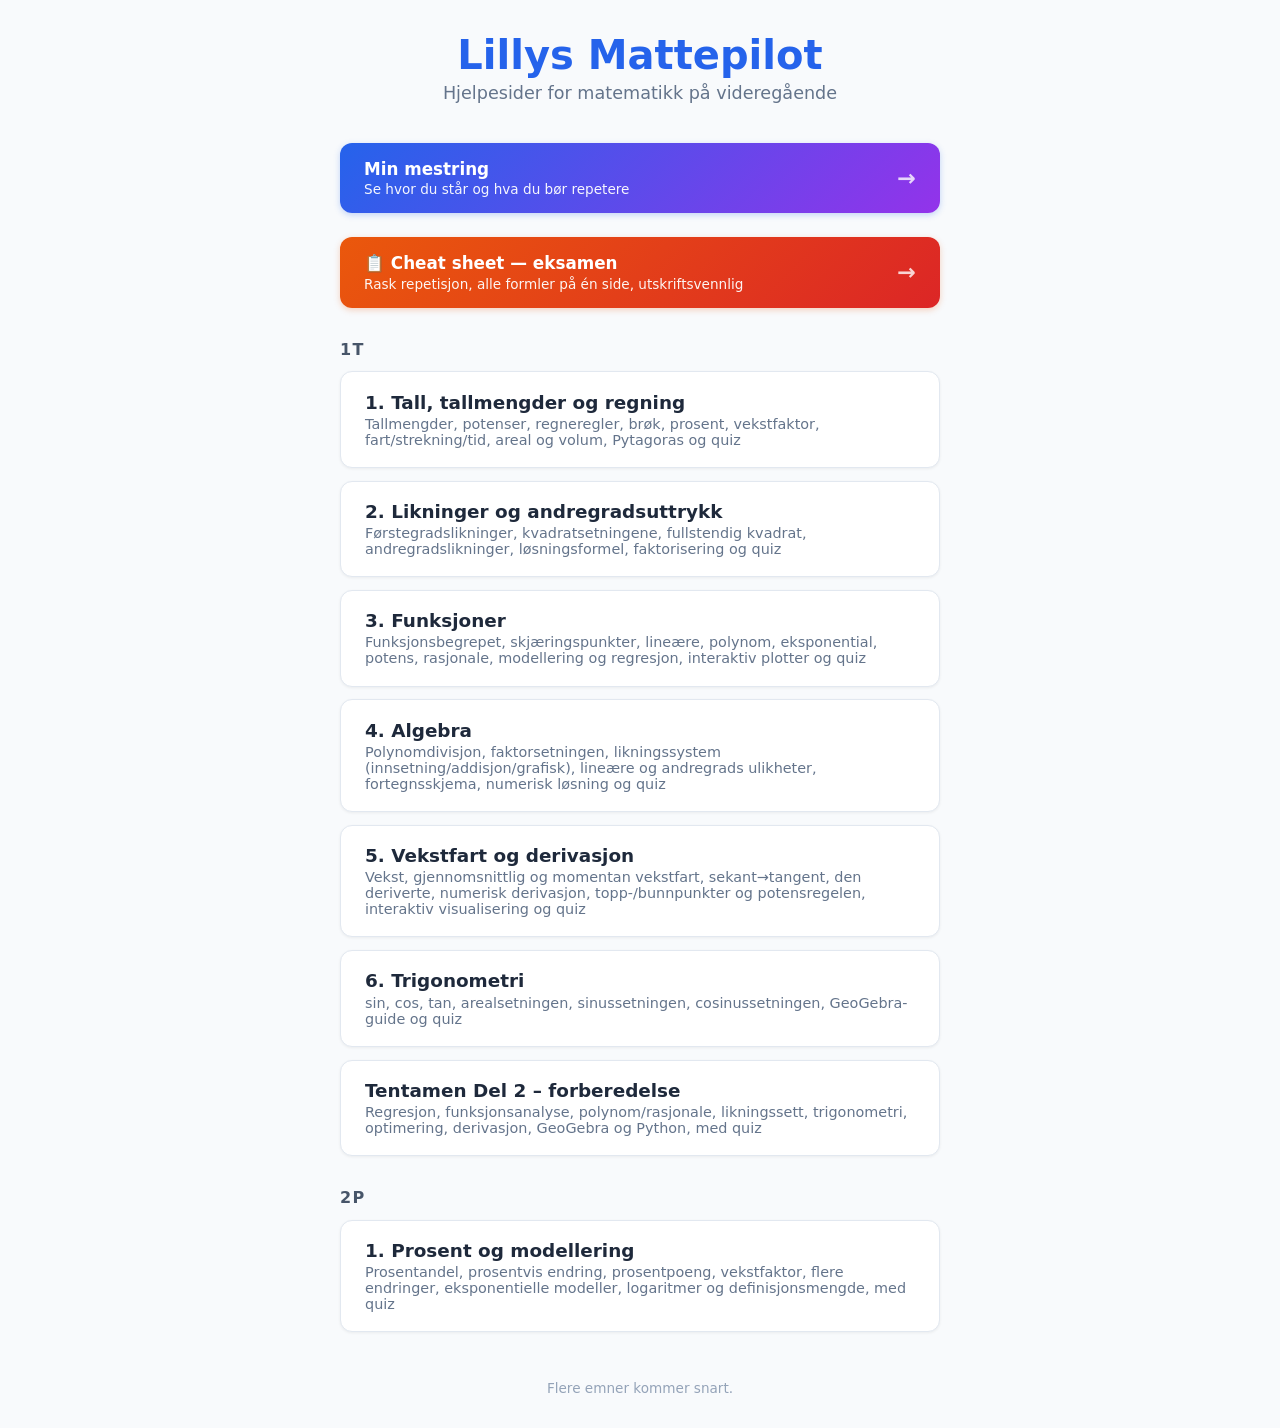
<file: index.html>
<!DOCTYPE html>
<html lang="no">
<head>
<meta charset="UTF-8">
<meta name="viewport" content="width=device-width, initial-scale=1.0">
<title>Lillys Mattepilot – Hjelpesider for matte</title>
<link rel="icon" href="data:image/svg+xml,<svg xmlns='http://www.w3.org/2000/svg' viewBox='0 0 100 100'><text y='0.9em' font-size='80'>π</text></svg>">
<style>
  * { margin: 0; padding: 0; box-sizing: border-box; }
  body {
    font-family: 'Segoe UI', system-ui, -apple-system, sans-serif;
    background: #f8fafc;
    color: #1e293b;
    min-height: 100vh;
    display: flex;
    align-items: center;
    justify-content: center;
    padding: 2rem;
  }
  .container { max-width: 600px; width: 100%; text-align: center; }
  h1 { font-size: 2.5rem; color: #2563eb; margin-bottom: 0.3rem; }
  .subtitle { color: #64748b; margin-bottom: 2.5rem; font-size: 1.1rem; }
  .topic-grid { display: flex; flex-direction: column; gap: 0.8rem; }
  .course-section { margin-top: 2rem; }
  .course-heading {
    margin-bottom: 0.8rem;
    color: #475569;
    font-size: 1rem;
    font-weight: 800;
    letter-spacing: 0.08em;
    text-align: left;
    text-transform: uppercase;
  }
  .topic-link {
    display: block;
    padding: 1.2rem 1.5rem;
    background: #fff;
    border: 1px solid #e2e8f0;
    border-radius: 12px;
    text-decoration: none;
    color: #1e293b;
    font-size: 1.15rem;
    font-weight: 600;
    box-shadow: 0 1px 3px rgba(0,0,0,0.06);
    transition: all 0.2s;
    text-align: left;
  }
  .topic-link:hover {
    border-color: #2563eb;
    box-shadow: 0 4px 12px rgba(37,99,235,0.15);
    transform: translateY(-1px);
  }
  .topic-link .desc {
    font-weight: 400;
    font-size: 0.9rem;
    color: #64748b;
    margin-top: 0.2rem;
  }
  .mastery-link {
    display: block;
    padding: 1rem 1.5rem;
    background: linear-gradient(135deg, #2563eb 0%, #9333ea 100%);
    border-radius: 12px;
    text-decoration: none;
    color: #fff;
    font-size: 1.05rem;
    font-weight: 600;
    box-shadow: 0 2px 6px rgba(37,99,235,0.25);
    transition: all 0.2s;
    text-align: left;
    margin-bottom: 1.5rem;
    display: flex;
    justify-content: space-between;
    align-items: center;
    gap: 1rem;
  }
  .mastery-link:hover {
    box-shadow: 0 6px 16px rgba(37,99,235,0.35);
    transform: translateY(-1px);
  }
  .mastery-link .arrow { font-size: 1.4rem; opacity: 0.8; }
  .mastery-link .desc {
    font-weight: 400;
    font-size: 0.85rem;
    opacity: 0.95;
    margin-top: 0.15rem;
  }
  .cheatsheet-link {
    display: flex;
    justify-content: space-between;
    align-items: center;
    gap: 1rem;
    padding: 1rem 1.5rem;
    background: linear-gradient(135deg, #ea580c 0%, #dc2626 100%);
    border-radius: 12px;
    text-decoration: none;
    color: #fff;
    font-size: 1.05rem;
    font-weight: 600;
    box-shadow: 0 2px 6px rgba(234,88,12,0.25);
    transition: all 0.2s;
    text-align: left;
    margin-bottom: 1.5rem;
  }
  .cheatsheet-link:hover {
    box-shadow: 0 6px 16px rgba(234,88,12,0.35);
    transform: translateY(-1px);
  }
  .cheatsheet-link .arrow { font-size: 1.4rem; opacity: 0.8; }
  .cheatsheet-link .desc {
    font-weight: 400;
    font-size: 0.85rem;
    opacity: 0.95;
    margin-top: 0.15rem;
  }
  footer {
    margin-top: 3rem;
    font-size: 0.85rem;
    color: #94a3b8;
  }
</style>
</head>
<body>
<div class="container">
  <h1>Lillys Mattepilot</h1>
  <p class="subtitle">Hjelpesider for matematikk på videregående</p>

  <a href="mestring.html" class="mastery-link">
    <span>
      Min mestring
      <div class="desc">Se hvor du står og hva du bør repetere</div>
    </span>
    <span class="arrow">→</span>
  </a>

  <a href="cheatsheet/" class="cheatsheet-link">
    <span>
      📋 Cheat sheet — eksamen
      <div class="desc">Rask repetisjon, alle formler på én side, utskriftsvennlig</div>
    </span>
    <span class="arrow">→</span>
  </a>

  <div class="course-section">
    <h2 class="course-heading">1T</h2>
    <div class="topic-grid">
      <a href="tall-og-regning.html" class="topic-link">
        1. Tall, tallmengder og regning
        <div class="desc">Tallmengder, potenser, regneregler, brøk, prosent, vekstfaktor, fart/strekning/tid, areal og volum, Pytagoras og quiz</div>
      </a>
      <a href="ligninger.html" class="topic-link">
        2. Likninger og andregradsuttrykk
        <div class="desc">Førstegradslikninger, kvadratsetningene, fullstendig kvadrat, andregradslikninger, løsningsformel, faktorisering og quiz</div>
      </a>
      <a href="funksjoner.html" class="topic-link">
        3. Funksjoner
        <div class="desc">Funksjonsbegrepet, skjæringspunkter, lineære, polynom, eksponential, potens, rasjonale, modellering og regresjon, interaktiv plotter og quiz</div>
      </a>
      <a href="algebra.html" class="topic-link">
        4. Algebra
        <div class="desc">Polynomdivisjon, faktorsetningen, likningssystem (innsetning/addisjon/grafisk), lineære og andregrads ulikheter, fortegnsskjema, numerisk løsning og quiz</div>
      </a>
      <a href="derivasjon.html" class="topic-link">
        5. Vekstfart og derivasjon
        <div class="desc">Vekst, gjennomsnittlig og momentan vekstfart, sekant→tangent, den deriverte, numerisk derivasjon, topp-/bunnpunkter og potensregelen, interaktiv visualisering og quiz</div>
      </a>
      <a href="trigonometri.html" class="topic-link">
        6. Trigonometri
        <div class="desc">sin, cos, tan, arealsetningen, sinussetningen, cosinussetningen, GeoGebra-guide og quiz</div>
      </a>
      <a href="tentamen-del2.html" class="topic-link">
        Tentamen Del 2 – forberedelse
        <div class="desc">Regresjon, funksjonsanalyse, polynom/rasjonale, likningssett, trigonometri, optimering, derivasjon, GeoGebra og Python, med quiz</div>
      </a>
    </div>
  </div>

  <div class="course-section">
    <h2 class="course-heading">2P</h2>
    <div class="topic-grid">
      <a href="prosent-2p.html" class="topic-link">
        1. Prosent og modellering
        <div class="desc">Prosentandel, prosentvis endring, prosentpoeng, vekstfaktor, flere endringer, eksponentielle modeller, logaritmer og definisjonsmengde, med quiz</div>
      </a>
    </div>
  </div>
  <footer>Flere emner kommer snart.</footer>
</div>
</body>
</html>
</file>
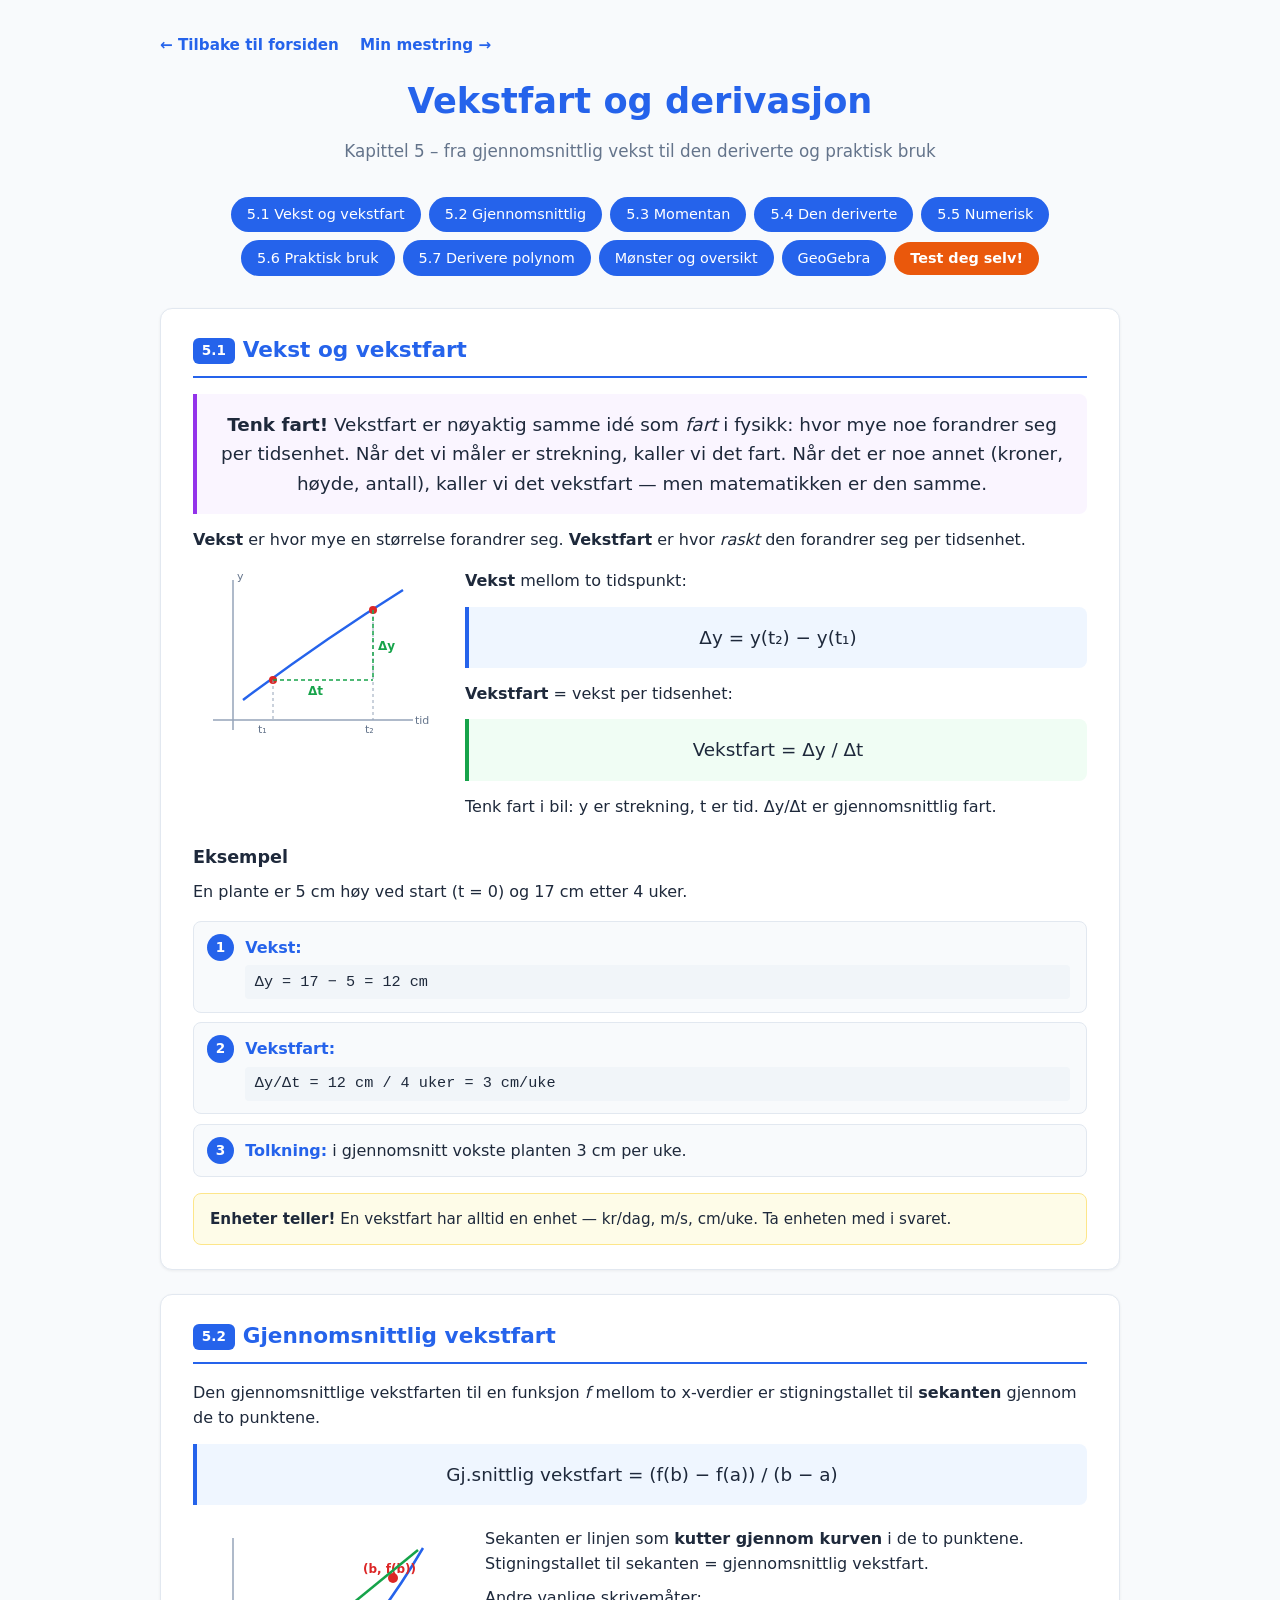
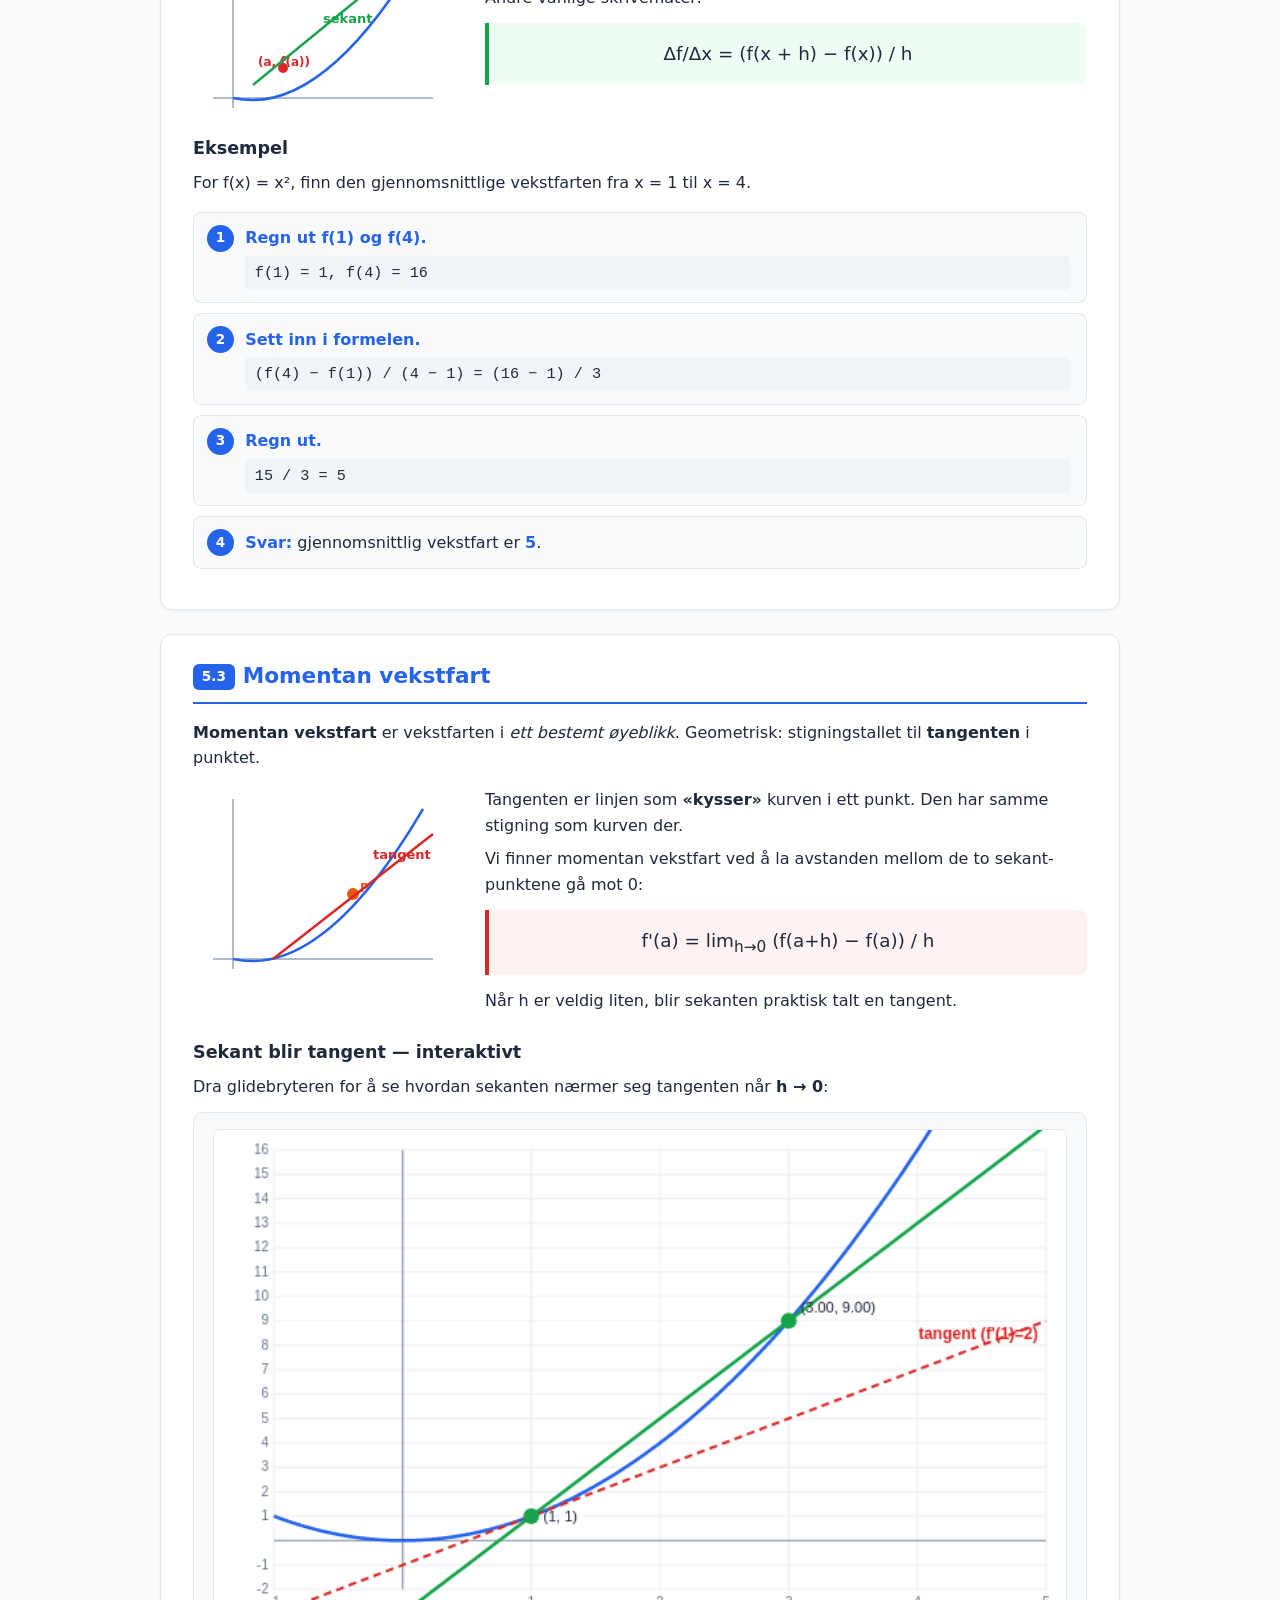
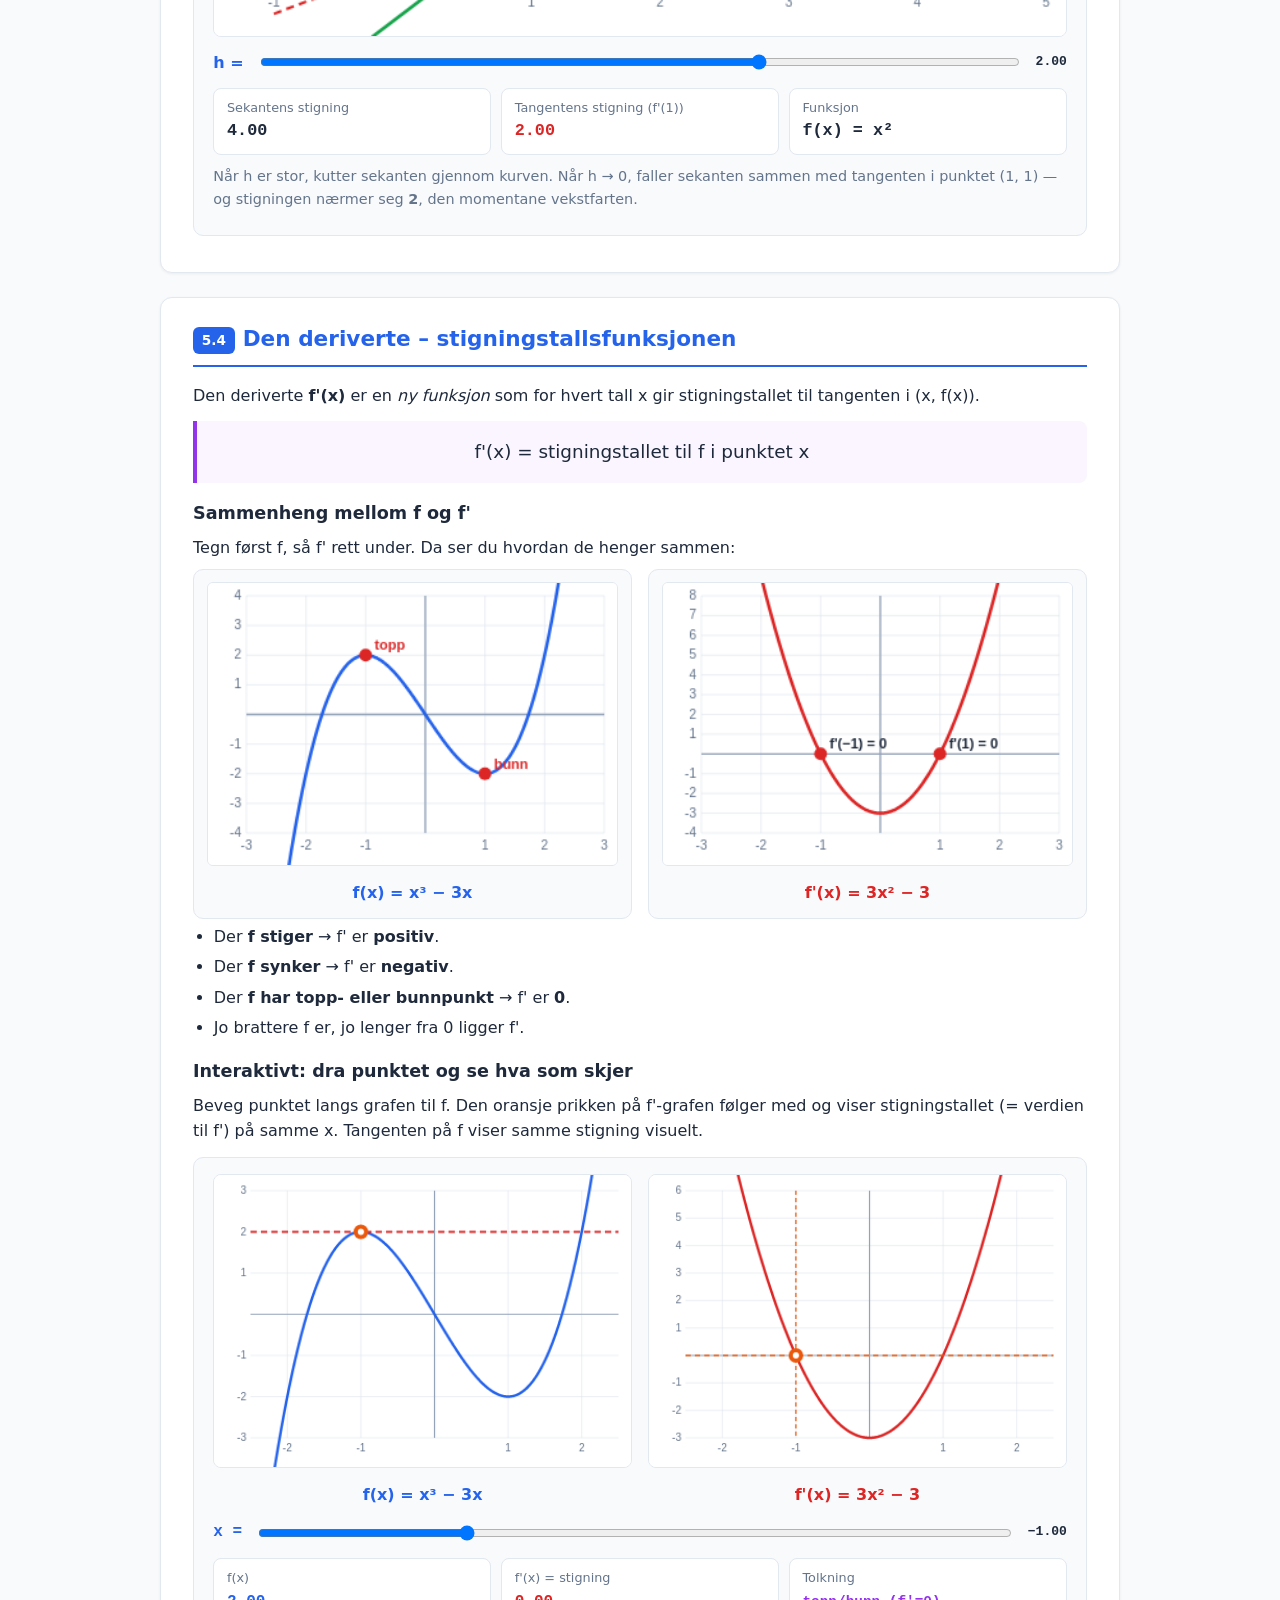
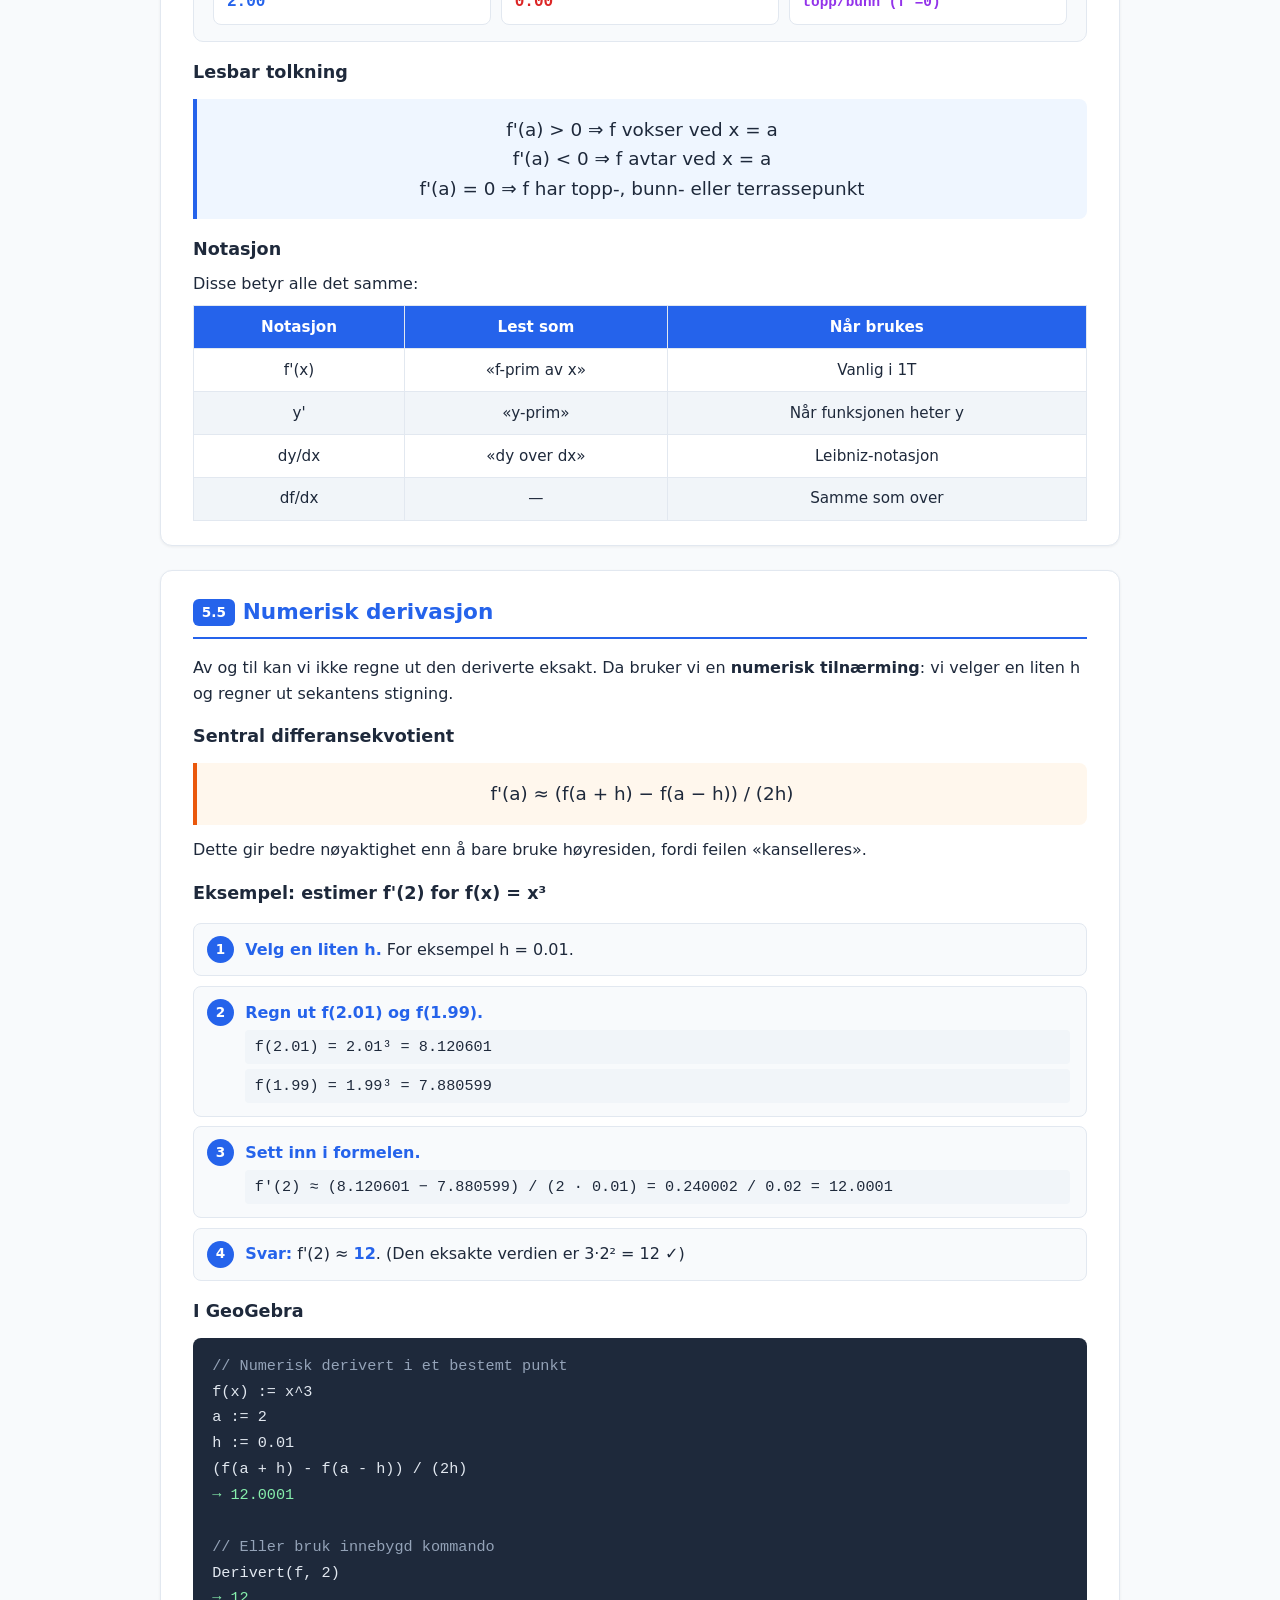
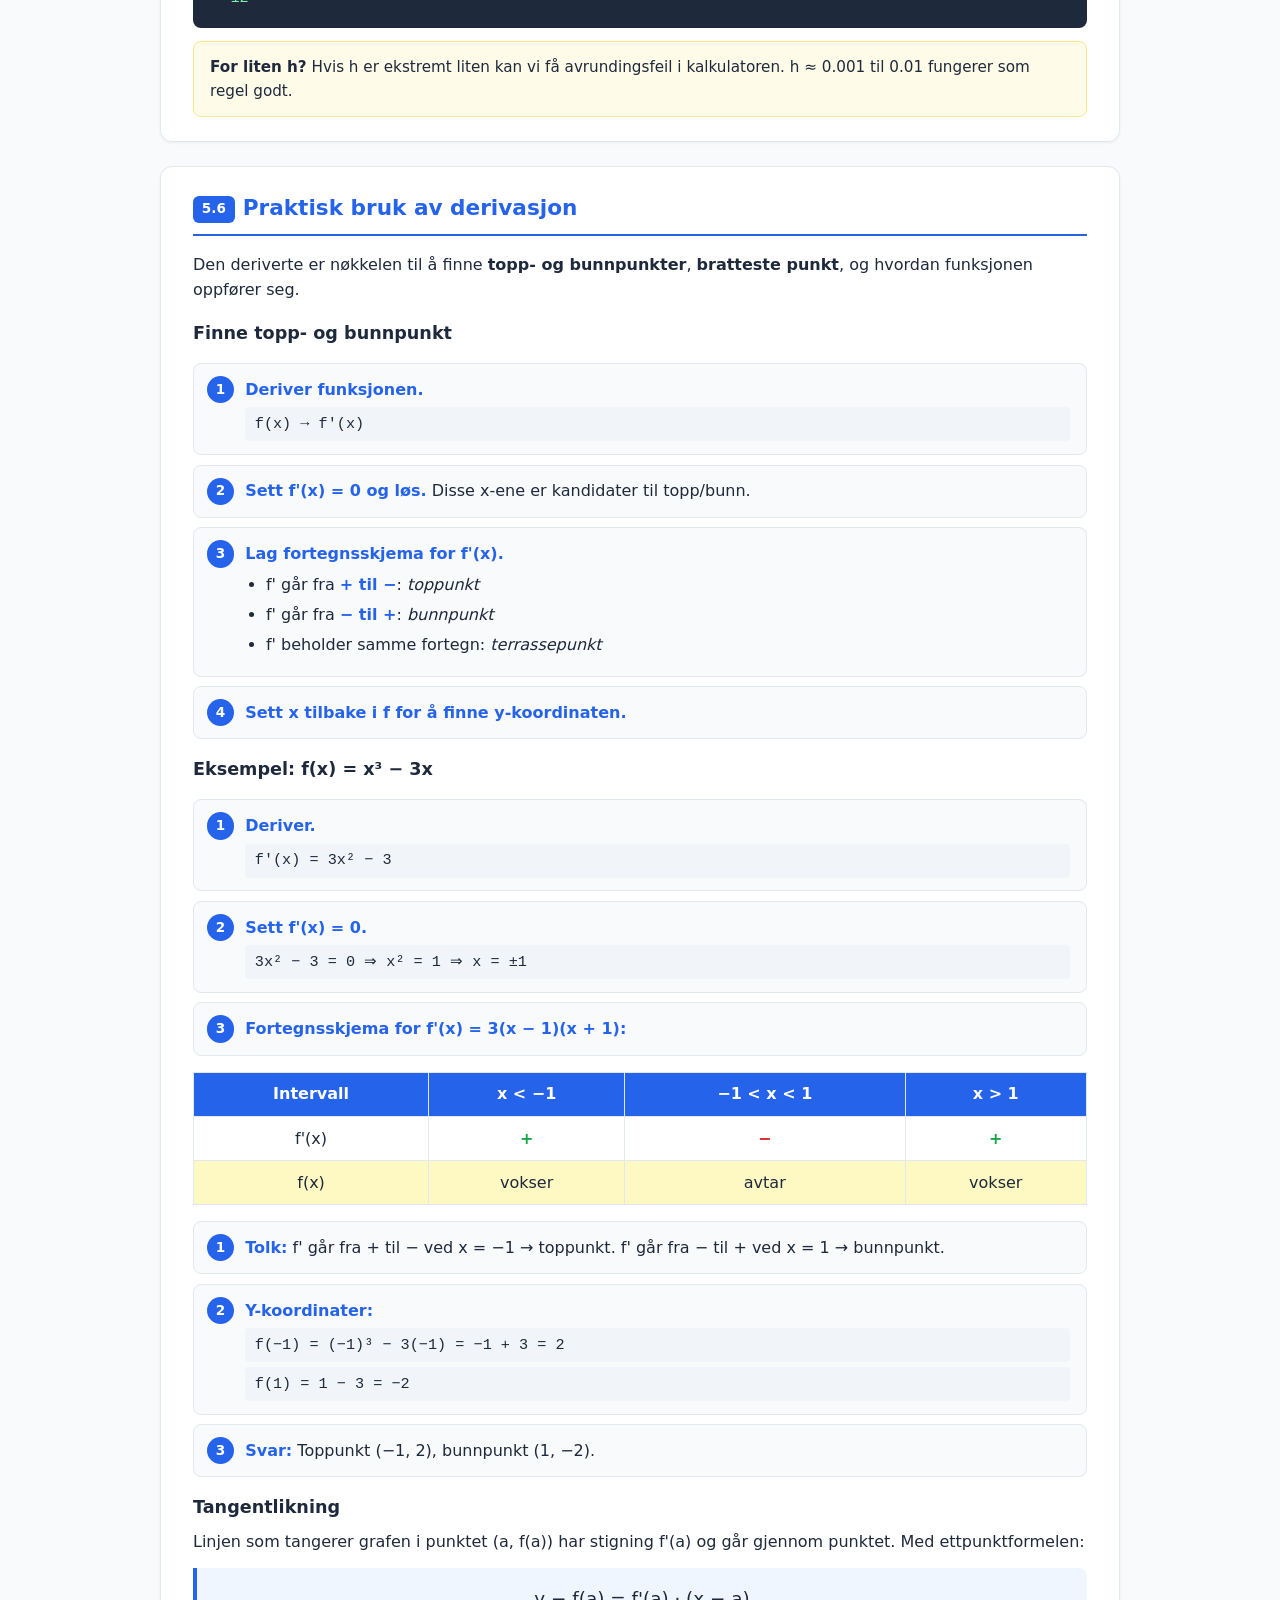
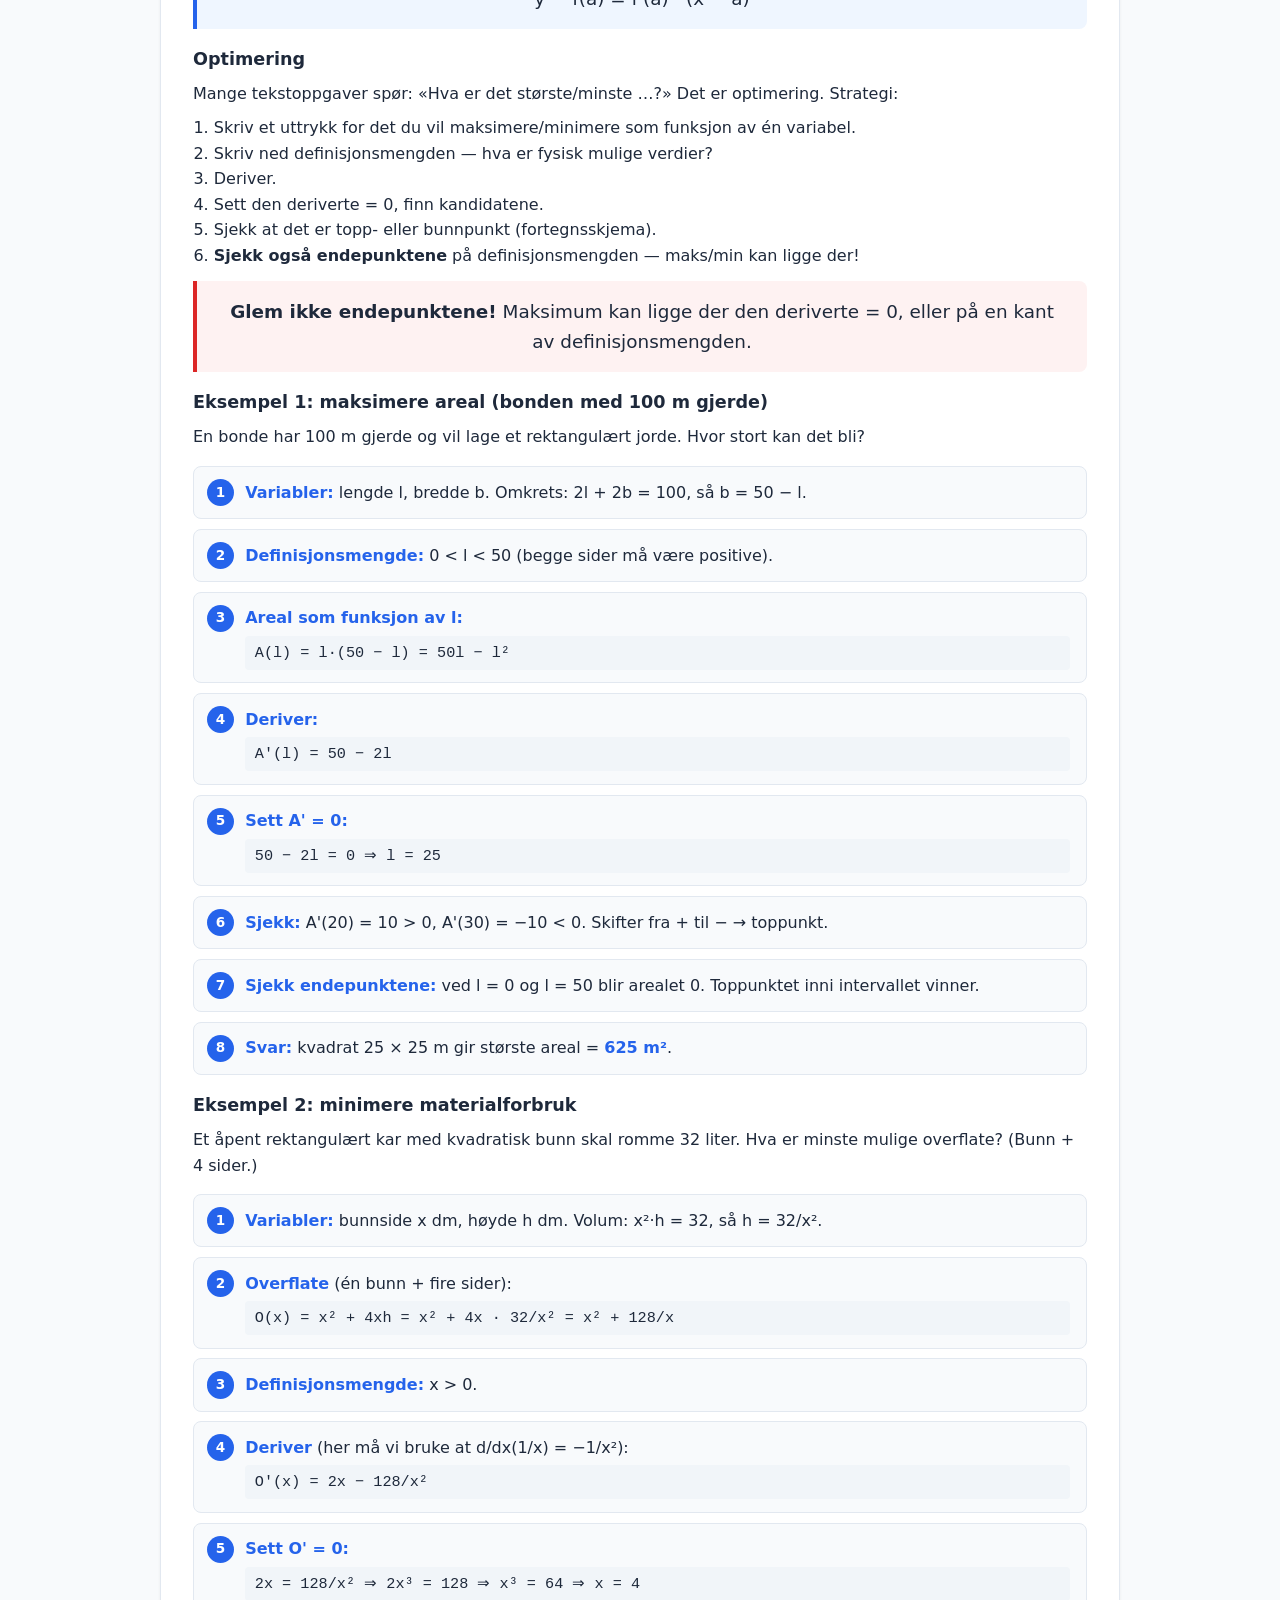
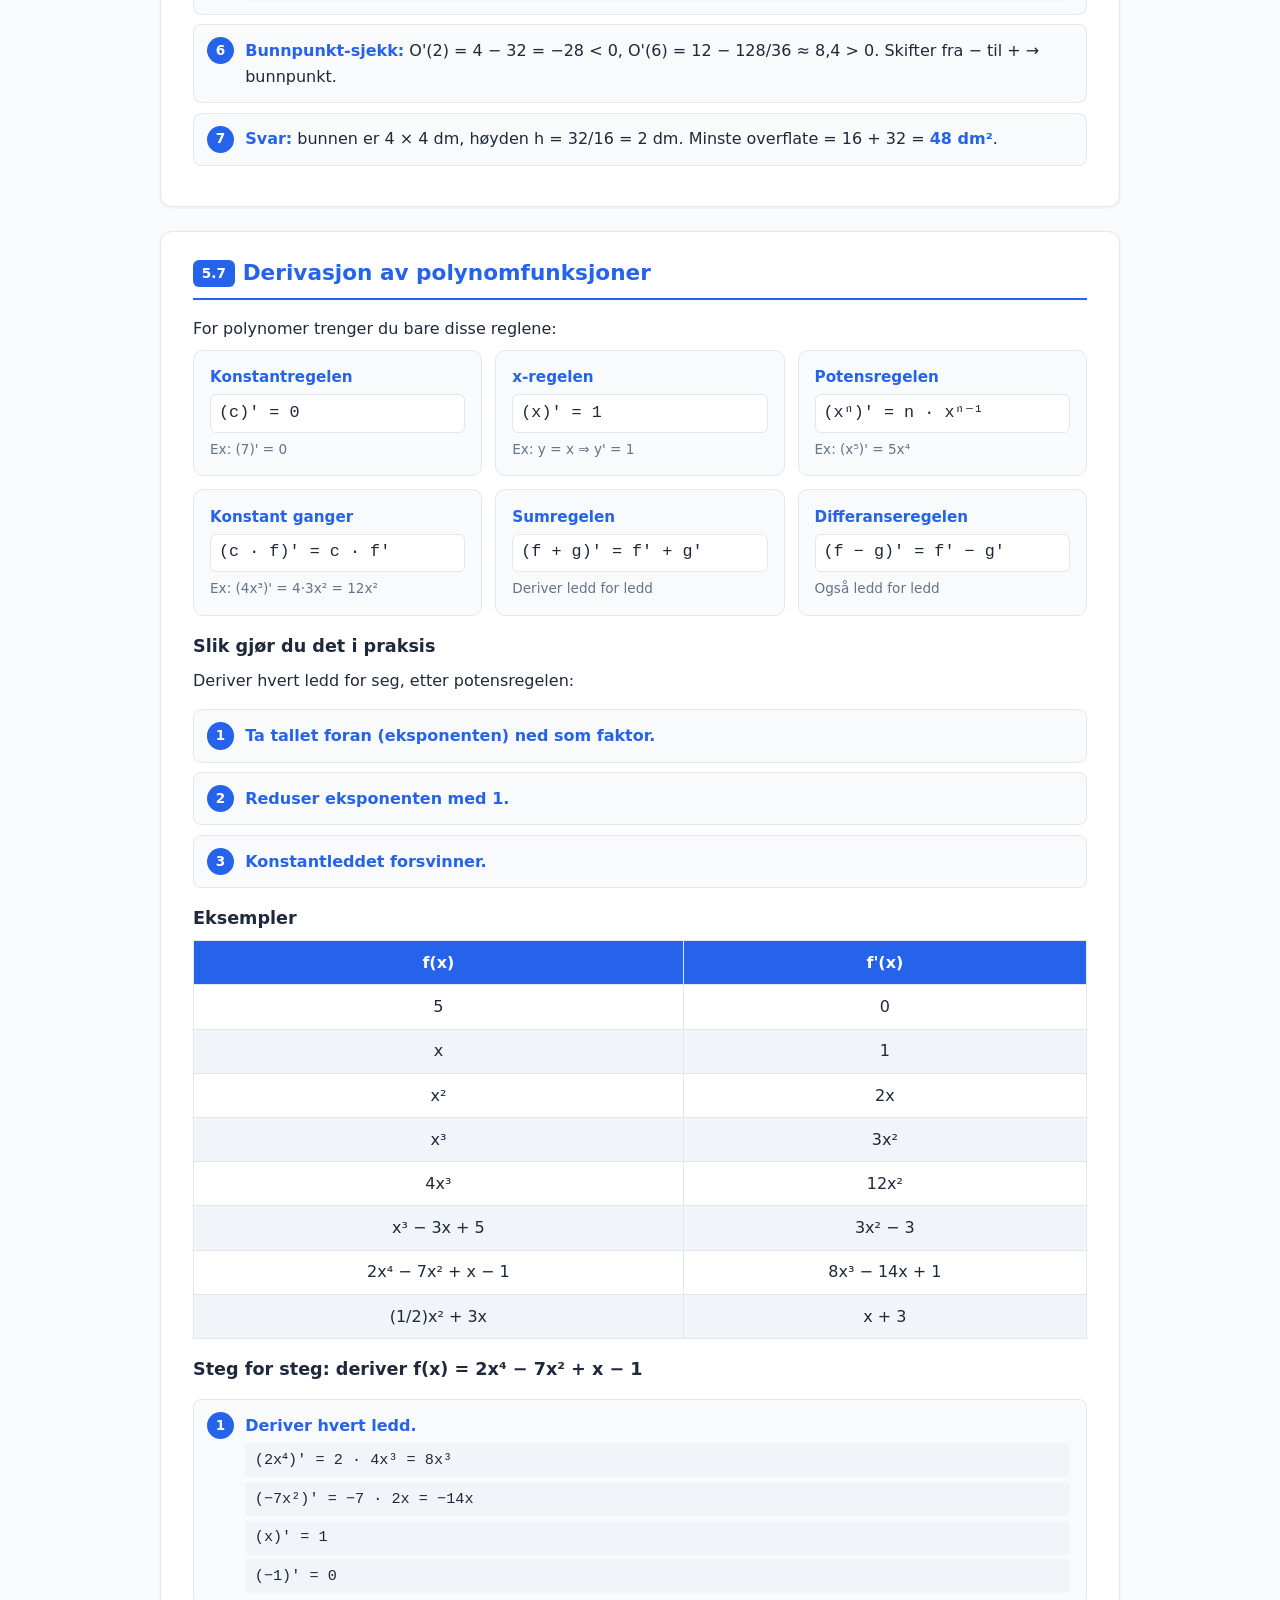
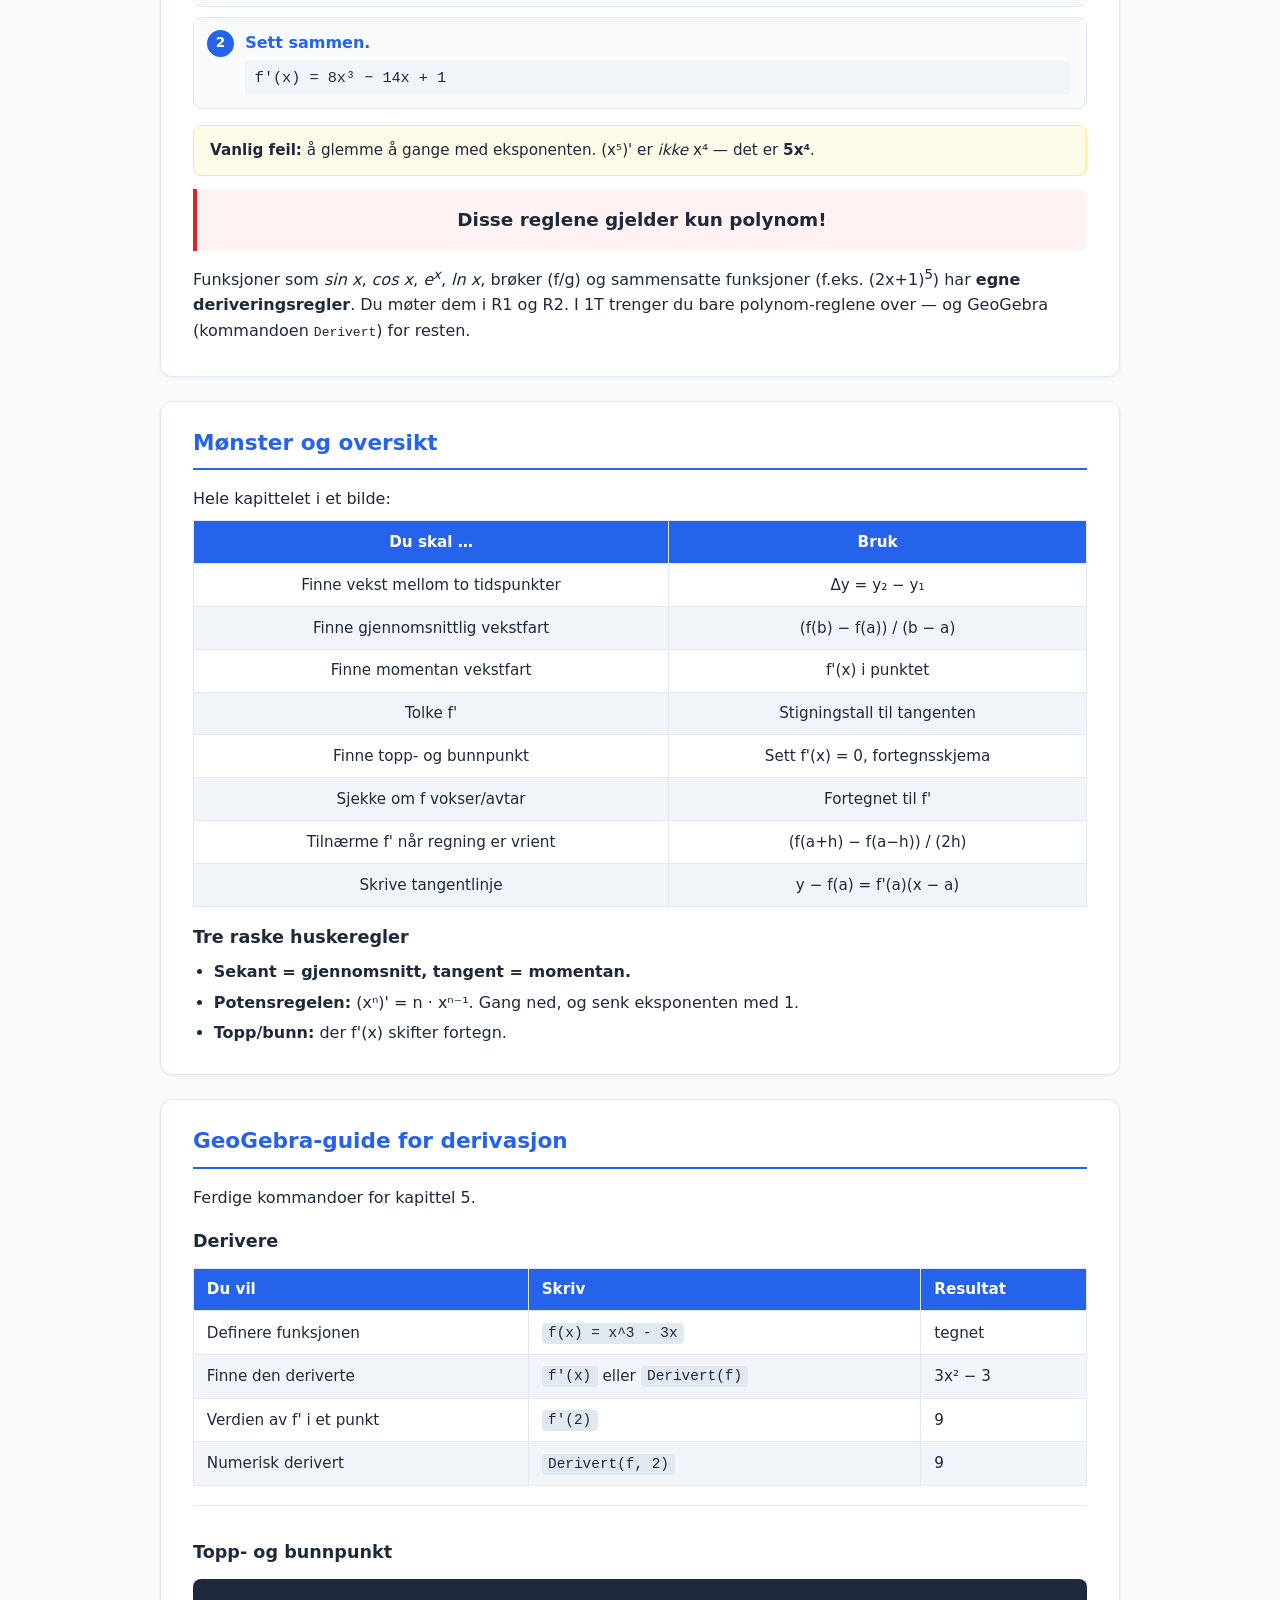
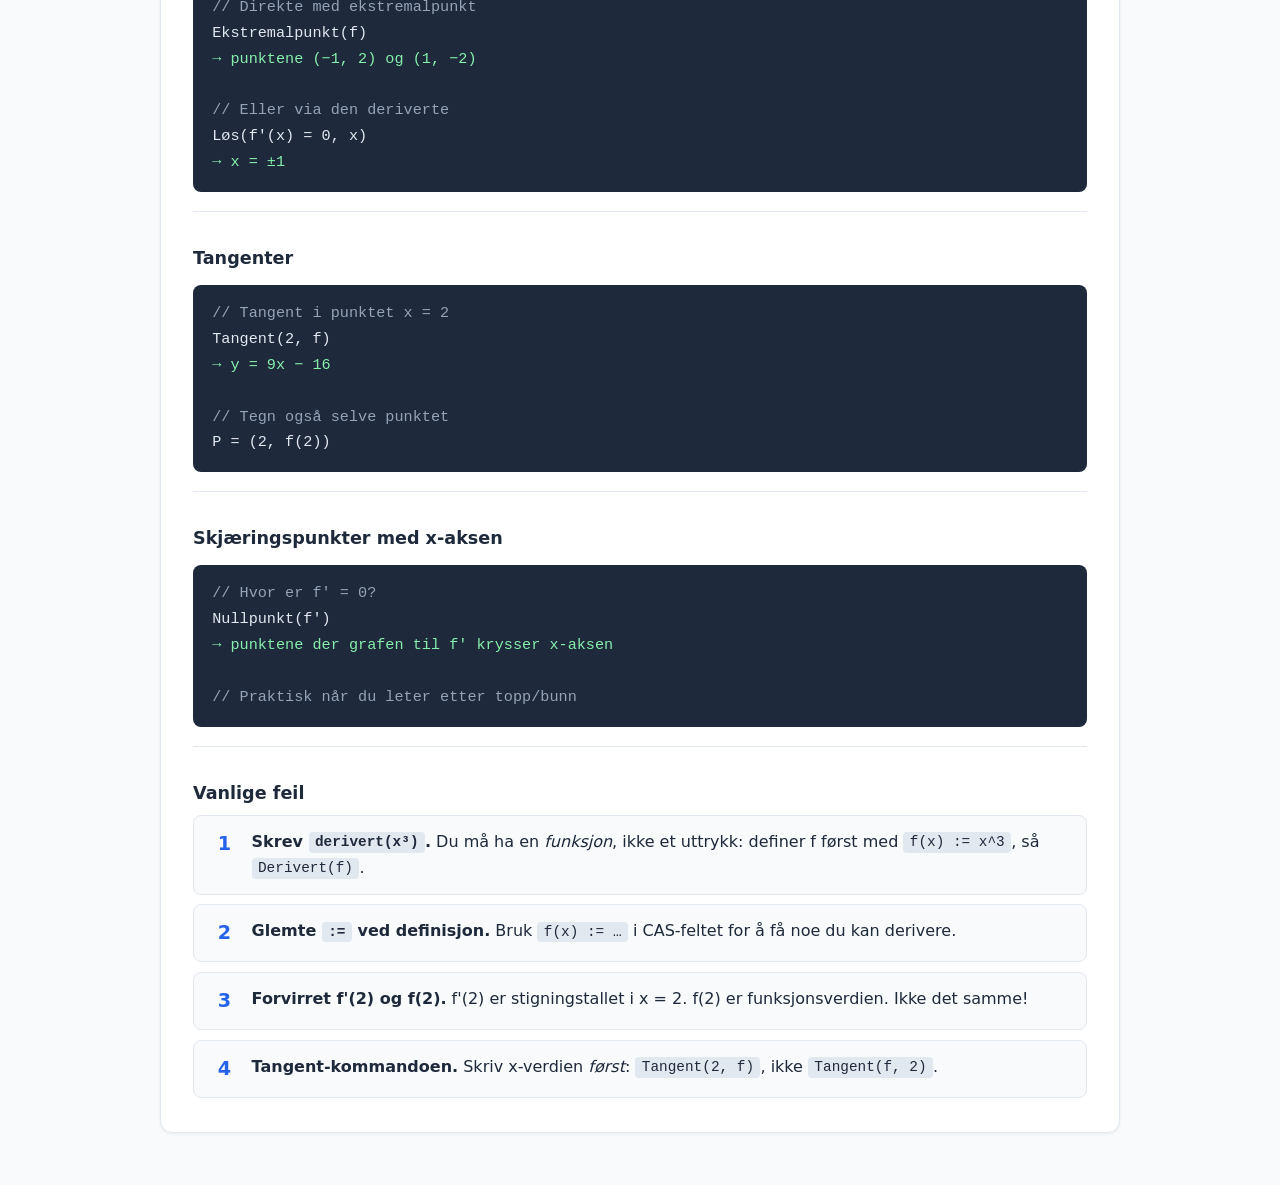
<file: derivasjon.html>
<!DOCTYPE html>
<html lang="no">
<head>
<meta charset="UTF-8">
<meta name="viewport" content="width=device-width, initial-scale=1.0">
<title>Vekstfart og derivasjon – Hjelpeside</title>
<link rel="icon" href="data:image/svg+xml,<svg xmlns='http://www.w3.org/2000/svg' viewBox='0 0 100 100'><text y='0.9em' font-size='80'>π</text></svg>">
<style>
  :root {
    --blue: #2563eb;
    --red: #dc2626;
    --green: #16a34a;
    --orange: #ea580c;
    --purple: #9333ea;
    --bg: #f8fafc;
    --card: #ffffff;
    --text: #1e293b;
    --muted: #64748b;
    --border: #e2e8f0;
  }
  * { margin: 0; padding: 0; box-sizing: border-box; }
  body {
    font-family: 'Segoe UI', system-ui, -apple-system, sans-serif;
    background: var(--bg);
    color: var(--text);
    line-height: 1.6;
    padding: 2rem 1rem;
  }
  .container { max-width: 960px; margin: 0 auto; }
  h1 {
    text-align: center;
    font-size: 2.2rem;
    margin-bottom: 0.3rem;
    color: var(--blue);
  }
  .subtitle {
    text-align: center;
    color: var(--muted);
    margin-bottom: 2rem;
    font-size: 1.05rem;
  }
  .card {
    background: var(--card);
    border-radius: 12px;
    padding: 1.5rem 2rem;
    margin-bottom: 1.5rem;
    border: 1px solid var(--border);
    box-shadow: 0 1px 3px rgba(0,0,0,0.06);
  }
  .card h2 {
    font-size: 1.35rem;
    margin-bottom: 1rem;
    padding-bottom: 0.5rem;
    border-bottom: 2px solid var(--blue);
    color: var(--blue);
  }
  .card h3 {
    font-size: 1.1rem;
    margin: 1rem 0 0.5rem;
    color: var(--text);
  }
  .section-num {
    display: inline-block;
    background: var(--blue);
    color: #fff;
    font-size: 0.85rem;
    padding: 0.15rem 0.55rem;
    border-radius: 6px;
    margin-right: 0.5rem;
    vertical-align: middle;
    font-weight: 700;
  }

  table.value-table {
    width: 100%;
    border-collapse: collapse;
    text-align: center;
    font-size: 1.05rem;
  }
  table.value-table th, table.value-table td {
    padding: 0.55rem 0.7rem;
    border: 1px solid var(--border);
  }
  table.value-table thead th {
    background: var(--blue);
    color: #fff;
    font-weight: 600;
  }
  table.value-table tbody tr:nth-child(even) { background: #f1f5f9; }

  .formula-box {
    background: #eff6ff;
    border-left: 4px solid var(--blue);
    padding: 1rem 1.2rem;
    border-radius: 0 8px 8px 0;
    margin: 0.8rem 0;
    font-size: 1.15rem;
    text-align: center;
  }
  .formula-box.red { background: #fef2f2; border-left-color: var(--red); }
  .formula-box.green { background: #f0fdf4; border-left-color: var(--green); }
  .formula-box.orange { background: #fff7ed; border-left-color: var(--orange); }
  .formula-box.purple { background: #faf5ff; border-left-color: var(--purple); }

  p { margin: 0.5rem 0; }
  ul { padding-left: 1.3rem; }
  ul li { margin: 0.3rem 0; }

  .highlight { color: var(--blue); font-weight: 600; }
  .note {
    background: #fefce8;
    border: 1px solid #fde68a;
    border-radius: 8px;
    padding: 0.8rem 1rem;
    margin-top: 0.8rem;
    font-size: 0.95rem;
  }

  .diagram-row {
    display: flex;
    gap: 2rem;
    align-items: flex-start;
    flex-wrap: wrap;
  }
  .diagram-row .text { flex: 1; min-width: 250px; }
  .diagram-row svg { flex-shrink: 0; }

  /* TOC */
  .toc {
    display: flex;
    flex-wrap: wrap;
    gap: 0.5rem;
    align-items: center;
    justify-content: center;
    margin-bottom: 2rem;
  }
  .toc a {
    background: var(--blue);
    color: #fff;
    padding: 0.4rem 1rem;
    border-radius: 20px;
    text-decoration: none;
    font-size: 0.9rem;
    transition: opacity 0.2s;
  }
  .toc a:hover { opacity: 0.8; }
  .toc .quiz-btn {
    background: var(--orange);
    color: #fff;
    padding: 0.4rem 1rem;
    border-radius: 20px;
    font-size: 0.9rem;
    line-height: 1.4;
    font-weight: 700;
    cursor: pointer;
    border: none;
    font-family: inherit;
    transition: opacity 0.2s;
  }
  .toc .quiz-btn:hover { opacity: 0.8; }

  /* Steg-for-steg */
  .steps { counter-reset: step; margin: 1rem 0; }
  .step {
    position: relative;
    padding: 0.8rem 1rem 0.8rem 3.2rem;
    margin-bottom: 0.6rem;
    background: var(--bg);
    border-radius: 8px;
    border: 1px solid var(--border);
  }
  .step::before {
    counter-increment: step;
    content: counter(step);
    position: absolute;
    left: 0.8rem;
    top: 0.75rem;
    width: 1.7rem;
    height: 1.7rem;
    background: var(--blue);
    color: #fff;
    border-radius: 50%;
    display: flex;
    align-items: center;
    justify-content: center;
    font-weight: 700;
    font-size: 0.85rem;
  }
  .step strong { color: var(--blue); }
  .step .calc {
    display: block;
    margin-top: 0.3rem;
    font-family: 'Courier New', monospace;
    background: #f1f5f9;
    padding: 0.3rem 0.6rem;
    border-radius: 4px;
    font-size: 0.95rem;
  }

  /* Eksempel-tabs */
  .example-tabs {
    display: flex;
    gap: 0.4rem;
    margin-bottom: 1rem;
    flex-wrap: wrap;
  }
  .example-tab {
    padding: 0.5rem 1.2rem;
    border: 2px solid var(--border);
    border-radius: 8px;
    background: var(--bg);
    cursor: pointer;
    font-family: inherit;
    font-size: 0.95rem;
    font-weight: 500;
    color: var(--text);
    transition: all 0.2s;
  }
  .example-tab:hover { border-color: var(--blue); }
  .example-tab.active {
    background: var(--blue);
    color: #fff;
    border-color: var(--blue);
  }
  .example-content { display: none; }
  .example-content.active { display: block; }

  /* Sekant/tangent visualizer */
  .secant-tool {
    background: var(--bg);
    border: 1px solid var(--border);
    border-radius: 10px;
    padding: 1rem 1.2rem;
    margin: 0.8rem 0;
  }
  .secant-tool canvas {
    width: 100%;
    height: auto;
    background: #fff;
    border-radius: 8px;
    border: 1px solid var(--border);
    display: block;
  }
  .secant-controls {
    display: flex;
    align-items: center;
    gap: 1rem;
    margin-top: 0.8rem;
    flex-wrap: wrap;
  }
  .secant-controls label {
    font-weight: 600;
    color: var(--blue);
  }
  .secant-controls input[type=range] {
    flex: 1;
    min-width: 200px;
  }
  .secant-readout {
    display: grid;
    grid-template-columns: repeat(auto-fit, minmax(140px, 1fr));
    gap: 0.6rem;
    margin-top: 0.8rem;
  }
  .secant-readout .item {
    background: #fff;
    border-radius: 8px;
    padding: 0.55rem 0.8rem;
    border: 1px solid var(--border);
    font-size: 0.95rem;
  }
  .secant-readout .item .label {
    font-size: 0.8rem;
    color: var(--muted);
    display: block;
  }
  .secant-readout .item .val {
    font-weight: 700;
    font-family: 'Courier New', monospace;
    font-size: 1.05rem;
  }

  /* Derivasjons-spillere */
  .derive-pair {
    display: grid;
    grid-template-columns: 1fr 1fr;
    gap: 1rem;
  }
  @media (max-width: 700px) {
    .derive-pair { grid-template-columns: 1fr; }
  }
  .derive-card {
    background: var(--bg);
    border: 1px solid var(--border);
    border-radius: 10px;
    padding: 0.8rem;
    text-align: center;
  }
  .derive-card canvas {
    width: 100%;
    height: auto;
    background: #fff;
    border: 1px solid var(--border);
    border-radius: 6px;
  }
  .derive-card .lbl {
    font-weight: 600;
    margin-top: 0.4rem;
    font-size: 1rem;
  }

  /* Sync-tool: f og f' synkronisert */
  .sync-tool {
    background: var(--bg);
    border: 1px solid var(--border);
    border-radius: 10px;
    padding: 1rem 1.2rem;
    margin: 0.8rem 0;
  }
  .sync-grid {
    display: grid;
    grid-template-columns: 1fr 1fr;
    gap: 1rem;
  }
  @media (max-width: 700px) {
    .sync-grid { grid-template-columns: 1fr; }
  }
  .sync-card { text-align: center; }
  .sync-card canvas {
    width: 100%;
    height: auto;
    background: #fff;
    border: 1px solid var(--border);
    border-radius: 8px;
    cursor: ew-resize;
  }
  .sync-label {
    font-weight: 700;
    margin-top: 0.4rem;
    font-size: 1rem;
  }
  .sync-controls {
    display: flex;
    align-items: center;
    gap: 1rem;
    margin-top: 0.8rem;
    flex-wrap: wrap;
  }
  .sync-controls label {
    font-weight: 700;
    color: var(--blue);
    font-family: 'Courier New', monospace;
  }
  .sync-controls input[type=range] {
    flex: 1;
    min-width: 200px;
  }
  .sync-readout {
    display: grid;
    grid-template-columns: repeat(auto-fit, minmax(140px, 1fr));
    gap: 0.6rem;
    margin-top: 0.8rem;
  }
  .sync-readout .item {
    background: #fff;
    border-radius: 8px;
    padding: 0.55rem 0.8rem;
    border: 1px solid var(--border);
    font-size: 0.95rem;
  }
  .sync-readout .item .label {
    font-size: 0.8rem;
    color: var(--muted);
    display: block;
  }
  .sync-readout .item .val {
    font-weight: 700;
    font-family: 'Courier New', monospace;
    font-size: 1rem;
  }

  /* Regelkort */
  .rule-grid {
    display: grid;
    grid-template-columns: repeat(auto-fit, minmax(220px, 1fr));
    gap: 0.8rem;
  }
  .rule-card {
    background: var(--bg);
    border: 1px solid var(--border);
    border-radius: 10px;
    padding: 0.9rem 1rem;
  }
  .rule-card .name {
    font-weight: 700;
    color: var(--blue);
    font-size: 0.95rem;
    margin-bottom: 0.3rem;
  }
  .rule-card .formula {
    font-family: 'Courier New', monospace;
    font-size: 1.05rem;
    background: #fff;
    border-radius: 6px;
    padding: 0.3rem 0.5rem;
    border: 1px solid var(--border);
    margin: 0.3rem 0;
  }
  .rule-card .ex {
    font-size: 0.85rem;
    color: var(--muted);
    margin-top: 0.4rem;
  }

  /* GeoGebra */
  .gb-cmd-table {
    width: 100%;
    border-collapse: collapse;
    font-size: 0.95rem;
    margin: 0.8rem 0;
  }
  .gb-cmd-table th, .gb-cmd-table td {
    padding: 0.55rem 0.8rem;
    border: 1px solid var(--border);
    text-align: left;
  }
  .gb-cmd-table thead th {
    background: var(--blue);
    color: #fff;
    font-weight: 600;
  }
  .gb-cmd-table tbody tr:nth-child(even) { background: #f1f5f9; }
  .gb-cmd-table code {
    background: #e2e8f0;
    padding: 0.15rem 0.4rem;
    border-radius: 4px;
    font-size: 0.9rem;
  }
  .gb-example {
    background: #1e293b;
    color: #e2e8f0;
    border-radius: 8px;
    padding: 1rem 1.2rem;
    margin: 0.8rem 0;
    font-family: 'Courier New', monospace;
    font-size: 0.95rem;
    line-height: 1.7;
    overflow-x: auto;
  }
  .gb-example .comment { color: #94a3b8; }
  .gb-example .result { color: #86efac; }
  .gb-section {
    margin-top: 1.2rem;
    padding-top: 1rem;
    border-top: 1px solid var(--border);
  }
  .gb-section:first-of-type { margin-top: 0.5rem; border-top: none; padding-top: 0; }

  .calc-tip {
    display: flex;
    align-items: flex-start;
    gap: 0.8rem;
    padding: 0.8rem 1rem;
    background: var(--bg);
    border-radius: 8px;
    border: 1px solid var(--border);
    margin-bottom: 0.6rem;
  }
  .calc-tip .icon {
    font-size: 1.2rem;
    flex-shrink: 0;
    width: 1.8rem;
    text-align: center;
    font-weight: 700;
    color: var(--blue);
  }
  .calc-tip code {
    background: #e2e8f0;
    padding: 0.15rem 0.4rem;
    border-radius: 4px;
    font-size: 0.9rem;
  }

  /* Fortegnsskjema */
  .fortegn {
    width: 100%;
    border-collapse: collapse;
    font-size: 1rem;
    margin: 0.8rem 0;
    text-align: center;
  }
  .fortegn th, .fortegn td {
    padding: 0.55rem 0.7rem;
    border: 1px solid var(--border);
  }
  .fortegn thead th {
    background: var(--blue);
    color: #fff;
  }

  /* Quiz overlay */
  .quiz-overlay {
    display: none;
    position: fixed;
    inset: 0;
    background: rgba(15,23,42,0.6);
    backdrop-filter: blur(4px);
    z-index: 1000;
    justify-content: center;
    align-items: center;
    padding: 1rem;
  }
  .quiz-overlay.open { display: flex; }
  .quiz-modal {
    background: var(--card);
    border-radius: 16px;
    width: 100%;
    max-width: 560px;
    max-height: 90vh;
    overflow-y: auto;
    padding: 2rem;
    box-shadow: 0 20px 60px rgba(0,0,0,0.3);
    position: relative;
    animation: slideUp 0.3s ease;
  }
  @keyframes slideUp {
    from { transform: translateY(30px); opacity: 0; }
    to { transform: translateY(0); opacity: 1; }
  }
  .quiz-close {
    position: absolute;
    top: 1rem;
    right: 1rem;
    background: none;
    border: none;
    font-size: 1.5rem;
    cursor: pointer;
    color: var(--muted);
    line-height: 1;
  }
  .quiz-close:hover { color: var(--text); }
  .quiz-header { text-align: center; margin-bottom: 1.5rem; }
  .quiz-header h2 { color: var(--orange); font-size: 1.5rem; margin-bottom: 0.3rem; }
  .quiz-progress { font-size: 0.9rem; color: var(--muted); }
  .quiz-progress-bar {
    height: 6px;
    background: var(--border);
    border-radius: 3px;
    margin-top: 0.5rem;
    overflow: hidden;
  }
  .quiz-progress-fill {
    height: 100%;
    background: var(--orange);
    border-radius: 3px;
    transition: width 0.4s ease;
  }
  .quiz-question {
    font-size: 1.15rem;
    font-weight: 600;
    margin-bottom: 1rem;
    line-height: 1.5;
  }
  .quiz-options { display: flex; flex-direction: column; gap: 0.6rem; }
  .quiz-option {
    display: block;
    width: 100%;
    text-align: left;
    padding: 0.85rem 1.1rem;
    border: 2px solid var(--border);
    border-radius: 10px;
    background: var(--bg);
    font-size: 1.05rem;
    cursor: pointer;
    transition: border-color 0.2s, background 0.2s;
    font-family: inherit;
    color: var(--text);
  }
  .quiz-option:hover:not(:disabled) {
    border-color: var(--blue);
    background: #eff6ff;
  }
  .quiz-option:disabled { cursor: default; }
  .quiz-option.correct {
    border-color: var(--green);
    background: #f0fdf4;
    font-weight: 600;
  }
  .quiz-option.wrong {
    border-color: var(--red);
    background: #fef2f2;
    opacity: 0.7;
  }
  .quiz-feedback {
    margin-top: 1rem;
    padding: 0.8rem 1rem;
    border-radius: 8px;
    font-size: 0.95rem;
    display: none;
  }
  .quiz-feedback.show { display: block; }
  .quiz-feedback.is-correct {
    background: #f0fdf4;
    border: 1px solid #86efac;
    color: #166534;
  }
  .quiz-feedback.is-wrong {
    background: #fef2f2;
    border: 1px solid #fca5a5;
    color: #991b1b;
  }
  .quiz-next {
    display: none;
    margin: 1.2rem auto 0;
    padding: 0.7rem 2rem;
    background: var(--blue);
    color: #fff;
    border: none;
    border-radius: 8px;
    font-size: 1rem;
    font-weight: 600;
    cursor: pointer;
    font-family: inherit;
    transition: opacity 0.2s;
  }
  .quiz-next:hover { opacity: 0.85; }
  .quiz-next.show { display: block; }
  .quiz-result { text-align: center; }
  .quiz-score {
    font-size: 3rem;
    font-weight: 800;
    color: var(--blue);
    margin: 0.5rem 0;
  }
  .quiz-score-label { color: var(--muted); font-size: 1rem; }
  .quiz-grade {
    font-size: 1.3rem;
    font-weight: 600;
    margin: 0.8rem 0;
  }
  .quiz-restart {
    margin-top: 1rem;
    padding: 0.7rem 2rem;
    background: var(--orange);
    color: #fff;
    border: none;
    border-radius: 8px;
    font-size: 1rem;
    font-weight: 600;
    cursor: pointer;
    font-family: inherit;
  }
  .quiz-restart:hover { opacity: 0.85; }

  .home-link {
    display: inline-block;
    margin-bottom: 1rem;
    color: var(--blue);
    text-decoration: none;
    font-weight: 600;
    font-size: 0.95rem;
  }
  .home-link:hover { text-decoration: underline; }
</style>
</head>
<body>
<div class="container">

<a href="index.html" class="home-link">&larr; Tilbake til forsiden</a>
<a href="mestring.html" class="home-link" style="margin-left:1rem;">Min mestring &rarr;</a>

<h1>Vekstfart og derivasjon</h1>
<p class="subtitle">Kapittel 5 – fra gjennomsnittlig vekst til den deriverte og praktisk bruk</p>

<div class="toc">
  <a href="#vekst">5.1 Vekst og vekstfart</a>
  <a href="#gjennomsnittlig">5.2 Gjennomsnittlig</a>
  <a href="#momentan">5.3 Momentan</a>
  <a href="#deriverte">5.4 Den deriverte</a>
  <a href="#numerisk">5.5 Numerisk</a>
  <a href="#praktisk">5.6 Praktisk bruk</a>
  <a href="#polynomderivasjon">5.7 Derivere polynom</a>
  <a href="#oversikt">Mønster og oversikt</a>
  <a href="#geogebra">GeoGebra</a>
  <button class="quiz-btn" onclick="openQuiz()">Test deg selv!</button>
</div>

<!-- ============ QUIZ OVERLAY ============ -->
<div class="quiz-overlay" id="quizOverlay">
  <div class="quiz-modal">
    <button class="quiz-close" onclick="closeQuiz()">&times;</button>
    <div class="quiz-header">
      <h2>Derivasjons-quiz</h2>
      <div class="quiz-progress">Spørsmål <span id="qNum">1</span> av <span id="qTotal">12</span></div>
      <div class="quiz-progress-bar"><div class="quiz-progress-fill" id="qBar" style="width:8%"></div></div>
    </div>
    <div id="quizBody">
      <div class="quiz-question" id="qText"></div>
      <div class="quiz-options" id="qOptions"></div>
      <div class="quiz-feedback" id="qFeedback"></div>
      <button class="quiz-next" id="qNext" onclick="nextQuestion()">Neste</button>
    </div>
    <div id="quizResult" class="quiz-result" style="display:none;">
      <div class="quiz-score-label">Resultat</div>
      <div class="quiz-score" id="rScore"></div>
      <div class="quiz-grade" id="rGrade"></div>
      <button class="quiz-restart" onclick="startQuiz()">Prøv igjen</button>
    </div>
  </div>
</div>

<!-- ============ 5.1 VEKST OG VEKSTFART ============ -->
<div class="card" id="vekst">
  <h2><span class="section-num">5.1</span>Vekst og vekstfart</h2>

  <div class="formula-box purple">
    <strong>Tenk fart!</strong> Vekstfart er nøyaktig samme idé som <em>fart</em> i fysikk: hvor mye noe forandrer seg per tidsenhet. Når det vi måler er strekning, kaller vi det fart. Når det er noe annet (kroner, høyde, antall), kaller vi det vekstfart — men matematikken er den samme.
  </div>

  <p><strong>Vekst</strong> er hvor mye en størrelse forandrer seg. <strong>Vekstfart</strong> er hvor <em>raskt</em> den forandrer seg per tidsenhet.</p>

  <div class="diagram-row">
    <svg viewBox="0 0 240 180" width="240">
      <line x1="20" y1="160" x2="220" y2="160" stroke="#94a3b8" stroke-width="1.5"/>
      <line x1="40" y1="20" x2="40" y2="170" stroke="#94a3b8" stroke-width="1.5"/>
      <text x="222" y="164" fill="#64748b" font-size="11">tid</text>
      <text x="44" y="20" fill="#64748b" font-size="11">y</text>
      <!-- kurve -->
      <path d="M 50,140 Q 130,80 210,30" fill="none" stroke="#2563eb" stroke-width="2.5"/>
      <!-- to punkter -->
      <circle cx="80" cy="120" r="4" fill="#dc2626"/>
      <circle cx="180" cy="50" r="4" fill="#dc2626"/>
      <line x1="80" y1="120" x2="80" y2="160" stroke="#94a3b8" stroke-width="1" stroke-dasharray="3,3"/>
      <line x1="180" y1="50" x2="180" y2="160" stroke="#94a3b8" stroke-width="1" stroke-dasharray="3,3"/>
      <text x="65" y="173" fill="#64748b" font-size="11">t₁</text>
      <text x="172" y="173" fill="#64748b" font-size="11">t₂</text>
      <!-- Δy og Δt -->
      <line x1="80" y1="120" x2="180" y2="120" stroke="#16a34a" stroke-width="1.5" stroke-dasharray="4,3"/>
      <line x1="180" y1="50" x2="180" y2="120" stroke="#16a34a" stroke-width="1.5" stroke-dasharray="4,3"/>
      <text x="115" y="135" fill="#16a34a" font-size="12" font-weight="600">Δt</text>
      <text x="185" y="90" fill="#16a34a" font-size="12" font-weight="600">Δy</text>
    </svg>
    <div class="text">
      <p><strong>Vekst</strong> mellom to tidspunkt:</p>
      <div class="formula-box">
        Δy = y(t₂) − y(t₁)
      </div>
      <p><strong>Vekstfart</strong> = vekst per tidsenhet:</p>
      <div class="formula-box green">
        Vekstfart = Δy / Δt
      </div>
      <p>Tenk fart i bil: y er strekning, t er tid. Δy/Δt er gjennomsnittlig fart.</p>
    </div>
  </div>

  <h3>Eksempel</h3>
  <p>En plante er 5 cm høy ved start (t = 0) og 17 cm etter 4 uker.</p>
  <div class="steps">
    <div class="step">
      <strong>Vekst:</strong>
      <span class="calc">Δy = 17 − 5 = 12 cm</span>
    </div>
    <div class="step">
      <strong>Vekstfart:</strong>
      <span class="calc">Δy/Δt = 12 cm / 4 uker = 3 cm/uke</span>
    </div>
    <div class="step">
      <strong>Tolkning:</strong> i gjennomsnitt vokste planten 3 cm per uke.
    </div>
  </div>

  <div class="note">
    <strong>Enheter teller!</strong> En vekstfart har alltid en enhet — kr/dag, m/s, cm/uke. Ta enheten med i svaret.
  </div>
</div>

<!-- ============ 5.2 GJENNOMSNITTLIG VEKSTFART ============ -->
<div class="card" id="gjennomsnittlig">
  <h2><span class="section-num">5.2</span>Gjennomsnittlig vekstfart</h2>
  <p>Den gjennomsnittlige vekstfarten til en funksjon <em>f</em> mellom to x-verdier er stigningstallet til <strong>sekanten</strong> gjennom de to punktene.</p>

  <div class="formula-box">
    Gj.snittlig vekstfart = (f(b) − f(a)) / (b − a)
  </div>

  <div class="diagram-row">
    <svg viewBox="0 0 260 200" width="260">
      <line x1="20" y1="180" x2="240" y2="180" stroke="#94a3b8" stroke-width="1.5"/>
      <line x1="40" y1="20" x2="40" y2="190" stroke="#94a3b8" stroke-width="1.5"/>
      <!-- kurve f(x)=x²/8 -->
      <path d="M 40,180 Q 130,200 230,30" fill="none" stroke="#2563eb" stroke-width="2.5"/>
      <!-- to punkter -->
      <circle cx="90" cy="150" r="5" fill="#dc2626"/>
      <circle cx="200" cy="60" r="5" fill="#dc2626"/>
      <text x="65" y="148" fill="#dc2626" font-size="12" font-weight="600">(a, f(a))</text>
      <text x="170" y="55" fill="#dc2626" font-size="12" font-weight="600">(b, f(b))</text>
      <!-- sekant -->
      <line x1="60" y1="167" x2="225" y2="32" stroke="#16a34a" stroke-width="2.5"/>
      <text x="130" y="105" fill="#16a34a" font-size="13" font-weight="600">sekant</text>
    </svg>
    <div class="text">
      <p>Sekanten er linjen som <strong>kutter gjennom kurven</strong> i de to punktene. Stigningstallet til sekanten = gjennomsnittlig vekstfart.</p>
      <p>Andre vanlige skrivemåter:</p>
      <div class="formula-box green">
        Δf/Δx = (f(x + h) − f(x)) / h
      </div>
    </div>
  </div>

  <h3>Eksempel</h3>
  <p>For f(x) = x², finn den gjennomsnittlige vekstfarten fra x = 1 til x = 4.</p>
  <div class="steps">
    <div class="step">
      <strong>Regn ut f(1) og f(4).</strong>
      <span class="calc">f(1) = 1,    f(4) = 16</span>
    </div>
    <div class="step">
      <strong>Sett inn i formelen.</strong>
      <span class="calc">(f(4) − f(1)) / (4 − 1) = (16 − 1) / 3</span>
    </div>
    <div class="step">
      <strong>Regn ut.</strong>
      <span class="calc">15 / 3 = 5</span>
    </div>
    <div class="step">
      <strong>Svar:</strong> gjennomsnittlig vekstfart er <strong>5</strong>.
    </div>
  </div>
</div>

<!-- ============ 5.3 MOMENTAN VEKSTFART ============ -->
<div class="card" id="momentan">
  <h2><span class="section-num">5.3</span>Momentan vekstfart</h2>
  <p><strong>Momentan vekstfart</strong> er vekstfarten i <em>ett bestemt øyeblikk</em>. Geometrisk: stigningstallet til <strong>tangenten</strong> i punktet.</p>

  <div class="diagram-row">
    <svg viewBox="0 0 260 200" width="260">
      <line x1="20" y1="180" x2="240" y2="180" stroke="#94a3b8" stroke-width="1.5"/>
      <line x1="40" y1="20" x2="40" y2="190" stroke="#94a3b8" stroke-width="1.5"/>
      <!-- kurve -->
      <path d="M 40,180 Q 130,200 230,30" fill="none" stroke="#2563eb" stroke-width="2.5"/>
      <!-- punkt -->
      <circle cx="160" cy="115" r="6" fill="#ea580c"/>
      <text x="167" y="113" fill="#ea580c" font-size="12" font-weight="600">P</text>
      <!-- tangent -->
      <line x1="80" y1="180" x2="240" y2="55" stroke="#dc2626" stroke-width="2.5"/>
      <text x="180" y="80" fill="#dc2626" font-size="13" font-weight="600">tangent</text>
    </svg>
    <div class="text">
      <p>Tangenten er linjen som <strong>«kysser»</strong> kurven i ett punkt. Den har samme stigning som kurven der.</p>
      <p>Vi finner momentan vekstfart ved å la avstanden mellom de to sekant-punktene gå mot 0:</p>
      <div class="formula-box red">
        f'(a) = lim<sub>h→0</sub> (f(a+h) − f(a)) / h
      </div>
      <p>Når h er veldig liten, blir sekanten praktisk talt en tangent.</p>
    </div>
  </div>

  <h3>Sekant blir tangent — interaktivt</h3>
  <p>Dra glidebryteren for å se hvordan sekanten nærmer seg tangenten når <strong>h → 0</strong>:</p>

  <div class="secant-tool">
    <canvas id="secantCanvas" width="640" height="380"></canvas>
    <div class="secant-controls">
      <label for="hSlider">h =</label>
      <input type="range" id="hSlider" min="0.05" max="3" step="0.05" value="2">
      <span id="hVal" style="font-family:monospace;font-weight:700;">2.00</span>
    </div>
    <div class="secant-readout">
      <div class="item"><span class="label">Sekantens stigning</span><span class="val" id="secSlope">—</span></div>
      <div class="item"><span class="label">Tangentens stigning (f'(1))</span><span class="val" style="color:var(--red);">2.00</span></div>
      <div class="item"><span class="label">Funksjon</span><span class="val">f(x) = x²</span></div>
    </div>
    <p style="margin-top:0.6rem; color:var(--muted); font-size:0.9rem;">Når h er stor, kutter sekanten gjennom kurven. Når h → 0, faller sekanten sammen med tangenten i punktet (1, 1) — og stigningen nærmer seg <strong>2</strong>, den momentane vekstfarten.</p>
  </div>
</div>

<!-- ============ 5.4 DEN DERIVERTE ============ -->
<div class="card" id="deriverte">
  <h2><span class="section-num">5.4</span>Den deriverte – stigningstallsfunksjonen</h2>
  <p>Den deriverte <strong>f'(x)</strong> er en <em>ny funksjon</em> som for hvert tall x gir stigningstallet til tangenten i (x, f(x)).</p>

  <div class="formula-box purple">
    f'(x) = stigningstallet til f i punktet x
  </div>

  <h3>Sammenheng mellom f og f'</h3>
  <p>Tegn først f, så f' rett under. Da ser du hvordan de henger sammen:</p>

  <div class="derive-pair">
    <div class="derive-card">
      <canvas id="dvCurveF" width="320" height="220"></canvas>
      <div class="lbl" style="color:var(--blue);">f(x) = x³ − 3x</div>
    </div>
    <div class="derive-card">
      <canvas id="dvCurveFp" width="320" height="220"></canvas>
      <div class="lbl" style="color:var(--red);">f'(x) = 3x² − 3</div>
    </div>
  </div>

  <ul>
    <li>Der <strong>f stiger</strong> → f' er <strong>positiv</strong>.</li>
    <li>Der <strong>f synker</strong> → f' er <strong>negativ</strong>.</li>
    <li>Der <strong>f har topp- eller bunnpunkt</strong> → f' er <strong>0</strong>.</li>
    <li>Jo brattere f er, jo lenger fra 0 ligger f'.</li>
  </ul>

  <h3>Interaktivt: dra punktet og se hva som skjer</h3>
  <p>Beveg punktet langs grafen til f. Den oransje prikken på f'-grafen følger med og viser stigningstallet (= verdien til f') på samme x. Tangenten på f viser samme stigning visuelt.</p>
  <div class="sync-tool">
    <div class="sync-grid">
      <div class="sync-card">
        <canvas id="syncCanvasF" width="400" height="280"></canvas>
        <div class="sync-label" style="color:var(--blue);">f(x) = x³ − 3x</div>
      </div>
      <div class="sync-card">
        <canvas id="syncCanvasFp" width="400" height="280"></canvas>
        <div class="sync-label" style="color:var(--red);">f'(x) = 3x² − 3</div>
      </div>
    </div>
    <div class="sync-controls">
      <label for="syncX">x =</label>
      <input type="range" id="syncX" min="-2.2" max="2.2" step="0.05" value="-1">
      <span id="syncXVal" style="font-family:monospace;font-weight:700;">−1.00</span>
    </div>
    <div class="sync-readout">
      <div class="item"><span class="label">f(x)</span><span class="val" id="syncFVal" style="color:var(--blue);">2.00</span></div>
      <div class="item"><span class="label">f'(x) = stigning</span><span class="val" id="syncFpVal" style="color:var(--red);">0.00</span></div>
      <div class="item"><span class="label">Tolkning</span><span class="val" id="syncStatus" style="font-size:0.9rem;">topp</span></div>
    </div>
  </div>

  <h3>Lesbar tolkning</h3>
  <div class="formula-box">
    f'(a) &gt; 0 ⇒ f vokser ved x = a<br>
    f'(a) &lt; 0 ⇒ f avtar ved x = a<br>
    f'(a) = 0 ⇒ f har topp-, bunn- eller terrassepunkt
  </div>

  <h3>Notasjon</h3>
  <p>Disse betyr alle det samme:</p>
  <table class="value-table" style="font-size:0.95rem;">
    <thead><tr><th>Notasjon</th><th>Lest som</th><th>Når brukes</th></tr></thead>
    <tbody>
      <tr><td>f'(x)</td><td>«f-prim av x»</td><td>Vanlig i 1T</td></tr>
      <tr><td>y'</td><td>«y-prim»</td><td>Når funksjonen heter y</td></tr>
      <tr><td>dy/dx</td><td>«dy over dx»</td><td>Leibniz-notasjon</td></tr>
      <tr><td>df/dx</td><td>—</td><td>Samme som over</td></tr>
    </tbody>
  </table>
</div>

<!-- ============ 5.5 NUMERISK DERIVASJON ============ -->
<div class="card" id="numerisk">
  <h2><span class="section-num">5.5</span>Numerisk derivasjon</h2>
  <p>Av og til kan vi ikke regne ut den deriverte eksakt. Da bruker vi en <strong>numerisk tilnærming</strong>: vi velger en liten h og regner ut sekantens stigning.</p>

  <h3>Sentral differansekvotient</h3>
  <div class="formula-box orange">
    f'(a) ≈ (f(a + h) − f(a − h)) / (2h)
  </div>
  <p>Dette gir bedre nøyaktighet enn å bare bruke høyresiden, fordi feilen «kanselleres».</p>

  <h3>Eksempel: estimer f'(2) for f(x) = x³</h3>
  <div class="steps">
    <div class="step">
      <strong>Velg en liten h.</strong> For eksempel h = 0.01.
    </div>
    <div class="step">
      <strong>Regn ut f(2.01) og f(1.99).</strong>
      <span class="calc">f(2.01) = 2.01³ = 8.120601</span>
      <span class="calc">f(1.99) = 1.99³ = 7.880599</span>
    </div>
    <div class="step">
      <strong>Sett inn i formelen.</strong>
      <span class="calc">f'(2) ≈ (8.120601 − 7.880599) / (2 · 0.01) = 0.240002 / 0.02 = 12.0001</span>
    </div>
    <div class="step">
      <strong>Svar:</strong> f'(2) ≈ <strong>12</strong>. (Den eksakte verdien er 3·2² = 12 ✓)
    </div>
  </div>

  <h3>I GeoGebra</h3>
  <div class="gb-example">
    <span class="comment">// Numerisk derivert i et bestemt punkt</span><br>
    f(x) := x^3<br>
    a := 2<br>
    h := 0.01<br>
    (f(a + h) - f(a - h)) / (2h)<br>
    <span class="result">→ 12.0001</span><br><br>
    <span class="comment">// Eller bruk innebygd kommando</span><br>
    Derivert(f, 2)<br>
    <span class="result">→ 12</span>
  </div>

  <div class="note">
    <strong>For liten h?</strong> Hvis h er ekstremt liten kan vi få avrundingsfeil i kalkulatoren. h ≈ 0.001 til 0.01 fungerer som regel godt.
  </div>
</div>

<!-- ============ 5.6 PRAKTISK BRUK AV DERIVASJON ============ -->
<div class="card" id="praktisk">
  <h2><span class="section-num">5.6</span>Praktisk bruk av derivasjon</h2>
  <p>Den deriverte er nøkkelen til å finne <strong>topp- og bunnpunkter</strong>, <strong>bratteste punkt</strong>, og hvordan funksjonen oppfører seg.</p>

  <h3>Finne topp- og bunnpunkt</h3>
  <div class="steps">
    <div class="step">
      <strong>Deriver funksjonen.</strong>
      <span class="calc">f(x) → f'(x)</span>
    </div>
    <div class="step">
      <strong>Sett f'(x) = 0 og løs.</strong> Disse x-ene er kandidater til topp/bunn.
    </div>
    <div class="step">
      <strong>Lag fortegnsskjema for f'(x).</strong>
      <ul>
        <li>f' går fra <strong>+ til −</strong>: <em>toppunkt</em></li>
        <li>f' går fra <strong>− til +</strong>: <em>bunnpunkt</em></li>
        <li>f' beholder samme fortegn: <em>terrassepunkt</em></li>
      </ul>
    </div>
    <div class="step">
      <strong>Sett x tilbake i f for å finne y-koordinaten.</strong>
    </div>
  </div>

  <h3>Eksempel: f(x) = x³ − 3x</h3>
  <div class="steps">
    <div class="step">
      <strong>Deriver.</strong>
      <span class="calc">f'(x) = 3x² − 3</span>
    </div>
    <div class="step">
      <strong>Sett f'(x) = 0.</strong>
      <span class="calc">3x² − 3 = 0 ⇒ x² = 1 ⇒ x = ±1</span>
    </div>
    <div class="step">
      <strong>Fortegnsskjema for f'(x) = 3(x − 1)(x + 1):</strong>
    </div>
  </div>

  <table class="fortegn">
    <thead><tr><th>Intervall</th><th>x &lt; −1</th><th>−1 &lt; x &lt; 1</th><th>x &gt; 1</th></tr></thead>
    <tbody>
      <tr><td>f'(x)</td><td style="color:var(--green);"><strong>+</strong></td><td style="color:var(--red);"><strong>−</strong></td><td style="color:var(--green);"><strong>+</strong></td></tr>
      <tr style="background:#fef9c3;"><td>f(x)</td><td>vokser</td><td>avtar</td><td>vokser</td></tr>
    </tbody>
  </table>

  <div class="steps">
    <div class="step">
      <strong>Tolk:</strong> f' går fra + til − ved x = −1 → toppunkt. f' går fra − til + ved x = 1 → bunnpunkt.
    </div>
    <div class="step">
      <strong>Y-koordinater:</strong>
      <span class="calc">f(−1) = (−1)³ − 3(−1) = −1 + 3 = 2</span>
      <span class="calc">f(1) = 1 − 3 = −2</span>
    </div>
    <div class="step">
      <strong>Svar:</strong> Toppunkt (−1, 2), bunnpunkt (1, −2).
    </div>
  </div>

  <h3>Tangentlikning</h3>
  <p>Linjen som tangerer grafen i punktet (a, f(a)) har stigning f'(a) og går gjennom punktet. Med ettpunktformelen:</p>
  <div class="formula-box">
    y − f(a) = f'(a) · (x − a)
  </div>

  <h3>Optimering</h3>
  <p>Mange tekstoppgaver spør: «Hva er det største/minste …?» Det er optimering. Strategi:</p>
  <ol style="padding-left:1.3rem;">
    <li>Skriv et uttrykk for det du vil maksimere/minimere som funksjon av én variabel.</li>
    <li>Skriv ned definisjonsmengden — hva er fysisk mulige verdier?</li>
    <li>Deriver.</li>
    <li>Sett den deriverte = 0, finn kandidatene.</li>
    <li>Sjekk at det er topp- eller bunnpunkt (fortegnsskjema).</li>
    <li><strong>Sjekk også endepunktene</strong> på definisjonsmengden — maks/min kan ligge der!</li>
  </ol>

  <div class="formula-box red">
    <strong>Glem ikke endepunktene!</strong> Maksimum kan ligge der den deriverte = 0, eller på en kant av definisjonsmengden.
  </div>

  <h3>Eksempel 1: maksimere areal (bonden med 100 m gjerde)</h3>
  <p>En bonde har 100 m gjerde og vil lage et rektangulært jorde. Hvor stort kan det bli?</p>
  <div class="steps">
    <div class="step">
      <strong>Variabler:</strong> lengde l, bredde b. Omkrets: 2l + 2b = 100, så b = 50 − l.
    </div>
    <div class="step">
      <strong>Definisjonsmengde:</strong> 0 &lt; l &lt; 50 (begge sider må være positive).
    </div>
    <div class="step">
      <strong>Areal som funksjon av l:</strong>
      <span class="calc">A(l) = l·(50 − l) = 50l − l²</span>
    </div>
    <div class="step">
      <strong>Deriver:</strong>
      <span class="calc">A'(l) = 50 − 2l</span>
    </div>
    <div class="step">
      <strong>Sett A' = 0:</strong>
      <span class="calc">50 − 2l = 0 ⇒ l = 25</span>
    </div>
    <div class="step">
      <strong>Sjekk:</strong> A'(20) = 10 &gt; 0, A'(30) = −10 &lt; 0. Skifter fra + til − → toppunkt.
    </div>
    <div class="step">
      <strong>Sjekk endepunktene:</strong> ved l = 0 og l = 50 blir arealet 0. Toppunktet inni intervallet vinner.
    </div>
    <div class="step">
      <strong>Svar:</strong> kvadrat 25 × 25 m gir største areal = <strong>625 m²</strong>.
    </div>
  </div>

  <h3>Eksempel 2: minimere materialforbruk</h3>
  <p>Et åpent rektangulært kar med kvadratisk bunn skal romme 32 liter. Hva er minste mulige overflate? (Bunn + 4 sider.)</p>
  <div class="steps">
    <div class="step">
      <strong>Variabler:</strong> bunnside x dm, høyde h dm. Volum: x²·h = 32, så h = 32/x².
    </div>
    <div class="step">
      <strong>Overflate</strong> (én bunn + fire sider):
      <span class="calc">O(x) = x² + 4xh = x² + 4x · 32/x² = x² + 128/x</span>
    </div>
    <div class="step">
      <strong>Definisjonsmengde:</strong> x &gt; 0.
    </div>
    <div class="step">
      <strong>Deriver</strong> (her må vi bruke at d/dx(1/x) = −1/x²):
      <span class="calc">O'(x) = 2x − 128/x²</span>
    </div>
    <div class="step">
      <strong>Sett O' = 0:</strong>
      <span class="calc">2x = 128/x² ⇒ 2x³ = 128 ⇒ x³ = 64 ⇒ x = 4</span>
    </div>
    <div class="step">
      <strong>Bunnpunkt-sjekk:</strong> O'(2) = 4 − 32 = −28 &lt; 0, O'(6) = 12 − 128/36 ≈ 8,4 &gt; 0. Skifter fra − til + → bunnpunkt.
    </div>
    <div class="step">
      <strong>Svar:</strong> bunnen er 4 × 4 dm, høyden h = 32/16 = 2 dm. Minste overflate = 16 + 32 = <strong>48 dm²</strong>.
    </div>
  </div>
</div>

<!-- ============ 5.7 DERIVASJON AV POLYNOMFUNKSJONER ============ -->
<div class="card" id="polynomderivasjon">
  <h2><span class="section-num">5.7</span>Derivasjon av polynomfunksjoner</h2>
  <p>For polynomer trenger du bare disse reglene:</p>

  <div class="rule-grid">
    <div class="rule-card">
      <div class="name">Konstantregelen</div>
      <div class="formula">(c)' = 0</div>
      <div class="ex">Ex: (7)' = 0</div>
    </div>
    <div class="rule-card">
      <div class="name">x-regelen</div>
      <div class="formula">(x)' = 1</div>
      <div class="ex">Ex: y = x ⇒ y' = 1</div>
    </div>
    <div class="rule-card">
      <div class="name">Potensregelen</div>
      <div class="formula">(xⁿ)' = n · xⁿ⁻¹</div>
      <div class="ex">Ex: (x⁵)' = 5x⁴</div>
    </div>
    <div class="rule-card">
      <div class="name">Konstant ganger</div>
      <div class="formula">(c · f)' = c · f'</div>
      <div class="ex">Ex: (4x³)' = 4·3x² = 12x²</div>
    </div>
    <div class="rule-card">
      <div class="name">Sumregelen</div>
      <div class="formula">(f + g)' = f' + g'</div>
      <div class="ex">Deriver ledd for ledd</div>
    </div>
    <div class="rule-card">
      <div class="name">Differanseregelen</div>
      <div class="formula">(f − g)' = f' − g'</div>
      <div class="ex">Også ledd for ledd</div>
    </div>
  </div>

  <h3>Slik gjør du det i praksis</h3>
  <p>Deriver hvert ledd for seg, etter potensregelen:</p>
  <div class="steps">
    <div class="step">
      <strong>Ta tallet foran (eksponenten) ned som faktor.</strong>
    </div>
    <div class="step">
      <strong>Reduser eksponenten med 1.</strong>
    </div>
    <div class="step">
      <strong>Konstantleddet forsvinner.</strong>
    </div>
  </div>

  <h3>Eksempler</h3>
  <table class="value-table" style="font-size:1rem;">
    <thead><tr><th>f(x)</th><th>f'(x)</th></tr></thead>
    <tbody>
      <tr><td>5</td><td>0</td></tr>
      <tr><td>x</td><td>1</td></tr>
      <tr><td>x²</td><td>2x</td></tr>
      <tr><td>x³</td><td>3x²</td></tr>
      <tr><td>4x³</td><td>12x²</td></tr>
      <tr><td>x³ − 3x + 5</td><td>3x² − 3</td></tr>
      <tr><td>2x⁴ − 7x² + x − 1</td><td>8x³ − 14x + 1</td></tr>
      <tr><td>(1/2)x² + 3x</td><td>x + 3</td></tr>
    </tbody>
  </table>

  <h3>Steg for steg: deriver f(x) = 2x⁴ − 7x² + x − 1</h3>
  <div class="steps">
    <div class="step">
      <strong>Deriver hvert ledd.</strong>
      <span class="calc">(2x⁴)' = 2 · 4x³ = 8x³</span>
      <span class="calc">(−7x²)' = −7 · 2x = −14x</span>
      <span class="calc">(x)' = 1</span>
      <span class="calc">(−1)' = 0</span>
    </div>
    <div class="step">
      <strong>Sett sammen.</strong>
      <span class="calc">f'(x) = 8x³ − 14x + 1</span>
    </div>
  </div>

  <div class="note">
    <strong>Vanlig feil:</strong> å glemme å gange med eksponenten. (x⁵)' er <em>ikke</em> x⁴ — det er <strong>5x⁴</strong>.
  </div>

  <div class="formula-box red">
    <strong>Disse reglene gjelder kun polynom!</strong>
  </div>
  <p>Funksjoner som <em>sin x</em>, <em>cos x</em>, <em>e<sup>x</sup></em>, <em>ln x</em>, brøker (f/g) og sammensatte funksjoner (f.eks. (2x+1)<sup>5</sup>) har <strong>egne deriveringsregler</strong>. Du møter dem i R1 og R2. I 1T trenger du bare polynom-reglene over — og GeoGebra (kommandoen <code>Derivert</code>) for resten.</p>
</div>

<!-- ============ MØNSTER OG OVERSIKT ============ -->
<div class="card" id="oversikt">
  <h2>Mønster og oversikt</h2>
  <p>Hele kapittelet i et bilde:</p>

  <table class="value-table" style="font-size:0.95rem;">
    <thead><tr><th>Du skal …</th><th>Bruk</th></tr></thead>
    <tbody>
      <tr><td>Finne vekst mellom to tidspunkter</td><td>Δy = y₂ − y₁</td></tr>
      <tr><td>Finne gjennomsnittlig vekstfart</td><td>(f(b) − f(a)) / (b − a)</td></tr>
      <tr><td>Finne momentan vekstfart</td><td>f'(x) i punktet</td></tr>
      <tr><td>Tolke f'</td><td>Stigningstall til tangenten</td></tr>
      <tr><td>Finne topp- og bunnpunkt</td><td>Sett f'(x) = 0, fortegnsskjema</td></tr>
      <tr><td>Sjekke om f vokser/avtar</td><td>Fortegnet til f'</td></tr>
      <tr><td>Tilnærme f' når regning er vrient</td><td>(f(a+h) − f(a−h)) / (2h)</td></tr>
      <tr><td>Skrive tangentlinje</td><td>y − f(a) = f'(a)(x − a)</td></tr>
    </tbody>
  </table>

  <h3>Tre raske huskeregler</h3>
  <ul>
    <li><strong>Sekant = gjennomsnitt, tangent = momentan.</strong></li>
    <li><strong>Potensregelen:</strong> (xⁿ)' = n · xⁿ⁻¹. Gang ned, og senk eksponenten med 1.</li>
    <li><strong>Topp/bunn:</strong> der f'(x) skifter fortegn.</li>
  </ul>
</div>

<!-- ============ GEOGEBRA ============ -->
<div class="card" id="geogebra">
  <h2>GeoGebra-guide for derivasjon</h2>
  <p>Ferdige kommandoer for kapittel 5.</p>

  <div class="gb-section">
    <h3>Derivere</h3>
    <table class="gb-cmd-table">
      <thead><tr><th>Du vil</th><th>Skriv</th><th>Resultat</th></tr></thead>
      <tbody>
        <tr><td>Definere funksjonen</td><td><code>f(x) = x^3 - 3x</code></td><td>tegnet</td></tr>
        <tr><td>Finne den deriverte</td><td><code>f'(x)</code> eller <code>Derivert(f)</code></td><td>3x² − 3</td></tr>
        <tr><td>Verdien av f' i et punkt</td><td><code>f'(2)</code></td><td>9</td></tr>
        <tr><td>Numerisk derivert</td><td><code>Derivert(f, 2)</code></td><td>9</td></tr>
      </tbody>
    </table>
  </div>

  <div class="gb-section">
    <h3>Topp- og bunnpunkt</h3>
    <div class="gb-example">
      <span class="comment">// Direkte med ekstremalpunkt</span><br>
      Ekstremalpunkt(f)<br>
      <span class="result">→ punktene (−1, 2) og (1, −2)</span><br><br>
      <span class="comment">// Eller via den deriverte</span><br>
      Løs(f'(x) = 0, x)<br>
      <span class="result">→ x = ±1</span>
    </div>
  </div>

  <div class="gb-section">
    <h3>Tangenter</h3>
    <div class="gb-example">
      <span class="comment">// Tangent i punktet x = 2</span><br>
      Tangent(2, f)<br>
      <span class="result">→ y = 9x − 16</span><br><br>
      <span class="comment">// Tegn også selve punktet</span><br>
      P = (2, f(2))
    </div>
  </div>

  <div class="gb-section">
    <h3>Skjæringspunkter med x-aksen</h3>
    <div class="gb-example">
      <span class="comment">// Hvor er f' = 0?</span><br>
      Nullpunkt(f')<br>
      <span class="result">→ punktene der grafen til f' krysser x-aksen</span><br><br>
      <span class="comment">// Praktisk når du leter etter topp/bunn</span>
    </div>
  </div>

  <div class="gb-section">
    <h3>Vanlige feil</h3>
    <div class="calc-tip">
      <div class="icon">1</div>
      <div>
        <strong>Skrev <code>derivert(x³)</code>.</strong> Du må ha en <em>funksjon</em>, ikke et uttrykk: definer f først med <code>f(x) := x^3</code>, så <code>Derivert(f)</code>.
      </div>
    </div>
    <div class="calc-tip">
      <div class="icon">2</div>
      <div>
        <strong>Glemte <code>:=</code> ved definisjon.</strong> Bruk <code>f(x) := …</code> i CAS-feltet for å få noe du kan derivere.
      </div>
    </div>
    <div class="calc-tip">
      <div class="icon">3</div>
      <div>
        <strong>Forvirret f'(2) og f(2).</strong> f'(2) er stigningstallet i x = 2. f(2) er funksjonsverdien. Ikke det samme!
      </div>
    </div>
    <div class="calc-tip">
      <div class="icon">4</div>
      <div>
        <strong>Tangent-kommandoen.</strong> Skriv x-verdien <em>først</em>: <code>Tangent(2, f)</code>, ikke <code>Tangent(f, 2)</code>.
      </div>
    </div>
  </div>
</div>

</div><!-- /container -->

<script src="mattepilot-progress.js"></script>
<script>
const CHAPTER_KEY = 'derivasjon';
const CHAPTER_TITLE = '5. Vekstfart og derivasjon';
// ============ Felles graf-tegner ============
function plotFunc(canvasId, fn, opts) {
  const canvas = document.getElementById(canvasId);
  if (!canvas) return null;
  const ctx = canvas.getContext('2d');
  const W = canvas.width, H = canvas.height;
  const o = Object.assign({
    xMin: -5, xMax: 5, yMin: -5, yMax: 5,
    color: '#2563eb', lineWidth: 2.5,
    showAxes: true, gridStep: 1,
    pad: { l: 30, r: 10, t: 10, b: 25 }
  }, opts || {});
  const pad = o.pad;
  const gw = W - pad.l - pad.r;
  const gh = H - pad.t - pad.b;
  const px = x => pad.l + (x - o.xMin) / (o.xMax - o.xMin) * gw;
  const py = y => pad.t + (o.yMax - y) / (o.yMax - o.yMin) * gh;

  ctx.fillStyle = '#fff';
  ctx.fillRect(0, 0, W, H);

  ctx.strokeStyle = '#e2e8f0';
  ctx.lineWidth = 0.7;
  for (let x = Math.ceil(o.xMin); x <= o.xMax; x += o.gridStep) {
    ctx.beginPath(); ctx.moveTo(px(x), pad.t); ctx.lineTo(px(x), H - pad.b); ctx.stroke();
  }
  for (let y = Math.ceil(o.yMin); y <= o.yMax; y += o.gridStep) {
    ctx.beginPath(); ctx.moveTo(pad.l, py(y)); ctx.lineTo(W - pad.r, py(y)); ctx.stroke();
  }

  if (o.showAxes) {
    ctx.strokeStyle = '#94a3b8';
    ctx.lineWidth = 1.3;
    if (o.yMin <= 0 && o.yMax >= 0) {
      ctx.beginPath(); ctx.moveTo(pad.l, py(0)); ctx.lineTo(W - pad.r, py(0)); ctx.stroke();
    }
    if (o.xMin <= 0 && o.xMax >= 0) {
      ctx.beginPath(); ctx.moveTo(px(0), pad.t); ctx.lineTo(px(0), H - pad.b); ctx.stroke();
    }
    ctx.fillStyle = '#64748b';
    ctx.font = '10px sans-serif';
    ctx.textAlign = 'center';
    for (let x = Math.ceil(o.xMin); x <= o.xMax; x += o.gridStep) {
      if (x === 0) continue;
      ctx.fillText(x, px(x), H - pad.b + 13);
    }
    ctx.textAlign = 'right';
    for (let y = Math.ceil(o.yMin); y <= o.yMax; y += o.gridStep) {
      if (y === 0) continue;
      ctx.fillText(y, pad.l - 4, py(y) + 3);
    }
  }

  if (typeof fn === 'function') {
    ctx.strokeStyle = o.color;
    ctx.lineWidth = o.lineWidth;
    ctx.beginPath();
    let started = false;
    const N = gw * 2;
    for (let i = 0; i <= N; i++) {
      const x = o.xMin + i / N * (o.xMax - o.xMin);
      let y;
      try { y = fn(x); } catch (e) { started = false; continue; }
      if (!isFinite(y) || y > o.yMax + 50 || y < o.yMin - 50) { started = false; continue; }
      const X = px(x), Y = py(y);
      if (!started) { ctx.moveTo(X, Y); started = true; }
      else ctx.lineTo(X, Y);
    }
    ctx.stroke();
  }

  return { px, py, ctx, opts: o };
}

// ============ Sekant/tangent visualizer ============
function drawSecant() {
  const canvas = document.getElementById('secantCanvas');
  const W = canvas.width, H = canvas.height;
  const opts = {
    xMin: -1, xMax: 5, yMin: -2, yMax: 16,
    color: '#2563eb', gridStep: 1,
    pad: { l: 45, r: 15, t: 15, b: 35 }
  };
  const ctx = canvas.getContext('2d');
  // tegn kurve f(x)=x²
  plotFunc('secantCanvas', x => x*x, opts);

  const pad = opts.pad;
  const gw = W - pad.l - pad.r;
  const gh = H - pad.t - pad.b;
  const px = x => pad.l + (x - opts.xMin) / (opts.xMax - opts.xMin) * gw;
  const py = y => pad.t + (opts.yMax - y) / (opts.yMax - opts.yMin) * gh;

  const a = 1;
  const h = parseFloat(document.getElementById('hSlider').value);
  document.getElementById('hVal').textContent = h.toFixed(2);

  const xa = a, ya = a*a;
  const xb = a + h, yb = (a + h)*(a + h);

  const slope = (yb - ya) / h;
  document.getElementById('secSlope').textContent = slope.toFixed(2);

  // Tangent (stigning 2)
  const tanY = x => 2*(x - 1) + 1;
  ctx.strokeStyle = '#dc2626';
  ctx.lineWidth = 2;
  ctx.setLineDash([6, 4]);
  ctx.beginPath();
  ctx.moveTo(px(opts.xMin), py(tanY(opts.xMin)));
  ctx.lineTo(px(opts.xMax), py(tanY(opts.xMax)));
  ctx.stroke();
  ctx.setLineDash([]);

  // Sekant gjennom (xa, ya) og (xb, yb)
  // Forleng linjen til kanten
  const m = slope;
  const b = ya - m * xa;
  const secY = x => m*x + b;
  ctx.strokeStyle = '#16a34a';
  ctx.lineWidth = 2.5;
  ctx.beginPath();
  ctx.moveTo(px(opts.xMin), py(secY(opts.xMin)));
  ctx.lineTo(px(opts.xMax), py(secY(opts.xMax)));
  ctx.stroke();

  // Punkter
  ctx.fillStyle = '#16a34a';
  ctx.beginPath(); ctx.arc(px(xa), py(ya), 6, 0, 2*Math.PI); ctx.fill();
  ctx.beginPath(); ctx.arc(px(xb), py(yb), 6, 0, 2*Math.PI); ctx.fill();

  // Labels
  ctx.font = 'bold 12px sans-serif';
  ctx.fillStyle = '#16a34a';
  ctx.textAlign = 'right';
  ctx.fillText('sekant', px(opts.xMax) - 6, py(secY(opts.xMax)) - 6);
  ctx.fillStyle = '#dc2626';
  ctx.fillText('tangent (f\'(1)=2)', px(opts.xMax) - 6, py(tanY(opts.xMax)) + 14);

  // Punkt-labels
  ctx.fillStyle = '#1e293b';
  ctx.font = '11px sans-serif';
  ctx.textAlign = 'left';
  ctx.fillText(`(${xa}, ${ya})`, px(xa) + 9, py(ya) + 4);
  ctx.fillText(`(${xb.toFixed(2)}, ${yb.toFixed(2)})`, px(xb) + 9, py(yb) - 6);
}
document.getElementById('hSlider').addEventListener('input', drawSecant);
drawSecant();

// ============ f og f' tegnet sammen ============
plotFunc('dvCurveF', x => x*x*x - 3*x, {
  color: '#2563eb', xMin: -3, xMax: 3, yMin: -4, yMax: 4, gridStep: 1
});
// merker topp-/bunnpunkt
(() => {
  const c = document.getElementById('dvCurveF');
  const ctx = c.getContext('2d');
  const opts = { xMin: -3, xMax: 3, yMin: -4, yMax: 4, pad: { l: 30, r: 10, t: 10, b: 25 } };
  const pad = opts.pad;
  const gw = c.width - pad.l - pad.r;
  const gh = c.height - pad.t - pad.b;
  const px = x => pad.l + (x - opts.xMin) / (opts.xMax - opts.xMin) * gw;
  const py = y => pad.t + (opts.yMax - y) / (opts.yMax - opts.yMin) * gh;
  ctx.fillStyle = '#dc2626';
  ctx.beginPath(); ctx.arc(px(-1), py(2), 5, 0, 2*Math.PI); ctx.fill();
  ctx.beginPath(); ctx.arc(px(1), py(-2), 5, 0, 2*Math.PI); ctx.fill();
  ctx.font = 'bold 11px sans-serif';
  ctx.textAlign = 'left';
  ctx.fillText('topp', px(-1) + 7, py(2) - 4);
  ctx.fillText('bunn', px(1) + 7, py(-2) - 4);
})();

plotFunc('dvCurveFp', x => 3*x*x - 3, {
  color: '#dc2626', xMin: -3, xMax: 3, yMin: -4, yMax: 8, gridStep: 1
});
(() => {
  const c = document.getElementById('dvCurveFp');
  const ctx = c.getContext('2d');
  const opts = { xMin: -3, xMax: 3, yMin: -4, yMax: 8, pad: { l: 30, r: 10, t: 10, b: 25 } };
  const pad = opts.pad;
  const gw = c.width - pad.l - pad.r;
  const gh = c.height - pad.t - pad.b;
  const px = x => pad.l + (x - opts.xMin) / (opts.xMax - opts.xMin) * gw;
  const py = y => pad.t + (opts.yMax - y) / (opts.yMax - opts.yMin) * gh;
  ctx.fillStyle = '#dc2626';
  ctx.beginPath(); ctx.arc(px(-1), py(0), 5, 0, 2*Math.PI); ctx.fill();
  ctx.beginPath(); ctx.arc(px(1), py(0), 5, 0, 2*Math.PI); ctx.fill();
  ctx.font = 'bold 11px sans-serif';
  ctx.fillStyle = '#1e293b';
  ctx.textAlign = 'left';
  ctx.fillText('f\'(−1) = 0', px(-1) + 7, py(0) - 4);
  ctx.fillText('f\'(1) = 0', px(1) + 7, py(0) - 4);
})();

// ============ Sync-tool: f og f' synkronisert ============
(function() {
  const canvasF = document.getElementById('syncCanvasF');
  const canvasFp = document.getElementById('syncCanvasFp');
  if (!canvasF || !canvasFp) return;

  const slider = document.getElementById('syncX');
  const xValEl = document.getElementById('syncXVal');
  const fValEl = document.getElementById('syncFVal');
  const fpValEl = document.getElementById('syncFpVal');
  const statusEl = document.getElementById('syncStatus');

  const f = x => x * x * x - 3 * x;
  const fp = x => 3 * x * x - 3;

  const optsF = { xMin: -2.5, xMax: 2.5, yMin: -3, yMax: 3, pad: { l: 35, r: 12, t: 15, b: 28 } };
  const optsFp = { xMin: -2.5, xMax: 2.5, yMin: -3, yMax: 6, pad: { l: 35, r: 12, t: 15, b: 28 } };

  function drawBase(canvas, opts, fn, color) {
    const ctx = canvas.getContext('2d');
    const W = canvas.width, H = canvas.height;
    const pad = opts.pad;
    const gw = W - pad.l - pad.r;
    const gh = H - pad.t - pad.b;
    const px = x => pad.l + (x - opts.xMin) / (opts.xMax - opts.xMin) * gw;
    const py = y => pad.t + (opts.yMax - y) / (opts.yMax - opts.yMin) * gh;

    ctx.fillStyle = '#fff';
    ctx.fillRect(0, 0, W, H);

    // Rutenett
    ctx.strokeStyle = '#e2e8f0';
    ctx.lineWidth = 0.7;
    for (let x = Math.ceil(opts.xMin); x <= opts.xMax; x++) {
      ctx.beginPath(); ctx.moveTo(px(x), pad.t); ctx.lineTo(px(x), H - pad.b); ctx.stroke();
    }
    for (let y = Math.ceil(opts.yMin); y <= opts.yMax; y++) {
      ctx.beginPath(); ctx.moveTo(pad.l, py(y)); ctx.lineTo(W - pad.r, py(y)); ctx.stroke();
    }

    // Akser
    ctx.strokeStyle = '#94a3b8';
    ctx.lineWidth = 1.2;
    if (opts.yMin <= 0 && opts.yMax >= 0) {
      ctx.beginPath(); ctx.moveTo(pad.l, py(0)); ctx.lineTo(W - pad.r, py(0)); ctx.stroke();
    }
    if (opts.xMin <= 0 && opts.xMax >= 0) {
      ctx.beginPath(); ctx.moveTo(px(0), pad.t); ctx.lineTo(px(0), H - pad.b); ctx.stroke();
    }

    // Akse-labels
    ctx.fillStyle = '#64748b';
    ctx.font = '10px sans-serif';
    ctx.textAlign = 'center';
    for (let x = Math.ceil(opts.xMin); x <= opts.xMax; x++) {
      if (x === 0) continue;
      ctx.fillText(x, px(x), H - pad.b + 13);
    }
    ctx.textAlign = 'right';
    for (let y = Math.ceil(opts.yMin); y <= opts.yMax; y++) {
      if (y === 0) continue;
      ctx.fillText(y, pad.l - 4, py(y) + 3);
    }

    // Graf
    ctx.strokeStyle = color;
    ctx.lineWidth = 2.5;
    ctx.beginPath();
    let started = false;
    const N = gw * 2;
    for (let i = 0; i <= N; i++) {
      const x = opts.xMin + i / N * (opts.xMax - opts.xMin);
      const y = fn(x);
      if (!isFinite(y) || y > opts.yMax + 30 || y < opts.yMin - 30) { started = false; continue; }
      const X = px(x), Y = py(y);
      if (!started) { ctx.moveTo(X, Y); started = true; }
      else ctx.lineTo(X, Y);
    }
    ctx.stroke();

    return { px, py };
  }

  function update() {
    const x = parseFloat(slider.value);
    const fy = f(x);
    const fpy = fp(x);

    xValEl.textContent = x.toFixed(2).replace('-', '−');
    fValEl.textContent = fy.toFixed(2).replace('-', '−');
    fpValEl.textContent = fpy.toFixed(2).replace('-', '−');

    if (Math.abs(fpy) < 0.05) {
      statusEl.textContent = 'topp/bunn (f\'=0)';
      statusEl.style.color = '#9333ea';
    } else if (fpy > 0) {
      statusEl.textContent = 'f stiger';
      statusEl.style.color = '#16a34a';
    } else {
      statusEl.textContent = 'f synker';
      statusEl.style.color = '#dc2626';
    }

    // Tegn f med tangent og punkt
    const pf = drawBase(canvasF, optsF, f, '#2563eb');
    const ctxF = canvasF.getContext('2d');
    // Tangent: y = fpy*(t - x) + fy
    const t1 = optsF.xMin, t2 = optsF.xMax;
    const y1 = fpy * (t1 - x) + fy;
    const y2 = fpy * (t2 - x) + fy;
    ctxF.strokeStyle = '#dc2626';
    ctxF.lineWidth = 2;
    ctxF.setLineDash([6, 4]);
    ctxF.beginPath();
    ctxF.moveTo(pf.px(t1), pf.py(y1));
    ctxF.lineTo(pf.px(t2), pf.py(y2));
    ctxF.stroke();
    ctxF.setLineDash([]);
    // Punkt på f
    ctxF.fillStyle = '#ea580c';
    ctxF.beginPath(); ctxF.arc(pf.px(x), pf.py(fy), 7, 0, 2*Math.PI); ctxF.fill();
    ctxF.fillStyle = '#fff';
    ctxF.beginPath(); ctxF.arc(pf.px(x), pf.py(fy), 3, 0, 2*Math.PI); ctxF.fill();

    // Tegn f' med vannrett linje på y = fpy + punkt
    const pfp = drawBase(canvasFp, optsFp, fp, '#dc2626');
    const ctxFp = canvasFp.getContext('2d');
    // Vannrett linje y = fpy
    if (fpy >= optsFp.yMin && fpy <= optsFp.yMax) {
      ctxFp.strokeStyle = '#ea580c';
      ctxFp.lineWidth = 1.5;
      ctxFp.setLineDash([5, 4]);
      ctxFp.beginPath();
      ctxFp.moveTo(pfp.px(optsFp.xMin), pfp.py(fpy));
      ctxFp.lineTo(pfp.px(optsFp.xMax), pfp.py(fpy));
      ctxFp.stroke();
      ctxFp.setLineDash([]);
    }
    // Loddrett linje x = x
    ctxFp.strokeStyle = '#ea580c';
    ctxFp.lineWidth = 1.2;
    ctxFp.setLineDash([4, 3]);
    ctxFp.beginPath();
    ctxFp.moveTo(pfp.px(x), optsFp.pad.t);
    ctxFp.lineTo(pfp.px(x), canvasFp.height - optsFp.pad.b);
    ctxFp.stroke();
    ctxFp.setLineDash([]);
    // Punkt på f'
    ctxFp.fillStyle = '#ea580c';
    ctxFp.beginPath(); ctxFp.arc(pfp.px(x), pfp.py(fpy), 7, 0, 2*Math.PI); ctxFp.fill();
    ctxFp.fillStyle = '#fff';
    ctxFp.beginPath(); ctxFp.arc(pfp.px(x), pfp.py(fpy), 3, 0, 2*Math.PI); ctxFp.fill();
  }

  // Klikk/dra på f-canvas for å sette x
  function setXFromCanvas(canvas, opts, e) {
    const rect = canvas.getBoundingClientRect();
    const scaleX = canvas.width / rect.width;
    const mx = (e.clientX - rect.left) * scaleX;
    const gw = canvas.width - opts.pad.l - opts.pad.r;
    let x = opts.xMin + (mx - opts.pad.l) / gw * (opts.xMax - opts.xMin);
    x = Math.max(parseFloat(slider.min), Math.min(parseFloat(slider.max), x));
    slider.value = x;
    update();
  }
  let dragging = false;
  canvasF.addEventListener('mousedown', e => { dragging = true; setXFromCanvas(canvasF, optsF, e); });
  canvasF.addEventListener('mousemove', e => { if (dragging) setXFromCanvas(canvasF, optsF, e); });
  canvasFp.addEventListener('mousedown', e => { dragging = true; setXFromCanvas(canvasFp, optsFp, e); });
  canvasFp.addEventListener('mousemove', e => { if (dragging) setXFromCanvas(canvasFp, optsFp, e); });
  window.addEventListener('mouseup', () => { dragging = false; });
  // Touch
  canvasF.addEventListener('touchstart', e => { dragging = true; setXFromCanvas(canvasF, optsF, e.touches[0]); e.preventDefault(); }, { passive: false });
  canvasF.addEventListener('touchmove', e => { if (dragging) { setXFromCanvas(canvasF, optsF, e.touches[0]); e.preventDefault(); } }, { passive: false });
  window.addEventListener('touchend', () => { dragging = false; });

  slider.addEventListener('input', update);
  update();
})();

// ============ QUIZ ============
const allQuestions = [
  {
    q: "Gjennomsnittlig vekstfart for f på [a, b] er …",
    opts: [
      "f(b) · (b − a)",
      "(f(b) − f(a)) / (b − a)",
      "f(a) − f(b)",
      "(b − a) / (f(b) − f(a))"
    ],
    ans: 1,
    tip: "Sekantens stigning: forskjellen i y delt på forskjellen i x."
  },
  {
    q: "Hva betyr f'(3) = 5?",
    opts: [
      "f(3) = 5",
      "Stigningstallet til tangenten i x = 3 er 5",
      "Funksjonen vokser med 5 totalt",
      "f krysser x-aksen i 5"
    ],
    ans: 1,
    tip: "f'(a) er stigningstallet til tangenten i punktet (a, f(a))."
  },
  {
    q: "Den deriverte av x⁴ er:",
    opts: ["x³", "4x³", "4x⁵", "x⁴"],
    ans: 1,
    tip: "Potensregelen: (xⁿ)' = n·xⁿ⁻¹. Her: 4x³."
  },
  {
    q: "Den deriverte av en konstant (f.eks. 7) er:",
    opts: ["7", "7x", "1", "0"],
    ans: 3,
    tip: "Konstanter har deriverte lik 0."
  },
  {
    q: "f(x) = 3x² − 6x + 4. Hva er f'(x)?",
    opts: ["6x − 6", "3x − 6", "6x + 4", "6x² − 6x"],
    ans: 0,
    tip: "Deriver hvert ledd: 3·2x − 6·1 + 0 = 6x − 6."
  },
  {
    q: "Hvor har f(x) = x² − 4x + 1 sitt bunnpunkt?",
    opts: ["x = 0", "x = 1", "x = 2", "x = 4"],
    ans: 2,
    tip: "f'(x) = 2x − 4 = 0 ⇒ x = 2. Det er bunnpunkt fordi koeffisienten foran x² er positiv."
  },
  {
    q: "Hvis f' er positiv på et intervall, så …",
    opts: [
      "synker f",
      "vokser f",
      "har f et toppunkt",
      "er f konstant"
    ],
    ans: 1,
    tip: "Positiv stigning betyr at f vokser."
  },
  {
    q: "I hvilket punkt er f' = 0 for et toppunkt?",
    opts: [
      "f' = 0 og skifter fra + til −",
      "f' = 0 og skifter fra − til +",
      "f' er alltid positiv",
      "f'' = 0"
    ],
    ans: 0,
    tip: "Toppunkt: stigningen går fra positiv til negativ — funksjonen slutter å vokse og begynner å synke."
  },
  {
    q: "Hvilken GeoGebra-kommando finner topp- og bunnpunkter?",
    opts: ["Maks(f)", "Topp(f)", "Ekstremalpunkt(f)", "Derivert(f, 0)"],
    ans: 2,
    tip: "Ekstremalpunkt(f) finner alle topp- og bunnpunkter."
  },
  {
    q: "Sentral differansekvotient for å estimere f'(a):",
    opts: [
      "(f(a+h) − f(a)) / h",
      "(f(a+h) − f(a−h)) / (2h)",
      "(f(a) − f(a−h)) / h",
      "f(a+h) · f(a−h)"
    ],
    ans: 1,
    tip: "Sentral differanse er nøyaktigere fordi feilen kanselleres."
  },
  {
    q: "Tangentlinjen til f i punktet x = a har stigning …",
    opts: ["f(a)", "f(a)/a", "f'(a)", "1/f'(a)"],
    ans: 2,
    tip: "Tangentens stigning er den deriverte i punktet."
  },
  {
    q: "f(x) = x³ − 12x. Hvor mange topp-/bunnpunkter har f?",
    opts: ["0", "1", "2", "3"],
    ans: 2,
    tip: "f'(x) = 3x² − 12 = 0 ⇒ x = ±2. Toppunkt og bunnpunkt — 2 til sammen."
  }
];

let questions = [];
let qIdx = 0, score = 0, quizMode = 'normal';

if (window.MattepilotProgress) {
  MattepilotProgress.registerChapter(CHAPTER_KEY, {
    title: CHAPTER_TITLE,
    url: 'derivasjon.html',
    questions: allQuestions
  });
}

function shuffle(arr) {
  const a = arr.slice();
  for (let i = a.length - 1; i > 0; i--) {
    const j = Math.floor(Math.random() * (i + 1));
    [a[i], a[j]] = [a[j], a[i]];
  }
  return a;
}

function startQuiz() {
  if (window.MattepilotProgress) {
    questions = MattepilotProgress.selectQuestions(CHAPTER_KEY, allQuestions, 12, {
      onlyStruggling: quizMode === 'struggling'
    });
  } else {
    questions = shuffle(allQuestions).slice(0, 12);
  }
  qIdx = 0; score = 0;
  document.getElementById('quizResult').style.display = 'none';
  document.getElementById('quizBody').style.display = 'block';
  document.getElementById('qTotal').textContent = questions.length;
  showQuestion();
}

function showQuestion() {
  const q = questions[qIdx];
  document.getElementById('qNum').textContent = qIdx + 1;
  document.getElementById('qBar').style.width = ((qIdx + 1) / questions.length * 100) + '%';
  document.getElementById('qText').innerHTML = q.q;
  const optsEl = document.getElementById('qOptions');
  optsEl.innerHTML = '';
  q.opts.forEach((opt, i) => {
    const btn = document.createElement('button');
    btn.className = 'quiz-option';
    btn.innerHTML = opt;
    btn.onclick = () => answer(i, btn);
    optsEl.appendChild(btn);
  });
  const fb = document.getElementById('qFeedback');
  fb.className = 'quiz-feedback';
  fb.textContent = '';
  document.getElementById('qNext').classList.remove('show');
}

function answer(i, btn) {
  const q = questions[qIdx];
  const opts = document.querySelectorAll('.quiz-option');
  opts.forEach((o, j) => {
    o.disabled = true;
    if (j === q.ans) o.classList.add('correct');
    else if (j === i) o.classList.add('wrong');
  });
  const fb = document.getElementById('qFeedback');
  fb.classList.add('show');
  const correct = (i === q.ans);
  if (window.MattepilotProgress) {
    MattepilotProgress.recordAnswer(CHAPTER_KEY, q.q, correct);
  }
  if (correct) {
    score++;
    fb.classList.add('is-correct');
    fb.textContent = 'Riktig! ' + q.tip;
  } else {
    fb.classList.add('is-wrong');
    fb.textContent = 'Feil. ' + q.tip;
  }
  document.getElementById('qNext').classList.add('show');
}

function nextQuestion() {
  qIdx++;
  if (qIdx >= questions.length) finishQuiz();
  else showQuestion();
}

function finishQuiz() {
  document.getElementById('quizBody').style.display = 'none';
  const r = document.getElementById('quizResult');
  r.style.display = 'block';
  document.getElementById('rScore').textContent = score + ' / ' + questions.length;
  const pct = score / questions.length;
  let grade;
  if (pct === 1) grade = 'Perfekt! Du er en derivasjons-mester!';
  else if (pct >= 0.8) grade = 'Veldig bra!';
  else if (pct >= 0.6) grade = 'Bra jobbet — fortsett å øve.';
  else if (pct >= 0.4) grade = 'På god vei. Repeter potensregelen!';
  else grade = 'Ta en titt på kapittelet og prøv igjen.';
  document.getElementById('rGrade').textContent = grade;
}

function openQuiz(mode) {
  quizMode = mode || 'normal';
  startQuiz();
  document.getElementById('quizOverlay').classList.add('open');
}

(function() {
  const params = new URLSearchParams(window.location.search);
  if (params.get('quiz') === 'struggling') openQuiz('struggling');
  else if (params.get('quiz') === 'open') openQuiz('normal');
})();
function closeQuiz() {
  document.getElementById('quizOverlay').classList.remove('open');
}

document.getElementById('quizOverlay').addEventListener('click', e => {
  if (e.target.id === 'quizOverlay') closeQuiz();
});
document.addEventListener('keydown', e => {
  if (e.key === 'Escape') closeQuiz();
});
</script>
</body>
</html>
</file>
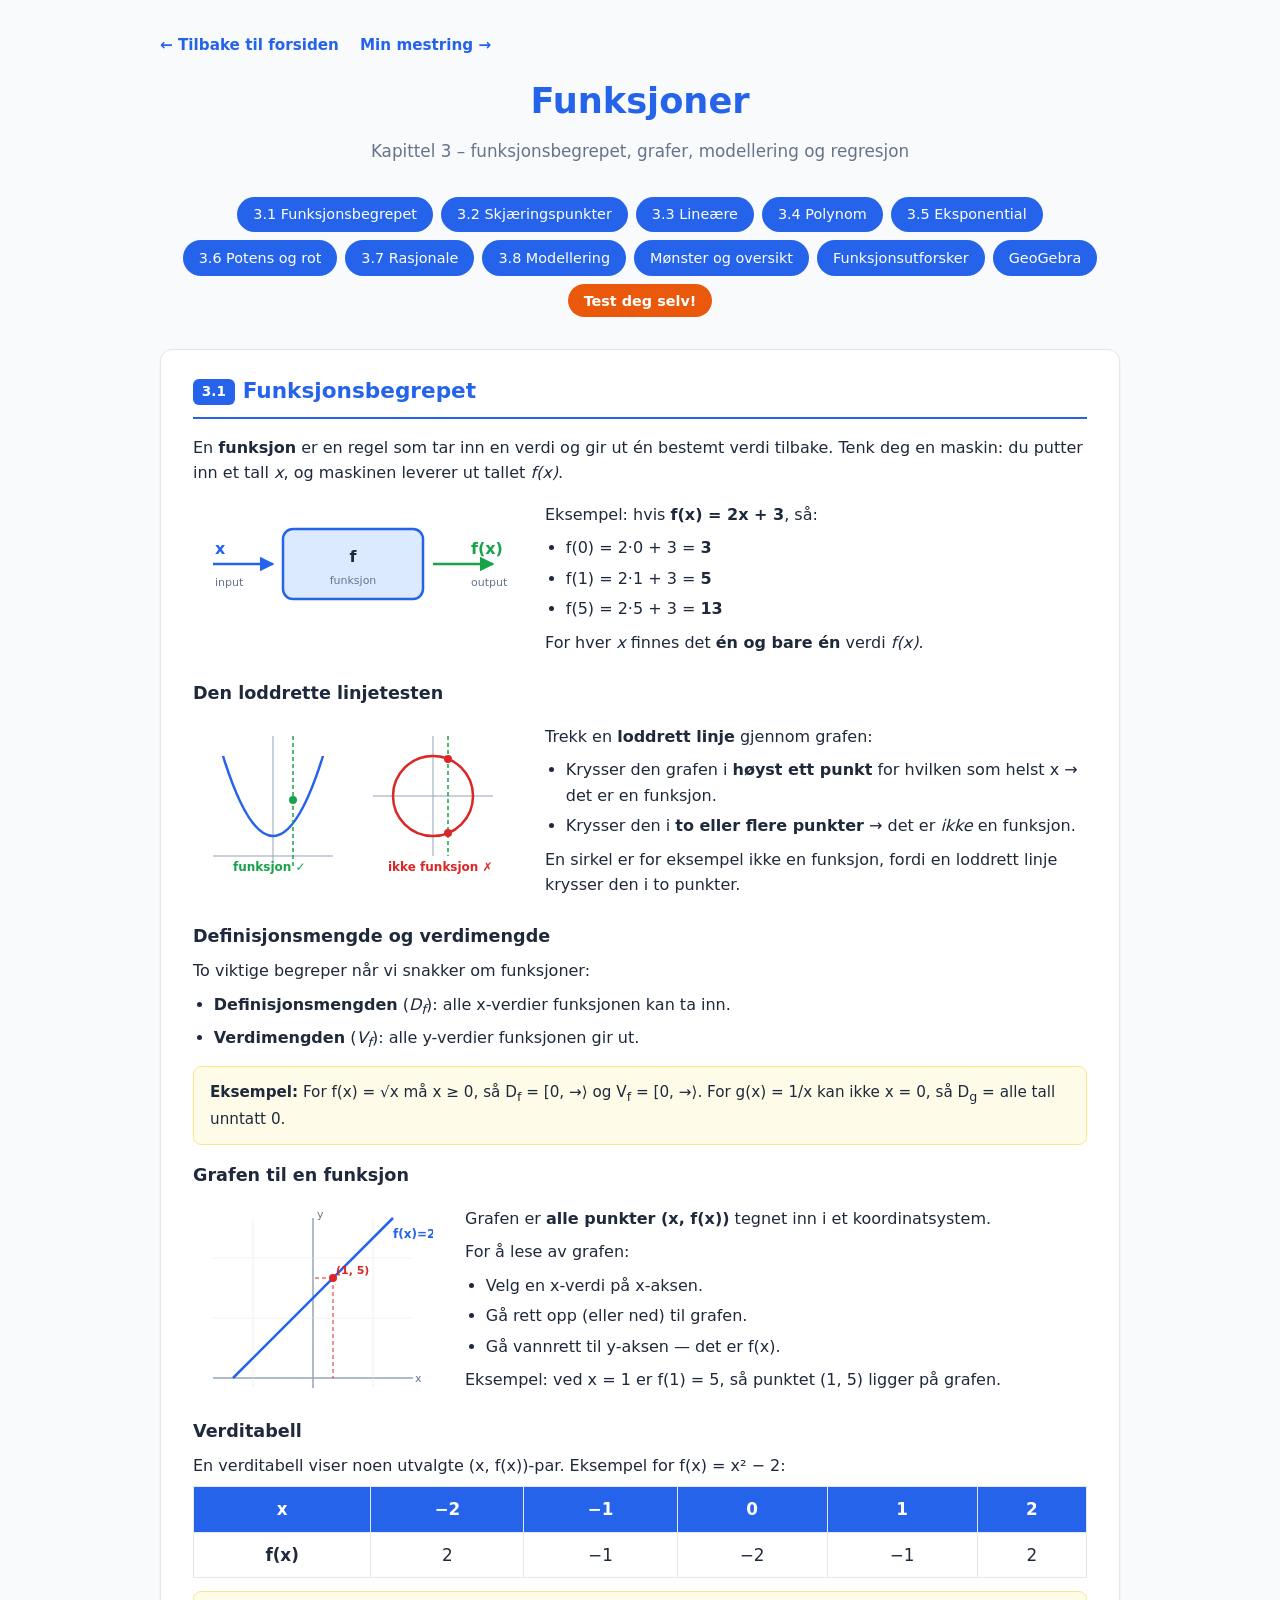
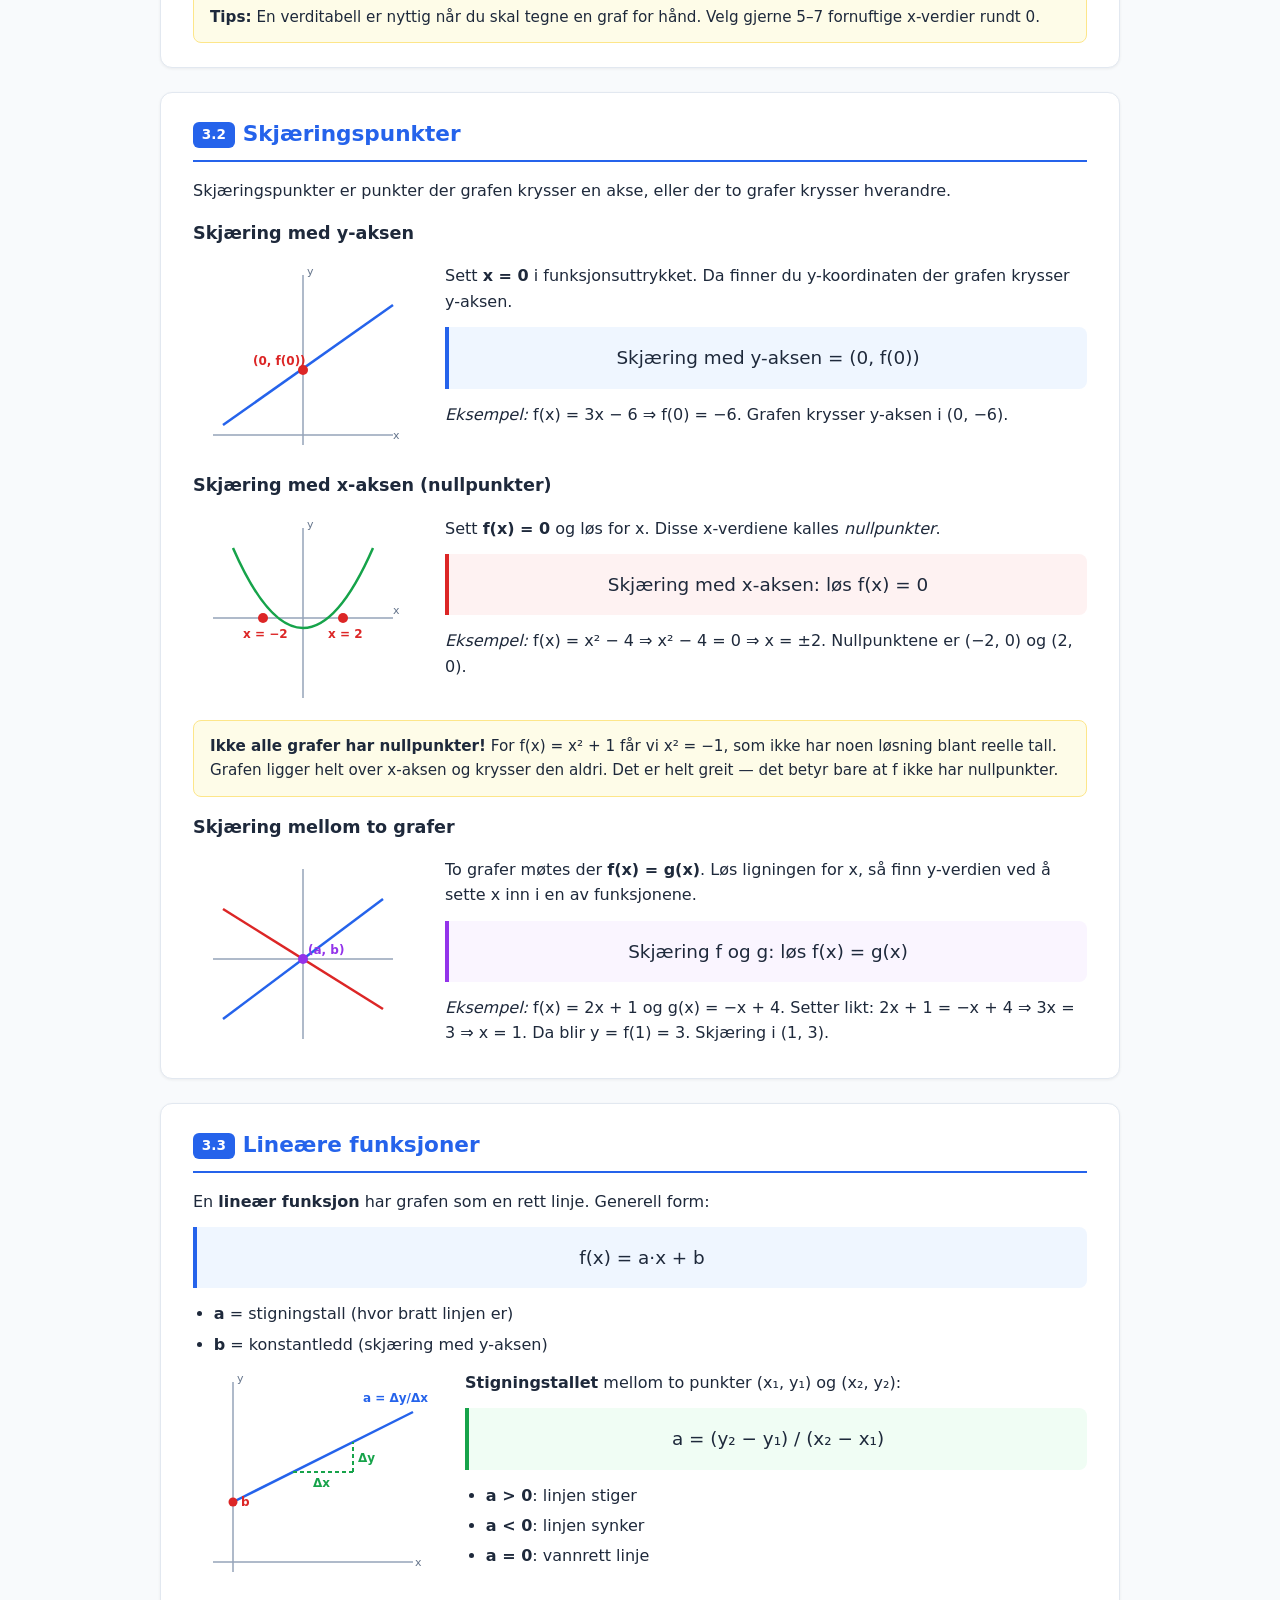
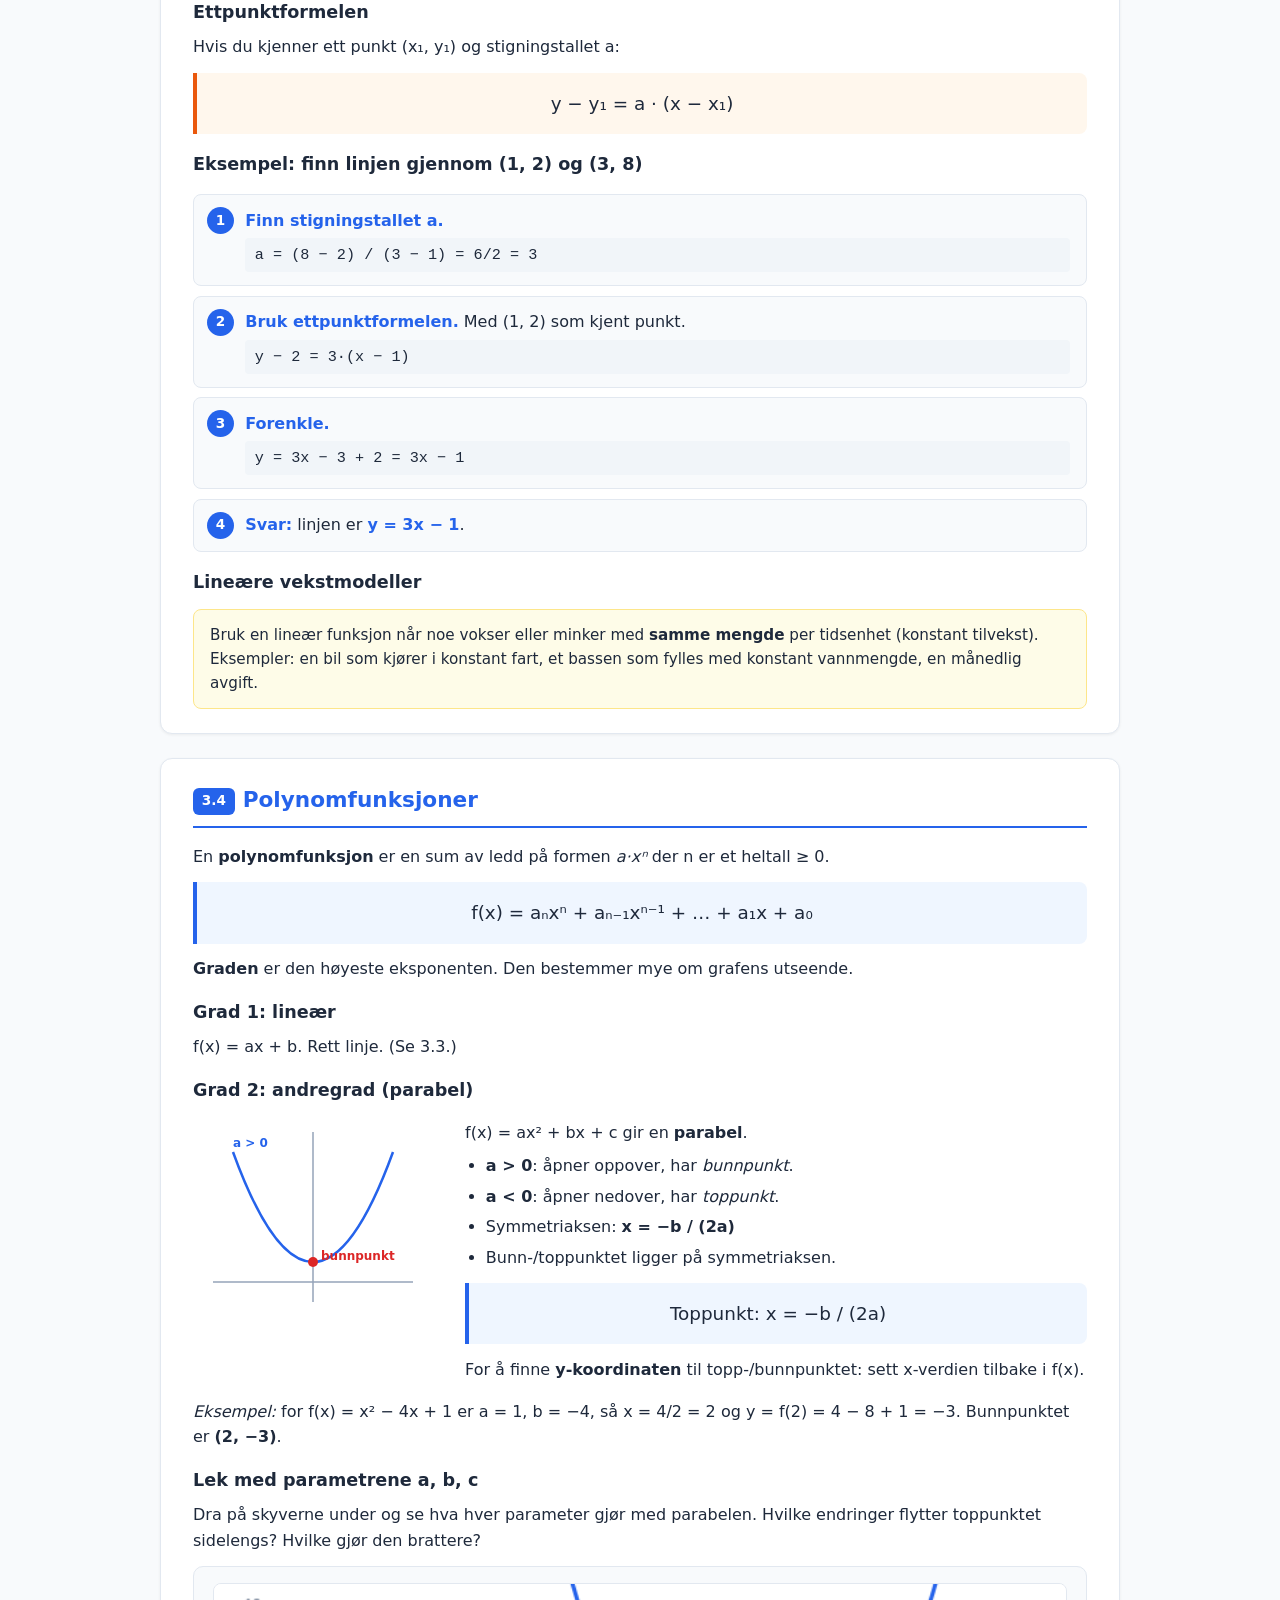
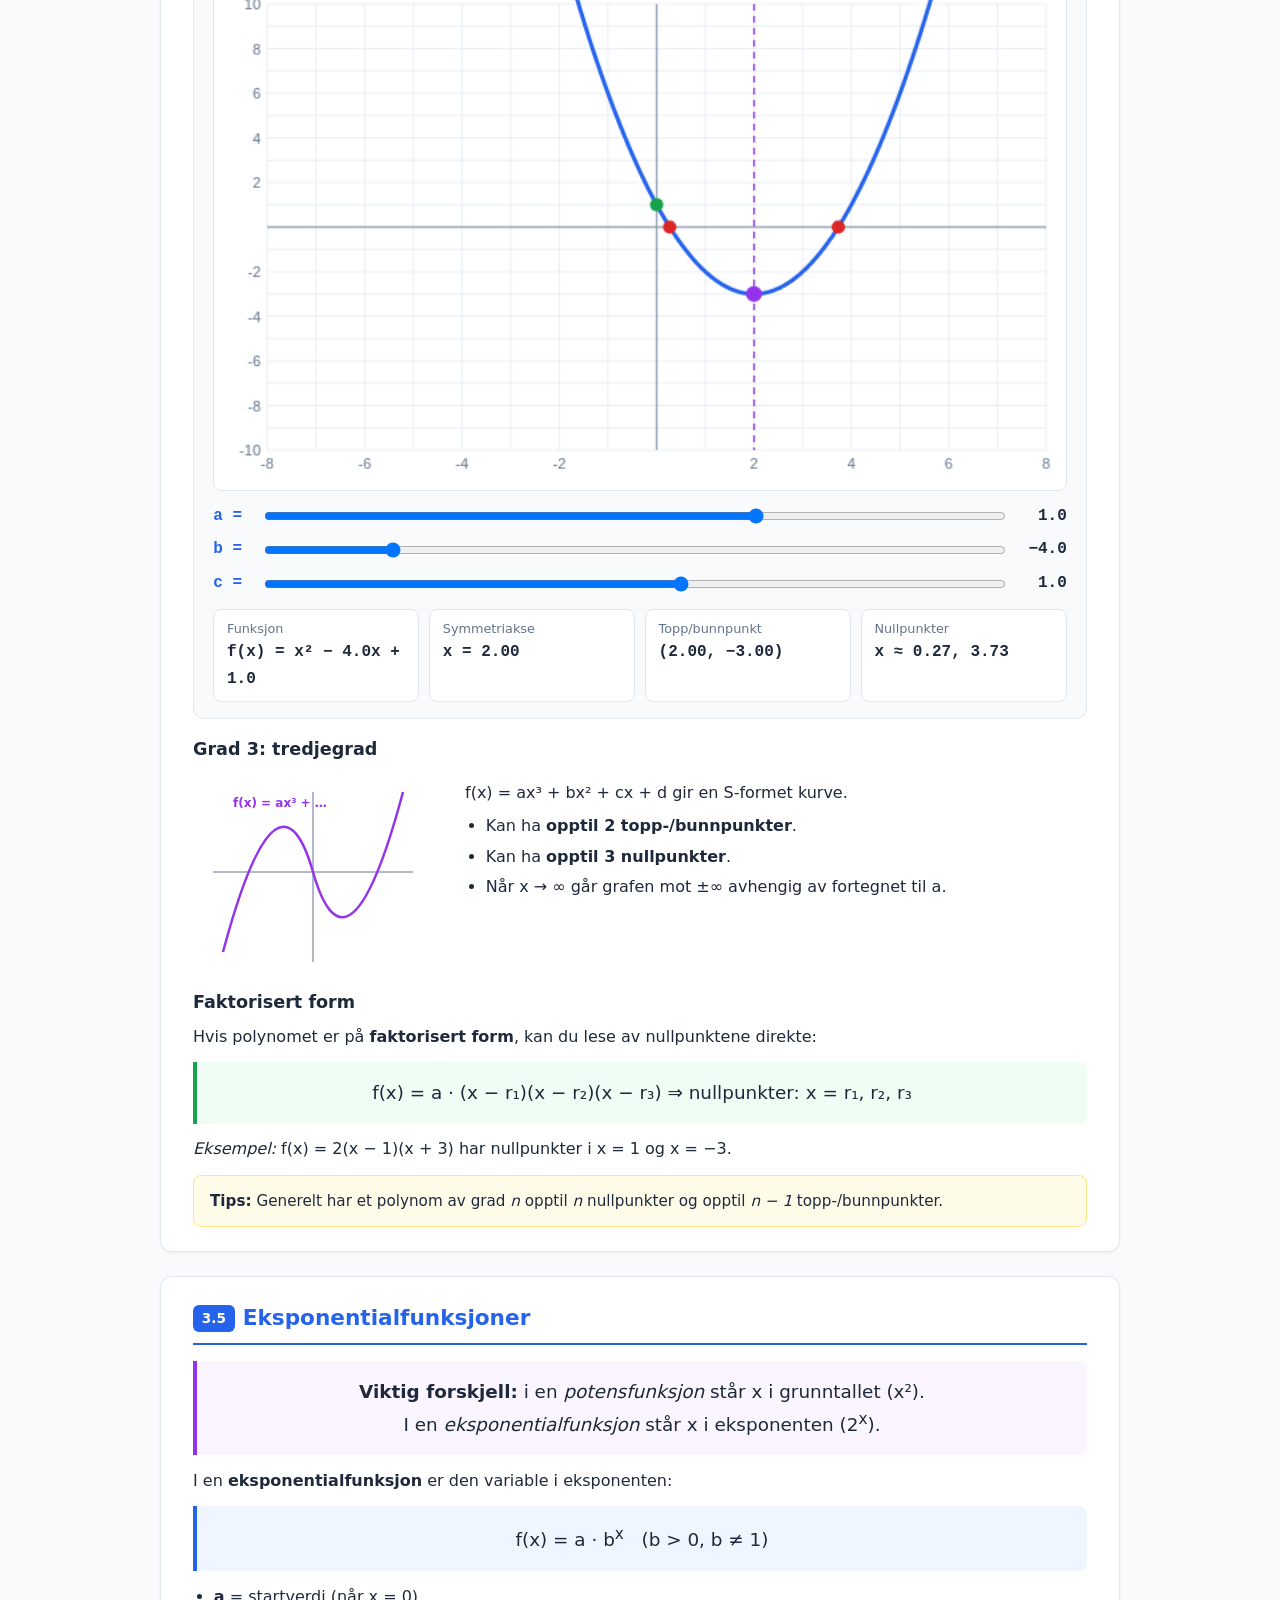
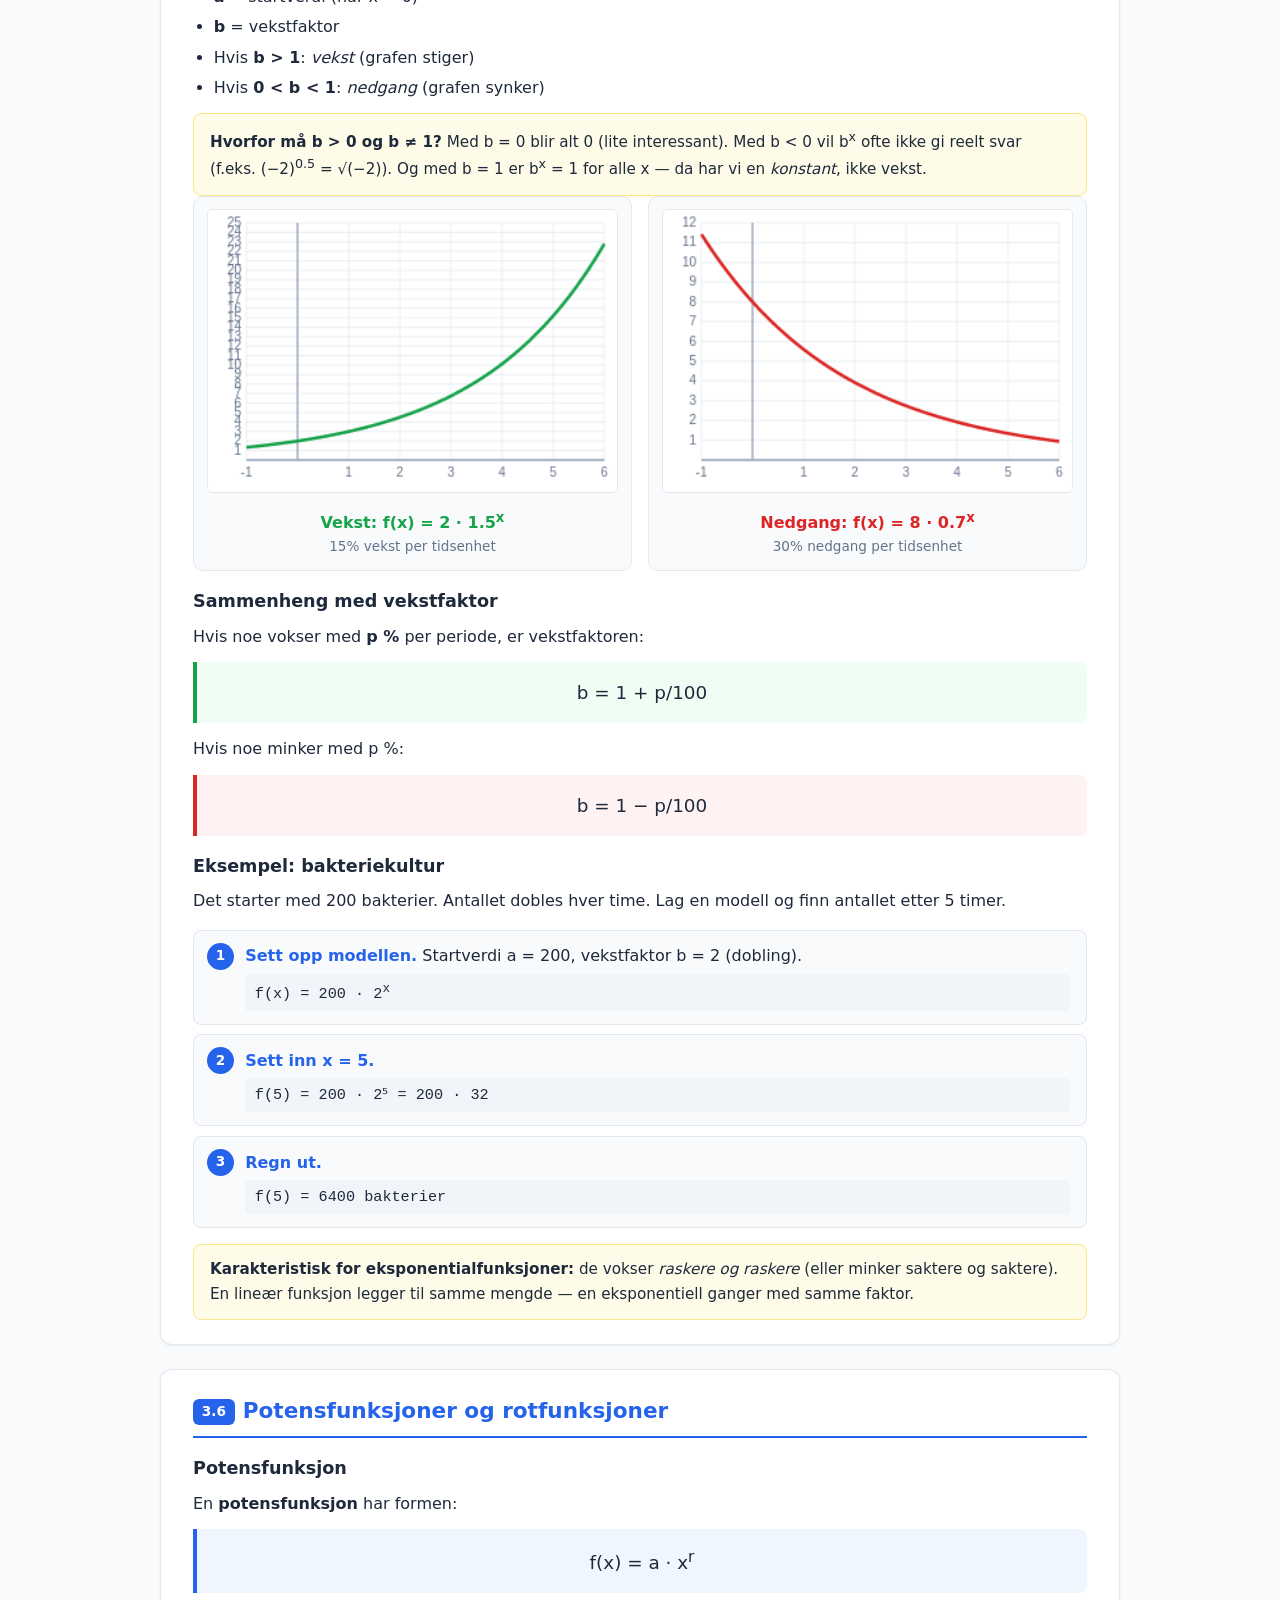
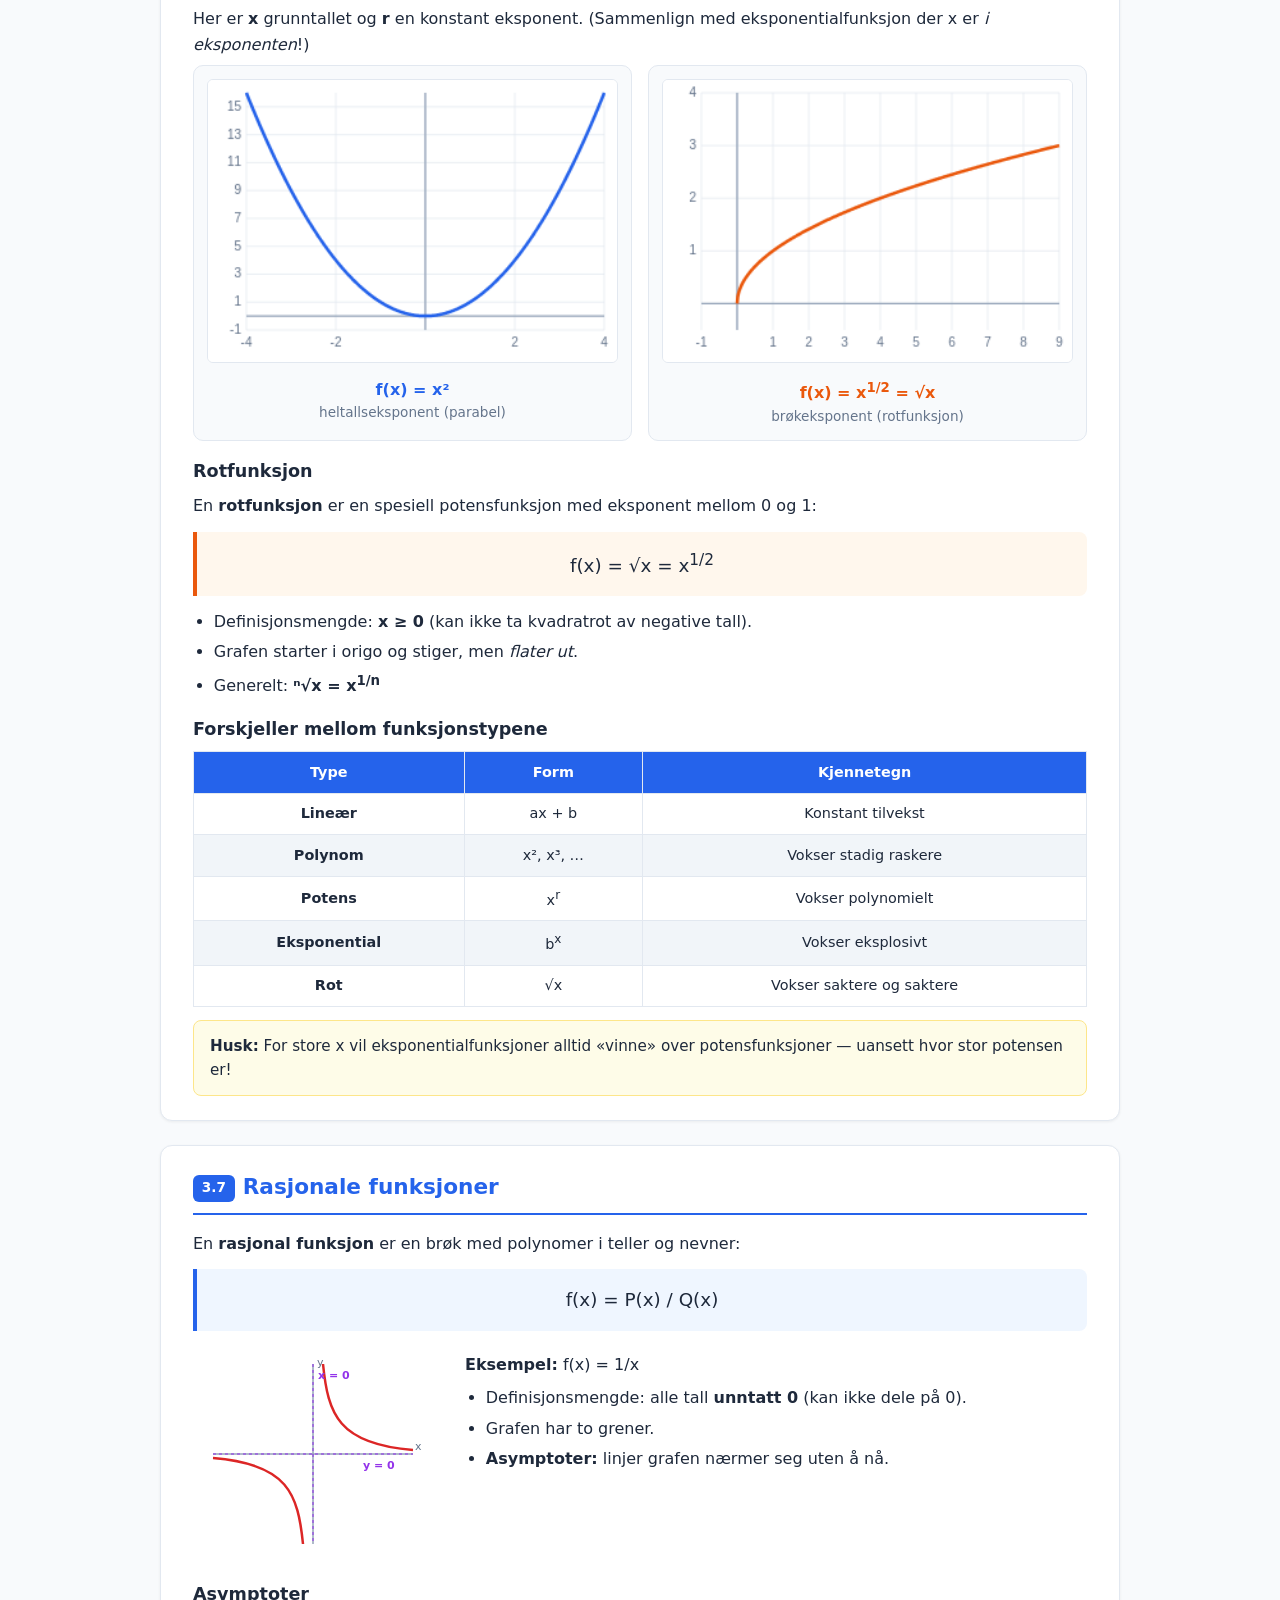
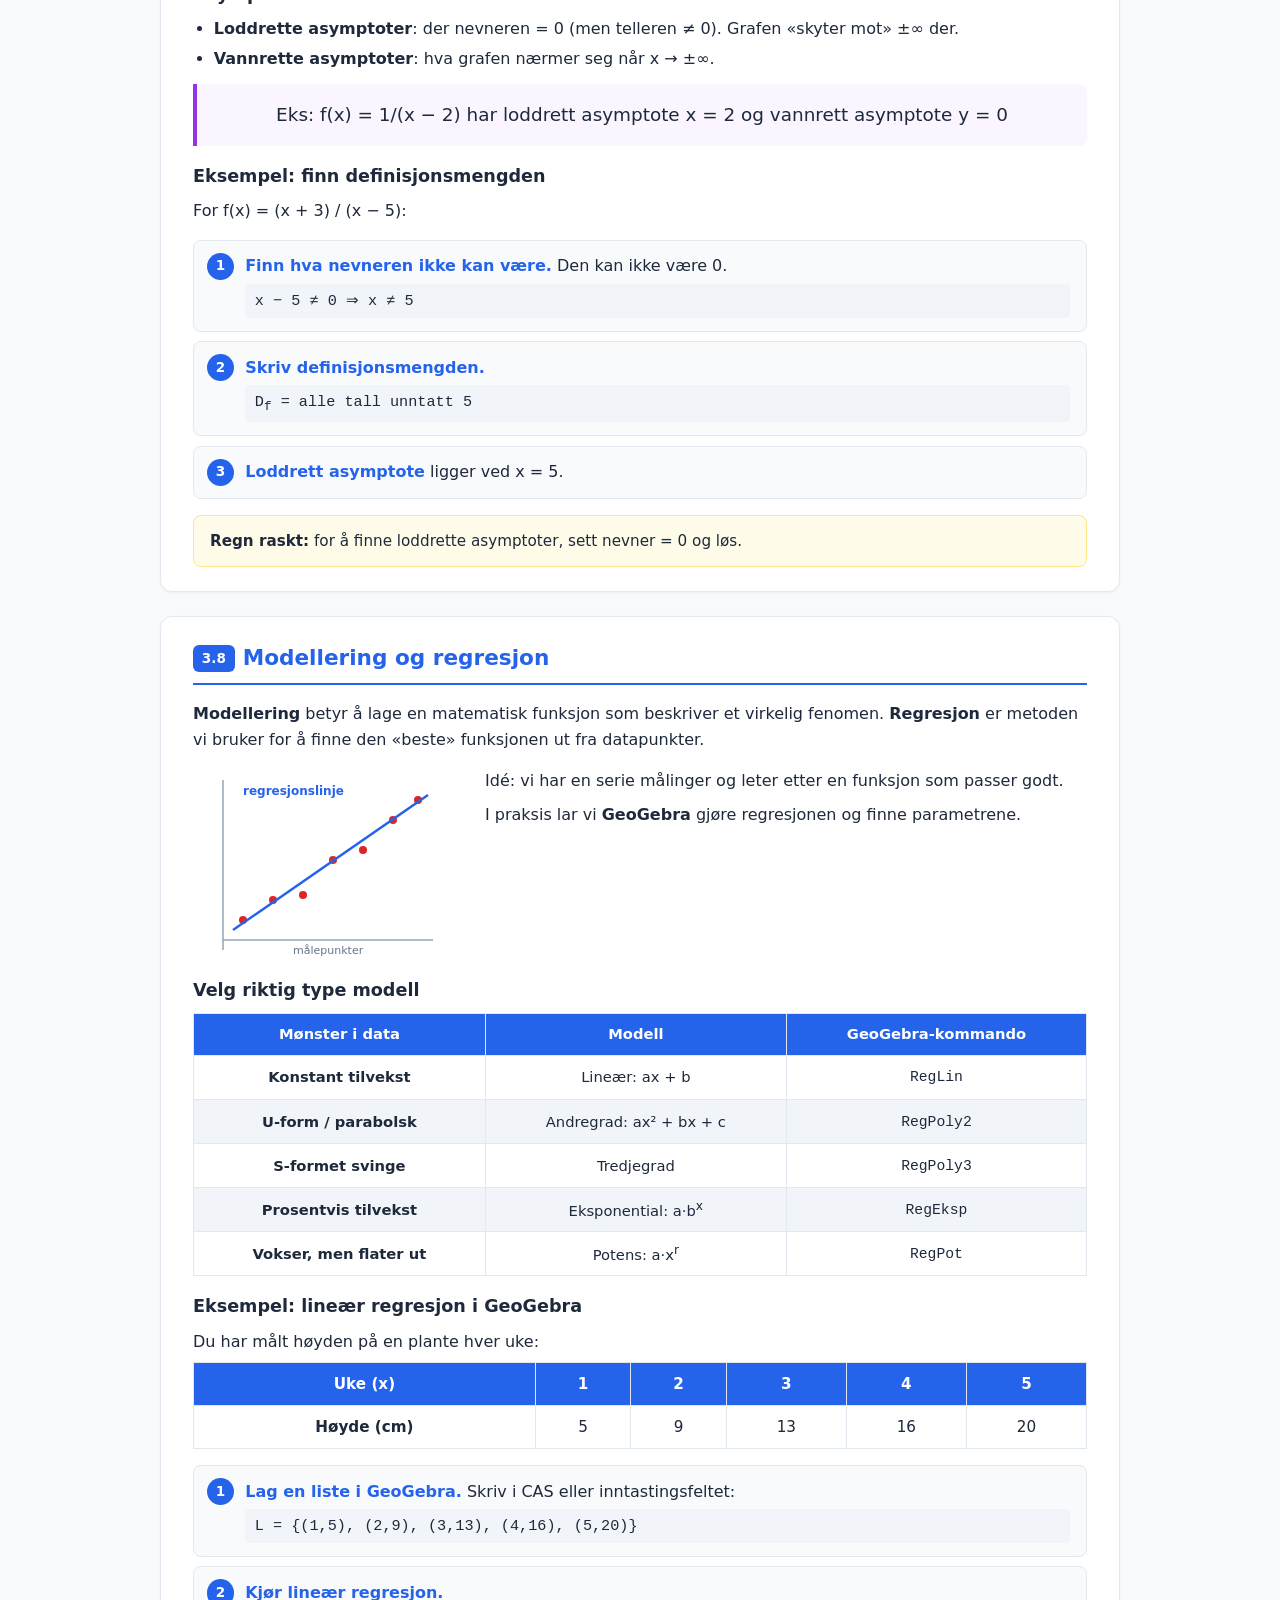
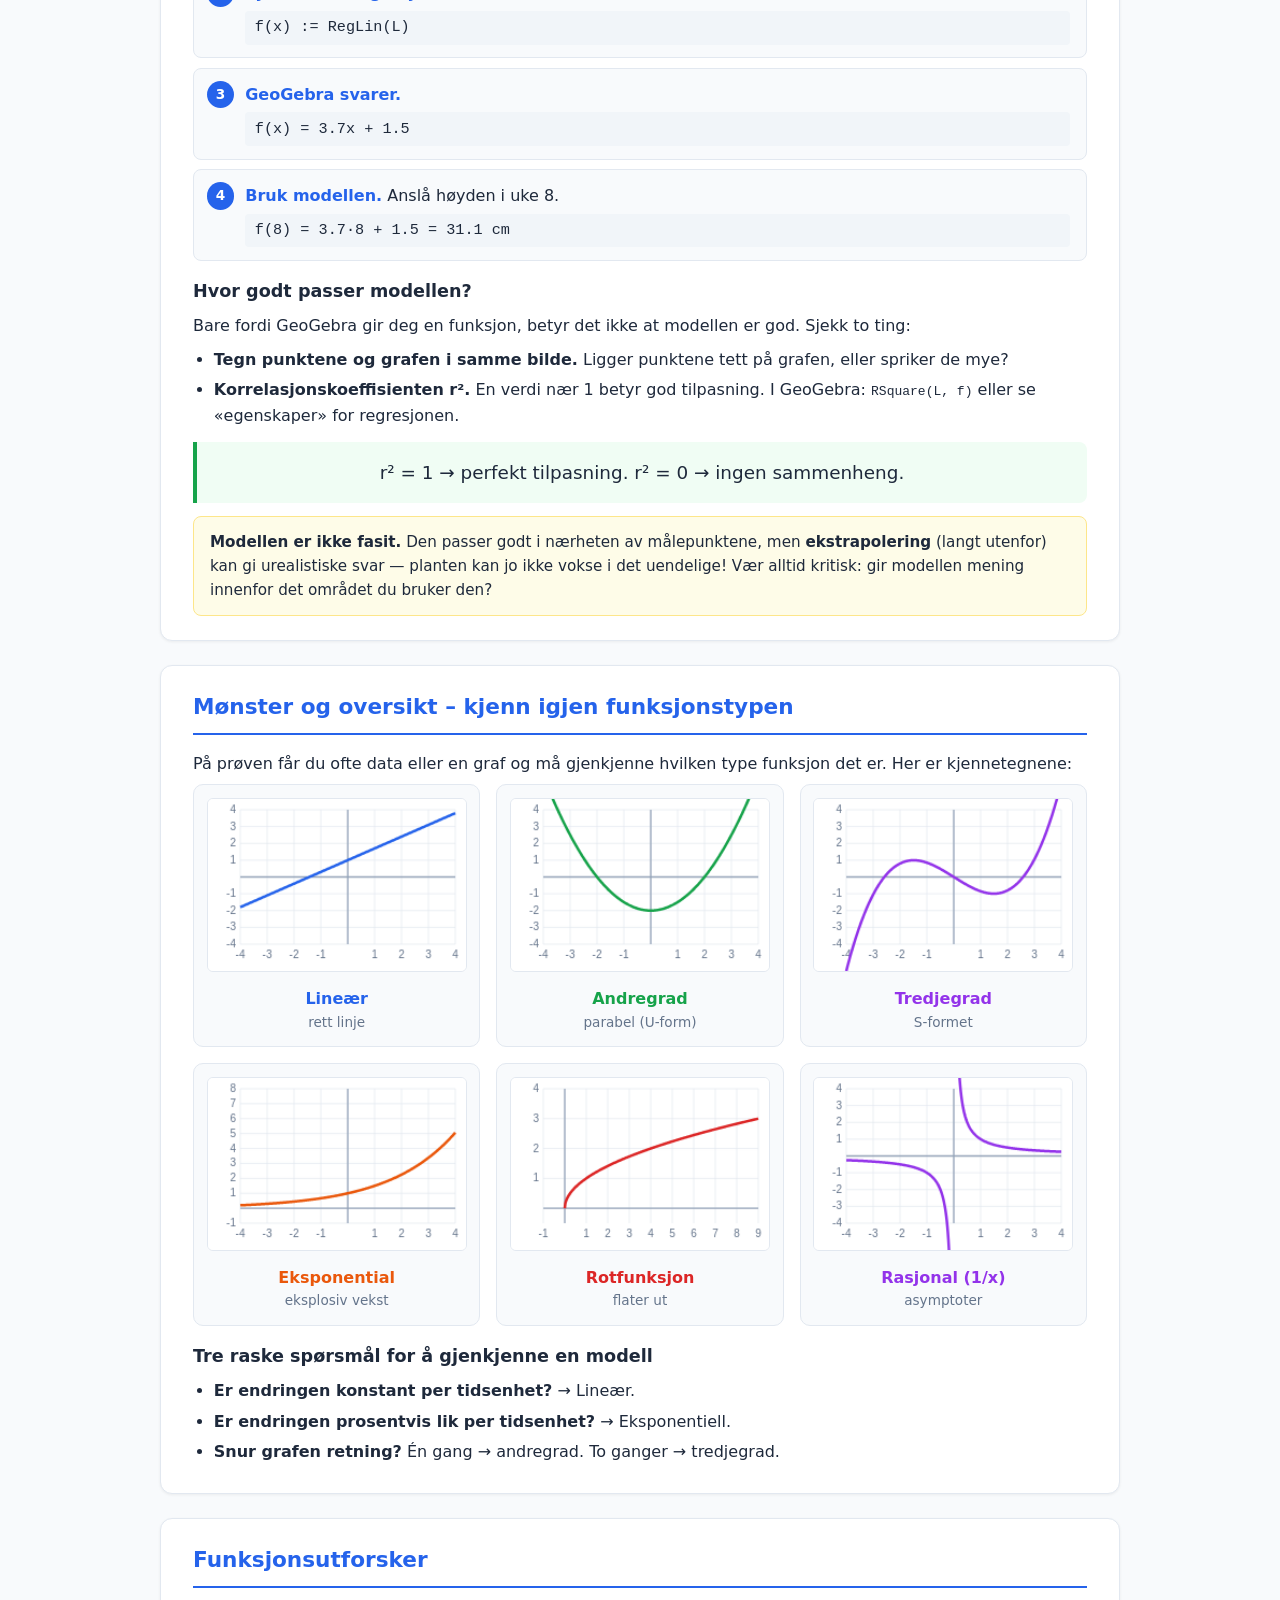
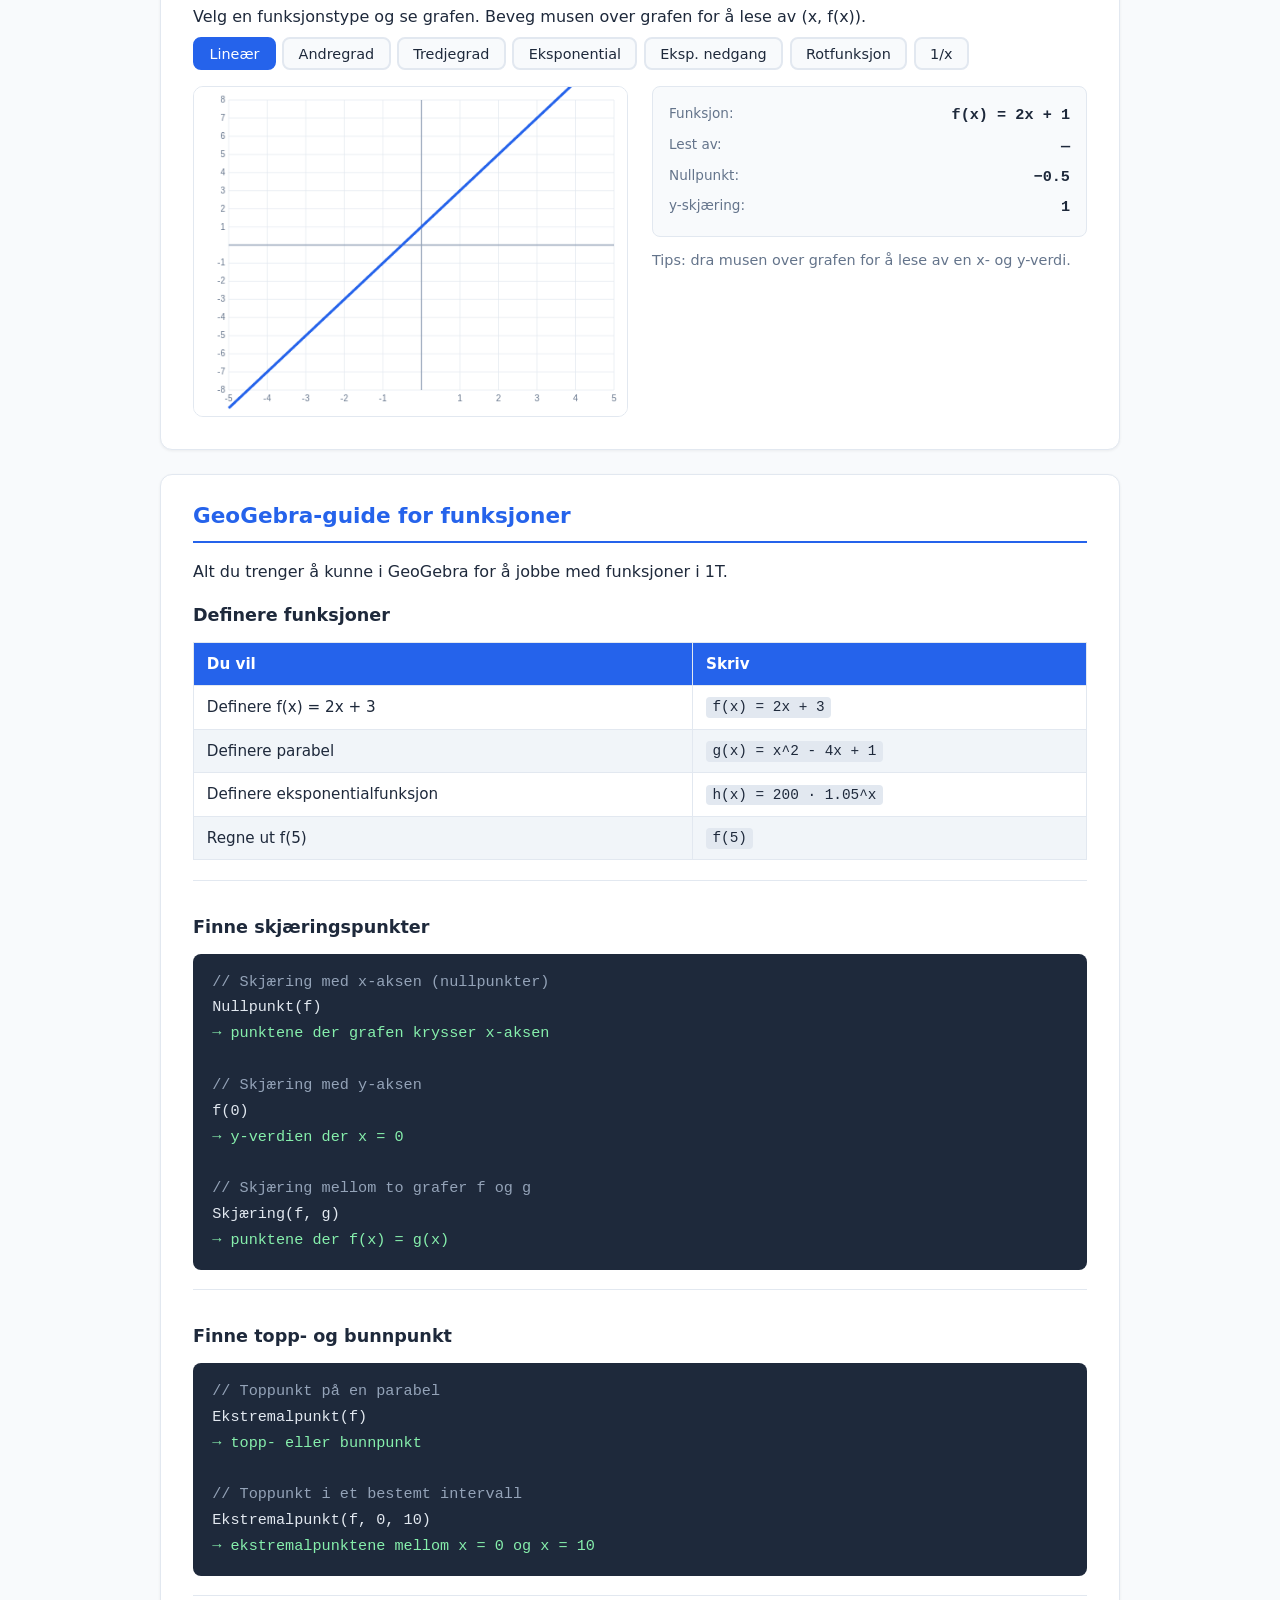
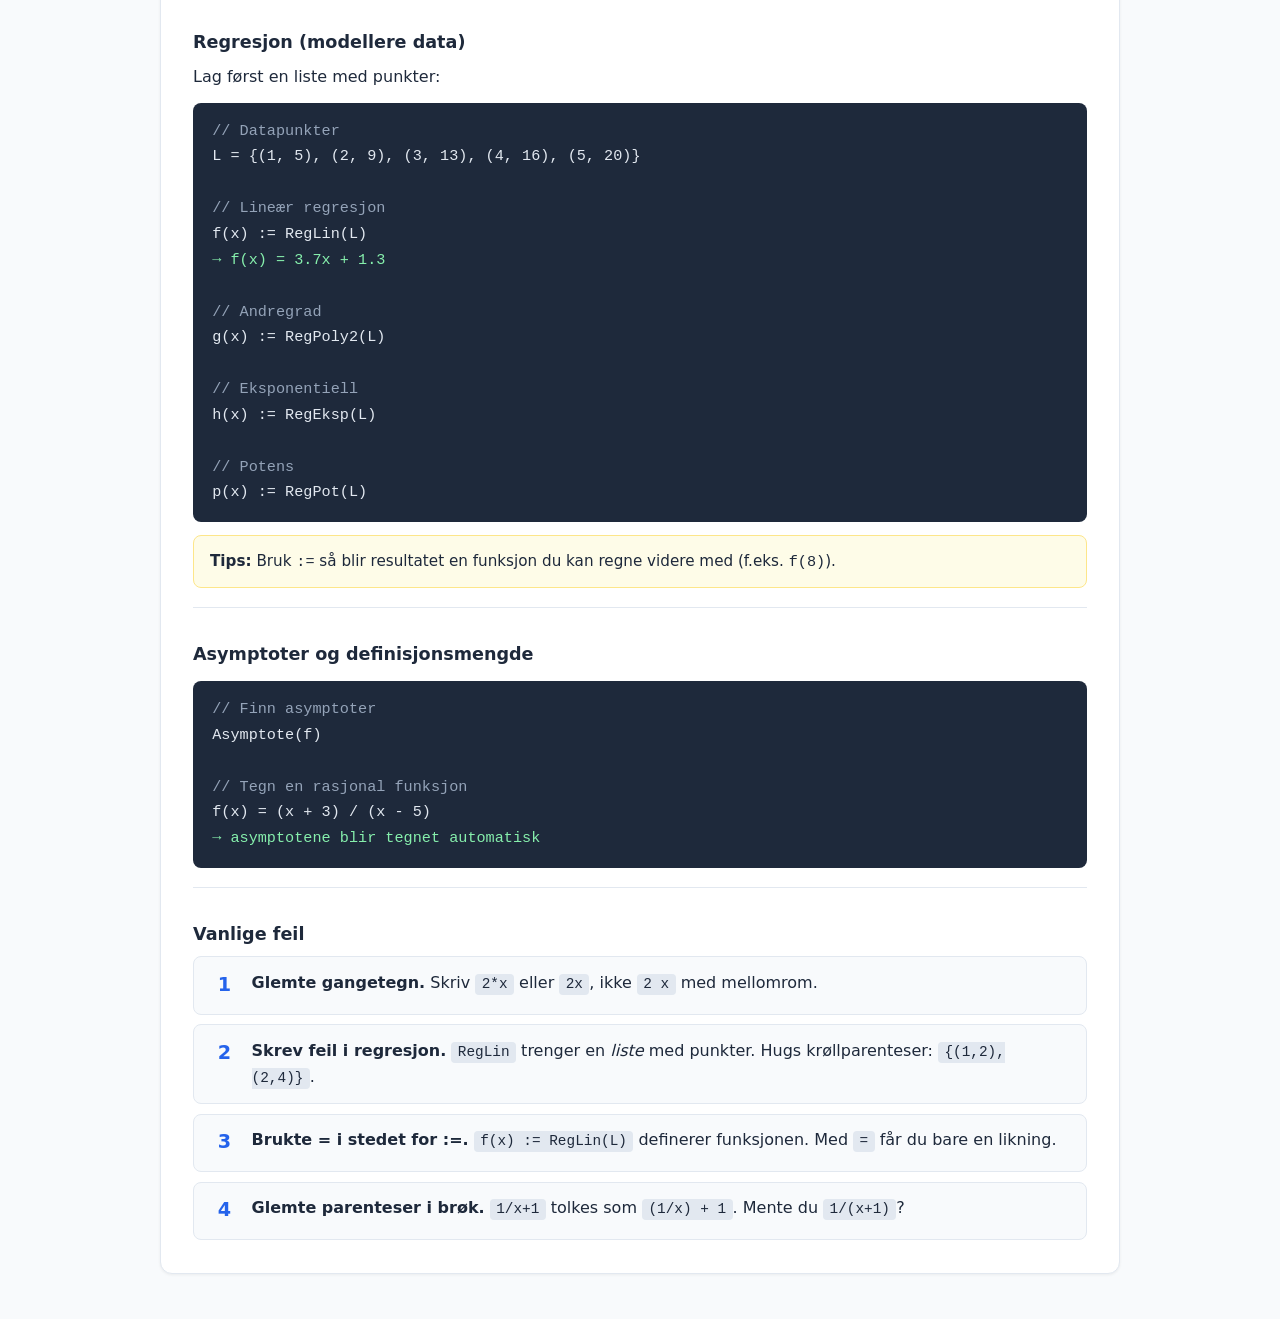
<file: funksjoner.html>
<!DOCTYPE html>
<html lang="no">
<head>
<meta charset="UTF-8">
<meta name="viewport" content="width=device-width, initial-scale=1.0">
<title>Funksjoner – Hjelpeside</title>
<link rel="icon" href="data:image/svg+xml,<svg xmlns='http://www.w3.org/2000/svg' viewBox='0 0 100 100'><text y='0.9em' font-size='80'>π</text></svg>">
<style>
  :root {
    --blue: #2563eb;
    --red: #dc2626;
    --green: #16a34a;
    --orange: #ea580c;
    --purple: #9333ea;
    --bg: #f8fafc;
    --card: #ffffff;
    --text: #1e293b;
    --muted: #64748b;
    --border: #e2e8f0;
  }
  * { margin: 0; padding: 0; box-sizing: border-box; }
  body {
    font-family: 'Segoe UI', system-ui, -apple-system, sans-serif;
    background: var(--bg);
    color: var(--text);
    line-height: 1.6;
    padding: 2rem 1rem;
  }
  .container { max-width: 960px; margin: 0 auto; }
  h1 {
    text-align: center;
    font-size: 2.2rem;
    margin-bottom: 0.3rem;
    color: var(--blue);
  }
  .subtitle {
    text-align: center;
    color: var(--muted);
    margin-bottom: 2rem;
    font-size: 1.05rem;
  }
  .card {
    background: var(--card);
    border-radius: 12px;
    padding: 1.5rem 2rem;
    margin-bottom: 1.5rem;
    border: 1px solid var(--border);
    box-shadow: 0 1px 3px rgba(0,0,0,0.06);
  }
  .card h2 {
    font-size: 1.35rem;
    margin-bottom: 1rem;
    padding-bottom: 0.5rem;
    border-bottom: 2px solid var(--blue);
    color: var(--blue);
  }
  .card h3 {
    font-size: 1.1rem;
    margin: 1rem 0 0.5rem;
    color: var(--text);
  }
  .section-num {
    display: inline-block;
    background: var(--blue);
    color: #fff;
    font-size: 0.85rem;
    padding: 0.15rem 0.55rem;
    border-radius: 6px;
    margin-right: 0.5rem;
    vertical-align: middle;
    font-weight: 700;
  }

  table.value-table {
    width: 100%;
    border-collapse: collapse;
    text-align: center;
    font-size: 1.05rem;
  }
  table.value-table th, table.value-table td {
    padding: 0.55rem 0.7rem;
    border: 1px solid var(--border);
  }
  table.value-table thead th {
    background: var(--blue);
    color: #fff;
    font-weight: 600;
  }
  table.value-table tbody tr:nth-child(even) { background: #f1f5f9; }
  table.value-table tbody td:first-child { font-weight: 600; }

  .formula-box {
    background: #eff6ff;
    border-left: 4px solid var(--blue);
    padding: 1rem 1.2rem;
    border-radius: 0 8px 8px 0;
    margin: 0.8rem 0;
    font-size: 1.15rem;
    text-align: center;
  }
  .formula-box.red { background: #fef2f2; border-left-color: var(--red); }
  .formula-box.green { background: #f0fdf4; border-left-color: var(--green); }
  .formula-box.orange { background: #fff7ed; border-left-color: var(--orange); }
  .formula-box.purple { background: #faf5ff; border-left-color: var(--purple); }

  p { margin: 0.5rem 0; }
  ul { padding-left: 1.3rem; }
  ul li { margin: 0.3rem 0; }

  .highlight { color: var(--blue); font-weight: 600; }
  .note {
    background: #fefce8;
    border: 1px solid #fde68a;
    border-radius: 8px;
    padding: 0.8rem 1rem;
    margin-top: 0.8rem;
    font-size: 0.95rem;
  }

  .diagram-row {
    display: flex;
    gap: 2rem;
    align-items: flex-start;
    flex-wrap: wrap;
  }
  .diagram-row .text { flex: 1; min-width: 250px; }
  .diagram-row svg { flex-shrink: 0; }

  /* TOC */
  .toc {
    display: flex;
    flex-wrap: wrap;
    gap: 0.5rem;
    align-items: center;
    justify-content: center;
    margin-bottom: 2rem;
  }
  .toc a {
    background: var(--blue);
    color: #fff;
    padding: 0.4rem 1rem;
    border-radius: 20px;
    text-decoration: none;
    font-size: 0.9rem;
    transition: opacity 0.2s;
  }
  .toc a:hover { opacity: 0.8; }
  .toc .quiz-btn {
    background: var(--orange);
    color: #fff;
    padding: 0.4rem 1rem;
    border-radius: 20px;
    font-size: 0.9rem;
    line-height: 1.4;
    font-weight: 700;
    cursor: pointer;
    border: none;
    font-family: inherit;
    transition: opacity 0.2s;
  }
  .toc .quiz-btn:hover { opacity: 0.8; }

  /* Steg-for-steg */
  .steps { counter-reset: step; margin: 1rem 0; }
  .step {
    position: relative;
    padding: 0.8rem 1rem 0.8rem 3.2rem;
    margin-bottom: 0.6rem;
    background: var(--bg);
    border-radius: 8px;
    border: 1px solid var(--border);
  }
  .step::before {
    counter-increment: step;
    content: counter(step);
    position: absolute;
    left: 0.8rem;
    top: 0.75rem;
    width: 1.7rem;
    height: 1.7rem;
    background: var(--blue);
    color: #fff;
    border-radius: 50%;
    display: flex;
    align-items: center;
    justify-content: center;
    font-weight: 700;
    font-size: 0.85rem;
  }
  .step strong { color: var(--blue); }
  .step .calc {
    display: block;
    margin-top: 0.3rem;
    font-family: 'Courier New', monospace;
    background: #f1f5f9;
    padding: 0.3rem 0.6rem;
    border-radius: 4px;
    font-size: 0.95rem;
  }

  /* Eksempel-tabs */
  .example-tabs {
    display: flex;
    gap: 0.4rem;
    margin-bottom: 1rem;
    flex-wrap: wrap;
  }
  .example-tab {
    padding: 0.5rem 1.2rem;
    border: 2px solid var(--border);
    border-radius: 8px;
    background: var(--bg);
    cursor: pointer;
    font-family: inherit;
    font-size: 0.95rem;
    font-weight: 500;
    color: var(--text);
    transition: all 0.2s;
  }
  .example-tab:hover { border-color: var(--blue); }
  .example-tab.active {
    background: var(--blue);
    color: #fff;
    border-color: var(--blue);
  }
  .example-content { display: none; }
  .example-content.active { display: block; }

  /* Function gallery (mini-grafer) */
  .func-gallery {
    display: grid;
    grid-template-columns: repeat(auto-fit, minmax(260px, 1fr));
    gap: 1rem;
  }
  .func-card {
    background: var(--bg);
    border: 1px solid var(--border);
    border-radius: 10px;
    padding: 0.8rem;
    text-align: center;
  }
  .func-card canvas {
    width: 100%;
    height: auto;
    background: #fff;
    border-radius: 6px;
    border: 1px solid var(--border);
  }
  .func-card .func-label {
    font-weight: 600;
    margin-top: 0.4rem;
    font-size: 1rem;
  }
  .func-card .func-desc {
    font-size: 0.85rem;
    color: var(--muted);
  }

  /* Interaktiv plotter */
  .plotter {
    display: flex;
    gap: 1.5rem;
    flex-wrap: wrap;
    align-items: flex-start;
  }
  .plotter-canvas-wrap {
    position: relative;
    flex: 1;
    min-width: 280px;
  }
  .plotter-canvas-wrap canvas {
    width: 100%;
    height: auto;
    background: #fff;
    border: 1px solid var(--border);
    border-radius: 10px;
    cursor: crosshair;
  }
  .plotter-controls {
    flex: 1;
    min-width: 240px;
  }
  .plotter-presets {
    display: flex;
    flex-wrap: wrap;
    gap: 0.4rem;
    margin-bottom: 1rem;
  }
  .preset-btn {
    padding: 0.4rem 0.9rem;
    border: 2px solid var(--border);
    border-radius: 8px;
    background: var(--bg);
    cursor: pointer;
    font-family: inherit;
    font-size: 0.9rem;
    color: var(--text);
    transition: all 0.15s;
  }
  .preset-btn:hover { border-color: var(--blue); background: #eff6ff; }
  .preset-btn.active {
    background: var(--blue);
    color: #fff;
    border-color: var(--blue);
  }
  .plotter-info {
    background: var(--bg);
    border-radius: 8px;
    padding: 0.8rem 1rem;
    border: 1px solid var(--border);
    font-size: 0.95rem;
  }
  .plotter-info .label { color: var(--muted); font-size: 0.85rem; }
  .plotter-info .val { font-weight: 700; font-family: 'Courier New', monospace; }
  .plotter-info .row { display: flex; justify-content: space-between; padding: 0.2rem 0; }

  /* Interaktivt verktøy (parameter-slider, etc.) */
  .parabola-tool {
    background: var(--bg);
    border: 1px solid var(--border);
    border-radius: 10px;
    padding: 1rem 1.2rem;
    margin: 0.8rem 0;
  }
  .parabola-tool canvas {
    width: 100%;
    height: auto;
    background: #fff;
    border-radius: 8px;
    border: 1px solid var(--border);
    display: block;
  }
  .ptool-controls {
    display: flex;
    flex-direction: column;
    gap: 0.5rem;
    margin-top: 0.8rem;
  }
  .ptool-slider {
    display: flex;
    align-items: center;
    gap: 0.8rem;
  }
  .ptool-slider label {
    font-weight: 700;
    color: var(--blue);
    min-width: 2.4rem;
    font-family: 'Courier New', monospace;
  }
  .ptool-slider input[type=range] {
    flex: 1;
    min-width: 150px;
  }
  .ptool-slider span {
    font-family: 'Courier New', monospace;
    font-weight: 700;
    min-width: 3rem;
    text-align: right;
  }
  .ptool-readout {
    display: grid;
    grid-template-columns: repeat(auto-fit, minmax(180px, 1fr));
    gap: 0.6rem;
    margin-top: 0.8rem;
  }
  .ptool-readout .item {
    background: #fff;
    border-radius: 8px;
    padding: 0.55rem 0.8rem;
    border: 1px solid var(--border);
    font-size: 0.95rem;
  }
  .ptool-readout .item .label {
    font-size: 0.8rem;
    color: var(--muted);
    display: block;
  }
  .ptool-readout .item .val {
    font-weight: 700;
    font-family: 'Courier New', monospace;
    font-size: 1rem;
  }

  /* Eksponentiell sammenligning */
  .compare-grid {
    display: grid;
    grid-template-columns: 1fr 1fr;
    gap: 1rem;
  }
  @media (max-width: 600px) {
    .compare-grid { grid-template-columns: 1fr; }
  }

  /* GeoGebra */
  .gb-cmd-table {
    width: 100%;
    border-collapse: collapse;
    font-size: 0.95rem;
    margin: 0.8rem 0;
  }
  .gb-cmd-table th, .gb-cmd-table td {
    padding: 0.55rem 0.8rem;
    border: 1px solid var(--border);
    text-align: left;
  }
  .gb-cmd-table thead th {
    background: var(--blue);
    color: #fff;
    font-weight: 600;
  }
  .gb-cmd-table tbody tr:nth-child(even) { background: #f1f5f9; }
  .gb-cmd-table code {
    background: #e2e8f0;
    padding: 0.15rem 0.4rem;
    border-radius: 4px;
    font-size: 0.9rem;
  }
  .gb-example {
    background: #1e293b;
    color: #e2e8f0;
    border-radius: 8px;
    padding: 1rem 1.2rem;
    margin: 0.8rem 0;
    font-family: 'Courier New', monospace;
    font-size: 0.95rem;
    line-height: 1.7;
    overflow-x: auto;
  }
  .gb-example .comment { color: #94a3b8; }
  .gb-example .result { color: #86efac; }
  .gb-section {
    margin-top: 1.2rem;
    padding-top: 1rem;
    border-top: 1px solid var(--border);
  }
  .gb-section:first-of-type { margin-top: 0.5rem; border-top: none; padding-top: 0; }

  .calc-tip {
    display: flex;
    align-items: flex-start;
    gap: 0.8rem;
    padding: 0.8rem 1rem;
    background: var(--bg);
    border-radius: 8px;
    border: 1px solid var(--border);
    margin-bottom: 0.6rem;
  }
  .calc-tip .icon {
    font-size: 1.2rem;
    flex-shrink: 0;
    width: 1.8rem;
    text-align: center;
    font-weight: 700;
    color: var(--blue);
  }
  .calc-tip code {
    background: #e2e8f0;
    padding: 0.15rem 0.4rem;
    border-radius: 4px;
    font-size: 0.9rem;
  }

  /* Quiz overlay */
  .quiz-overlay {
    display: none;
    position: fixed;
    inset: 0;
    background: rgba(15,23,42,0.6);
    backdrop-filter: blur(4px);
    z-index: 1000;
    justify-content: center;
    align-items: center;
    padding: 1rem;
  }
  .quiz-overlay.open { display: flex; }
  .quiz-modal {
    background: var(--card);
    border-radius: 16px;
    width: 100%;
    max-width: 560px;
    max-height: 90vh;
    overflow-y: auto;
    padding: 2rem;
    box-shadow: 0 20px 60px rgba(0,0,0,0.3);
    position: relative;
    animation: slideUp 0.3s ease;
  }
  @keyframes slideUp {
    from { transform: translateY(30px); opacity: 0; }
    to { transform: translateY(0); opacity: 1; }
  }
  .quiz-close {
    position: absolute;
    top: 1rem;
    right: 1rem;
    background: none;
    border: none;
    font-size: 1.5rem;
    cursor: pointer;
    color: var(--muted);
    line-height: 1;
  }
  .quiz-close:hover { color: var(--text); }
  .quiz-header { text-align: center; margin-bottom: 1.5rem; }
  .quiz-header h2 { color: var(--orange); font-size: 1.5rem; margin-bottom: 0.3rem; }
  .quiz-progress { font-size: 0.9rem; color: var(--muted); }
  .quiz-progress-bar {
    height: 6px;
    background: var(--border);
    border-radius: 3px;
    margin-top: 0.5rem;
    overflow: hidden;
  }
  .quiz-progress-fill {
    height: 100%;
    background: var(--orange);
    border-radius: 3px;
    transition: width 0.4s ease;
  }
  .quiz-question {
    font-size: 1.15rem;
    font-weight: 600;
    margin-bottom: 1rem;
    line-height: 1.5;
  }
  .quiz-options { display: flex; flex-direction: column; gap: 0.6rem; }
  .quiz-option {
    display: block;
    width: 100%;
    text-align: left;
    padding: 0.85rem 1.1rem;
    border: 2px solid var(--border);
    border-radius: 10px;
    background: var(--bg);
    font-size: 1.05rem;
    cursor: pointer;
    transition: border-color 0.2s, background 0.2s;
    font-family: inherit;
    color: var(--text);
  }
  .quiz-option:hover:not(:disabled) {
    border-color: var(--blue);
    background: #eff6ff;
  }
  .quiz-option:disabled { cursor: default; }
  .quiz-option.correct {
    border-color: var(--green);
    background: #f0fdf4;
    font-weight: 600;
  }
  .quiz-option.wrong {
    border-color: var(--red);
    background: #fef2f2;
    opacity: 0.7;
  }
  .quiz-feedback {
    margin-top: 1rem;
    padding: 0.8rem 1rem;
    border-radius: 8px;
    font-size: 0.95rem;
    display: none;
  }
  .quiz-feedback.show { display: block; }
  .quiz-feedback.is-correct {
    background: #f0fdf4;
    border: 1px solid #86efac;
    color: #166534;
  }
  .quiz-feedback.is-wrong {
    background: #fef2f2;
    border: 1px solid #fca5a5;
    color: #991b1b;
  }
  .quiz-next {
    display: none;
    margin: 1.2rem auto 0;
    padding: 0.7rem 2rem;
    background: var(--blue);
    color: #fff;
    border: none;
    border-radius: 8px;
    font-size: 1rem;
    font-weight: 600;
    cursor: pointer;
    font-family: inherit;
    transition: opacity 0.2s;
  }
  .quiz-next:hover { opacity: 0.85; }
  .quiz-next.show { display: block; }
  .quiz-result { text-align: center; }
  .quiz-score {
    font-size: 3rem;
    font-weight: 800;
    color: var(--blue);
    margin: 0.5rem 0;
  }
  .quiz-score-label { color: var(--muted); font-size: 1rem; }
  .quiz-grade {
    font-size: 1.3rem;
    font-weight: 600;
    margin: 0.8rem 0;
  }
  .quiz-restart {
    margin-top: 1rem;
    padding: 0.7rem 2rem;
    background: var(--orange);
    color: #fff;
    border: none;
    border-radius: 8px;
    font-size: 1rem;
    font-weight: 600;
    cursor: pointer;
    font-family: inherit;
  }
  .quiz-restart:hover { opacity: 0.85; }

  .home-link {
    display: inline-block;
    margin-bottom: 1rem;
    color: var(--blue);
    text-decoration: none;
    font-weight: 600;
    font-size: 0.95rem;
  }
  .home-link:hover { text-decoration: underline; }
</style>
</head>
<body>
<div class="container">

<a href="index.html" class="home-link">&larr; Tilbake til forsiden</a>
<a href="mestring.html" class="home-link" style="margin-left:1rem;">Min mestring &rarr;</a>

<h1>Funksjoner</h1>
<p class="subtitle">Kapittel 3 – funksjonsbegrepet, grafer, modellering og regresjon</p>

<div class="toc">
  <a href="#funksjonsbegrepet">3.1 Funksjonsbegrepet</a>
  <a href="#skjaeringspunkter">3.2 Skjæringspunkter</a>
  <a href="#lineaere">3.3 Lineære</a>
  <a href="#polynom">3.4 Polynom</a>
  <a href="#eksponential">3.5 Eksponential</a>
  <a href="#potens">3.6 Potens og rot</a>
  <a href="#rasjonale">3.7 Rasjonale</a>
  <a href="#modellering">3.8 Modellering</a>
  <a href="#oversikt">Mønster og oversikt</a>
  <a href="#plotter">Funksjonsutforsker</a>
  <a href="#geogebra">GeoGebra</a>
  <button class="quiz-btn" onclick="openQuiz()">Test deg selv!</button>
</div>

<!-- ============ QUIZ OVERLAY ============ -->
<div class="quiz-overlay" id="quizOverlay">
  <div class="quiz-modal">
    <button class="quiz-close" onclick="closeQuiz()">&times;</button>
    <div class="quiz-header">
      <h2>Funksjoner-quiz</h2>
      <div class="quiz-progress">Spørsmål <span id="qNum">1</span> av <span id="qTotal">12</span></div>
      <div class="quiz-progress-bar"><div class="quiz-progress-fill" id="qBar" style="width:8%"></div></div>
    </div>
    <div id="quizBody">
      <div class="quiz-question" id="qText"></div>
      <div class="quiz-options" id="qOptions"></div>
      <div class="quiz-feedback" id="qFeedback"></div>
      <button class="quiz-next" id="qNext" onclick="nextQuestion()">Neste</button>
    </div>
    <div id="quizResult" class="quiz-result" style="display:none;">
      <div class="quiz-score-label">Resultat</div>
      <div class="quiz-score" id="rScore"></div>
      <div class="quiz-grade" id="rGrade"></div>
      <button class="quiz-restart" onclick="startQuiz()">Prøv igjen</button>
    </div>
  </div>
</div>

<!-- ============ 3.1 FUNKSJONSBEGREPET ============ -->
<div class="card" id="funksjonsbegrepet">
  <h2><span class="section-num">3.1</span>Funksjonsbegrepet</h2>
  <p>En <strong>funksjon</strong> er en regel som tar inn en verdi og gir ut én bestemt verdi tilbake. Tenk deg en maskin: du putter inn et tall <em>x</em>, og maskinen leverer ut tallet <em>f(x)</em>.</p>

  <div class="diagram-row">
    <svg viewBox="0 0 320 140" width="320">
      <!-- input pil -->
      <line x1="20" y1="70" x2="80" y2="70" stroke="#2563eb" stroke-width="2.5" marker-end="url(#arr1)"/>
      <text x="22" y="60" fill="#2563eb" font-size="16" font-weight="700">x</text>
      <text x="22" y="92" fill="#64748b" font-size="11">input</text>
      <!-- maskin (boks) -->
      <rect x="90" y="35" width="140" height="70" rx="10" fill="#dbeafe" stroke="#2563eb" stroke-width="2.5"/>
      <text x="160" y="68" fill="#1e293b" font-size="16" font-weight="700" text-anchor="middle">f</text>
      <text x="160" y="90" fill="#64748b" font-size="11" text-anchor="middle">funksjon</text>
      <!-- output pil -->
      <line x1="240" y1="70" x2="300" y2="70" stroke="#16a34a" stroke-width="2.5" marker-end="url(#arr2)"/>
      <text x="278" y="60" fill="#16a34a" font-size="16" font-weight="700">f(x)</text>
      <text x="278" y="92" fill="#64748b" font-size="11">output</text>
      <defs>
        <marker id="arr1" viewBox="0 0 10 10" refX="9" refY="5" markerWidth="6" markerHeight="6" orient="auto">
          <path d="M0,0 L10,5 L0,10 z" fill="#2563eb"/>
        </marker>
        <marker id="arr2" viewBox="0 0 10 10" refX="9" refY="5" markerWidth="6" markerHeight="6" orient="auto">
          <path d="M0,0 L10,5 L0,10 z" fill="#16a34a"/>
        </marker>
      </defs>
    </svg>
    <div class="text">
      <p>Eksempel: hvis <strong>f(x) = 2x + 3</strong>, så:</p>
      <ul>
        <li>f(0) = 2·0 + 3 = <strong>3</strong></li>
        <li>f(1) = 2·1 + 3 = <strong>5</strong></li>
        <li>f(5) = 2·5 + 3 = <strong>13</strong></li>
      </ul>
      <p>For hver <em>x</em> finnes det <strong>én og bare én</strong> verdi <em>f(x)</em>.</p>
    </div>
  </div>

  <h3>Den loddrette linjetesten</h3>
  <div class="diagram-row">
    <svg viewBox="0 0 320 160" width="320">
      <!-- Funksjon (OK): parabel -->
      <line x1="20" y1="140" x2="140" y2="140" stroke="#94a3b8" stroke-width="1"/>
      <line x1="80" y1="20" x2="80" y2="150" stroke="#94a3b8" stroke-width="1"/>
      <path d="M 30,40 Q 80,200 130,40" fill="none" stroke="#2563eb" stroke-width="2.5"/>
      <line x1="100" y1="20" x2="100" y2="150" stroke="#16a34a" stroke-width="1.5" stroke-dasharray="4,3"/>
      <circle cx="100" cy="84" r="4" fill="#16a34a"/>
      <text x="40" y="155" fill="#16a34a" font-size="12" font-weight="600">funksjon ✓</text>
      <!-- Ikke en funksjon: sirkel -->
      <line x1="180" y1="80" x2="300" y2="80" stroke="#94a3b8" stroke-width="1"/>
      <line x1="240" y1="20" x2="240" y2="140" stroke="#94a3b8" stroke-width="1"/>
      <circle cx="240" cy="80" r="40" fill="none" stroke="#dc2626" stroke-width="2.5"/>
      <line x1="255" y1="20" x2="255" y2="140" stroke="#16a34a" stroke-width="1.5" stroke-dasharray="4,3"/>
      <circle cx="255" cy="43" r="4" fill="#dc2626"/>
      <circle cx="255" cy="117" r="4" fill="#dc2626"/>
      <text x="195" y="155" fill="#dc2626" font-size="12" font-weight="600">ikke funksjon ✗</text>
    </svg>
    <div class="text">
      <p>Trekk en <strong>loddrett linje</strong> gjennom grafen:</p>
      <ul>
        <li>Krysser den grafen i <strong>høyst ett punkt</strong> for hvilken som helst x → det er en funksjon.</li>
        <li>Krysser den i <strong>to eller flere punkter</strong> → det er <em>ikke</em> en funksjon.</li>
      </ul>
      <p>En sirkel er for eksempel ikke en funksjon, fordi en loddrett linje krysser den i to punkter.</p>
    </div>
  </div>

  <h3>Definisjonsmengde og verdimengde</h3>
  <p>To viktige begreper når vi snakker om funksjoner:</p>
  <ul>
    <li><strong>Definisjonsmengden</strong> (<em>D<sub>f</sub></em>): alle x-verdier funksjonen kan ta inn.</li>
    <li><strong>Verdimengden</strong> (<em>V<sub>f</sub></em>): alle y-verdier funksjonen gir ut.</li>
  </ul>
  <div class="note">
    <strong>Eksempel:</strong> For f(x) = √x må x ≥ 0, så D<sub>f</sub> = [0, →⟩ og V<sub>f</sub> = [0, →⟩. For g(x) = 1/x kan ikke x = 0, så D<sub>g</sub> = alle tall unntatt 0.
  </div>

  <h3>Grafen til en funksjon</h3>
  <div class="diagram-row">
    <svg viewBox="0 0 240 200" width="240">
      <!-- akser -->
      <line x1="20" y1="180" x2="220" y2="180" stroke="#94a3b8" stroke-width="1.5"/>
      <line x1="120" y1="20" x2="120" y2="190" stroke="#94a3b8" stroke-width="1.5"/>
      <text x="222" y="184" fill="#64748b" font-size="11">x</text>
      <text x="124" y="20" fill="#64748b" font-size="11">y</text>
      <!-- rutenett -->
      <g stroke="#e2e8f0" stroke-width="0.6">
        <line x1="60" y1="20" x2="60" y2="190"/>
        <line x1="180" y1="20" x2="180" y2="190"/>
        <line x1="20" y1="120" x2="220" y2="120"/>
        <line x1="20" y1="60" x2="220" y2="60"/>
      </g>
      <!-- graf av f(x)=2x+3 (skala 20px = 1 enhet) -->
      <line x1="40" y1="180" x2="200" y2="20" stroke="#2563eb" stroke-width="2.5"/>
      <!-- punkt (1,5) -->
      <circle cx="140" cy="80" r="4" fill="#dc2626"/>
      <line x1="140" y1="80" x2="140" y2="180" stroke="#dc2626" stroke-width="1" stroke-dasharray="4,3"/>
      <line x1="140" y1="80" x2="120" y2="80" stroke="#dc2626" stroke-width="1" stroke-dasharray="4,3"/>
      <text x="143" y="76" fill="#dc2626" font-size="11" font-weight="600">(1, 5)</text>
      <text x="200" y="40" fill="#2563eb" font-size="12" font-weight="600">f(x)=2x+3</text>
    </svg>
    <div class="text">
      <p>Grafen er <strong>alle punkter (x, f(x))</strong> tegnet inn i et koordinatsystem.</p>
      <p>For å lese av grafen:</p>
      <ul>
        <li>Velg en x-verdi på x-aksen.</li>
        <li>Gå rett opp (eller ned) til grafen.</li>
        <li>Gå vannrett til y-aksen — det er f(x).</li>
      </ul>
      <p>Eksempel: ved x = 1 er f(1) = 5, så punktet (1, 5) ligger på grafen.</p>
    </div>
  </div>

  <h3>Verditabell</h3>
  <p>En verditabell viser noen utvalgte (x, f(x))-par. Eksempel for f(x) = x² − 2:</p>
  <table class="value-table">
    <thead><tr><th>x</th><th>−2</th><th>−1</th><th>0</th><th>1</th><th>2</th></tr></thead>
    <tbody><tr><td>f(x)</td><td>2</td><td>−1</td><td>−2</td><td>−1</td><td>2</td></tr></tbody>
  </table>
  <div class="note">
    <strong>Tips:</strong> En verditabell er nyttig når du skal tegne en graf for hånd. Velg gjerne 5–7 fornuftige x-verdier rundt 0.
  </div>
</div>

<!-- ============ 3.2 SKJÆRINGSPUNKTER ============ -->
<div class="card" id="skjaeringspunkter">
  <h2><span class="section-num">3.2</span>Skjæringspunkter</h2>
  <p>Skjæringspunkter er punkter der grafen krysser en akse, eller der to grafer krysser hverandre.</p>

  <h3>Skjæring med y-aksen</h3>
  <div class="diagram-row">
    <svg viewBox="0 0 220 200" width="220">
      <line x1="20" y1="180" x2="200" y2="180" stroke="#94a3b8" stroke-width="1.5"/>
      <line x1="110" y1="20" x2="110" y2="190" stroke="#94a3b8" stroke-width="1.5"/>
      <text x="200" y="184" fill="#64748b" font-size="11">x</text>
      <text x="114" y="20" fill="#64748b" font-size="11">y</text>
      <!-- graf -->
      <line x1="30" y1="170" x2="200" y2="50" stroke="#2563eb" stroke-width="2.5"/>
      <!-- y-skjæring -->
      <circle cx="110" cy="115" r="5" fill="#dc2626"/>
      <text x="60" y="110" fill="#dc2626" font-size="12" font-weight="600">(0, f(0))</text>
    </svg>
    <div class="text">
      <p>Sett <strong>x = 0</strong> i funksjonsuttrykket. Da finner du y-koordinaten der grafen krysser y-aksen.</p>
      <div class="formula-box">
        Skjæring med y-aksen = (0, f(0))
      </div>
      <p><em>Eksempel:</em> f(x) = 3x − 6 ⇒ f(0) = −6. Grafen krysser y-aksen i (0, −6).</p>
    </div>
  </div>

  <h3>Skjæring med x-aksen (nullpunkter)</h3>
  <div class="diagram-row">
    <svg viewBox="0 0 220 200" width="220">
      <line x1="20" y1="110" x2="200" y2="110" stroke="#94a3b8" stroke-width="1.5"/>
      <line x1="110" y1="20" x2="110" y2="190" stroke="#94a3b8" stroke-width="1.5"/>
      <text x="200" y="106" fill="#64748b" font-size="11">x</text>
      <text x="114" y="20" fill="#64748b" font-size="11">y</text>
      <!-- parabel x²-4 -->
      <path d="M 40,40 Q 110,200 180,40" fill="none" stroke="#16a34a" stroke-width="2.5"/>
      <!-- nullpunkt -->
      <circle cx="70" cy="110" r="5" fill="#dc2626"/>
      <circle cx="150" cy="110" r="5" fill="#dc2626"/>
      <text x="50" y="130" fill="#dc2626" font-size="12" font-weight="600">x = −2</text>
      <text x="135" y="130" fill="#dc2626" font-size="12" font-weight="600">x = 2</text>
    </svg>
    <div class="text">
      <p>Sett <strong>f(x) = 0</strong> og løs for x. Disse x-verdiene kalles <em>nullpunkter</em>.</p>
      <div class="formula-box red">
        Skjæring med x-aksen: løs f(x) = 0
      </div>
      <p><em>Eksempel:</em> f(x) = x² − 4 ⇒ x² − 4 = 0 ⇒ x = ±2. Nullpunktene er (−2, 0) og (2, 0).</p>
    </div>
  </div>

  <div class="note">
    <strong>Ikke alle grafer har nullpunkter!</strong> For f(x) = x² + 1 får vi x² = −1, som ikke har noen løsning blant reelle tall. Grafen ligger helt over x-aksen og krysser den aldri. Det er helt greit — det betyr bare at f ikke har nullpunkter.
  </div>

  <h3>Skjæring mellom to grafer</h3>
  <div class="diagram-row">
    <svg viewBox="0 0 220 200" width="220">
      <line x1="20" y1="110" x2="200" y2="110" stroke="#94a3b8" stroke-width="1.5"/>
      <line x1="110" y1="20" x2="110" y2="190" stroke="#94a3b8" stroke-width="1.5"/>
      <line x1="30" y1="170" x2="190" y2="50" stroke="#2563eb" stroke-width="2.5"/>
      <line x1="30" y1="60" x2="190" y2="160" stroke="#dc2626" stroke-width="2.5"/>
      <circle cx="110" cy="110" r="5" fill="#9333ea"/>
      <text x="115" y="105" fill="#9333ea" font-size="12" font-weight="600">(a, b)</text>
    </svg>
    <div class="text">
      <p>To grafer møtes der <strong>f(x) = g(x)</strong>. Løs ligningen for x, så finn y-verdien ved å sette x inn i en av funksjonene.</p>
      <div class="formula-box purple">
        Skjæring f og g: løs f(x) = g(x)
      </div>
      <p><em>Eksempel:</em> f(x) = 2x + 1 og g(x) = −x + 4. Setter likt: 2x + 1 = −x + 4 ⇒ 3x = 3 ⇒ x = 1. Da blir y = f(1) = 3. Skjæring i (1, 3).</p>
    </div>
  </div>
</div>

<!-- ============ 3.3 LINEÆRE FUNKSJONER ============ -->
<div class="card" id="lineaere">
  <h2><span class="section-num">3.3</span>Lineære funksjoner</h2>
  <p>En <strong>lineær funksjon</strong> har grafen som en rett linje. Generell form:</p>
  <div class="formula-box">
    f(x) = a·x + b
  </div>
  <ul>
    <li><strong>a</strong> = stigningstall (hvor bratt linjen er)</li>
    <li><strong>b</strong> = konstantledd (skjæring med y-aksen)</li>
  </ul>

  <div class="diagram-row">
    <svg viewBox="0 0 240 220" width="240">
      <!-- akser -->
      <line x1="20" y1="200" x2="220" y2="200" stroke="#94a3b8" stroke-width="1.5"/>
      <line x1="40" y1="20" x2="40" y2="210" stroke="#94a3b8" stroke-width="1.5"/>
      <text x="222" y="204" fill="#64748b" font-size="11">x</text>
      <text x="44" y="20" fill="#64748b" font-size="11">y</text>
      <!-- rett linje y = 0.5x + 1 (stigning 1, b=1) -->
      <line x1="40" y1="140" x2="220" y2="50" stroke="#2563eb" stroke-width="2.5"/>
      <!-- konstantledd b -->
      <circle cx="40" cy="140" r="4.5" fill="#dc2626"/>
      <text x="48" y="144" fill="#dc2626" font-size="12" font-weight="600">b</text>
      <!-- stigningstrekant -->
      <line x1="100" y1="110" x2="160" y2="110" stroke="#16a34a" stroke-width="2" stroke-dasharray="4,3"/>
      <line x1="160" y1="110" x2="160" y2="80" stroke="#16a34a" stroke-width="2" stroke-dasharray="4,3"/>
      <text x="120" y="125" fill="#16a34a" font-size="12" font-weight="600">Δx</text>
      <text x="165" y="100" fill="#16a34a" font-size="12" font-weight="600">Δy</text>
      <text x="170" y="40" fill="#2563eb" font-size="12" font-weight="600">a = Δy/Δx</text>
    </svg>
    <div class="text">
      <p><strong>Stigningstallet</strong> mellom to punkter (x₁, y₁) og (x₂, y₂):</p>
      <div class="formula-box green">
        a = (y₂ − y₁) / (x₂ − x₁)
      </div>
      <ul>
        <li><strong>a &gt; 0</strong>: linjen stiger</li>
        <li><strong>a &lt; 0</strong>: linjen synker</li>
        <li><strong>a = 0</strong>: vannrett linje</li>
      </ul>
    </div>
  </div>

  <h3>Ettpunktformelen</h3>
  <p>Hvis du kjenner ett punkt (x₁, y₁) og stigningstallet a:</p>
  <div class="formula-box orange">
    y − y₁ = a · (x − x₁)
  </div>

  <h3>Eksempel: finn linjen gjennom (1, 2) og (3, 8)</h3>
  <div class="steps">
    <div class="step">
      <strong>Finn stigningstallet a.</strong>
      <span class="calc">a = (8 − 2) / (3 − 1) = 6/2 = 3</span>
    </div>
    <div class="step">
      <strong>Bruk ettpunktformelen.</strong> Med (1, 2) som kjent punkt.
      <span class="calc">y − 2 = 3·(x − 1)</span>
    </div>
    <div class="step">
      <strong>Forenkle.</strong>
      <span class="calc">y = 3x − 3 + 2 = 3x − 1</span>
    </div>
    <div class="step">
      <strong>Svar:</strong> linjen er <strong>y = 3x − 1</strong>.
    </div>
  </div>

  <h3>Lineære vekstmodeller</h3>
  <div class="note">
    Bruk en lineær funksjon når noe vokser eller minker med <strong>samme mengde</strong> per tidsenhet (konstant tilvekst). Eksempler: en bil som kjører i konstant fart, et bassen som fylles med konstant vannmengde, en månedlig avgift.
  </div>
</div>

<!-- ============ 3.4 POLYNOMFUNKSJONER ============ -->
<div class="card" id="polynom">
  <h2><span class="section-num">3.4</span>Polynomfunksjoner</h2>
  <p>En <strong>polynomfunksjon</strong> er en sum av ledd på formen <em>a·xⁿ</em> der n er et heltall ≥ 0.</p>
  <div class="formula-box">
    f(x) = aₙxⁿ + aₙ₋₁xⁿ⁻¹ + … + a₁x + a₀
  </div>
  <p><strong>Graden</strong> er den høyeste eksponenten. Den bestemmer mye om grafens utseende.</p>

  <h3>Grad 1: lineær</h3>
  <p>f(x) = ax + b. Rett linje. (Se 3.3.)</p>

  <h3>Grad 2: andregrad (parabel)</h3>
  <div class="diagram-row">
    <svg viewBox="0 0 240 200" width="240">
      <line x1="20" y1="170" x2="220" y2="170" stroke="#94a3b8" stroke-width="1.5"/>
      <line x1="120" y1="20" x2="120" y2="190" stroke="#94a3b8" stroke-width="1.5"/>
      <!-- parabel åpner opp -->
      <path d="M 40,40 Q 120,260 200,40" fill="none" stroke="#2563eb" stroke-width="2.5"/>
      <!-- toppunkt -->
      <circle cx="120" cy="150" r="5" fill="#dc2626"/>
      <text x="128" y="148" fill="#dc2626" font-size="12" font-weight="600">bunnpunkt</text>
      <text x="40" y="35" fill="#2563eb" font-size="12" font-weight="600">a > 0</text>
    </svg>
    <div class="text">
      <p>f(x) = ax² + bx + c gir en <strong>parabel</strong>.</p>
      <ul>
        <li><strong>a &gt; 0</strong>: åpner oppover, har <em>bunnpunkt</em>.</li>
        <li><strong>a &lt; 0</strong>: åpner nedover, har <em>toppunkt</em>.</li>
        <li>Symmetriaksen: <strong>x = −b / (2a)</strong></li>
        <li>Bunn-/toppunktet ligger på symmetriaksen.</li>
      </ul>
      <div class="formula-box">
        Toppunkt: x = −b / (2a)
      </div>
      <p>For å finne <strong>y-koordinaten</strong> til topp-/bunnpunktet: sett x-verdien tilbake i f(x).</p>
    </div>
  </div>

  <p><em>Eksempel:</em> for f(x) = x² − 4x + 1 er a = 1, b = −4, så x = 4/2 = 2 og y = f(2) = 4 − 8 + 1 = −3. Bunnpunktet er <strong>(2, −3)</strong>.</p>

  <h3>Lek med parametrene a, b, c</h3>
  <p>Dra på skyverne under og se hva hver parameter gjør med parabelen. Hvilke endringer flytter toppunktet sidelengs? Hvilke gjør den brattere?</p>
  <div class="parabola-tool">
    <canvas id="parabolaCanvas" width="640" height="380"></canvas>
    <div class="ptool-controls">
      <div class="ptool-slider">
        <label for="paramA">a =</label>
        <input type="range" id="paramA" min="-3" max="3" step="0.1" value="1">
        <span id="paramAVal">1.0</span>
      </div>
      <div class="ptool-slider">
        <label for="paramB">b =</label>
        <input type="range" id="paramB" min="-6" max="6" step="0.1" value="-4">
        <span id="paramBVal">-4.0</span>
      </div>
      <div class="ptool-slider">
        <label for="paramC">c =</label>
        <input type="range" id="paramC" min="-8" max="8" step="0.1" value="1">
        <span id="paramCVal">1.0</span>
      </div>
    </div>
    <div class="ptool-readout">
      <div class="item"><span class="label">Funksjon</span><span class="val" id="paramEq">f(x) = x² − 4x + 1</span></div>
      <div class="item"><span class="label">Symmetriakse</span><span class="val" id="paramAxis">x = 2.00</span></div>
      <div class="item"><span class="label">Topp/bunnpunkt</span><span class="val" id="paramVertex">(2.00, −3.00)</span></div>
      <div class="item"><span class="label">Nullpunkter</span><span class="val" id="paramRoots">x ≈ 0.27, 3.73</span></div>
    </div>
  </div>

  <h3>Grad 3: tredjegrad</h3>
  <div class="diagram-row">
    <svg viewBox="0 0 240 200" width="240">
      <line x1="20" y1="100" x2="220" y2="100" stroke="#94a3b8" stroke-width="1.5"/>
      <line x1="120" y1="20" x2="120" y2="190" stroke="#94a3b8" stroke-width="1.5"/>
      <!-- kubisk kurve med top og bunn -->
      <path d="M 30,180 C 70,30 100,30 120,100 C 140,170 170,170 210,20" fill="none" stroke="#9333ea" stroke-width="2.5"/>
      <text x="40" y="35" fill="#9333ea" font-size="12" font-weight="600">f(x) = ax³ + …</text>
    </svg>
    <div class="text">
      <p>f(x) = ax³ + bx² + cx + d gir en S-formet kurve.</p>
      <ul>
        <li>Kan ha <strong>opptil 2 topp-/bunnpunkter</strong>.</li>
        <li>Kan ha <strong>opptil 3 nullpunkter</strong>.</li>
        <li>Når x → ∞ går grafen mot ±∞ avhengig av fortegnet til a.</li>
      </ul>
    </div>
  </div>

  <h3>Faktorisert form</h3>
  <p>Hvis polynomet er på <strong>faktorisert form</strong>, kan du lese av nullpunktene direkte:</p>
  <div class="formula-box green">
    f(x) = a · (x − r₁)(x − r₂)(x − r₃) ⇒ nullpunkter: x = r₁, r₂, r₃
  </div>
  <p><em>Eksempel:</em> f(x) = 2(x − 1)(x + 3) har nullpunkter i x = 1 og x = −3.</p>

  <div class="note">
    <strong>Tips:</strong> Generelt har et polynom av grad <em>n</em> opptil <em>n</em> nullpunkter og opptil <em>n − 1</em> topp-/bunnpunkter.
  </div>
</div>

<!-- ============ 3.5 EKSPONENTIALFUNKSJONER ============ -->
<div class="card" id="eksponential">
  <h2><span class="section-num">3.5</span>Eksponentialfunksjoner</h2>

  <div class="formula-box purple">
    <strong>Viktig forskjell:</strong> i en <em>potensfunksjon</em> står x i grunntallet (x²).<br>
    I en <em>eksponentialfunksjon</em> står x i eksponenten (2<sup>x</sup>).
  </div>

  <p>I en <strong>eksponentialfunksjon</strong> er den variable i eksponenten:</p>
  <div class="formula-box">
    f(x) = a · b<sup>x</sup> &nbsp; (b &gt; 0, b ≠ 1)
  </div>
  <ul>
    <li><strong>a</strong> = startverdi (når x = 0)</li>
    <li><strong>b</strong> = vekstfaktor</li>
    <li>Hvis <strong>b &gt; 1</strong>: <em>vekst</em> (grafen stiger)</li>
    <li>Hvis <strong>0 &lt; b &lt; 1</strong>: <em>nedgang</em> (grafen synker)</li>
  </ul>

  <div class="note">
    <strong>Hvorfor må b &gt; 0 og b ≠ 1?</strong> Med b = 0 blir alt 0 (lite interessant). Med b &lt; 0 vil b<sup>x</sup> ofte ikke gi reelt svar (f.eks. (−2)<sup>0.5</sup> = √(−2)). Og med b = 1 er b<sup>x</sup> = 1 for alle x — da har vi en <em>konstant</em>, ikke vekst.
  </div>

  <div class="compare-grid">
    <div class="func-card">
      <canvas id="expGrowGraph" width="320" height="220"></canvas>
      <div class="func-label" style="color:var(--green);">Vekst: f(x) = 2 · 1.5<sup>x</sup></div>
      <div class="func-desc">15% vekst per tidsenhet</div>
    </div>
    <div class="func-card">
      <canvas id="expDecayGraph" width="320" height="220"></canvas>
      <div class="func-label" style="color:var(--red);">Nedgang: f(x) = 8 · 0.7<sup>x</sup></div>
      <div class="func-desc">30% nedgang per tidsenhet</div>
    </div>
  </div>

  <h3>Sammenheng med vekstfaktor</h3>
  <p>Hvis noe vokser med <strong>p %</strong> per periode, er vekstfaktoren:</p>
  <div class="formula-box green">
    b = 1 + p/100
  </div>
  <p>Hvis noe minker med p %:</p>
  <div class="formula-box red">
    b = 1 − p/100
  </div>

  <h3>Eksempel: bakteriekultur</h3>
  <p>Det starter med 200 bakterier. Antallet dobles hver time. Lag en modell og finn antallet etter 5 timer.</p>
  <div class="steps">
    <div class="step">
      <strong>Sett opp modellen.</strong> Startverdi a = 200, vekstfaktor b = 2 (dobling).
      <span class="calc">f(x) = 200 · 2<sup>x</sup></span>
    </div>
    <div class="step">
      <strong>Sett inn x = 5.</strong>
      <span class="calc">f(5) = 200 · 2⁵ = 200 · 32</span>
    </div>
    <div class="step">
      <strong>Regn ut.</strong>
      <span class="calc">f(5) = 6400 bakterier</span>
    </div>
  </div>

  <div class="note">
    <strong>Karakteristisk for eksponentialfunksjoner:</strong> de vokser <em>raskere og raskere</em> (eller minker saktere og saktere). En lineær funksjon legger til samme mengde — en eksponentiell ganger med samme faktor.
  </div>
</div>

<!-- ============ 3.6 POTENS- OG ROTFUNKSJONER ============ -->
<div class="card" id="potens">
  <h2><span class="section-num">3.6</span>Potensfunksjoner og rotfunksjoner</h2>

  <h3>Potensfunksjon</h3>
  <p>En <strong>potensfunksjon</strong> har formen:</p>
  <div class="formula-box">
    f(x) = a · x<sup>r</sup>
  </div>
  <p>Her er <strong>x</strong> grunntallet og <strong>r</strong> en konstant eksponent. (Sammenlign med eksponentialfunksjon der x er <em>i eksponenten</em>!)</p>

  <div class="compare-grid">
    <div class="func-card">
      <canvas id="potGraph1" width="320" height="220"></canvas>
      <div class="func-label" style="color:var(--blue);">f(x) = x²</div>
      <div class="func-desc">heltallseksponent (parabel)</div>
    </div>
    <div class="func-card">
      <canvas id="potGraph2" width="320" height="220"></canvas>
      <div class="func-label" style="color:var(--orange);">f(x) = x<sup>1/2</sup> = √x</div>
      <div class="func-desc">brøkeksponent (rotfunksjon)</div>
    </div>
  </div>

  <h3>Rotfunksjon</h3>
  <p>En <strong>rotfunksjon</strong> er en spesiell potensfunksjon med eksponent mellom 0 og 1:</p>
  <div class="formula-box orange">
    f(x) = √x = x<sup>1/2</sup>
  </div>
  <ul>
    <li>Definisjonsmengde: <strong>x ≥ 0</strong> (kan ikke ta kvadratrot av negative tall).</li>
    <li>Grafen starter i origo og stiger, men <em>flater ut</em>.</li>
    <li>Generelt: <strong>ⁿ√x = x<sup>1/n</sup></strong></li>
  </ul>

  <h3>Forskjeller mellom funksjonstypene</h3>
  <table class="value-table" style="font-size:0.9rem;">
    <thead><tr><th>Type</th><th>Form</th><th>Kjennetegn</th></tr></thead>
    <tbody>
      <tr><td>Lineær</td><td>ax + b</td><td>Konstant tilvekst</td></tr>
      <tr><td>Polynom</td><td>x², x³, …</td><td>Vokser stadig raskere</td></tr>
      <tr><td>Potens</td><td>x<sup>r</sup></td><td>Vokser polynomielt</td></tr>
      <tr><td>Eksponential</td><td>b<sup>x</sup></td><td>Vokser eksplosivt</td></tr>
      <tr><td>Rot</td><td>√x</td><td>Vokser saktere og saktere</td></tr>
    </tbody>
  </table>

  <div class="note">
    <strong>Husk:</strong> For store x vil eksponentialfunksjoner alltid «vinne» over potensfunksjoner — uansett hvor stor potensen er!
  </div>
</div>

<!-- ============ 3.7 RASJONALE FUNKSJONER ============ -->
<div class="card" id="rasjonale">
  <h2><span class="section-num">3.7</span>Rasjonale funksjoner</h2>
  <p>En <strong>rasjonal funksjon</strong> er en brøk med polynomer i teller og nevner:</p>
  <div class="formula-box">
    f(x) = P(x) / Q(x)
  </div>

  <div class="diagram-row">
    <svg viewBox="0 0 240 220" width="240">
      <!-- akser -->
      <line x1="20" y1="110" x2="220" y2="110" stroke="#94a3b8" stroke-width="1.5"/>
      <line x1="120" y1="20" x2="120" y2="200" stroke="#94a3b8" stroke-width="1.5"/>
      <!-- vannrett asymptote y=0 (allerede x-aksen) -->
      <!-- loddrett asymptote x=0 (y-aksen) -->
      <text x="222" y="106" fill="#64748b" font-size="11">x</text>
      <text x="124" y="22" fill="#64748b" font-size="11">y</text>
      <!-- f(x)=1/x graf, høyre gren (x>0, y>0): øvre-høyre kvadrant -->
      <path d="M 130,20 C 135,70 145,100 220,106" fill="none" stroke="#dc2626" stroke-width="2.5"/>
      <!-- venstre gren (x<0, y<0): nedre-venstre kvadrant -->
      <path d="M 20,114 C 95,120 105,150 110,200" fill="none" stroke="#dc2626" stroke-width="2.5"/>
      <!-- asymptote-merker (stiplet) -->
      <line x1="120" y1="20" x2="120" y2="200" stroke="#9333ea" stroke-width="1.5" stroke-dasharray="3,3" opacity="0.7"/>
      <line x1="20" y1="110" x2="220" y2="110" stroke="#9333ea" stroke-width="1.5" stroke-dasharray="3,3" opacity="0.7"/>
      <text x="125" y="35" fill="#9333ea" font-size="11" font-weight="600">x = 0</text>
      <text x="170" y="125" fill="#9333ea" font-size="11" font-weight="600">y = 0</text>
    </svg>
    <div class="text">
      <p><strong>Eksempel:</strong> f(x) = 1/x</p>
      <ul>
        <li>Definisjonsmengde: alle tall <strong>unntatt 0</strong> (kan ikke dele på 0).</li>
        <li>Grafen har to grener.</li>
        <li><strong>Asymptoter:</strong> linjer grafen nærmer seg uten å nå.</li>
      </ul>
    </div>
  </div>

  <h3>Asymptoter</h3>
  <ul>
    <li><strong>Loddrette asymptoter</strong>: der nevneren = 0 (men telleren ≠ 0). Grafen «skyter mot» ±∞ der.</li>
    <li><strong>Vannrette asymptoter</strong>: hva grafen nærmer seg når x → ±∞.</li>
  </ul>
  <div class="formula-box purple">
    Eks: f(x) = 1/(x − 2) har loddrett asymptote x = 2 og vannrett asymptote y = 0
  </div>

  <h3>Eksempel: finn definisjonsmengden</h3>
  <p>For f(x) = (x + 3) / (x − 5):</p>
  <div class="steps">
    <div class="step">
      <strong>Finn hva nevneren ikke kan være.</strong> Den kan ikke være 0.
      <span class="calc">x − 5 ≠ 0 ⇒ x ≠ 5</span>
    </div>
    <div class="step">
      <strong>Skriv definisjonsmengden.</strong>
      <span class="calc">D<sub>f</sub> = alle tall unntatt 5</span>
    </div>
    <div class="step">
      <strong>Loddrett asymptote</strong> ligger ved x = 5.
    </div>
  </div>

  <div class="note">
    <strong>Regn raskt:</strong> for å finne loddrette asymptoter, sett nevner = 0 og løs.
  </div>
</div>

<!-- ============ 3.8 MODELLERING OG REGRESJON ============ -->
<div class="card" id="modellering">
  <h2><span class="section-num">3.8</span>Modellering og regresjon</h2>
  <p><strong>Modellering</strong> betyr å lage en matematisk funksjon som beskriver et virkelig fenomen. <strong>Regresjon</strong> er metoden vi bruker for å finne den «beste» funksjonen ut fra datapunkter.</p>

  <div class="diagram-row">
    <svg viewBox="0 0 260 200" width="260">
      <line x1="30" y1="180" x2="240" y2="180" stroke="#94a3b8" stroke-width="1.5"/>
      <line x1="30" y1="20" x2="30" y2="190" stroke="#94a3b8" stroke-width="1.5"/>
      <!-- punkter -->
      <circle cx="50" cy="160" r="4" fill="#dc2626"/>
      <circle cx="80" cy="140" r="4" fill="#dc2626"/>
      <circle cx="110" cy="135" r="4" fill="#dc2626"/>
      <circle cx="140" cy="100" r="4" fill="#dc2626"/>
      <circle cx="170" cy="90" r="4" fill="#dc2626"/>
      <circle cx="200" cy="60" r="4" fill="#dc2626"/>
      <circle cx="225" cy="40" r="4" fill="#dc2626"/>
      <!-- regresjonslinje -->
      <line x1="40" y1="170" x2="235" y2="35" stroke="#2563eb" stroke-width="2.5"/>
      <text x="50" y="35" fill="#2563eb" font-size="12" font-weight="600">regresjonslinje</text>
      <text x="100" y="180" dy="14" fill="#64748b" font-size="11">målepunkter</text>
    </svg>
    <div class="text">
      <p>Idé: vi har en serie målinger og leter etter en funksjon som passer godt.</p>
      <p>I praksis lar vi <strong>GeoGebra</strong> gjøre regresjonen og finne parametrene.</p>
    </div>
  </div>

  <h3>Velg riktig type modell</h3>
  <table class="value-table" style="font-size:0.92rem;">
    <thead><tr><th>Mønster i data</th><th>Modell</th><th>GeoGebra-kommando</th></tr></thead>
    <tbody>
      <tr><td>Konstant tilvekst</td><td>Lineær: ax + b</td><td><code>RegLin</code></td></tr>
      <tr><td>U-form / parabolsk</td><td>Andregrad: ax² + bx + c</td><td><code>RegPoly2</code></td></tr>
      <tr><td>S-formet svinge</td><td>Tredjegrad</td><td><code>RegPoly3</code></td></tr>
      <tr><td>Prosentvis tilvekst</td><td>Eksponential: a·b<sup>x</sup></td><td><code>RegEksp</code></td></tr>
      <tr><td>Vokser, men flater ut</td><td>Potens: a·x<sup>r</sup></td><td><code>RegPot</code></td></tr>
    </tbody>
  </table>

  <h3>Eksempel: lineær regresjon i GeoGebra</h3>
  <p>Du har målt høyden på en plante hver uke:</p>
  <table class="value-table" style="font-size:0.95rem;">
    <thead><tr><th>Uke (x)</th><th>1</th><th>2</th><th>3</th><th>4</th><th>5</th></tr></thead>
    <tbody><tr><td>Høyde (cm)</td><td>5</td><td>9</td><td>13</td><td>16</td><td>20</td></tr></tbody>
  </table>
  <div class="steps">
    <div class="step">
      <strong>Lag en liste i GeoGebra.</strong> Skriv i CAS eller inntastingsfeltet:
      <span class="calc">L = {(1,5), (2,9), (3,13), (4,16), (5,20)}</span>
    </div>
    <div class="step">
      <strong>Kjør lineær regresjon.</strong>
      <span class="calc">f(x) := RegLin(L)</span>
    </div>
    <div class="step">
      <strong>GeoGebra svarer.</strong>
      <span class="calc">f(x) = 3.7x + 1.5</span>
    </div>
    <div class="step">
      <strong>Bruk modellen.</strong> Anslå høyden i uke 8.
      <span class="calc">f(8) = 3.7·8 + 1.5 = 31.1 cm</span>
    </div>
  </div>

  <h3>Hvor godt passer modellen?</h3>
  <p>Bare fordi GeoGebra gir deg en funksjon, betyr det ikke at modellen er god. Sjekk to ting:</p>
  <ul>
    <li><strong>Tegn punktene og grafen i samme bilde.</strong> Ligger punktene tett på grafen, eller spriker de mye?</li>
    <li><strong>Korrelasjonskoeffisienten r².</strong> En verdi nær 1 betyr god tilpasning. I GeoGebra: <code>RSquare(L, f)</code> eller se «egenskaper» for regresjonen.</li>
  </ul>
  <div class="formula-box green">
    r² = 1 → perfekt tilpasning. r² = 0 → ingen sammenheng.
  </div>

  <div class="note">
    <strong>Modellen er ikke fasit.</strong> Den passer godt i nærheten av målepunktene, men <strong>ekstrapolering</strong> (langt utenfor) kan gi urealistiske svar — planten kan jo ikke vokse i det uendelige! Vær alltid kritisk: gir modellen mening innenfor det området du bruker den?
  </div>
</div>

<!-- ============ MØNSTER OG OVERSIKT ============ -->
<div class="card" id="oversikt">
  <h2>Mønster og oversikt – kjenn igjen funksjonstypen</h2>
  <p>På prøven får du ofte data eller en graf og må gjenkjenne hvilken type funksjon det er. Her er kjennetegnene:</p>

  <div class="func-gallery">
    <div class="func-card">
      <canvas id="g1" width="240" height="160"></canvas>
      <div class="func-label" style="color:var(--blue);">Lineær</div>
      <div class="func-desc">rett linje</div>
    </div>
    <div class="func-card">
      <canvas id="g2" width="240" height="160"></canvas>
      <div class="func-label" style="color:var(--green);">Andregrad</div>
      <div class="func-desc">parabel (U-form)</div>
    </div>
    <div class="func-card">
      <canvas id="g3" width="240" height="160"></canvas>
      <div class="func-label" style="color:var(--purple);">Tredjegrad</div>
      <div class="func-desc">S-formet</div>
    </div>
    <div class="func-card">
      <canvas id="g4" width="240" height="160"></canvas>
      <div class="func-label" style="color:var(--orange);">Eksponential</div>
      <div class="func-desc">eksplosiv vekst</div>
    </div>
    <div class="func-card">
      <canvas id="g5" width="240" height="160"></canvas>
      <div class="func-label" style="color:var(--red);">Rotfunksjon</div>
      <div class="func-desc">flater ut</div>
    </div>
    <div class="func-card">
      <canvas id="g6" width="240" height="160"></canvas>
      <div class="func-label" style="color:var(--purple);">Rasjonal (1/x)</div>
      <div class="func-desc">asymptoter</div>
    </div>
  </div>

  <h3>Tre raske spørsmål for å gjenkjenne en modell</h3>
  <ul>
    <li><strong>Er endringen konstant per tidsenhet?</strong> → Lineær.</li>
    <li><strong>Er endringen prosentvis lik per tidsenhet?</strong> → Eksponentiell.</li>
    <li><strong>Snur grafen retning?</strong> Én gang → andregrad. To ganger → tredjegrad.</li>
  </ul>
</div>

<!-- ============ INTERAKTIV PLOTTER ============ -->
<div class="card" id="plotter">
  <h2>Funksjonsutforsker</h2>
  <p>Velg en funksjonstype og se grafen. Beveg musen over grafen for å lese av (x, f(x)).</p>
  <div class="plotter-presets">
    <button class="preset-btn active" onclick="setPlot(0, this)">Lineær</button>
    <button class="preset-btn" onclick="setPlot(1, this)">Andregrad</button>
    <button class="preset-btn" onclick="setPlot(2, this)">Tredjegrad</button>
    <button class="preset-btn" onclick="setPlot(3, this)">Eksponential</button>
    <button class="preset-btn" onclick="setPlot(4, this)">Eksp. nedgang</button>
    <button class="preset-btn" onclick="setPlot(5, this)">Rotfunksjon</button>
    <button class="preset-btn" onclick="setPlot(6, this)">1/x</button>
  </div>
  <div class="plotter">
    <div class="plotter-canvas-wrap">
      <canvas id="plotCanvas" width="500" height="380"></canvas>
    </div>
    <div class="plotter-controls">
      <div class="plotter-info">
        <div class="row"><span class="label">Funksjon:</span><span class="val" id="plotEq">f(x) = x</span></div>
        <div class="row"><span class="label">Lest av:</span><span class="val" id="plotXY">—</span></div>
        <div class="row"><span class="label">Nullpunkt:</span><span class="val" id="plotZero">—</span></div>
        <div class="row"><span class="label">y-skjæring:</span><span class="val" id="plotYInt">—</span></div>
      </div>
      <p style="margin-top:0.8rem; color:var(--muted); font-size:0.9rem;">Tips: dra musen over grafen for å lese av en x- og y-verdi.</p>
    </div>
  </div>
</div>

<!-- ============ GEOGEBRA ============ -->
<div class="card" id="geogebra">
  <h2>GeoGebra-guide for funksjoner</h2>
  <p>Alt du trenger å kunne i GeoGebra for å jobbe med funksjoner i 1T.</p>

  <div class="gb-section">
    <h3>Definere funksjoner</h3>
    <table class="gb-cmd-table">
      <thead><tr><th>Du vil</th><th>Skriv</th></tr></thead>
      <tbody>
        <tr><td>Definere f(x) = 2x + 3</td><td><code>f(x) = 2x + 3</code></td></tr>
        <tr><td>Definere parabel</td><td><code>g(x) = x^2 - 4x + 1</code></td></tr>
        <tr><td>Definere eksponentialfunksjon</td><td><code>h(x) = 200 · 1.05^x</code></td></tr>
        <tr><td>Regne ut f(5)</td><td><code>f(5)</code></td></tr>
      </tbody>
    </table>
  </div>

  <div class="gb-section">
    <h3>Finne skjæringspunkter</h3>
    <div class="gb-example">
      <span class="comment">// Skjæring med x-aksen (nullpunkter)</span><br>
      Nullpunkt(f)<br>
      <span class="result">→ punktene der grafen krysser x-aksen</span><br><br>
      <span class="comment">// Skjæring med y-aksen</span><br>
      f(0)<br>
      <span class="result">→ y-verdien der x = 0</span><br><br>
      <span class="comment">// Skjæring mellom to grafer f og g</span><br>
      Skjæring(f, g)<br>
      <span class="result">→ punktene der f(x) = g(x)</span>
    </div>
  </div>

  <div class="gb-section">
    <h3>Finne topp- og bunnpunkt</h3>
    <div class="gb-example">
      <span class="comment">// Toppunkt på en parabel</span><br>
      Ekstremalpunkt(f)<br>
      <span class="result">→ topp- eller bunnpunkt</span><br><br>
      <span class="comment">// Toppunkt i et bestemt intervall</span><br>
      Ekstremalpunkt(f, 0, 10)<br>
      <span class="result">→ ekstremalpunktene mellom x = 0 og x = 10</span>
    </div>
  </div>

  <div class="gb-section">
    <h3>Regresjon (modellere data)</h3>
    <p>Lag først en liste med punkter:</p>
    <div class="gb-example">
      <span class="comment">// Datapunkter</span><br>
      L = {(1, 5), (2, 9), (3, 13), (4, 16), (5, 20)}<br><br>
      <span class="comment">// Lineær regresjon</span><br>
      f(x) := RegLin(L)<br>
      <span class="result">→ f(x) = 3.7x + 1.3</span><br><br>
      <span class="comment">// Andregrad</span><br>
      g(x) := RegPoly2(L)<br><br>
      <span class="comment">// Eksponentiell</span><br>
      h(x) := RegEksp(L)<br><br>
      <span class="comment">// Potens</span><br>
      p(x) := RegPot(L)
    </div>
    <div class="note">
      <strong>Tips:</strong> Bruk <code>:=</code> så blir resultatet en funksjon du kan regne videre med (f.eks. <code>f(8)</code>).
    </div>
  </div>

  <div class="gb-section">
    <h3>Asymptoter og definisjonsmengde</h3>
    <div class="gb-example">
      <span class="comment">// Finn asymptoter</span><br>
      Asymptote(f)<br><br>
      <span class="comment">// Tegn en rasjonal funksjon</span><br>
      f(x) = (x + 3) / (x - 5)<br>
      <span class="result">→ asymptotene blir tegnet automatisk</span>
    </div>
  </div>

  <div class="gb-section">
    <h3>Vanlige feil</h3>
    <div class="calc-tip">
      <div class="icon">1</div>
      <div>
        <strong>Glemte gangetegn.</strong> Skriv <code>2*x</code> eller <code>2x</code>, ikke <code>2 x</code> med mellomrom.
      </div>
    </div>
    <div class="calc-tip">
      <div class="icon">2</div>
      <div>
        <strong>Skrev feil i regresjon.</strong> <code>RegLin</code> trenger en <em>liste</em> med punkter. Hugs krøllparenteser: <code>{(1,2), (2,4)}</code>.
      </div>
    </div>
    <div class="calc-tip">
      <div class="icon">3</div>
      <div>
        <strong>Brukte = i stedet for :=.</strong> <code>f(x) := RegLin(L)</code> definerer funksjonen. Med <code>=</code> får du bare en likning.
      </div>
    </div>
    <div class="calc-tip">
      <div class="icon">4</div>
      <div>
        <strong>Glemte parenteser i brøk.</strong> <code>1/x+1</code> tolkes som <code>(1/x) + 1</code>. Mente du <code>1/(x+1)</code>?
      </div>
    </div>
  </div>
</div>

</div><!-- /container -->

<script src="mattepilot-progress.js"></script>
<script>
const CHAPTER_KEY = 'funksjoner';
const CHAPTER_TITLE = '3. Funksjoner';
// ============ Felles graf-tegner ============
function plotFunc(canvasId, fn, opts) {
  const canvas = document.getElementById(canvasId);
  if (!canvas) return;
  const ctx = canvas.getContext('2d');
  const W = canvas.width, H = canvas.height;
  const o = Object.assign({
    xMin: -5, xMax: 5, yMin: -5, yMax: 5,
    color: '#2563eb', lineWidth: 2.5,
    showAxes: true, gridStep: 1,
    pad: { l: 30, r: 10, t: 10, b: 25 }
  }, opts || {});
  const pad = o.pad;
  const gw = W - pad.l - pad.r;
  const gh = H - pad.t - pad.b;
  const px = x => pad.l + (x - o.xMin) / (o.xMax - o.xMin) * gw;
  const py = y => pad.t + (o.yMax - y) / (o.yMax - o.yMin) * gh;

  // bakgrunn
  ctx.fillStyle = '#fff';
  ctx.fillRect(0, 0, W, H);

  // rutenett
  ctx.strokeStyle = '#e2e8f0';
  ctx.lineWidth = 0.7;
  for (let x = Math.ceil(o.xMin); x <= o.xMax; x += o.gridStep) {
    ctx.beginPath(); ctx.moveTo(px(x), pad.t); ctx.lineTo(px(x), H - pad.b); ctx.stroke();
  }
  for (let y = Math.ceil(o.yMin); y <= o.yMax; y += o.gridStep) {
    ctx.beginPath(); ctx.moveTo(pad.l, py(y)); ctx.lineTo(W - pad.r, py(y)); ctx.stroke();
  }

  // akser
  if (o.showAxes) {
    ctx.strokeStyle = '#94a3b8';
    ctx.lineWidth = 1.3;
    if (o.yMin <= 0 && o.yMax >= 0) {
      ctx.beginPath(); ctx.moveTo(pad.l, py(0)); ctx.lineTo(W - pad.r, py(0)); ctx.stroke();
    }
    if (o.xMin <= 0 && o.xMax >= 0) {
      ctx.beginPath(); ctx.moveTo(px(0), pad.t); ctx.lineTo(px(0), H - pad.b); ctx.stroke();
    }
    // labels
    ctx.fillStyle = '#64748b';
    ctx.font = '10px sans-serif';
    ctx.textAlign = 'center';
    for (let x = Math.ceil(o.xMin); x <= o.xMax; x += o.gridStep) {
      if (x === 0) continue;
      ctx.fillText(x, px(x), H - pad.b + 13);
    }
    ctx.textAlign = 'right';
    for (let y = Math.ceil(o.yMin); y <= o.yMax; y += o.gridStep) {
      if (y === 0) continue;
      ctx.fillText(y, pad.l - 4, py(y) + 3);
    }
  }

  // graf
  ctx.strokeStyle = o.color;
  ctx.lineWidth = o.lineWidth;
  ctx.beginPath();
  let started = false;
  const N = gw * 2;
  for (let i = 0; i <= N; i++) {
    const x = o.xMin + i / N * (o.xMax - o.xMin);
    let y;
    try { y = fn(x); } catch (e) { started = false; continue; }
    if (!isFinite(y) || y > o.yMax + 50 || y < o.yMin - 50) {
      started = false; continue;
    }
    const X = px(x), Y = py(y);
    if (!started) { ctx.moveTo(X, Y); started = true; }
    else ctx.lineTo(X, Y);
  }
  ctx.stroke();
}

// Mini-galleri-grafer
plotFunc('g1', x => 0.7*x + 1, { color: '#2563eb', xMin: -4, xMax: 4, yMin: -4, yMax: 4 });
plotFunc('g2', x => 0.5*x*x - 2, { color: '#16a34a', xMin: -4, xMax: 4, yMin: -4, yMax: 4 });
plotFunc('g3', x => 0.15*x*x*x - x, { color: '#9333ea', xMin: -4, xMax: 4, yMin: -4, yMax: 4 });
plotFunc('g4', x => Math.pow(1.5, x), { color: '#ea580c', xMin: -4, xMax: 4, yMin: -1, yMax: 8 });
plotFunc('g5', x => x >= 0 ? Math.sqrt(x) : NaN, { color: '#dc2626', xMin: -1, xMax: 9, yMin: -0.5, yMax: 4 });
plotFunc('g6', x => 1/x, { color: '#9333ea', xMin: -4, xMax: 4, yMin: -4, yMax: 4 });

// Eksponential vekst/nedgang
plotFunc('expGrowGraph', x => 2 * Math.pow(1.5, x), {
  color: '#16a34a', xMin: -1, xMax: 6, yMin: 0, yMax: 25, gridStep: 1
});
plotFunc('expDecayGraph', x => 8 * Math.pow(0.7, x), {
  color: '#dc2626', xMin: -1, xMax: 6, yMin: 0, yMax: 12, gridStep: 1
});

// Potens
plotFunc('potGraph1', x => x*x, { color: '#2563eb', xMin: -4, xMax: 4, yMin: -1, yMax: 16, gridStep: 2 });
plotFunc('potGraph2', x => x >= 0 ? Math.sqrt(x) : NaN, { color: '#ea580c', xMin: -1, xMax: 9, yMin: -0.5, yMax: 4 });

// ============ Interaktiv plotter ============
const plotPresets = [
  { name: 'Lineær', eq: 'f(x) = 2x + 1', fn: x => 2*x + 1, xMin: -5, xMax: 5, yMin: -8, yMax: 8, color: '#2563eb', zero: '−0.5', yint: '1' },
  { name: 'Andregrad', eq: 'f(x) = x² − 2x − 3', fn: x => x*x - 2*x - 3, xMin: -3, xMax: 5, yMin: -5, yMax: 8, color: '#16a34a', zero: '−1 og 3', yint: '−3' },
  { name: 'Tredjegrad', eq: 'f(x) = 0.2x³ − x', fn: x => 0.2*x*x*x - x, xMin: -4, xMax: 4, yMin: -3, yMax: 3, color: '#9333ea', zero: '−√5, 0, √5', yint: '0' },
  { name: 'Eksp.', eq: 'f(x) = 2 · 1.5^x', fn: x => 2 * Math.pow(1.5, x), xMin: -3, xMax: 5, yMin: 0, yMax: 16, color: '#ea580c', zero: 'ingen', yint: '2' },
  { name: 'Eksp.ned', eq: 'f(x) = 8 · 0.7^x', fn: x => 8 * Math.pow(0.7, x), xMin: -2, xMax: 8, yMin: 0, yMax: 16, color: '#dc2626', zero: 'ingen', yint: '8' },
  { name: 'Rot', eq: 'f(x) = √x', fn: x => x >= 0 ? Math.sqrt(x) : NaN, xMin: -1, xMax: 16, yMin: -1, yMax: 5, color: '#dc2626', zero: '0', yint: '0' },
  { name: '1/x', eq: 'f(x) = 1/x', fn: x => 1/x, xMin: -5, xMax: 5, yMin: -5, yMax: 5, color: '#9333ea', zero: 'ingen (asymptote y = 0)', yint: 'ikke definert' }
];

let currentPlot = 0;

function setPlot(idx, btn) {
  currentPlot = idx;
  const p = plotPresets[idx];
  document.querySelectorAll('.preset-btn').forEach(b => b.classList.remove('active'));
  if (btn) btn.classList.add('active');
  document.getElementById('plotEq').textContent = p.eq;
  document.getElementById('plotZero').textContent = p.zero;
  document.getElementById('plotYInt').textContent = p.yint;
  document.getElementById('plotXY').textContent = '—';
  drawPlot();
}

function drawPlot() {
  const p = plotPresets[currentPlot];
  plotFunc('plotCanvas', p.fn, {
    color: p.color, xMin: p.xMin, xMax: p.xMax, yMin: p.yMin, yMax: p.yMax,
    gridStep: 1, lineWidth: 3,
    pad: { l: 40, r: 15, t: 15, b: 30 }
  });
}

// Hover read-out
const plotCanvas = document.getElementById('plotCanvas');
plotCanvas.addEventListener('mousemove', e => {
  const p = plotPresets[currentPlot];
  const rect = plotCanvas.getBoundingClientRect();
  const scaleX = plotCanvas.width / rect.width;
  const scaleY = plotCanvas.height / rect.height;
  const mx = (e.clientX - rect.left) * scaleX;
  const my = (e.clientY - rect.top) * scaleY;
  const pad = { l: 40, r: 15, t: 15, b: 30 };
  const gw = plotCanvas.width - pad.l - pad.r;
  const gh = plotCanvas.height - pad.t - pad.b;
  if (mx < pad.l || mx > plotCanvas.width - pad.r || my < pad.t || my > plotCanvas.height - pad.b) {
    document.getElementById('plotXY').textContent = '—';
    drawPlot();
    return;
  }
  const x = p.xMin + (mx - pad.l) / gw * (p.xMax - p.xMin);
  let y;
  try { y = p.fn(x); } catch { y = NaN; }
  if (!isFinite(y)) {
    document.getElementById('plotXY').textContent = `x=${x.toFixed(2)}, ikke def.`;
    drawPlot();
    return;
  }
  document.getElementById('plotXY').textContent = `(${x.toFixed(2)}, ${y.toFixed(2)})`;
  drawPlot();
  // tegn markør
  const ctx = plotCanvas.getContext('2d');
  const px = pad.l + (x - p.xMin) / (p.xMax - p.xMin) * gw;
  const py = pad.t + (p.yMax - y) / (p.yMax - p.yMin) * gh;
  ctx.fillStyle = '#dc2626';
  ctx.strokeStyle = '#dc2626';
  ctx.lineWidth = 1.2;
  ctx.setLineDash([4, 3]);
  ctx.beginPath(); ctx.moveTo(px, plotCanvas.height - pad.b); ctx.lineTo(px, py); ctx.stroke();
  ctx.beginPath(); ctx.moveTo(pad.l, py); ctx.lineTo(px, py); ctx.stroke();
  ctx.setLineDash([]);
  ctx.beginPath(); ctx.arc(px, py, 5, 0, 2*Math.PI); ctx.fill();
});
plotCanvas.addEventListener('mouseleave', () => {
  document.getElementById('plotXY').textContent = '—';
  drawPlot();
});

// Init plot
setPlot(0, document.querySelector('.preset-btn'));

// ============ Parameter-slider for andregradsfunksjon ============
(function() {
  const canvas = document.getElementById('parabolaCanvas');
  if (!canvas) return;

  const sliderA = document.getElementById('paramA');
  const sliderB = document.getElementById('paramB');
  const sliderC = document.getElementById('paramC');
  const valA = document.getElementById('paramAVal');
  const valB = document.getElementById('paramBVal');
  const valC = document.getElementById('paramCVal');
  const eqOut = document.getElementById('paramEq');
  const axisOut = document.getElementById('paramAxis');
  const vertexOut = document.getElementById('paramVertex');
  const rootsOut = document.getElementById('paramRoots');

  function fmt(n) {
    return n.toFixed(2).replace('-', '−');
  }

  function fmtTerm(coef, varStr, isFirst) {
    if (Math.abs(coef) < 0.05) return '';
    const sign = coef >= 0 ? (isFirst ? '' : ' + ') : (isFirst ? '−' : ' − ');
    const abs = Math.abs(coef);
    const num = abs.toFixed(1);
    if (varStr === '') return sign + num;
    if (Math.abs(abs - 1) < 0.05) return sign + varStr;
    return sign + num + varStr;
  }

  function update() {
    const a = parseFloat(sliderA.value);
    const b = parseFloat(sliderB.value);
    const c = parseFloat(sliderC.value);
    valA.textContent = a.toFixed(1).replace('-', '−');
    valB.textContent = b.toFixed(1).replace('-', '−');
    valC.textContent = c.toFixed(1).replace('-', '−');

    // Likning
    let eq = 'f(x) = ';
    if (Math.abs(a) < 0.05) {
      eq += '0' + fmtTerm(b, 'x', false) + fmtTerm(c, '', false);
    } else {
      eq += fmtTerm(a, 'x²', true) + fmtTerm(b, 'x', false) + fmtTerm(c, '', false);
    }
    eqOut.textContent = eq;

    // Toppunkt / nullpunkter (a ≈ 0 håndteres som lineær)
    if (Math.abs(a) < 0.05) {
      axisOut.textContent = '— (lineær)';
      vertexOut.textContent = '— (lineær)';
      if (Math.abs(b) < 0.05) {
        rootsOut.textContent = c === 0 ? 'alle x' : 'ingen';
      } else {
        rootsOut.textContent = 'x = ' + fmt(-c / b);
      }
    } else {
      const xv = -b / (2 * a);
      const yv = a * xv * xv + b * xv + c;
      axisOut.textContent = 'x = ' + fmt(xv);
      vertexOut.textContent = '(' + fmt(xv) + ', ' + fmt(yv) + ')';
      const D = b * b - 4 * a * c;
      if (D > 0.001) {
        const r1 = (-b - Math.sqrt(D)) / (2 * a);
        const r2 = (-b + Math.sqrt(D)) / (2 * a);
        rootsOut.textContent = 'x ≈ ' + fmt(Math.min(r1, r2)) + ', ' + fmt(Math.max(r1, r2));
      } else if (D > -0.001) {
        rootsOut.textContent = 'x = ' + fmt(-b / (2 * a)) + ' (dobbel)';
      } else {
        rootsOut.textContent = 'ingen reelle';
      }
    }

    drawParabola(a, b, c);
  }

  function drawParabola(a, b, c) {
    const ctx = canvas.getContext('2d');
    const W = canvas.width, H = canvas.height;
    const xMin = -8, xMax = 8, yMin = -10, yMax = 10;
    const pad = { l: 40, r: 15, t: 15, b: 30 };
    const gw = W - pad.l - pad.r;
    const gh = H - pad.t - pad.b;
    const px = x => pad.l + (x - xMin) / (xMax - xMin) * gw;
    const py = y => pad.t + (yMax - y) / (yMax - yMin) * gh;

    ctx.fillStyle = '#fff';
    ctx.fillRect(0, 0, W, H);

    // Rutenett
    ctx.strokeStyle = '#e2e8f0';
    ctx.lineWidth = 0.7;
    for (let x = xMin; x <= xMax; x++) {
      ctx.beginPath(); ctx.moveTo(px(x), pad.t); ctx.lineTo(px(x), H - pad.b); ctx.stroke();
    }
    for (let y = yMin; y <= yMax; y++) {
      ctx.beginPath(); ctx.moveTo(pad.l, py(y)); ctx.lineTo(W - pad.r, py(y)); ctx.stroke();
    }

    // Akser
    ctx.strokeStyle = '#94a3b8';
    ctx.lineWidth = 1.3;
    ctx.beginPath(); ctx.moveTo(pad.l, py(0)); ctx.lineTo(W - pad.r, py(0)); ctx.stroke();
    ctx.beginPath(); ctx.moveTo(px(0), pad.t); ctx.lineTo(px(0), H - pad.b); ctx.stroke();

    // Akse-labels
    ctx.fillStyle = '#64748b';
    ctx.font = '11px sans-serif';
    ctx.textAlign = 'center';
    for (let x = xMin; x <= xMax; x += 2) {
      if (x === 0) continue;
      ctx.fillText(x, px(x), H - pad.b + 14);
    }
    ctx.textAlign = 'right';
    for (let y = yMin; y <= yMax; y += 2) {
      if (y === 0) continue;
      ctx.fillText(y, pad.l - 5, py(y) + 4);
    }

    // Symmetriakse (stiplet) — bare hvis a ≠ 0
    if (Math.abs(a) >= 0.05) {
      const xv = -b / (2 * a);
      if (xv > xMin && xv < xMax) {
        ctx.strokeStyle = '#9333ea';
        ctx.lineWidth = 1.4;
        ctx.setLineDash([5, 4]);
        ctx.beginPath(); ctx.moveTo(px(xv), pad.t); ctx.lineTo(px(xv), H - pad.b); ctx.stroke();
        ctx.setLineDash([]);
      }
    }

    // Parabelen
    ctx.strokeStyle = '#2563eb';
    ctx.lineWidth = 3;
    ctx.beginPath();
    let started = false;
    const N = gw * 2;
    for (let i = 0; i <= N; i++) {
      const x = xMin + i / N * (xMax - xMin);
      const y = a * x * x + b * x + c;
      if (y > yMax + 30 || y < yMin - 30 || !isFinite(y)) { started = false; continue; }
      const X = px(x), Y = py(y);
      if (!started) { ctx.moveTo(X, Y); started = true; }
      else ctx.lineTo(X, Y);
    }
    ctx.stroke();

    // Toppunkt/bunnpunkt + nullpunkter
    if (Math.abs(a) >= 0.05) {
      const xv = -b / (2 * a);
      const yv = a * xv * xv + b * xv + c;
      if (xv > xMin && xv < xMax && yv > yMin && yv < yMax) {
        ctx.fillStyle = '#9333ea';
        ctx.beginPath(); ctx.arc(px(xv), py(yv), 6, 0, 2*Math.PI); ctx.fill();
      }
      const D = b * b - 4 * a * c;
      if (D >= 0) {
        const r1 = (-b - Math.sqrt(D)) / (2 * a);
        const r2 = (-b + Math.sqrt(D)) / (2 * a);
        ctx.fillStyle = '#dc2626';
        [r1, r2].forEach(r => {
          if (r > xMin && r < xMax) {
            ctx.beginPath(); ctx.arc(px(r), py(0), 5, 0, 2*Math.PI); ctx.fill();
          }
        });
      }
    }

    // y-akse-skjæring
    if (c > yMin && c < yMax) {
      ctx.fillStyle = '#16a34a';
      ctx.beginPath(); ctx.arc(px(0), py(c), 5, 0, 2*Math.PI); ctx.fill();
    }
  }

  sliderA.addEventListener('input', update);
  sliderB.addEventListener('input', update);
  sliderC.addEventListener('input', update);
  update();
})();

// ============ QUIZ ============
const allQuestions = [
  {
    q: "Hva er definisjonsmengden til f(x) = 1/x?",
    opts: ["Alle tall", "Alle positive tall", "Alle tall unntatt 0", "Alle tall ≥ 0"],
    ans: 2,
    tip: "Vi kan ikke dele på 0, så x = 0 er ikke tillatt."
  },
  {
    q: "f(x) = 3x − 6. Hvor krysser grafen y-aksen?",
    opts: ["(0, 3)", "(0, −6)", "(0, 6)", "(2, 0)"],
    ans: 1,
    tip: "Sett x = 0: f(0) = 3·0 − 6 = −6."
  },
  {
    q: "Stigningstallet til linjen gjennom (1, 4) og (3, 10) er:",
    opts: ["2", "3", "6", "0.5"],
    ans: 1,
    tip: "a = (10 − 4) / (3 − 1) = 6/2 = 3."
  },
  {
    q: "f(x) = x² − 9. Hva er nullpunktene?",
    opts: ["x = 9", "x = ±3", "x = 3", "ingen nullpunkter"],
    ans: 1,
    tip: "x² − 9 = 0 ⇒ x² = 9 ⇒ x = ±3."
  },
  {
    q: "En populasjon vokser med 4 % per år. Vekstfaktoren er:",
    opts: ["0.04", "0.96", "1.04", "4"],
    ans: 2,
    tip: "Vekstfaktor = 1 + p/100 = 1 + 0.04 = 1.04."
  },
  {
    q: "Hvilken funksjon passer prosentvis vekst?",
    opts: ["Lineær", "Andregrad", "Eksponential", "Rotfunksjon"],
    ans: 2,
    tip: "Eksponentialfunksjoner ganges med samme faktor — det gir prosentvis vekst."
  },
  {
    q: "f(x) = 200 · 1.05^x. Hva er startverdien?",
    opts: ["1.05", "200", "5", "205"],
    ans: 1,
    tip: "f(0) = 200·1.05⁰ = 200·1 = 200. Startverdien er a = 200."
  },
  {
    q: "Hvilken kommando i GeoGebra gir lineær regresjon?",
    opts: ["LinearReg", "RegLin", "Lineær(L)", "RegPoly1"],
    ans: 1,
    tip: "Det er RegLin(liste) i norsk GeoGebra."
  },
  {
    q: "f(x) = (x + 1) / (x − 4). Hvor har grafen loddrett asymptote?",
    opts: ["x = 1", "x = −1", "x = 4", "x = −4"],
    ans: 2,
    tip: "Sett nevner = 0: x − 4 = 0 ⇒ x = 4."
  },
  {
    q: "f(x) = 2(x − 1)(x + 3). Nullpunktene er:",
    opts: ["x = 1 og x = 3", "x = 1 og x = −3", "x = −1 og x = 3", "x = 2"],
    ans: 1,
    tip: "Faktorisert form: nullpunkter der parentes = 0. (x − 1) = 0 → x = 1, (x + 3) = 0 → x = −3."
  },
  {
    q: "Et polynom har grad 4. Maks antall nullpunkter er:",
    opts: ["2", "3", "4", "8"],
    ans: 2,
    tip: "Et polynom av grad n har opptil n nullpunkter."
  },
  {
    q: "f(x) = x² − 4x. Hvor ligger symmetriaksen?",
    opts: ["x = 0", "x = 2", "x = 4", "x = −2"],
    ans: 1,
    tip: "Symmetriaksen ligger på x = −b/(2a) = −(−4)/(2·1) = 2."
  }
];

let questions = [];
let qIdx = 0, score = 0, quizMode = 'normal';

if (window.MattepilotProgress) {
  MattepilotProgress.registerChapter(CHAPTER_KEY, {
    title: CHAPTER_TITLE,
    url: 'funksjoner.html',
    questions: allQuestions
  });
}

function shuffle(arr) {
  const a = arr.slice();
  for (let i = a.length - 1; i > 0; i--) {
    const j = Math.floor(Math.random() * (i + 1));
    [a[i], a[j]] = [a[j], a[i]];
  }
  return a;
}

function startQuiz() {
  if (window.MattepilotProgress) {
    questions = MattepilotProgress.selectQuestions(CHAPTER_KEY, allQuestions, 12, {
      onlyStruggling: quizMode === 'struggling'
    });
  } else {
    questions = shuffle(allQuestions).slice(0, 12);
  }
  qIdx = 0; score = 0;
  document.getElementById('quizResult').style.display = 'none';
  document.getElementById('quizBody').style.display = 'block';
  document.getElementById('qTotal').textContent = questions.length;
  showQuestion();
}

function showQuestion() {
  const q = questions[qIdx];
  document.getElementById('qNum').textContent = qIdx + 1;
  document.getElementById('qBar').style.width = ((qIdx + 1) / questions.length * 100) + '%';
  document.getElementById('qText').textContent = q.q;
  const optsEl = document.getElementById('qOptions');
  optsEl.innerHTML = '';
  q.opts.forEach((opt, i) => {
    const btn = document.createElement('button');
    btn.className = 'quiz-option';
    btn.textContent = opt;
    btn.onclick = () => answer(i, btn);
    optsEl.appendChild(btn);
  });
  const fb = document.getElementById('qFeedback');
  fb.className = 'quiz-feedback';
  fb.textContent = '';
  document.getElementById('qNext').classList.remove('show');
}

function answer(i, btn) {
  const q = questions[qIdx];
  const opts = document.querySelectorAll('.quiz-option');
  opts.forEach((o, j) => {
    o.disabled = true;
    if (j === q.ans) o.classList.add('correct');
    else if (j === i) o.classList.add('wrong');
  });
  const fb = document.getElementById('qFeedback');
  fb.classList.add('show');
  const correct = (i === q.ans);
  if (window.MattepilotProgress) {
    MattepilotProgress.recordAnswer(CHAPTER_KEY, q.q, correct);
  }
  if (correct) {
    score++;
    fb.classList.add('is-correct');
    fb.textContent = 'Riktig! ' + q.tip;
  } else {
    fb.classList.add('is-wrong');
    fb.textContent = 'Feil. ' + q.tip;
  }
  document.getElementById('qNext').classList.add('show');
}

function nextQuestion() {
  qIdx++;
  if (qIdx >= questions.length) finishQuiz();
  else showQuestion();
}

function finishQuiz() {
  document.getElementById('quizBody').style.display = 'none';
  const r = document.getElementById('quizResult');
  r.style.display = 'block';
  document.getElementById('rScore').textContent = score + ' / ' + questions.length;
  const pct = score / questions.length;
  let grade;
  if (pct === 1) grade = 'Perfekt! Du behersker funksjoner!';
  else if (pct >= 0.8) grade = 'Veldig bra!';
  else if (pct >= 0.6) grade = 'Bra jobbet — fortsett å øve.';
  else if (pct >= 0.4) grade = 'På god vei. Repeter graf-typene!';
  else grade = 'Ta en titt på kapittelet og prøv igjen.';
  document.getElementById('rGrade').textContent = grade;
}

function openQuiz(mode) {
  quizMode = mode || 'normal';
  startQuiz();
  document.getElementById('quizOverlay').classList.add('open');
}

(function() {
  const params = new URLSearchParams(window.location.search);
  if (params.get('quiz') === 'struggling') openQuiz('struggling');
  else if (params.get('quiz') === 'open') openQuiz('normal');
})();

function closeQuiz() {
  document.getElementById('quizOverlay').classList.remove('open');
}

document.getElementById('quizOverlay').addEventListener('click', e => {
  if (e.target.id === 'quizOverlay') closeQuiz();
});

document.addEventListener('keydown', e => {
  if (e.key === 'Escape') closeQuiz();
});
</script>
</body>
</html>
</file>
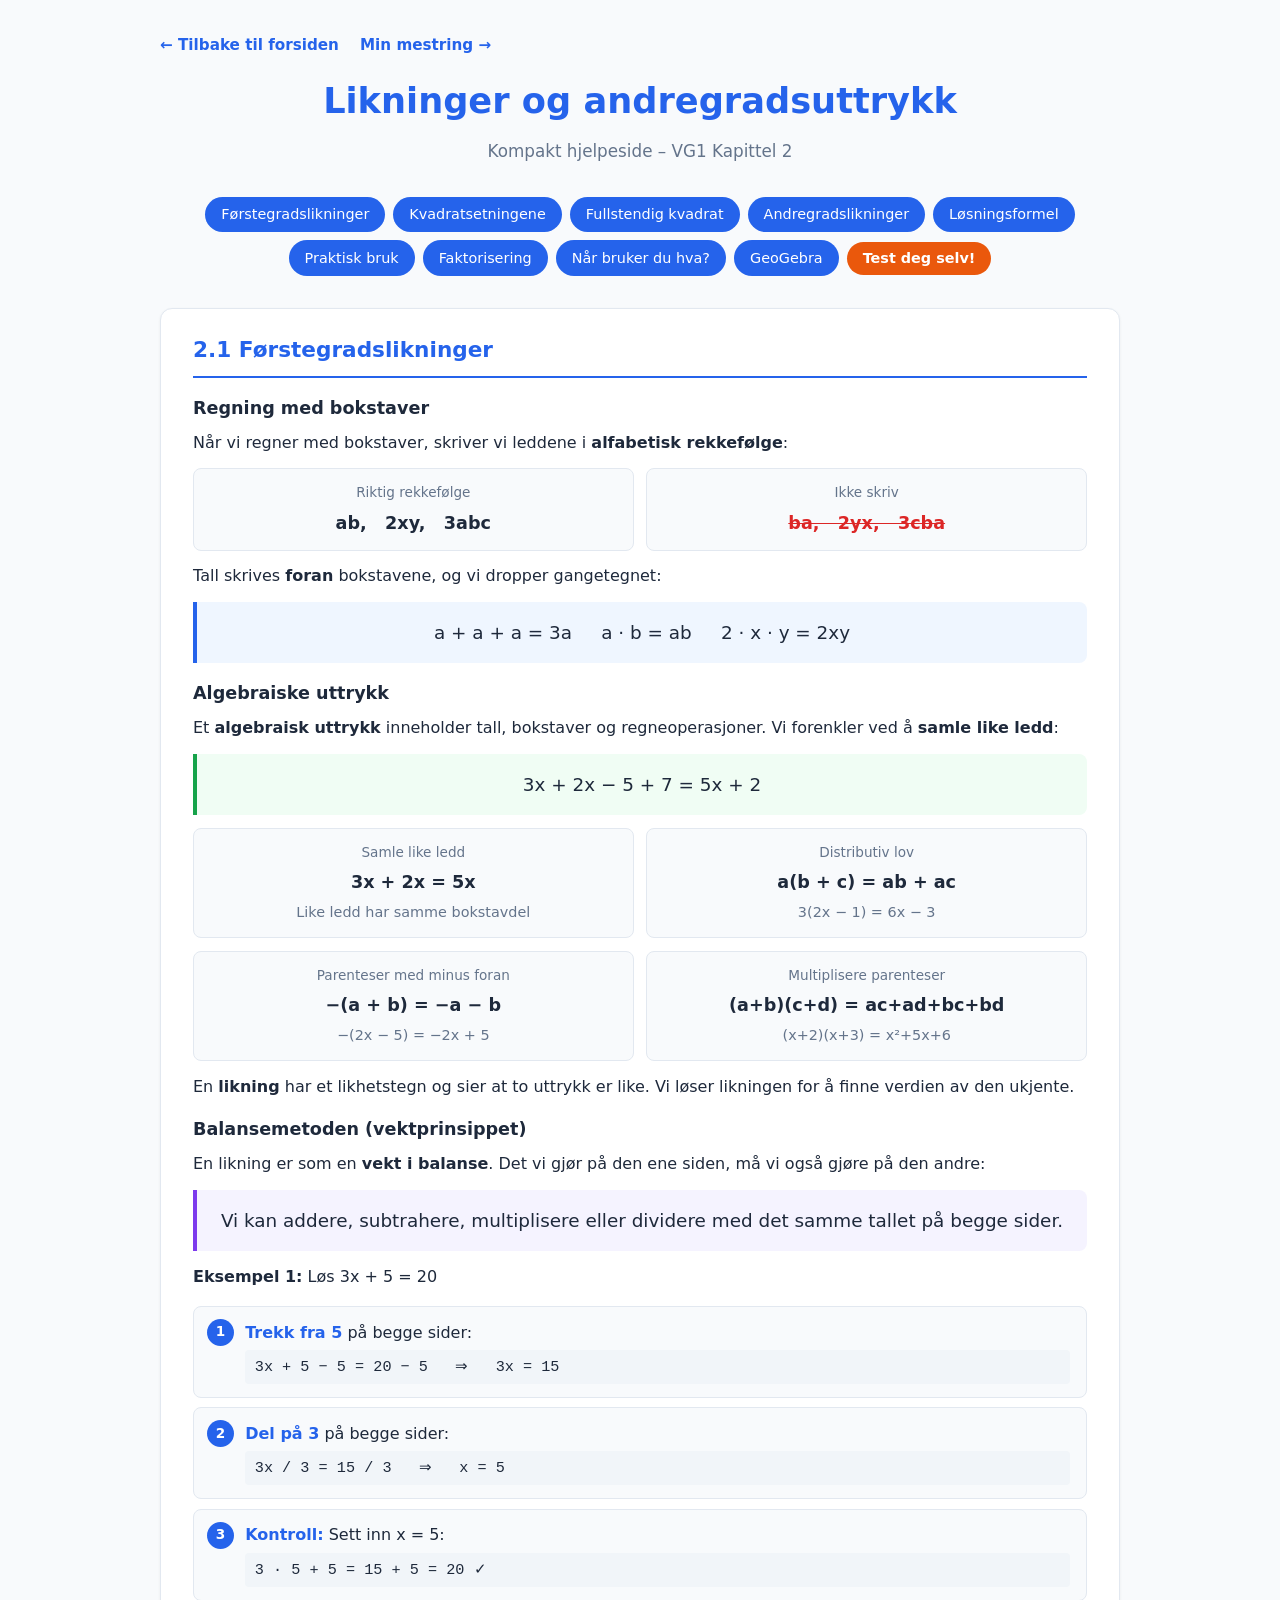
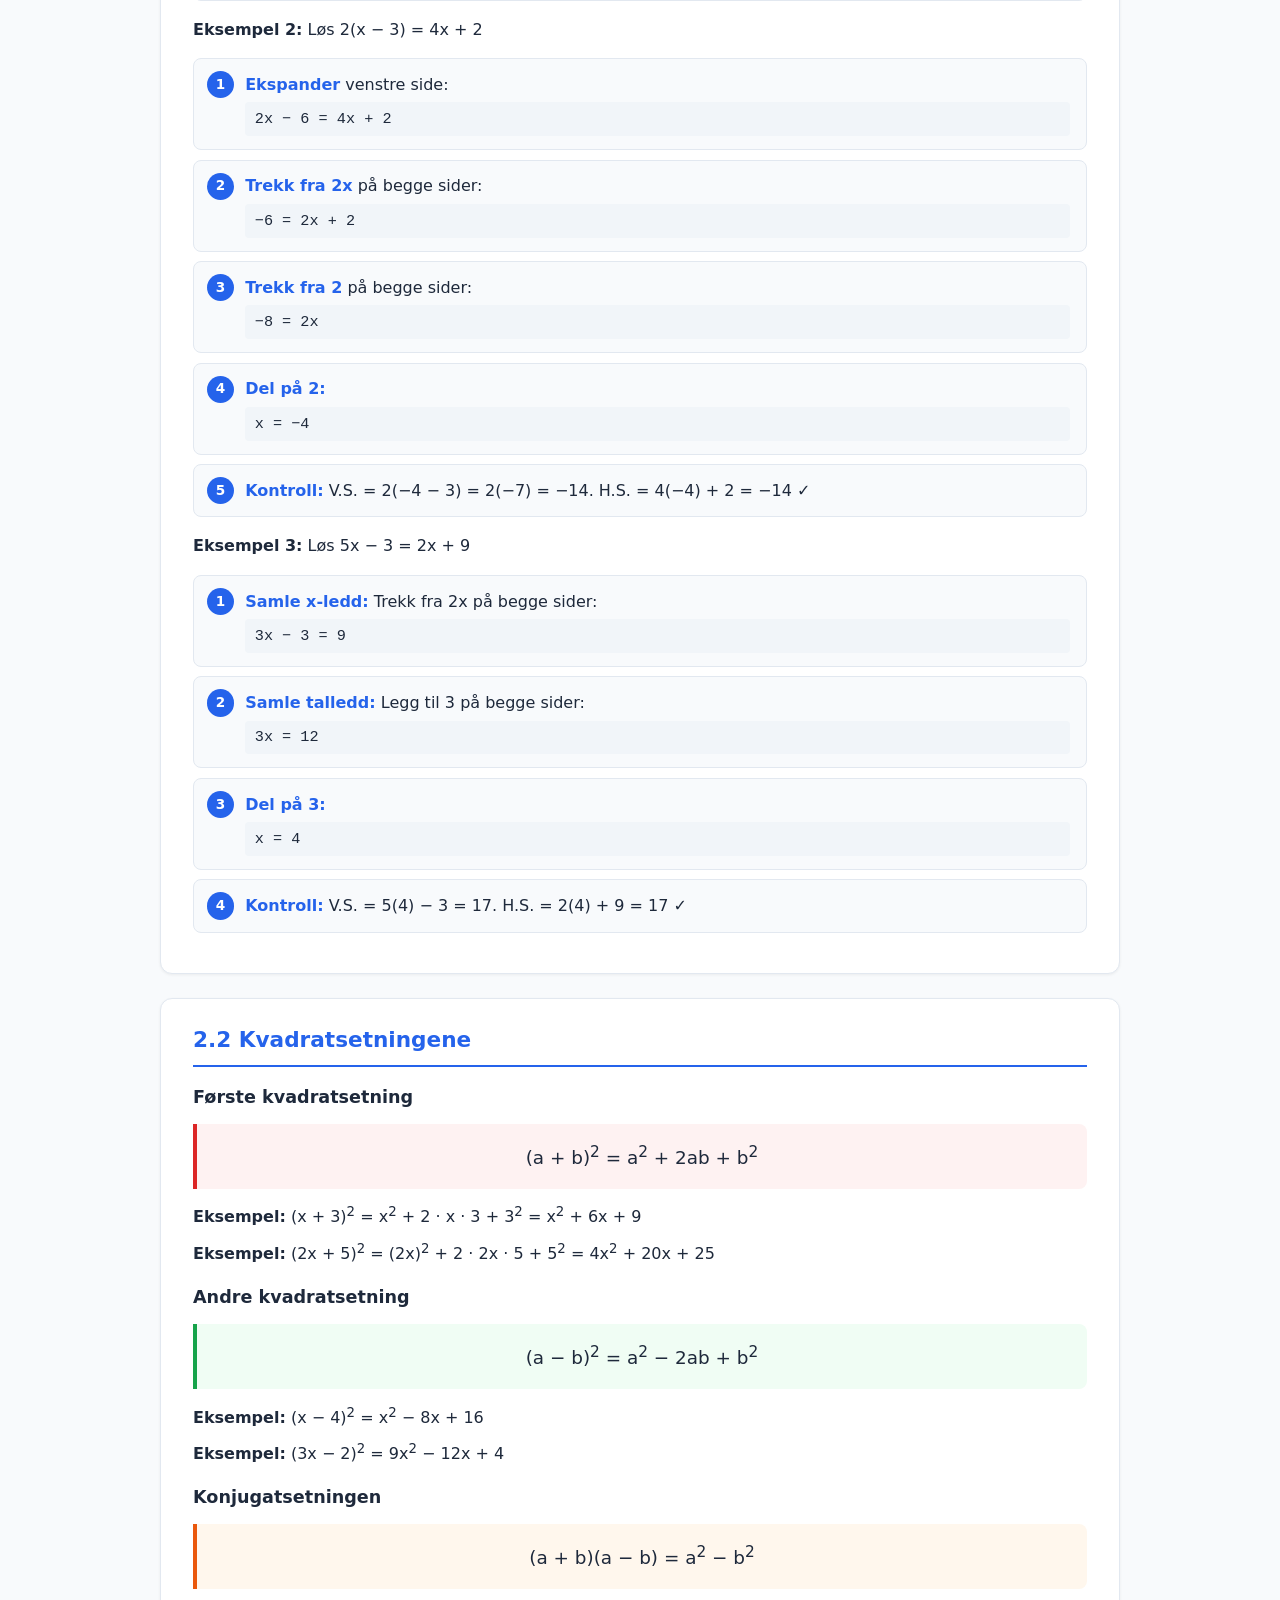
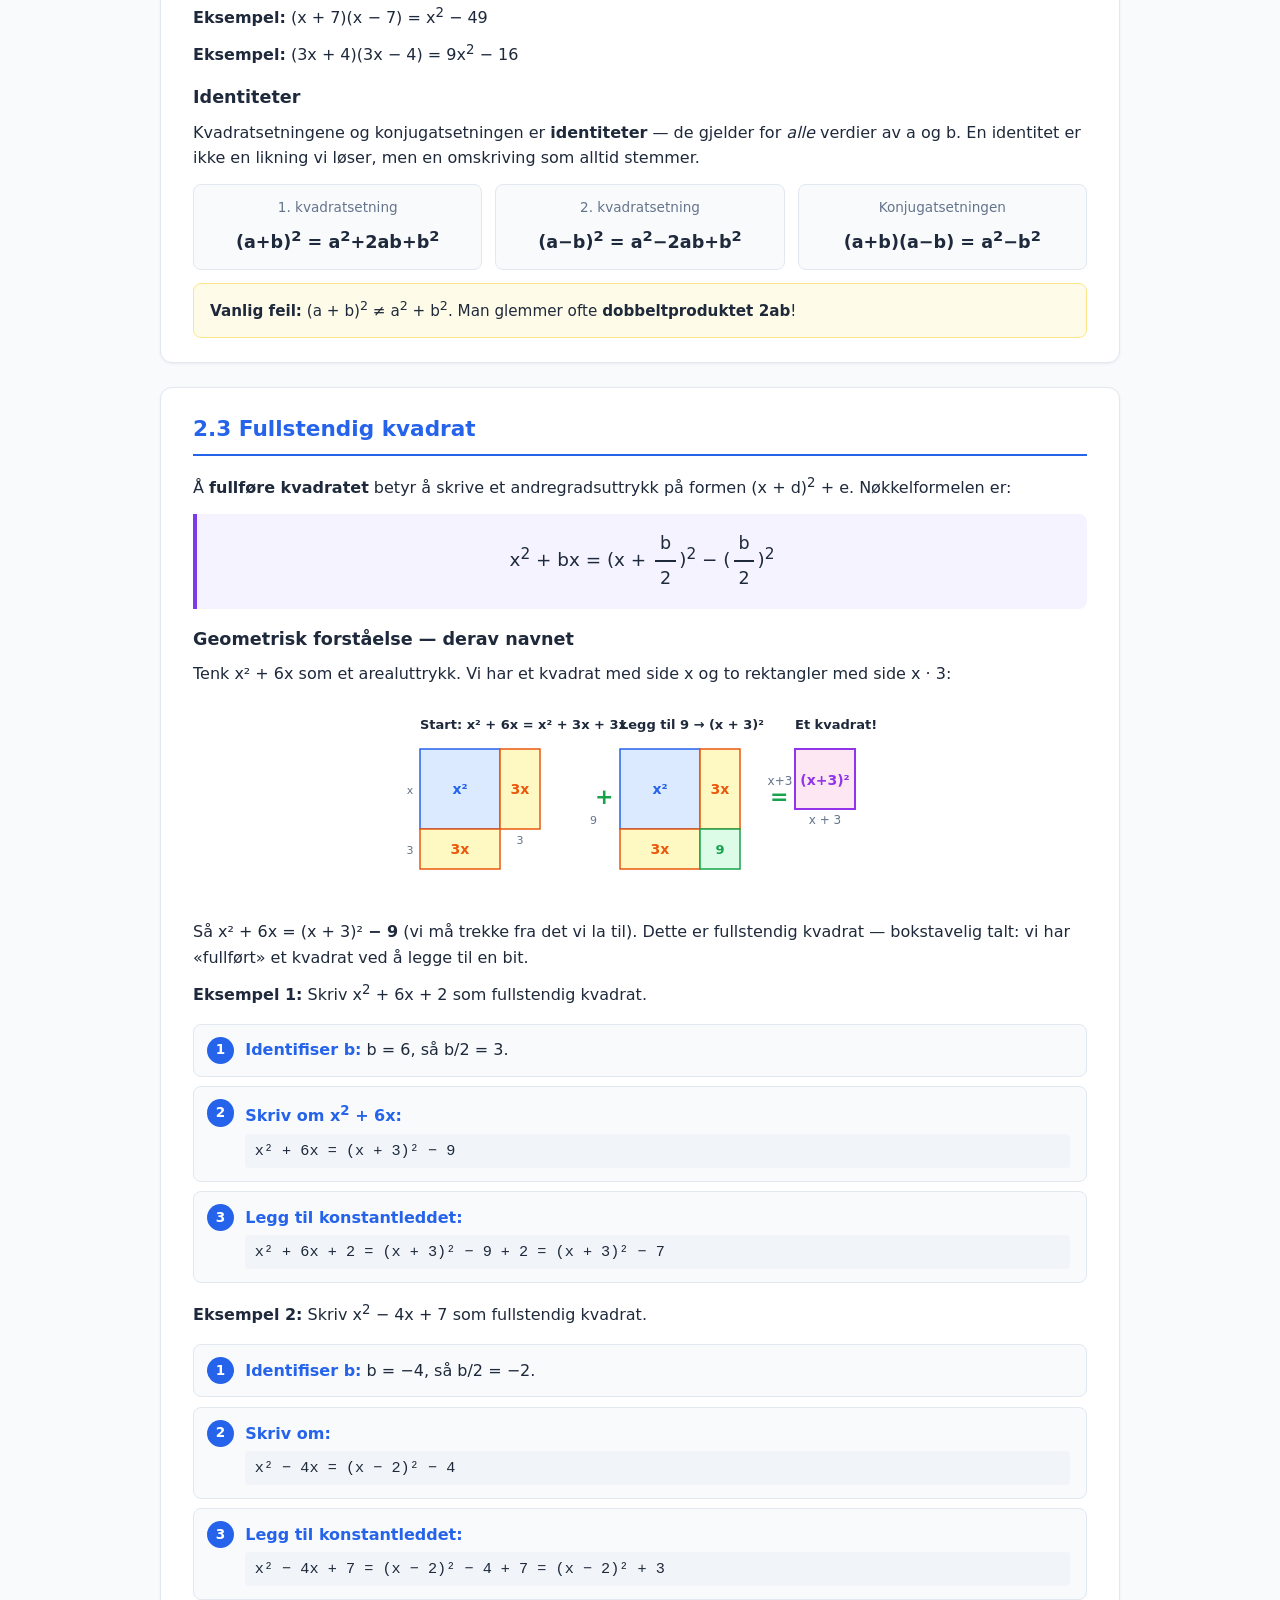
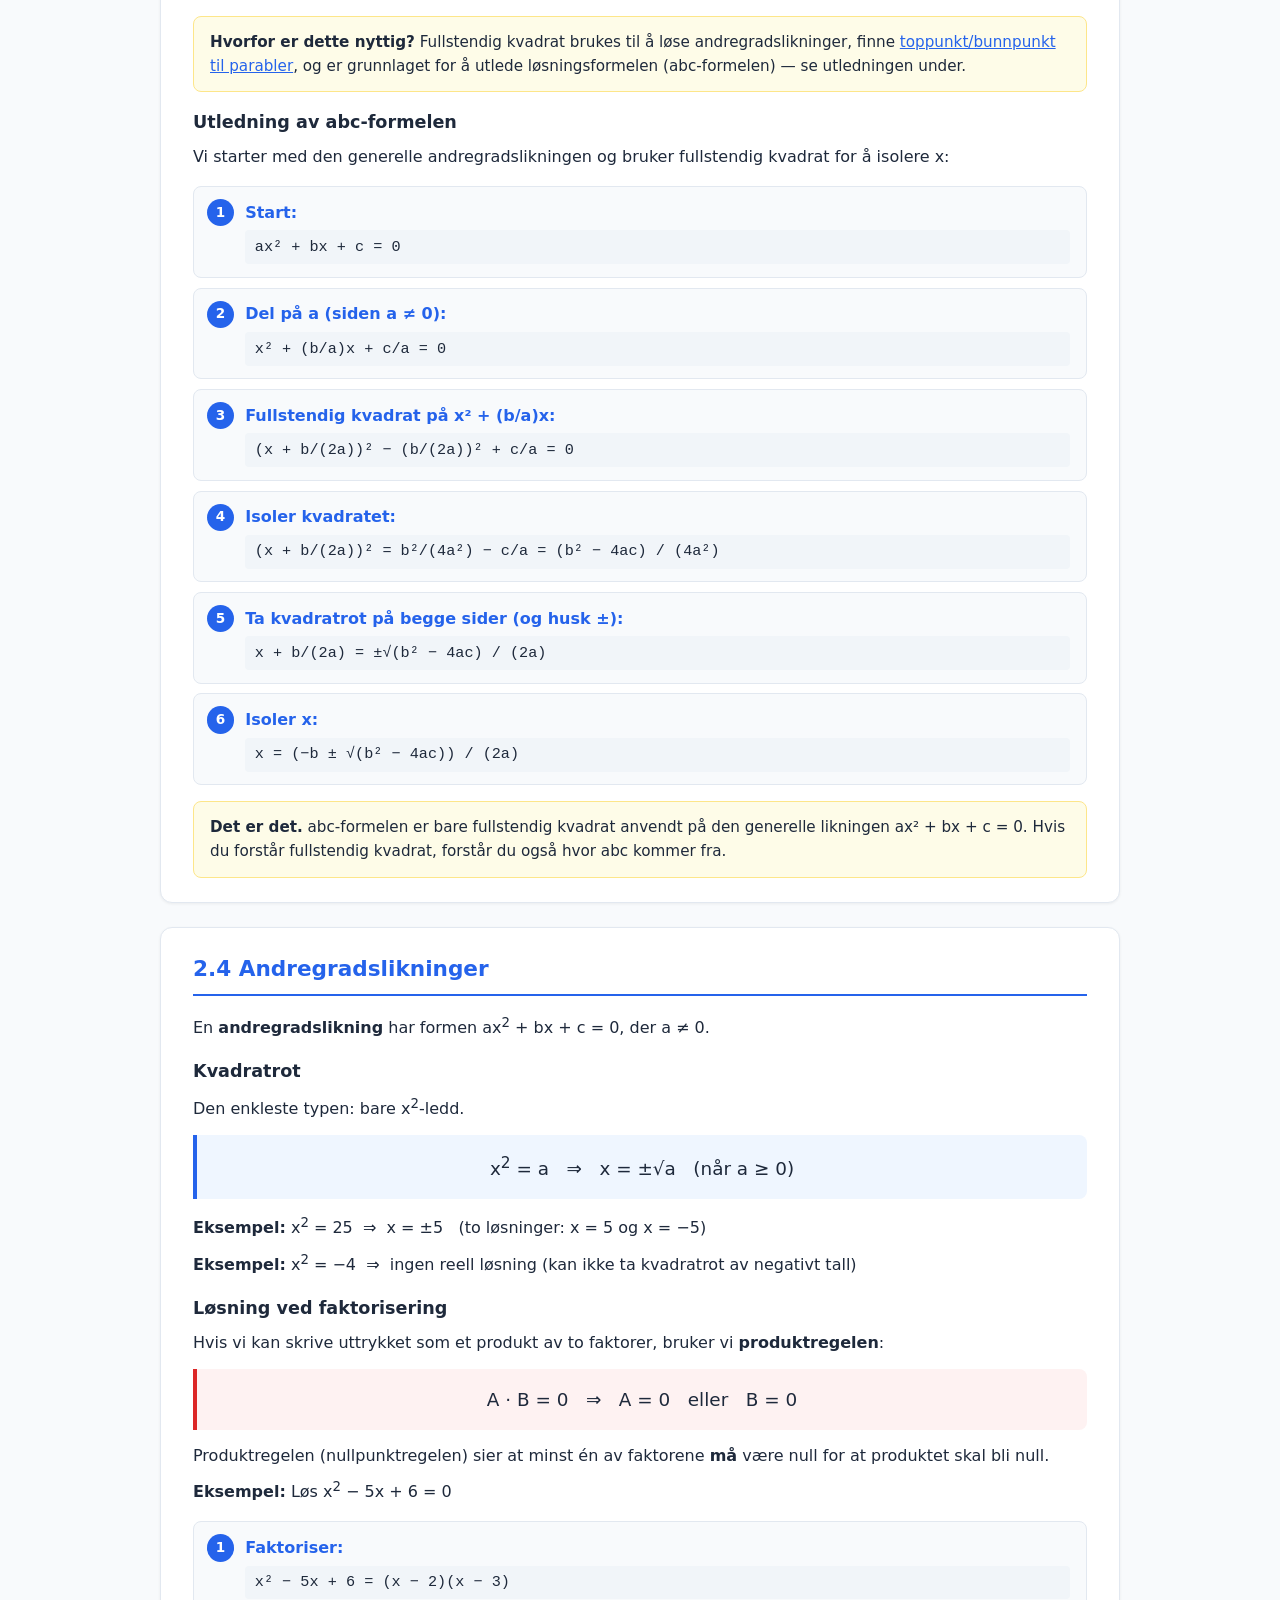
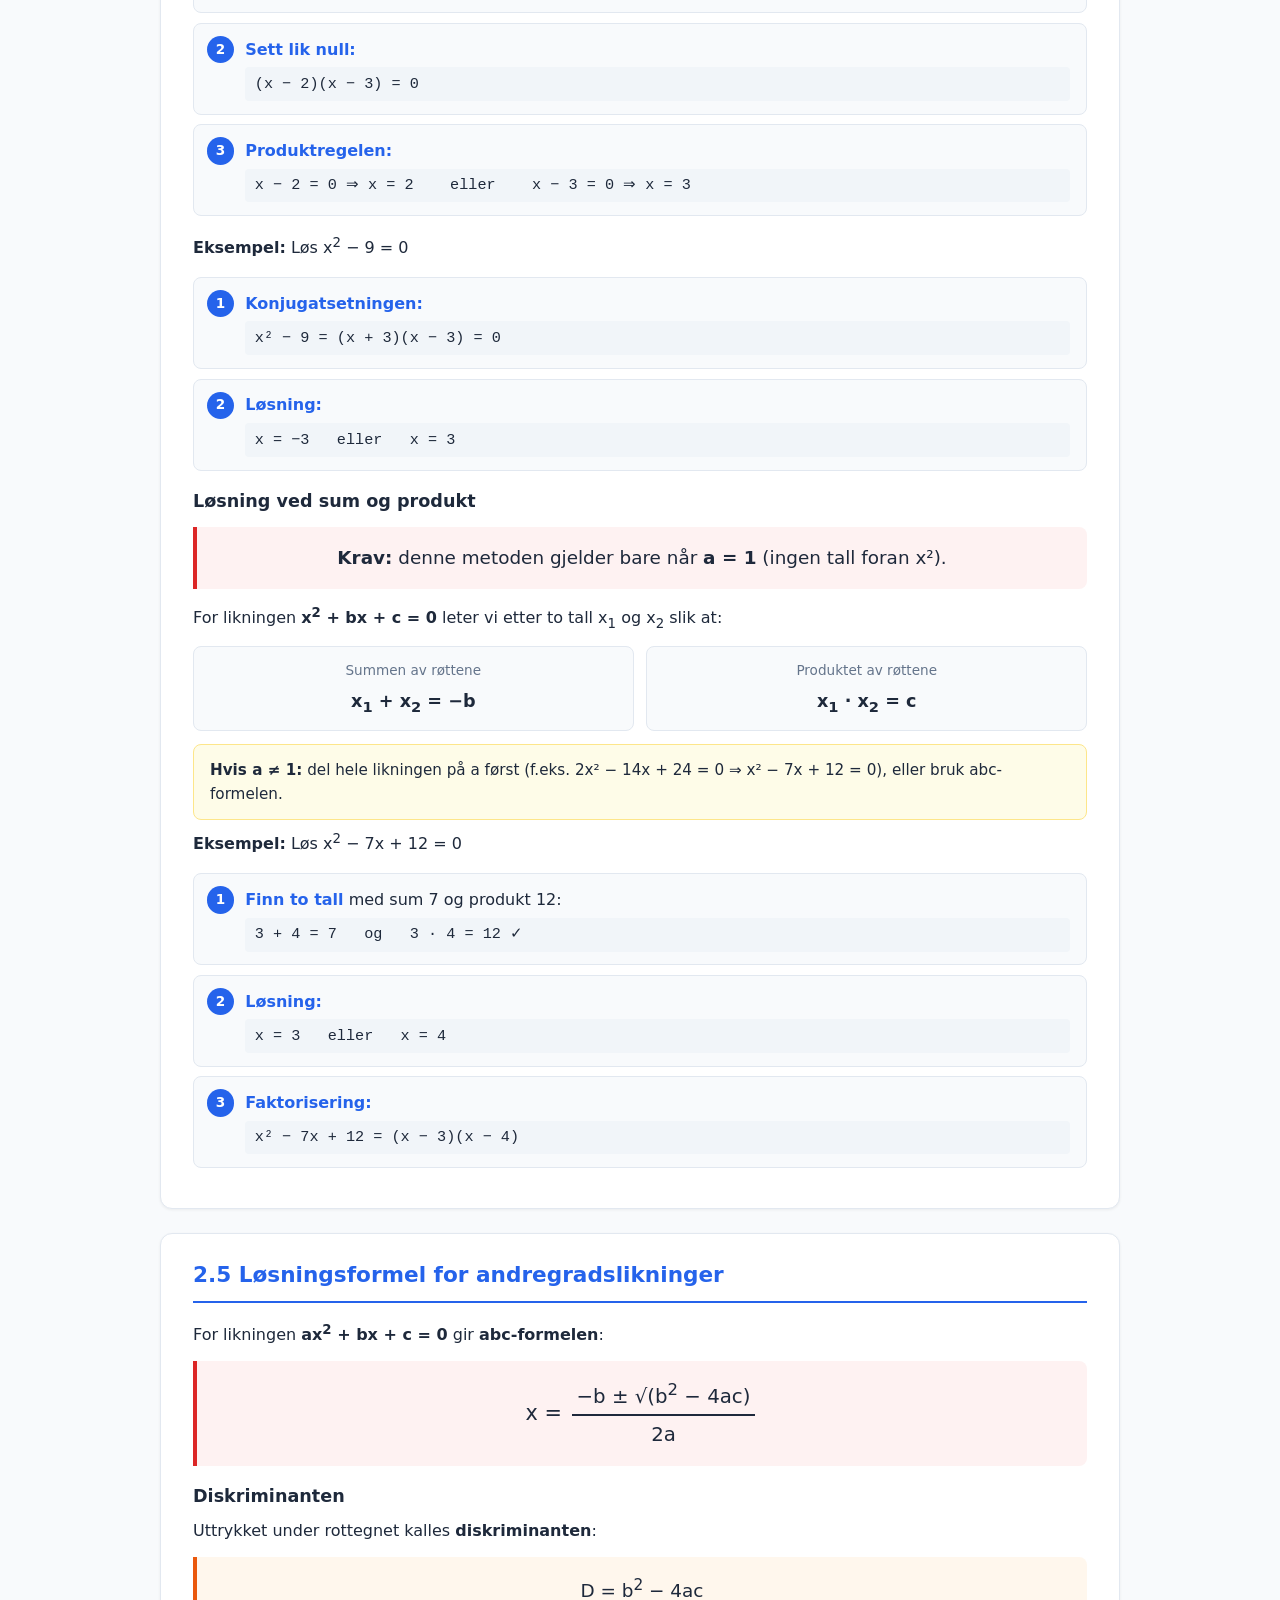
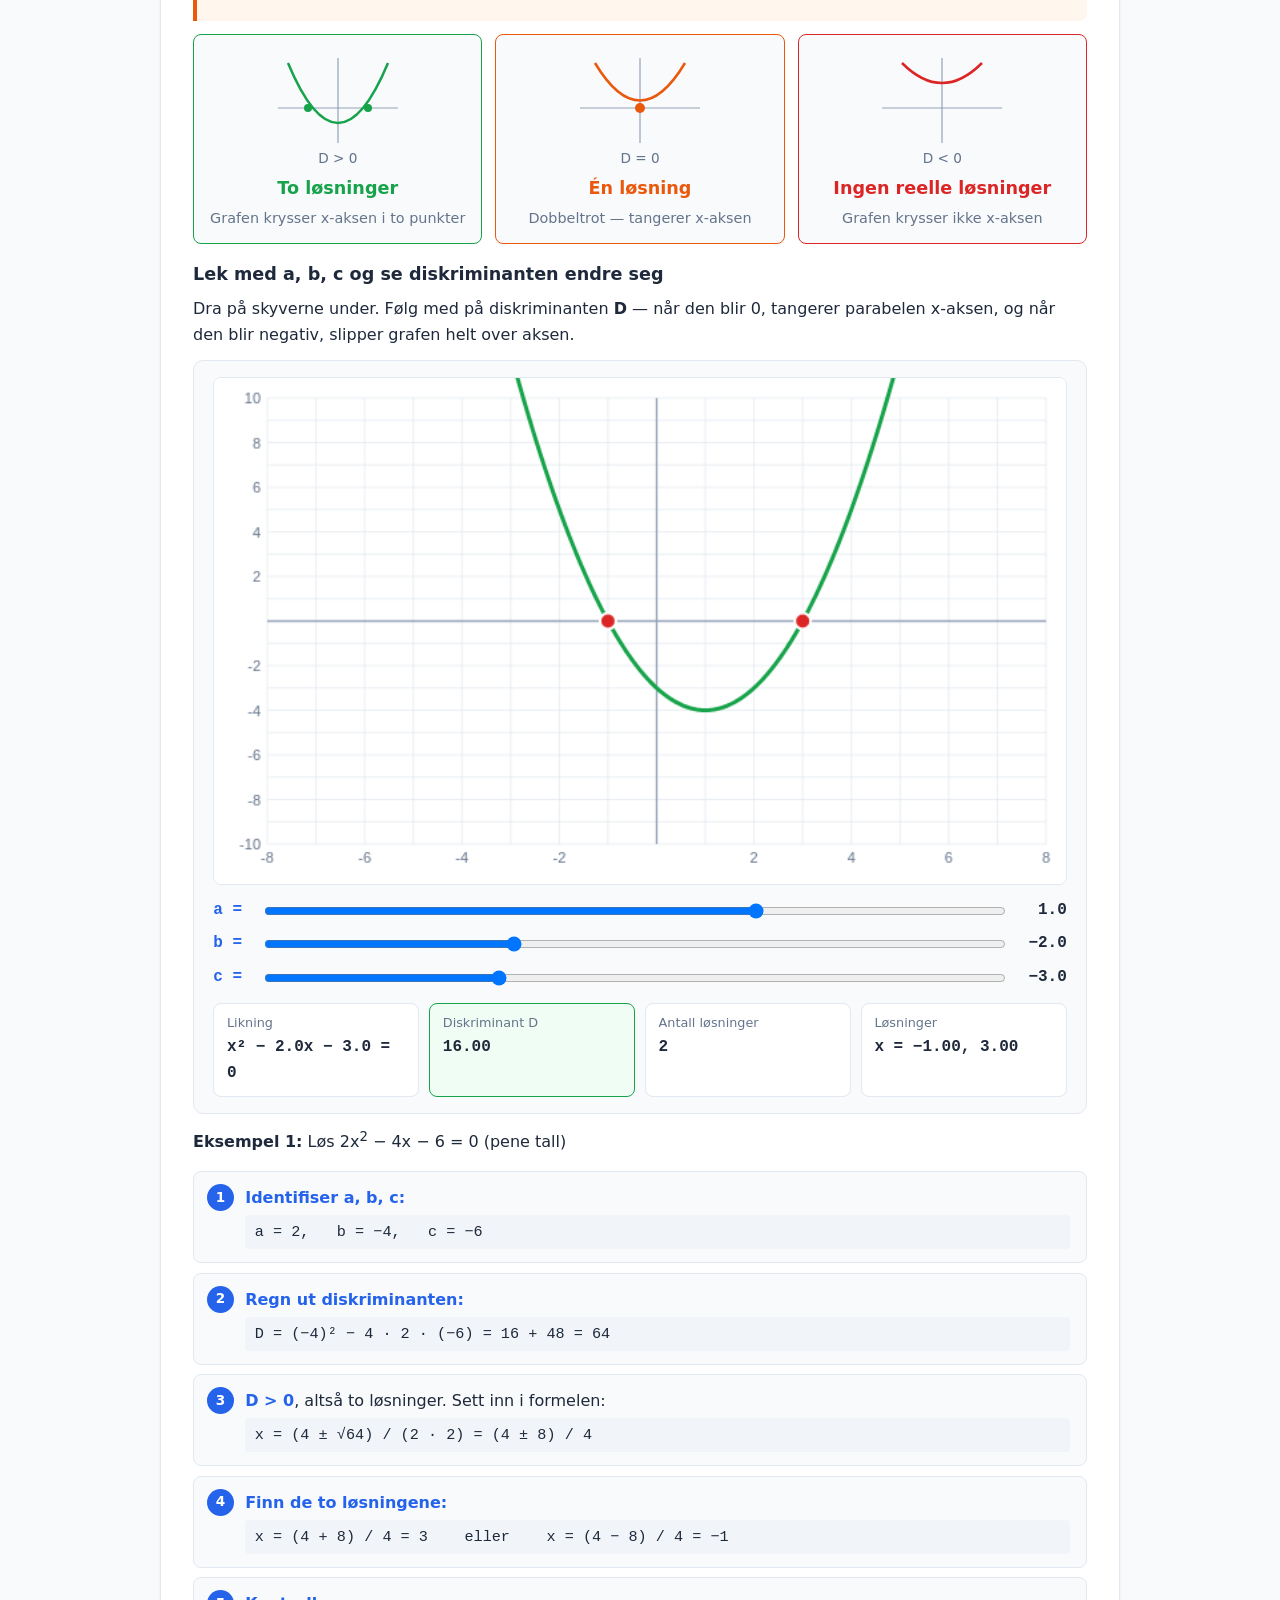
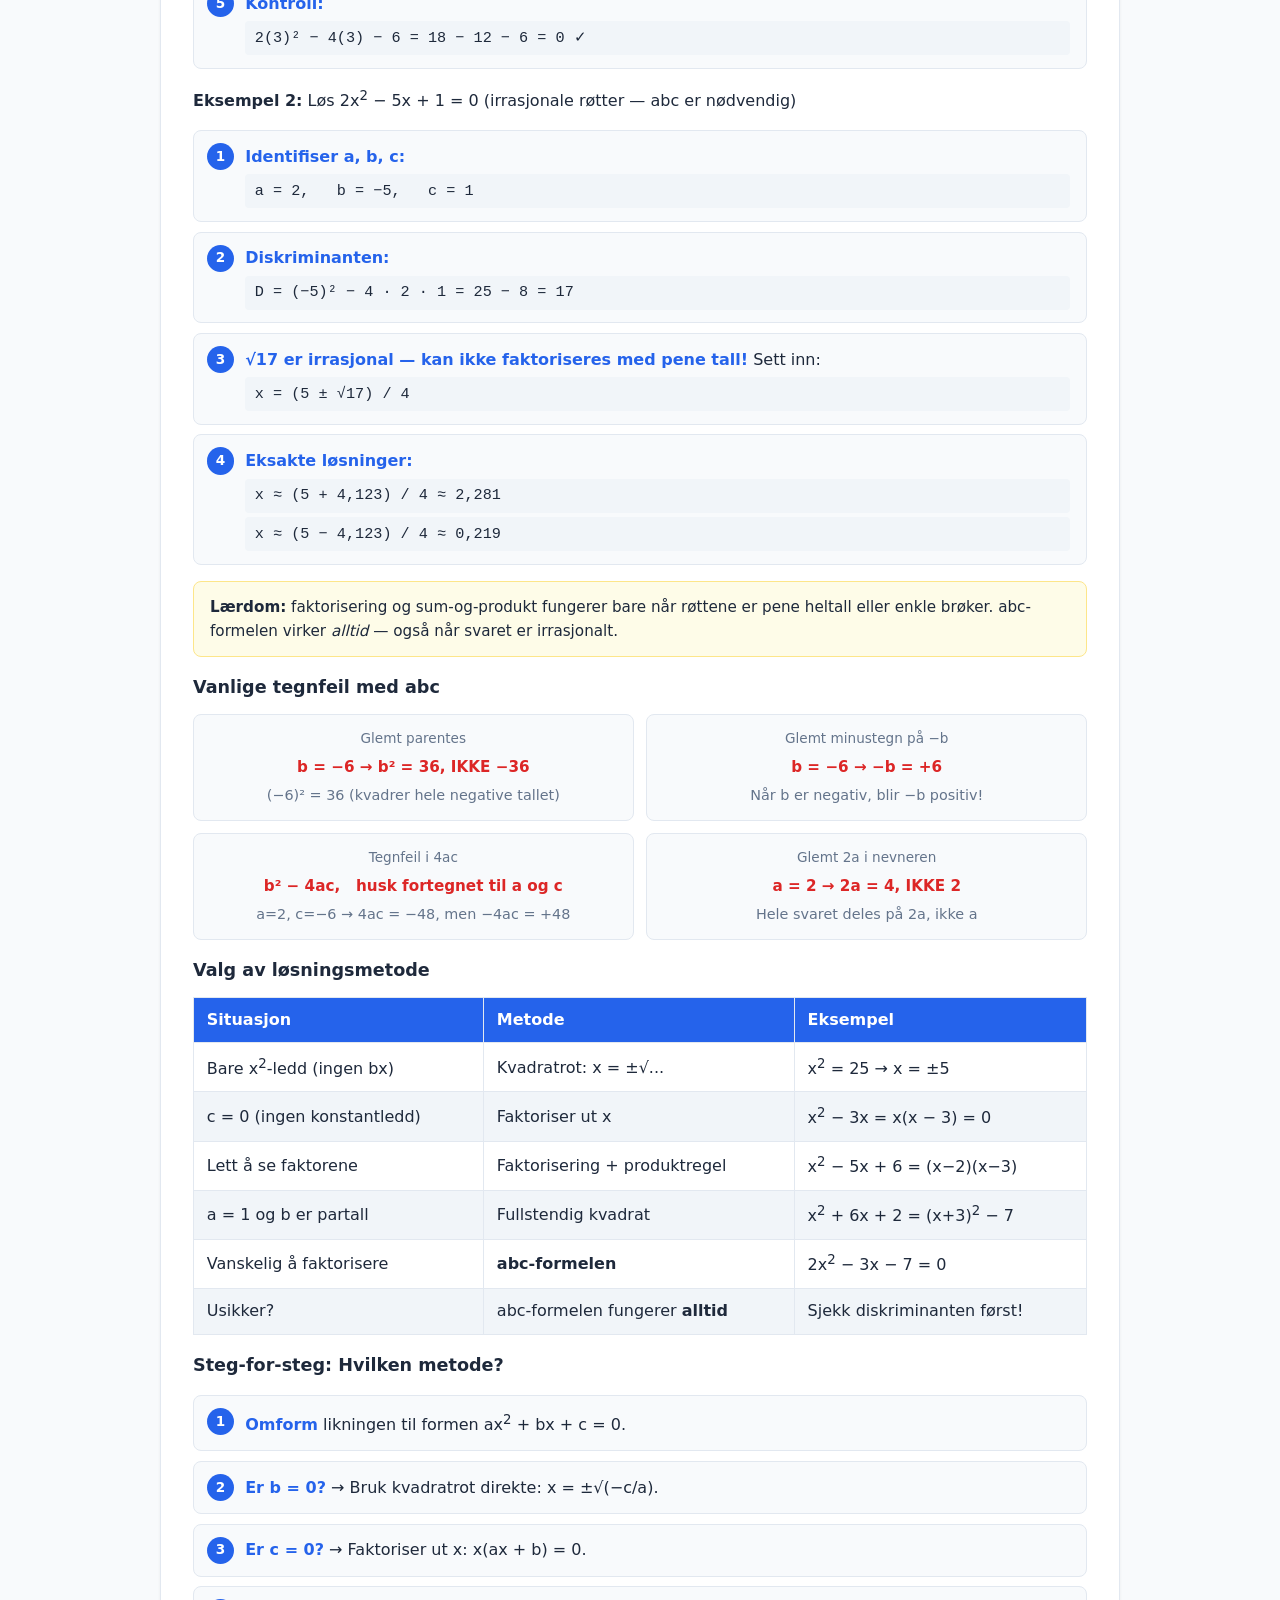
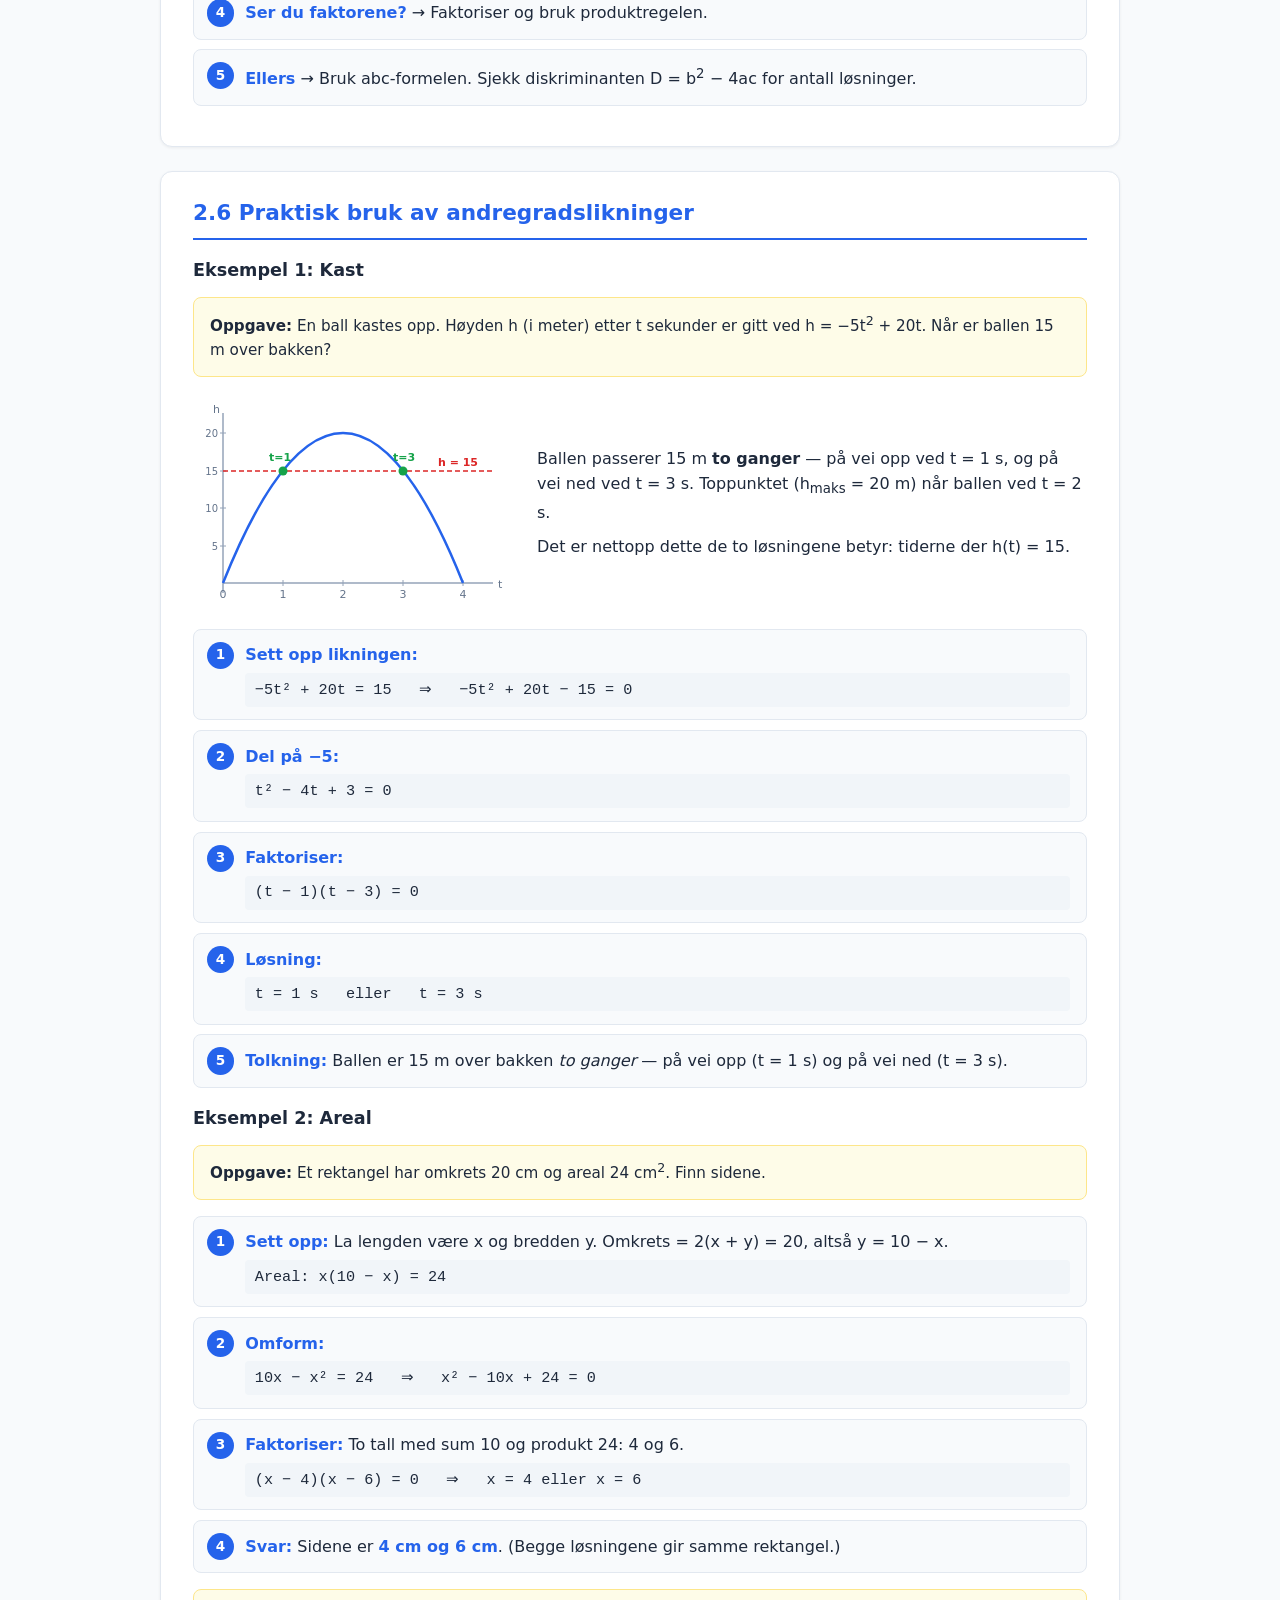
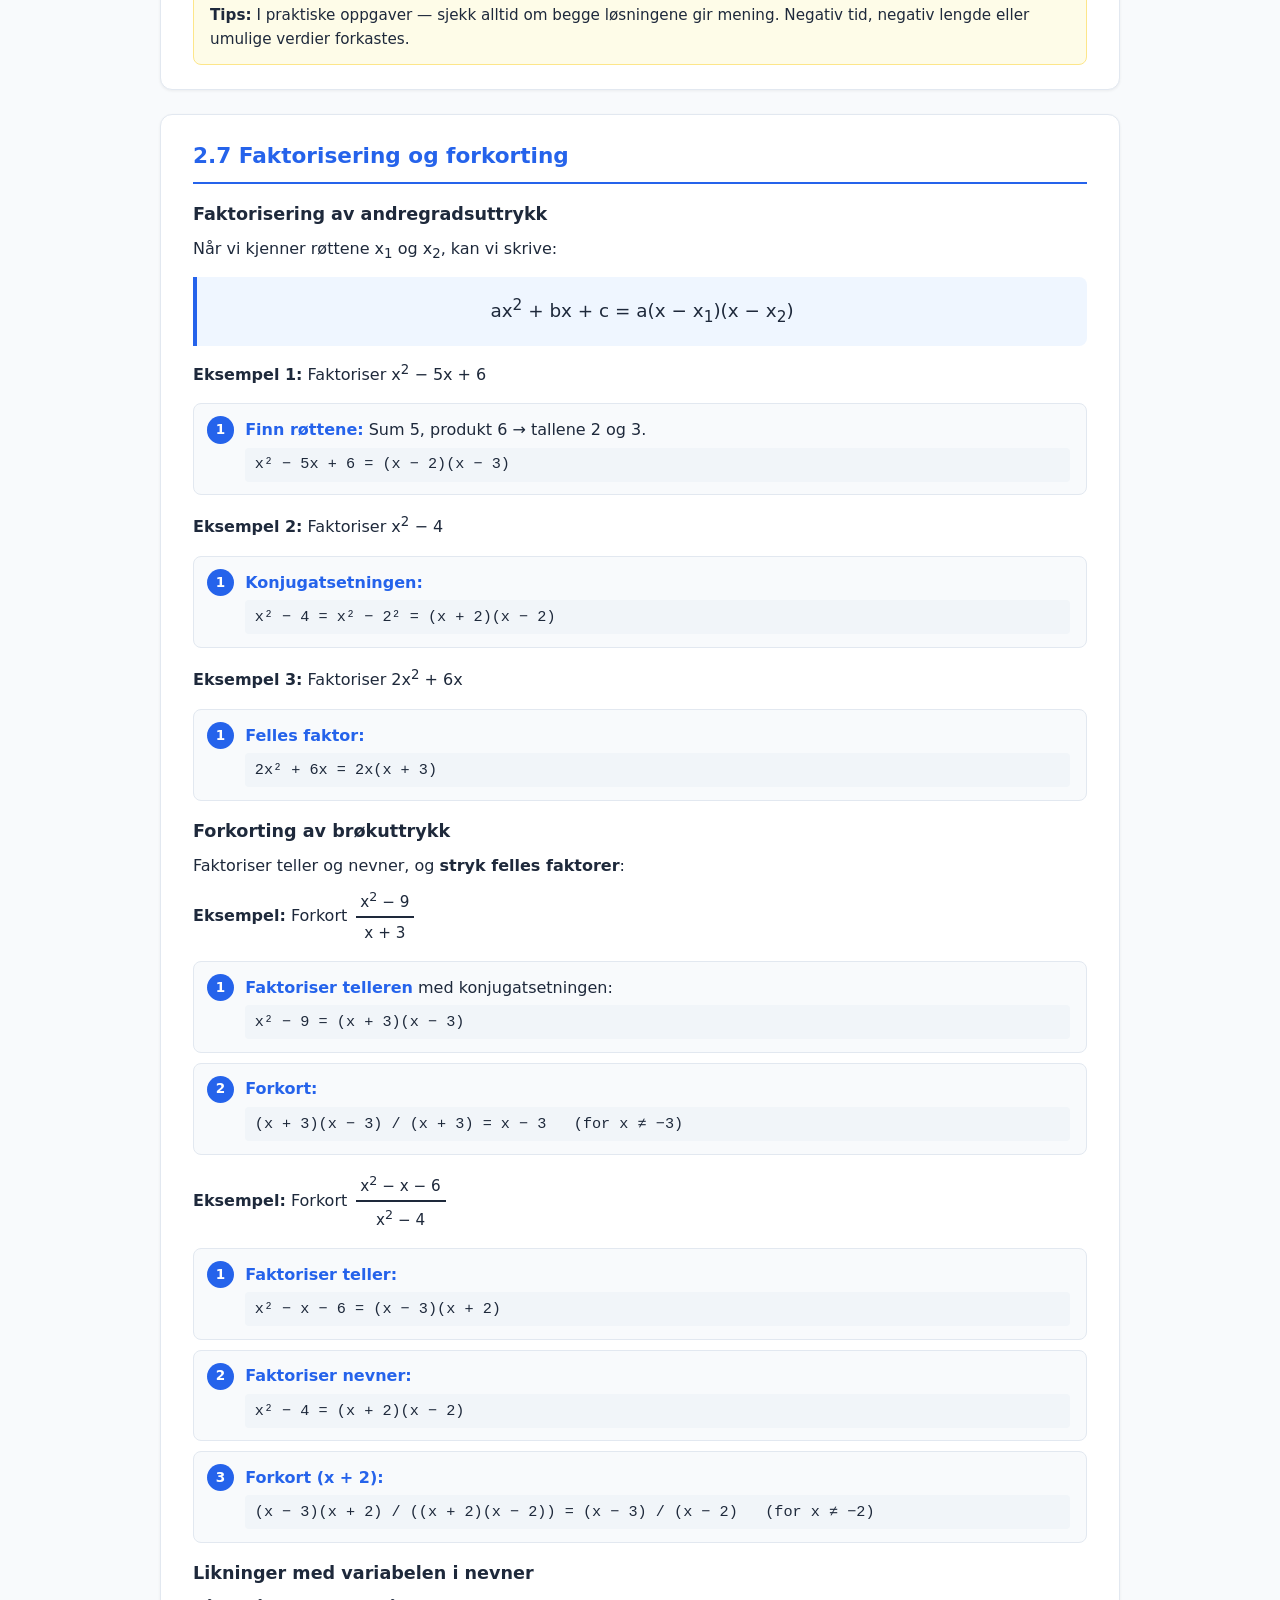
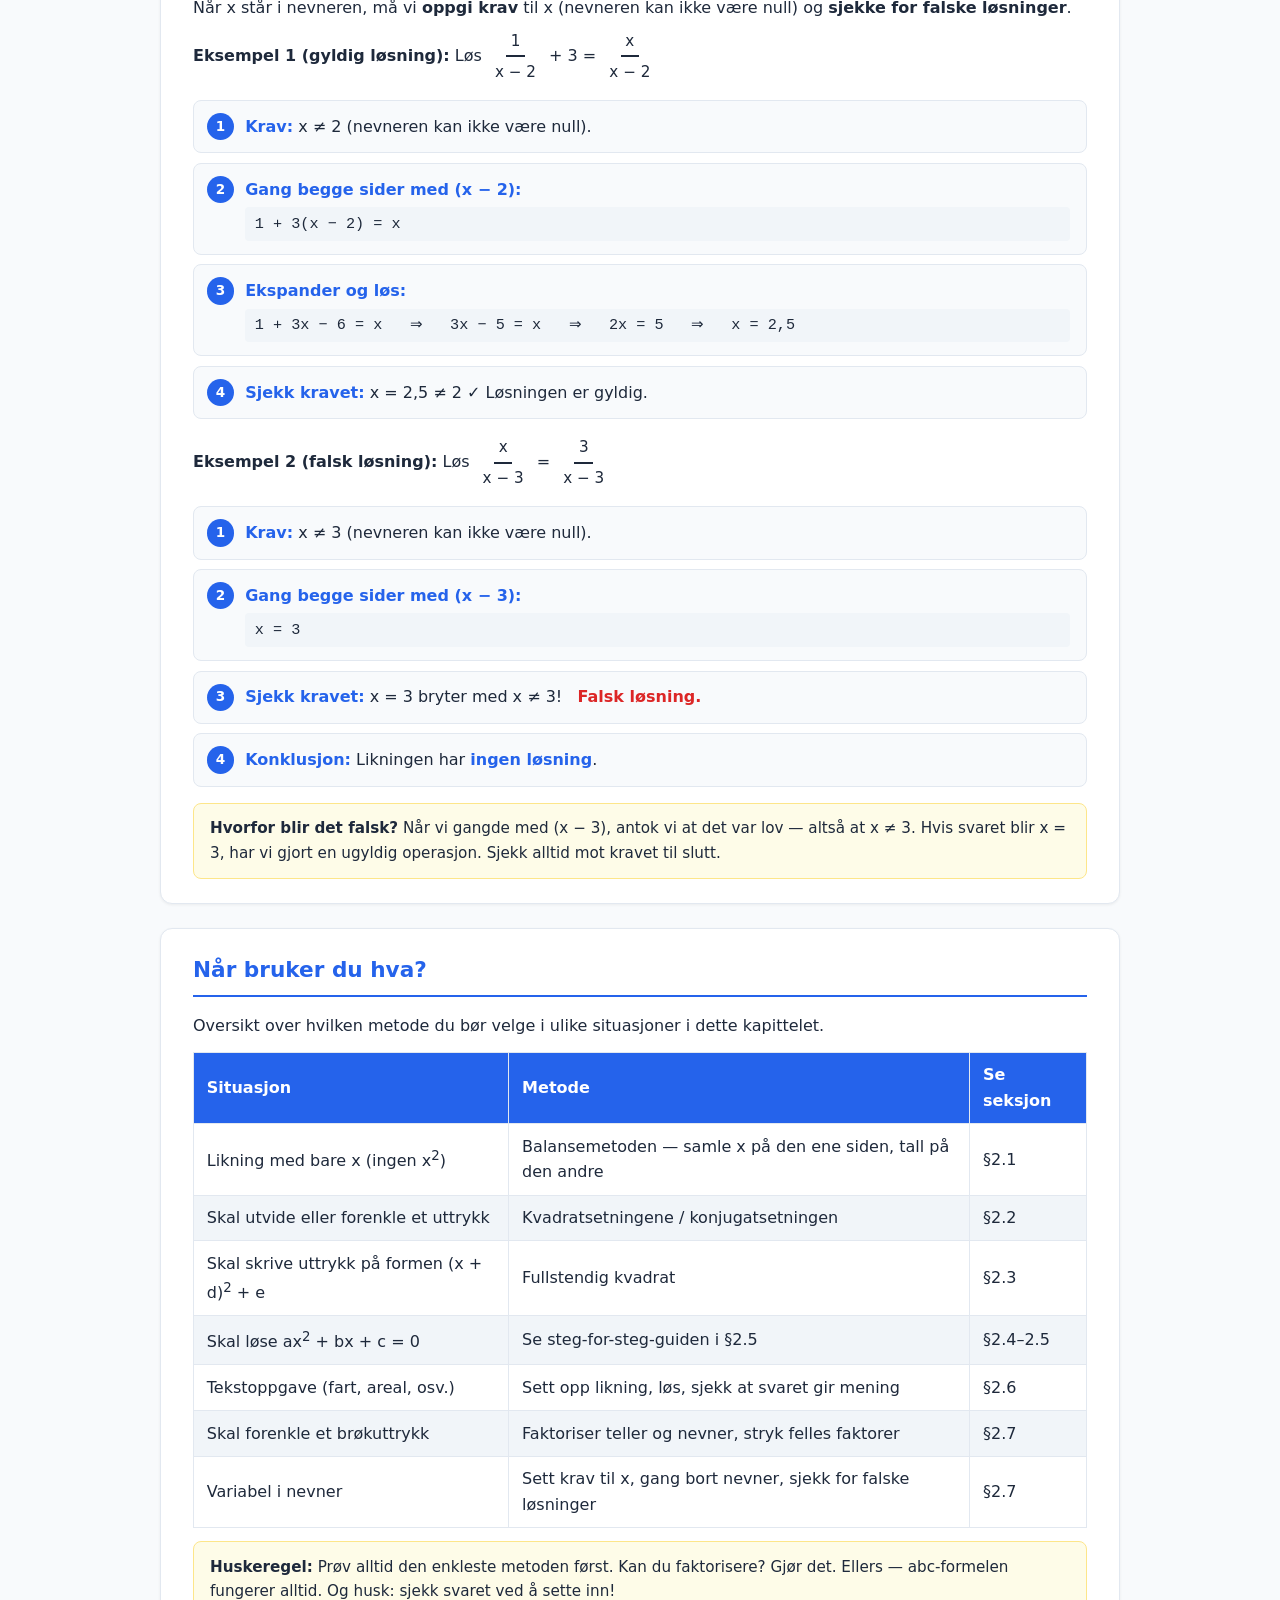
<file: ligninger.html>
<!DOCTYPE html>
<html lang="no">
<head>
<meta charset="UTF-8">
<meta name="viewport" content="width=device-width, initial-scale=1.0">
<title>Likninger og andregradsuttrykk – Hjelpeside</title>
<link rel="icon" href="data:image/svg+xml,<svg xmlns='http://www.w3.org/2000/svg' viewBox='0 0 100 100'><text y='.9em' font-size='90'>π</text></svg>">
<style>
  :root {
    --blue: #2563eb;
    --red: #dc2626;
    --green: #16a34a;
    --orange: #ea580c;
    --purple: #7c3aed;
    --bg: #f8fafc;
    --card: #ffffff;
    --text: #1e293b;
    --muted: #64748b;
    --border: #e2e8f0;
  }
  * { margin: 0; padding: 0; box-sizing: border-box; }
  body {
    font-family: 'Segoe UI', system-ui, -apple-system, sans-serif;
    background: var(--bg);
    color: var(--text);
    line-height: 1.6;
    padding: 2rem 1rem;
  }
  .container { max-width: 960px; margin: 0 auto; }
  h1 {
    text-align: center;
    font-size: 2.2rem;
    margin-bottom: 0.3rem;
    color: var(--blue);
  }
  .subtitle {
    text-align: center;
    color: var(--muted);
    margin-bottom: 2rem;
    font-size: 1.05rem;
  }
  .card {
    background: var(--card);
    border-radius: 12px;
    padding: 1.5rem 2rem;
    margin-bottom: 1.5rem;
    border: 1px solid var(--border);
    box-shadow: 0 1px 3px rgba(0,0,0,0.06);
  }
  .card h2 {
    font-size: 1.35rem;
    margin-bottom: 1rem;
    padding-bottom: 0.5rem;
    border-bottom: 2px solid var(--blue);
    color: var(--blue);
  }
  .card h3 {
    font-size: 1.1rem;
    margin: 1rem 0 0.5rem;
    color: var(--text);
  }

  /* Formler */
  .formula-box {
    background: #eff6ff;
    border-left: 4px solid var(--blue);
    padding: 1rem 1.2rem;
    border-radius: 0 8px 8px 0;
    margin: 0.8rem 0;
    font-size: 1.15rem;
    text-align: center;
  }
  .formula-box.red {
    background: #fef2f2;
    border-left-color: var(--red);
  }
  .formula-box.green {
    background: #f0fdf4;
    border-left-color: var(--green);
  }
  .formula-box.orange {
    background: #fff7ed;
    border-left-color: var(--orange);
  }
  .formula-box.purple {
    background: #f5f3ff;
    border-left-color: var(--purple);
  }
  p { margin: 0.5rem 0; }

  ul { padding-left: 1.3rem; }
  ul li { margin: 0.3rem 0; }

  .highlight { color: var(--blue); font-weight: 600; }
  .note {
    background: #fefce8;
    border: 1px solid #fde68a;
    border-radius: 8px;
    padding: 0.8rem 1rem;
    margin-top: 0.8rem;
    font-size: 0.95rem;
  }

  .toc {
    display: flex;
    flex-wrap: wrap;
    gap: 0.5rem;
    align-items: center;
    justify-content: center;
    margin-bottom: 2rem;
  }
  .toc a {
    background: var(--blue);
    color: #fff;
    padding: 0.4rem 1rem;
    border-radius: 20px;
    text-decoration: none;
    font-size: 0.9rem;
    transition: opacity 0.2s;
  }
  .toc a:hover { opacity: 0.8; }
  .toc .quiz-btn {
    background: var(--orange);
    color: #fff;
    padding: 0.4rem 1rem;
    border-radius: 20px;
    font-size: 0.9rem;
    line-height: 1.4;
    font-weight: 700;
    cursor: pointer;
    border: none;
    font-family: inherit;
    text-decoration: none;
    transition: opacity 0.2s;
  }
  .toc .quiz-btn:hover { opacity: 0.8; }

  /* Regel-boks */
  .rule-grid {
    display: grid;
    grid-template-columns: 1fr 1fr;
    gap: 0.8rem;
    margin: 0.8rem 0;
  }
  @media (max-width: 600px) {
    .rule-grid { grid-template-columns: 1fr; }
  }
  .rule-item {
    background: var(--bg);
    border: 1px solid var(--border);
    border-radius: 8px;
    padding: 0.8rem 1rem;
    text-align: center;
  }
  .rule-item .rule-name {
    font-size: 0.85rem;
    color: var(--muted);
    margin-bottom: 0.3rem;
  }
  .rule-item .rule-formula {
    font-size: 1.1rem;
    font-weight: 600;
  }
  .rule-item .rule-example {
    font-size: 0.9rem;
    color: var(--muted);
    margin-top: 0.3rem;
  }

  /* Tabell */
  .set-table {
    width: 100%;
    border-collapse: collapse;
    text-align: left;
    font-size: 1rem;
    margin: 0.8rem 0;
  }
  .set-table th, .set-table td {
    padding: 0.6rem 0.8rem;
    border: 1px solid var(--border);
  }
  .set-table thead th {
    background: var(--blue);
    color: #fff;
    font-weight: 600;
  }
  .set-table tbody tr:nth-child(even) { background: #f1f5f9; }

  /* Steg-for-steg */
  .steps { counter-reset: step; margin: 1rem 0; }
  .step {
    position: relative;
    padding: 0.8rem 1rem 0.8rem 3.2rem;
    margin-bottom: 0.6rem;
    background: var(--bg);
    border-radius: 8px;
    border: 1px solid var(--border);
  }
  .step::before {
    counter-increment: step;
    content: counter(step);
    position: absolute;
    left: 0.8rem;
    top: 0.75rem;
    width: 1.7rem;
    height: 1.7rem;
    background: var(--blue);
    color: #fff;
    border-radius: 50%;
    display: flex;
    align-items: center;
    justify-content: center;
    font-weight: 700;
    font-size: 0.85rem;
  }
  .step strong { color: var(--blue); }
  .step .calc {
    display: block;
    margin-top: 0.3rem;
    font-family: 'Courier New', monospace;
    background: #f1f5f9;
    padding: 0.3rem 0.6rem;
    border-radius: 4px;
    font-size: 0.95rem;
  }

  /* Diskriminant-tool */
  .disc-tool {
    background: var(--bg);
    border: 1px solid var(--border);
    border-radius: 10px;
    padding: 1rem 1.2rem;
    margin: 0.8rem 0;
  }
  .disc-tool canvas {
    width: 100%;
    height: auto;
    background: #fff;
    border-radius: 8px;
    border: 1px solid var(--border);
    display: block;
  }
  .disc-controls {
    display: flex;
    flex-direction: column;
    gap: 0.5rem;
    margin-top: 0.8rem;
  }
  .disc-slider {
    display: flex;
    align-items: center;
    gap: 0.8rem;
  }
  .disc-slider label {
    font-weight: 700;
    color: var(--blue);
    min-width: 2.4rem;
    font-family: 'Courier New', monospace;
  }
  .disc-slider input[type=range] {
    flex: 1;
    min-width: 150px;
  }
  .disc-slider span {
    font-family: 'Courier New', monospace;
    font-weight: 700;
    min-width: 3rem;
    text-align: right;
  }
  .disc-readout {
    display: grid;
    grid-template-columns: repeat(auto-fit, minmax(160px, 1fr));
    gap: 0.6rem;
    margin-top: 0.8rem;
  }
  .disc-readout .item {
    background: #fff;
    border-radius: 8px;
    padding: 0.55rem 0.8rem;
    border: 1px solid var(--border);
    font-size: 0.95rem;
    transition: border-color 0.3s, background 0.3s;
  }
  .disc-readout .item .label {
    font-size: 0.8rem;
    color: var(--muted);
    display: block;
  }
  .disc-readout .item .val {
    font-weight: 700;
    font-family: 'Courier New', monospace;
    font-size: 1rem;
  }
  .disc-readout .item.D-pos { border-color: var(--green); background: #f0fdf4; }
  .disc-readout .item.D-zero { border-color: var(--orange); background: #fff7ed; }
  .disc-readout .item.D-neg { border-color: var(--red); background: #fef2f2; }

  /* Brøk-visning */
  .frac {
    display: inline-flex;
    flex-direction: column;
    align-items: center;
    vertical-align: middle;
    margin: 0 0.2rem;
    font-size: 0.95em;
  }
  .frac-num { border-bottom: 2px solid var(--text); padding: 0 0.3rem 0.15rem; }
  .frac-den { padding: 0.15rem 0.3rem 0; }

  /* Metode-valg grid */
  .method-grid {
    display: grid;
    grid-template-columns: 1fr 1fr 1fr;
    gap: 0.8rem;
    margin: 0.8rem 0;
  }
  @media (max-width: 600px) {
    .method-grid { grid-template-columns: 1fr; }
  }
  .method-item {
    background: var(--bg);
    border: 1px solid var(--border);
    border-radius: 10px;
    padding: 1rem;
    text-align: center;
  }
  .method-item h4 {
    color: var(--blue);
    font-size: 0.95rem;
    margin-bottom: 0.4rem;
  }
  .method-item p {
    font-size: 0.85rem;
    color: var(--muted);
  }

  /* ===== QUIZ OVERLAY ===== */
  .quiz-overlay {
    display: none;
    position: fixed;
    inset: 0;
    background: rgba(15,23,42,0.6);
    backdrop-filter: blur(4px);
    z-index: 1000;
    justify-content: center;
    align-items: center;
    padding: 1rem;
  }
  .quiz-overlay.open { display: flex; }
  .quiz-modal {
    background: var(--card);
    border-radius: 16px;
    width: 100%;
    max-width: 560px;
    max-height: 90vh;
    overflow-y: auto;
    padding: 2rem;
    box-shadow: 0 20px 60px rgba(0,0,0,0.3);
    position: relative;
    animation: slideUp 0.3s ease;
  }
  @keyframes slideUp {
    from { transform: translateY(30px); opacity: 0; }
    to { transform: translateY(0); opacity: 1; }
  }
  .quiz-close {
    position: absolute;
    top: 1rem;
    right: 1rem;
    background: none;
    border: none;
    font-size: 1.5rem;
    cursor: pointer;
    color: var(--muted);
    line-height: 1;
  }
  .quiz-close:hover { color: var(--text); }
  .quiz-header {
    text-align: center;
    margin-bottom: 1.5rem;
  }
  .quiz-header h2 {
    color: var(--orange);
    font-size: 1.5rem;
    margin-bottom: 0.3rem;
  }
  .quiz-progress {
    font-size: 0.9rem;
    color: var(--muted);
  }
  .quiz-progress-bar {
    height: 6px;
    background: var(--border);
    border-radius: 3px;
    margin-top: 0.5rem;
    overflow: hidden;
  }
  .quiz-progress-fill {
    height: 100%;
    background: var(--orange);
    border-radius: 3px;
    transition: width 0.4s ease;
  }
  .quiz-question {
    font-size: 1.15rem;
    font-weight: 600;
    margin-bottom: 1rem;
    line-height: 1.5;
  }
  .quiz-options { display: flex; flex-direction: column; gap: 0.6rem; }
  .quiz-option {
    display: block;
    width: 100%;
    text-align: left;
    padding: 0.85rem 1.1rem;
    border: 2px solid var(--border);
    border-radius: 10px;
    background: var(--bg);
    font-size: 1.05rem;
    cursor: pointer;
    transition: border-color 0.2s, background 0.2s;
    font-family: inherit;
    color: var(--text);
  }
  .quiz-option:hover:not(:disabled) {
    border-color: var(--blue);
    background: #eff6ff;
  }
  .quiz-option:disabled { cursor: default; }
  .quiz-option.correct {
    border-color: var(--green);
    background: #f0fdf4;
    font-weight: 600;
  }
  .quiz-option.wrong {
    border-color: var(--red);
    background: #fef2f2;
    opacity: 0.7;
  }
  .quiz-feedback {
    margin-top: 1rem;
    padding: 0.8rem 1rem;
    border-radius: 8px;
    font-size: 0.95rem;
    display: none;
  }
  .quiz-feedback.show { display: block; }
  .quiz-feedback.is-correct {
    background: #f0fdf4;
    border: 1px solid #86efac;
    color: #166534;
  }
  .quiz-feedback.is-wrong {
    background: #fef2f2;
    border: 1px solid #fca5a5;
    color: #991b1b;
  }
  .quiz-next {
    display: none;
    margin: 1.2rem auto 0;
    padding: 0.7rem 2rem;
    background: var(--blue);
    color: #fff;
    border: none;
    border-radius: 8px;
    font-size: 1rem;
    font-weight: 600;
    cursor: pointer;
    font-family: inherit;
    transition: opacity 0.2s;
  }
  .quiz-next:hover { opacity: 0.85; }
  .quiz-next.show { display: block; }
  .quiz-result { text-align: center; }
  .quiz-score {
    font-size: 3rem;
    font-weight: 800;
    color: var(--blue);
    margin: 0.5rem 0;
  }
  .quiz-score-label { color: var(--muted); font-size: 1rem; }
  .quiz-grade {
    font-size: 1.3rem;
    font-weight: 600;
    margin: 0.8rem 0;
  }
  .quiz-restart {
    margin-top: 1rem;
    padding: 0.7rem 2rem;
    background: var(--orange);
    color: #fff;
    border: none;
    border-radius: 8px;
    font-size: 1rem;
    font-weight: 600;
    cursor: pointer;
    font-family: inherit;
  }
  .quiz-restart:hover { opacity: 0.85; }

  /* Hjem-lenke */
  .home-link {
    display: inline-block;
    margin-bottom: 1rem;
    color: var(--blue);
    text-decoration: none;
    font-weight: 600;
    font-size: 0.95rem;
  }
  .home-link:hover { text-decoration: underline; }
</style>
</head>
<body>
<div class="container">

<a href="index.html" class="home-link">&larr; Tilbake til forsiden</a>
<a href="mestring.html" class="home-link" style="margin-left:1rem;">Min mestring &rarr;</a>

<h1>Likninger og andregradsuttrykk</h1>
<p class="subtitle">Kompakt hjelpeside – VG1 Kapittel 2</p>

<div class="toc">
  <a href="#forstegradslikninger">Førstegradslikninger</a>
  <a href="#kvadratsetningene">Kvadratsetningene</a>
  <a href="#fullstendig-kvadrat">Fullstendig kvadrat</a>
  <a href="#andregradslikninger">Andregradslikninger</a>
  <a href="#losningsformel">Løsningsformel</a>
  <a href="#praktisk-bruk">Praktisk bruk</a>
  <a href="#faktorisering">Faktorisering</a>
  <a href="#metodevalg">Når bruker du hva?</a>
  <a href="#geogebra">GeoGebra</a>
  <button class="quiz-btn" onclick="openQuiz()">Test deg selv!</button>
</div>

<!-- ===== QUIZ OVERLAY ===== -->
<div class="quiz-overlay" id="quizOverlay">
  <div class="quiz-modal">
    <button class="quiz-close" onclick="closeQuiz()">&times;</button>
    <div class="quiz-header">
      <h2>Likninger – quiz</h2>
      <div class="quiz-progress">Spørsmål <span id="qNum">1</span> av <span id="qTotal">10</span></div>
      <div class="quiz-progress-bar"><div class="quiz-progress-fill" id="qBar" style="width:10%"></div></div>
    </div>
    <div id="quizBody">
      <div class="quiz-question" id="qText"></div>
      <div class="quiz-options" id="qOptions"></div>
      <div class="quiz-feedback" id="qFeedback"></div>
      <button class="quiz-next" id="qNext" onclick="nextQuestion()">Neste</button>
    </div>
    <div id="quizResult" class="quiz-result" style="display:none;">
      <div class="quiz-score-label">Resultat</div>
      <div class="quiz-score" id="rScore"></div>
      <div class="quiz-grade" id="rGrade"></div>
      <button class="quiz-restart" onclick="startQuiz()">Prøv igjen</button>
    </div>
  </div>
</div>

<!-- ============ 2.1 FØRSTEGRADSLIGNINGER ============ -->
<div class="card" id="forstegradslikninger">
  <h2>2.1 Førstegradslikninger</h2>

  <h3>Regning med bokstaver</h3>
  <p>Når vi regner med bokstaver, skriver vi leddene i <strong>alfabetisk rekkefølge</strong>:</p>
  <div class="rule-grid">
    <div class="rule-item">
      <div class="rule-name">Riktig rekkefølge</div>
      <div class="rule-formula">ab, &nbsp; 2xy, &nbsp; 3abc</div>
    </div>
    <div class="rule-item">
      <div class="rule-name">Ikke skriv</div>
      <div class="rule-formula" style="text-decoration:line-through; color:var(--red);">ba, &nbsp; 2yx, &nbsp; 3cba</div>
    </div>
  </div>
  <p>Tall skrives <strong>foran</strong> bokstavene, og vi dropper gangetegnet:</p>
  <div class="formula-box">
    a + a + a = 3a &nbsp;&nbsp;&nbsp; a &middot; b = ab &nbsp;&nbsp;&nbsp; 2 &middot; x &middot; y = 2xy
  </div>

  <h3>Algebraiske uttrykk</h3>
  <p>Et <strong>algebraisk uttrykk</strong> inneholder tall, bokstaver og regneoperasjoner. Vi forenkler ved å <strong>samle like ledd</strong>:</p>
  <div class="formula-box green">
    3x + 2x &minus; 5 + 7 = 5x + 2
  </div>
  <div class="rule-grid">
    <div class="rule-item">
      <div class="rule-name">Samle like ledd</div>
      <div class="rule-formula">3x + 2x = 5x</div>
      <div class="rule-example">Like ledd har samme bokstavdel</div>
    </div>
    <div class="rule-item">
      <div class="rule-name">Distributiv lov</div>
      <div class="rule-formula">a(b + c) = ab + ac</div>
      <div class="rule-example">3(2x &minus; 1) = 6x &minus; 3</div>
    </div>
    <div class="rule-item">
      <div class="rule-name">Parenteser med minus foran</div>
      <div class="rule-formula">&minus;(a + b) = &minus;a &minus; b</div>
      <div class="rule-example">&minus;(2x &minus; 5) = &minus;2x + 5</div>
    </div>
    <div class="rule-item">
      <div class="rule-name">Multiplisere parenteser</div>
      <div class="rule-formula">(a+b)(c+d) = ac+ad+bc+bd</div>
      <div class="rule-example">(x+2)(x+3) = x²+5x+6</div>
    </div>
  </div>

  <p>En <strong>likning</strong> har et likhetstegn og sier at to uttrykk er like. Vi løser likningen for å finne verdien av den ukjente.</p>

  <h3>Balansemetoden (vektprinsippet)</h3>
  <p>En likning er som en <strong>vekt i balanse</strong>. Det vi gjør på den ene siden, må vi også gjøre på den andre:</p>
  <div class="formula-box purple">
    Vi kan addere, subtrahere, multiplisere eller dividere med det samme tallet på begge sider.
  </div>

  <p><strong>Eksempel 1:</strong> Løs 3x + 5 = 20</p>
  <div class="steps">
    <div class="step">
      <strong>Trekk fra 5</strong> på begge sider:
      <span class="calc">3x + 5 &minus; 5 = 20 &minus; 5 &nbsp; &rArr; &nbsp; 3x = 15</span>
    </div>
    <div class="step">
      <strong>Del på 3</strong> på begge sider:
      <span class="calc">3x / 3 = 15 / 3 &nbsp; &rArr; &nbsp; x = 5</span>
    </div>
    <div class="step">
      <strong>Kontroll:</strong> Sett inn x = 5:
      <span class="calc">3 &middot; 5 + 5 = 15 + 5 = 20 ✓</span>
    </div>
  </div>

  <p><strong>Eksempel 2:</strong> Løs 2(x &minus; 3) = 4x + 2</p>
  <div class="steps">
    <div class="step">
      <strong>Ekspander</strong> venstre side:
      <span class="calc">2x &minus; 6 = 4x + 2</span>
    </div>
    <div class="step">
      <strong>Trekk fra 2x</strong> på begge sider:
      <span class="calc">&minus;6 = 2x + 2</span>
    </div>
    <div class="step">
      <strong>Trekk fra 2</strong> på begge sider:
      <span class="calc">&minus;8 = 2x</span>
    </div>
    <div class="step">
      <strong>Del på 2:</strong>
      <span class="calc">x = &minus;4</span>
    </div>
    <div class="step">
      <strong>Kontroll:</strong> V.S. = 2(&minus;4 &minus; 3) = 2(&minus;7) = &minus;14. H.S. = 4(&minus;4) + 2 = &minus;14 ✓
    </div>
  </div>

  <p><strong>Eksempel 3:</strong> Løs 5x &minus; 3 = 2x + 9</p>
  <div class="steps">
    <div class="step">
      <strong>Samle x-ledd:</strong> Trekk fra 2x på begge sider:
      <span class="calc">3x &minus; 3 = 9</span>
    </div>
    <div class="step">
      <strong>Samle talledd:</strong> Legg til 3 på begge sider:
      <span class="calc">3x = 12</span>
    </div>
    <div class="step">
      <strong>Del på 3:</strong>
      <span class="calc">x = 4</span>
    </div>
    <div class="step">
      <strong>Kontroll:</strong> V.S. = 5(4) &minus; 3 = 17. H.S. = 2(4) + 9 = 17 ✓
    </div>
  </div>
</div>

<!-- ============ 2.2 KVADRATSETNINGENE ============ -->
<div class="card" id="kvadratsetningene">
  <h2>2.2 Kvadratsetningene</h2>

  <h3>Første kvadratsetning</h3>
  <div class="formula-box red">
    (a + b)<sup>2</sup> = a<sup>2</sup> + 2ab + b<sup>2</sup>
  </div>
  <p><strong>Eksempel:</strong> (x + 3)<sup>2</sup> = x<sup>2</sup> + 2 &middot; x &middot; 3 + 3<sup>2</sup> = x<sup>2</sup> + 6x + 9</p>
  <p><strong>Eksempel:</strong> (2x + 5)<sup>2</sup> = (2x)<sup>2</sup> + 2 &middot; 2x &middot; 5 + 5<sup>2</sup> = 4x<sup>2</sup> + 20x + 25</p>

  <h3>Andre kvadratsetning</h3>
  <div class="formula-box green">
    (a &minus; b)<sup>2</sup> = a<sup>2</sup> &minus; 2ab + b<sup>2</sup>
  </div>
  <p><strong>Eksempel:</strong> (x &minus; 4)<sup>2</sup> = x<sup>2</sup> &minus; 8x + 16</p>
  <p><strong>Eksempel:</strong> (3x &minus; 2)<sup>2</sup> = 9x<sup>2</sup> &minus; 12x + 4</p>

  <h3>Konjugatsetningen</h3>
  <div class="formula-box orange">
    (a + b)(a &minus; b) = a<sup>2</sup> &minus; b<sup>2</sup>
  </div>
  <p><strong>Eksempel:</strong> (x + 7)(x &minus; 7) = x<sup>2</sup> &minus; 49</p>
  <p><strong>Eksempel:</strong> (3x + 4)(3x &minus; 4) = 9x<sup>2</sup> &minus; 16</p>

  <h3>Identiteter</h3>
  <p>Kvadratsetningene og konjugatsetningen er <strong>identiteter</strong> — de gjelder for <em>alle</em> verdier av a og b. En identitet er ikke en likning vi løser, men en omskriving som alltid stemmer.</p>

  <div class="rule-grid" style="grid-template-columns:1fr 1fr 1fr;">
    <div class="rule-item">
      <div class="rule-name">1. kvadratsetning</div>
      <div class="rule-formula">(a+b)<sup>2</sup> = a<sup>2</sup>+2ab+b<sup>2</sup></div>
    </div>
    <div class="rule-item">
      <div class="rule-name">2. kvadratsetning</div>
      <div class="rule-formula">(a&minus;b)<sup>2</sup> = a<sup>2</sup>&minus;2ab+b<sup>2</sup></div>
    </div>
    <div class="rule-item">
      <div class="rule-name">Konjugatsetningen</div>
      <div class="rule-formula">(a+b)(a&minus;b) = a<sup>2</sup>&minus;b<sup>2</sup></div>
    </div>
  </div>

  <div class="note">
    <strong>Vanlig feil:</strong> (a + b)<sup>2</sup> &ne; a<sup>2</sup> + b<sup>2</sup>. Man glemmer ofte <strong>dobbeltproduktet 2ab</strong>!
  </div>
</div>

<!-- ============ 2.3 FULLSTENDIG KVADRAT ============ -->
<div class="card" id="fullstendig-kvadrat">
  <h2>2.3 Fullstendig kvadrat</h2>

  <p>Å <strong>fullføre kvadratet</strong> betyr å skrive et andregradsuttrykk på formen (x + d)<sup>2</sup> + e. Nøkkelformelen er:</p>
  <div class="formula-box purple">
    x<sup>2</sup> + bx = (x + <span class="frac"><span class="frac-num">b</span><span class="frac-den">2</span></span>)<sup>2</sup> &minus; (<span class="frac"><span class="frac-num">b</span><span class="frac-den">2</span></span>)<sup>2</sup>
  </div>

  <h3>Geometrisk forståelse — derav navnet</h3>
  <p>Tenk x² + 6x som et arealuttrykk. Vi har et kvadrat med side x og to rektangler med side x · 3:</p>
  <div style="text-align:center; margin:0.8rem 0;">
    <svg viewBox="0 0 480 200" width="480" style="max-width:100%;">
      <!-- Steg 1: x² + 6x = x² + 3x + 3x -->
      <text x="20" y="30" fill="#1e293b" font-size="13" font-weight="600">Start: x² + 6x = x² + 3x + 3x</text>
      <rect x="20" y="50" width="80" height="80" fill="#dbeafe" stroke="#2563eb" stroke-width="1.5"/>
      <text x="60" y="95" fill="#2563eb" font-size="14" font-weight="700" text-anchor="middle">x²</text>
      <text x="60" y="145" fill="#64748b" font-size="11" text-anchor="middle">x</text>
      <rect x="100" y="50" width="40" height="80" fill="#fef9c3" stroke="#ea580c" stroke-width="1.5"/>
      <text x="120" y="95" fill="#ea580c" font-size="14" font-weight="700" text-anchor="middle">3x</text>
      <text x="120" y="145" fill="#64748b" font-size="11" text-anchor="middle">3</text>
      <rect x="20" y="130" width="80" height="40" fill="#fef9c3" stroke="#ea580c" stroke-width="1.5"/>
      <text x="60" y="155" fill="#ea580c" font-size="14" font-weight="700" text-anchor="middle">3x</text>
      <text x="10" y="155" fill="#64748b" font-size="11" text-anchor="middle">3</text>
      <text x="10" y="95" fill="#64748b" font-size="11" text-anchor="middle">x</text>
      <!-- Pil -->
      <text x="195" y="105" fill="#16a34a" font-size="22" font-weight="700">+</text>
      <text x="190" y="125" fill="#64748b" font-size="11">9</text>
      <!-- Steg 2: legg til 9 for å få (x+3)² -->
      <text x="220" y="30" fill="#1e293b" font-size="13" font-weight="600">Legg til 9 → (x + 3)²</text>
      <rect x="220" y="50" width="80" height="80" fill="#dbeafe" stroke="#2563eb" stroke-width="1.5"/>
      <text x="260" y="95" fill="#2563eb" font-size="14" font-weight="700" text-anchor="middle">x²</text>
      <rect x="300" y="50" width="40" height="80" fill="#fef9c3" stroke="#ea580c" stroke-width="1.5"/>
      <text x="320" y="95" fill="#ea580c" font-size="14" font-weight="700" text-anchor="middle">3x</text>
      <rect x="220" y="130" width="80" height="40" fill="#fef9c3" stroke="#ea580c" stroke-width="1.5"/>
      <text x="260" y="155" fill="#ea580c" font-size="14" font-weight="700" text-anchor="middle">3x</text>
      <rect x="300" y="130" width="40" height="40" fill="#dcfce7" stroke="#16a34a" stroke-width="1.5"/>
      <text x="320" y="155" fill="#16a34a" font-size="13" font-weight="700" text-anchor="middle">9</text>
      <!-- Pil 2 -->
      <text x="370" y="105" fill="#16a34a" font-size="22" font-weight="700">=</text>
      <!-- Steg 3: kvadrat (x+3)² -->
      <text x="395" y="30" fill="#1e293b" font-size="13" font-weight="600">Et kvadrat!</text>
      <rect x="395" y="50" width="60" height="60" fill="#fce7f3" stroke="#9333ea" stroke-width="2"/>
      <text x="425" y="86" fill="#9333ea" font-size="14" font-weight="700" text-anchor="middle">(x+3)²</text>
      <text x="425" y="125" fill="#64748b" font-size="12" text-anchor="middle">x + 3</text>
      <text x="380" y="86" fill="#64748b" font-size="12" text-anchor="middle">x+3</text>
    </svg>
  </div>
  <p>Så x² + 6x = (x + 3)² <strong>− 9</strong> (vi må trekke fra det vi la til). Dette er fullstendig kvadrat — bokstavelig talt: vi har «fullført» et kvadrat ved å legge til en bit.</p>

  <p><strong>Eksempel 1:</strong> Skriv x<sup>2</sup> + 6x + 2 som fullstendig kvadrat.</p>
  <div class="steps">
    <div class="step">
      <strong>Identifiser b:</strong> b = 6, så b/2 = 3.
    </div>
    <div class="step">
      <strong>Skriv om x<sup>2</sup> + 6x:</strong>
      <span class="calc">x² + 6x = (x + 3)² &minus; 9</span>
    </div>
    <div class="step">
      <strong>Legg til konstantleddet:</strong>
      <span class="calc">x² + 6x + 2 = (x + 3)² &minus; 9 + 2 = (x + 3)² &minus; 7</span>
    </div>
  </div>

  <p><strong>Eksempel 2:</strong> Skriv x<sup>2</sup> &minus; 4x + 7 som fullstendig kvadrat.</p>
  <div class="steps">
    <div class="step">
      <strong>Identifiser b:</strong> b = &minus;4, så b/2 = &minus;2.
    </div>
    <div class="step">
      <strong>Skriv om:</strong>
      <span class="calc">x² &minus; 4x = (x &minus; 2)² &minus; 4</span>
    </div>
    <div class="step">
      <strong>Legg til konstantleddet:</strong>
      <span class="calc">x² &minus; 4x + 7 = (x &minus; 2)² &minus; 4 + 7 = (x &minus; 2)² + 3</span>
    </div>
  </div>

  <div class="note">
    <strong>Hvorfor er dette nyttig?</strong> Fullstendig kvadrat brukes til å løse andregradslikninger, finne <a href="funksjoner.html#polynom" style="color:var(--blue);">toppunkt/bunnpunkt til parabler</a>, og er grunnlaget for å utlede løsningsformelen (abc-formelen) — se utledningen under.
  </div>

  <h3>Utledning av abc-formelen</h3>
  <p>Vi starter med den generelle andregradslikningen og bruker fullstendig kvadrat for å isolere x:</p>
  <div class="steps">
    <div class="step">
      <strong>Start:</strong>
      <span class="calc">ax² + bx + c = 0</span>
    </div>
    <div class="step">
      <strong>Del på a (siden a ≠ 0):</strong>
      <span class="calc">x² + (b/a)x + c/a = 0</span>
    </div>
    <div class="step">
      <strong>Fullstendig kvadrat på x² + (b/a)x:</strong>
      <span class="calc">(x + b/(2a))² &minus; (b/(2a))² + c/a = 0</span>
    </div>
    <div class="step">
      <strong>Isoler kvadratet:</strong>
      <span class="calc">(x + b/(2a))² = b²/(4a²) &minus; c/a = (b² &minus; 4ac) / (4a²)</span>
    </div>
    <div class="step">
      <strong>Ta kvadratrot på begge sider (og husk ±):</strong>
      <span class="calc">x + b/(2a) = ±&radic;(b² &minus; 4ac) / (2a)</span>
    </div>
    <div class="step">
      <strong>Isoler x:</strong>
      <span class="calc">x = (&minus;b ± &radic;(b² &minus; 4ac)) / (2a)</span>
    </div>
  </div>
  <div class="note">
    <strong>Det er det.</strong> abc-formelen er bare fullstendig kvadrat anvendt på den generelle likningen ax² + bx + c = 0. Hvis du forstår fullstendig kvadrat, forstår du også hvor abc kommer fra.
  </div>
</div>

<!-- ============ 2.4 ANDREGRADSLIGNINGER ============ -->
<div class="card" id="andregradslikninger">
  <h2>2.4 Andregradslikninger</h2>

  <p>En <strong>andregradslikning</strong> har formen ax<sup>2</sup> + bx + c = 0, der a &ne; 0.</p>

  <h3>Kvadratrot</h3>
  <p>Den enkleste typen: bare x<sup>2</sup>-ledd.</p>
  <div class="formula-box">
    x<sup>2</sup> = a &nbsp; &rArr; &nbsp; x = &pm;&radic;a &nbsp; (når a &ge; 0)
  </div>
  <p><strong>Eksempel:</strong> x<sup>2</sup> = 25 &nbsp;&rArr;&nbsp; x = &pm;5 &nbsp; (to løsninger: x = 5 og x = &minus;5)</p>
  <p><strong>Eksempel:</strong> x<sup>2</sup> = &minus;4 &nbsp;&rArr;&nbsp; ingen reell løsning (kan ikke ta kvadratrot av negativt tall)</p>

  <h3>Løsning ved faktorisering</h3>
  <p>Hvis vi kan skrive uttrykket som et produkt av to faktorer, bruker vi <strong>produktregelen</strong>:</p>
  <div class="formula-box red">
    A &middot; B = 0 &nbsp; &rArr; &nbsp; A = 0 &nbsp; eller &nbsp; B = 0
  </div>
  <p>Produktregelen (nullpunktregelen) sier at minst én av faktorene <strong>må</strong> være null for at produktet skal bli null.</p>

  <p><strong>Eksempel:</strong> Løs x<sup>2</sup> &minus; 5x + 6 = 0</p>
  <div class="steps">
    <div class="step">
      <strong>Faktoriser:</strong>
      <span class="calc">x² &minus; 5x + 6 = (x &minus; 2)(x &minus; 3)</span>
    </div>
    <div class="step">
      <strong>Sett lik null:</strong>
      <span class="calc">(x &minus; 2)(x &minus; 3) = 0</span>
    </div>
    <div class="step">
      <strong>Produktregelen:</strong>
      <span class="calc">x &minus; 2 = 0 &rArr; x = 2 &nbsp;&nbsp; eller &nbsp;&nbsp; x &minus; 3 = 0 &rArr; x = 3</span>
    </div>
  </div>

  <p><strong>Eksempel:</strong> Løs x<sup>2</sup> &minus; 9 = 0</p>
  <div class="steps">
    <div class="step">
      <strong>Konjugatsetningen:</strong>
      <span class="calc">x² &minus; 9 = (x + 3)(x &minus; 3) = 0</span>
    </div>
    <div class="step">
      <strong>Løsning:</strong>
      <span class="calc">x = &minus;3 &nbsp; eller &nbsp; x = 3</span>
    </div>
  </div>

  <h3>Løsning ved sum og produkt</h3>
  <div class="formula-box red">
    <strong>Krav:</strong> denne metoden gjelder bare når <strong>a = 1</strong> (ingen tall foran x²).
  </div>
  <p>For likningen <strong>x<sup>2</sup> + bx + c = 0</strong> leter vi etter to tall x<sub>1</sub> og x<sub>2</sub> slik at:</p>
  <div class="rule-grid">
    <div class="rule-item">
      <div class="rule-name">Summen av røttene</div>
      <div class="rule-formula">x<sub>1</sub> + x<sub>2</sub> = &minus;b</div>
    </div>
    <div class="rule-item">
      <div class="rule-name">Produktet av røttene</div>
      <div class="rule-formula">x<sub>1</sub> &middot; x<sub>2</sub> = c</div>
    </div>
  </div>
  <div class="note">
    <strong>Hvis a ≠ 1:</strong> del hele likningen på a først (f.eks. 2x² − 14x + 24 = 0 ⇒ x² − 7x + 12 = 0), eller bruk abc-formelen.
  </div>

  <p><strong>Eksempel:</strong> Løs x<sup>2</sup> &minus; 7x + 12 = 0</p>
  <div class="steps">
    <div class="step">
      <strong>Finn to tall</strong> med sum 7 og produkt 12:
      <span class="calc">3 + 4 = 7 &nbsp; og &nbsp; 3 &middot; 4 = 12 ✓</span>
    </div>
    <div class="step">
      <strong>Løsning:</strong>
      <span class="calc">x = 3 &nbsp; eller &nbsp; x = 4</span>
    </div>
    <div class="step">
      <strong>Faktorisering:</strong>
      <span class="calc">x² &minus; 7x + 12 = (x &minus; 3)(x &minus; 4)</span>
    </div>
  </div>
</div>

<!-- ============ 2.5 LØSNINGSFORMEL ============ -->
<div class="card" id="losningsformel">
  <h2>2.5 Løsningsformel for andregradslikninger</h2>

  <p>For likningen <strong>ax<sup>2</sup> + bx + c = 0</strong> gir <strong>abc-formelen</strong>:</p>
  <div class="formula-box red" style="font-size:1.3rem;">
    x = <span class="frac"><span class="frac-num">&minus;b &pm; &radic;(b<sup>2</sup> &minus; 4ac)</span><span class="frac-den">2a</span></span>
  </div>

  <h3>Diskriminanten</h3>
  <p>Uttrykket under rottegnet kalles <strong>diskriminanten</strong>:</p>
  <div class="formula-box orange">
    D = b<sup>2</sup> &minus; 4ac
  </div>

  <div class="rule-grid" style="grid-template-columns:1fr 1fr 1fr;">
    <div class="rule-item" style="border-color:var(--green);">
      <svg viewBox="0 0 140 100" width="140" style="display:block; margin:0 auto;">
        <line x1="10" y1="60" x2="130" y2="60" stroke="#94a3b8" stroke-width="1.2"/>
        <line x1="70" y1="10" x2="70" y2="95" stroke="#94a3b8" stroke-width="1.2"/>
        <path d="M 20,15 Q 70,135 120,15" fill="none" stroke="#16a34a" stroke-width="2.5"/>
        <circle cx="40" cy="60" r="4" fill="#16a34a"/>
        <circle cx="100" cy="60" r="4" fill="#16a34a"/>
      </svg>
      <div class="rule-name">D &gt; 0</div>
      <div class="rule-formula" style="color:var(--green);">To løsninger</div>
      <div class="rule-example">Grafen krysser x-aksen i to punkter</div>
    </div>
    <div class="rule-item" style="border-color:var(--orange);">
      <svg viewBox="0 0 140 100" width="140" style="display:block; margin:0 auto;">
        <line x1="10" y1="60" x2="130" y2="60" stroke="#94a3b8" stroke-width="1.2"/>
        <line x1="70" y1="10" x2="70" y2="95" stroke="#94a3b8" stroke-width="1.2"/>
        <path d="M 25,15 Q 70,90 115,15" fill="none" stroke="#ea580c" stroke-width="2.5"/>
        <circle cx="70" cy="60" r="5" fill="#ea580c"/>
      </svg>
      <div class="rule-name">D = 0</div>
      <div class="rule-formula" style="color:var(--orange);">Én løsning</div>
      <div class="rule-example">Dobbeltrot — tangerer x-aksen</div>
    </div>
    <div class="rule-item" style="border-color:var(--red);">
      <svg viewBox="0 0 140 100" width="140" style="display:block; margin:0 auto;">
        <line x1="10" y1="60" x2="130" y2="60" stroke="#94a3b8" stroke-width="1.2"/>
        <line x1="70" y1="10" x2="70" y2="95" stroke="#94a3b8" stroke-width="1.2"/>
        <path d="M 30,15 Q 70,55 110,15" fill="none" stroke="#dc2626" stroke-width="2.5"/>
      </svg>
      <div class="rule-name">D &lt; 0</div>
      <div class="rule-formula" style="color:var(--red);">Ingen reelle løsninger</div>
      <div class="rule-example">Grafen krysser ikke x-aksen</div>
    </div>
  </div>

  <h3>Lek med a, b, c og se diskriminanten endre seg</h3>
  <p>Dra på skyverne under. Følg med på diskriminanten <strong>D</strong> — når den blir 0, tangerer parabelen x-aksen, og når den blir negativ, slipper grafen helt over aksen.</p>
  <div class="disc-tool">
    <canvas id="discCanvas" width="640" height="380"></canvas>
    <div class="disc-controls">
      <div class="disc-slider">
        <label for="discA">a =</label>
        <input type="range" id="discA" min="-3" max="3" step="0.1" value="1">
        <span id="discAVal">1.0</span>
      </div>
      <div class="disc-slider">
        <label for="discB">b =</label>
        <input type="range" id="discB" min="-6" max="6" step="0.1" value="-2">
        <span id="discBVal">-2.0</span>
      </div>
      <div class="disc-slider">
        <label for="discC">c =</label>
        <input type="range" id="discC" min="-8" max="8" step="0.1" value="-3">
        <span id="discCVal">-3.0</span>
      </div>
    </div>
    <div class="disc-readout">
      <div class="item"><span class="label">Likning</span><span class="val" id="discEq">x² − 2x − 3 = 0</span></div>
      <div class="item" id="discDBox"><span class="label">Diskriminant D</span><span class="val" id="discD">16</span></div>
      <div class="item"><span class="label">Antall løsninger</span><span class="val" id="discCount">2</span></div>
      <div class="item"><span class="label">Løsninger</span><span class="val" id="discRoots">x = −1, x = 3</span></div>
    </div>
  </div>

  <p><strong>Eksempel 1:</strong> Løs 2x<sup>2</sup> &minus; 4x &minus; 6 = 0 (pene tall)</p>
  <div class="steps">
    <div class="step">
      <strong>Identifiser a, b, c:</strong>
      <span class="calc">a = 2, &nbsp; b = &minus;4, &nbsp; c = &minus;6</span>
    </div>
    <div class="step">
      <strong>Regn ut diskriminanten:</strong>
      <span class="calc">D = (&minus;4)² &minus; 4 &middot; 2 &middot; (&minus;6) = 16 + 48 = 64</span>
    </div>
    <div class="step">
      <strong>D &gt; 0</strong>, altså to løsninger. Sett inn i formelen:
      <span class="calc">x = (4 &pm; &radic;64) / (2 &middot; 2) = (4 &pm; 8) / 4</span>
    </div>
    <div class="step">
      <strong>Finn de to løsningene:</strong>
      <span class="calc">x = (4 + 8) / 4 = 3 &nbsp;&nbsp; eller &nbsp;&nbsp; x = (4 &minus; 8) / 4 = &minus;1</span>
    </div>
    <div class="step">
      <strong>Kontroll:</strong>
      <span class="calc">2(3)² &minus; 4(3) &minus; 6 = 18 &minus; 12 &minus; 6 = 0 ✓</span>
    </div>
  </div>

  <p><strong>Eksempel 2:</strong> Løs 2x<sup>2</sup> &minus; 5x + 1 = 0 (irrasjonale røtter — abc er nødvendig)</p>
  <div class="steps">
    <div class="step">
      <strong>Identifiser a, b, c:</strong>
      <span class="calc">a = 2, &nbsp; b = &minus;5, &nbsp; c = 1</span>
    </div>
    <div class="step">
      <strong>Diskriminanten:</strong>
      <span class="calc">D = (&minus;5)² &minus; 4 &middot; 2 &middot; 1 = 25 &minus; 8 = 17</span>
    </div>
    <div class="step">
      <strong>√17 er irrasjonal — kan ikke faktoriseres med pene tall!</strong> Sett inn:
      <span class="calc">x = (5 ± √17) / 4</span>
    </div>
    <div class="step">
      <strong>Eksakte løsninger:</strong>
      <span class="calc">x ≈ (5 + 4,123) / 4 ≈ 2,281</span>
      <span class="calc">x ≈ (5 &minus; 4,123) / 4 ≈ 0,219</span>
    </div>
  </div>
  <div class="note">
    <strong>Lærdom:</strong> faktorisering og sum-og-produkt fungerer bare når røttene er pene heltall eller enkle brøker. abc-formelen virker <em>alltid</em> — også når svaret er irrasjonalt.
  </div>

  <h3>Vanlige tegnfeil med abc</h3>
  <div class="rule-grid">
    <div class="rule-item">
      <div class="rule-name">Glemt parentes</div>
      <div class="rule-formula" style="color:var(--red); font-size:0.95rem;">b = &minus;6 → b² = 36, IKKE &minus;36</div>
      <div class="rule-example">(&minus;6)² = 36 (kvadrer hele negative tallet)</div>
    </div>
    <div class="rule-item">
      <div class="rule-name">Glemt minustegn på &minus;b</div>
      <div class="rule-formula" style="color:var(--red); font-size:0.95rem;">b = &minus;6 → &minus;b = +6</div>
      <div class="rule-example">Når b er negativ, blir &minus;b positiv!</div>
    </div>
    <div class="rule-item">
      <div class="rule-name">Tegnfeil i 4ac</div>
      <div class="rule-formula" style="color:var(--red); font-size:0.95rem;">b² &minus; 4ac, &nbsp; husk fortegnet til a og c</div>
      <div class="rule-example">a=2, c=&minus;6 → 4ac = &minus;48, men &minus;4ac = +48</div>
    </div>
    <div class="rule-item">
      <div class="rule-name">Glemt 2a i nevneren</div>
      <div class="rule-formula" style="color:var(--red); font-size:0.95rem;">a = 2 → 2a = 4, IKKE 2</div>
      <div class="rule-example">Hele svaret deles på 2a, ikke a</div>
    </div>
  </div>

  <h3>Valg av løsningsmetode</h3>

  <table class="set-table">
    <thead>
      <tr><th>Situasjon</th><th>Metode</th><th>Eksempel</th></tr>
    </thead>
    <tbody>
      <tr><td>Bare x<sup>2</sup>-ledd (ingen bx)</td><td>Kvadratrot: x = &pm;&radic;...</td><td>x<sup>2</sup> = 25 &rarr; x = &pm;5</td></tr>
      <tr><td>c = 0 (ingen konstantledd)</td><td>Faktoriser ut x</td><td>x<sup>2</sup> &minus; 3x = x(x &minus; 3) = 0</td></tr>
      <tr><td>Lett å se faktorene</td><td>Faktorisering + produktregel</td><td>x<sup>2</sup> &minus; 5x + 6 = (x&minus;2)(x&minus;3)</td></tr>
      <tr><td>a = 1 og b er partall</td><td>Fullstendig kvadrat</td><td>x<sup>2</sup> + 6x + 2 = (x+3)<sup>2</sup> &minus; 7</td></tr>
      <tr><td>Vanskelig å faktorisere</td><td><strong>abc-formelen</strong></td><td>2x<sup>2</sup> &minus; 3x &minus; 7 = 0</td></tr>
      <tr><td>Usikker?</td><td>abc-formelen fungerer <strong>alltid</strong></td><td>Sjekk diskriminanten først!</td></tr>
    </tbody>
  </table>

  <h3>Steg-for-steg: Hvilken metode?</h3>
  <div class="steps">
    <div class="step">
      <strong>Omform</strong> likningen til formen ax<sup>2</sup> + bx + c = 0.
    </div>
    <div class="step">
      <strong>Er b = 0?</strong> &rarr; Bruk kvadratrot direkte: x = &pm;&radic;(&minus;c/a).
    </div>
    <div class="step">
      <strong>Er c = 0?</strong> &rarr; Faktoriser ut x: x(ax + b) = 0.
    </div>
    <div class="step">
      <strong>Ser du faktorene?</strong> &rarr; Faktoriser og bruk produktregelen.
    </div>
    <div class="step">
      <strong>Ellers</strong> &rarr; Bruk abc-formelen. Sjekk diskriminanten D = b<sup>2</sup> &minus; 4ac for antall løsninger.
    </div>
  </div>
</div>

<!-- ============ 2.6 PRAKTISK BRUK ============ -->
<div class="card" id="praktisk-bruk">
  <h2>2.6 Praktisk bruk av andregradslikninger</h2>

  <h3>Eksempel 1: Kast</h3>
  <div class="note">
    <strong>Oppgave:</strong> En ball kastes opp. Høyden h (i meter) etter t sekunder er gitt ved h = &minus;5t<sup>2</sup> + 20t. Når er ballen 15 m over bakken?
  </div>

  <div style="display:flex; gap:1.5rem; align-items:center; flex-wrap:wrap; margin:1rem 0;">
    <svg viewBox="0 0 320 220" width="320" style="flex-shrink:0;">
      <!-- akser -->
      <line x1="30" y1="190" x2="300" y2="190" stroke="#94a3b8" stroke-width="1.5"/>
      <line x1="30" y1="20" x2="30" y2="200" stroke="#94a3b8" stroke-width="1.5"/>
      <text x="305" y="195" fill="#64748b" font-size="11">t</text>
      <text x="20" y="20" fill="#64748b" font-size="11">h</text>
      <!-- t-merker (0,1,2,3,4 ved x = 30, 90, 150, 210, 270) -->
      <g stroke="#94a3b8" stroke-width="1">
        <line x1="90" y1="187" x2="90" y2="193"/>
        <line x1="150" y1="187" x2="150" y2="193"/>
        <line x1="210" y1="187" x2="210" y2="193"/>
        <line x1="270" y1="187" x2="270" y2="193"/>
      </g>
      <g fill="#64748b" font-size="11" text-anchor="middle">
        <text x="30" y="205">0</text>
        <text x="90" y="205">1</text>
        <text x="150" y="205">2</text>
        <text x="210" y="205">3</text>
        <text x="270" y="205">4</text>
      </g>
      <!-- h-merker, max høyde h(2) = 20, skala: 1m = 7.5px, så 20m = 150px (fra y=190) -->
      <g stroke="#94a3b8" stroke-width="1">
        <line x1="27" y1="153" x2="33" y2="153"/>
        <line x1="27" y1="115" x2="33" y2="115"/>
        <line x1="27" y1="78" x2="33" y2="78"/>
        <line x1="27" y1="40" x2="33" y2="40"/>
      </g>
      <g fill="#64748b" font-size="10" text-anchor="end">
        <text x="25" y="157">5</text>
        <text x="25" y="119">10</text>
        <text x="25" y="82">15</text>
        <text x="25" y="44">20</text>
      </g>
      <!-- Parabel h(t) = -5t² + 20t, fra t=0 til t=4 -->
      <!-- (0,0)→(30,190), (1,15)→(90,77.5), (2,20)→(150,40), (3,15)→(210,77.5), (4,0)→(270,190) -->
      <path d="M 30,190 Q 150,-110 270,190" fill="none" stroke="#2563eb" stroke-width="2.5"/>
      <!-- Linje h = 15 -->
      <line x1="30" y1="78" x2="300" y2="78" stroke="#dc2626" stroke-width="1.5" stroke-dasharray="5,3"/>
      <text x="245" y="73" fill="#dc2626" font-size="11" font-weight="600">h = 15</text>
      <!-- Skjæringspunkt t=1 og t=3 -->
      <circle cx="90" cy="78" r="4.5" fill="#16a34a"/>
      <circle cx="210" cy="78" r="4.5" fill="#16a34a"/>
      <text x="76" y="68" fill="#16a34a" font-size="11" font-weight="600">t=1</text>
      <text x="200" y="68" fill="#16a34a" font-size="11" font-weight="600">t=3</text>
    </svg>
    <div style="flex:1; min-width:240px;">
      <p>Ballen passerer 15 m <strong>to ganger</strong> — på vei opp ved t = 1 s, og på vei ned ved t = 3 s. Toppunktet (h<sub>maks</sub> = 20 m) når ballen ved t = 2 s.</p>
      <p>Det er nettopp dette de to løsningene betyr: tiderne der h(t) = 15.</p>
    </div>
  </div>

  <div class="steps">
    <div class="step">
      <strong>Sett opp likningen:</strong>
      <span class="calc">&minus;5t² + 20t = 15 &nbsp; &rArr; &nbsp; &minus;5t² + 20t &minus; 15 = 0</span>
    </div>
    <div class="step">
      <strong>Del på &minus;5:</strong>
      <span class="calc">t² &minus; 4t + 3 = 0</span>
    </div>
    <div class="step">
      <strong>Faktoriser:</strong>
      <span class="calc">(t &minus; 1)(t &minus; 3) = 0</span>
    </div>
    <div class="step">
      <strong>Løsning:</strong>
      <span class="calc">t = 1 s &nbsp; eller &nbsp; t = 3 s</span>
    </div>
    <div class="step">
      <strong>Tolkning:</strong> Ballen er 15 m over bakken <em>to ganger</em> — på vei opp (t = 1 s) og på vei ned (t = 3 s).
    </div>
  </div>

  <h3>Eksempel 2: Areal</h3>
  <div class="note">
    <strong>Oppgave:</strong> Et rektangel har omkrets 20 cm og areal 24 cm<sup>2</sup>. Finn sidene.
  </div>
  <div class="steps">
    <div class="step">
      <strong>Sett opp:</strong> La lengden være x og bredden y. Omkrets = 2(x + y) = 20, altså y = 10 &minus; x.
      <span class="calc">Areal: x(10 &minus; x) = 24</span>
    </div>
    <div class="step">
      <strong>Omform:</strong>
      <span class="calc">10x &minus; x² = 24 &nbsp; &rArr; &nbsp; x² &minus; 10x + 24 = 0</span>
    </div>
    <div class="step">
      <strong>Faktoriser:</strong> To tall med sum 10 og produkt 24: 4 og 6.
      <span class="calc">(x &minus; 4)(x &minus; 6) = 0 &nbsp; &rArr; &nbsp; x = 4 eller x = 6</span>
    </div>
    <div class="step">
      <strong>Svar:</strong> Sidene er <strong>4 cm og 6 cm</strong>. (Begge løsningene gir samme rektangel.)
    </div>
  </div>

  <div class="note">
    <strong>Tips:</strong> I praktiske oppgaver — sjekk alltid om begge løsningene gir mening. Negativ tid, negativ lengde eller umulige verdier forkastes.
  </div>
</div>

<!-- ============ 2.7 FAKTORISERING OG FORKORTING ============ -->
<div class="card" id="faktorisering">
  <h2>2.7 Faktorisering og forkorting</h2>

  <h3>Faktorisering av andregradsuttrykk</h3>
  <p>Når vi kjenner røttene x<sub>1</sub> og x<sub>2</sub>, kan vi skrive:</p>
  <div class="formula-box">
    ax<sup>2</sup> + bx + c = a(x &minus; x<sub>1</sub>)(x &minus; x<sub>2</sub>)
  </div>

  <p><strong>Eksempel 1:</strong> Faktoriser x<sup>2</sup> &minus; 5x + 6</p>
  <div class="steps">
    <div class="step">
      <strong>Finn røttene:</strong> Sum 5, produkt 6 &rarr; tallene 2 og 3.
      <span class="calc">x² &minus; 5x + 6 = (x &minus; 2)(x &minus; 3)</span>
    </div>
  </div>

  <p><strong>Eksempel 2:</strong> Faktoriser x<sup>2</sup> &minus; 4</p>
  <div class="steps">
    <div class="step">
      <strong>Konjugatsetningen:</strong>
      <span class="calc">x² &minus; 4 = x² &minus; 2² = (x + 2)(x &minus; 2)</span>
    </div>
  </div>

  <p><strong>Eksempel 3:</strong> Faktoriser 2x<sup>2</sup> + 6x</p>
  <div class="steps">
    <div class="step">
      <strong>Felles faktor:</strong>
      <span class="calc">2x² + 6x = 2x(x + 3)</span>
    </div>
  </div>

  <h3>Forkorting av brøkuttrykk</h3>
  <p>Faktoriser teller og nevner, og <strong>stryk felles faktorer</strong>:</p>

  <p><strong>Eksempel:</strong> Forkort
    <span class="frac"><span class="frac-num">x<sup>2</sup> &minus; 9</span><span class="frac-den">x + 3</span></span>
  </p>
  <div class="steps">
    <div class="step">
      <strong>Faktoriser telleren</strong> med konjugatsetningen:
      <span class="calc">x² &minus; 9 = (x + 3)(x &minus; 3)</span>
    </div>
    <div class="step">
      <strong>Forkort:</strong>
      <span class="calc">(x + 3)(x &minus; 3) / (x + 3) = x &minus; 3 &nbsp; (for x &ne; &minus;3)</span>
    </div>
  </div>

  <p><strong>Eksempel:</strong> Forkort
    <span class="frac"><span class="frac-num">x<sup>2</sup> &minus; x &minus; 6</span><span class="frac-den">x<sup>2</sup> &minus; 4</span></span>
  </p>
  <div class="steps">
    <div class="step">
      <strong>Faktoriser teller:</strong>
      <span class="calc">x² &minus; x &minus; 6 = (x &minus; 3)(x + 2)</span>
    </div>
    <div class="step">
      <strong>Faktoriser nevner:</strong>
      <span class="calc">x² &minus; 4 = (x + 2)(x &minus; 2)</span>
    </div>
    <div class="step">
      <strong>Forkort (x + 2):</strong>
      <span class="calc">(x &minus; 3)(x + 2) / ((x + 2)(x &minus; 2)) = (x &minus; 3) / (x &minus; 2) &nbsp; (for x &ne; &minus;2)</span>
    </div>
  </div>

  <h3>Likninger med variabelen i nevner</h3>
  <p>Når x står i nevneren, må vi <strong>oppgi krav</strong> til x (nevneren kan ikke være null) og <strong>sjekke for falske løsninger</strong>.</p>

  <p><strong>Eksempel 1 (gyldig løsning):</strong> Løs
    <span class="frac"><span class="frac-num">1</span><span class="frac-den">x &minus; 2</span></span>
    + 3 =
    <span class="frac"><span class="frac-num">x</span><span class="frac-den">x &minus; 2</span></span>
  </p>
  <div class="steps">
    <div class="step">
      <strong>Krav:</strong> x &ne; 2 (nevneren kan ikke være null).
    </div>
    <div class="step">
      <strong>Gang begge sider med (x &minus; 2):</strong>
      <span class="calc">1 + 3(x &minus; 2) = x</span>
    </div>
    <div class="step">
      <strong>Ekspander og løs:</strong>
      <span class="calc">1 + 3x &minus; 6 = x &nbsp; &rArr; &nbsp; 3x &minus; 5 = x &nbsp; &rArr; &nbsp; 2x = 5 &nbsp; &rArr; &nbsp; x = 2,5</span>
    </div>
    <div class="step">
      <strong>Sjekk kravet:</strong> x = 2,5 &ne; 2 ✓ Løsningen er gyldig.
    </div>
  </div>

  <p><strong>Eksempel 2 (falsk løsning):</strong> Løs
    <span class="frac"><span class="frac-num">x</span><span class="frac-den">x &minus; 3</span></span>
    =
    <span class="frac"><span class="frac-num">3</span><span class="frac-den">x &minus; 3</span></span>
  </p>
  <div class="steps">
    <div class="step">
      <strong>Krav:</strong> x &ne; 3 (nevneren kan ikke være null).
    </div>
    <div class="step">
      <strong>Gang begge sider med (x &minus; 3):</strong>
      <span class="calc">x = 3</span>
    </div>
    <div class="step">
      <strong>Sjekk kravet:</strong> x = 3 bryter med x &ne; 3! &nbsp; <span style="color:var(--red);font-weight:600;">Falsk løsning.</span>
    </div>
    <div class="step">
      <strong>Konklusjon:</strong> Likningen har <strong>ingen løsning</strong>.
    </div>
  </div>

  <div class="note">
    <strong>Hvorfor blir det falsk?</strong> Når vi gangde med (x − 3), antok vi at det var lov — altså at x ≠ 3. Hvis svaret blir x = 3, har vi gjort en ugyldig operasjon. Sjekk alltid mot kravet til slutt.
  </div>
</div>

<!-- ============ NÅR BRUKER DU HVA? ============ -->
<div class="card" id="metodevalg">
  <h2>Når bruker du hva?</h2>
  <p>Oversikt over hvilken metode du bør velge i ulike situasjoner i dette kapittelet.</p>

  <table class="set-table">
    <thead>
      <tr><th>Situasjon</th><th>Metode</th><th>Se seksjon</th></tr>
    </thead>
    <tbody>
      <tr><td>Likning med bare x (ingen x<sup>2</sup>)</td><td>Balansemetoden &mdash; samle x på den ene siden, tall på den andre</td><td>&sect;2.1</td></tr>
      <tr><td>Skal utvide eller forenkle et uttrykk</td><td>Kvadratsetningene / konjugatsetningen</td><td>&sect;2.2</td></tr>
      <tr><td>Skal skrive uttrykk på formen (x + d)<sup>2</sup> + e</td><td>Fullstendig kvadrat</td><td>&sect;2.3</td></tr>
      <tr><td>Skal løse ax<sup>2</sup> + bx + c = 0</td><td>Se steg-for-steg-guiden i &sect;2.5</td><td>&sect;2.4&ndash;2.5</td></tr>
      <tr><td>Tekstoppgave (fart, areal, osv.)</td><td>Sett opp likning, løs, sjekk at svaret gir mening</td><td>&sect;2.6</td></tr>
      <tr><td>Skal forenkle et brøkuttrykk</td><td>Faktoriser teller og nevner, stryk felles faktorer</td><td>&sect;2.7</td></tr>
      <tr><td>Variabel i nevner</td><td>Sett krav til x, gang bort nevner, sjekk for falske løsninger</td><td>&sect;2.7</td></tr>
    </tbody>
  </table>

  <div class="note">
    <strong>Huskeregel:</strong> Prøv alltid den enkleste metoden først. Kan du faktorisere? Gjør det. Ellers &mdash; abc-formelen fungerer alltid. Og husk: sjekk svaret ved å sette inn!
  </div>

  <h3>Kobling til andre kapitler</h3>
  <ul>
    <li><strong>Faktorisering av høyere grad polynom:</strong> <a href="algebra.html#anvendelse" style="color:var(--blue);">se faktorsetningen og polynomdivisjon (kap. 4.2)</a></li>
    <li><strong>Toppunkt/bunnpunkt på parabel:</strong> <a href="funksjoner.html#polynom" style="color:var(--blue);">se polynomfunksjoner (kap. 3.4)</a> eller <a href="derivasjon.html#praktisk" style="color:var(--blue);">finn med derivasjon (kap. 5.6)</a></li>
    <li><strong>Likninger med to ukjente:</strong> <a href="algebra.html#likningssystem" style="color:var(--blue);">se likningssystem (kap. 4.3)</a></li>
    <li><strong>Likninger som ikke har eksakt løsning:</strong> <a href="algebra.html#numerisk" style="color:var(--blue);">se numerisk løsning (kap. 4.5)</a></li>
  </ul>
</div>

<!-- ============ GEOGEBRA ============ -->
<style>
  .gb-cmd-table {
    width: 100%;
    border-collapse: collapse;
    font-size: 0.95rem;
    margin: 0.8rem 0;
  }
  .gb-cmd-table th, .gb-cmd-table td {
    padding: 0.55rem 0.8rem;
    border: 1px solid var(--border);
    text-align: left;
  }
  .gb-cmd-table thead th {
    background: var(--blue);
    color: #fff;
    font-weight: 600;
  }
  .gb-cmd-table tbody tr:nth-child(even) { background: #f1f5f9; }
  .gb-cmd-table code {
    background: #e2e8f0;
    padding: 0.15rem 0.4rem;
    border-radius: 4px;
    font-size: 0.9rem;
  }
  .gb-example {
    background: #1e293b;
    color: #e2e8f0;
    border-radius: 8px;
    padding: 1rem 1.2rem;
    margin: 0.8rem 0;
    font-family: 'Courier New', monospace;
    font-size: 0.95rem;
    line-height: 1.7;
    overflow-x: auto;
  }
  .gb-example .comment { color: #94a3b8; }
  .gb-example .result { color: #86efac; }
  .gb-section {
    margin-top: 1.2rem;
    padding-top: 1rem;
    border-top: 1px solid var(--border);
  }
  .gb-section:first-of-type { margin-top: 0.5rem; border-top: none; padding-top: 0; }
</style>
<div class="card" id="geogebra">
  <h2>GeoGebra-guide for likninger</h2>
  <p>Verktøykassen for kapittel 2. CAS-feltet (linjen merket med ÷ eller fx) er det viktigste her.</p>

  <div class="gb-section">
    <h3>Løse likninger</h3>
    <table class="gb-cmd-table">
      <thead><tr><th>Du vil</th><th>Skriv</th><th>Resultat</th></tr></thead>
      <tbody>
        <tr><td>Løse en førstegradslikning</td><td><code>Løs(2x + 3 = 11, x)</code></td><td>x = 4</td></tr>
        <tr><td>Løse andregradslikning</td><td><code>Løs(x^2 - 5x + 6 = 0, x)</code></td><td>x = 2, x = 3</td></tr>
        <tr><td>Numerisk løsning</td><td><code>NLøs(2x^2 - 5x + 1 = 0, x)</code></td><td>x ≈ 0,219, x ≈ 2,281</td></tr>
        <tr><td>Likning med x i nevner</td><td><code>Løs(1/(x-2) + 3 = x/(x-2), x)</code></td><td>x = 2,5</td></tr>
      </tbody>
    </table>
  </div>

  <div class="gb-section">
    <h3>Faktorisere og forenkle</h3>
    <div class="gb-example">
      <span class="comment">// Faktorisere et andregradsuttrykk</span><br>
      Faktoriser(x^2 - 5x + 6)<br>
      <span class="result">→ (x − 2)(x − 3)</span><br><br>
      <span class="comment">// Multiplisere ut (omvendt)</span><br>
      Multipliser((x + 3)^2)<br>
      <span class="result">→ x² + 6x + 9</span><br><br>
      <span class="comment">// Forkorte rasjonalt uttrykk</span><br>
      Forenkle((x^2 - 9) / (x + 3))<br>
      <span class="result">→ x − 3</span>
    </div>
  </div>

  <div class="gb-section">
    <h3>Tegne parabel og finne nullpunkter</h3>
    <div class="gb-example">
      <span class="comment">// Tegn andregradsfunksjonen</span><br>
      f(x) = x^2 - 5x + 6<br><br>
      <span class="comment">// Finn nullpunktene grafisk</span><br>
      Nullpunkt(f)<br>
      <span class="result">→ punktene (2, 0) og (3, 0)</span><br><br>
      <span class="comment">// Finn topp- eller bunnpunkt</span><br>
      Ekstremalpunkt(f)<br>
      <span class="result">→ bunnpunkt (2,5; −0,25)</span>
    </div>
    <div class="note">
      <strong>Tips:</strong> Når du har tegnet f(x), kan du holde markøren over en x-verdi og se y-verdien direkte i grafen.
    </div>
  </div>

  <div class="gb-section">
    <h3>Vanlige feil</h3>
    <div class="rule-grid">
      <div class="rule-item" style="text-align:left;">
        <div class="rule-name" style="color:var(--red);">Glemte ²</div>
        <div class="rule-formula" style="font-size:0.95rem;"><code>x*x</code> eller <code>x^2</code>, ikke <code>x2</code></div>
      </div>
      <div class="rule-item" style="text-align:left;">
        <div class="rule-name" style="color:var(--red);">Glemte gangetegn</div>
        <div class="rule-formula" style="font-size:0.95rem;"><code>2*x</code> eller <code>2x</code>, ikke <code>2 x</code></div>
      </div>
      <div class="rule-item" style="text-align:left;">
        <div class="rule-name" style="color:var(--red);">Brukte = istedenfor :=</div>
        <div class="rule-formula" style="font-size:0.95rem;"><code>f(x) := x^2 + 1</code> definerer funksjonen</div>
      </div>
      <div class="rule-item" style="text-align:left;">
        <div class="rule-name" style="color:var(--red);">Glemte å spesifisere variabel</div>
        <div class="rule-formula" style="font-size:0.95rem;"><code>Løs(2x = 6, x)</code> — variabelen til slutt</div>
      </div>
    </div>
  </div>
</div>

</div><!-- /container -->

<script src="mattepilot-progress.js"></script>
<script>
const CHAPTER_KEY = 'ligninger';
const CHAPTER_TITLE = '2. Likninger og andregradsuttrykk';
// ===== DISKRIMINANT-UTFORSKER =====
(function() {
  const canvas = document.getElementById('discCanvas');
  if (!canvas) return;

  const sA = document.getElementById('discA');
  const sB = document.getElementById('discB');
  const sC = document.getElementById('discC');
  const vA = document.getElementById('discAVal');
  const vB = document.getElementById('discBVal');
  const vC = document.getElementById('discCVal');
  const eqOut = document.getElementById('discEq');
  const dOut = document.getElementById('discD');
  const dBox = document.getElementById('discDBox');
  const countOut = document.getElementById('discCount');
  const rootsOut = document.getElementById('discRoots');

  function fmt(n) {
    return n.toFixed(2).replace('-', '−');
  }
  function fmtTerm(coef, varStr, isFirst) {
    if (Math.abs(coef) < 0.05) return '';
    const sign = coef >= 0 ? (isFirst ? '' : ' + ') : (isFirst ? '−' : ' − ');
    const abs = Math.abs(coef);
    const num = abs.toFixed(1);
    if (varStr === '') return sign + num;
    if (Math.abs(abs - 1) < 0.05) return sign + varStr;
    return sign + num + varStr;
  }

  function update() {
    const a = parseFloat(sA.value);
    const b = parseFloat(sB.value);
    const c = parseFloat(sC.value);
    vA.textContent = a.toFixed(1).replace('-', '−');
    vB.textContent = b.toFixed(1).replace('-', '−');
    vC.textContent = c.toFixed(1).replace('-', '−');

    let eq = '';
    if (Math.abs(a) < 0.05) {
      eq = fmtTerm(b, 'x', true) + fmtTerm(c, '', false) + ' = 0';
    } else {
      eq = fmtTerm(a, 'x²', true) + fmtTerm(b, 'x', false) + fmtTerm(c, '', false) + ' = 0';
    }
    eqOut.textContent = eq;

    if (Math.abs(a) < 0.05) {
      dOut.textContent = '— (lineær)';
      dBox.className = 'item';
      if (Math.abs(b) < 0.05) {
        countOut.textContent = c === 0 ? 'alle x' : 'ingen';
        rootsOut.textContent = '—';
      } else {
        countOut.textContent = '1';
        rootsOut.textContent = 'x = ' + fmt(-c / b);
      }
    } else {
      const D = b * b - 4 * a * c;
      dOut.textContent = fmt(D);
      if (D > 0.001) {
        dBox.className = 'item D-pos';
        countOut.textContent = '2';
        const r1 = (-b - Math.sqrt(D)) / (2 * a);
        const r2 = (-b + Math.sqrt(D)) / (2 * a);
        rootsOut.textContent = 'x = ' + fmt(Math.min(r1, r2)) + ', ' + fmt(Math.max(r1, r2));
      } else if (D > -0.001) {
        dBox.className = 'item D-zero';
        countOut.textContent = '1 (dobbel)';
        rootsOut.textContent = 'x = ' + fmt(-b / (2 * a));
      } else {
        dBox.className = 'item D-neg';
        countOut.textContent = '0 reelle';
        rootsOut.textContent = 'ingen';
      }
    }

    drawDisc(a, b, c);
  }

  function drawDisc(a, b, c) {
    const ctx = canvas.getContext('2d');
    const W = canvas.width, H = canvas.height;
    const xMin = -8, xMax = 8, yMin = -10, yMax = 10;
    const pad = { l: 40, r: 15, t: 15, b: 30 };
    const gw = W - pad.l - pad.r;
    const gh = H - pad.t - pad.b;
    const px = x => pad.l + (x - xMin) / (xMax - xMin) * gw;
    const py = y => pad.t + (yMax - y) / (yMax - yMin) * gh;

    ctx.fillStyle = '#fff';
    ctx.fillRect(0, 0, W, H);

    // Rutenett
    ctx.strokeStyle = '#e2e8f0';
    ctx.lineWidth = 0.7;
    for (let x = xMin; x <= xMax; x++) {
      ctx.beginPath(); ctx.moveTo(px(x), pad.t); ctx.lineTo(px(x), H - pad.b); ctx.stroke();
    }
    for (let y = yMin; y <= yMax; y++) {
      ctx.beginPath(); ctx.moveTo(pad.l, py(y)); ctx.lineTo(W - pad.r, py(y)); ctx.stroke();
    }

    // Akser
    ctx.strokeStyle = '#94a3b8';
    ctx.lineWidth = 1.3;
    ctx.beginPath(); ctx.moveTo(pad.l, py(0)); ctx.lineTo(W - pad.r, py(0)); ctx.stroke();
    ctx.beginPath(); ctx.moveTo(px(0), pad.t); ctx.lineTo(px(0), H - pad.b); ctx.stroke();

    ctx.fillStyle = '#64748b';
    ctx.font = '11px sans-serif';
    ctx.textAlign = 'center';
    for (let x = xMin; x <= xMax; x += 2) {
      if (x === 0) continue;
      ctx.fillText(x, px(x), H - pad.b + 14);
    }
    ctx.textAlign = 'right';
    for (let y = yMin; y <= yMax; y += 2) {
      if (y === 0) continue;
      ctx.fillText(y, pad.l - 5, py(y) + 4);
    }

    // Velg farge basert på D
    let color = '#2563eb';
    if (Math.abs(a) >= 0.05) {
      const D = b * b - 4 * a * c;
      if (D > 0.001) color = '#16a34a';
      else if (D > -0.001) color = '#ea580c';
      else color = '#dc2626';
    }

    // Parabel/linje
    ctx.strokeStyle = color;
    ctx.lineWidth = 3;
    ctx.beginPath();
    let started = false;
    const N = gw * 2;
    for (let i = 0; i <= N; i++) {
      const x = xMin + i / N * (xMax - xMin);
      const y = a * x * x + b * x + c;
      if (y > yMax + 30 || y < yMin - 30 || !isFinite(y)) { started = false; continue; }
      const X = px(x), Y = py(y);
      if (!started) { ctx.moveTo(X, Y); started = true; }
      else ctx.lineTo(X, Y);
    }
    ctx.stroke();

    // Marker nullpunkter
    if (Math.abs(a) >= 0.05) {
      const D = b * b - 4 * a * c;
      if (D >= -0.001) {
        const Dp = Math.max(D, 0);
        const r1 = (-b - Math.sqrt(Dp)) / (2 * a);
        const r2 = (-b + Math.sqrt(Dp)) / (2 * a);
        ctx.fillStyle = '#dc2626';
        [r1, r2].forEach(r => {
          if (r > xMin && r < xMax) {
            ctx.beginPath(); ctx.arc(px(r), py(0), 6, 0, 2*Math.PI); ctx.fill();
            ctx.strokeStyle = '#fff';
            ctx.lineWidth = 2;
            ctx.beginPath(); ctx.arc(px(r), py(0), 6, 0, 2*Math.PI); ctx.stroke();
          }
        });
      }
    }
  }

  sA.addEventListener('input', update);
  sB.addEventListener('input', update);
  sC.addEventListener('input', update);
  update();
})();

// ===== QUIZ =====
const allQuestions = [
  // 2.1 Førstegradslikninger
  {
    q: "Hva er 3x + 2x?",
    opts: ["5x", "6x", "5x²", "6"],
    ans: 0,
    tip: "Like ledd: 3x + 2x = 5x. Vi legger sammen koeffisientene."
  },
  {
    q: "Løs likningen: 2x + 3 = 11",
    opts: ["x = 3", "x = 4", "x = 7", "x = 5,5"],
    ans: 1,
    tip: "2x = 11 − 3 = 8, så x = 8/2 = 4."
  },
  {
    q: "Hva betyr balansemetoden?",
    opts: [
      "Vi gjetter på svaret",
      "Vi gjør det samme på begge sider av likhetstegnet",
      "Vi bytter fortegn på alle ledd",
      "Vi setter x = 0"
    ],
    ans: 1,
    tip: "Balansemetoden (vektprinsippet): likningen er i balanse, og vi gjør samme operasjon på begge sider."
  },
  {
    q: "Forenkle: 3(2x − 4) + 5",
    opts: ["6x − 7", "6x − 12", "6x + 1", "6x − 17"],
    ans: 0,
    tip: "3 · 2x − 3 · 4 + 5 = 6x − 12 + 5 = 6x − 7."
  },
  {
    q: "Løs: 5x − 3 = 2x + 9",
    opts: ["x = 4", "x = 2", "x = 6", "x = 3"],
    ans: 0,
    tip: "5x − 2x = 9 + 3 → 3x = 12 → x = 4."
  },
  // 2.2 Kvadratsetningene
  {
    q: "Hva er (x + 3)²?",
    opts: ["x² + 9", "x² + 3x + 9", "x² + 6x + 9", "x² + 6x + 3"],
    ans: 2,
    tip: "(x + 3)² = x² + 2·x·3 + 3² = x² + 6x + 9."
  },
  {
    q: "Hva er (x − 5)²?",
    opts: ["x² − 25", "x² − 5x + 25", "x² + 10x + 25", "x² − 10x + 25"],
    ans: 3,
    tip: "(x − 5)² = x² − 2·x·5 + 5² = x² − 10x + 25."
  },
  {
    q: "Hva er (x + 4)(x − 4)?",
    opts: ["x² + 16", "x² − 8", "x² − 16", "x² − 8x + 16"],
    ans: 2,
    tip: "Konjugatsetningen: (a+b)(a−b) = a² − b². Altså x² − 16."
  },
  {
    q: "Hva er (2x + 1)²?",
    opts: ["2x² + 1", "4x² + 2x + 1", "4x² + 4x + 1", "4x² + 1"],
    ans: 2,
    tip: "(2x)² + 2·2x·1 + 1² = 4x² + 4x + 1."
  },
  {
    q: "Hvilken regel gir (a+b)(a−b) = a² − b²?",
    opts: ["Første kvadratsetning", "Andre kvadratsetning", "Konjugatsetningen", "Distributiv lov"],
    ans: 2,
    tip: "Konjugatsetningen handler om summen ganger differansen av de samme leddene."
  },
  {
    q: "Er (a + b)² = a² + b² riktig?",
    opts: ["Ja, alltid", "Nei, det mangler 2ab", "Bare når a = b", "Bare når b = 0"],
    ans: 1,
    tip: "Vanlig feil! Riktig: (a + b)² = a² + 2ab + b². Man glemmer dobbeltproduktet."
  },
  // 2.3 Fullstendig kvadrat
  {
    q: "Skriv x² + 8x som (x + ?)² − ?",
    opts: ["(x + 4)² − 16", "(x + 8)² − 64", "(x + 4)² − 8", "(x + 2)² − 4"],
    ans: 0,
    tip: "b = 8, b/2 = 4: x² + 8x = (x + 4)² − 16."
  },
  {
    q: "x² − 6x + 5 som fullstendig kvadrat er:",
    opts: ["(x − 3)² − 4", "(x − 3)² + 4", "(x − 6)² − 31", "(x − 3)² − 14"],
    ans: 0,
    tip: "x² − 6x = (x − 3)² − 9. Legger til 5: (x − 3)² − 9 + 5 = (x − 3)² − 4."
  },
  {
    q: "Hva legger vi til og trekker fra for å fullføre kvadratet i x² + 10x?",
    opts: ["10", "25", "5", "100"],
    ans: 1,
    tip: "b = 10, (b/2)² = 5² = 25. Vi legger til og trekker fra 25."
  },
  // 2.4 Andregradslikninger
  {
    q: "Hvilke verdier av x oppfyller x² = 49?",
    opts: ["Bare x = 7", "Bare x = −7", "x = 7 og x = −7", "x = 49"],
    ans: 2,
    tip: "Begge tegn fungerer: 7² = 49 og (−7)² = 49. Skriv x = ±7 som kortform for begge løsninger."
  },
  {
    q: "Løs: x² − 5x + 6 = 0",
    opts: ["x = 1 eller x = 6", "x = 2 eller x = 3", "x = −2 eller x = −3", "x = 5 eller x = 1"],
    ans: 1,
    tip: "(x − 2)(x − 3) = 0. Sum 5, produkt 6 → tallene 2 og 3."
  },
  {
    q: "Produktregelen: Hvis A · B = 0, da er …",
    opts: ["A = 0 og B = 0", "A = 0 eller B = 0", "A + B = 0", "A = B"],
    ans: 1,
    tip: "Minst én faktor må være null. Det holder at én av dem er null."
  },
  {
    q: "Løs: x² − 9 = 0",
    opts: ["x = 9", "x = 3", "x = ±3", "x = ±9"],
    ans: 2,
    tip: "x² = 9 → x = ±3. Eller: (x+3)(x−3) = 0."
  },
  {
    q: "Finn to tall med sum 7 og produkt 12:",
    opts: ["2 og 5", "3 og 4", "6 og 1", "4 og 4"],
    ans: 1,
    tip: "3 + 4 = 7 og 3 · 4 = 12."
  },
  // 2.5 Løsningsformelen
  {
    q: "Hva er diskriminanten til x² − 6x + 9 = 0?",
    opts: ["D = 0", "D = 36", "D = −36", "D = 72"],
    ans: 0,
    tip: "D = (−6)² − 4·1·9 = 36 − 36 = 0. Én løsning (dobbeltrot)."
  },
  {
    q: "Hvor mange løsninger har en andregradslikningen når D < 0?",
    opts: ["To", "Én", "Ingen reelle", "Uendelig mange"],
    ans: 2,
    tip: "D < 0 betyr at vi må ta kvadratrot av et negativt tall — ingen reelle løsninger."
  },
  {
    q: "Løs 2x² − 8x + 6 = 0 med abc-formelen.",
    opts: ["x = 1 eller x = 3", "x = 2 eller x = 6", "x = −1 eller x = −3", "x = 4"],
    ans: 0,
    tip: "a=2, b=−8, c=6. D = 64−48 = 16. x = (8±4)/4 → x = 3 eller x = 1."
  },
  {
    q: "I likningen 3x² + 5x − 2 = 0, hva er a, b og c?",
    opts: ["a=3, b=5, c=2", "a=3, b=5, c=−2", "a=5, b=3, c=−2", "a=3, b=−5, c=2"],
    ans: 1,
    tip: "Vi leser rett av: a er koeffisienten foran x², b foran x, og c er konstantleddet."
  },
  // 2.6 Praktisk bruk
  {
    q: "h = −5t² + 20t. Når treffer ballen bakken (h = 0)?",
    opts: ["t = 2 s", "t = 4 s", "t = 5 s", "t = 10 s"],
    ans: 1,
    tip: "−5t² + 20t = 0 → −5t(t − 4) = 0 → t = 0 (start) eller t = 4 s."
  },
  {
    q: "Kan en andregradslikningen ha to negative løsninger?",
    opts: ["Nei, aldri", "Ja", "Bare hvis c = 0", "Bare hvis a < 0"],
    ans: 1,
    tip: "Ja! F.eks. x² + 5x + 6 = 0 → (x+2)(x+3) = 0 → x = −2 eller x = −3."
  },
  {
    q: "Et rektangel har omkrets 16 cm og areal 15 cm². Hva er sidene?",
    opts: ["3 cm og 5 cm", "4 cm og 4 cm", "2 cm og 6 cm", "1 cm og 7 cm"],
    ans: 0,
    tip: "b = 8 − x. x(8−x) = 15 → x² − 8x + 15 = 0 → (x−3)(x−5) = 0. Sidene er 3 og 5."
  },
  // 2.7 Faktorisering og forkorting
  {
    q: "Faktoriser x² − 4",
    opts: ["(x − 2)²", "(x + 2)(x − 2)", "(x + 4)(x − 1)", "x(x − 4)"],
    ans: 1,
    tip: "Konjugatsetningen: x² − 4 = x² − 2² = (x+2)(x−2)."
  },
  {
    q: "Forkort (x² − 9)/(x + 3)",
    opts: ["x + 3", "x − 3", "x² − 3", "x − 9"],
    ans: 1,
    tip: "x² − 9 = (x+3)(x−3). Stryk (x+3): svaret er x − 3."
  },
  {
    q: "Hva må x IKKE være i uttrykket 1/(x − 5)?",
    opts: ["x ≠ 0", "x ≠ 1", "x ≠ −5", "x ≠ 5"],
    ans: 3,
    tip: "Nevneren x − 5 kan ikke være null, altså x ≠ 5."
  },
  {
    q: "Faktoriser x² + 5x + 6",
    opts: ["(x + 1)(x + 6)", "(x + 2)(x + 3)", "(x + 5)(x + 1)", "(x − 2)(x − 3)"],
    ans: 1,
    tip: "To tall med sum 5 og produkt 6: 2 og 3. Altså (x + 2)(x + 3)."
  },
  // Metodevalg-spørsmål
  {
    q: "Du skal løse x² − 16 = 0. Raskeste metode?",
    opts: ["abc-formelen", "Fullstendig kvadrat", "Konjugatregel / kvadratrot", "Balansemetoden"],
    ans: 2,
    tip: "x² − 16 = (x+4)(x−4) = 0 (konjugatregel), eller x² = 16 → x = ±4 (kvadratrot). Begge er raske!"
  },
  {
    q: "Du har 3x² + 2x − 5 = 0 og klarer ikke faktorisere. Hva gjør du?",
    opts: ["Gir opp", "Prøver tilfeldige tall", "Bruker abc-formelen", "Bruker balansemetoden"],
    ans: 2,
    tip: "abc-formelen fungerer alltid for andregradslikninger, selv når du ikke ser faktorene."
  },
  {
    q: "Hva bør du ALLTID sjekke når du løser en likning med x i nevner?",
    opts: ["At svaret er positivt", "At diskriminanten er positiv", "At løsningen ikke gir null i nevner", "At a ≠ 0"],
    ans: 2,
    tip: "Nevneren kan ikke være null. Sjekk alltid at løsningen ikke bryter med kravet — ellers er det en falsk løsning."
  }
];

let quizQuestions, currentQ, score, quizMode;

if (window.MattepilotProgress) {
  MattepilotProgress.registerChapter(CHAPTER_KEY, {
    title: CHAPTER_TITLE,
    url: 'ligninger.html',
    questions: allQuestions
  });
}

function shuffle(arr) {
  for (let i = arr.length - 1; i > 0; i--) {
    const j = Math.floor(Math.random() * (i + 1));
    [arr[i], arr[j]] = [arr[j], arr[i]];
  }
  return arr;
}

function openQuiz(mode) {
  quizMode = mode || 'normal';
  document.getElementById('quizOverlay').classList.add('open');
  startQuiz();
}
function closeQuiz() {
  document.getElementById('quizOverlay').classList.remove('open');
}
function startQuiz() {
  currentQ = 0;
  score = 0;
  if (window.MattepilotProgress) {
    quizQuestions = MattepilotProgress.selectQuestions(CHAPTER_KEY, allQuestions, 10, {
      onlyStruggling: quizMode === 'struggling'
    });
  } else {
    quizQuestions = shuffle([...allQuestions]).slice(0, 10);
  }
  document.getElementById('quizBody').style.display = '';
  document.getElementById('quizResult').style.display = 'none';
  document.getElementById('qTotal').textContent = quizQuestions.length;
  showQuestion();
}

(function() {
  const params = new URLSearchParams(window.location.search);
  if (params.get('quiz') === 'struggling') openQuiz('struggling');
  else if (params.get('quiz') === 'open') openQuiz('normal');
})();

function showQuestion() {
  const q = quizQuestions[currentQ];
  document.getElementById('qNum').textContent = currentQ + 1;
  document.getElementById('qBar').style.width = ((currentQ + 1) / quizQuestions.length * 100) + '%';
  document.getElementById('qText').textContent = q.q;
  document.getElementById('qFeedback').className = 'quiz-feedback';
  document.getElementById('qFeedback').textContent = '';
  document.getElementById('qNext').className = 'quiz-next';

  const optBox = document.getElementById('qOptions');
  optBox.innerHTML = '';
  q.opts.forEach((opt, i) => {
    const btn = document.createElement('button');
    btn.className = 'quiz-option';
    btn.textContent = opt;
    btn.addEventListener('click', () => pickAnswer(i));
    optBox.appendChild(btn);
  });
}

function pickAnswer(idx) {
  const q = quizQuestions[currentQ];
  const btns = document.querySelectorAll('#qOptions .quiz-option');
  btns.forEach(b => b.disabled = true);

  const fb = document.getElementById('qFeedback');
  const correct = (idx === q.ans);

  if (window.MattepilotProgress) {
    MattepilotProgress.recordAnswer(CHAPTER_KEY, q.q, correct);
  }

  if (correct) {
    btns[idx].classList.add('correct');
    fb.className = 'quiz-feedback show is-correct';
    fb.textContent = 'Riktig! ' + q.tip;
    score++;
  } else {
    btns[idx].classList.add('wrong');
    btns[q.ans].classList.add('correct');
    fb.className = 'quiz-feedback show is-wrong';
    fb.textContent = 'Feil. ' + q.tip;
  }

  const nextBtn = document.getElementById('qNext');
  nextBtn.className = 'quiz-next show';
  nextBtn.textContent = currentQ < quizQuestions.length - 1 ? 'Neste' : 'Se resultat';
}

function nextQuestion() {
  currentQ++;
  if (currentQ < quizQuestions.length) {
    showQuestion();
  } else {
    showResult();
  }
}

function showResult() {
  document.getElementById('quizBody').style.display = 'none';
  const res = document.getElementById('quizResult');
  res.style.display = '';
  document.getElementById('rScore').textContent = score + ' / ' + quizQuestions.length;

  const pct = score / quizQuestions.length;
  let grade, color;
  if (pct === 1)        { grade = 'Perfekt! Du kan likninger og andregradsuttrykk!'; color = '#16a34a'; }
  else if (pct >= 0.8)  { grade = 'Veldig bra! Nesten alt riktig.'; color = '#2563eb'; }
  else if (pct >= 0.6)  { grade = 'Bra jobba! Litt mer øving.'; color = '#ea580c'; }
  else                  { grade = 'Øv litt mer – du klarer det!'; color = '#dc2626'; }

  const g = document.getElementById('rGrade');
  g.textContent = grade;
  g.style.color = color;
}
</script>
</body>
</html>
</file>
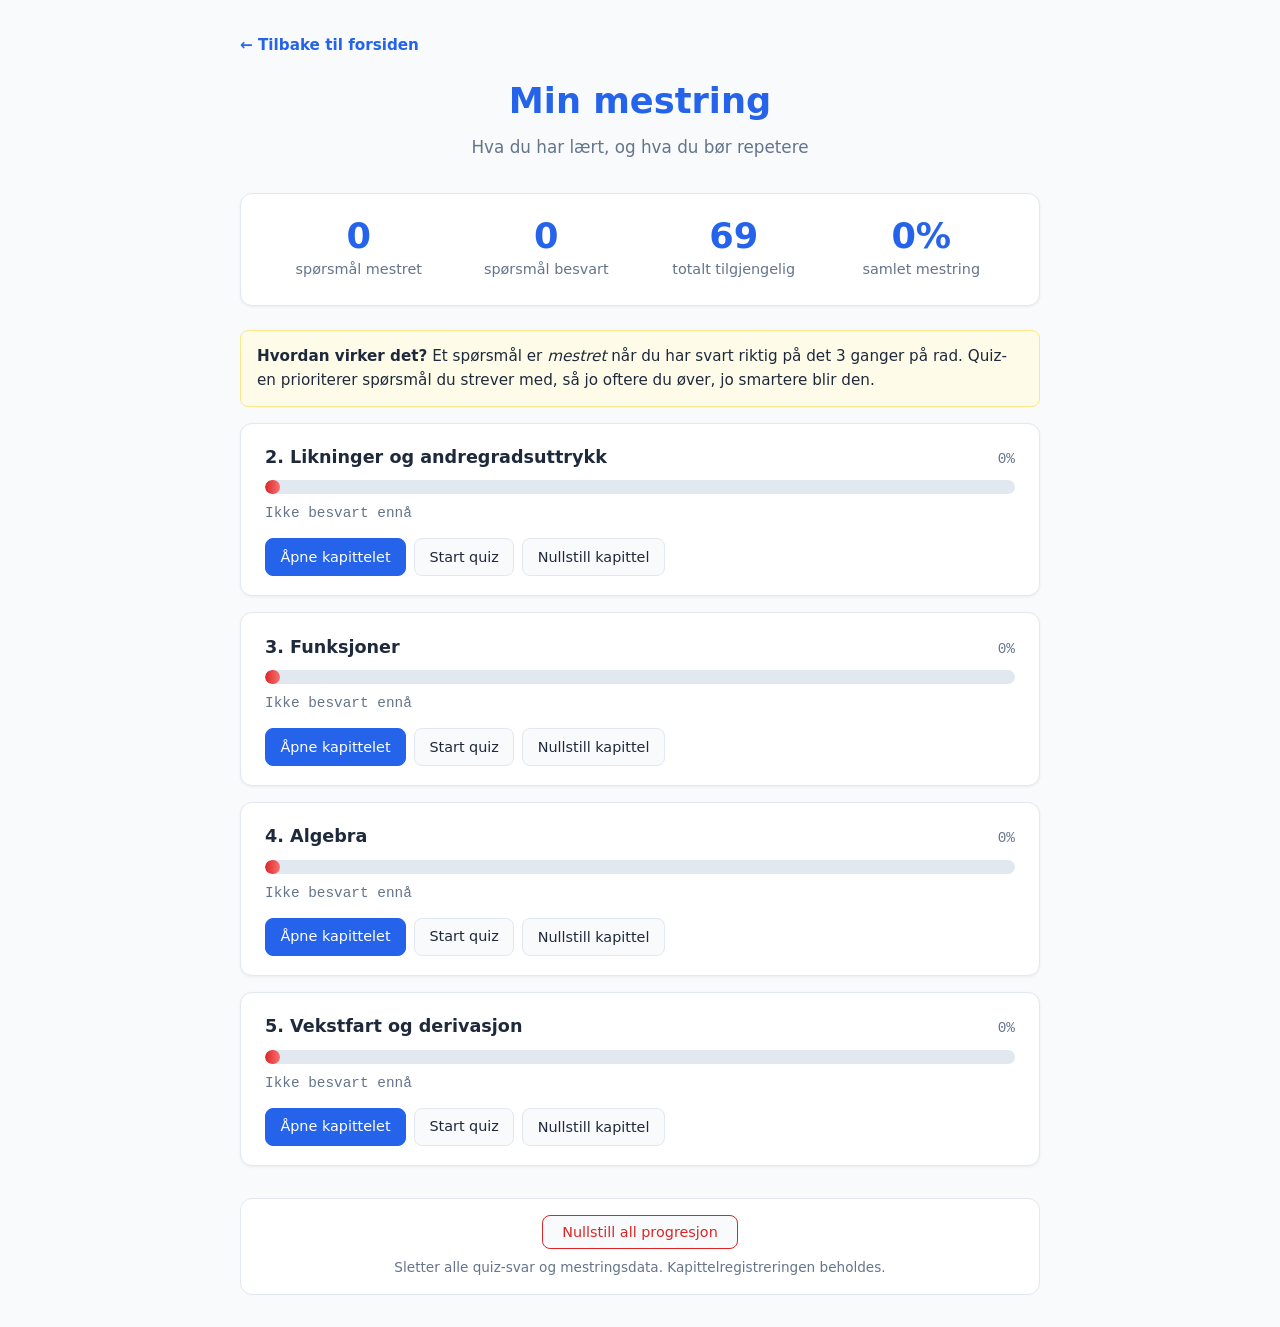
<file: mestring.html>
<!DOCTYPE html>
<html lang="no">
<head>
<meta charset="UTF-8">
<meta name="viewport" content="width=device-width, initial-scale=1.0">
<title>Min mestring – Lillys Mattepilot</title>
<link rel="icon" href="data:image/svg+xml,<svg xmlns='http://www.w3.org/2000/svg' viewBox='0 0 100 100'><text y='0.9em' font-size='80'>π</text></svg>">
<style>
  :root {
    --blue: #2563eb;
    --red: #dc2626;
    --green: #16a34a;
    --orange: #ea580c;
    --purple: #9333ea;
    --bg: #f8fafc;
    --card: #ffffff;
    --text: #1e293b;
    --muted: #64748b;
    --border: #e2e8f0;
  }
  * { margin: 0; padding: 0; box-sizing: border-box; }
  body {
    font-family: 'Segoe UI', system-ui, -apple-system, sans-serif;
    background: var(--bg);
    color: var(--text);
    line-height: 1.6;
    padding: 2rem 1rem;
  }
  .container { max-width: 800px; margin: 0 auto; }

  .home-link {
    display: inline-block;
    margin-bottom: 1rem;
    color: var(--blue);
    text-decoration: none;
    font-weight: 600;
    font-size: 0.95rem;
  }
  .home-link:hover { text-decoration: underline; }

  h1 {
    text-align: center;
    font-size: 2.2rem;
    margin-bottom: 0.3rem;
    color: var(--blue);
  }
  .subtitle {
    text-align: center;
    color: var(--muted);
    margin-bottom: 2rem;
    font-size: 1.05rem;
  }

  .summary {
    background: var(--card);
    border-radius: 12px;
    padding: 1.5rem 2rem;
    margin-bottom: 1.5rem;
    border: 1px solid var(--border);
    box-shadow: 0 1px 3px rgba(0,0,0,0.06);
  }
  .summary-grid {
    display: grid;
    grid-template-columns: repeat(auto-fit, minmax(140px, 1fr));
    gap: 1rem;
    text-align: center;
  }
  .summary-item .num {
    font-size: 2.2rem;
    font-weight: 800;
    color: var(--blue);
    line-height: 1;
  }
  .summary-item .lbl {
    font-size: 0.9rem;
    color: var(--muted);
    margin-top: 0.3rem;
  }

  .chapter-card {
    background: var(--card);
    border-radius: 12px;
    padding: 1.2rem 1.5rem;
    margin-bottom: 1rem;
    border: 1px solid var(--border);
    box-shadow: 0 1px 3px rgba(0,0,0,0.06);
  }
  .chapter-header {
    display: flex;
    justify-content: space-between;
    align-items: baseline;
    flex-wrap: wrap;
    gap: 0.6rem;
    margin-bottom: 0.6rem;
  }
  .chapter-title {
    font-size: 1.1rem;
    font-weight: 700;
    color: var(--text);
  }
  .chapter-stats {
    font-size: 0.9rem;
    color: var(--muted);
    font-family: 'Courier New', monospace;
  }
  .progress-bar {
    height: 14px;
    background: var(--border);
    border-radius: 7px;
    overflow: hidden;
    position: relative;
  }
  .progress-fill {
    height: 100%;
    border-radius: 7px;
    transition: width 0.6s ease;
    background: linear-gradient(90deg, #16a34a, #4ade80);
  }
  .progress-fill.low { background: linear-gradient(90deg, #dc2626, #f87171); }
  .progress-fill.medium { background: linear-gradient(90deg, #ea580c, #fb923c); }
  .progress-fill.high { background: linear-gradient(90deg, #2563eb, #60a5fa); }
  .progress-fill.full { background: linear-gradient(90deg, #16a34a, #4ade80); }

  .chapter-actions {
    display: flex;
    gap: 0.5rem;
    margin-top: 0.8rem;
    flex-wrap: wrap;
  }
  .chapter-actions a, .chapter-actions button {
    background: var(--bg);
    border: 1px solid var(--border);
    color: var(--text);
    padding: 0.4rem 0.9rem;
    border-radius: 8px;
    font-size: 0.9rem;
    text-decoration: none;
    cursor: pointer;
    font-family: inherit;
    transition: all 0.15s;
  }
  .chapter-actions a:hover, .chapter-actions button:hover {
    border-color: var(--blue);
    background: #eff6ff;
  }
  .chapter-actions .primary {
    background: var(--blue);
    color: #fff;
    border-color: var(--blue);
  }
  .chapter-actions .primary:hover {
    opacity: 0.9;
    background: var(--blue);
  }
  .chapter-actions .focus {
    background: var(--orange);
    color: #fff;
    border-color: var(--orange);
  }
  .chapter-actions .focus:hover {
    opacity: 0.9;
    background: var(--orange);
  }

  .empty-state {
    background: var(--card);
    border-radius: 12px;
    padding: 2rem;
    text-align: center;
    border: 1px dashed var(--border);
    color: var(--muted);
  }
  .empty-state h3 {
    color: var(--text);
    margin-bottom: 0.5rem;
  }
  .empty-state a {
    color: var(--blue);
    font-weight: 600;
    text-decoration: none;
  }

  .danger-zone {
    background: var(--card);
    border: 1px solid var(--border);
    border-radius: 12px;
    padding: 1rem 1.5rem;
    margin-top: 2rem;
    text-align: center;
  }
  .danger-zone button {
    background: var(--bg);
    border: 1px solid var(--red);
    color: var(--red);
    padding: 0.5rem 1.2rem;
    border-radius: 8px;
    font-size: 0.9rem;
    cursor: pointer;
    font-family: inherit;
  }
  .danger-zone button:hover {
    background: var(--red);
    color: #fff;
  }
  .danger-zone .desc {
    font-size: 0.85rem;
    color: var(--muted);
    margin-top: 0.5rem;
  }

  .info-note {
    background: #fefce8;
    border: 1px solid #fde68a;
    border-radius: 8px;
    padding: 0.8rem 1rem;
    margin: 1rem 0;
    font-size: 0.95rem;
  }
</style>
</head>
<body>
<div class="container">

<a href="index.html" class="home-link">&larr; Tilbake til forsiden</a>

<h1>Min mestring</h1>
<p class="subtitle">Hva du har lært, og hva du bør repetere</p>

<div id="content"></div>

</div>

<script src="mattepilot-progress.js"></script>
<script>
function render() {
  const root = document.getElementById('content');
  const chapters = MattepilotProgress.getRegisteredChapters();
  const keys = Object.keys(chapters);

  if (keys.length === 0) {
    root.innerHTML = `
      <div class="empty-state">
        <h3>Ingen progresjon registrert ennå</h3>
        <p>Besøk kapitlene og ta quizene, så vises mestringen din her.</p>
        <p style="margin-top:1rem;">
          <a href="index.html">→ Gå til kapitlene</a>
        </p>
      </div>
    `;
    return;
  }

  // Beregn totaler
  let totalMastered = 0, totalSeen = 0, totalQuestions = 0;
  const chapterData = keys.map(key => {
    const ch = chapters[key];
    const m = MattepilotProgress.getChapterMastery(key, ch.questions);
    totalMastered += m.mastered;
    totalSeen += m.seen;
    totalQuestions += m.total;
    return { key, ch, m };
  });

  // Sorter etter pensums-rekkefølge: bruk tittel (begynner med tall, deretter "Tentamen")
  chapterData.sort((a, b) => {
    const ta = a.ch.title || '';
    const tb = b.ch.title || '';
    return ta.localeCompare(tb, 'nb');
  });

  const overallPct = totalQuestions > 0 ? Math.round(totalMastered / totalQuestions * 100) : 0;

  let html = `
    <div class="summary">
      <div class="summary-grid">
        <div class="summary-item">
          <div class="num">${totalMastered}</div>
          <div class="lbl">spørsmål mestret</div>
        </div>
        <div class="summary-item">
          <div class="num">${totalSeen}</div>
          <div class="lbl">spørsmål besvart</div>
        </div>
        <div class="summary-item">
          <div class="num">${totalQuestions}</div>
          <div class="lbl">totalt tilgjengelig</div>
        </div>
        <div class="summary-item">
          <div class="num">${overallPct}%</div>
          <div class="lbl">samlet mestring</div>
        </div>
      </div>
    </div>

    <div class="info-note">
      <strong>Hvordan virker det?</strong> Et spørsmål er <em>mestret</em> når du har svart riktig på det 3 ganger på rad. Quiz-en prioriterer spørsmål du strever med, så jo oftere du øver, jo smartere blir den.
    </div>
  `;

  chapterData.forEach(({ key, ch, m }) => {
    const pct = Math.round(m.pct * 100);
    let cls = 'low';
    if (pct >= 80) cls = 'full';
    else if (pct >= 50) cls = 'high';
    else if (pct >= 20) cls = 'medium';

    const hasStruggling = m.seen > m.mastered;
    const seenText = m.seen === 0
      ? 'Ikke besvart ennå'
      : `${m.mastered} av ${m.total} mestret · ${m.seen} besvart`;

    html += `
      <div class="chapter-card">
        <div class="chapter-header">
          <div class="chapter-title">${ch.title}</div>
          <div class="chapter-stats">${pct}%</div>
        </div>
        <div class="progress-bar">
          <div class="progress-fill ${cls}" style="width:${Math.max(pct, 2)}%"></div>
        </div>
        <div class="chapter-stats" style="margin-top:0.5rem;">${seenText}</div>
        <div class="chapter-actions">
          <a href="${ch.url}" class="primary">Åpne kapittelet</a>
          <a href="${ch.url}?quiz=open">Start quiz</a>
          ${hasStruggling ? `<a href="${ch.url}?quiz=struggling" class="focus">Repeter feilsvar</a>` : ''}
          <button onclick="resetChapter('${key}', '${ch.title.replace(/'/g, "\\'")}')">Nullstill kapittel</button>
        </div>
      </div>
    `;
  });

  html += `
    <div class="danger-zone">
      <button onclick="resetAll()">Nullstill all progresjon</button>
      <div class="desc">Sletter alle quiz-svar og mestringsdata. Kapittelregistreringen beholdes.</div>
    </div>
  `;

  root.innerHTML = html;
}

function resetChapter(key, title) {
  if (confirm(`Er du sikker på at du vil nullstille progresjonen for «${title}»?`)) {
    MattepilotProgress.resetChapter(key);
    render();
  }
}

function resetAll() {
  if (confirm('Er du sikker på at du vil nullstille ALL progresjon? Dette kan ikke angres.')) {
    MattepilotProgress.resetProgress();
    render();
  }
}

render();
</script>
</body>
</html>
</file>
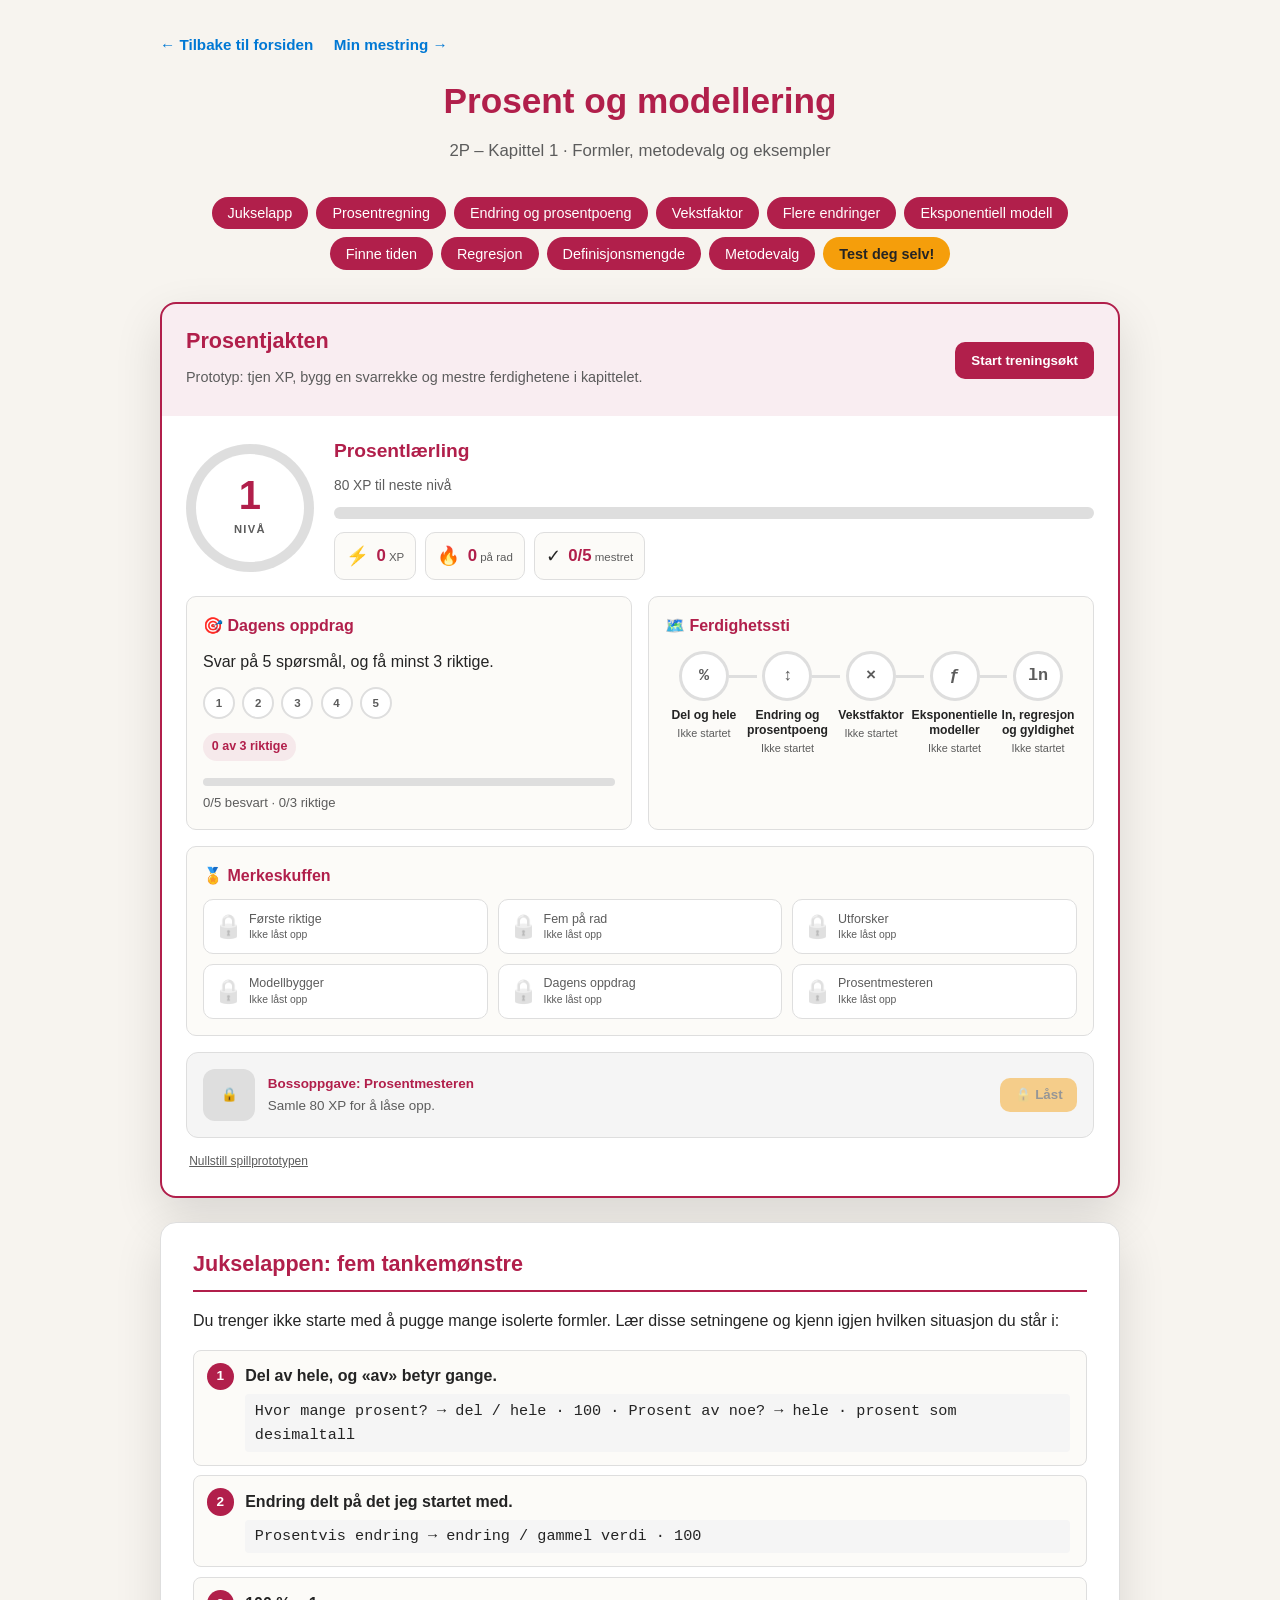
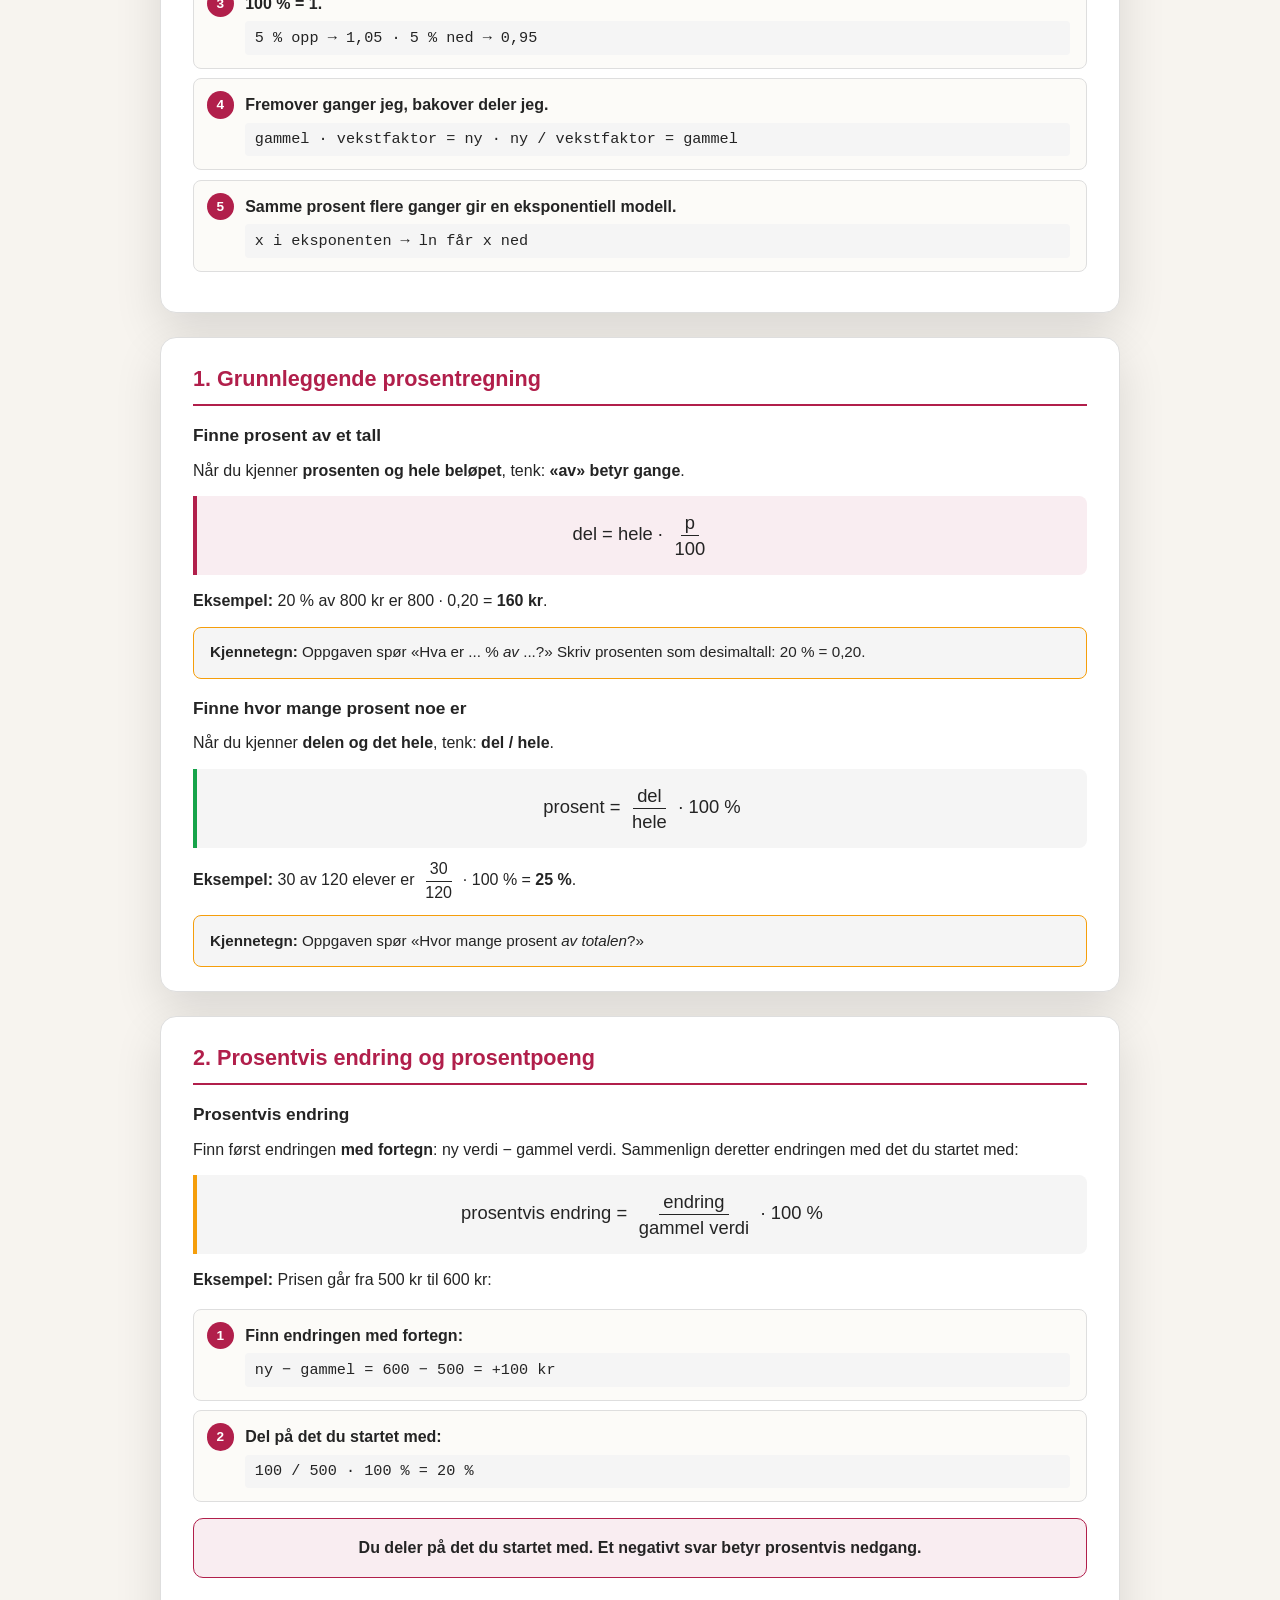
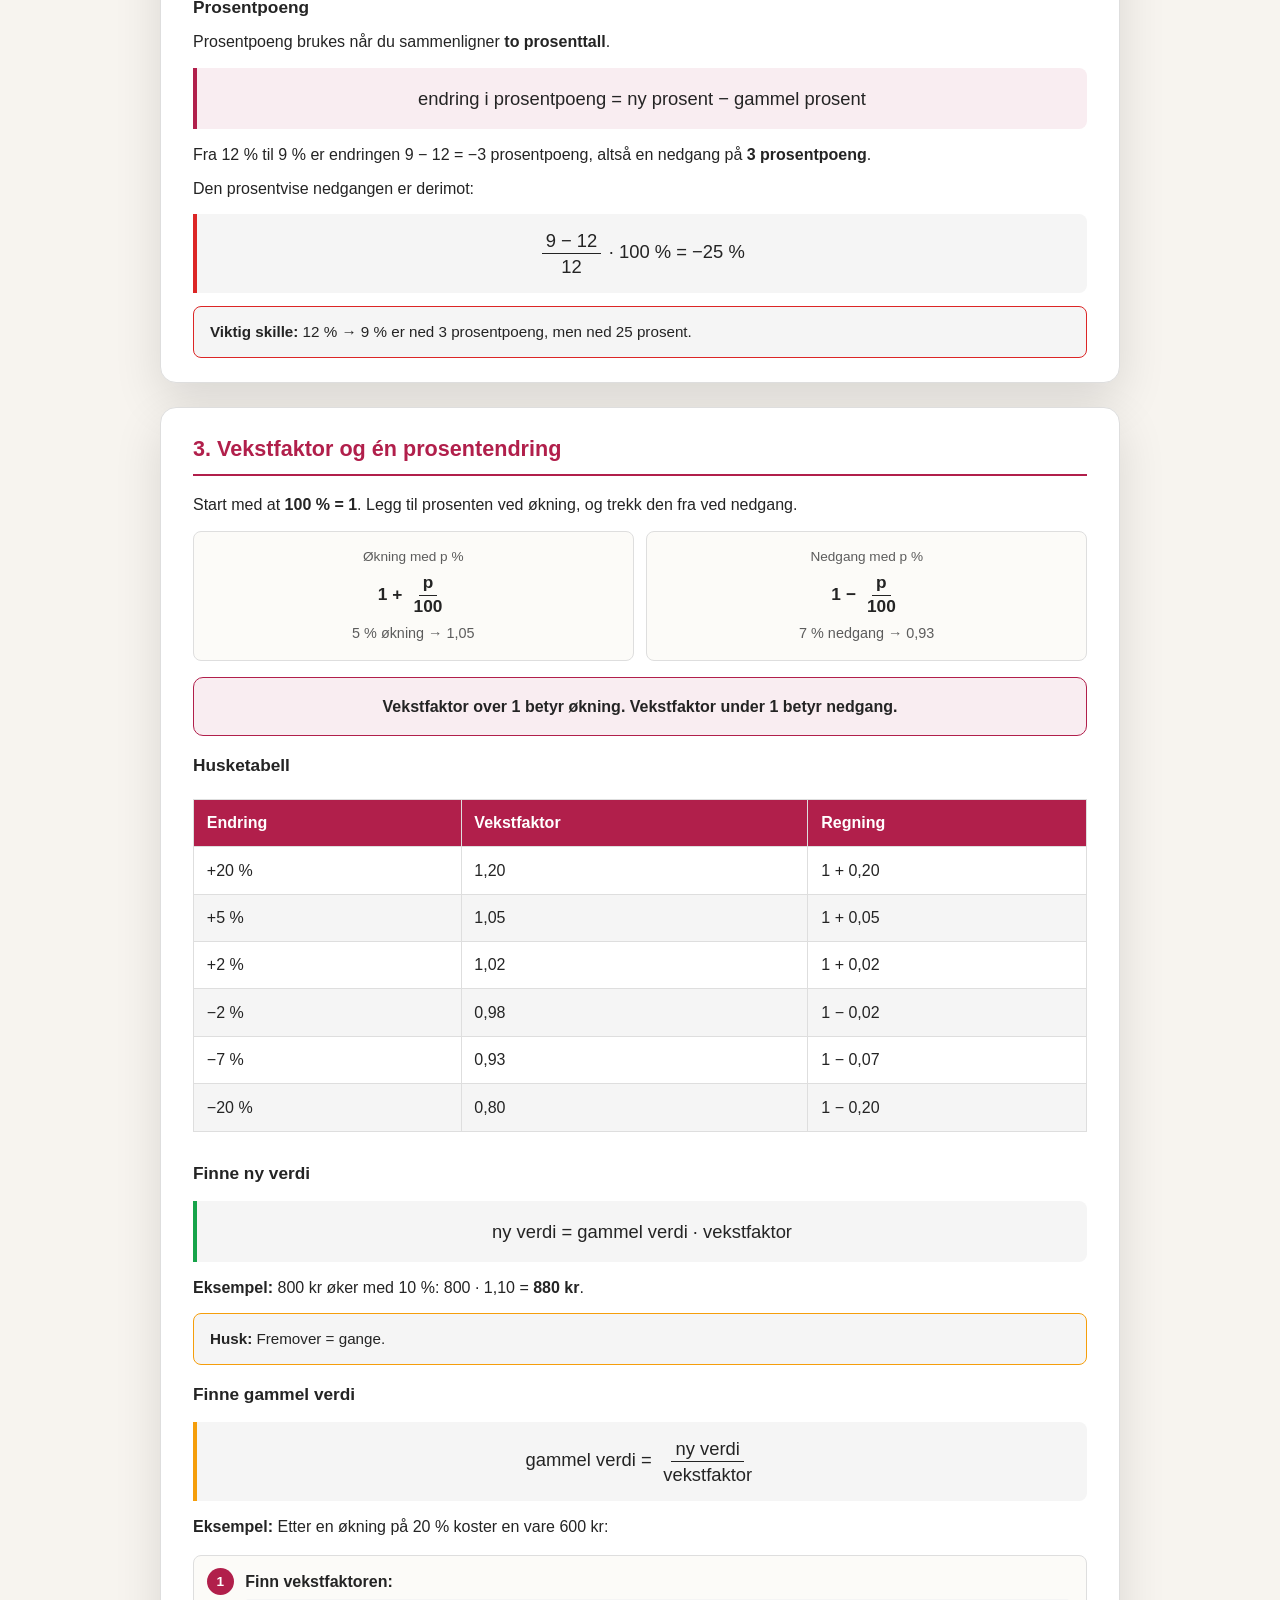
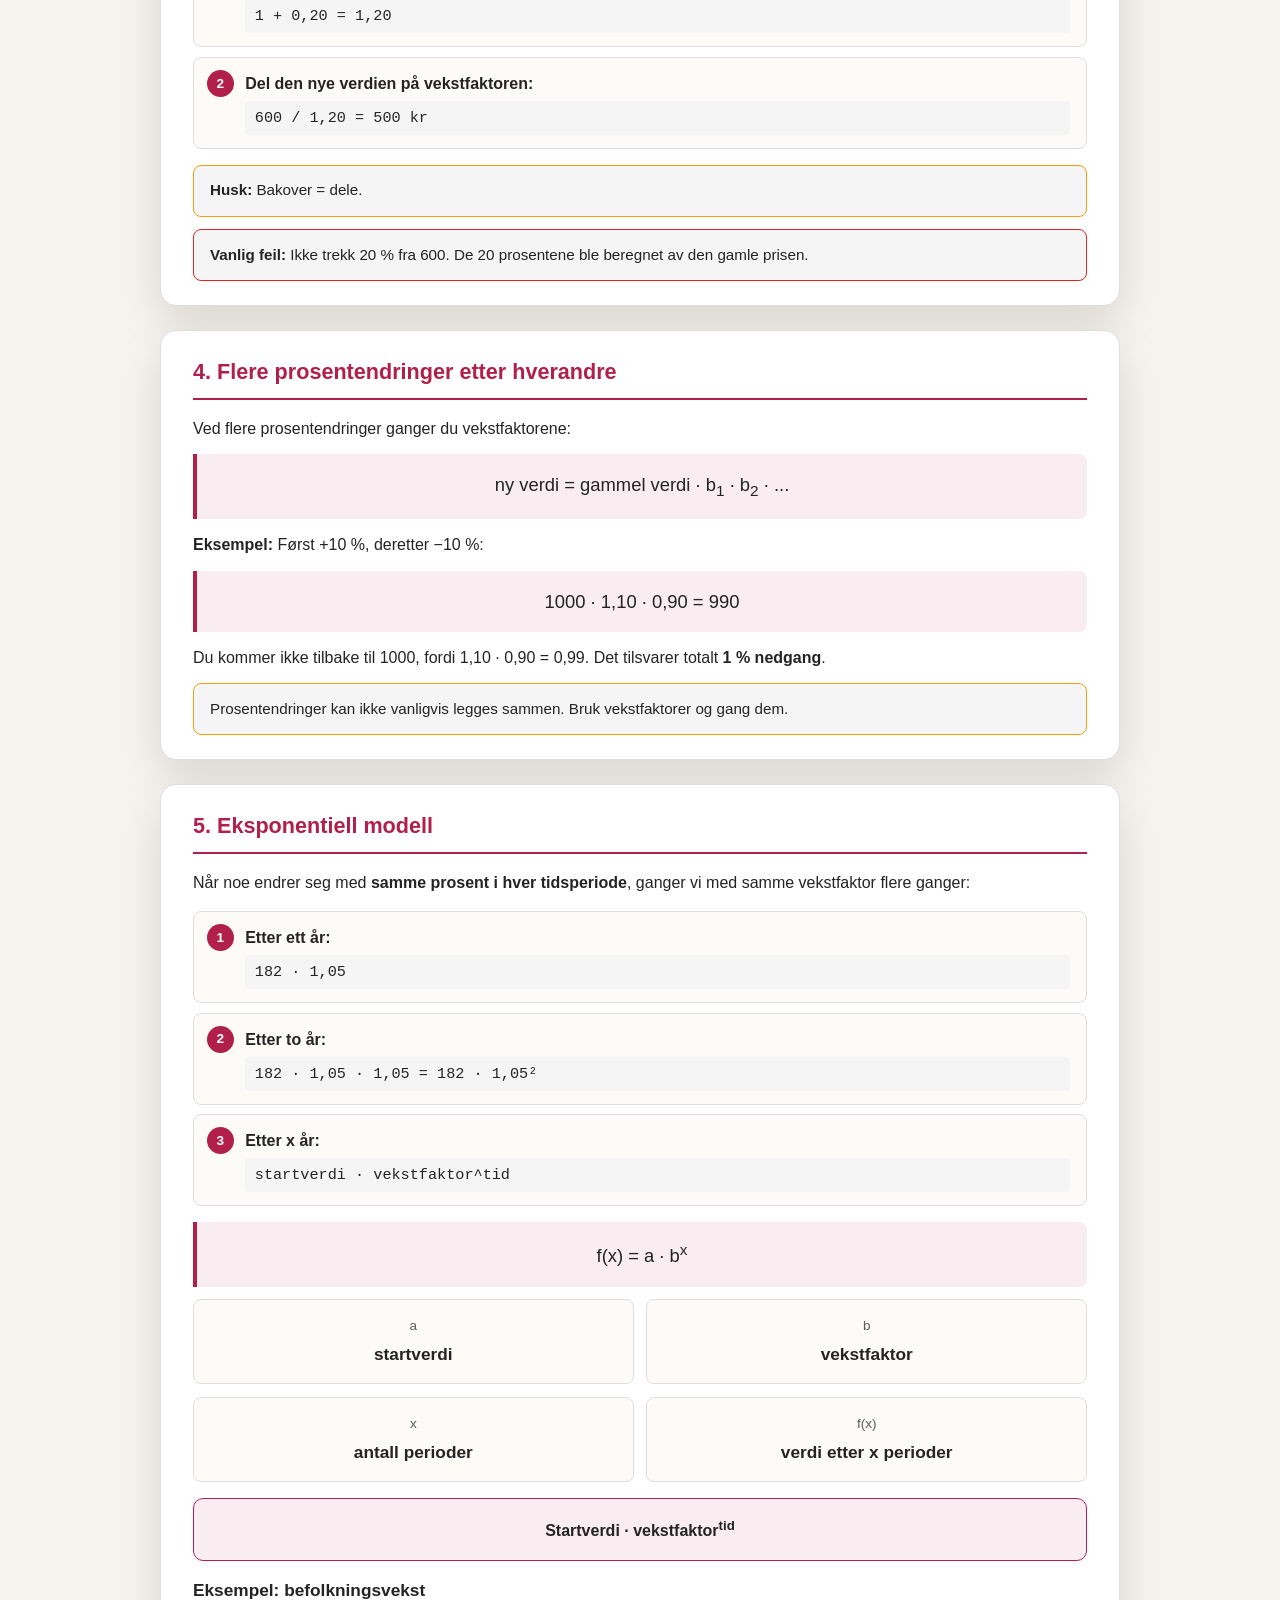
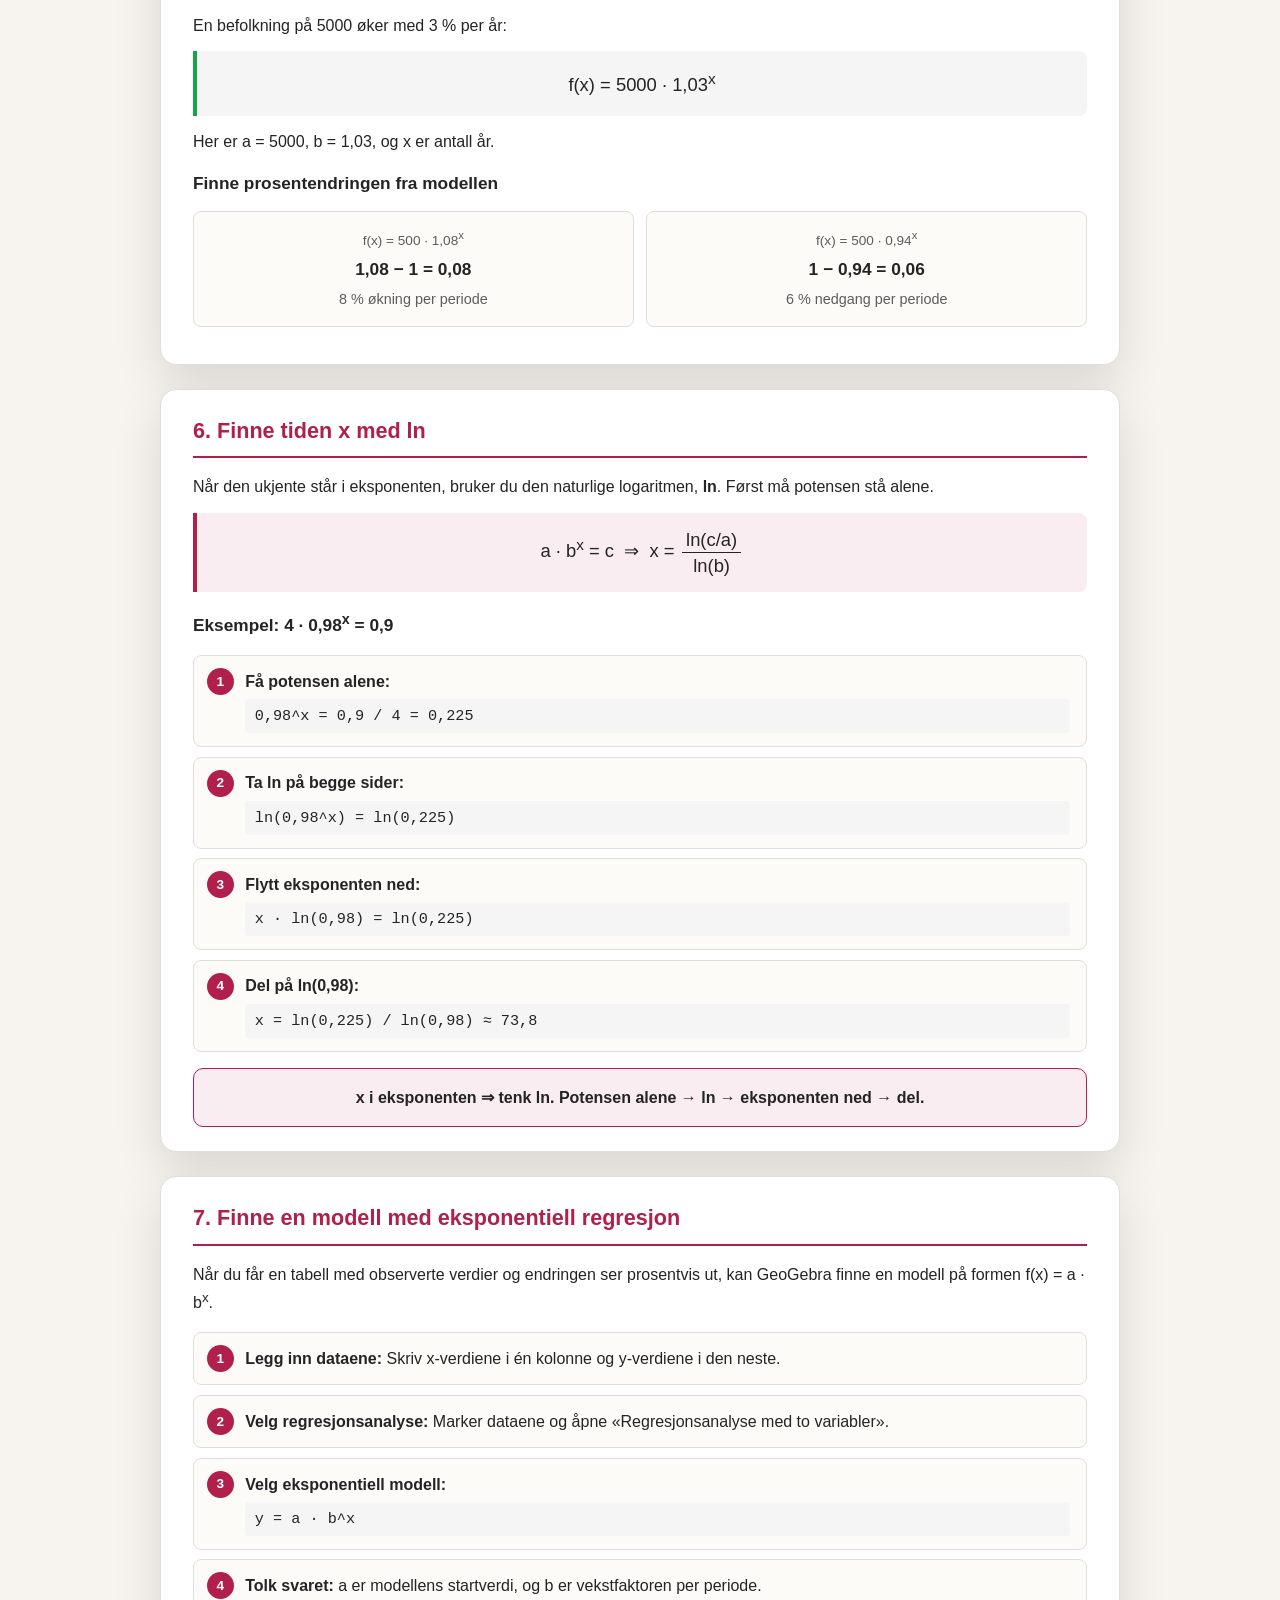
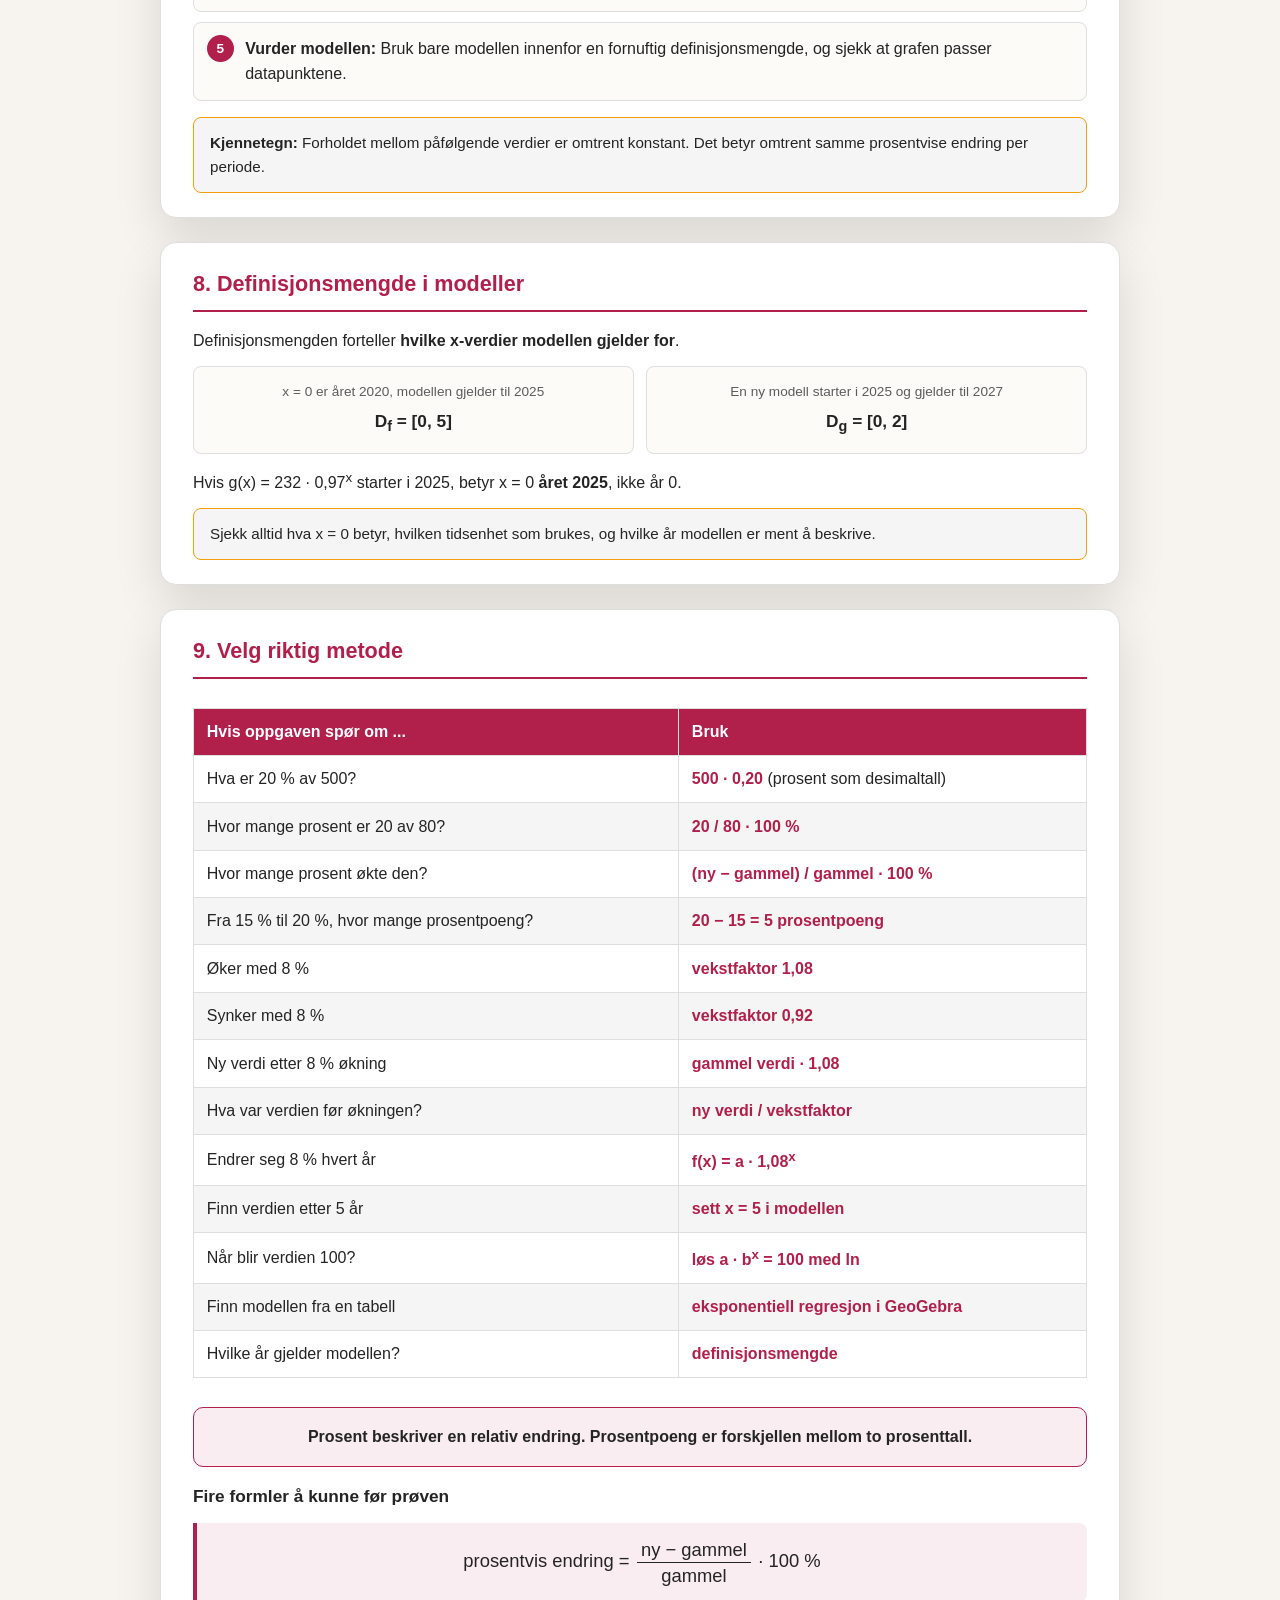
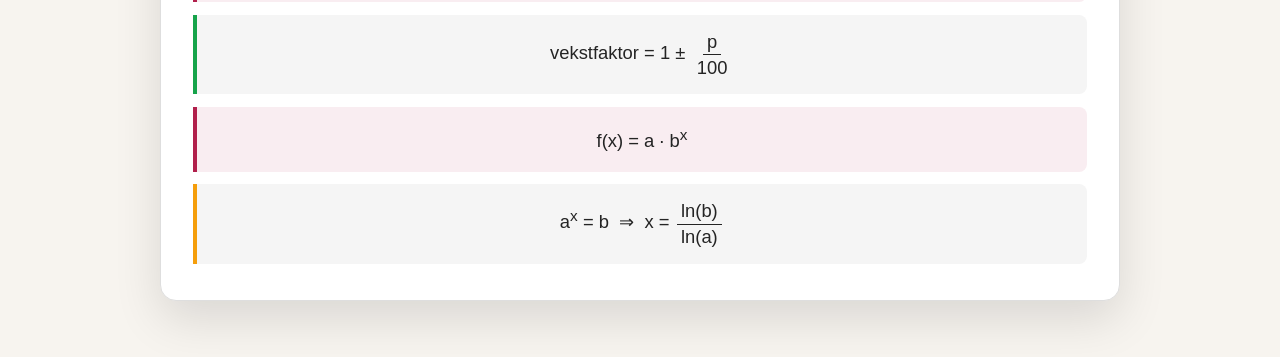
<file: prosent-2p.html>
<!DOCTYPE html>
<html lang="no">
<head>
<meta charset="UTF-8">
<meta name="viewport" content="width=device-width, initial-scale=1.0">
<title>Prosent og modellering – 2P</title>
<link rel="icon" href="data:image/svg+xml,<svg xmlns='http://www.w3.org/2000/svg' viewBox='0 0 100 100'><text y='0.9em' font-size='80'>%</text></svg>">
<script>
  (() => {
    const param = new URLSearchParams(window.location.search).get("clawpilotTheme");
    const theme =
      param || (window.matchMedia("(prefers-color-scheme: dark)").matches ? "dark" : "light");
    document.documentElement.setAttribute("data-theme", theme);
  })();
</script>
<style>
  :root {
    color-scheme: light;
    --cp-bg: #f7f4ef;
    --cp-bg-elevated: #fcfbf8;
    --cp-surface: #ffffff;
    --cp-surface-soft: #f5f5f5;
    --cp-border: #dedede;
    --cp-border-strong: #919191;
    --cp-text: #242424;
    --cp-text-muted: #5c5c5c;
    --cp-text-soft: #6f6f6f;
    --cp-accent: #b11f4b;
    --cp-accent-hover: #9a1a41;
    --cp-accent-soft: rgba(177, 31, 75, 0.08);
    --cp-accent-fg: #ffffff;
    --cp-success: #16a34a;
    --cp-danger: #dc2626;
    --cp-warning: #f59e0b;
    --cp-link: #0078d4;
    --cp-shadow: 0 18px 48px rgba(0, 0, 0, 0.12);
    --cp-overlay: rgba(255, 255, 255, 0.8);
    --cp-panel: rgba(255, 255, 255, 0.86);
    --cp-panel-strong: rgba(255, 255, 255, 0.96);
    --cp-sheen: rgba(255, 255, 255, 0.55);
    --cp-highlight: rgba(177, 31, 75, 0.12);
  }
  html[data-theme="dark"] {
    color-scheme: dark;
    --cp-bg: #3d3b3a;
    --cp-bg-elevated: #343231;
    --cp-surface: #292929;
    --cp-surface-soft: #2e2e2e;
    --cp-border: #474747;
    --cp-border-strong: #5f5f5f;
    --cp-text: #dedede;
    --cp-text-muted: #919191;
    --cp-text-soft: #b0b0b0;
    --cp-accent: #fd8ea1;
    --cp-accent-hover: #fb7b91;
    --cp-accent-soft: rgba(253, 142, 161, 0.14);
    --cp-accent-fg: #1a1a1a;
    --cp-success: #4ade80;
    --cp-danger: #f87171;
    --cp-warning: #fbbf24;
    --cp-link: #4da6ff;
    --cp-shadow: 0 18px 48px rgba(0, 0, 0, 0.32);
    --cp-overlay: rgba(41, 41, 41, 0.88);
    --cp-panel: rgba(41, 41, 41, 0.72);
    --cp-panel-strong: rgba(41, 41, 41, 0.96);
    --cp-sheen: rgba(255, 255, 255, 0.04);
    --cp-highlight: rgba(253, 142, 161, 0.12);
  }
  * { box-sizing: border-box; margin: 0; padding: 0; }
  html { scroll-behavior: smooth; }
  body {
    background: var(--cp-bg);
    color: var(--cp-text);
    font-family: "Segoe UI", Aptos, Calibri, -apple-system, BlinkMacSystemFont, sans-serif;
    line-height: 1.6;
    padding: 2rem 1rem;
  }
  .container { margin: 0 auto; max-width: 960px; }
  .home-link {
    color: var(--cp-link);
    display: inline-block;
    font-size: 0.95rem;
    font-weight: 600;
    margin-bottom: 1rem;
    text-decoration: none;
  }
  .home-link:hover { text-decoration: underline; }
  h1 {
    color: var(--cp-accent);
    font-size: 2.2rem;
    margin-bottom: 0.3rem;
    text-align: center;
  }
  .subtitle {
    color: var(--cp-text-muted);
    font-size: 1.05rem;
    margin-bottom: 2rem;
    text-align: center;
  }
  .toc {
    align-items: center;
    display: flex;
    flex-wrap: wrap;
    gap: 0.5rem;
    justify-content: center;
    margin-bottom: 2rem;
  }
  .toc a, .quiz-btn {
    background: var(--cp-accent);
    border: 0;
    border-radius: 20px;
    color: var(--cp-accent-fg);
    cursor: pointer;
    font-family: inherit;
    font-size: 0.9rem;
    line-height: 1.4;
    padding: 0.4rem 1rem;
    text-decoration: none;
  }
  .toc a:hover, .quiz-btn:hover { opacity: 0.82; }
  .quiz-btn { background: var(--cp-warning); color: var(--cp-text); font-weight: 700; }
  .card {
    background: var(--cp-surface);
    border: 1px solid var(--cp-border);
    border-radius: 16px;
    box-shadow: var(--cp-shadow);
    margin-bottom: 1.5rem;
    padding: 1.5rem 2rem;
  }
  .card h2 {
    border-bottom: 2px solid var(--cp-accent);
    color: var(--cp-accent);
    font-size: 1.35rem;
    margin-bottom: 1rem;
    padding-bottom: 0.5rem;
  }
  .card h3 { font-size: 1.08rem; margin: 1rem 0 0.4rem; }
  p { margin: 0.5rem 0; }
  ul { padding-left: 1.3rem; }
  li { margin: 0.3rem 0; }
  .formula-box {
    background: var(--cp-accent-soft);
    border-left: 4px solid var(--cp-accent);
    border-radius: 0 8px 8px 0;
    font-size: 1.15rem;
    margin: 0.8rem 0;
    padding: 1rem 1.2rem;
    text-align: center;
  }
  .formula-box.green { background: var(--cp-surface-soft); border-left-color: var(--cp-success); }
  .formula-box.orange { background: var(--cp-surface-soft); border-left-color: var(--cp-warning); }
  .formula-box.red { background: var(--cp-surface-soft); border-left-color: var(--cp-danger); }
  .formula-box.purple { background: var(--cp-accent-soft); border-left-color: var(--cp-accent); }
  .frac {
    align-items: center;
    display: inline-flex;
    flex-direction: column;
    line-height: 1.15;
    margin: 0 0.15rem;
    vertical-align: middle;
  }
  .frac-num { border-bottom: 1.5px solid currentColor; padding: 0 0.25rem 0.12rem; }
  .frac-den { padding: 0.12rem 0.25rem 0; }
  .note, .warning {
    background: var(--cp-surface-soft);
    border: 1px solid var(--cp-warning);
    border-radius: 8px;
    font-size: 0.95rem;
    margin-top: 0.8rem;
    padding: 0.8rem 1rem;
  }
  .warning { background: var(--cp-surface-soft); border-color: var(--cp-danger); }
  .memory {
    background: var(--cp-accent-soft);
    border: 1px solid var(--cp-accent);
    border-radius: 10px;
    font-weight: 650;
    margin-top: 1rem;
    padding: 1rem;
    text-align: center;
  }
  .steps { counter-reset: step; margin: 1rem 0; }
  .step {
    background: var(--cp-bg-elevated);
    border: 1px solid var(--cp-border);
    border-radius: 8px;
    margin-bottom: 0.6rem;
    padding: 0.8rem 1rem 0.8rem 3.2rem;
    position: relative;
  }
  .step::before {
    align-items: center;
    background: var(--cp-accent);
    border-radius: 50%;
    color: var(--cp-accent-fg);
    content: counter(step);
    counter-increment: step;
    display: flex;
    font-size: 0.85rem;
    font-weight: 700;
    height: 1.7rem;
    justify-content: center;
    left: 0.8rem;
    position: absolute;
    top: 0.75rem;
    width: 1.7rem;
  }
  .calc {
    background: var(--cp-surface-soft);
    border-radius: 4px;
    display: block;
    font-family: Consolas, "Courier New", Courier, monospace;
    font-size: 0.95rem;
    margin-top: 0.3rem;
    padding: 0.3rem 0.6rem;
  }
  .rule-grid {
    display: grid;
    gap: 0.8rem;
    grid-template-columns: repeat(2, 1fr);
    margin: 0.8rem 0;
  }
  .rule-item {
    background: var(--cp-bg-elevated);
    border: 1px solid var(--cp-border);
    border-radius: 8px;
    padding: 0.9rem;
    text-align: center;
  }
  .rule-name { color: var(--cp-text-muted); font-size: 0.85rem; margin-bottom: 0.3rem; }
  .rule-formula { font-size: 1.08rem; font-weight: 700; }
  .rule-example { color: var(--cp-text-muted); font-size: 0.9rem; margin-top: 0.3rem; }
  .table-wrap { overflow-x: auto; }
  table {
    border-collapse: collapse;
    margin: 0.8rem 0;
    width: 100%;
  }
  th, td { border: 1px solid var(--cp-border); padding: 0.65rem 0.8rem; text-align: left; }
  th { background: var(--cp-accent); color: var(--cp-accent-fg); }
  tbody tr:nth-child(even) { background: var(--cp-surface-soft); }
  .quick-list strong { color: var(--cp-accent); }

  .game-panel {
    background: var(--cp-surface);
    border: 2px solid var(--cp-accent);
    border-radius: 16px;
    box-shadow: var(--cp-shadow);
    margin-bottom: 1.5rem;
    overflow: hidden;
  }
  .game-header {
    align-items: center;
    background: var(--cp-accent-soft);
    display: flex;
    gap: 1rem;
    justify-content: space-between;
    padding: 1.2rem 1.5rem;
  }
  .game-header h2 { color: var(--cp-accent); font-size: 1.35rem; }
  .game-header p { color: var(--cp-text-muted); font-size: 0.9rem; }
  .game-start {
    background: var(--cp-accent);
    border: 0;
    border-radius: 10px;
    color: var(--cp-accent-fg);
    cursor: pointer;
    flex-shrink: 0;
    font-family: inherit;
    font-weight: 700;
    padding: 0.7rem 1rem;
  }
  .game-body { padding: 1.25rem 1.5rem 1.5rem; }
  .game-overview {
    align-items: center;
    display: grid;
    gap: 1.25rem;
    grid-template-columns: auto 1fr;
  }
  .level-ring {
    --level-progress: 0%;
    align-items: center;
    background: conic-gradient(var(--cp-accent) var(--level-progress), var(--cp-border) 0);
    border-radius: 50%;
    display: flex;
    height: 128px;
    justify-content: center;
    position: relative;
    transition: background 0.35s ease;
    width: 128px;
  }
  .level-ring::after {
    background: var(--cp-surface);
    border-radius: 50%;
    content: "";
    inset: 10px;
    position: absolute;
  }
  .level-ring-inner { position: relative; text-align: center; z-index: 1; }
  .level-ring-value { color: var(--cp-accent); display: block; font-size: 2.5rem; font-weight: 850; line-height: 1; }
  .level-ring-label { color: var(--cp-text-muted); font-size: 0.7rem; font-weight: 750; letter-spacing: 0.12em; }
  .game-overview-main h3 { color: var(--cp-accent); font-size: 1.2rem; margin: 0 0 0.1rem; }
  .game-overview-main > p { color: var(--cp-text-muted); font-size: 0.86rem; margin-bottom: 0.65rem; }
  .stat-ribbon { display: flex; flex-wrap: wrap; gap: 0.55rem; margin-top: 0.8rem; }
  .stat-chip {
    align-items: center;
    background: var(--cp-bg-elevated);
    border: 1px solid var(--cp-border);
    border-radius: 10px;
    display: flex;
    gap: 0.45rem;
    padding: 0.5rem 0.7rem;
  }
  .stat-chip-icon { font-size: 1.15rem; }
  .stat-chip-value { color: var(--cp-accent); font-size: 1.05rem; font-weight: 800; }
  .stat-chip-label { color: var(--cp-text-muted); font-size: 0.72rem; }
  .level-row {
    align-items: center;
    display: flex;
    gap: 0.8rem;
    margin-top: 1rem;
  }
  .level-label { font-size: 0.9rem; font-weight: 700; min-width: 140px; }
  .level-track {
    background: var(--cp-border);
    border-radius: 999px;
    flex: 1;
    height: 12px;
    overflow: hidden;
  }
  .level-fill {
    background: var(--cp-accent);
    height: 100%;
    transition: width 0.35s ease;
  }
  .level-next { color: var(--cp-text-muted); font-size: 0.78rem; white-space: nowrap; }
  .game-columns {
    display: grid;
    gap: 1rem;
    grid-template-columns: 1fr 1fr;
    margin-top: 1rem;
  }
  .game-box {
    background: var(--cp-bg-elevated);
    border: 1px solid var(--cp-border);
    border-radius: 10px;
    padding: 1rem;
  }
  .game-box h3 { color: var(--cp-accent); font-size: 1rem; margin: 0 0 0.65rem; }
  .mission-progress {
    background: var(--cp-border);
    border-radius: 999px;
    height: 8px;
    margin: 0.7rem 0 0.35rem;
    overflow: hidden;
  }
  .mission-fill { background: var(--cp-success); height: 100%; transition: width 0.35s ease; }
  .mission-status { color: var(--cp-text-muted); font-size: 0.82rem; }
  .mission-checkpoints { display: flex; gap: 0.45rem; margin: 0.8rem 0; }
  .mission-dot {
    align-items: center;
    background: var(--cp-surface);
    border: 2px solid var(--cp-border);
    border-radius: 50%;
    color: var(--cp-text-muted);
    display: flex;
    font-size: 0.72rem;
    font-weight: 800;
    height: 32px;
    justify-content: center;
    width: 32px;
  }
  .mission-dot.done {
    background: var(--cp-success);
    border-color: var(--cp-success);
    color: var(--cp-accent-fg);
  }
  .mission-correct {
    background: var(--cp-accent-soft);
    border-radius: 999px;
    color: var(--cp-accent);
    display: inline-block;
    font-size: 0.78rem;
    font-weight: 750;
    margin-bottom: 0.4rem;
    padding: 0.25rem 0.55rem;
  }
  .skill-list {
    align-items: start;
    display: grid;
    gap: 0.35rem;
    grid-template-columns: repeat(5, 1fr);
    margin-top: 0.8rem;
  }
  .skill-node {
    align-items: center;
    display: flex;
    flex-direction: column;
    min-width: 0;
    position: relative;
    text-align: center;
  }
  .skill-node:not(:last-child)::after {
    background: var(--cp-border);
    content: "";
    height: 3px;
    left: calc(50% + 25px);
    position: absolute;
    top: 24px;
    width: calc(100% - 50px);
    z-index: 0;
  }
  .skill-node.mastered:not(:last-child)::after { background: var(--cp-success); }
  .skill-orb {
    align-items: center;
    background: var(--cp-surface);
    border: 3px solid var(--cp-border);
    border-radius: 50%;
    color: var(--cp-text-muted);
    display: flex;
    font-family: Consolas, "Courier New", Courier, monospace;
    font-size: 1.05rem;
    font-weight: 850;
    height: 50px;
    justify-content: center;
    position: relative;
    width: 50px;
    z-index: 1;
  }
  .skill-node.active .skill-orb { border-color: var(--cp-warning); color: var(--cp-text); }
  .skill-node.mastered .skill-orb {
    background: var(--cp-success);
    border-color: var(--cp-success);
    color: var(--cp-accent-fg);
  }
  .skill-name { font-size: 0.76rem; font-weight: 700; line-height: 1.2; margin-top: 0.45rem; }
  .skill-count { color: var(--cp-text-muted); font-size: 0.68rem; margin-top: 0.15rem; }
  .badge-list { display: grid; gap: 0.6rem; grid-template-columns: repeat(3, 1fr); }
  .badge {
    align-items: center;
    background: var(--cp-surface);
    border: 1px solid var(--cp-border);
    border-radius: 10px;
    color: var(--cp-text-muted);
    display: flex;
    font-size: 0.78rem;
    gap: 0.35rem;
    min-height: 54px;
    padding: 0.5rem 0.65rem;
  }
  .badge-icon {
    filter: grayscale(1);
    font-size: 1.45rem;
    opacity: 0.35;
  }
  .badge-copy { line-height: 1.2; }
  .badge-state { display: block; font-size: 0.65rem; margin-top: 0.15rem; }
  .badge.earned .badge-icon {
    filter: none;
    opacity: 1;
  }
  .badge.earned {
    background: var(--cp-accent-soft);
    border-color: var(--cp-accent);
    color: var(--cp-text);
    font-weight: 700;
  }
  .boss-row {
    align-items: center;
    background: var(--cp-surface-soft);
    border: 1px solid var(--cp-border);
    border-radius: 12px;
    display: flex;
    gap: 1rem;
    justify-content: space-between;
    margin-top: 1rem;
    padding: 1rem;
  }
  .boss-copy { align-items: center; display: flex; gap: 0.8rem; }
  .boss-icon {
    align-items: center;
    background: var(--cp-border);
    border-radius: 12px;
    display: flex;
    font-size: 1.65rem;
    height: 52px;
    justify-content: center;
    width: 52px;
  }
  .boss-row.unlocked { border-color: var(--cp-warning); }
  .boss-row.unlocked .boss-icon { background: var(--cp-accent-soft); }
  .boss-row.completed { border-color: var(--cp-success); }
  .boss-row.completed .boss-icon { background: var(--cp-accent-soft); }
  .boss-copy strong { color: var(--cp-accent); }
  .boss-copy div { color: var(--cp-text-muted); font-size: 0.84rem; }
  .boss-button, .game-reset {
    background: var(--cp-warning);
    border: 0;
    border-radius: 10px;
    color: var(--cp-text);
    cursor: pointer;
    font-family: inherit;
    font-weight: 700;
    padding: 0.6rem 0.9rem;
  }
  .boss-button:disabled { cursor: not-allowed; opacity: 0.45; }
  .game-reset {
    background: transparent;
    color: var(--cp-text-muted);
    font-size: 0.75rem;
    font-weight: 500;
    margin-top: 0.8rem;
    padding: 0.2rem;
    text-decoration: underline;
  }
  .game-toast {
    background: var(--cp-panel-strong);
    border: 1px solid var(--cp-accent);
    border-radius: 10px;
    box-shadow: var(--cp-shadow);
    color: var(--cp-text);
    font-weight: 750;
    left: 50%;
    opacity: 0;
    padding: 0.7rem 1rem;
    pointer-events: none;
    position: fixed;
    top: 1rem;
    transform: translate(-50%, -20px);
    transition: opacity 0.2s, transform 0.2s;
    z-index: 1200;
  }
  .game-toast.show { opacity: 1; transform: translate(-50%, 0); }
  .boss-question { font-size: 1.05rem; font-weight: 650; margin: 1rem 0; }

  .quiz-overlay {
    align-items: center;
    backdrop-filter: blur(4px);
    background: var(--cp-overlay);
    display: none;
    inset: 0;
    justify-content: center;
    padding: 1rem;
    position: fixed;
    z-index: 1000;
  }
  .quiz-overlay.open { display: flex; }
  .quiz-modal {
    animation: slideUp 0.3s ease;
    background: var(--cp-surface);
    border-radius: 16px;
    box-shadow: var(--cp-shadow);
    max-height: 90vh;
    max-width: 560px;
    overflow-y: auto;
    padding: 2rem;
    position: relative;
    width: 100%;
  }
  @keyframes slideUp {
    from { opacity: 0; transform: translateY(30px); }
    to { opacity: 1; transform: translateY(0); }
  }
  .quiz-close {
    background: none;
    border: 0;
    color: var(--cp-text-muted);
    cursor: pointer;
    font-size: 1.5rem;
    line-height: 1;
    position: absolute;
    right: 1rem;
    top: 1rem;
  }
  .quiz-header { margin-bottom: 1.5rem; text-align: center; }
  .quiz-header h2 { color: var(--cp-accent); font-size: 1.5rem; }
  .quiz-progress { color: var(--cp-text-muted); font-size: 0.9rem; }
  .quiz-progress-bar {
    background: var(--cp-border);
    border-radius: 3px;
    height: 6px;
    margin-top: 0.5rem;
    overflow: hidden;
  }
  .quiz-progress-fill {
    background: var(--cp-warning);
    border-radius: 3px;
    height: 100%;
    transition: width 0.4s ease;
  }
  .quiz-question { font-size: 1.15rem; font-weight: 600; margin-bottom: 1rem; }
  .quiz-options { display: flex; flex-direction: column; gap: 0.6rem; }
  .quiz-option {
    background: var(--cp-bg-elevated);
    border: 2px solid var(--cp-border);
    border-radius: 10px;
    color: var(--cp-text);
    cursor: pointer;
    font-family: inherit;
    font-size: 1.02rem;
    padding: 0.85rem 1.1rem;
    text-align: left;
    width: 100%;
  }
  .quiz-option:hover:not(:disabled) { background: var(--cp-accent-soft); border-color: var(--cp-accent); }
  .quiz-option.correct { background: var(--cp-surface-soft); border-color: var(--cp-success); font-weight: 600; }
  .quiz-option.wrong { background: var(--cp-surface-soft); border-color: var(--cp-danger); opacity: 0.7; }
  .quiz-feedback {
    border-radius: 8px;
    display: none;
    font-size: 0.95rem;
    margin-top: 1rem;
    padding: 0.8rem 1rem;
  }
  .quiz-feedback.show { display: block; }
  .quiz-feedback.is-correct { background: var(--cp-surface-soft); border: 1px solid var(--cp-success); color: var(--cp-success); }
  .quiz-feedback.is-wrong { background: var(--cp-surface-soft); border: 1px solid var(--cp-danger); color: var(--cp-danger); }
  .quiz-next, .quiz-restart {
    background: var(--cp-accent);
    border: 0;
    border-radius: 8px;
    color: var(--cp-accent-fg);
    cursor: pointer;
    display: none;
    font-family: inherit;
    font-size: 1rem;
    font-weight: 600;
    margin: 1.2rem auto 0;
    padding: 0.7rem 2rem;
  }
  .quiz-next.show { display: block; }
  .quiz-result { text-align: center; }
  .quiz-score { color: var(--cp-accent); font-size: 3rem; font-weight: 800; }
  .quiz-grade { font-size: 1.3rem; font-weight: 600; margin: 0.8rem 0; }
  .quiz-restart { background: var(--cp-warning); color: var(--cp-text); display: inline-block; }
  @media (max-width: 600px) {
    body { padding: 1rem 0.7rem; }
    h1 { font-size: 1.8rem; }
    .card { padding: 1.2rem; }
    .rule-grid { grid-template-columns: 1fr; }
    .formula-box { font-size: 1.02rem; overflow-x: auto; }
    .game-header { align-items: stretch; flex-direction: column; }
    .game-overview { grid-template-columns: 1fr; justify-items: center; text-align: center; }
    .stat-ribbon { justify-content: center; }
    .game-columns { grid-template-columns: 1fr; }
    .level-row { align-items: stretch; flex-direction: column; gap: 0.35rem; }
    .boss-row { align-items: stretch; flex-direction: column; }
    .badge-list { grid-template-columns: repeat(2, 1fr); }
    .skill-list { gap: 0.15rem; }
    .skill-node:not(:last-child)::after {
      left: calc(50% + 20px);
      top: 19px;
      width: calc(100% - 40px);
    }
    .skill-orb { height: 40px; width: 40px; }
    .skill-name { font-size: 0.66rem; }
  }
</style>
</head>
<body>
<div class="container">
  <a href="index.html" class="home-link">&larr; Tilbake til forsiden</a>
  <a href="mestring.html" class="home-link" style="margin-left:1rem;">Min mestring &rarr;</a>

  <h1>Prosent og modellering</h1>
  <p class="subtitle">2P – Kapittel 1 · Formler, metodevalg og eksempler</p>

  <nav class="toc" aria-label="Innholdsfortegnelse">
    <a href="#jukselapp">Jukselapp</a>
    <a href="#grunnleggende">Prosentregning</a>
    <a href="#endring">Endring og prosentpoeng</a>
    <a href="#vekstfaktor">Vekstfaktor</a>
    <a href="#flere-endringer">Flere endringer</a>
    <a href="#modell">Eksponentiell modell</a>
    <a href="#tid">Finne tiden</a>
    <a href="#regresjon">Regresjon</a>
    <a href="#definisjonsmengde">Definisjonsmengde</a>
    <a href="#metodevalg">Metodevalg</a>
    <button class="quiz-btn" onclick="openQuiz()">Test deg selv!</button>
  </nav>

  <section class="game-panel" aria-labelledby="gameTitle">
    <div class="game-header">
      <div>
        <h2 id="gameTitle">Prosentjakten</h2>
        <p>Prototyp: tjen XP, bygg en svarrekke og mestre ferdighetene i kapittelet.</p>
      </div>
      <button class="game-start" onclick="openQuiz()">Start treningsøkt</button>
    </div>
    <div class="game-body">
      <div class="game-overview">
        <div class="level-ring" id="gameLevelRing" aria-label="Nivåfremgang">
          <div class="level-ring-inner">
            <span class="level-ring-value" id="gameLevel">1</span>
            <span class="level-ring-label">NIVÅ</span>
          </div>
        </div>
        <div class="game-overview-main">
          <h3 id="gameLevelName">Prosentlærling</h3>
          <p id="gameLevelNext">80 XP til neste nivå</p>
          <div class="level-track" aria-label="Fremgang til neste nivå">
            <div class="level-fill" id="gameLevelFill"></div>
          </div>
          <div class="stat-ribbon">
            <div class="stat-chip">
              <span class="stat-chip-icon">⚡</span>
              <span><span class="stat-chip-value" id="gameXp">0</span><span class="stat-chip-label"> XP</span></span>
            </div>
            <div class="stat-chip">
              <span class="stat-chip-icon">🔥</span>
              <span><span class="stat-chip-value" id="gameStreak">0</span><span class="stat-chip-label"> på rad</span></span>
            </div>
            <div class="stat-chip">
              <span class="stat-chip-icon">✓</span>
              <span><span class="stat-chip-value" id="gameMastered">0/5</span><span class="stat-chip-label"> mestret</span></span>
            </div>
          </div>
        </div>
      </div>

      <div class="game-columns">
        <div class="game-box">
          <h3>🎯 Dagens oppdrag</h3>
          <p>Svar på 5 spørsmål, og få minst 3 riktige.</p>
          <div class="mission-checkpoints" id="missionCheckpoints"></div>
          <div class="mission-correct" id="missionCorrect">0 av 3 riktige</div>
          <div class="mission-progress"><div class="mission-fill" id="missionFill"></div></div>
          <div class="mission-status" id="missionStatus">0/5 besvart · 0/3 riktige</div>
        </div>
        <div class="game-box">
          <h3>🗺️ Ferdighetssti</h3>
          <div class="skill-list" id="skillList"></div>
        </div>
      </div>

      <div class="game-box" style="margin-top:1rem;">
        <h3>🏅 Merkeskuffen</h3>
        <div class="badge-list" id="badgeList"></div>
      </div>

      <div class="boss-row" id="bossRow">
        <div class="boss-copy">
          <div class="boss-icon" id="bossIcon">🔒</div>
          <div>
            <strong>Bossoppgave: Prosentmesteren</strong>
            <div id="bossStatus">Samle 80 XP for å låse opp.</div>
          </div>
        </div>
        <button class="boss-button" id="bossButton" onclick="openBoss()" disabled>🔒 Låst</button>
      </div>
      <button class="game-reset" onclick="resetGame()">Nullstill spillprototypen</button>
    </div>
  </section>

  <div class="quiz-overlay" id="quizOverlay">
    <div class="quiz-modal" role="dialog" aria-modal="true" aria-labelledby="quizTitle">
      <button class="quiz-close" onclick="closeQuiz()" aria-label="Lukk quiz">&times;</button>
      <div class="quiz-header">
        <h2 id="quizTitle">Prosent og modellering – quiz</h2>
        <div class="quiz-progress">Spørsmål <span id="qNum">1</span> av <span id="qTotal">10</span></div>
        <div class="quiz-progress-bar"><div class="quiz-progress-fill" id="qBar"></div></div>
      </div>
      <div id="quizBody">
        <div class="quiz-question" id="qText"></div>
        <div class="quiz-options" id="qOptions"></div>
        <div class="quiz-feedback" id="qFeedback"></div>
        <button class="quiz-next" id="qNext" onclick="nextQuestion()">Neste</button>
      </div>
      <div id="quizResult" class="quiz-result" style="display:none;">
        <div>Resultat</div>
        <div class="quiz-score" id="rScore"></div>
        <div class="quiz-grade" id="rGrade"></div>
        <button class="quiz-restart" onclick="startQuiz()">Prøv igjen</button>
      </div>
    </div>
  </div>

  <div class="quiz-overlay" id="bossOverlay">
    <div class="quiz-modal" role="dialog" aria-modal="true" aria-labelledby="bossTitle">
      <button class="quiz-close" onclick="closeBoss()" aria-label="Lukk bossoppgave">&times;</button>
      <div class="quiz-header">
        <h2 id="bossTitle">Bossoppgave: Prosentmesteren</h2>
        <div class="quiz-progress">Sammensatt utfordring · 50 XP</div>
      </div>
      <div id="bossBody">
        <div class="boss-question">
          En vare øker først med 12 % og synker deretter med 8 %. Etter begge endringene koster varen 1236,48 kr. Hva var den opprinnelige prisen, og hva er den samlede prosentvise endringen?
        </div>
        <div class="quiz-options" id="bossOptions">
          <button class="quiz-option" onclick="pickBossAnswer(0)">1200 kr og 3,04 % økning</button>
          <button class="quiz-option" onclick="pickBossAnswer(1)">1200 kr og 4 % økning</button>
          <button class="quiz-option" onclick="pickBossAnswer(2)">1250 kr og 1 % nedgang</button>
          <button class="quiz-option" onclick="pickBossAnswer(3)">1236,48 kr og 3,04 % økning</button>
        </div>
        <div class="quiz-feedback" id="bossFeedback"></div>
      </div>
    </div>
  </div>

  <div class="game-toast" id="gameToast" role="status" aria-live="polite"></div>

  <section class="card" id="jukselapp">
    <h2>Jukselappen: fem tankemønstre</h2>
    <p>Du trenger ikke starte med å pugge mange isolerte formler. Lær disse setningene og kjenn igjen hvilken situasjon du står i:</p>
    <div class="steps">
      <div class="step"><strong>Del av hele, og «av» betyr gange.</strong><span class="calc">Hvor mange prosent? → del / hele · 100 · Prosent av noe? → hele · prosent som desimaltall</span></div>
      <div class="step"><strong>Endring delt på det jeg startet med.</strong><span class="calc">Prosentvis endring → endring / gammel verdi · 100</span></div>
      <div class="step"><strong>100 % = 1.</strong><span class="calc">5 % opp → 1,05 · 5 % ned → 0,95</span></div>
      <div class="step"><strong>Fremover ganger jeg, bakover deler jeg.</strong><span class="calc">gammel · vekstfaktor = ny · ny / vekstfaktor = gammel</span></div>
      <div class="step"><strong>Samme prosent flere ganger gir en eksponentiell modell.</strong><span class="calc">x i eksponenten → ln får x ned</span></div>
    </div>
  </section>

  <section class="card" id="grunnleggende">
    <h2>1. Grunnleggende prosentregning</h2>

    <h3>Finne prosent av et tall</h3>
    <p>Når du kjenner <strong>prosenten og hele beløpet</strong>, tenk: <strong>«av» betyr gange</strong>.</p>
    <div class="formula-box">
      del = hele &middot; <span class="frac"><span class="frac-num">p</span><span class="frac-den">100</span></span>
    </div>
    <p><strong>Eksempel:</strong> 20 % av 800 kr er 800 &middot; 0,20 = <strong>160 kr</strong>.</p>
    <div class="note"><strong>Kjennetegn:</strong> Oppgaven spør «Hva er ... % <em>av</em> ...?» Skriv prosenten som desimaltall: 20 % = 0,20.</div>

    <h3>Finne hvor mange prosent noe er</h3>
    <p>Når du kjenner <strong>delen og det hele</strong>, tenk: <strong>del / hele</strong>.</p>
    <div class="formula-box green">
      prosent = <span class="frac"><span class="frac-num">del</span><span class="frac-den">hele</span></span> &middot; 100 %
    </div>
    <p><strong>Eksempel:</strong> 30 av 120 elever er
      <span class="frac"><span class="frac-num">30</span><span class="frac-den">120</span></span> &middot; 100 % = <strong>25 %</strong>.
    </p>
    <div class="note"><strong>Kjennetegn:</strong> Oppgaven spør «Hvor mange prosent <em>av totalen</em>?»</div>
  </section>

  <section class="card" id="endring">
    <h2>2. Prosentvis endring og prosentpoeng</h2>

    <h3>Prosentvis endring</h3>
    <p>Finn først endringen <strong>med fortegn</strong>: ny verdi &minus; gammel verdi. Sammenlign deretter endringen med det du startet med:</p>
    <div class="formula-box orange">
      prosentvis endring =
      <span class="frac"><span class="frac-num">endring</span><span class="frac-den">gammel verdi</span></span>
      &middot; 100 %
    </div>
    <p><strong>Eksempel:</strong> Prisen går fra 500 kr til 600 kr:</p>
    <div class="steps">
      <div class="step"><strong>Finn endringen med fortegn:</strong><span class="calc">ny − gammel = 600 − 500 = +100 kr</span></div>
      <div class="step"><strong>Del på det du startet med:</strong><span class="calc">100 / 500 · 100 % = 20 %</span></div>
    </div>
    <div class="memory">Du deler på det du startet med. Et negativt svar betyr prosentvis nedgang.</div>

    <h3>Prosentpoeng</h3>
    <p>Prosentpoeng brukes når du sammenligner <strong>to prosenttall</strong>.</p>
    <div class="formula-box purple">endring i prosentpoeng = ny prosent &minus; gammel prosent</div>
    <p>Fra 12 % til 9 % er endringen 9 &minus; 12 = &minus;3 prosentpoeng, altså en nedgang på <strong>3 prosentpoeng</strong>.</p>
    <p>Den prosentvise nedgangen er derimot:</p>
    <div class="formula-box red">
      <span class="frac"><span class="frac-num">9 &minus; 12</span><span class="frac-den">12</span></span>
      &middot; 100 % = &minus;25 %
    </div>
    <div class="warning"><strong>Viktig skille:</strong> 12 % &rarr; 9 % er ned 3 prosentpoeng, men ned 25 prosent.</div>
  </section>

  <section class="card" id="vekstfaktor">
    <h2>3. Vekstfaktor og én prosentendring</h2>
    <p>Start med at <strong>100 % = 1</strong>. Legg til prosenten ved økning, og trekk den fra ved nedgang.</p>
    <div class="rule-grid">
      <div class="rule-item">
        <div class="rule-name">Økning med p %</div>
        <div class="rule-formula">1 + <span class="frac"><span class="frac-num">p</span><span class="frac-den">100</span></span></div>
        <div class="rule-example">5 % økning &rarr; 1,05</div>
      </div>
      <div class="rule-item">
        <div class="rule-name">Nedgang med p %</div>
        <div class="rule-formula">1 &minus; <span class="frac"><span class="frac-num">p</span><span class="frac-den">100</span></span></div>
        <div class="rule-example">7 % nedgang &rarr; 0,93</div>
      </div>
    </div>
    <div class="memory">Vekstfaktor over 1 betyr økning. Vekstfaktor under 1 betyr nedgang.</div>

    <h3>Husketabell</h3>
    <div class="table-wrap">
      <table>
        <thead><tr><th>Endring</th><th>Vekstfaktor</th><th>Regning</th></tr></thead>
        <tbody>
          <tr><td>+20 %</td><td>1,20</td><td>1 + 0,20</td></tr>
          <tr><td>+5 %</td><td>1,05</td><td>1 + 0,05</td></tr>
          <tr><td>+2 %</td><td>1,02</td><td>1 + 0,02</td></tr>
          <tr><td>&minus;2 %</td><td>0,98</td><td>1 &minus; 0,02</td></tr>
          <tr><td>&minus;7 %</td><td>0,93</td><td>1 &minus; 0,07</td></tr>
          <tr><td>&minus;20 %</td><td>0,80</td><td>1 &minus; 0,20</td></tr>
        </tbody>
      </table>
    </div>

    <h3>Finne ny verdi</h3>
    <div class="formula-box green">ny verdi = gammel verdi &middot; vekstfaktor</div>
    <p><strong>Eksempel:</strong> 800 kr øker med 10 %: 800 &middot; 1,10 = <strong>880 kr</strong>.</p>
    <div class="note"><strong>Husk:</strong> Fremover = gange.</div>

    <h3>Finne gammel verdi</h3>
    <div class="formula-box orange">
      gammel verdi = <span class="frac"><span class="frac-num">ny verdi</span><span class="frac-den">vekstfaktor</span></span>
    </div>
    <p><strong>Eksempel:</strong> Etter en økning på 20 % koster en vare 600 kr:</p>
    <div class="steps">
      <div class="step"><strong>Finn vekstfaktoren:</strong><span class="calc">1 + 0,20 = 1,20</span></div>
      <div class="step"><strong>Del den nye verdien på vekstfaktoren:</strong><span class="calc">600 / 1,20 = 500 kr</span></div>
    </div>
    <div class="note"><strong>Husk:</strong> Bakover = dele.</div>
    <div class="warning"><strong>Vanlig feil:</strong> Ikke trekk 20 % fra 600. De 20 prosentene ble beregnet av den gamle prisen.</div>
  </section>

  <section class="card" id="flere-endringer">
    <h2>4. Flere prosentendringer etter hverandre</h2>
    <p>Ved flere prosentendringer ganger du vekstfaktorene:</p>
    <div class="formula-box purple">
      ny verdi = gammel verdi &middot; b<sub>1</sub> &middot; b<sub>2</sub> &middot; ...
    </div>
    <p><strong>Eksempel:</strong> Først +10 %, deretter &minus;10 %:</p>
    <div class="formula-box">
      1000 &middot; 1,10 &middot; 0,90 = 990
    </div>
    <p>Du kommer ikke tilbake til 1000, fordi 1,10 &middot; 0,90 = 0,99. Det tilsvarer totalt <strong>1 % nedgang</strong>.</p>
    <div class="note">Prosentendringer kan ikke vanligvis legges sammen. Bruk vekstfaktorer og gang dem.</div>
  </section>

  <section class="card" id="modell">
    <h2>5. Eksponentiell modell</h2>
    <p>Når noe endrer seg med <strong>samme prosent i hver tidsperiode</strong>, ganger vi med samme vekstfaktor flere ganger:</p>
    <div class="steps">
      <div class="step"><strong>Etter ett år:</strong><span class="calc">182 · 1,05</span></div>
      <div class="step"><strong>Etter to år:</strong><span class="calc">182 · 1,05 · 1,05 = 182 · 1,05²</span></div>
      <div class="step"><strong>Etter x år:</strong><span class="calc">startverdi · vekstfaktor^tid</span></div>
    </div>
    <div class="formula-box purple">f(x) = a &middot; b<sup>x</sup></div>
    <div class="rule-grid">
      <div class="rule-item"><div class="rule-name">a</div><div class="rule-formula">startverdi</div></div>
      <div class="rule-item"><div class="rule-name">b</div><div class="rule-formula">vekstfaktor</div></div>
      <div class="rule-item"><div class="rule-name">x</div><div class="rule-formula">antall perioder</div></div>
      <div class="rule-item"><div class="rule-name">f(x)</div><div class="rule-formula">verdi etter x perioder</div></div>
    </div>
    <div class="memory">Startverdi &middot; vekstfaktor<sup>tid</sup></div>

    <h3>Eksempel: befolkningsvekst</h3>
    <p>En befolkning på 5000 øker med 3 % per år:</p>
    <div class="formula-box green">f(x) = 5000 &middot; 1,03<sup>x</sup></div>
    <p>Her er a = 5000, b = 1,03, og x er antall år.</p>

    <h3>Finne prosentendringen fra modellen</h3>
    <div class="rule-grid">
      <div class="rule-item">
        <div class="rule-name">f(x) = 500 &middot; 1,08<sup>x</sup></div>
        <div class="rule-formula">1,08 &minus; 1 = 0,08</div>
        <div class="rule-example">8 % økning per periode</div>
      </div>
      <div class="rule-item">
        <div class="rule-name">f(x) = 500 &middot; 0,94<sup>x</sup></div>
        <div class="rule-formula">1 &minus; 0,94 = 0,06</div>
        <div class="rule-example">6 % nedgang per periode</div>
      </div>
    </div>
  </section>

  <section class="card" id="tid">
    <h2>6. Finne tiden x med ln</h2>
    <p>Når den ukjente står i eksponenten, bruker du den naturlige logaritmen, <strong>ln</strong>. Først må potensen stå alene.</p>
    <div class="formula-box">
      a &middot; b<sup>x</sup> = c
      &nbsp;&rArr;&nbsp;
      x = <span class="frac"><span class="frac-num">ln(c/a)</span><span class="frac-den">ln(b)</span></span>
    </div>
    <h3>Eksempel: 4 &middot; 0,98<sup>x</sup> = 0,9</h3>
    <div class="steps">
      <div class="step"><strong>Få potensen alene:</strong><span class="calc">0,98^x = 0,9 / 4 = 0,225</span></div>
      <div class="step"><strong>Ta ln på begge sider:</strong><span class="calc">ln(0,98^x) = ln(0,225)</span></div>
      <div class="step"><strong>Flytt eksponenten ned:</strong><span class="calc">x · ln(0,98) = ln(0,225)</span></div>
      <div class="step"><strong>Del på ln(0,98):</strong><span class="calc">x = ln(0,225) / ln(0,98) ≈ 73,8</span></div>
    </div>
    <div class="memory">x i eksponenten &rArr; tenk ln. Potensen alene &rarr; ln &rarr; eksponenten ned &rarr; del.</div>
  </section>

  <section class="card" id="regresjon">
    <h2>7. Finne en modell med eksponentiell regresjon</h2>
    <p>Når du får en tabell med observerte verdier og endringen ser prosentvis ut, kan GeoGebra finne en modell på formen f(x) = a &middot; b<sup>x</sup>.</p>
    <div class="steps">
      <div class="step"><strong>Legg inn dataene:</strong> Skriv x-verdiene i én kolonne og y-verdiene i den neste.</div>
      <div class="step"><strong>Velg regresjonsanalyse:</strong> Marker dataene og åpne «Regresjonsanalyse med to variabler».</div>
      <div class="step"><strong>Velg eksponentiell modell:</strong><span class="calc">y = a · b^x</span></div>
      <div class="step"><strong>Tolk svaret:</strong> a er modellens startverdi, og b er vekstfaktoren per periode.</div>
      <div class="step"><strong>Vurder modellen:</strong> Bruk bare modellen innenfor en fornuftig definisjonsmengde, og sjekk at grafen passer datapunktene.</div>
    </div>
    <div class="note"><strong>Kjennetegn:</strong> Forholdet mellom påfølgende verdier er omtrent konstant. Det betyr omtrent samme prosentvise endring per periode.</div>
  </section>

  <section class="card" id="definisjonsmengde">
    <h2>8. Definisjonsmengde i modeller</h2>
    <p>Definisjonsmengden forteller <strong>hvilke x-verdier modellen gjelder for</strong>.</p>
    <div class="rule-grid">
      <div class="rule-item">
        <div class="rule-name">x = 0 er året 2020, modellen gjelder til 2025</div>
        <div class="rule-formula">D<sub>f</sub> = [0, 5]</div>
      </div>
      <div class="rule-item">
        <div class="rule-name">En ny modell starter i 2025 og gjelder til 2027</div>
        <div class="rule-formula">D<sub>g</sub> = [0, 2]</div>
      </div>
    </div>
    <p>Hvis g(x) = 232 &middot; 0,97<sup>x</sup> starter i 2025, betyr x = 0 <strong>året 2025</strong>, ikke år 0.</p>
    <div class="note">Sjekk alltid hva x = 0 betyr, hvilken tidsenhet som brukes, og hvilke år modellen er ment å beskrive.</div>
  </section>

  <section class="card" id="metodevalg">
    <h2>9. Velg riktig metode</h2>
    <div class="table-wrap">
      <table>
        <thead><tr><th>Hvis oppgaven spør om ...</th><th>Bruk</th></tr></thead>
        <tbody class="quick-list">
          <tr><td>Hva er 20 % av 500?</td><td><strong>500 &middot; 0,20</strong> (prosent som desimaltall)</td></tr>
          <tr><td>Hvor mange prosent er 20 av 80?</td><td><strong>20 / 80 &middot; 100 %</strong></td></tr>
          <tr><td>Hvor mange prosent økte den?</td><td><strong>(ny &minus; gammel) / gammel &middot; 100 %</strong></td></tr>
          <tr><td>Fra 15 % til 20 %, hvor mange prosentpoeng?</td><td><strong>20 &minus; 15 = 5 prosentpoeng</strong></td></tr>
          <tr><td>Øker med 8 %</td><td><strong>vekstfaktor 1,08</strong></td></tr>
          <tr><td>Synker med 8 %</td><td><strong>vekstfaktor 0,92</strong></td></tr>
          <tr><td>Ny verdi etter 8 % økning</td><td><strong>gammel verdi &middot; 1,08</strong></td></tr>
          <tr><td>Hva var verdien før økningen?</td><td><strong>ny verdi / vekstfaktor</strong></td></tr>
          <tr><td>Endrer seg 8 % hvert år</td><td><strong>f(x) = a &middot; 1,08<sup>x</sup></strong></td></tr>
          <tr><td>Finn verdien etter 5 år</td><td><strong>sett x = 5 i modellen</strong></td></tr>
          <tr><td>Når blir verdien 100?</td><td><strong>løs a &middot; b<sup>x</sup> = 100 med ln</strong></td></tr>
          <tr><td>Finn modellen fra en tabell</td><td><strong>eksponentiell regresjon i GeoGebra</strong></td></tr>
          <tr><td>Hvilke år gjelder modellen?</td><td><strong>definisjonsmengde</strong></td></tr>
        </tbody>
      </table>
    </div>
    <div class="memory">
      Prosent beskriver en relativ endring. Prosentpoeng er forskjellen mellom to prosenttall.
    </div>
    <h3>Fire formler å kunne før prøven</h3>
    <div class="formula-box">
      prosentvis endring =
      <span class="frac"><span class="frac-num">ny &minus; gammel</span><span class="frac-den">gammel</span></span>
      &middot; 100 %
    </div>
    <div class="formula-box green">vekstfaktor = 1 &plusmn; <span class="frac"><span class="frac-num">p</span><span class="frac-den">100</span></span></div>
    <div class="formula-box purple">f(x) = a &middot; b<sup>x</sup></div>
    <div class="formula-box orange">
      a<sup>x</sup> = b
      &nbsp;&rArr;&nbsp;
      x = <span class="frac"><span class="frac-num">ln(b)</span><span class="frac-den">ln(a)</span></span>
    </div>
  </section>
</div>

<script src="mattepilot-progress.js"></script>
<script>
const CHAPTER_KEY = '2p-prosent';
const CHAPTER_TITLE = '2P 1. Prosent og modellering';
const GAME_STORAGE_KEY = 'mattepilot-2p-prosent-game-v1';
const SKILLS = {
  basic: 'Del og hele',
  change: 'Endring og prosentpoeng',
  growth: 'Vekstfaktor',
  model: 'Eksponentielle modeller',
  tools: 'ln, regresjon og gyldighet'
};
const SKILL_ICONS = {
  basic: '%',
  change: '↕',
  growth: '×',
  model: 'ƒ',
  tools: 'ln'
};
const allQuestions = [
  {
    q: 'Hva er 20 % av 800 kr?',
    opts: ['16 kr', '80 kr', '160 kr', '640 kr'],
    ans: 2,
    tip: 'Gang hele beløpet med 0,20: 800 · 0,20 = 160 kr.'
  },
  {
    q: '30 av 120 elever valgte buss. Hvor mange prosent er det?',
    opts: ['20 %', '25 %', '30 %', '40 %'],
    ans: 1,
    tip: 'Del på totalen og gang med 100: 30 / 120 · 100 % = 25 %.'
  },
  {
    q: 'En pris går fra 500 kr til 600 kr. Hva er den prosentvise økningen?',
    opts: ['10 %', '16,7 %', '20 %', '100 %'],
    ans: 2,
    tip: 'Del endringen på gammel verdi: (600 − 500) / 500 · 100 % = 20 %.'
  },
  {
    q: 'En andel går fra 12 % til 9 %. Hvor stor er nedgangen i prosentpoeng?',
    opts: ['3 prosentpoeng', '9 prosentpoeng', '12 prosentpoeng', '25 prosentpoeng'],
    ans: 0,
    tip: 'Forskjellen er 12 − 9 = 3 prosentpoeng.'
  },
  {
    q: 'En andel går fra 12 % til 9 %. Hva er den prosentvise nedgangen?',
    opts: ['3 %', '9 %', '25 %', '33,3 %'],
    ans: 2,
    tip: 'Endringen måles mot startverdien: (12 − 9) / 12 · 100 % = 25 %.'
  },
  {
    q: 'Hva er vekstfaktoren ved en økning på 7 %?',
    opts: ['0,07', '0,93', '1,07', '1,70'],
    ans: 2,
    tip: 'Ved økning er vekstfaktoren 1 + 0,07 = 1,07.'
  },
  {
    q: 'Hva er vekstfaktoren ved en nedgang på 18 %?',
    opts: ['0,18', '0,82', '1,18', '1,82'],
    ans: 1,
    tip: 'Ved nedgang er vekstfaktoren 1 − 0,18 = 0,82.'
  },
  {
    q: 'En vare koster 750 kr og øker med 8 %. Hva blir den nye prisen?',
    opts: ['758 kr', '802 kr', '810 kr', '850 kr'],
    ans: 2,
    tip: 'Ny pris = 750 · 1,08 = 810 kr.'
  },
  {
    q: 'Etter en økning på 20 % er prisen 600 kr. Hva var den gamle prisen?',
    opts: ['480 kr', '500 kr', '580 kr', '720 kr'],
    ans: 1,
    tip: 'Del på vekstfaktoren: 600 / 1,20 = 500 kr.'
  },
  {
    q: 'Hva blir samlet vekstfaktor ved først +10 % og deretter −10 %?',
    opts: ['0,90', '0,99', '1,00', '1,10'],
    ans: 1,
    tip: 'Gang vekstfaktorene: 1,10 · 0,90 = 0,99, altså 1 % samlet nedgang.'
  },
  {
    q: 'Hva betyr a i modellen f(x) = a · b^x?',
    opts: ['Antall perioder', 'Prosentendringen', 'Startverdien', 'Sluttverdien'],
    ans: 2,
    tip: 'a er verdien når x = 0, altså startverdien.'
  },
  {
    q: 'Hva betyr b i modellen f(x) = a · b^x?',
    opts: ['Vekstfaktoren', 'Startverdien', 'Definisjonsmengden', 'Antall perioder'],
    ans: 0,
    tip: 'b er vekstfaktoren per periode.'
  },
  {
    q: 'Modellen f(x) = 500 · 1,08^x beskriver hvilken endring per periode?',
    opts: ['8 % nedgang', '8 % økning', '80 % økning', '108 % økning'],
    ans: 1,
    tip: '1,08 − 1 = 0,08, altså 8 % økning.'
  },
  {
    q: 'Modellen f(x) = 500 · 0,94^x beskriver hvilken endring per periode?',
    opts: ['6 % nedgang', '6 % økning', '94 % nedgang', '0,94 % nedgang'],
    ans: 0,
    tip: '1 − 0,94 = 0,06, altså 6 % nedgang.'
  },
  {
    q: 'Hvilken metode bruker du for å finne x i 4 · 0,98^x = 0,9?',
    opts: ['Pytagoras', 'Lineær regresjon', 'ln', 'Prosentpoeng'],
    ans: 2,
    tip: 'Når x står i eksponenten, isolerer du potensen og bruker ln.'
  },
  {
    q: 'Hva er riktig formel når a · b^x = c skal løses for x?',
    opts: ['x = ln(c/a) / ln(b)', 'x = ln(b) / ln(c/a)', 'x = c / (a · b)', 'x = (c − a) / b'],
    ans: 0,
    tip: 'Isoler b^x = c/a, ta ln og del på ln(b).'
  },
  {
    q: 'x = 0 tilsvarer 2020, og modellen gjelder til og med 2025. Hva er definisjonsmengden?',
    opts: ['[2020, 2025]', '[0, 5]', '[0, 2025]', '[1, 5]'],
    ans: 1,
    tip: 'x teller år siden 2020, så modellen gjelder fra x = 0 til x = 5.'
  },
  {
    q: 'Når bør du bruke en eksponentiell modell?',
    opts: ['Når økningen er samme antall hver periode', 'Når prosentendringen er den samme hver periode', 'Når grafen alltid er en rett linje', 'Når det bare finnes én måling'],
    ans: 1,
    tip: 'Eksponentielle modeller brukes ved samme prosentvise endring per periode.'
  },
  {
    q: 'En tabell viser omtrent samme prosentvise endring for hver periode. Hvilken regresjon passer vanligvis best?',
    opts: ['Lineær regresjon', 'Eksponentiell regresjon', 'Ingen modell kan brukes', 'Konstant modell'],
    ans: 1,
    tip: 'Omtrent samme prosentvise endring per periode er kjennetegnet på en eksponentiell modell.'
  }
];
const questionSkills = [
  'basic', 'basic',
  'change', 'change', 'change',
  'growth', 'growth', 'growth', 'growth', 'growth',
  'model', 'model', 'model', 'model',
  'tools', 'tools', 'tools',
  'model', 'tools'
];
allQuestions.forEach((question, index) => {
  question.skill = questionSkills[index];
});

let quizQuestions;
let currentQ;
let score;
let quizMode;

if (window.MattepilotProgress) {
  MattepilotProgress.registerChapter(CHAPTER_KEY, {
    title: CHAPTER_TITLE,
    url: 'prosent-2p.html',
    questions: allQuestions
  });
}

function shuffle(arr) {
  for (let i = arr.length - 1; i > 0; i--) {
    const j = Math.floor(Math.random() * (i + 1));
    [arr[i], arr[j]] = [arr[j], arr[i]];
  }
  return arr;
}

function openQuiz(mode) {
  quizMode = mode || 'normal';
  document.getElementById('quizOverlay').classList.add('open');
  startQuiz();
}

function closeQuiz() {
  document.getElementById('quizOverlay').classList.remove('open');
}

function startQuiz() {
  currentQ = 0;
  score = 0;
  if (window.MattepilotProgress) {
    quizQuestions = MattepilotProgress.selectQuestions(CHAPTER_KEY, allQuestions, 10, {
      onlyStruggling: quizMode === 'struggling'
    });
  } else {
    quizQuestions = shuffle([...allQuestions]).slice(0, 10);
  }
  document.getElementById('quizBody').style.display = '';
  document.getElementById('quizResult').style.display = 'none';
  document.getElementById('qTotal').textContent = quizQuestions.length;
  showQuestion();
}

(function() {
  const params = new URLSearchParams(window.location.search);
  if (params.get('quiz') === 'struggling') openQuiz('struggling');
  else if (params.get('quiz') === 'open') openQuiz('normal');
})();

function showQuestion() {
  const q = quizQuestions[currentQ];
  document.getElementById('qNum').textContent = currentQ + 1;
  document.getElementById('qBar').style.width = ((currentQ + 1) / quizQuestions.length * 100) + '%';
  document.getElementById('qText').textContent = q.q;
  document.getElementById('qFeedback').className = 'quiz-feedback';
  document.getElementById('qFeedback').textContent = '';
  document.getElementById('qNext').className = 'quiz-next';

  const options = document.getElementById('qOptions');
  options.innerHTML = '';
  q.opts.forEach((option, index) => {
    const button = document.createElement('button');
    button.className = 'quiz-option';
    button.textContent = option;
    button.addEventListener('click', () => pickAnswer(index));
    options.appendChild(button);
  });
}

function pickAnswer(index) {
  const q = quizQuestions[currentQ];
  const buttons = document.querySelectorAll('#qOptions .quiz-option');
  buttons.forEach(button => button.disabled = true);

  const correct = index === q.ans;
  const feedback = document.getElementById('qFeedback');
  if (window.MattepilotProgress) {
    MattepilotProgress.recordAnswer(CHAPTER_KEY, q.q, correct);
  }
  recordGameAnswer(q, correct);

  if (correct) {
    buttons[index].classList.add('correct');
    feedback.className = 'quiz-feedback show is-correct';
    feedback.textContent = 'Riktig! ' + q.tip;
    score++;
  } else {
    buttons[index].classList.add('wrong');
    buttons[q.ans].classList.add('correct');
    feedback.className = 'quiz-feedback show is-wrong';
    feedback.textContent = 'Feil. ' + q.tip;
  }

  const nextButton = document.getElementById('qNext');
  nextButton.className = 'quiz-next show';
  nextButton.textContent = currentQ < quizQuestions.length - 1 ? 'Neste' : 'Se resultat';
}

function nextQuestion() {
  currentQ++;
  if (currentQ < quizQuestions.length) showQuestion();
  else showResult();
}

function showResult() {
  document.getElementById('quizBody').style.display = 'none';
  document.getElementById('quizResult').style.display = '';
  document.getElementById('rScore').textContent = score + ' / ' + quizQuestions.length;

  const pct = score / quizQuestions.length;
  let grade;
  let color;
  if (pct === 1) {
    grade = 'Perfekt! Du kan prosent og modellering!';
    color = 'var(--cp-success)';
  } else if (pct >= 0.8) {
    grade = 'Veldig bra! Nesten alt riktig.';
    color = 'var(--cp-link)';
  } else if (pct >= 0.6) {
    grade = 'Bra jobba! Litt mer øving.';
    color = 'var(--cp-warning)';
  } else {
    grade = 'Øv litt mer – du klarer det!';
    color = 'var(--cp-danger)';
  }
  const gradeElement = document.getElementById('rGrade');
  gradeElement.textContent = grade;
  gradeElement.style.color = color;
}

document.getElementById('quizOverlay').addEventListener('click', event => {
  if (event.target.id === 'quizOverlay') closeQuiz();
});
document.getElementById('bossOverlay').addEventListener('click', event => {
  if (event.target.id === 'bossOverlay') closeBoss();
});
document.addEventListener('keydown', event => {
  if (event.key === 'Escape') {
    closeQuiz();
    closeBoss();
  }
});

function emptySkillStats() {
  return Object.fromEntries(Object.keys(SKILLS).map(key => [key, { answered: 0, correct: 0 }]));
}

function todayKey() {
  return new Date().toISOString().slice(0, 10);
}

function createGameState() {
  return {
    xp: 0,
    currentStreak: 0,
    bestStreak: 0,
    totalAnswered: 0,
    totalCorrect: 0,
    skills: emptySkillStats(),
    mission: { date: todayKey(), answered: 0, correct: 0, rewarded: false },
    bossCompleted: false
  };
}

function loadGameState() {
  let state;
  try {
    state = JSON.parse(localStorage.getItem(GAME_STORAGE_KEY)) || createGameState();
  } catch (error) {
    console.warn('Mattepilot: kunne ikke lese spillprogresjon', error);
    state = createGameState();
  }
  state.skills = { ...emptySkillStats(), ...(state.skills || {}) };
  if (!state.mission || state.mission.date !== todayKey()) {
    state.mission = { date: todayKey(), answered: 0, correct: 0, rewarded: false };
  }
  return state;
}

function saveGameState(state) {
  try {
    localStorage.setItem(GAME_STORAGE_KEY, JSON.stringify(state));
  } catch (error) {
    console.warn('Mattepilot: kunne ikke lagre spillprogresjon', error);
  }
}

function levelForXp(xp) {
  const levels = [
    { level: 1, name: 'Prosentlærling', min: 0, next: 80 },
    { level: 2, name: 'Vekstfaktorbruker', min: 80, next: 200 },
    { level: 3, name: 'Modellbygger', min: 200, next: 380 },
    { level: 4, name: 'Logaritmejeger', min: 380, next: 600 },
    { level: 5, name: 'Prosentmester', min: 600, next: null }
  ];
  return [...levels].reverse().find(level => xp >= level.min);
}

function earnedBadges(state) {
  const practicedAll = Object.values(state.skills).every(skill => skill.answered > 0);
  return {
    first: state.totalCorrect >= 1,
    streak: state.bestStreak >= 5,
    explorer: practicedAll,
    model: state.skills.model.correct >= 3,
    mission: state.mission.rewarded,
    boss: state.bossCompleted
  };
}

function showGameToast(message) {
  const toast = document.getElementById('gameToast');
  toast.textContent = message;
  toast.classList.add('show');
  window.clearTimeout(showGameToast.timeout);
  showGameToast.timeout = window.setTimeout(() => toast.classList.remove('show'), 1800);
}

function recordGameAnswer(question, correct) {
  const state = loadGameState();
  const skill = state.skills[question.skill];
  state.totalAnswered++;
  state.mission.answered++;
  skill.answered++;

  let earnedXp = 0;
  if (correct) {
    state.totalCorrect++;
    state.mission.correct++;
    skill.correct++;
    state.currentStreak++;
    state.bestStreak = Math.max(state.bestStreak, state.currentStreak);
    earnedXp = 10 + Math.min(state.currentStreak - 1, 5) * 2;
    state.xp += earnedXp;
  } else {
    state.currentStreak = 0;
  }

  if (!state.mission.rewarded && state.mission.answered >= 5 && state.mission.correct >= 3) {
    state.mission.rewarded = true;
    state.xp += 30;
    earnedXp += 30;
    showGameToast('Dagens oppdrag fullført! +' + earnedXp + ' XP');
  } else if (correct) {
    showGameToast('+' + earnedXp + ' XP · ' + state.currentStreak + ' på rad');
  } else {
    showGameToast('Nytt forsøk – XP beholdes');
  }

  saveGameState(state);
  renderGame();
}

function renderGame() {
  const state = loadGameState();
  const level = levelForXp(state.xp);
  const mastered = Object.values(state.skills).filter(skill => skill.correct >= 3).length;

  document.getElementById('gameLevel').textContent = level.level;
  document.getElementById('gameXp').textContent = state.xp;
  document.getElementById('gameStreak').textContent = state.currentStreak;
  document.getElementById('gameMastered').textContent = mastered + '/5';
  document.getElementById('gameLevelName').textContent = level.name;

  const levelFill = document.getElementById('gameLevelFill');
  const levelNext = document.getElementById('gameLevelNext');
  if (level.next === null) {
    levelFill.style.width = '100%';
    document.getElementById('gameLevelRing').style.setProperty('--level-progress', '100%');
    levelNext.textContent = 'Maksnivå';
  } else {
    const progress = (state.xp - level.min) / (level.next - level.min) * 100;
    const boundedProgress = Math.max(0, Math.min(progress, 100));
    levelFill.style.width = boundedProgress + '%';
    document.getElementById('gameLevelRing').style.setProperty('--level-progress', boundedProgress + '%');
    levelNext.textContent = (level.next - state.xp) + ' XP til neste nivå';
  }

  const missionAnswerProgress = Math.min(state.mission.answered / 5, 1);
  const missionCorrectProgress = Math.min(state.mission.correct / 3, 1);
  document.getElementById('missionCheckpoints').innerHTML = Array.from({ length: 5 }, (_, index) =>
    `<span class="mission-dot${index < state.mission.answered ? ' done' : ''}">${index < state.mission.answered ? '✓' : index + 1}</span>`
  ).join('');
  document.getElementById('missionCorrect').textContent =
    Math.min(state.mission.correct, 3) + ' av 3 riktige';
  document.getElementById('missionFill').style.width =
    Math.min(missionAnswerProgress, missionCorrectProgress) * 100 + '%';
  document.getElementById('missionStatus').textContent = state.mission.rewarded
    ? 'Fullført · 30 bonus-XP tjent'
    : Math.min(state.mission.answered, 5) + '/5 besvart · ' +
      Math.min(state.mission.correct, 3) + '/3 riktige';

  document.getElementById('skillList').innerHTML = Object.entries(SKILLS).map(([key, label]) => {
    const correct = state.skills[key].correct;
    const statusClass = correct >= 3 ? ' mastered' : correct > 0 ? ' active' : '';
    const statusText = correct >= 3 ? 'Mestret' : correct > 0 ? correct + '/3 riktige' : 'Ikke startet';
    return `
      <div class="skill-node${statusClass}">
        <div class="skill-orb">${correct >= 3 ? '✓' : SKILL_ICONS[key]}</div>
        <div class="skill-name">${label}</div>
        <div class="skill-count">${statusText}</div>
      </div>
    `;
  }).join('');

  const badges = earnedBadges(state);
  const badgeDefinitions = [
    ['first', '✓', 'Første riktige'],
    ['streak', '🔥', 'Fem på rad'],
    ['explorer', '🧭', 'Utforsker'],
    ['model', '📈', 'Modellbygger'],
    ['mission', '⭐', 'Dagens oppdrag'],
    ['boss', '🏆', 'Prosentmesteren']
  ];
  document.getElementById('badgeList').innerHTML = badgeDefinitions.map(([key, icon, label]) =>
    `<span class="badge${badges[key] ? ' earned' : ''}">
      <span class="badge-icon">${badges[key] ? icon : '🔒'}</span>
      <span class="badge-copy">${label}<span class="badge-state">${badges[key] ? 'Oppnådd' : 'Ikke låst opp'}</span></span>
    </span>`
  ).join('');

  const bossButton = document.getElementById('bossButton');
  const bossStatus = document.getElementById('bossStatus');
  const bossRow = document.getElementById('bossRow');
  const bossIcon = document.getElementById('bossIcon');
  bossRow.className = 'boss-row';
  if (state.bossCompleted) {
    bossRow.classList.add('completed');
    bossIcon.textContent = '🏆';
    bossButton.disabled = false;
    bossButton.textContent = '🏆 Fullført';
    bossStatus.textContent = 'Bossoppgaven er beseiret.';
  } else if (level.level >= 2) {
    bossRow.classList.add('unlocked');
    bossIcon.textContent = '⚔️';
    bossButton.disabled = false;
    bossButton.textContent = 'Start bossoppgave';
    bossStatus.textContent = 'Ulåst! Løs en sammensatt prosentoppgave.';
  } else {
    bossIcon.textContent = '🔒';
    bossButton.disabled = true;
    bossButton.textContent = '🔒 Låst';
    bossStatus.textContent = 'Samle ' + Math.max(80 - state.xp, 0) + ' XP for å låse opp.';
  }
}

function openBoss() {
  const state = loadGameState();
  if (levelForXp(state.xp).level < 2) return;
  document.getElementById('bossOverlay').classList.add('open');
  const buttons = document.querySelectorAll('#bossOptions .quiz-option');
  buttons.forEach(button => {
    button.disabled = false;
    button.className = 'quiz-option';
  });
  const feedback = document.getElementById('bossFeedback');
  feedback.className = 'quiz-feedback';
  feedback.textContent = '';
}

function closeBoss() {
  document.getElementById('bossOverlay').classList.remove('open');
}

function pickBossAnswer(index) {
  const state = loadGameState();
  const buttons = document.querySelectorAll('#bossOptions .quiz-option');
  buttons.forEach(button => button.disabled = true);
  const feedback = document.getElementById('bossFeedback');

  if (index === 0) {
    buttons[0].classList.add('correct');
    feedback.className = 'quiz-feedback show is-correct';
    feedback.textContent = 'Riktig! 1,12 · 0,92 = 1,0304. Dermed er gammel pris 1236,48 / 1,0304 = 1200 kr, og samlet økning er 3,04 %.';
    if (!state.bossCompleted) {
      state.bossCompleted = true;
      state.xp += 50;
      saveGameState(state);
      showGameToast('Boss beseiret! +50 XP');
      renderGame();
    }
  } else {
    buttons[index].classList.add('wrong');
    buttons[0].classList.add('correct');
    feedback.className = 'quiz-feedback show is-wrong';
    feedback.textContent = 'Ikke helt. Gang vekstfaktorene først: 1,12 · 0,92 = 1,0304. Del deretter 1236,48 på 1,0304.';
  }
}

function resetGame() {
  if (!confirm('Vil du nullstille XP, nivå, merker og dagens oppdrag for denne prototypen?')) return;
  localStorage.removeItem(GAME_STORAGE_KEY);
  renderGame();
  showGameToast('Spillprogresjonen er nullstilt');
}

renderGame();
</script>
</body>
</html>
</file>
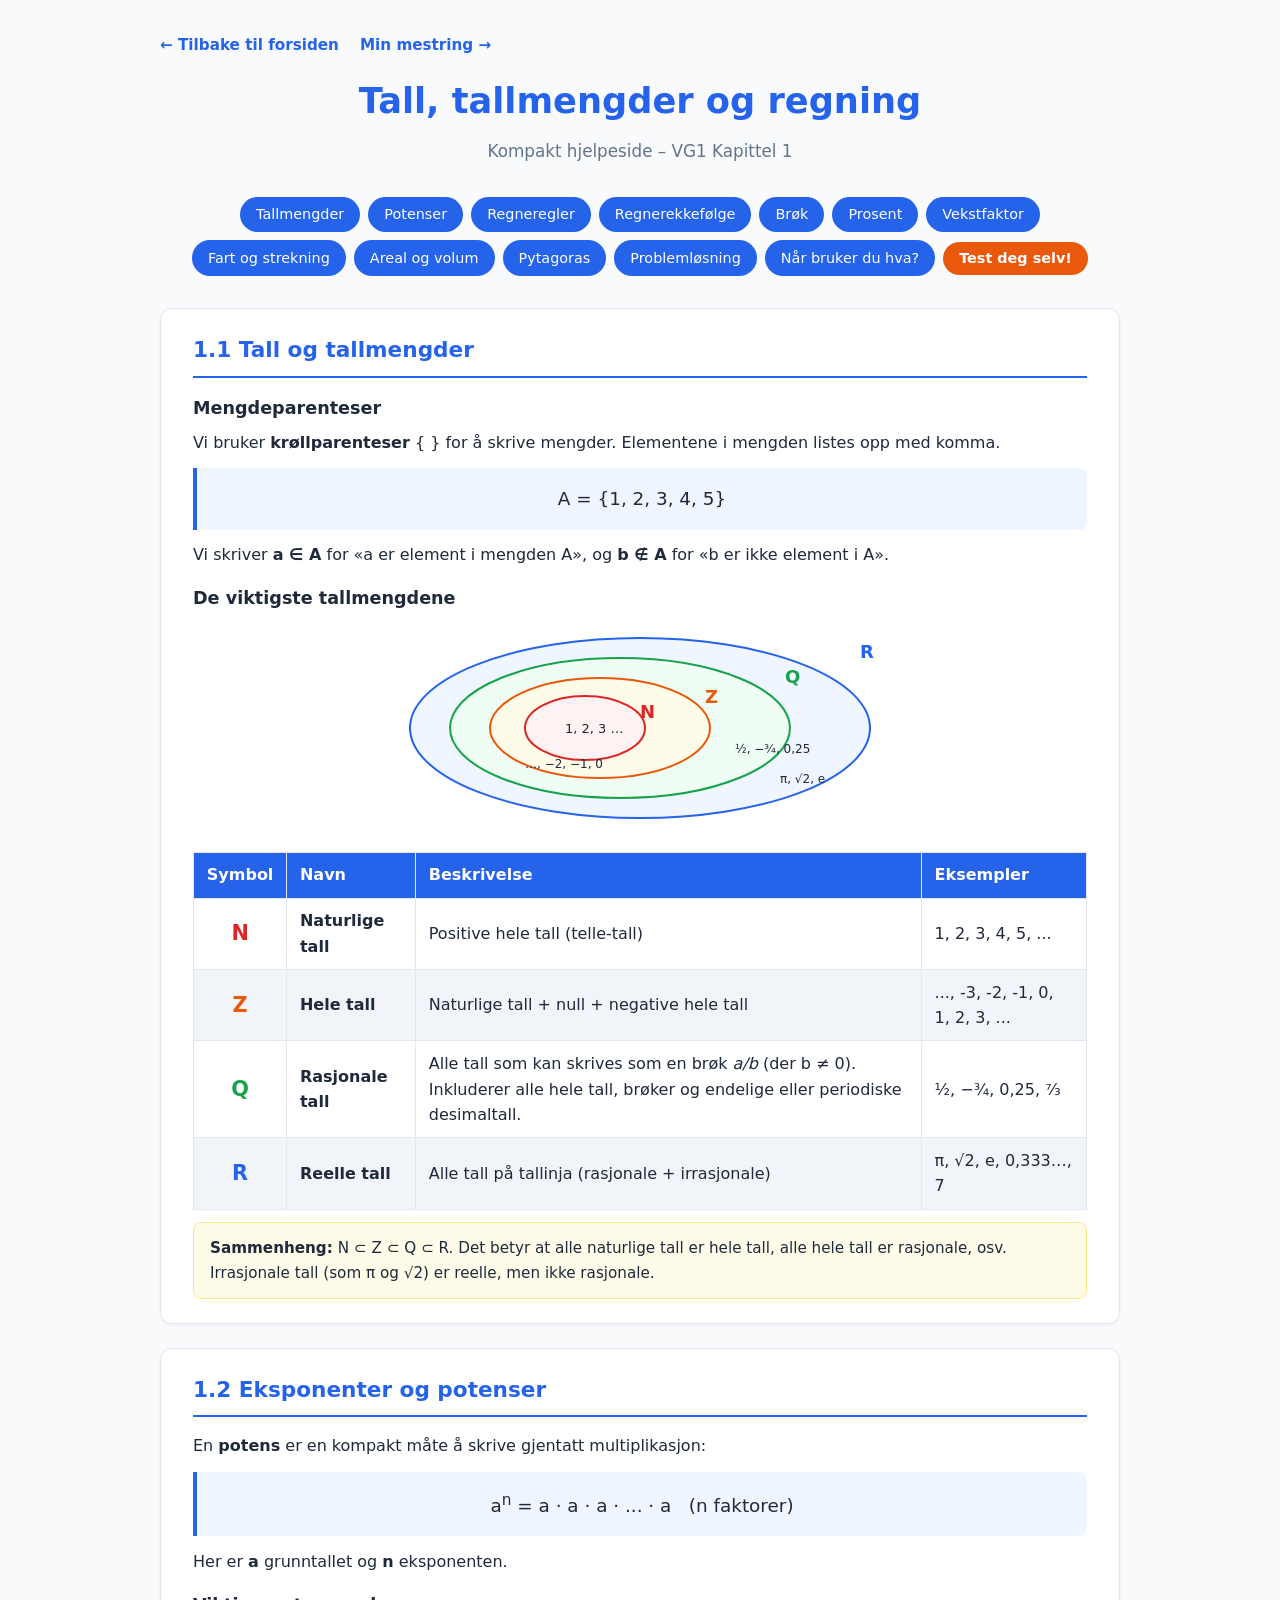
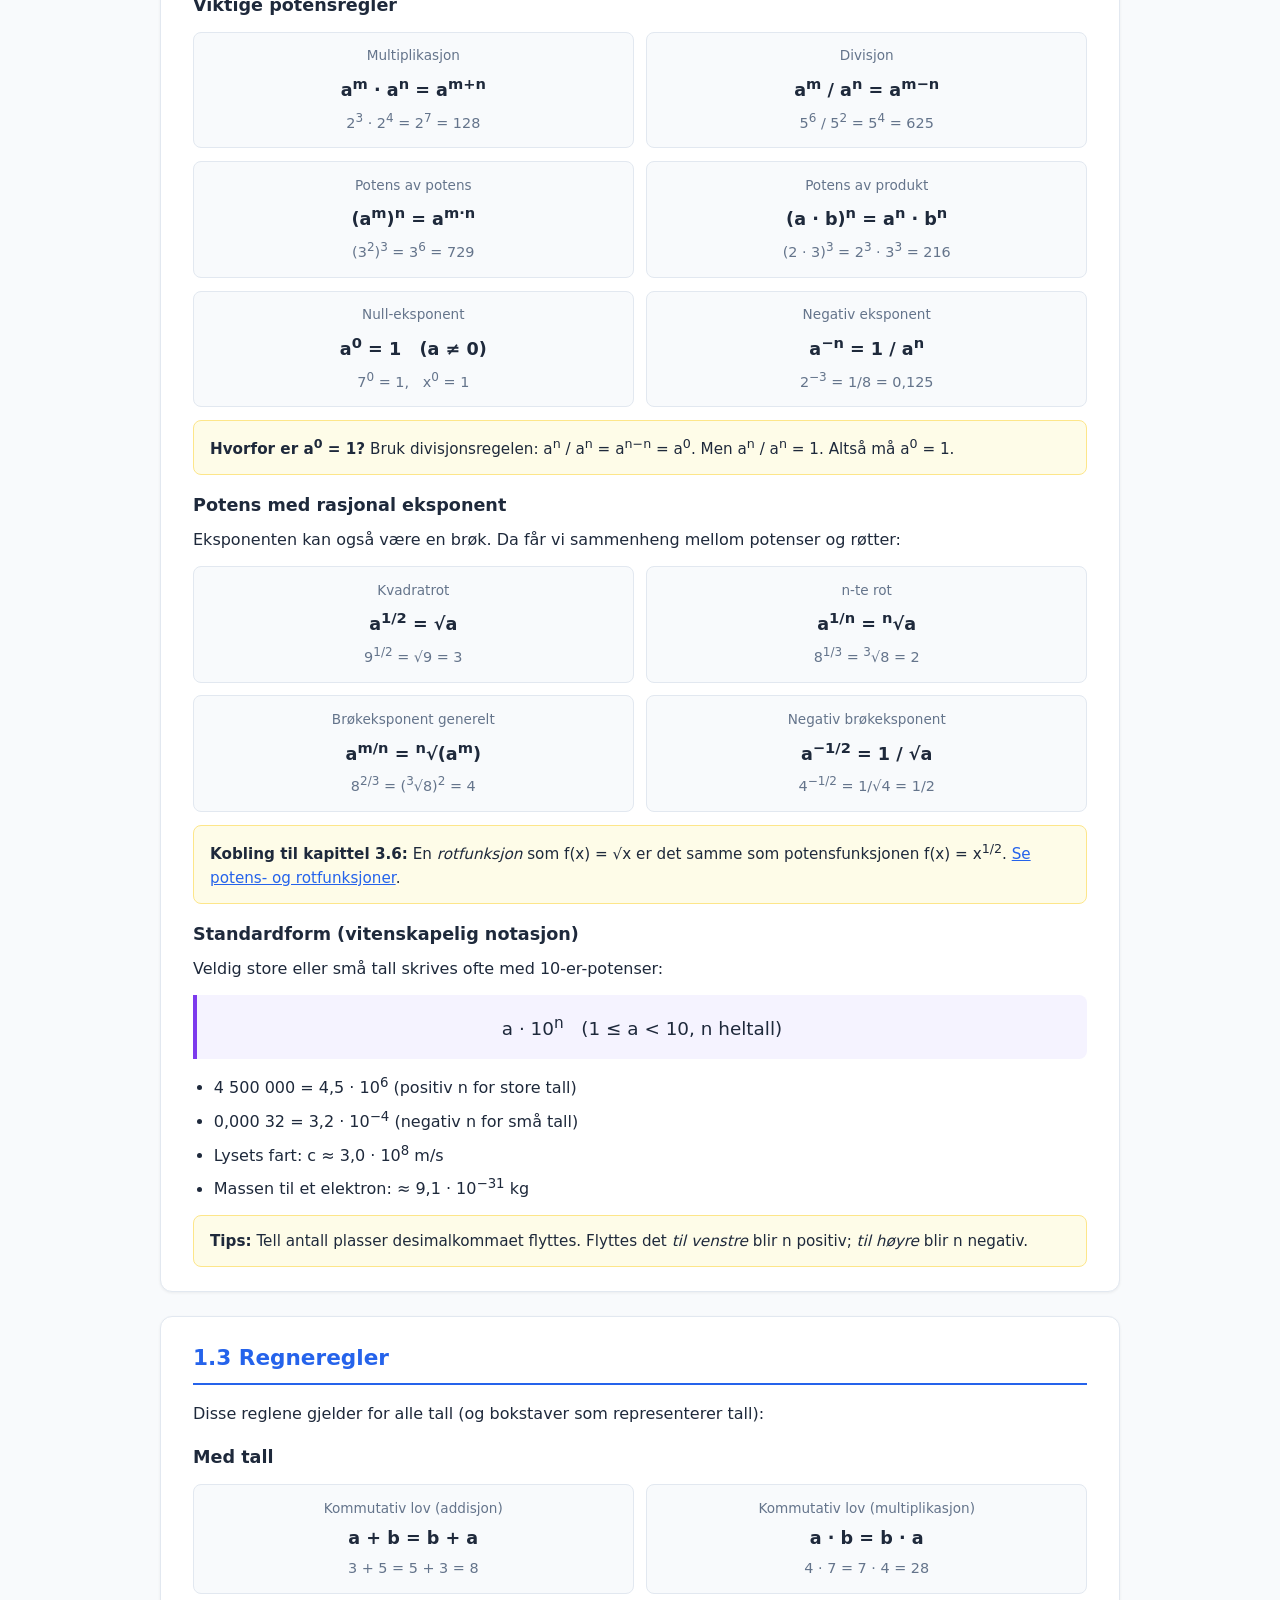
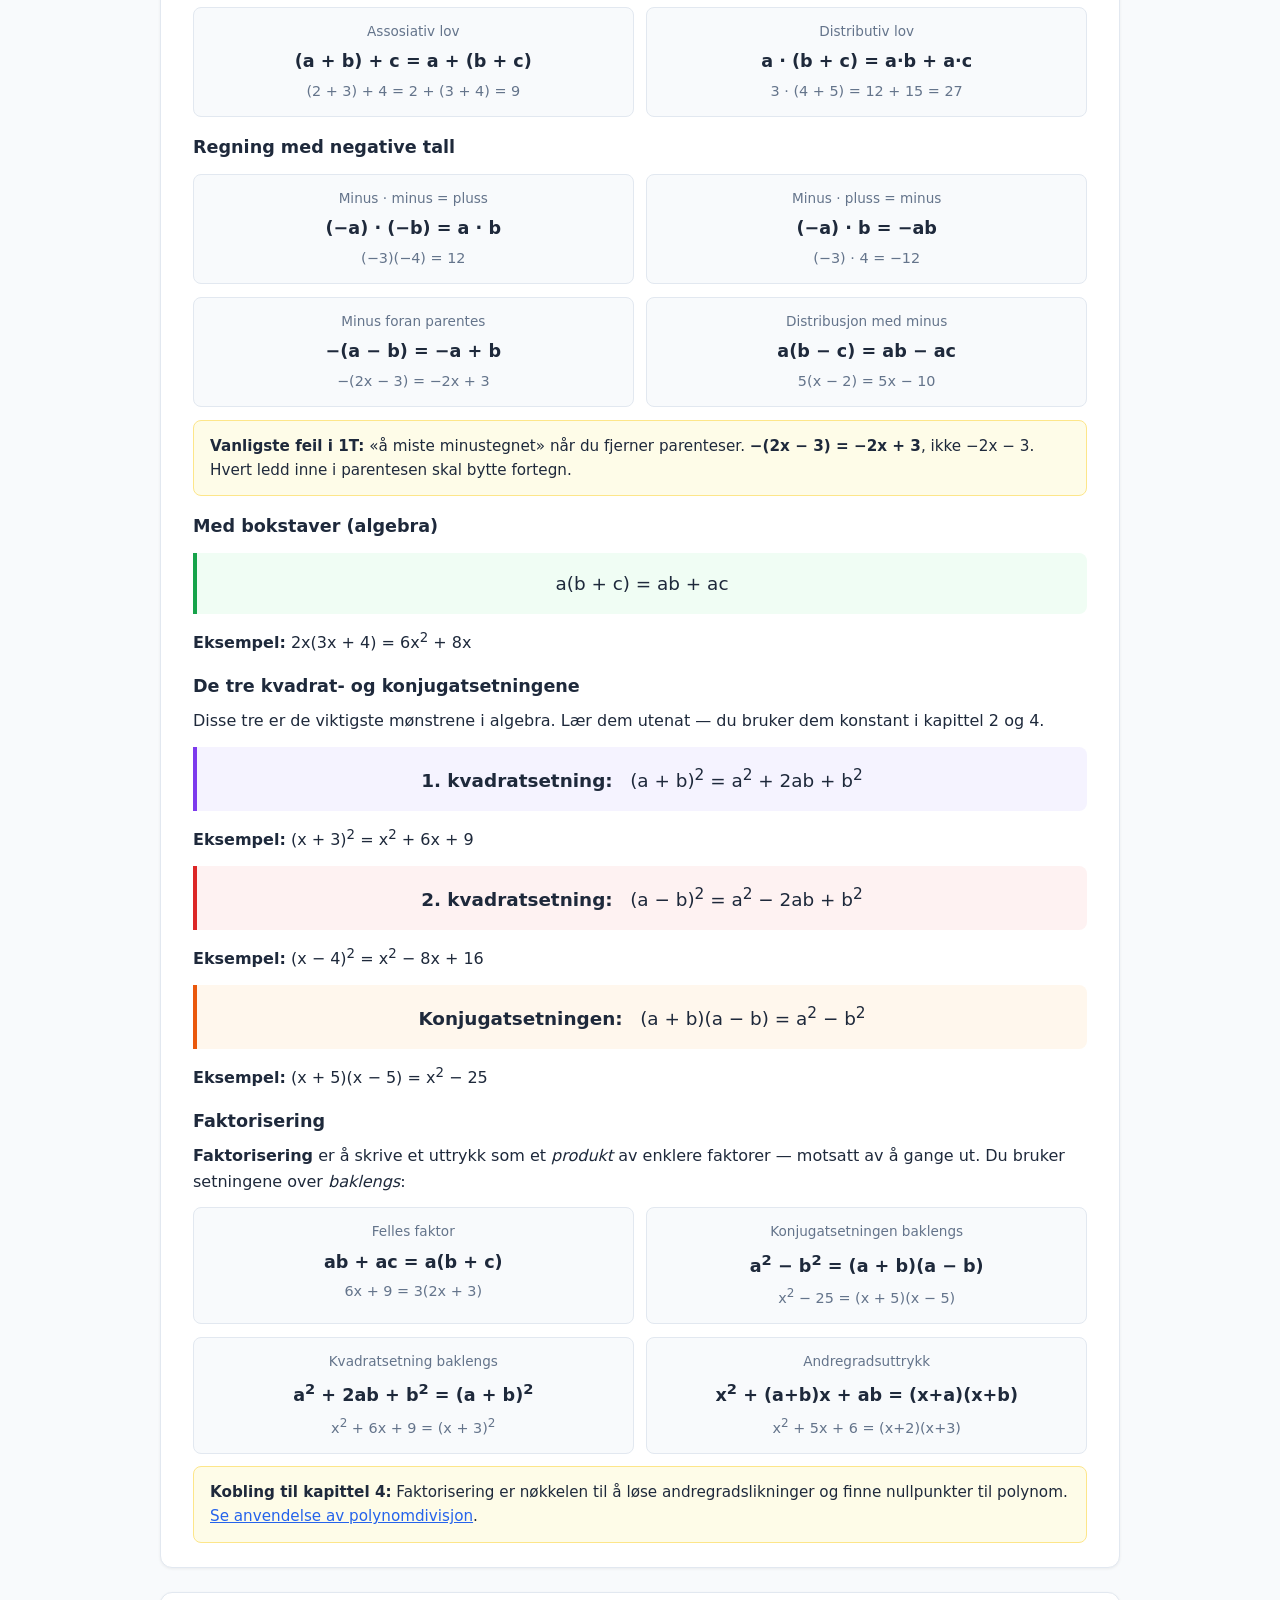
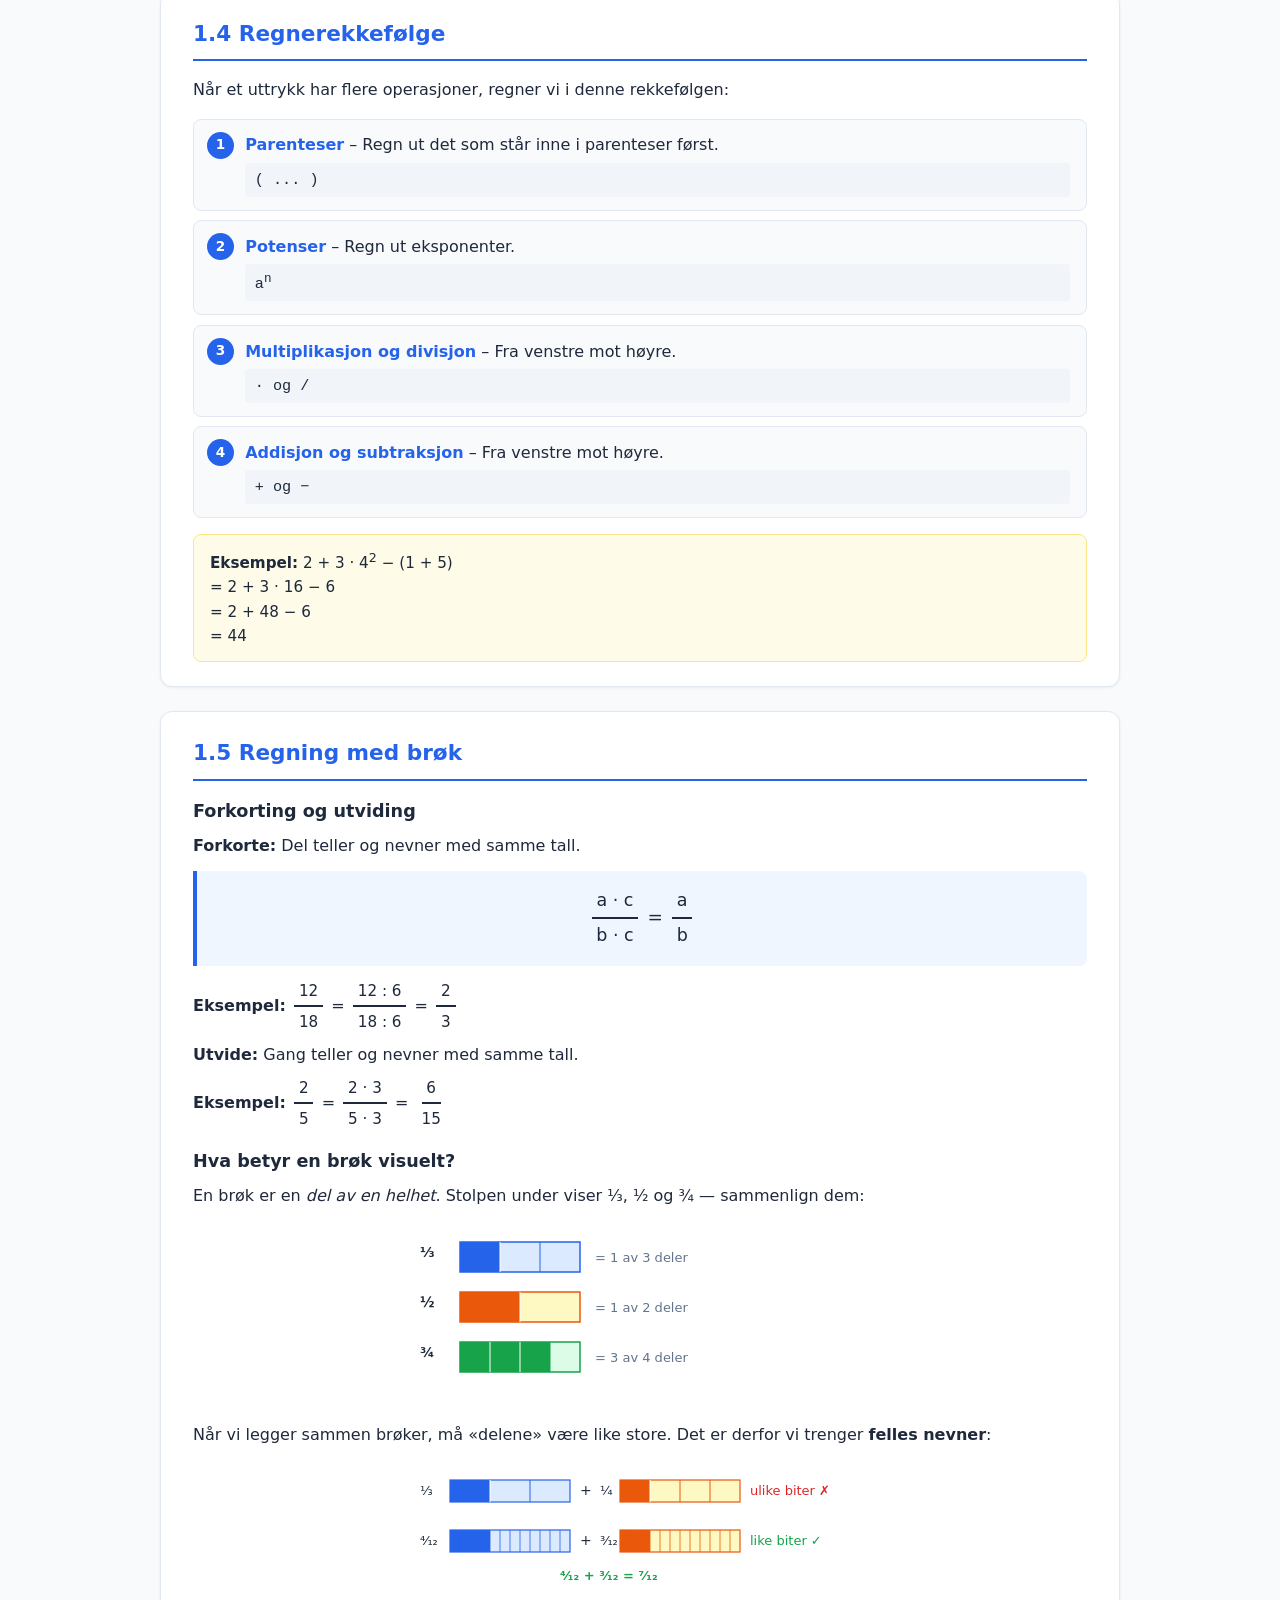
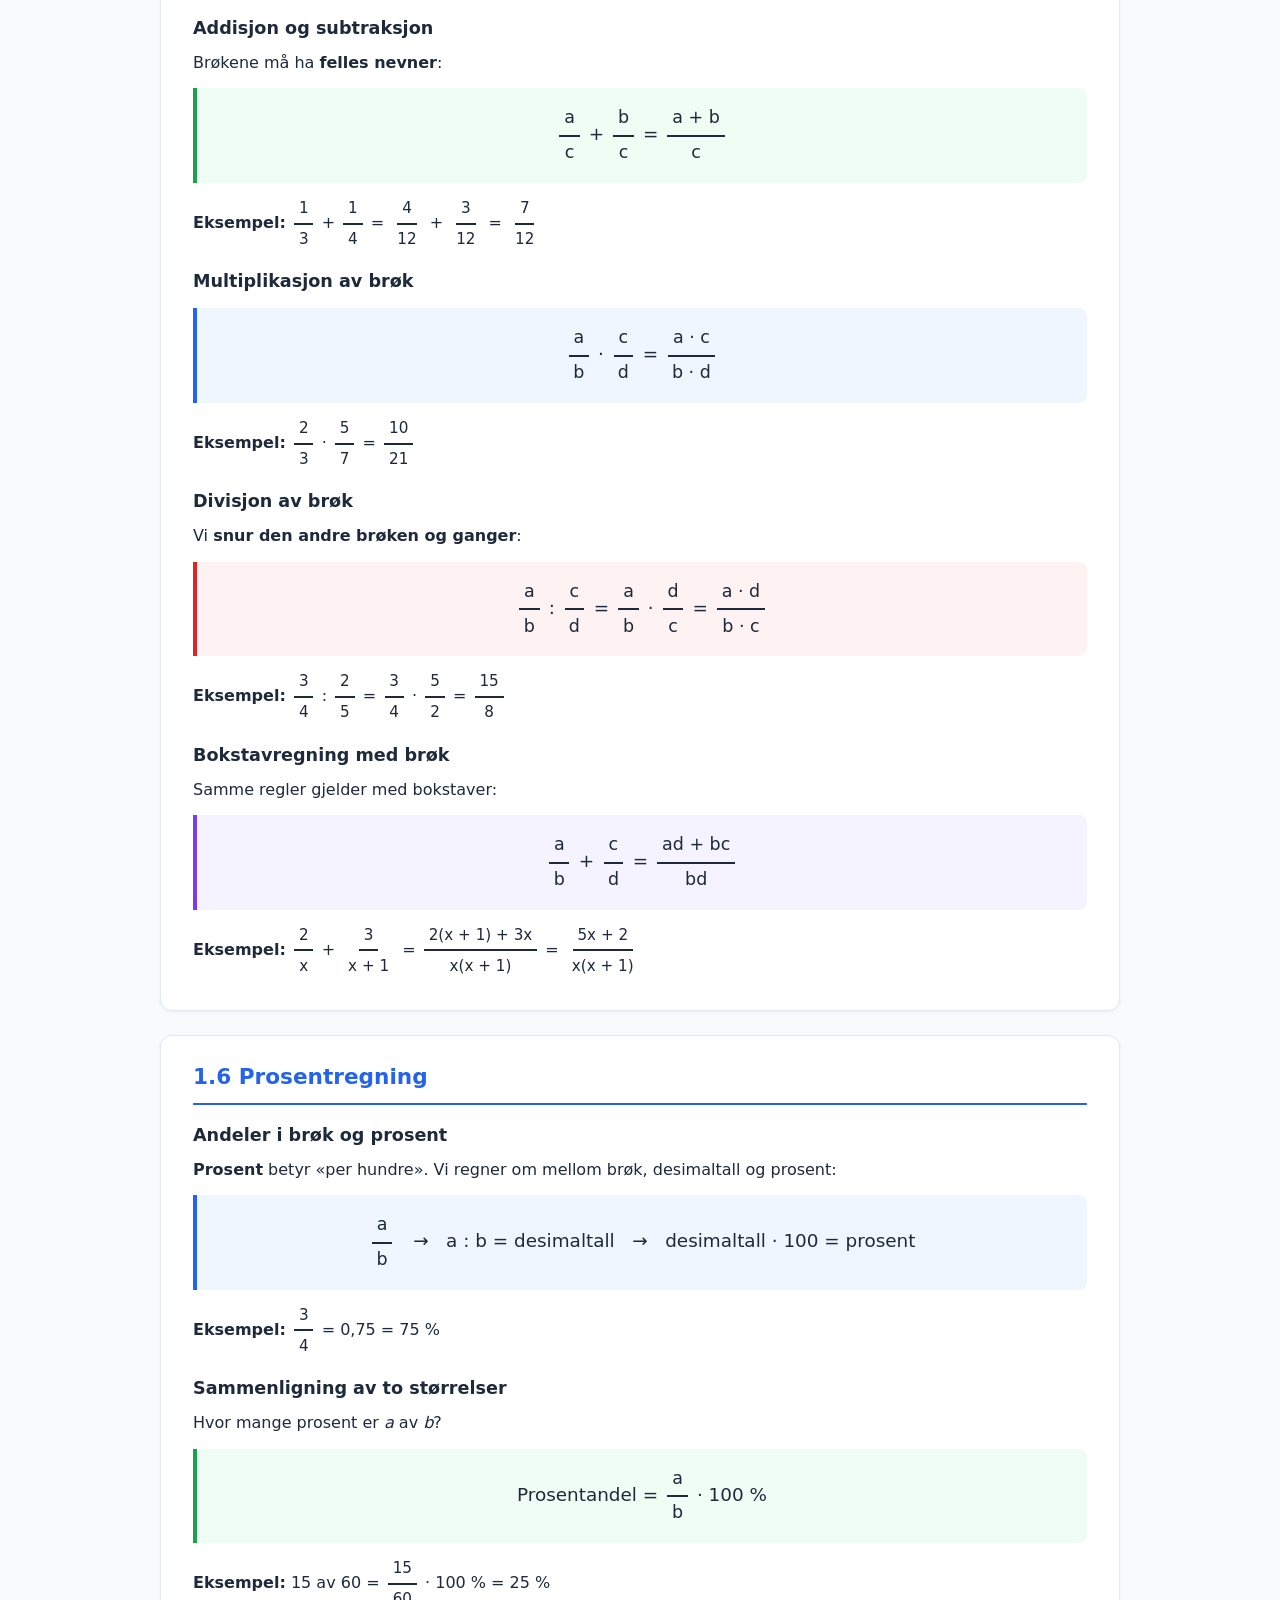
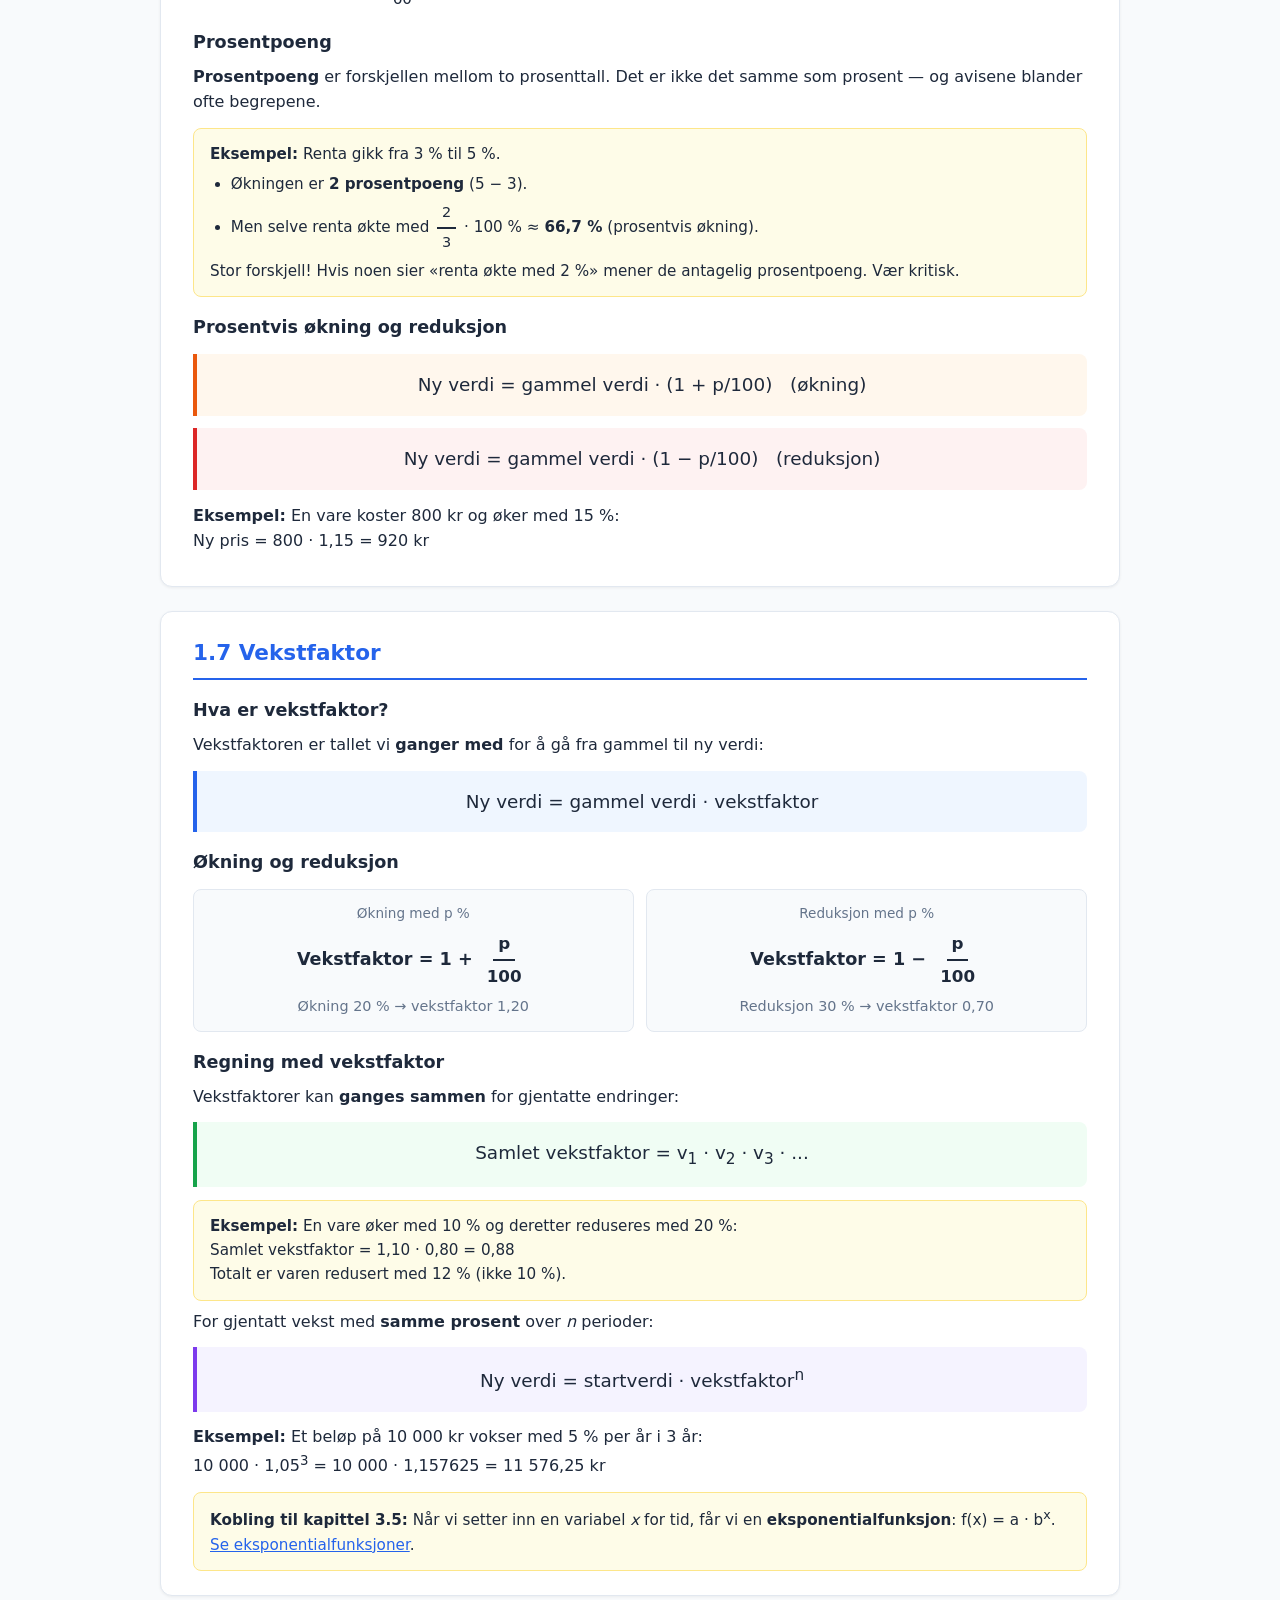
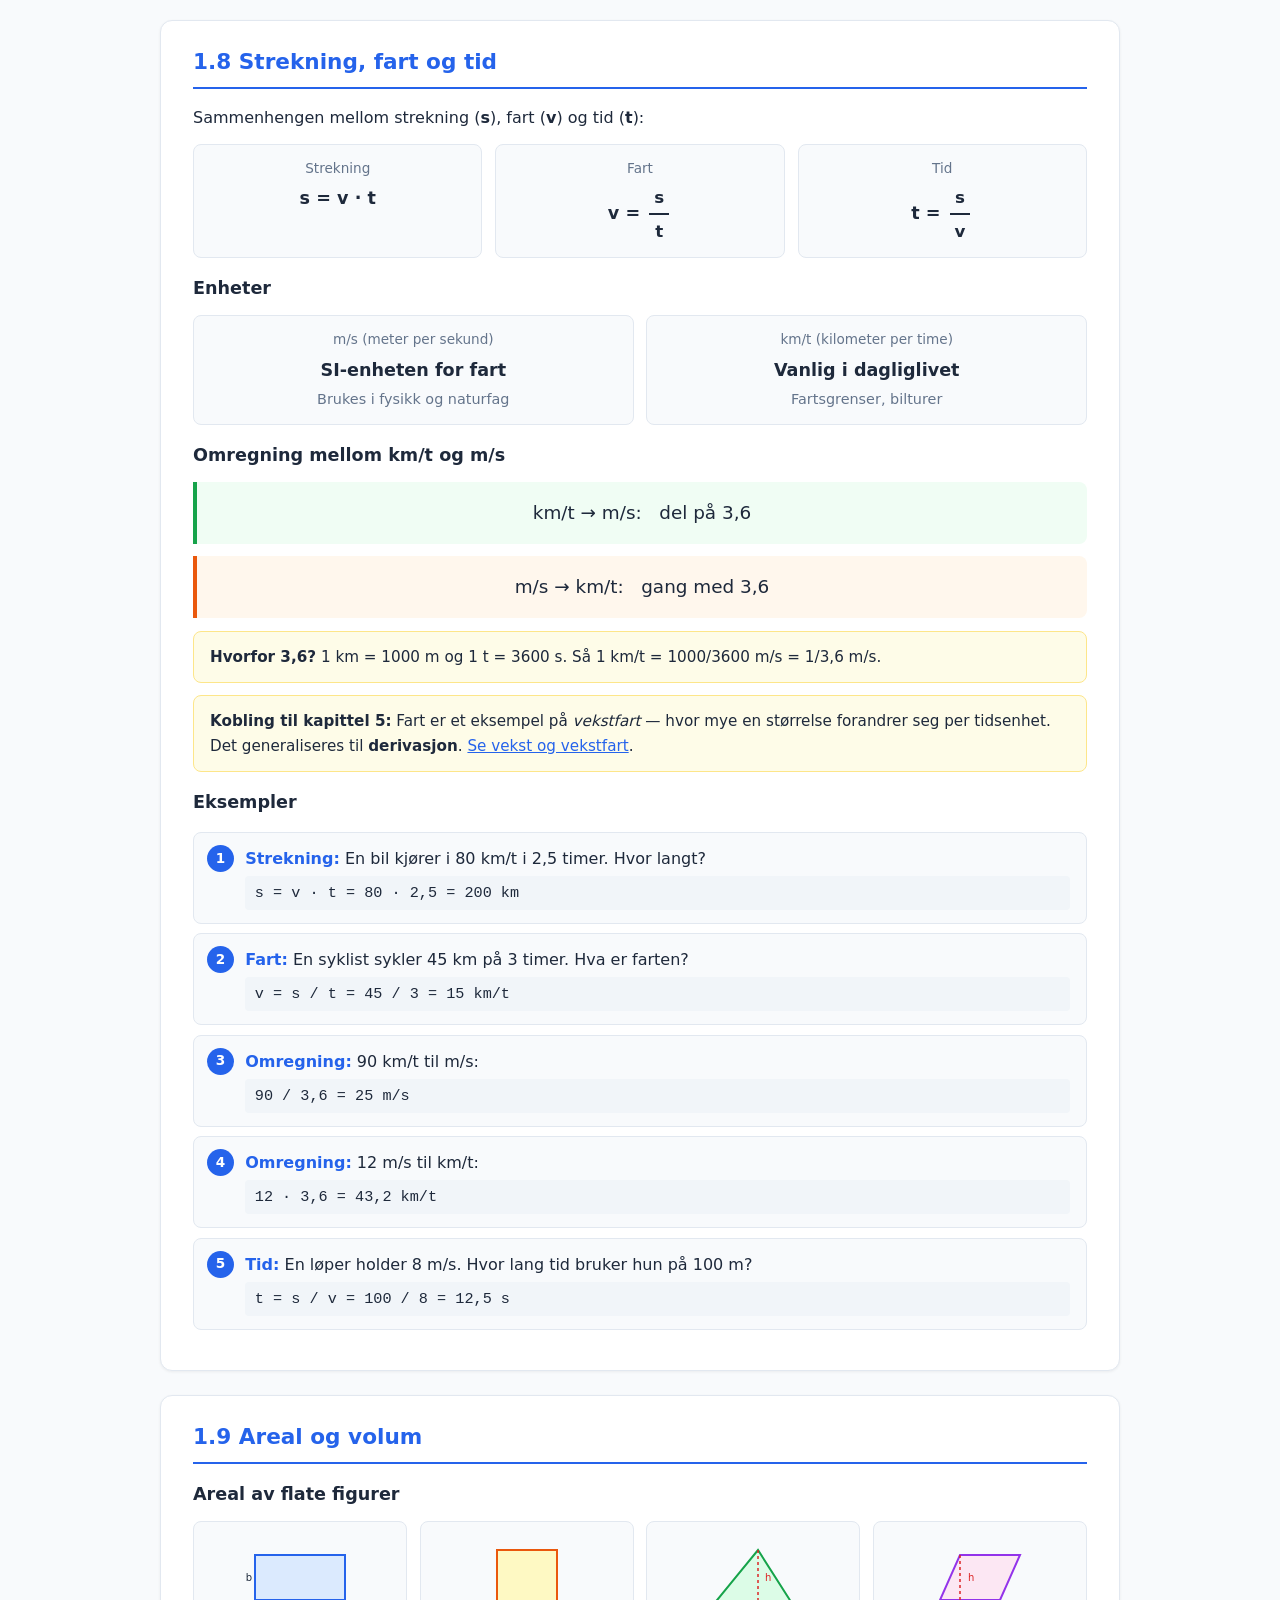
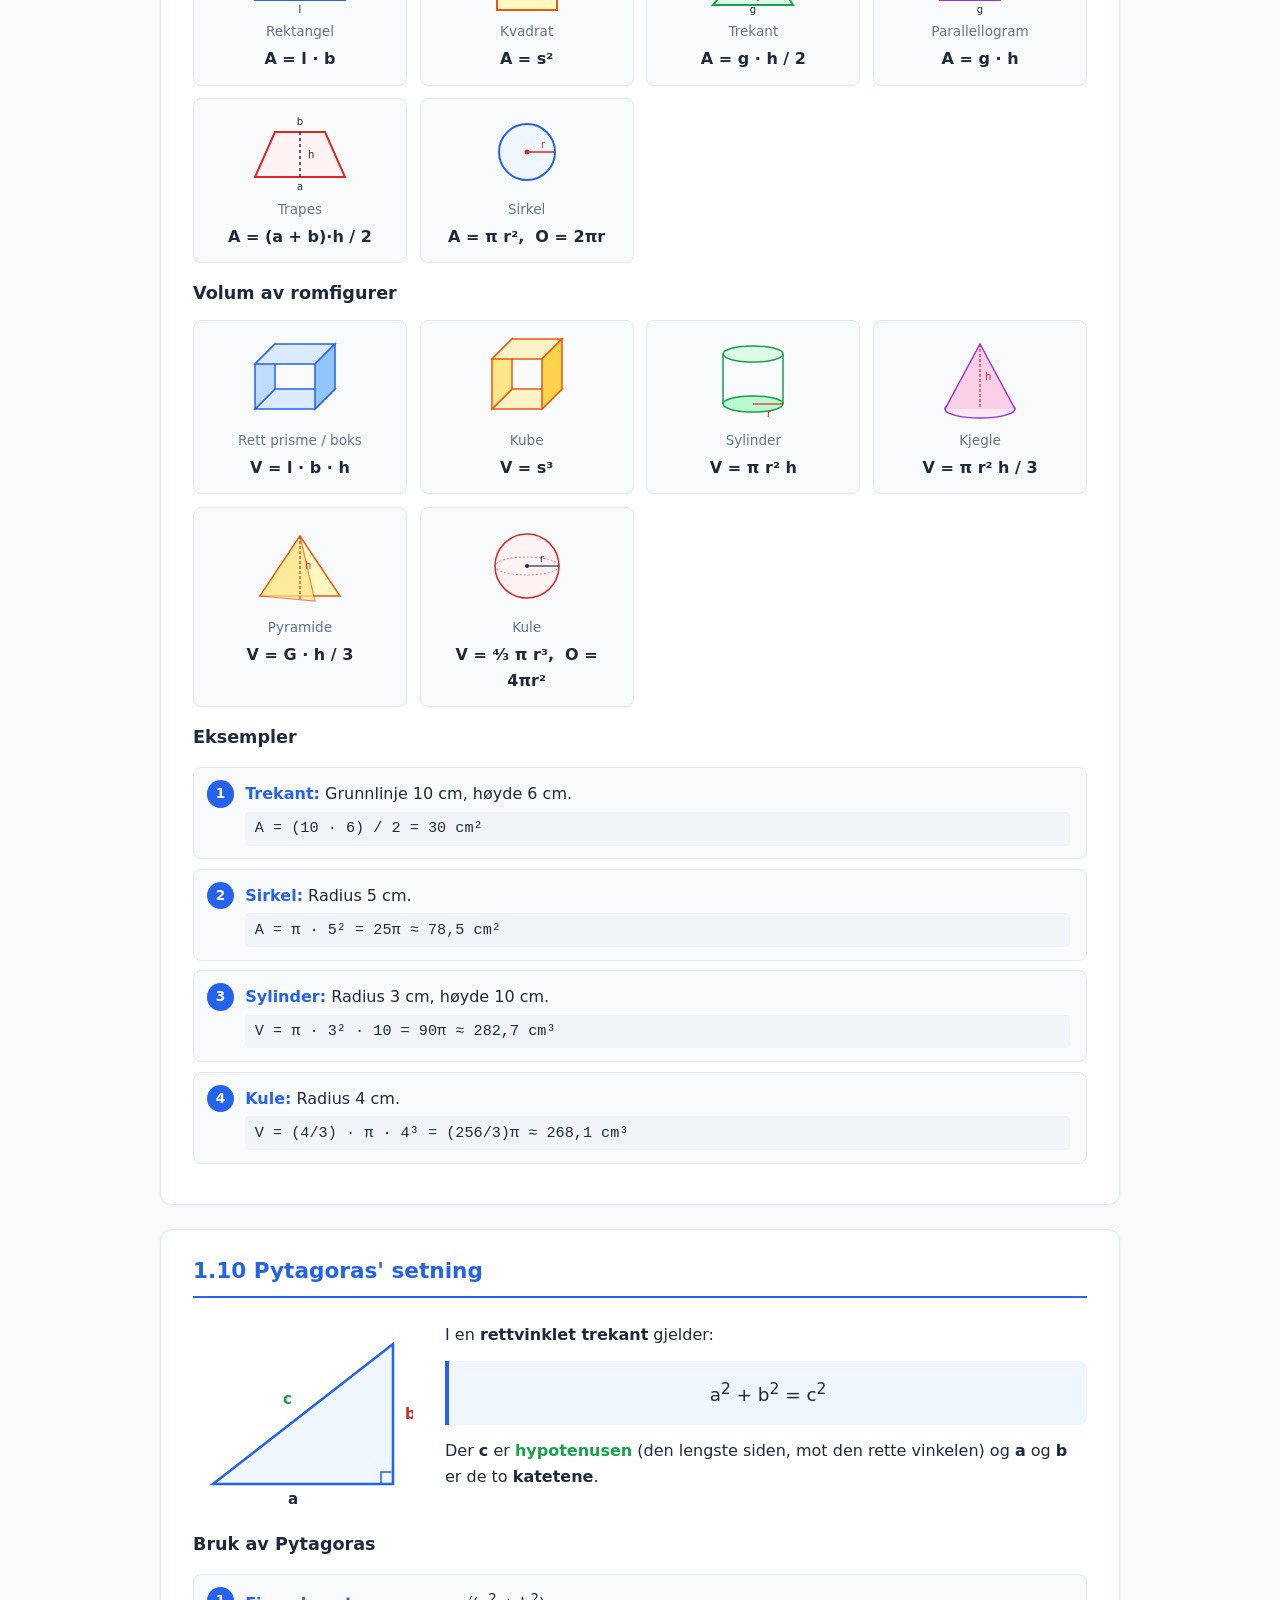
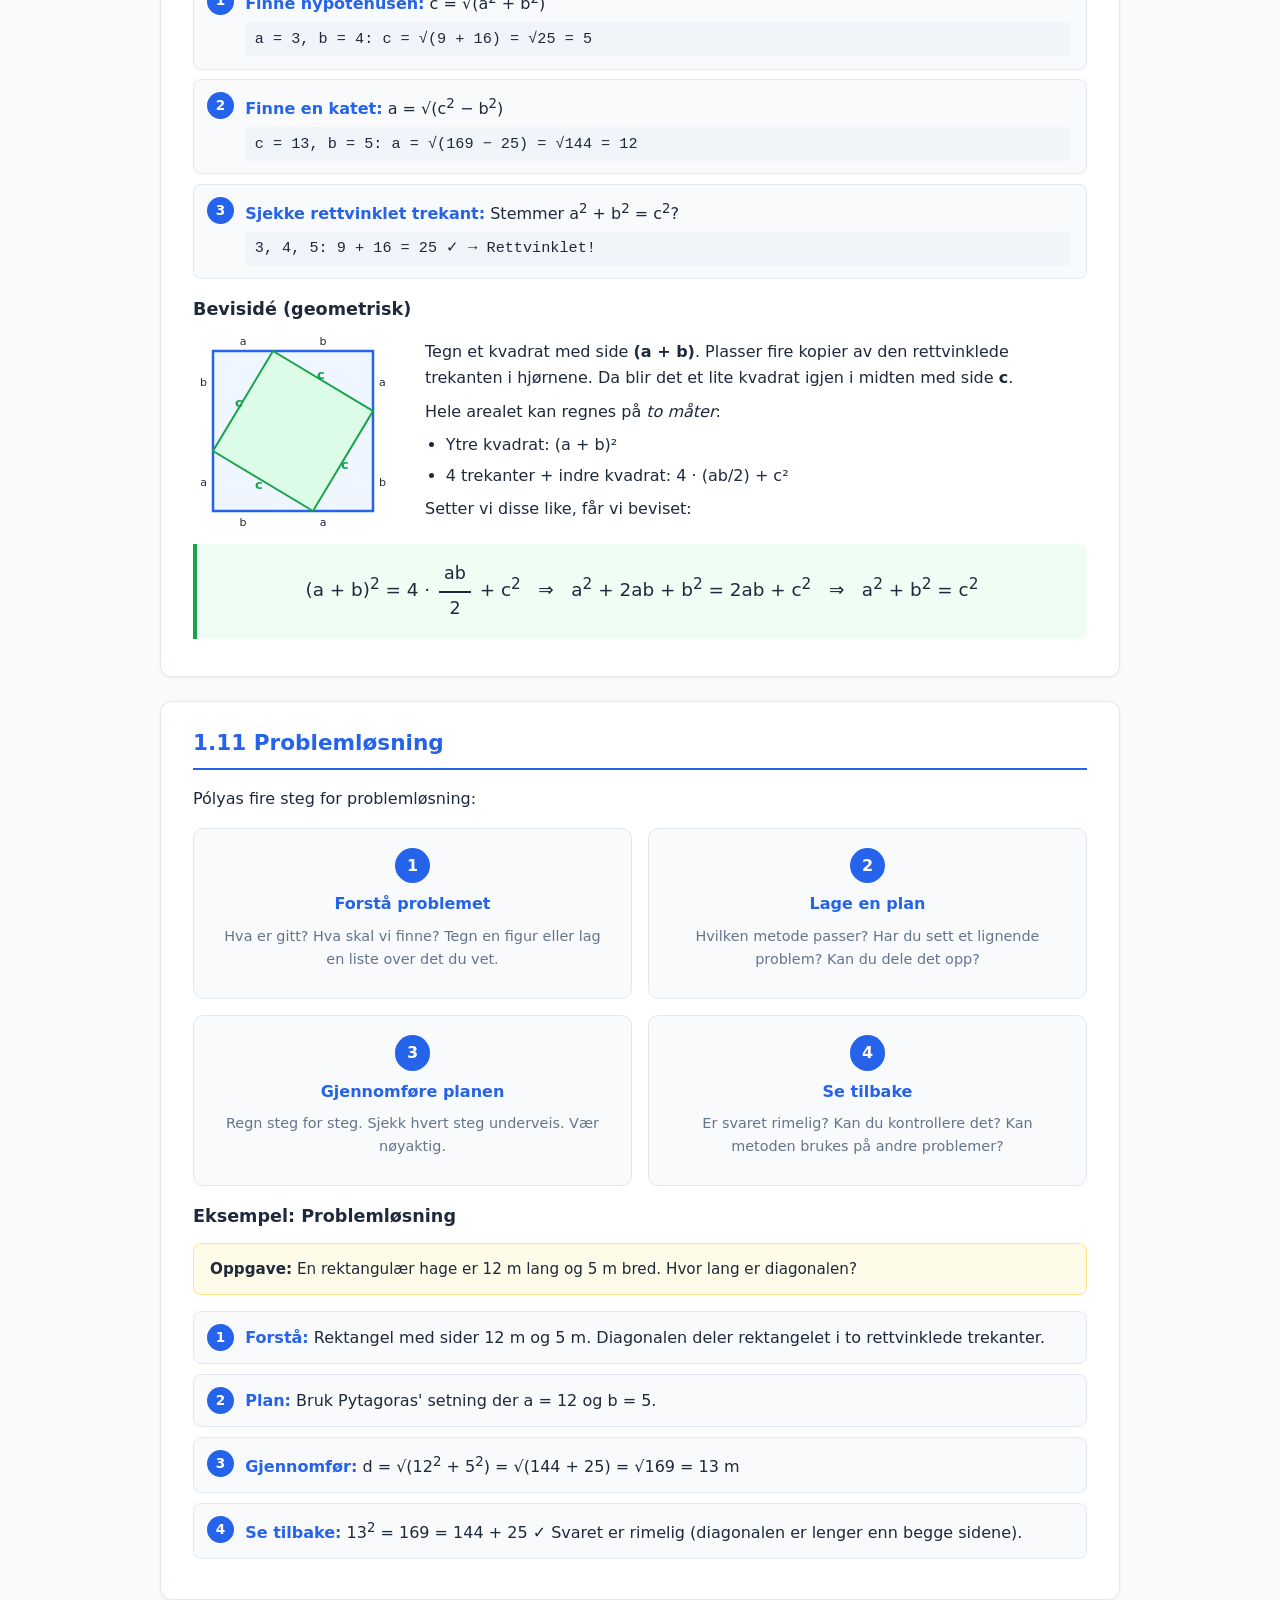
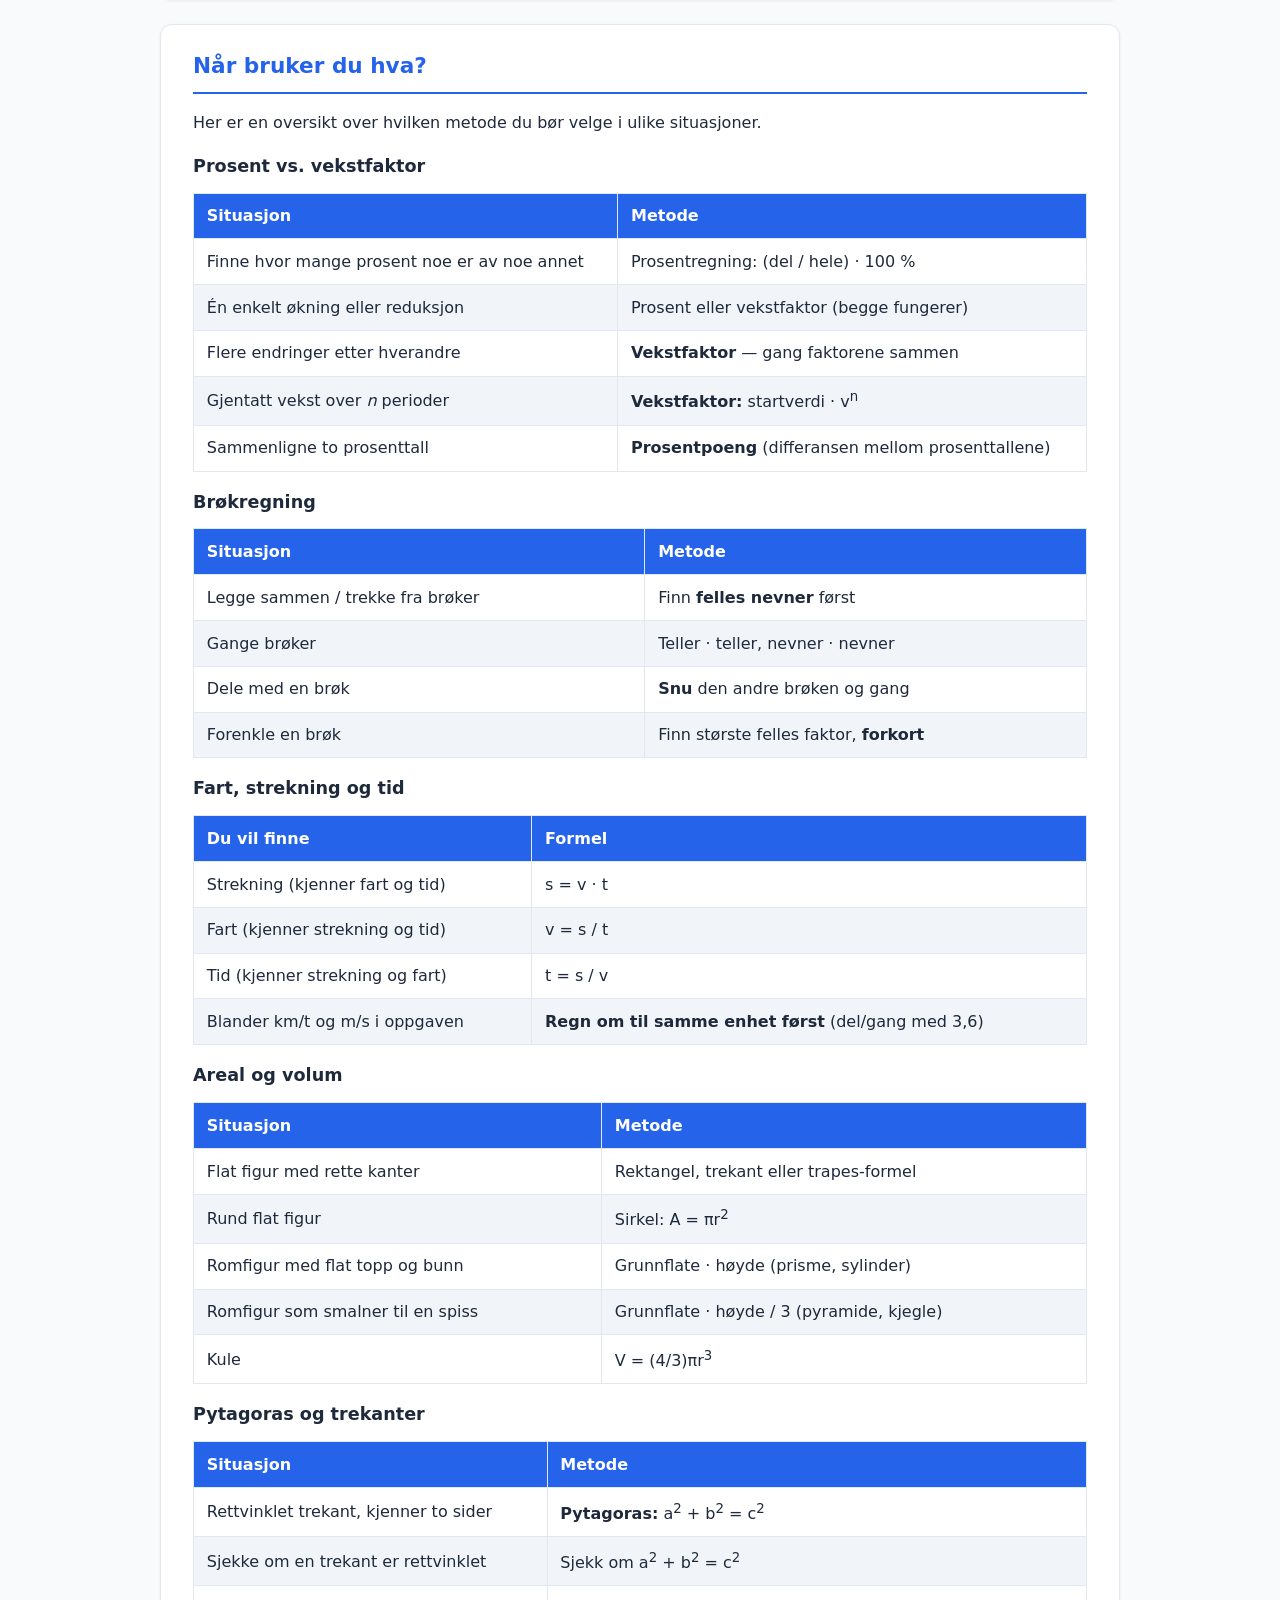
<file: tall-og-regning.html>
<!DOCTYPE html>
<html lang="no">
<head>
<meta charset="UTF-8">
<meta name="viewport" content="width=device-width, initial-scale=1.0">
<title>Tall, tallmengder og regning – Hjelpeside</title>
<link rel="icon" href="data:image/svg+xml,<svg xmlns='http://www.w3.org/2000/svg' viewBox='0 0 100 100'><text y='.9em' font-size='90'>π</text></svg>">
<style>
  :root {
    --blue: #2563eb;
    --red: #dc2626;
    --green: #16a34a;
    --orange: #ea580c;
    --purple: #7c3aed;
    --bg: #f8fafc;
    --card: #ffffff;
    --text: #1e293b;
    --muted: #64748b;
    --border: #e2e8f0;
  }
  * { margin: 0; padding: 0; box-sizing: border-box; }
  body {
    font-family: 'Segoe UI', system-ui, -apple-system, sans-serif;
    background: var(--bg);
    color: var(--text);
    line-height: 1.6;
    padding: 2rem 1rem;
  }
  .container { max-width: 960px; margin: 0 auto; }
  h1 {
    text-align: center;
    font-size: 2.2rem;
    margin-bottom: 0.3rem;
    color: var(--blue);
  }
  .subtitle {
    text-align: center;
    color: var(--muted);
    margin-bottom: 2rem;
    font-size: 1.05rem;
  }
  .card {
    background: var(--card);
    border-radius: 12px;
    padding: 1.5rem 2rem;
    margin-bottom: 1.5rem;
    border: 1px solid var(--border);
    box-shadow: 0 1px 3px rgba(0,0,0,0.06);
  }
  .card h2 {
    font-size: 1.35rem;
    margin-bottom: 1rem;
    padding-bottom: 0.5rem;
    border-bottom: 2px solid var(--blue);
    color: var(--blue);
  }
  .card h3 {
    font-size: 1.1rem;
    margin: 1rem 0 0.5rem;
    color: var(--text);
  }

  /* Formler */
  .formula-box {
    background: #eff6ff;
    border-left: 4px solid var(--blue);
    padding: 1rem 1.2rem;
    border-radius: 0 8px 8px 0;
    margin: 0.8rem 0;
    font-size: 1.15rem;
    text-align: center;
  }
  .formula-box.red {
    background: #fef2f2;
    border-left-color: var(--red);
  }
  .formula-box.green {
    background: #f0fdf4;
    border-left-color: var(--green);
  }
  .formula-box.orange {
    background: #fff7ed;
    border-left-color: var(--orange);
  }
  .formula-box.purple {
    background: #f5f3ff;
    border-left-color: var(--purple);
  }
  p { margin: 0.5rem 0; }

  ul { padding-left: 1.3rem; }
  ul li { margin: 0.3rem 0; }

  .highlight { color: var(--blue); font-weight: 600; }
  .note {
    background: #fefce8;
    border: 1px solid #fde68a;
    border-radius: 8px;
    padding: 0.8rem 1rem;
    margin-top: 0.8rem;
    font-size: 0.95rem;
  }

  .toc {
    display: flex;
    flex-wrap: wrap;
    gap: 0.5rem;
    align-items: center;
    justify-content: center;
    margin-bottom: 2rem;
  }
  .toc a {
    background: var(--blue);
    color: #fff;
    padding: 0.4rem 1rem;
    border-radius: 20px;
    text-decoration: none;
    font-size: 0.9rem;
    transition: opacity 0.2s;
  }
  .toc a:hover { opacity: 0.8; }
  .toc .quiz-btn {
    background: var(--orange);
    color: #fff;
    padding: 0.4rem 1rem;
    border-radius: 20px;
    font-size: 0.9rem;
    line-height: 1.4;
    font-weight: 700;
    cursor: pointer;
    border: none;
    font-family: inherit;
    text-decoration: none;
    transition: opacity 0.2s;
  }
  .toc .quiz-btn:hover { opacity: 0.8; }

  /* Tallmengde-tabell */
  .set-table {
    width: 100%;
    border-collapse: collapse;
    text-align: left;
    font-size: 1rem;
    margin: 0.8rem 0;
  }
  .set-table th, .set-table td {
    padding: 0.6rem 0.8rem;
    border: 1px solid var(--border);
  }
  .set-table thead th {
    background: var(--blue);
    color: #fff;
    font-weight: 600;
  }
  .set-table tbody tr:nth-child(even) { background: #f1f5f9; }
  .set-table .set-symbol {
    font-size: 1.3rem;
    font-weight: 700;
    text-align: center;
    width: 50px;
  }

  /* Regel-boks */
  .rule-grid {
    display: grid;
    grid-template-columns: 1fr 1fr;
    gap: 0.8rem;
    margin: 0.8rem 0;
  }
  @media (max-width: 600px) {
    .rule-grid { grid-template-columns: 1fr; }
  }
  .rule-item {
    background: var(--bg);
    border: 1px solid var(--border);
    border-radius: 8px;
    padding: 0.8rem 1rem;
    text-align: center;
  }
  .rule-item .rule-name {
    font-size: 0.85rem;
    color: var(--muted);
    margin-bottom: 0.3rem;
  }
  .rule-item .rule-formula {
    font-size: 1.1rem;
    font-weight: 600;
  }
  .rule-item .rule-example {
    font-size: 0.9rem;
    color: var(--muted);
    margin-top: 0.3rem;
  }

  /* Steg-for-steg */
  .steps { counter-reset: step; margin: 1rem 0; }
  .step {
    position: relative;
    padding: 0.8rem 1rem 0.8rem 3.2rem;
    margin-bottom: 0.6rem;
    background: var(--bg);
    border-radius: 8px;
    border: 1px solid var(--border);
  }
  .step::before {
    counter-increment: step;
    content: counter(step);
    position: absolute;
    left: 0.8rem;
    top: 0.75rem;
    width: 1.7rem;
    height: 1.7rem;
    background: var(--blue);
    color: #fff;
    border-radius: 50%;
    display: flex;
    align-items: center;
    justify-content: center;
    font-weight: 700;
    font-size: 0.85rem;
  }
  .step strong { color: var(--blue); }
  .step .calc {
    display: block;
    margin-top: 0.3rem;
    font-family: 'Courier New', monospace;
    background: #f1f5f9;
    padding: 0.3rem 0.6rem;
    border-radius: 4px;
    font-size: 0.95rem;
  }

  /* Mengde-diagram SVG */
  .set-diagram { text-align: center; margin: 1rem 0; }

  /* Brøk-visning */
  .frac {
    display: inline-flex;
    flex-direction: column;
    align-items: center;
    vertical-align: middle;
    margin: 0 0.2rem;
    font-size: 0.95em;
  }
  .frac-num { border-bottom: 2px solid var(--text); padding: 0 0.3rem 0.15rem; }
  .frac-den { padding: 0.15rem 0.3rem 0; }

  /* ===== QUIZ OVERLAY ===== */
  .quiz-overlay {
    display: none;
    position: fixed;
    inset: 0;
    background: rgba(15,23,42,0.6);
    backdrop-filter: blur(4px);
    z-index: 1000;
    justify-content: center;
    align-items: center;
    padding: 1rem;
  }
  .quiz-overlay.open { display: flex; }
  .quiz-modal {
    background: var(--card);
    border-radius: 16px;
    width: 100%;
    max-width: 560px;
    max-height: 90vh;
    overflow-y: auto;
    padding: 2rem;
    box-shadow: 0 20px 60px rgba(0,0,0,0.3);
    position: relative;
    animation: slideUp 0.3s ease;
  }
  @keyframes slideUp {
    from { transform: translateY(30px); opacity: 0; }
    to { transform: translateY(0); opacity: 1; }
  }
  .quiz-close {
    position: absolute;
    top: 1rem;
    right: 1rem;
    background: none;
    border: none;
    font-size: 1.5rem;
    cursor: pointer;
    color: var(--muted);
    line-height: 1;
  }
  .quiz-close:hover { color: var(--text); }
  .quiz-header {
    text-align: center;
    margin-bottom: 1.5rem;
  }
  .quiz-header h2 {
    color: var(--orange);
    font-size: 1.5rem;
    margin-bottom: 0.3rem;
  }
  .quiz-progress {
    font-size: 0.9rem;
    color: var(--muted);
  }
  .quiz-progress-bar {
    height: 6px;
    background: var(--border);
    border-radius: 3px;
    margin-top: 0.5rem;
    overflow: hidden;
  }
  .quiz-progress-fill {
    height: 100%;
    background: var(--orange);
    border-radius: 3px;
    transition: width 0.4s ease;
  }
  .quiz-question {
    font-size: 1.15rem;
    font-weight: 600;
    margin-bottom: 1rem;
    line-height: 1.5;
  }
  .quiz-options { display: flex; flex-direction: column; gap: 0.6rem; }
  .quiz-option {
    display: block;
    width: 100%;
    text-align: left;
    padding: 0.85rem 1.1rem;
    border: 2px solid var(--border);
    border-radius: 10px;
    background: var(--bg);
    font-size: 1.05rem;
    cursor: pointer;
    transition: border-color 0.2s, background 0.2s;
    font-family: inherit;
    color: var(--text);
  }
  .quiz-option:hover:not(:disabled) {
    border-color: var(--blue);
    background: #eff6ff;
  }
  .quiz-option:disabled { cursor: default; }
  .quiz-option.correct {
    border-color: var(--green);
    background: #f0fdf4;
    font-weight: 600;
  }
  .quiz-option.wrong {
    border-color: var(--red);
    background: #fef2f2;
    opacity: 0.7;
  }
  .quiz-feedback {
    margin-top: 1rem;
    padding: 0.8rem 1rem;
    border-radius: 8px;
    font-size: 0.95rem;
    display: none;
  }
  .quiz-feedback.show { display: block; }
  .quiz-feedback.is-correct {
    background: #f0fdf4;
    border: 1px solid #86efac;
    color: #166534;
  }
  .quiz-feedback.is-wrong {
    background: #fef2f2;
    border: 1px solid #fca5a5;
    color: #991b1b;
  }
  .quiz-next {
    display: none;
    margin: 1.2rem auto 0;
    padding: 0.7rem 2rem;
    background: var(--blue);
    color: #fff;
    border: none;
    border-radius: 8px;
    font-size: 1rem;
    font-weight: 600;
    cursor: pointer;
    font-family: inherit;
    transition: opacity 0.2s;
  }
  .quiz-next:hover { opacity: 0.85; }
  .quiz-next.show { display: block; }
  .quiz-result { text-align: center; }
  .quiz-score {
    font-size: 3rem;
    font-weight: 800;
    color: var(--blue);
    margin: 0.5rem 0;
  }
  .quiz-score-label { color: var(--muted); font-size: 1rem; }
  .quiz-grade {
    font-size: 1.3rem;
    font-weight: 600;
    margin: 0.8rem 0;
  }
  .quiz-restart {
    margin-top: 1rem;
    padding: 0.7rem 2rem;
    background: var(--orange);
    color: #fff;
    border: none;
    border-radius: 8px;
    font-size: 1rem;
    font-weight: 600;
    cursor: pointer;
    font-family: inherit;
  }
  .quiz-restart:hover { opacity: 0.85; }

  /* Problemløsning-steg */
  .problem-steps {
    display: grid;
    grid-template-columns: 1fr 1fr;
    gap: 1rem;
    margin: 1rem 0;
  }
  @media (max-width: 600px) {
    .problem-steps { grid-template-columns: 1fr; }
  }
  .problem-step {
    background: var(--bg);
    border: 1px solid var(--border);
    border-radius: 10px;
    padding: 1.2rem;
    text-align: center;
  }
  .problem-step .step-num {
    display: inline-flex;
    align-items: center;
    justify-content: center;
    width: 2.2rem;
    height: 2.2rem;
    background: var(--blue);
    color: #fff;
    border-radius: 50%;
    font-weight: 700;
    font-size: 1rem;
    margin-bottom: 0.5rem;
  }
  .problem-step h4 {
    font-size: 1rem;
    margin-bottom: 0.3rem;
    color: var(--blue);
  }
  .problem-step p {
    font-size: 0.9rem;
    color: var(--muted);
  }

  /* Hjem-lenke */
  .home-link {
    display: inline-block;
    margin-bottom: 1rem;
    color: var(--blue);
    text-decoration: none;
    font-weight: 600;
    font-size: 0.95rem;
  }
  .home-link:hover { text-decoration: underline; }
</style>
</head>
<body>
<div class="container">

<a href="index.html" class="home-link">&larr; Tilbake til forsiden</a>
<a href="mestring.html" class="home-link" style="margin-left:1rem;">Min mestring &rarr;</a>

<h1>Tall, tallmengder og regning</h1>
<p class="subtitle">Kompakt hjelpeside – VG1 Kapittel 1</p>

<div class="toc">
  <a href="#tallmengder">Tallmengder</a>
  <a href="#potenser">Potenser</a>
  <a href="#regneregler">Regneregler</a>
  <a href="#rekkefolge">Regnerekkefølge</a>
  <a href="#brok">Brøk</a>
  <a href="#prosent">Prosent</a>
  <a href="#vekstfaktor">Vekstfaktor</a>
  <a href="#fart">Fart og strekning</a>
  <a href="#areal-volum">Areal og volum</a>
  <a href="#pytagoras">Pytagoras</a>
  <a href="#problemlosning">Problemløsning</a>
  <a href="#metodevalg">Når bruker du hva?</a>
  <button class="quiz-btn" onclick="openQuiz()">Test deg selv!</button>
</div>

<!-- ===== QUIZ OVERLAY ===== -->
<div class="quiz-overlay" id="quizOverlay">
  <div class="quiz-modal">
    <button class="quiz-close" onclick="closeQuiz()">&times;</button>
    <div class="quiz-header">
      <h2>Tall og regning – quiz</h2>
      <div class="quiz-progress">Spørsmål <span id="qNum">1</span> av <span id="qTotal">10</span></div>
      <div class="quiz-progress-bar"><div class="quiz-progress-fill" id="qBar" style="width:10%"></div></div>
    </div>
    <div id="quizBody">
      <div class="quiz-question" id="qText"></div>
      <div class="quiz-options" id="qOptions"></div>
      <div class="quiz-feedback" id="qFeedback"></div>
      <button class="quiz-next" id="qNext" onclick="nextQuestion()">Neste</button>
    </div>
    <div id="quizResult" class="quiz-result" style="display:none;">
      <div class="quiz-score-label">Resultat</div>
      <div class="quiz-score" id="rScore"></div>
      <div class="quiz-grade" id="rGrade"></div>
      <button class="quiz-restart" onclick="startQuiz()">Prøv igjen</button>
    </div>
  </div>
</div>

<!-- ============ 1.1 TALLMENGDER ============ -->
<div class="card" id="tallmengder">
  <h2>1.1 Tall og tallmengder</h2>

  <h3>Mengdeparenteser</h3>
  <p>Vi bruker <strong>krøllparenteser</strong> { } for å skrive mengder. Elementene i mengden listes opp med komma.</p>
  <div class="formula-box">
    A = {1, 2, 3, 4, 5}
  </div>
  <p>Vi skriver <strong>a &isin; A</strong> for &laquo;a er element i mengden A&raquo;, og <strong>b &notin; A</strong> for &laquo;b er ikke element i A&raquo;.</p>

  <h3>De viktigste tallmengdene</h3>
  <div class="set-diagram">
    <svg viewBox="0 0 480 200" width="480" style="max-width:100%;">
      <ellipse cx="240" cy="100" rx="230" ry="90" fill="#eff6ff" stroke="#2563eb" stroke-width="2"/>
      <text x="460" y="30" fill="#2563eb" font-size="18" font-weight="700">R</text>
      <ellipse cx="220" cy="100" rx="170" ry="70" fill="#f0fdf4" stroke="#16a34a" stroke-width="2"/>
      <text x="385" y="55" fill="#16a34a" font-size="18" font-weight="700">Q</text>
      <ellipse cx="200" cy="100" rx="110" ry="50" fill="#fefce8" stroke="#ea580c" stroke-width="2"/>
      <text x="305" y="75" fill="#ea580c" font-size="18" font-weight="700">Z</text>
      <ellipse cx="185" cy="100" rx="60" ry="32" fill="#fef2f2" stroke="#dc2626" stroke-width="2"/>
      <text x="240" y="90" fill="#dc2626" font-size="18" font-weight="700">N</text>
      <text x="165" y="105" fill="#1e293b" font-size="13">1, 2, 3 …</text>
      <text x="125" y="140" fill="#1e293b" font-size="12">…, &minus;2, &minus;1, 0</text>
      <text x="335" y="125" fill="#1e293b" font-size="12">&frac12;, &minus;&frac34;, 0,25</text>
      <text x="380" y="155" fill="#1e293b" font-size="12">&pi;, &radic;2, e</text>
    </svg>
  </div>

  <table class="set-table">
    <thead>
      <tr><th>Symbol</th><th>Navn</th><th>Beskrivelse</th><th>Eksempler</th></tr>
    </thead>
    <tbody>
      <tr>
        <td class="set-symbol" style="color:var(--red);">N</td>
        <td><strong>Naturlige tall</strong></td>
        <td>Positive hele tall (telle-tall)</td>
        <td>1, 2, 3, 4, 5, ...</td>
      </tr>
      <tr>
        <td class="set-symbol" style="color:var(--orange);">Z</td>
        <td><strong>Hele tall</strong></td>
        <td>Naturlige tall + null + negative hele tall</td>
        <td>..., -3, -2, -1, 0, 1, 2, 3, ...</td>
      </tr>
      <tr>
        <td class="set-symbol" style="color:var(--green);">Q</td>
        <td><strong>Rasjonale tall</strong></td>
        <td>Alle tall som kan skrives som en brøk <em>a/b</em> (der b &ne; 0). Inkluderer alle hele tall, brøker og endelige eller periodiske desimaltall.</td>
        <td>&frac12;, &minus;&frac34;, 0,25, ⁷⁄₃</td>
      </tr>
      <tr>
        <td class="set-symbol" style="color:var(--blue);">R</td>
        <td><strong>Reelle tall</strong></td>
        <td>Alle tall på tallinja (rasjonale + irrasjonale)</td>
        <td>&pi;, &radic;2, e, 0,333…, 7</td>
      </tr>
    </tbody>
  </table>

  <div class="note">
    <strong>Sammenheng:</strong> N &sub; Z &sub; Q &sub; R. Det betyr at alle naturlige tall er hele tall, alle hele tall er rasjonale, osv. Irrasjonale tall (som &pi; og &radic;2) er reelle, men ikke rasjonale.
  </div>
</div>

<!-- ============ POTENSER ============ -->
<div class="card" id="potenser">
  <h2>1.2 Eksponenter og potenser</h2>
  <p>En <strong>potens</strong> er en kompakt måte å skrive gjentatt multiplikasjon:</p>
  <div class="formula-box">
    a<sup>n</sup> = a &middot; a &middot; a &middot; ... &middot; a &nbsp; (n faktorer)
  </div>
  <p>Her er <strong>a</strong> grunntallet og <strong>n</strong> eksponenten.</p>

  <h3>Viktige potensregler</h3>
  <div class="rule-grid">
    <div class="rule-item">
      <div class="rule-name">Multiplikasjon</div>
      <div class="rule-formula">a<sup>m</sup> &middot; a<sup>n</sup> = a<sup>m+n</sup></div>
      <div class="rule-example">2<sup>3</sup> &middot; 2<sup>4</sup> = 2<sup>7</sup> = 128</div>
    </div>
    <div class="rule-item">
      <div class="rule-name">Divisjon</div>
      <div class="rule-formula">a<sup>m</sup> / a<sup>n</sup> = a<sup>m&minus;n</sup></div>
      <div class="rule-example">5<sup>6</sup> / 5<sup>2</sup> = 5<sup>4</sup> = 625</div>
    </div>
    <div class="rule-item">
      <div class="rule-name">Potens av potens</div>
      <div class="rule-formula">(a<sup>m</sup>)<sup>n</sup> = a<sup>m&middot;n</sup></div>
      <div class="rule-example">(3<sup>2</sup>)<sup>3</sup> = 3<sup>6</sup> = 729</div>
    </div>
    <div class="rule-item">
      <div class="rule-name">Potens av produkt</div>
      <div class="rule-formula">(a &middot; b)<sup>n</sup> = a<sup>n</sup> &middot; b<sup>n</sup></div>
      <div class="rule-example">(2 &middot; 3)<sup>3</sup> = 2<sup>3</sup> &middot; 3<sup>3</sup> = 216</div>
    </div>
    <div class="rule-item">
      <div class="rule-name">Null-eksponent</div>
      <div class="rule-formula">a<sup>0</sup> = 1 &nbsp; (a &ne; 0)</div>
      <div class="rule-example">7<sup>0</sup> = 1, &nbsp; x<sup>0</sup> = 1</div>
    </div>
    <div class="rule-item">
      <div class="rule-name">Negativ eksponent</div>
      <div class="rule-formula">a<sup>&minus;n</sup> = 1 / a<sup>n</sup></div>
      <div class="rule-example">2<sup>&minus;3</sup> = 1/8 = 0,125</div>
    </div>
  </div>

  <div class="note">
    <strong>Hvorfor er a<sup>0</sup> = 1?</strong> Bruk divisjonsregelen: a<sup>n</sup> / a<sup>n</sup> = a<sup>n−n</sup> = a<sup>0</sup>. Men a<sup>n</sup> / a<sup>n</sup> = 1. Altså må a<sup>0</sup> = 1.
  </div>

  <h3>Potens med rasjonal eksponent</h3>
  <p>Eksponenten kan også være en brøk. Da får vi sammenheng mellom potenser og røtter:</p>
  <div class="rule-grid">
    <div class="rule-item">
      <div class="rule-name">Kvadratrot</div>
      <div class="rule-formula">a<sup>1/2</sup> = &radic;a</div>
      <div class="rule-example">9<sup>1/2</sup> = &radic;9 = 3</div>
    </div>
    <div class="rule-item">
      <div class="rule-name">n-te rot</div>
      <div class="rule-formula">a<sup>1/n</sup> = <sup>n</sup>&radic;a</div>
      <div class="rule-example">8<sup>1/3</sup> = <sup>3</sup>&radic;8 = 2</div>
    </div>
    <div class="rule-item">
      <div class="rule-name">Brøkeksponent generelt</div>
      <div class="rule-formula">a<sup>m/n</sup> = <sup>n</sup>&radic;(a<sup>m</sup>)</div>
      <div class="rule-example">8<sup>2/3</sup> = (<sup>3</sup>&radic;8)<sup>2</sup> = 4</div>
    </div>
    <div class="rule-item">
      <div class="rule-name">Negativ brøkeksponent</div>
      <div class="rule-formula">a<sup>&minus;1/2</sup> = 1 / &radic;a</div>
      <div class="rule-example">4<sup>&minus;1/2</sup> = 1/&radic;4 = 1/2</div>
    </div>
  </div>
  <div class="note">
    <strong>Kobling til kapittel 3.6:</strong> En <em>rotfunksjon</em> som f(x) = √x er det samme som potensfunksjonen f(x) = x<sup>1/2</sup>. <a href="funksjoner.html#potens" style="color:var(--blue);">Se potens- og rotfunksjoner</a>.
  </div>

  <h3>Standardform (vitenskapelig notasjon)</h3>
  <p>Veldig store eller små tall skrives ofte med 10-er-potenser:</p>
  <div class="formula-box purple">
    a · 10<sup>n</sup> &nbsp; (1 ≤ a &lt; 10, n heltall)
  </div>
  <ul>
    <li>4 500 000 = 4,5 · 10<sup>6</sup> (positiv n for store tall)</li>
    <li>0,000 32 = 3,2 · 10<sup>−4</sup> (negativ n for små tall)</li>
    <li>Lysets fart: c ≈ 3,0 · 10<sup>8</sup> m/s</li>
    <li>Massen til et elektron: ≈ 9,1 · 10<sup>−31</sup> kg</li>
  </ul>
  <div class="note">
    <strong>Tips:</strong> Tell antall plasser desimalkommaet flyttes. Flyttes det <em>til venstre</em> blir n positiv; <em>til høyre</em> blir n negativ.
  </div>
</div>

<!-- ============ REGNEREGLER ============ -->
<div class="card" id="regneregler">
  <h2>1.3 Regneregler</h2>
  <p>Disse reglene gjelder for alle tall (og bokstaver som representerer tall):</p>

  <h3>Med tall</h3>
  <div class="rule-grid">
    <div class="rule-item">
      <div class="rule-name">Kommutativ lov (addisjon)</div>
      <div class="rule-formula">a + b = b + a</div>
      <div class="rule-example">3 + 5 = 5 + 3 = 8</div>
    </div>
    <div class="rule-item">
      <div class="rule-name">Kommutativ lov (multiplikasjon)</div>
      <div class="rule-formula">a &middot; b = b &middot; a</div>
      <div class="rule-example">4 &middot; 7 = 7 &middot; 4 = 28</div>
    </div>
    <div class="rule-item">
      <div class="rule-name">Assosiativ lov</div>
      <div class="rule-formula">(a + b) + c = a + (b + c)</div>
      <div class="rule-example">(2 + 3) + 4 = 2 + (3 + 4) = 9</div>
    </div>
    <div class="rule-item">
      <div class="rule-name">Distributiv lov</div>
      <div class="rule-formula">a &middot; (b + c) = a&middot;b + a&middot;c</div>
      <div class="rule-example">3 &middot; (4 + 5) = 12 + 15 = 27</div>
    </div>
  </div>

  <h3>Regning med negative tall</h3>
  <div class="rule-grid">
    <div class="rule-item">
      <div class="rule-name">Minus &middot; minus = pluss</div>
      <div class="rule-formula">(&minus;a) &middot; (&minus;b) = a &middot; b</div>
      <div class="rule-example">(&minus;3)(&minus;4) = 12</div>
    </div>
    <div class="rule-item">
      <div class="rule-name">Minus &middot; pluss = minus</div>
      <div class="rule-formula">(&minus;a) &middot; b = &minus;ab</div>
      <div class="rule-example">(&minus;3) &middot; 4 = &minus;12</div>
    </div>
    <div class="rule-item">
      <div class="rule-name">Minus foran parentes</div>
      <div class="rule-formula">&minus;(a &minus; b) = &minus;a + b</div>
      <div class="rule-example">&minus;(2x &minus; 3) = &minus;2x + 3</div>
    </div>
    <div class="rule-item">
      <div class="rule-name">Distribusjon med minus</div>
      <div class="rule-formula">a(b &minus; c) = ab &minus; ac</div>
      <div class="rule-example">5(x &minus; 2) = 5x &minus; 10</div>
    </div>
  </div>
  <div class="note">
    <strong>Vanligste feil i 1T:</strong> &laquo;å miste minustegnet&raquo; når du fjerner parenteser. <strong>−(2x − 3) = −2x + 3</strong>, ikke −2x − 3. Hvert ledd inne i parentesen skal bytte fortegn.
  </div>

  <h3>Med bokstaver (algebra)</h3>
  <div class="formula-box green">
    a(b + c) = ab + ac
  </div>
  <p><strong>Eksempel:</strong> 2x(3x + 4) = 6x<sup>2</sup> + 8x</p>

  <h3>De tre kvadrat- og konjugatsetningene</h3>
  <p>Disse tre er de viktigste mønstrene i algebra. Lær dem utenat — du bruker dem konstant i kapittel 2 og 4.</p>
  <div class="formula-box purple">
    <strong>1. kvadratsetning:</strong> &nbsp; (a + b)<sup>2</sup> = a<sup>2</sup> + 2ab + b<sup>2</sup>
  </div>
  <p><strong>Eksempel:</strong> (x + 3)<sup>2</sup> = x<sup>2</sup> + 6x + 9</p>

  <div class="formula-box red">
    <strong>2. kvadratsetning:</strong> &nbsp; (a &minus; b)<sup>2</sup> = a<sup>2</sup> &minus; 2ab + b<sup>2</sup>
  </div>
  <p><strong>Eksempel:</strong> (x &minus; 4)<sup>2</sup> = x<sup>2</sup> &minus; 8x + 16</p>

  <div class="formula-box orange">
    <strong>Konjugatsetningen:</strong> &nbsp; (a + b)(a &minus; b) = a<sup>2</sup> &minus; b<sup>2</sup>
  </div>
  <p><strong>Eksempel:</strong> (x + 5)(x &minus; 5) = x<sup>2</sup> &minus; 25</p>

  <h3>Faktorisering</h3>
  <p><strong>Faktorisering</strong> er å skrive et uttrykk som et <em>produkt</em> av enklere faktorer — motsatt av å gange ut. Du bruker setningene over <em>baklengs</em>:</p>
  <div class="rule-grid">
    <div class="rule-item">
      <div class="rule-name">Felles faktor</div>
      <div class="rule-formula">ab + ac = a(b + c)</div>
      <div class="rule-example">6x + 9 = 3(2x + 3)</div>
    </div>
    <div class="rule-item">
      <div class="rule-name">Konjugatsetningen baklengs</div>
      <div class="rule-formula">a<sup>2</sup> &minus; b<sup>2</sup> = (a + b)(a &minus; b)</div>
      <div class="rule-example">x<sup>2</sup> &minus; 25 = (x + 5)(x &minus; 5)</div>
    </div>
    <div class="rule-item">
      <div class="rule-name">Kvadratsetning baklengs</div>
      <div class="rule-formula">a<sup>2</sup> + 2ab + b<sup>2</sup> = (a + b)<sup>2</sup></div>
      <div class="rule-example">x<sup>2</sup> + 6x + 9 = (x + 3)<sup>2</sup></div>
    </div>
    <div class="rule-item">
      <div class="rule-name">Andregradsuttrykk</div>
      <div class="rule-formula">x<sup>2</sup> + (a+b)x + ab = (x+a)(x+b)</div>
      <div class="rule-example">x<sup>2</sup> + 5x + 6 = (x+2)(x+3)</div>
    </div>
  </div>
  <div class="note">
    <strong>Kobling til kapittel 4:</strong> Faktorisering er nøkkelen til å løse andregradslikninger og finne nullpunkter til polynom. <a href="algebra.html#anvendelse" style="color:var(--blue);">Se anvendelse av polynomdivisjon</a>.
  </div>
</div>

<!-- ============ REGNEREKKEFØLGE ============ -->
<div class="card" id="rekkefolge">
  <h2>1.4 Regnerekkefølge</h2>
  <p>Når et uttrykk har flere operasjoner, regner vi i denne rekkefølgen:</p>

  <div class="steps">
    <div class="step">
      <strong>Parenteser</strong> – Regn ut det som står inne i parenteser først.
      <span class="calc">( ... )</span>
    </div>
    <div class="step">
      <strong>Potenser</strong> – Regn ut eksponenter.
      <span class="calc">a<sup>n</sup></span>
    </div>
    <div class="step">
      <strong>Multiplikasjon og divisjon</strong> – Fra venstre mot høyre.
      <span class="calc">&middot; og /</span>
    </div>
    <div class="step">
      <strong>Addisjon og subtraksjon</strong> – Fra venstre mot høyre.
      <span class="calc">+ og &minus;</span>
    </div>
  </div>

  <div class="note">
    <strong>Eksempel:</strong> 2 + 3 &middot; 4<sup>2</sup> &minus; (1 + 5)<br>
    = 2 + 3 &middot; 16 &minus; 6<br>
    = 2 + 48 &minus; 6<br>
    = 44
  </div>
</div>

<!-- ============ BRØK ============ -->
<div class="card" id="brok">
  <h2>1.5 Regning med brøk</h2>

  <h3>Forkorting og utviding</h3>
  <p><strong>Forkorte:</strong> Del teller og nevner med samme tall.</p>
  <div class="formula-box">
    <span class="frac"><span class="frac-num">a &middot; c</span><span class="frac-den">b &middot; c</span></span> = <span class="frac"><span class="frac-num">a</span><span class="frac-den">b</span></span>
  </div>
  <p><strong>Eksempel:</strong>
    <span class="frac"><span class="frac-num">12</span><span class="frac-den">18</span></span>
    = <span class="frac"><span class="frac-num">12 : 6</span><span class="frac-den">18 : 6</span></span>
    = <span class="frac"><span class="frac-num">2</span><span class="frac-den">3</span></span>
  </p>

  <p><strong>Utvide:</strong> Gang teller og nevner med samme tall.</p>
  <p><strong>Eksempel:</strong>
    <span class="frac"><span class="frac-num">2</span><span class="frac-den">5</span></span>
    = <span class="frac"><span class="frac-num">2 &middot; 3</span><span class="frac-den">5 &middot; 3</span></span>
    = <span class="frac"><span class="frac-num">6</span><span class="frac-den">15</span></span>
  </p>

  <h3>Hva betyr en brøk visuelt?</h3>
  <p>En brøk er en <em>del av en helhet</em>. Stolpen under viser ⅓, ½ og ¾ — sammenlign dem:</p>
  <div style="text-align:center; margin:0.8rem 0;">
    <svg viewBox="0 0 480 180" width="480" style="max-width:100%;">
      <!-- 1/3 -->
      <text x="20" y="35" fill="#1e293b" font-size="14" font-weight="600">⅓</text>
      <g>
        <rect x="60" y="20" width="120" height="30" fill="#dbeafe" stroke="#2563eb" stroke-width="1.5"/>
        <rect x="60" y="20" width="40" height="30" fill="#2563eb"/>
        <line x1="100" y1="20" x2="100" y2="50" stroke="#fff" stroke-width="1"/>
        <line x1="140" y1="20" x2="140" y2="50" stroke="#2563eb" stroke-width="1"/>
        <text x="195" y="40" fill="#64748b" font-size="13">= 1 av 3 deler</text>
      </g>
      <!-- 1/2 -->
      <text x="20" y="85" fill="#1e293b" font-size="14" font-weight="600">½</text>
      <g>
        <rect x="60" y="70" width="120" height="30" fill="#fef9c3" stroke="#ea580c" stroke-width="1.5"/>
        <rect x="60" y="70" width="60" height="30" fill="#ea580c"/>
        <line x1="120" y1="70" x2="120" y2="100" stroke="#fff" stroke-width="1"/>
        <text x="195" y="90" fill="#64748b" font-size="13">= 1 av 2 deler</text>
      </g>
      <!-- 3/4 -->
      <text x="20" y="135" fill="#1e293b" font-size="14" font-weight="600">¾</text>
      <g>
        <rect x="60" y="120" width="120" height="30" fill="#dcfce7" stroke="#16a34a" stroke-width="1.5"/>
        <rect x="60" y="120" width="90" height="30" fill="#16a34a"/>
        <line x1="90" y1="120" x2="90" y2="150" stroke="#fff" stroke-width="1"/>
        <line x1="120" y1="120" x2="120" y2="150" stroke="#fff" stroke-width="1"/>
        <line x1="150" y1="120" x2="150" y2="150" stroke="#16a34a" stroke-width="1"/>
        <text x="195" y="140" fill="#64748b" font-size="13">= 3 av 4 deler</text>
      </g>
    </svg>
  </div>
  <p>Når vi legger sammen brøker, må «delene» være like store. Det er derfor vi trenger <strong>felles nevner</strong>:</p>
  <div style="text-align:center; margin:0.8rem 0;">
    <svg viewBox="0 0 480 130" width="480" style="max-width:100%;">
      <!-- ⅓ + ¼ ulike størrelser -->
      <text x="20" y="35" fill="#1e293b" font-size="13">⅓</text>
      <rect x="50" y="20" width="120" height="22" fill="#dbeafe" stroke="#2563eb" stroke-width="1.2"/>
      <rect x="50" y="20" width="40" height="22" fill="#2563eb"/>
      <line x1="90" y1="20" x2="90" y2="42" stroke="#fff" stroke-width="1"/>
      <line x1="130" y1="20" x2="130" y2="42" stroke="#2563eb" stroke-width="1"/>
      <text x="180" y="35" fill="#1e293b" font-size="14">+</text>
      <text x="200" y="35" fill="#1e293b" font-size="13">¼</text>
      <rect x="220" y="20" width="120" height="22" fill="#fef9c3" stroke="#ea580c" stroke-width="1.2"/>
      <rect x="220" y="20" width="30" height="22" fill="#ea580c"/>
      <line x1="250" y1="20" x2="250" y2="42" stroke="#fff" stroke-width="1"/>
      <line x1="280" y1="20" x2="280" y2="42" stroke="#ea580c" stroke-width="1"/>
      <line x1="310" y1="20" x2="310" y2="42" stroke="#ea580c" stroke-width="1"/>
      <text x="350" y="35" fill="#dc2626" font-size="13">ulike biter ✗</text>
      <!-- som tolvdeler -->
      <text x="20" y="85" fill="#1e293b" font-size="13">⁴⁄₁₂</text>
      <g>
        <rect x="50" y="70" width="120" height="22" fill="#dbeafe" stroke="#2563eb" stroke-width="1.2"/>
        <rect x="50" y="70" width="40" height="22" fill="#2563eb"/>
        <g stroke="#2563eb" stroke-width="0.8">
          <line x1="60" y1="70" x2="60" y2="92"/>
          <line x1="70" y1="70" x2="70" y2="92"/>
          <line x1="80" y1="70" x2="80" y2="92"/>
          <line x1="90" y1="70" x2="90" y2="92"/>
          <line x1="100" y1="70" x2="100" y2="92"/>
          <line x1="110" y1="70" x2="110" y2="92"/>
          <line x1="120" y1="70" x2="120" y2="92"/>
          <line x1="130" y1="70" x2="130" y2="92"/>
          <line x1="140" y1="70" x2="140" y2="92"/>
          <line x1="150" y1="70" x2="150" y2="92"/>
          <line x1="160" y1="70" x2="160" y2="92"/>
        </g>
      </g>
      <text x="180" y="85" fill="#1e293b" font-size="14">+</text>
      <text x="200" y="85" fill="#1e293b" font-size="13">³⁄₁₂</text>
      <rect x="220" y="70" width="120" height="22" fill="#fef9c3" stroke="#ea580c" stroke-width="1.2"/>
      <rect x="220" y="70" width="30" height="22" fill="#ea580c"/>
      <g stroke="#ea580c" stroke-width="0.8">
        <line x1="230" y1="70" x2="230" y2="92"/>
        <line x1="240" y1="70" x2="240" y2="92"/>
        <line x1="250" y1="70" x2="250" y2="92"/>
        <line x1="260" y1="70" x2="260" y2="92"/>
        <line x1="270" y1="70" x2="270" y2="92"/>
        <line x1="280" y1="70" x2="280" y2="92"/>
        <line x1="290" y1="70" x2="290" y2="92"/>
        <line x1="300" y1="70" x2="300" y2="92"/>
        <line x1="310" y1="70" x2="310" y2="92"/>
        <line x1="320" y1="70" x2="320" y2="92"/>
        <line x1="330" y1="70" x2="330" y2="92"/>
      </g>
      <text x="350" y="85" fill="#16a34a" font-size="13">like biter ✓</text>
      <text x="160" y="120" fill="#16a34a" font-size="13" font-weight="600">⁴⁄₁₂ + ³⁄₁₂ = ⁷⁄₁₂</text>
    </svg>
  </div>

  <h3>Addisjon og subtraksjon</h3>
  <p>Brøkene må ha <strong>felles nevner</strong>:</p>
  <div class="formula-box green">
    <span class="frac"><span class="frac-num">a</span><span class="frac-den">c</span></span>
    + <span class="frac"><span class="frac-num">b</span><span class="frac-den">c</span></span>
    = <span class="frac"><span class="frac-num">a + b</span><span class="frac-den">c</span></span>
  </div>
  <p><strong>Eksempel:</strong>
    <span class="frac"><span class="frac-num">1</span><span class="frac-den">3</span></span>
    + <span class="frac"><span class="frac-num">1</span><span class="frac-den">4</span></span>
    = <span class="frac"><span class="frac-num">4</span><span class="frac-den">12</span></span>
    + <span class="frac"><span class="frac-num">3</span><span class="frac-den">12</span></span>
    = <span class="frac"><span class="frac-num">7</span><span class="frac-den">12</span></span>
  </p>

  <h3>Multiplikasjon av brøk</h3>
  <div class="formula-box">
    <span class="frac"><span class="frac-num">a</span><span class="frac-den">b</span></span>
    &middot;
    <span class="frac"><span class="frac-num">c</span><span class="frac-den">d</span></span>
    = <span class="frac"><span class="frac-num">a &middot; c</span><span class="frac-den">b &middot; d</span></span>
  </div>
  <p><strong>Eksempel:</strong>
    <span class="frac"><span class="frac-num">2</span><span class="frac-den">3</span></span>
    &middot;
    <span class="frac"><span class="frac-num">5</span><span class="frac-den">7</span></span>
    = <span class="frac"><span class="frac-num">10</span><span class="frac-den">21</span></span>
  </p>

  <h3>Divisjon av brøk</h3>
  <p>Vi <strong>snur den andre brøken og ganger</strong>:</p>
  <div class="formula-box red">
    <span class="frac"><span class="frac-num">a</span><span class="frac-den">b</span></span>
    :
    <span class="frac"><span class="frac-num">c</span><span class="frac-den">d</span></span>
    = <span class="frac"><span class="frac-num">a</span><span class="frac-den">b</span></span>
    &middot;
    <span class="frac"><span class="frac-num">d</span><span class="frac-den">c</span></span>
    = <span class="frac"><span class="frac-num">a &middot; d</span><span class="frac-den">b &middot; c</span></span>
  </div>
  <p><strong>Eksempel:</strong>
    <span class="frac"><span class="frac-num">3</span><span class="frac-den">4</span></span>
    :
    <span class="frac"><span class="frac-num">2</span><span class="frac-den">5</span></span>
    = <span class="frac"><span class="frac-num">3</span><span class="frac-den">4</span></span>
    &middot;
    <span class="frac"><span class="frac-num">5</span><span class="frac-den">2</span></span>
    = <span class="frac"><span class="frac-num">15</span><span class="frac-den">8</span></span>
  </p>

  <h3>Bokstavregning med brøk</h3>
  <p>Samme regler gjelder med bokstaver:</p>
  <div class="formula-box purple">
    <span class="frac"><span class="frac-num">a</span><span class="frac-den">b</span></span>
    +
    <span class="frac"><span class="frac-num">c</span><span class="frac-den">d</span></span>
    = <span class="frac"><span class="frac-num">ad + bc</span><span class="frac-den">bd</span></span>
  </div>
  <p><strong>Eksempel:</strong>
    <span class="frac"><span class="frac-num">2</span><span class="frac-den">x</span></span>
    +
    <span class="frac"><span class="frac-num">3</span><span class="frac-den">x + 1</span></span>
    = <span class="frac"><span class="frac-num">2(x + 1) + 3x</span><span class="frac-den">x(x + 1)</span></span>
    = <span class="frac"><span class="frac-num">5x + 2</span><span class="frac-den">x(x + 1)</span></span>
  </p>
</div>

<!-- ============ PROSENTREGNING ============ -->
<div class="card" id="prosent">
  <h2>1.6 Prosentregning</h2>

  <h3>Andeler i brøk og prosent</h3>
  <p><strong>Prosent</strong> betyr &laquo;per hundre&raquo;. Vi regner om mellom brøk, desimaltall og prosent:</p>
  <div class="formula-box">
    <span class="frac"><span class="frac-num">a</span><span class="frac-den">b</span></span>
    &nbsp; &rarr; &nbsp; a : b = desimaltall &nbsp; &rarr; &nbsp; desimaltall &middot; 100 = prosent
  </div>
  <p><strong>Eksempel:</strong>
    <span class="frac"><span class="frac-num">3</span><span class="frac-den">4</span></span>
    = 0,75 = 75 %
  </p>

  <h3>Sammenligning av to størrelser</h3>
  <p>Hvor mange prosent er <em>a</em> av <em>b</em>?</p>
  <div class="formula-box green">
    Prosentandel = <span class="frac"><span class="frac-num">a</span><span class="frac-den">b</span></span> &middot; 100 %
  </div>
  <p><strong>Eksempel:</strong> 15 av 60 = <span class="frac"><span class="frac-num">15</span><span class="frac-den">60</span></span> &middot; 100 % = 25 %</p>

  <h3>Prosentpoeng</h3>
  <p><strong>Prosentpoeng</strong> er forskjellen mellom to prosenttall. Det er ikke det samme som prosent — og avisene blander ofte begrepene.</p>
  <div class="note">
    <strong>Eksempel:</strong> Renta gikk fra 3 % til 5 %.
    <ul style="margin-top:0.4rem;">
      <li>Økningen er <strong>2 prosentpoeng</strong> (5 − 3).</li>
      <li>Men selve renta økte med <span class="frac"><span class="frac-num">2</span><span class="frac-den">3</span></span> &middot; 100 % &asymp; <strong>66,7 %</strong> (prosentvis økning).</li>
    </ul>
    Stor forskjell! Hvis noen sier &laquo;renta økte med 2 %&raquo; mener de antagelig prosentpoeng. Vær kritisk.
  </div>

  <h3>Prosentvis økning og reduksjon</h3>
  <div class="formula-box orange">
    Ny verdi = gammel verdi &middot; (1 + p/100) &nbsp; (økning)
  </div>
  <div class="formula-box red">
    Ny verdi = gammel verdi &middot; (1 &minus; p/100) &nbsp; (reduksjon)
  </div>
  <p><strong>Eksempel:</strong> En vare koster 800 kr og øker med 15 %:<br>
    Ny pris = 800 &middot; 1,15 = 920 kr
  </p>
</div>

<!-- ============ VEKSTFAKTOR ============ -->
<div class="card" id="vekstfaktor">
  <h2>1.7 Vekstfaktor</h2>

  <h3>Hva er vekstfaktor?</h3>
  <p>Vekstfaktoren er tallet vi <strong>ganger med</strong> for å gå fra gammel til ny verdi:</p>
  <div class="formula-box">
    Ny verdi = gammel verdi &middot; vekstfaktor
  </div>

  <h3>Økning og reduksjon</h3>
  <div class="rule-grid">
    <div class="rule-item">
      <div class="rule-name">Økning med p %</div>
      <div class="rule-formula">Vekstfaktor = 1 + <span class="frac"><span class="frac-num">p</span><span class="frac-den">100</span></span></div>
      <div class="rule-example">Økning 20 % &rarr; vekstfaktor 1,20</div>
    </div>
    <div class="rule-item">
      <div class="rule-name">Reduksjon med p %</div>
      <div class="rule-formula">Vekstfaktor = 1 &minus; <span class="frac"><span class="frac-num">p</span><span class="frac-den">100</span></span></div>
      <div class="rule-example">Reduksjon 30 % &rarr; vekstfaktor 0,70</div>
    </div>
  </div>

  <h3>Regning med vekstfaktor</h3>
  <p>Vekstfaktorer kan <strong>ganges sammen</strong> for gjentatte endringer:</p>
  <div class="formula-box green">
    Samlet vekstfaktor = v<sub>1</sub> &middot; v<sub>2</sub> &middot; v<sub>3</sub> &middot; ...
  </div>

  <div class="note">
    <strong>Eksempel:</strong> En vare øker med 10 % og deretter reduseres med 20 %:<br>
    Samlet vekstfaktor = 1,10 &middot; 0,80 = 0,88<br>
    Totalt er varen redusert med 12 % (ikke 10 %).
  </div>

  <p>For gjentatt vekst med <strong>samme prosent</strong> over <em>n</em> perioder:</p>
  <div class="formula-box purple">
    Ny verdi = startverdi &middot; vekstfaktor<sup>n</sup>
  </div>
  <p><strong>Eksempel:</strong> Et beløp på 10 000 kr vokser med 5 % per år i 3 år:<br>
    10 000 &middot; 1,05<sup>3</sup> = 10 000 &middot; 1,157625 = 11 576,25 kr
  </p>

  <div class="note">
    <strong>Kobling til kapittel 3.5:</strong> Når vi setter inn en variabel <em>x</em> for tid, får vi en <strong>eksponentialfunksjon</strong>: f(x) = a · b<sup>x</sup>. <a href="funksjoner.html#eksponential" style="color:var(--blue);">Se eksponentialfunksjoner</a>.
  </div>
</div>

<!-- ============ FART, STREKNING, TID ============ -->
<div class="card" id="fart">
  <h2>1.8 Strekning, fart og tid</h2>

  <p>Sammenhengen mellom strekning (<strong>s</strong>), fart (<strong>v</strong>) og tid (<strong>t</strong>):</p>
  <div class="rule-grid" style="grid-template-columns:1fr 1fr 1fr;">
    <div class="rule-item">
      <div class="rule-name">Strekning</div>
      <div class="rule-formula">s = v &middot; t</div>
    </div>
    <div class="rule-item">
      <div class="rule-name">Fart</div>
      <div class="rule-formula">v = <span class="frac"><span class="frac-num">s</span><span class="frac-den">t</span></span></div>
    </div>
    <div class="rule-item">
      <div class="rule-name">Tid</div>
      <div class="rule-formula">t = <span class="frac"><span class="frac-num">s</span><span class="frac-den">v</span></span></div>
    </div>
  </div>

  <h3>Enheter</h3>
  <div class="rule-grid">
    <div class="rule-item">
      <div class="rule-name">m/s (meter per sekund)</div>
      <div class="rule-formula">SI-enheten for fart</div>
      <div class="rule-example">Brukes i fysikk og naturfag</div>
    </div>
    <div class="rule-item">
      <div class="rule-name">km/t (kilometer per time)</div>
      <div class="rule-formula">Vanlig i dagliglivet</div>
      <div class="rule-example">Fartsgrenser, bilturer</div>
    </div>
  </div>

  <h3>Omregning mellom km/t og m/s</h3>
  <div class="formula-box green">
    km/t &rarr; m/s: &nbsp; del på 3,6
  </div>
  <div class="formula-box orange">
    m/s &rarr; km/t: &nbsp; gang med 3,6
  </div>
  <div class="note">
    <strong>Hvorfor 3,6?</strong> 1 km = 1000 m og 1 t = 3600 s. Så 1 km/t = 1000/3600 m/s = 1/3,6 m/s.
  </div>

  <div class="note">
    <strong>Kobling til kapittel 5:</strong> Fart er et eksempel på <em>vekstfart</em> — hvor mye en størrelse forandrer seg per tidsenhet. Det generaliseres til <strong>derivasjon</strong>. <a href="derivasjon.html#vekst" style="color:var(--blue);">Se vekst og vekstfart</a>.
  </div>

  <h3>Eksempler</h3>
  <div class="steps">
    <div class="step">
      <strong>Strekning:</strong> En bil kjører i 80 km/t i 2,5 timer. Hvor langt?
      <span class="calc">s = v &middot; t = 80 &middot; 2,5 = 200 km</span>
    </div>
    <div class="step">
      <strong>Fart:</strong> En syklist sykler 45 km på 3 timer. Hva er farten?
      <span class="calc">v = s / t = 45 / 3 = 15 km/t</span>
    </div>
    <div class="step">
      <strong>Omregning:</strong> 90 km/t til m/s:
      <span class="calc">90 / 3,6 = 25 m/s</span>
    </div>
    <div class="step">
      <strong>Omregning:</strong> 12 m/s til km/t:
      <span class="calc">12 &middot; 3,6 = 43,2 km/t</span>
    </div>
    <div class="step">
      <strong>Tid:</strong> En løper holder 8 m/s. Hvor lang tid bruker hun på 100 m?
      <span class="calc">t = s / v = 100 / 8 = 12,5 s</span>
    </div>
  </div>
</div>

<!-- ============ AREAL OG VOLUM ============ -->
<div class="card" id="areal-volum">
  <h2>1.9 Areal og volum</h2>

  <style>
    .geo-grid {
      display: grid;
      grid-template-columns: repeat(auto-fit, minmax(180px, 1fr));
      gap: 0.8rem;
      margin: 0.8rem 0;
    }
    .geo-item {
      background: var(--bg);
      border: 1px solid var(--border);
      border-radius: 8px;
      padding: 0.8rem;
      text-align: center;
    }
    .geo-item svg { display: block; margin: 0 auto 0.4rem; max-width: 100%; height: auto; }
    .geo-item .geo-name {
      font-size: 0.85rem;
      color: var(--muted);
      margin-bottom: 0.2rem;
    }
    .geo-item .geo-formula {
      font-size: 1rem;
      font-weight: 600;
      color: var(--text);
    }
  </style>

  <h3>Areal av flate figurer</h3>
  <div class="geo-grid">
    <div class="geo-item">
      <svg viewBox="0 0 120 80" width="120">
        <rect x="15" y="20" width="90" height="45" fill="#dbeafe" stroke="#2563eb" stroke-width="2"/>
        <text x="60" y="78" font-size="10" fill="#1e293b" text-anchor="middle">l</text>
        <text x="9" y="46" font-size="10" fill="#1e293b" text-anchor="middle">b</text>
      </svg>
      <div class="geo-name">Rektangel</div>
      <div class="geo-formula">A = l · b</div>
    </div>
    <div class="geo-item">
      <svg viewBox="0 0 120 80" width="120">
        <rect x="30" y="15" width="60" height="60" fill="#fef9c3" stroke="#ea580c" stroke-width="2"/>
        <text x="60" y="88" font-size="10" fill="#1e293b" text-anchor="middle">s</text>
      </svg>
      <div class="geo-name">Kvadrat</div>
      <div class="geo-formula">A = s²</div>
    </div>
    <div class="geo-item">
      <svg viewBox="0 0 120 80" width="120">
        <polygon points="20,70 100,70 65,15" fill="#dcfce7" stroke="#16a34a" stroke-width="2"/>
        <line x1="65" y1="15" x2="65" y2="70" stroke="#dc2626" stroke-width="1.5" stroke-dasharray="3,3"/>
        <text x="60" y="78" font-size="10" fill="#1e293b" text-anchor="middle">g</text>
        <text x="72" y="46" font-size="10" fill="#dc2626">h</text>
      </svg>
      <div class="geo-name">Trekant</div>
      <div class="geo-formula">A = g · h / 2</div>
    </div>
    <div class="geo-item">
      <svg viewBox="0 0 120 80" width="120">
        <polygon points="20,65 80,65 100,20 40,20" fill="#fce7f3" stroke="#9333ea" stroke-width="2"/>
        <line x1="40" y1="20" x2="40" y2="65" stroke="#dc2626" stroke-width="1.5" stroke-dasharray="3,3"/>
        <text x="60" y="78" font-size="10" fill="#1e293b" text-anchor="middle">g</text>
        <text x="48" y="46" font-size="10" fill="#dc2626">h</text>
      </svg>
      <div class="geo-name">Parallellogram</div>
      <div class="geo-formula">A = g · h</div>
    </div>
    <div class="geo-item">
      <svg viewBox="0 0 120 80" width="120">
        <polygon points="15,65 105,65 85,20 35,20" fill="#fef2f2" stroke="#dc2626" stroke-width="2"/>
        <line x1="60" y1="20" x2="60" y2="65" stroke="#1e293b" stroke-width="1.5" stroke-dasharray="3,3"/>
        <text x="60" y="13" font-size="10" fill="#1e293b" text-anchor="middle">b</text>
        <text x="60" y="78" font-size="10" fill="#1e293b" text-anchor="middle">a</text>
        <text x="68" y="46" font-size="10" fill="#1e293b">h</text>
      </svg>
      <div class="geo-name">Trapes</div>
      <div class="geo-formula">A = (a + b)·h / 2</div>
    </div>
    <div class="geo-item">
      <svg viewBox="0 0 120 80" width="120">
        <circle cx="60" cy="40" r="28" fill="#eff6ff" stroke="#2563eb" stroke-width="2"/>
        <line x1="60" y1="40" x2="88" y2="40" stroke="#dc2626" stroke-width="1.5"/>
        <circle cx="60" cy="40" r="2.5" fill="#dc2626"/>
        <text x="74" y="36" font-size="10" fill="#dc2626">r</text>
      </svg>
      <div class="geo-name">Sirkel</div>
      <div class="geo-formula">A = π r²,&nbsp; O = 2πr</div>
    </div>
  </div>

  <h3>Volum av romfigurer</h3>
  <div class="geo-grid">
    <div class="geo-item">
      <svg viewBox="0 0 120 90" width="120">
        <polygon points="15,75 75,75 95,55 35,55" fill="#dbeafe" stroke="#2563eb" stroke-width="1.5"/>
        <polygon points="15,75 15,30 35,10 35,55" fill="#bfdbfe" stroke="#2563eb" stroke-width="1.5"/>
        <polygon points="15,30 75,30 95,10 35,10" fill="#dbeafe" stroke="#2563eb" stroke-width="1.5"/>
        <polygon points="75,75 75,30 95,10 95,55" fill="#93c5fd" stroke="#2563eb" stroke-width="1.5"/>
      </svg>
      <div class="geo-name">Rett prisme / boks</div>
      <div class="geo-formula">V = l · b · h</div>
    </div>
    <div class="geo-item">
      <svg viewBox="0 0 120 90" width="120">
        <polygon points="25,75 75,75 95,55 45,55" fill="#fef3c7" stroke="#ea580c" stroke-width="1.5"/>
        <polygon points="25,75 25,25 45,5 45,55" fill="#fde68a" stroke="#ea580c" stroke-width="1.5"/>
        <polygon points="25,25 75,25 95,5 45,5" fill="#fef3c7" stroke="#ea580c" stroke-width="1.5"/>
        <polygon points="75,75 75,25 95,5 95,55" fill="#fcd34d" stroke="#ea580c" stroke-width="1.5"/>
      </svg>
      <div class="geo-name">Kube</div>
      <div class="geo-formula">V = s³</div>
    </div>
    <div class="geo-item">
      <svg viewBox="0 0 120 90" width="120">
        <ellipse cx="60" cy="20" rx="30" ry="8" fill="#dcfce7" stroke="#16a34a" stroke-width="1.5"/>
        <line x1="30" y1="20" x2="30" y2="70" stroke="#16a34a" stroke-width="1.5"/>
        <line x1="90" y1="20" x2="90" y2="70" stroke="#16a34a" stroke-width="1.5"/>
        <ellipse cx="60" cy="70" rx="30" ry="8" fill="#bbf7d0" stroke="#16a34a" stroke-width="1.5"/>
        <line x1="60" y1="70" x2="90" y2="70" stroke="#dc2626" stroke-width="1.2"/>
        <text x="74" y="83" font-size="10" fill="#dc2626">r</text>
      </svg>
      <div class="geo-name">Sylinder</div>
      <div class="geo-formula">V = π r² h</div>
    </div>
    <div class="geo-item">
      <svg viewBox="0 0 120 90" width="120">
        <ellipse cx="60" cy="75" rx="35" ry="9" fill="#fce7f3" stroke="#9333ea" stroke-width="1.5"/>
        <path d="M 25,75 L 60,10 L 95,75" fill="#fbcfe8" stroke="#9333ea" stroke-width="1.5"/>
        <line x1="60" y1="10" x2="60" y2="75" stroke="#dc2626" stroke-width="1.2" stroke-dasharray="3,2"/>
        <text x="65" y="46" font-size="10" fill="#dc2626">h</text>
      </svg>
      <div class="geo-name">Kjegle</div>
      <div class="geo-formula">V = π r² h / 3</div>
    </div>
    <div class="geo-item">
      <svg viewBox="0 0 120 90" width="120">
        <polygon points="20,75 100,75 60,15" fill="#fef9c3" stroke="#ea580c" stroke-width="1.5"/>
        <polygon points="20,75 75,80 60,15" fill="#fde68a" stroke="#ea580c" stroke-width="1.2" opacity="0.7"/>
        <line x1="60" y1="15" x2="60" y2="78" stroke="#dc2626" stroke-width="1.2" stroke-dasharray="3,2"/>
        <text x="65" y="48" font-size="10" fill="#dc2626">h</text>
      </svg>
      <div class="geo-name">Pyramide</div>
      <div class="geo-formula">V = G · h / 3</div>
    </div>
    <div class="geo-item">
      <svg viewBox="0 0 120 90" width="120">
        <circle cx="60" cy="45" r="32" fill="#fef2f2" stroke="#dc2626" stroke-width="1.5"/>
        <ellipse cx="60" cy="45" rx="32" ry="9" fill="none" stroke="#dc2626" stroke-width="1" stroke-dasharray="2,2" opacity="0.6"/>
        <line x1="60" y1="45" x2="92" y2="45" stroke="#1e293b" stroke-width="1.2"/>
        <circle cx="60" cy="45" r="2" fill="#1e293b"/>
        <text x="73" y="41" font-size="10" fill="#1e293b">r</text>
      </svg>
      <div class="geo-name">Kule</div>
      <div class="geo-formula">V = ⁴⁄₃ π r³,&nbsp; O = 4πr²</div>
    </div>
  </div>

  <h3>Eksempler</h3>
  <div class="steps">
    <div class="step">
      <strong>Trekant:</strong> Grunnlinje 10 cm, høyde 6 cm.
      <span class="calc">A = (10 &middot; 6) / 2 = 30 cm²</span>
    </div>
    <div class="step">
      <strong>Sirkel:</strong> Radius 5 cm.
      <span class="calc">A = &pi; &middot; 5² = 25&pi; &asymp; 78,5 cm²</span>
    </div>
    <div class="step">
      <strong>Sylinder:</strong> Radius 3 cm, høyde 10 cm.
      <span class="calc">V = &pi; &middot; 3² &middot; 10 = 90&pi; &asymp; 282,7 cm³</span>
    </div>
    <div class="step">
      <strong>Kule:</strong> Radius 4 cm.
      <span class="calc">V = (4/3) &middot; &pi; &middot; 4³ = (256/3)&pi; &asymp; 268,1 cm³</span>
    </div>
  </div>
</div>

<!-- ============ PYTAGORAS ============ -->
<div class="card" id="pytagoras">
  <h2>1.10 Pytagoras' setning</h2>

  <div style="display:flex; gap:2rem; align-items:flex-start; flex-wrap:wrap;">
    <svg viewBox="0 0 220 200" width="220" style="flex-shrink:0;">
      <!-- Rettvinklet trekant -->
      <polygon points="20,170 200,170 200,30" fill="#eff6ff" stroke="#2563eb" stroke-width="2.5"/>
      <rect x="188" y="158" width="12" height="12" fill="none" stroke="#2563eb" stroke-width="1.5"/>
      <!-- sider -->
      <text x="100" y="190" fill="#1e293b" font-size="15" font-weight="600" text-anchor="middle">a</text>
      <text x="212" y="105" fill="#dc2626" font-size="15" font-weight="600">b</text>
      <text x="90" y="90" fill="#16a34a" font-size="15" font-weight="600">c</text>
    </svg>
    <div style="flex:1; min-width:250px;">
      <p>I en <strong>rettvinklet trekant</strong> gjelder:</p>
      <div class="formula-box">
        a<sup>2</sup> + b<sup>2</sup> = c<sup>2</sup>
      </div>
      <p>Der <strong>c</strong> er <span style="color:var(--green);font-weight:600;">hypotenusen</span> (den lengste siden, mot den rette vinkelen) og <strong>a</strong> og <strong>b</strong> er de to <strong>katetene</strong>.</p>
    </div>
  </div>

  <h3>Bruk av Pytagoras</h3>
  <div class="steps">
    <div class="step">
      <strong>Finne hypotenusen:</strong> c = &radic;(a<sup>2</sup> + b<sup>2</sup>)
      <span class="calc">a = 3, b = 4: c = &radic;(9 + 16) = &radic;25 = 5</span>
    </div>
    <div class="step">
      <strong>Finne en katet:</strong> a = &radic;(c<sup>2</sup> &minus; b<sup>2</sup>)
      <span class="calc">c = 13, b = 5: a = &radic;(169 &minus; 25) = &radic;144 = 12</span>
    </div>
    <div class="step">
      <strong>Sjekke rettvinklet trekant:</strong> Stemmer a<sup>2</sup> + b<sup>2</sup> = c<sup>2</sup>?
      <span class="calc">3, 4, 5: 9 + 16 = 25 ✓ &rarr; Rettvinklet!</span>
    </div>
  </div>

  <h3>Bevisidé (geometrisk)</h3>
  <div class="diagram-row" style="display:flex; gap:2rem; align-items:flex-start; flex-wrap:wrap;">
    <svg viewBox="0 0 200 200" width="200" style="flex-shrink:0;">
      <!-- Stort kvadrat (a+b)x(a+b) -->
      <rect x="20" y="20" width="160" height="160" fill="#eff6ff" stroke="#2563eb" stroke-width="2.5"/>
      <!-- Indre kvadrat med side c, rotert -->
      <polygon points="80,20 180,80 120,180 20,120" fill="#dcfce7" stroke="#16a34a" stroke-width="2"/>
      <!-- Trekanter (markert med farger ved hjørner) -->
      <text x="50" y="14" font-size="11" fill="#1e293b" text-anchor="middle">a</text>
      <text x="130" y="14" font-size="11" fill="#1e293b" text-anchor="middle">b</text>
      <text x="14" y="55" font-size="11" fill="#1e293b" text-anchor="end">b</text>
      <text x="14" y="155" font-size="11" fill="#1e293b" text-anchor="end">a</text>
      <text x="186" y="55" font-size="11" fill="#1e293b">a</text>
      <text x="186" y="155" font-size="11" fill="#1e293b">b</text>
      <text x="50" y="195" font-size="11" fill="#1e293b" text-anchor="middle">b</text>
      <text x="130" y="195" font-size="11" fill="#1e293b" text-anchor="middle">a</text>
      <!-- c labels på indre kvadrat -->
      <text x="124" y="48" font-size="13" fill="#16a34a" font-weight="600">c</text>
      <text x="148" y="138" font-size="13" fill="#16a34a" font-weight="600">c</text>
      <text x="62" y="158" font-size="13" fill="#16a34a" font-weight="600">c</text>
      <text x="42" y="76" font-size="13" fill="#16a34a" font-weight="600">c</text>
    </svg>
    <div style="flex:1; min-width:280px;">
      <p>Tegn et kvadrat med side <strong>(a + b)</strong>. Plasser fire kopier av den rettvinklede trekanten i hjørnene. Da blir det et lite kvadrat igjen i midten med side <strong>c</strong>.</p>
      <p>Hele arealet kan regnes på <em>to måter</em>:</p>
      <ul>
        <li>Ytre kvadrat: (a + b)²</li>
        <li>4 trekanter + indre kvadrat: 4 · (ab/2) + c²</li>
      </ul>
      <p>Setter vi disse like, får vi beviset:</p>
    </div>
  </div>
  <div class="formula-box green">
    (a + b)<sup>2</sup> = 4 &middot; <span class="frac"><span class="frac-num">ab</span><span class="frac-den">2</span></span> + c<sup>2</sup> &nbsp; &rArr; &nbsp; a<sup>2</sup> + 2ab + b<sup>2</sup> = 2ab + c<sup>2</sup> &nbsp; &rArr; &nbsp; a<sup>2</sup> + b<sup>2</sup> = c<sup>2</sup>
  </div>
</div>

<!-- ============ PROBLEMLØSNING ============ -->
<div class="card" id="problemlosning">
  <h2>1.11 Problemløsning</h2>
  <p>Pólyas fire steg for problemløsning:</p>

  <div class="problem-steps">
    <div class="problem-step">
      <div class="step-num">1</div>
      <h4>Forstå problemet</h4>
      <p>Hva er gitt? Hva skal vi finne? Tegn en figur eller lag en liste over det du vet.</p>
    </div>
    <div class="problem-step">
      <div class="step-num">2</div>
      <h4>Lage en plan</h4>
      <p>Hvilken metode passer? Har du sett et lignende problem? Kan du dele det opp?</p>
    </div>
    <div class="problem-step">
      <div class="step-num">3</div>
      <h4>Gjennomføre planen</h4>
      <p>Regn steg for steg. Sjekk hvert steg underveis. Vær nøyaktig.</p>
    </div>
    <div class="problem-step">
      <div class="step-num">4</div>
      <h4>Se tilbake</h4>
      <p>Er svaret rimelig? Kan du kontrollere det? Kan metoden brukes på andre problemer?</p>
    </div>
  </div>

  <h3>Eksempel: Problemløsning</h3>
  <div class="note">
    <strong>Oppgave:</strong> En rektangulær hage er 12 m lang og 5 m bred. Hvor lang er diagonalen?
  </div>
  <div class="steps">
    <div class="step">
      <strong>Forstå:</strong> Rektangel med sider 12 m og 5 m. Diagonalen deler rektangelet i to rettvinklede trekanter.
    </div>
    <div class="step">
      <strong>Plan:</strong> Bruk Pytagoras' setning der a = 12 og b = 5.
    </div>
    <div class="step">
      <strong>Gjennomfør:</strong> d = &radic;(12<sup>2</sup> + 5<sup>2</sup>) = &radic;(144 + 25) = &radic;169 = 13 m
    </div>
    <div class="step">
      <strong>Se tilbake:</strong> 13<sup>2</sup> = 169 = 144 + 25 ✓ Svaret er rimelig (diagonalen er lenger enn begge sidene).
    </div>
  </div>
</div>

<!-- ============ NÅR BRUKER DU HVA? ============ -->
<div class="card" id="metodevalg">
  <h2>Når bruker du hva?</h2>
  <p>Her er en oversikt over hvilken metode du bør velge i ulike situasjoner.</p>

  <h3>Prosent vs. vekstfaktor</h3>
  <table class="set-table">
    <thead>
      <tr><th>Situasjon</th><th>Metode</th></tr>
    </thead>
    <tbody>
      <tr><td>Finne hvor mange prosent noe er av noe annet</td><td>Prosentregning: (del / hele) &middot; 100 %</td></tr>
      <tr><td>Én enkelt økning eller reduksjon</td><td>Prosent eller vekstfaktor (begge fungerer)</td></tr>
      <tr><td>Flere endringer etter hverandre</td><td><strong>Vekstfaktor</strong> &mdash; gang faktorene sammen</td></tr>
      <tr><td>Gjentatt vekst over <em>n</em> perioder</td><td><strong>Vekstfaktor:</strong> startverdi &middot; v<sup>n</sup></td></tr>
      <tr><td>Sammenligne to prosenttall</td><td><strong>Prosentpoeng</strong> (differansen mellom prosenttallene)</td></tr>
    </tbody>
  </table>

  <h3>Brøkregning</h3>
  <table class="set-table">
    <thead>
      <tr><th>Situasjon</th><th>Metode</th></tr>
    </thead>
    <tbody>
      <tr><td>Legge sammen / trekke fra brøker</td><td>Finn <strong>felles nevner</strong> først</td></tr>
      <tr><td>Gange brøker</td><td>Teller &middot; teller, nevner &middot; nevner</td></tr>
      <tr><td>Dele med en brøk</td><td><strong>Snu</strong> den andre brøken og gang</td></tr>
      <tr><td>Forenkle en brøk</td><td>Finn største felles faktor, <strong>forkort</strong></td></tr>
    </tbody>
  </table>

  <h3>Fart, strekning og tid</h3>
  <table class="set-table">
    <thead>
      <tr><th>Du vil finne</th><th>Formel</th></tr>
    </thead>
    <tbody>
      <tr><td>Strekning (kjenner fart og tid)</td><td>s = v &middot; t</td></tr>
      <tr><td>Fart (kjenner strekning og tid)</td><td>v = s / t</td></tr>
      <tr><td>Tid (kjenner strekning og fart)</td><td>t = s / v</td></tr>
      <tr><td>Blander km/t og m/s i oppgaven</td><td><strong>Regn om til samme enhet først</strong> (del/gang med 3,6)</td></tr>
    </tbody>
  </table>

  <h3>Areal og volum</h3>
  <table class="set-table">
    <thead>
      <tr><th>Situasjon</th><th>Metode</th></tr>
    </thead>
    <tbody>
      <tr><td>Flat figur med rette kanter</td><td>Rektangel, trekant eller trapes-formel</td></tr>
      <tr><td>Rund flat figur</td><td>Sirkel: A = &pi;r<sup>2</sup></td></tr>
      <tr><td>Romfigur med flat topp og bunn</td><td>Grunnflate &middot; høyde (prisme, sylinder)</td></tr>
      <tr><td>Romfigur som smalner til en spiss</td><td>Grunnflate &middot; høyde / 3 (pyramide, kjegle)</td></tr>
      <tr><td>Kule</td><td>V = (4/3)&pi;r<sup>3</sup></td></tr>
    </tbody>
  </table>

  <h3>Pytagoras og trekanter</h3>
  <table class="set-table">
    <thead>
      <tr><th>Situasjon</th><th>Metode</th></tr>
    </thead>
    <tbody>
      <tr><td>Rettvinklet trekant, kjenner to sider</td><td><strong>Pytagoras:</strong> a<sup>2</sup> + b<sup>2</sup> = c<sup>2</sup></td></tr>
      <tr><td>Sjekke om en trekant er rettvinklet</td><td>Sjekk om a<sup>2</sup> + b<sup>2</sup> = c<sup>2</sup></td></tr>
      <tr><td>Vilkårlig trekant (ikke rettvinklet)</td><td>Bruk <strong>cosinussetningen</strong> eller <strong>sinussetningen</strong> (kap. 6)</td></tr>
    </tbody>
  </table>

  <div class="note">
    <strong>Tips:</strong> Les oppgaven nøye. Tegn en figur. Skriv opp hva du vet og hva du skal finne &mdash; da ser du ofte hvilken metode som passer.
  </div>
</div>

</div><!-- /container -->

<script src="mattepilot-progress.js"></script>
<script>
// ===== QUIZ =====
const CHAPTER_KEY = 'tall-og-regning';
const CHAPTER_TITLE = '1. Tall, tallmengder og regning';
const allQuestions = [
  {
    q: "Hvilket tall er et naturlig tall?",
    opts: ["-3", "0", "7", "0,5"],
    ans: 2,
    tip: "Naturlige tall (N) er de positive hele tallene: 1, 2, 3, ..."
  },
  {
    q: "Hvilken tallmengde tilhører √2?",
    opts: ["N – naturlige tall", "Z – hele tall", "Q – rasjonale tall", "R – reelle tall (men ikke Q)"],
    ans: 3,
    tip: "√2 er irrasjonalt (kan ikke skrives som brøk), men det er et reelt tall."
  },
  {
    q: "Hva er 2³ · 2⁴?",
    opts: ["2⁷ = 128", "2¹² = 4096", "4⁷", "2³ = 8"],
    ans: 0,
    tip: "Potensregelen: aᵐ · aⁿ = aᵐ⁺ⁿ. Altså 2³⁺⁴ = 2⁷ = 128."
  },
  {
    q: "Hva er verdien av 5⁰?",
    opts: ["0", "1", "5", "Udefinert"],
    ans: 1,
    tip: "Alle tall (unntatt 0) opphøyd i 0 gir 1."
  },
  {
    q: "Hva er riktig regnerekkefølge?",
    opts: [
      "Addisjon, multiplikasjon, parenteser, potenser",
      "Parenteser, potenser, multiplikasjon/divisjon, addisjon/subtraksjon",
      "Potenser, parenteser, addisjon, multiplikasjon",
      "Multiplikasjon, addisjon, potenser, parenteser"
    ],
    ans: 1,
    tip: "Husk: Parenteser → Potenser → Multiplikasjon/Divisjon → Addisjon/Subtraksjon."
  },
  {
    q: "Hva er 2 + 3 · 4?",
    opts: ["20", "14", "24", "10"],
    ans: 1,
    tip: "Multiplikasjon før addisjon: 3 · 4 = 12, deretter 2 + 12 = 14."
  },
  {
    q: "Hva er 3/4 : 2/5?",
    opts: ["6/20", "15/8", "3/10", "5/6"],
    ans: 1,
    tip: "Divisjon med brøk: snu og gang. 3/4 · 5/2 = 15/8."
  },
  {
    q: "Forkort brøken 18/24.",
    opts: ["2/3", "3/4", "9/12", "6/8"],
    ans: 1,
    tip: "18 og 24 har største felles faktor 6: 18/6 = 3, 24/6 = 4. Svaret er 3/4."
  },
  {
    q: "Hva er 25 % skrevet som brøk?",
    opts: ["1/5", "1/4", "1/3", "2/5"],
    ans: 1,
    tip: "25 % = 25/100 = 1/4."
  },
  {
    q: "En vare koster 500 kr og øker med 20 %. Hva er ny pris?",
    opts: ["520 kr", "600 kr", "400 kr", "620 kr"],
    ans: 1,
    tip: "500 · 1,20 = 600 kr."
  },
  {
    q: "Hva er vekstfaktoren for en reduksjon på 15 %?",
    opts: ["0,15", "0,85", "1,15", "1,85"],
    ans: 1,
    tip: "Reduksjon: vekstfaktor = 1 − 15/100 = 0,85."
  },
  {
    q: "En investering vokser med 10 % per år i 2 år. Hva er samlet vekstfaktor?",
    opts: ["1,20", "1,21", "2,10", "0,21"],
    ans: 1,
    tip: "1,10² = 1,21. Ikke 1,20 – rentes rente!"
  },
  {
    q: "Renta gikk fra 2 % til 5 %. Hvor mange prosentpoeng er økningen?",
    opts: ["3 prosentpoeng", "150 prosentpoeng", "2,5 prosentpoeng", "60 prosentpoeng"],
    ans: 0,
    tip: "Prosentpoeng = differansen mellom prosenttallene: 5 − 2 = 3 prosentpoeng."
  },
  {
    q: "I en rettvinklet trekant er katetene 6 og 8. Hva er hypotenusen?",
    opts: ["14", "10", "√48", "7"],
    ans: 1,
    tip: "c = √(6² + 8²) = √(36 + 64) = √100 = 10."
  },
  {
    q: "Hva er (x + 4)(x − 4)?",
    opts: ["x² − 16", "x² + 16", "x² − 8x + 16", "2x"],
    ans: 0,
    tip: "Konjugatsetningen: (a+b)(a−b) = a² − b². Altså x² − 16."
  },
  {
    q: "Hva er 2⁻³?",
    opts: ["-8", "-6", "1/8", "8"],
    ans: 2,
    tip: "Negativ eksponent: 2⁻³ = 1/2³ = 1/8."
  },
  {
    q: "Hva er det første steget i Pólyas problemløsningsmetode?",
    opts: ["Lage en plan", "Gjennomføre planen", "Forstå problemet", "Se tilbake"],
    ans: 2,
    tip: "Steg 1: Forstå problemet. Hva vet vi, og hva skal vi finne?"
  },
  {
    q: "Hva er 1/3 + 1/6?",
    opts: ["2/9", "1/2", "1/9", "2/6"],
    ans: 1,
    tip: "Felles nevner 6: 2/6 + 1/6 = 3/6 = 1/2."
  },
  {
    q: "Hva er den minste tallmengden som inneholder −7?",
    opts: ["N (naturlige tall)", "Z (hele tall)", "Q (rasjonale tall)", "R (reelle tall)"],
    ans: 1,
    tip: "−7 er et negativt heltall, så det er i Z. Det er også i Q og R, men Z er den minste mengden."
  },
  {
    q: "(3²)³ er det samme som?",
    opts: ["3⁵", "3⁶", "9⁶", "3⁸"],
    ans: 1,
    tip: "Potens av potens: (aᵐ)ⁿ = aᵐ·ⁿ. Altså 3²·³ = 3⁶ = 729."
  },
  {
    q: "En bil kjører 80 km/t i 3 timer. Hvor langt kjører den?",
    opts: ["160 km", "240 km", "83 km", "320 km"],
    ans: 1,
    tip: "s = v · t = 80 · 3 = 240 km."
  },
  {
    q: "Hvordan regner du om fra km/t til m/s?",
    opts: ["Gang med 3,6", "Del på 3,6", "Gang med 60", "Del på 60"],
    ans: 1,
    tip: "km/t → m/s: del på 3,6. For eksempel 72 km/t = 72/3,6 = 20 m/s."
  },
  {
    q: "Hva er 90 km/t i m/s?",
    opts: ["9 m/s", "25 m/s", "30 m/s", "324 m/s"],
    ans: 1,
    tip: "90 / 3,6 = 25 m/s."
  },
  {
    q: "Hva er 15 m/s i km/t?",
    opts: ["4,2 km/t", "45 km/t", "54 km/t", "150 km/t"],
    ans: 2,
    tip: "m/s → km/t: gang med 3,6. 15 · 3,6 = 54 km/t."
  },
  {
    q: "Hva er arealet av en trekant med grunnlinje 8 cm og høyde 5 cm?",
    opts: ["40 cm²", "13 cm²", "20 cm²", "80 cm²"],
    ans: 2,
    tip: "A = g · h / 2 = 8 · 5 / 2 = 20 cm²."
  },
  {
    q: "Hva er arealet av en sirkel med radius 3 cm?",
    opts: ["6π cm²", "9π cm²", "3π cm²", "12π cm²"],
    ans: 1,
    tip: "A = π · r² = π · 3² = 9π ≈ 28,3 cm²."
  },
  {
    q: "Hva er volumet av en boks som er 4 cm × 5 cm × 3 cm?",
    opts: ["12 cm³", "60 cm³", "35 cm³", "24 cm³"],
    ans: 1,
    tip: "V = l · b · h = 4 · 5 · 3 = 60 cm³."
  },
  {
    q: "Volumet av en kjegle er … av volumet til en sylinder med samme grunnflate og høyde.",
    opts: ["halvparten", "en tredjedel", "en fjerdedel", "like stort"],
    ans: 1,
    tip: "V(kjegle) = πr²h/3, altså en tredjedel av sylinderens volum."
  },
  {
    q: "Hva er formelen for volumet av en kule?",
    opts: ["V = πr²", "V = 4πr²", "V = (4/3)πr³", "V = (4/3)πr²"],
    ans: 2,
    tip: "V = (4/3)πr³. Merk: 4πr² er overflatearealet, ikke volumet."
  },
  {
    q: "En løper holder 10 m/s. Hvor lang tid bruker hun på 200 m?",
    opts: ["20 s", "2000 s", "0,05 s", "2 s"],
    ans: 0,
    tip: "t = s / v = 200 / 10 = 20 s."
  },
  // Metodevalg-spørsmål
  {
    q: "Du skal regne ut prisen etter to prisendringer (+10 % og deretter −20 %). Hva er enklest?",
    opts: ["Regne ut prosent to ganger", "Bruke vekstfaktor: 1,10 · 0,80", "Legge sammen prosentene: −10 %", "Bruke brøkregning"],
    ans: 1,
    tip: "Ved flere endringer etter hverandre er vekstfaktor enklest — gang faktorene sammen."
  },
  {
    q: "Du kjenner farten i km/t og tiden i sekunder. Hva gjør du først?",
    opts: ["Ganger fart med tid", "Regner om til samme enhetssystem", "Deler strekning på tid", "Trekker fra 3,6"],
    ans: 1,
    tip: "Når enhetene ikke matcher, må du alltid regne om til samme system først (begge i m/s eller begge i km/t)."
  },
  {
    q: "En trekant har tre kjente sider, men er IKKE rettvinklet. Hvilken metode finner en vinkel?",
    opts: ["Pytagoras' setning", "Arealsetningen", "Cosinussetningen", "s = v · t"],
    ans: 2,
    tip: "Pytagoras gjelder bare rettvinklede trekanter. For vilkårlige trekanter bruker du cosinussetningen (kap. 6)."
  }
];

let quizQuestions, currentQ, score, quizMode;

// Registrer kapittelet hos progresjonsmodulen
if (window.MattepilotProgress) {
  MattepilotProgress.registerChapter(CHAPTER_KEY, {
    title: CHAPTER_TITLE,
    url: 'tall-og-regning.html',
    questions: allQuestions
  });
}

function shuffle(arr) {
  for (let i = arr.length - 1; i > 0; i--) {
    const j = Math.floor(Math.random() * (i + 1));
    [arr[i], arr[j]] = [arr[j], arr[i]];
  }
  return arr;
}

function openQuiz(mode) {
  quizMode = mode || 'normal';
  document.getElementById('quizOverlay').classList.add('open');
  startQuiz();
}
function closeQuiz() {
  document.getElementById('quizOverlay').classList.remove('open');
}
function startQuiz() {
  currentQ = 0;
  score = 0;
  if (window.MattepilotProgress) {
    quizQuestions = MattepilotProgress.selectQuestions(CHAPTER_KEY, allQuestions, 10, {
      onlyStruggling: quizMode === 'struggling'
    });
  } else {
    quizQuestions = shuffle([...allQuestions]).slice(0, 10);
  }
  document.getElementById('quizBody').style.display = '';
  document.getElementById('quizResult').style.display = 'none';
  document.getElementById('qTotal').textContent = quizQuestions.length;
  showQuestion();
}

// Sjekk URL for ?quiz=struggling for å åpne mestring-modus direkte
(function() {
  const params = new URLSearchParams(window.location.search);
  if (params.get('quiz') === 'struggling') openQuiz('struggling');
  else if (params.get('quiz') === 'open') openQuiz('normal');
})();

function showQuestion() {
  const q = quizQuestions[currentQ];
  document.getElementById('qNum').textContent = currentQ + 1;
  document.getElementById('qBar').style.width = ((currentQ + 1) / quizQuestions.length * 100) + '%';
  document.getElementById('qText').textContent = q.q;
  document.getElementById('qFeedback').className = 'quiz-feedback';
  document.getElementById('qFeedback').textContent = '';
  document.getElementById('qNext').className = 'quiz-next';

  const optBox = document.getElementById('qOptions');
  optBox.innerHTML = '';
  q.opts.forEach((opt, i) => {
    const btn = document.createElement('button');
    btn.className = 'quiz-option';
    btn.textContent = opt;
    btn.addEventListener('click', () => pickAnswer(i));
    optBox.appendChild(btn);
  });
}

function pickAnswer(idx) {
  const q = quizQuestions[currentQ];
  const btns = document.querySelectorAll('#qOptions .quiz-option');
  btns.forEach(b => b.disabled = true);

  const fb = document.getElementById('qFeedback');
  const correct = (idx === q.ans);

  // Lagre svar i progresjons-modulen
  if (window.MattepilotProgress) {
    MattepilotProgress.recordAnswer(CHAPTER_KEY, q.q, correct);
  }

  if (correct) {
    btns[idx].classList.add('correct');
    fb.className = 'quiz-feedback show is-correct';
    fb.textContent = 'Riktig! ' + q.tip;
    score++;
  } else {
    btns[idx].classList.add('wrong');
    btns[q.ans].classList.add('correct');
    fb.className = 'quiz-feedback show is-wrong';
    fb.textContent = 'Feil. ' + q.tip;
  }

  const nextBtn = document.getElementById('qNext');
  nextBtn.className = 'quiz-next show';
  nextBtn.textContent = currentQ < quizQuestions.length - 1 ? 'Neste' : 'Se resultat';
}

function nextQuestion() {
  currentQ++;
  if (currentQ < quizQuestions.length) {
    showQuestion();
  } else {
    showResult();
  }
}

function showResult() {
  document.getElementById('quizBody').style.display = 'none';
  const res = document.getElementById('quizResult');
  res.style.display = '';
  document.getElementById('rScore').textContent = score + ' / ' + quizQuestions.length;

  const pct = score / quizQuestions.length;
  let grade, color;
  if (pct === 1)        { grade = 'Perfekt! Du kan tall og regning!'; color = '#16a34a'; }
  else if (pct >= 0.8)  { grade = 'Veldig bra! Nesten alt riktig.'; color = '#2563eb'; }
  else if (pct >= 0.6)  { grade = 'Bra jobba! Litt mer øving.'; color = '#ea580c'; }
  else                  { grade = 'Øv litt mer – du klarer det!'; color = '#dc2626'; }

  const g = document.getElementById('rGrade');
  g.textContent = grade;
  g.style.color = color;
}
</script>
</body>
</html>
</file>
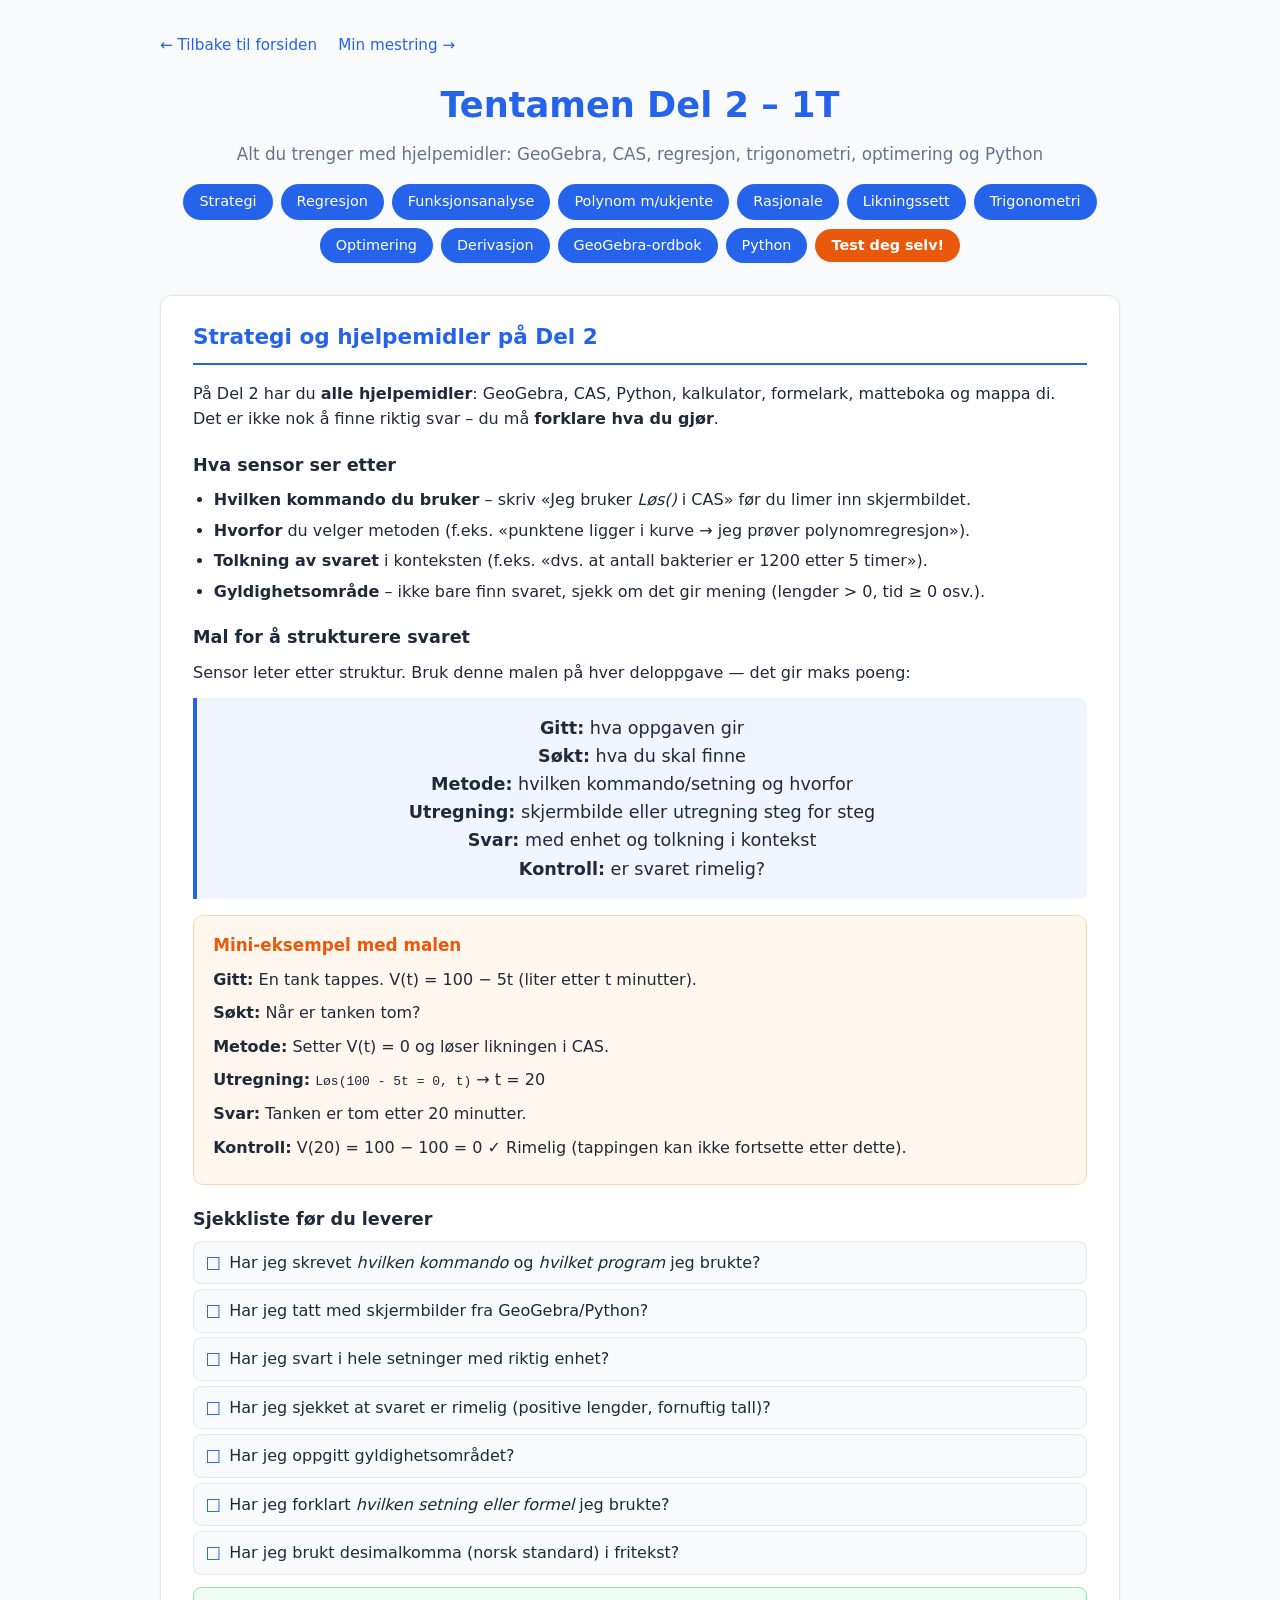
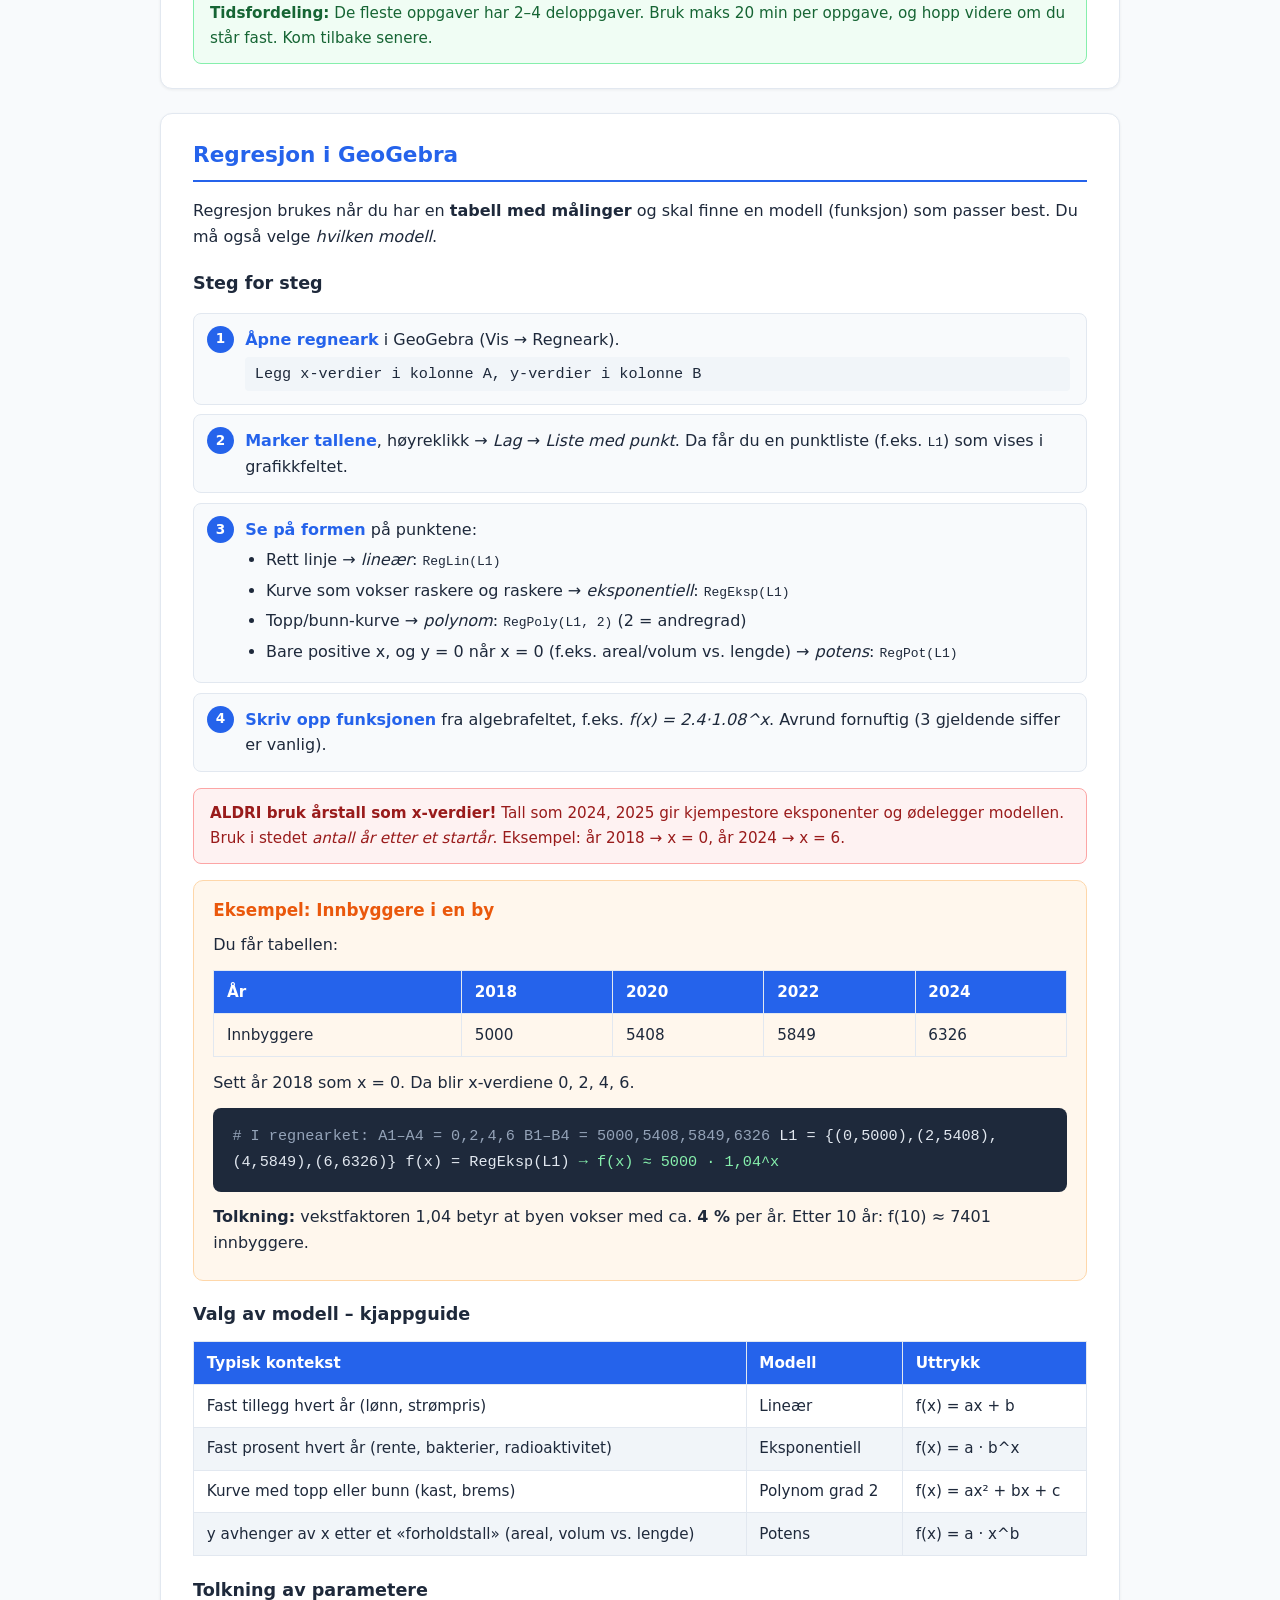
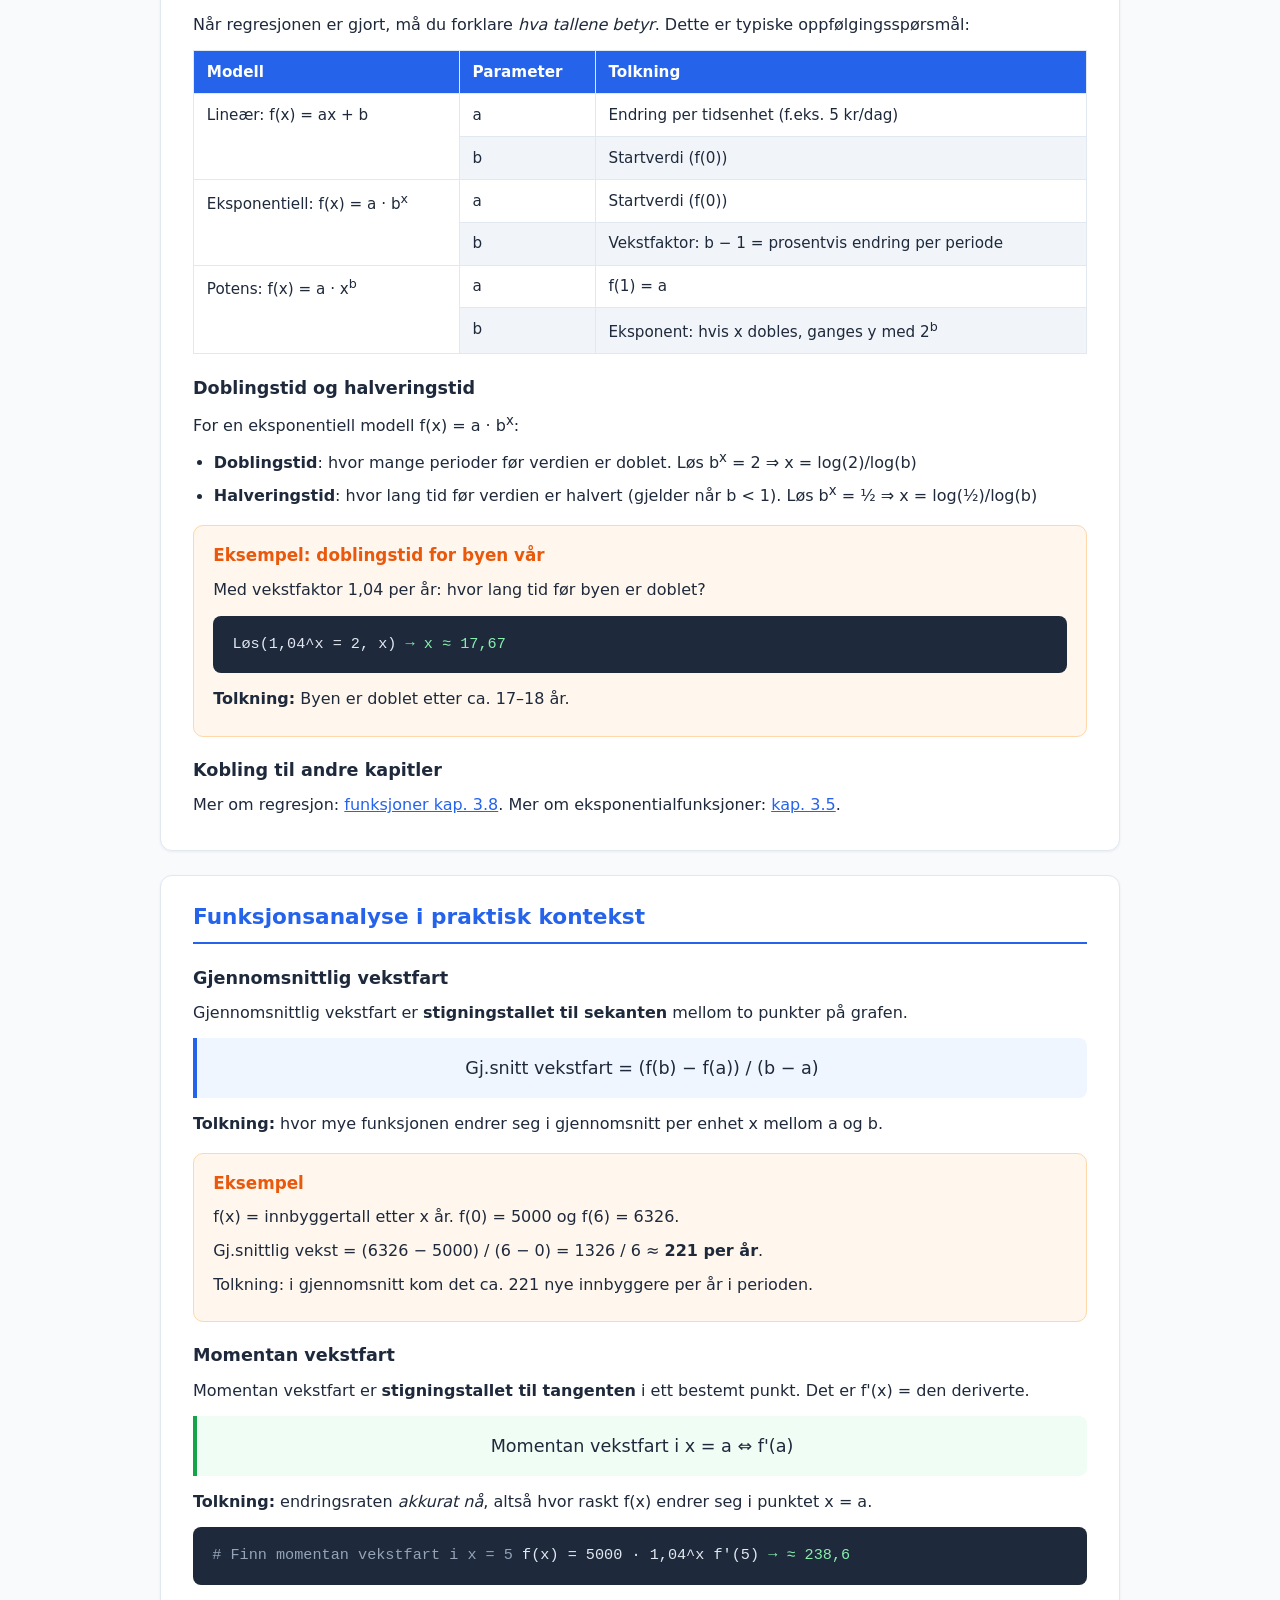
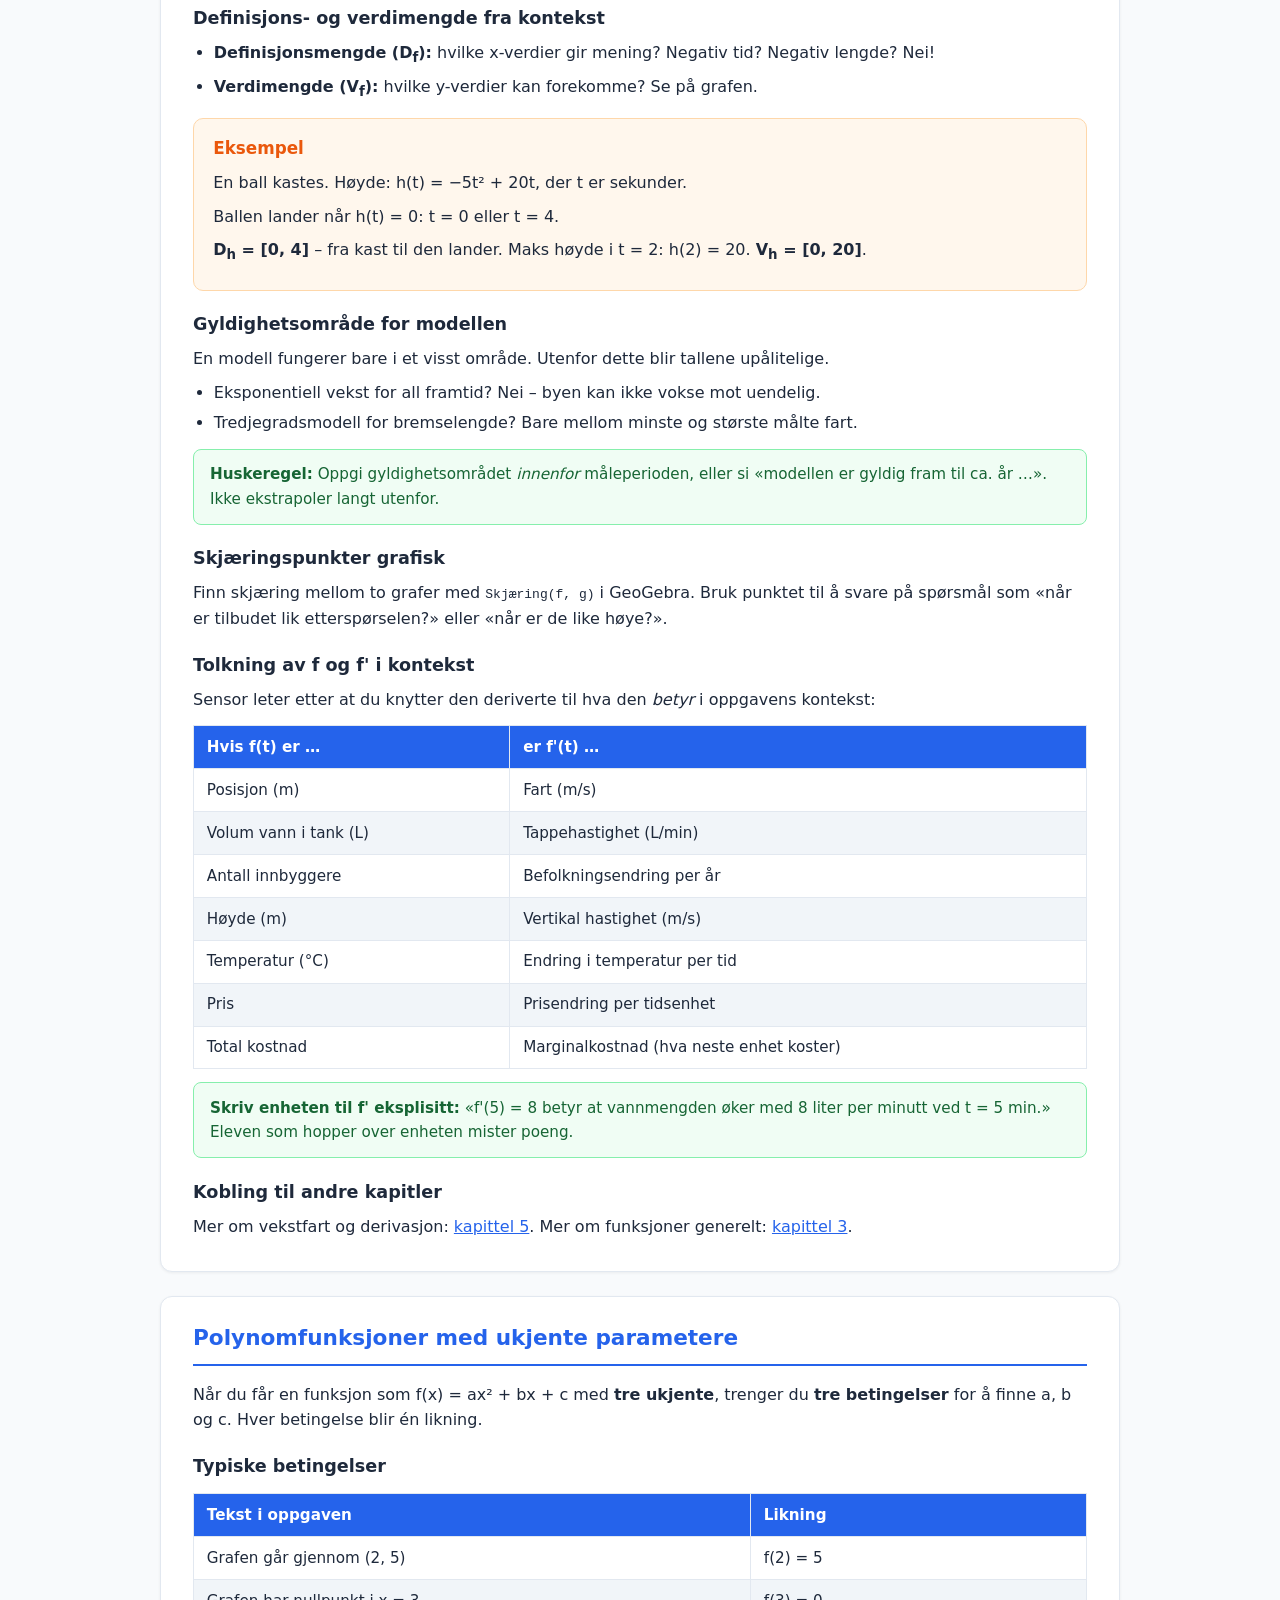
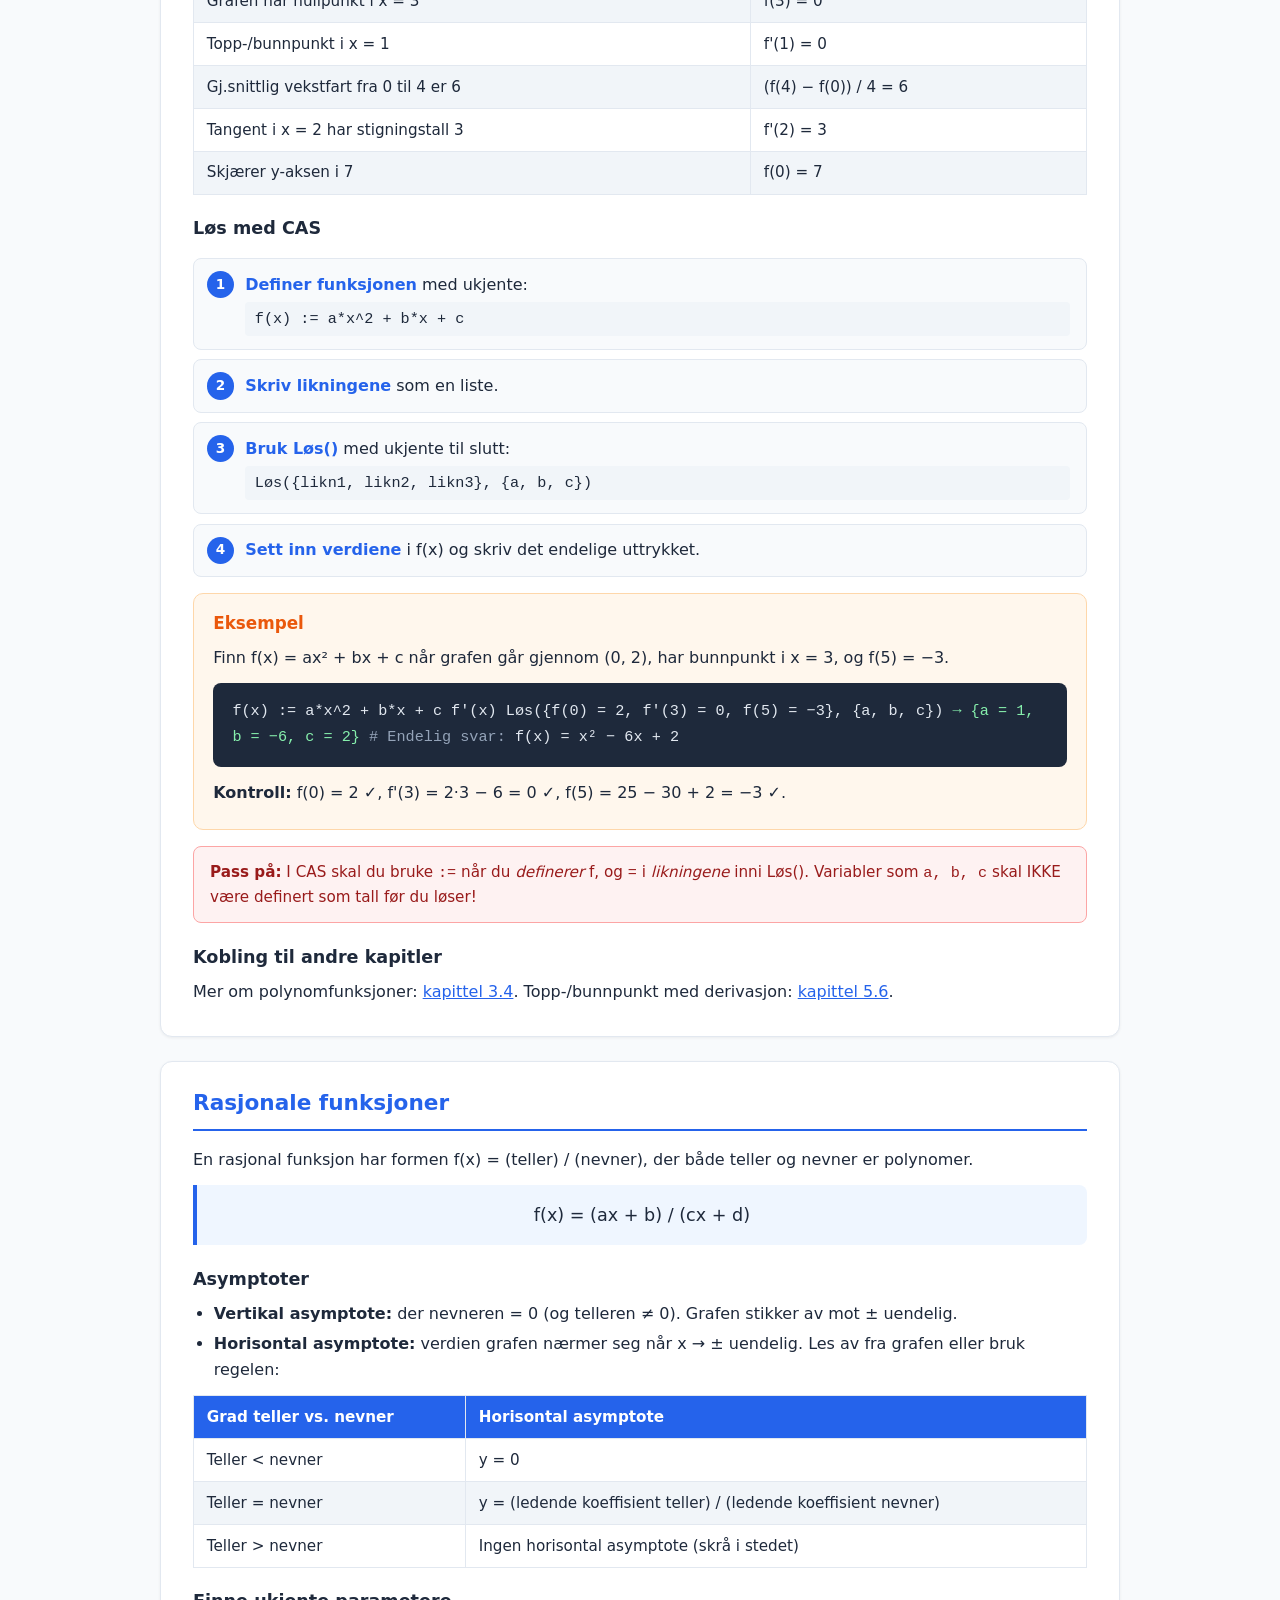
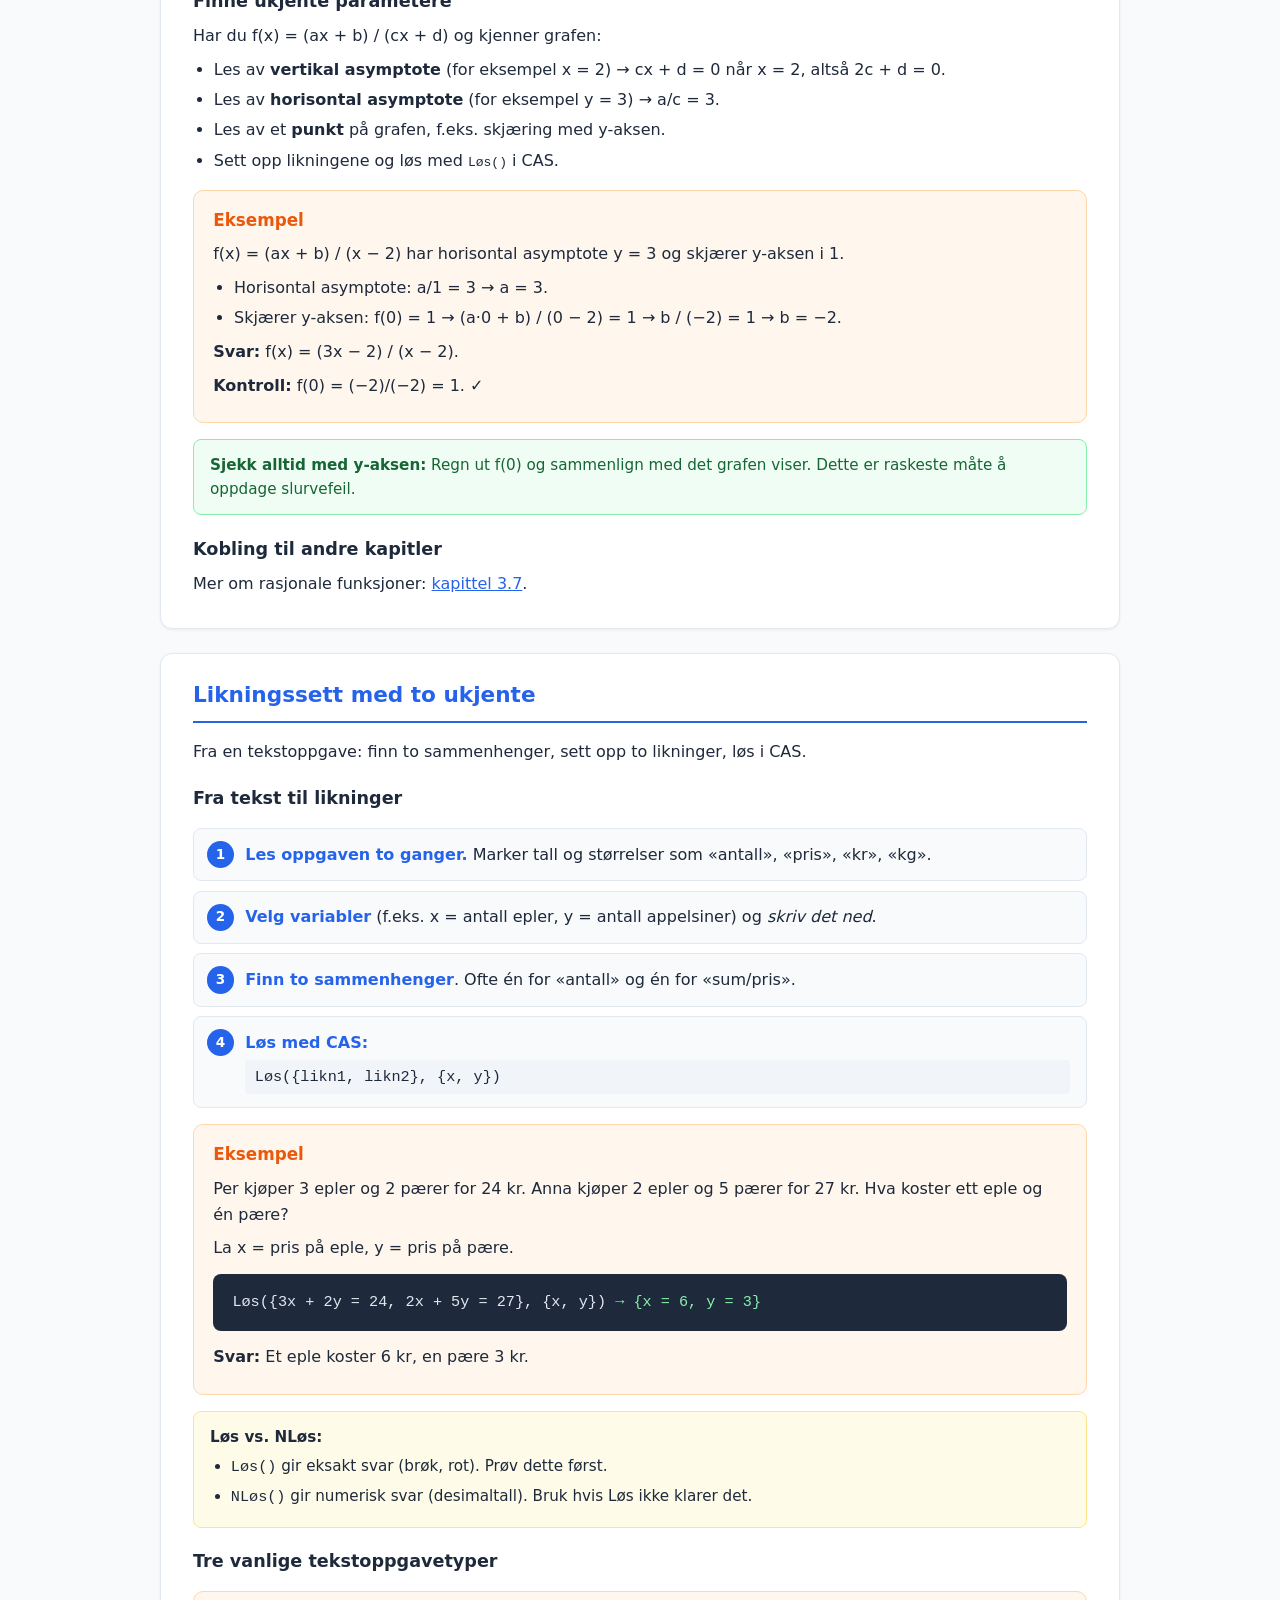
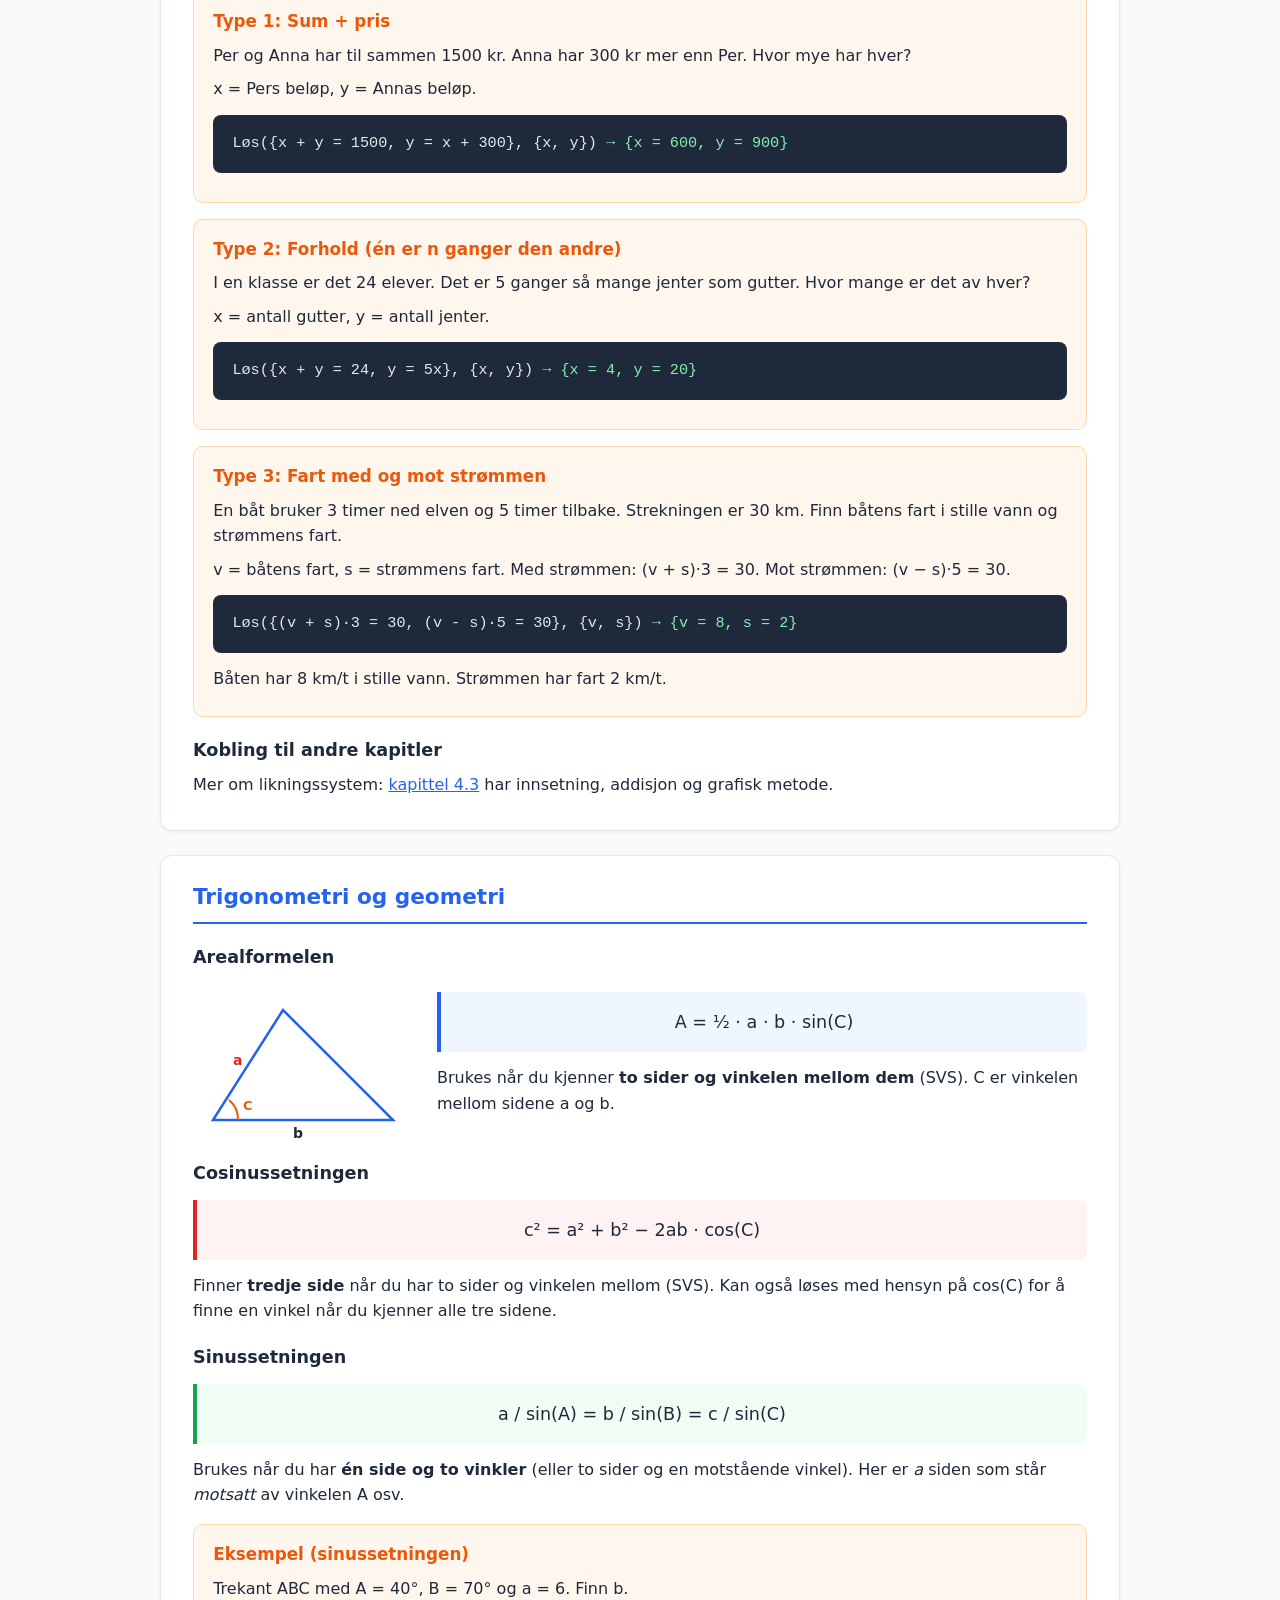
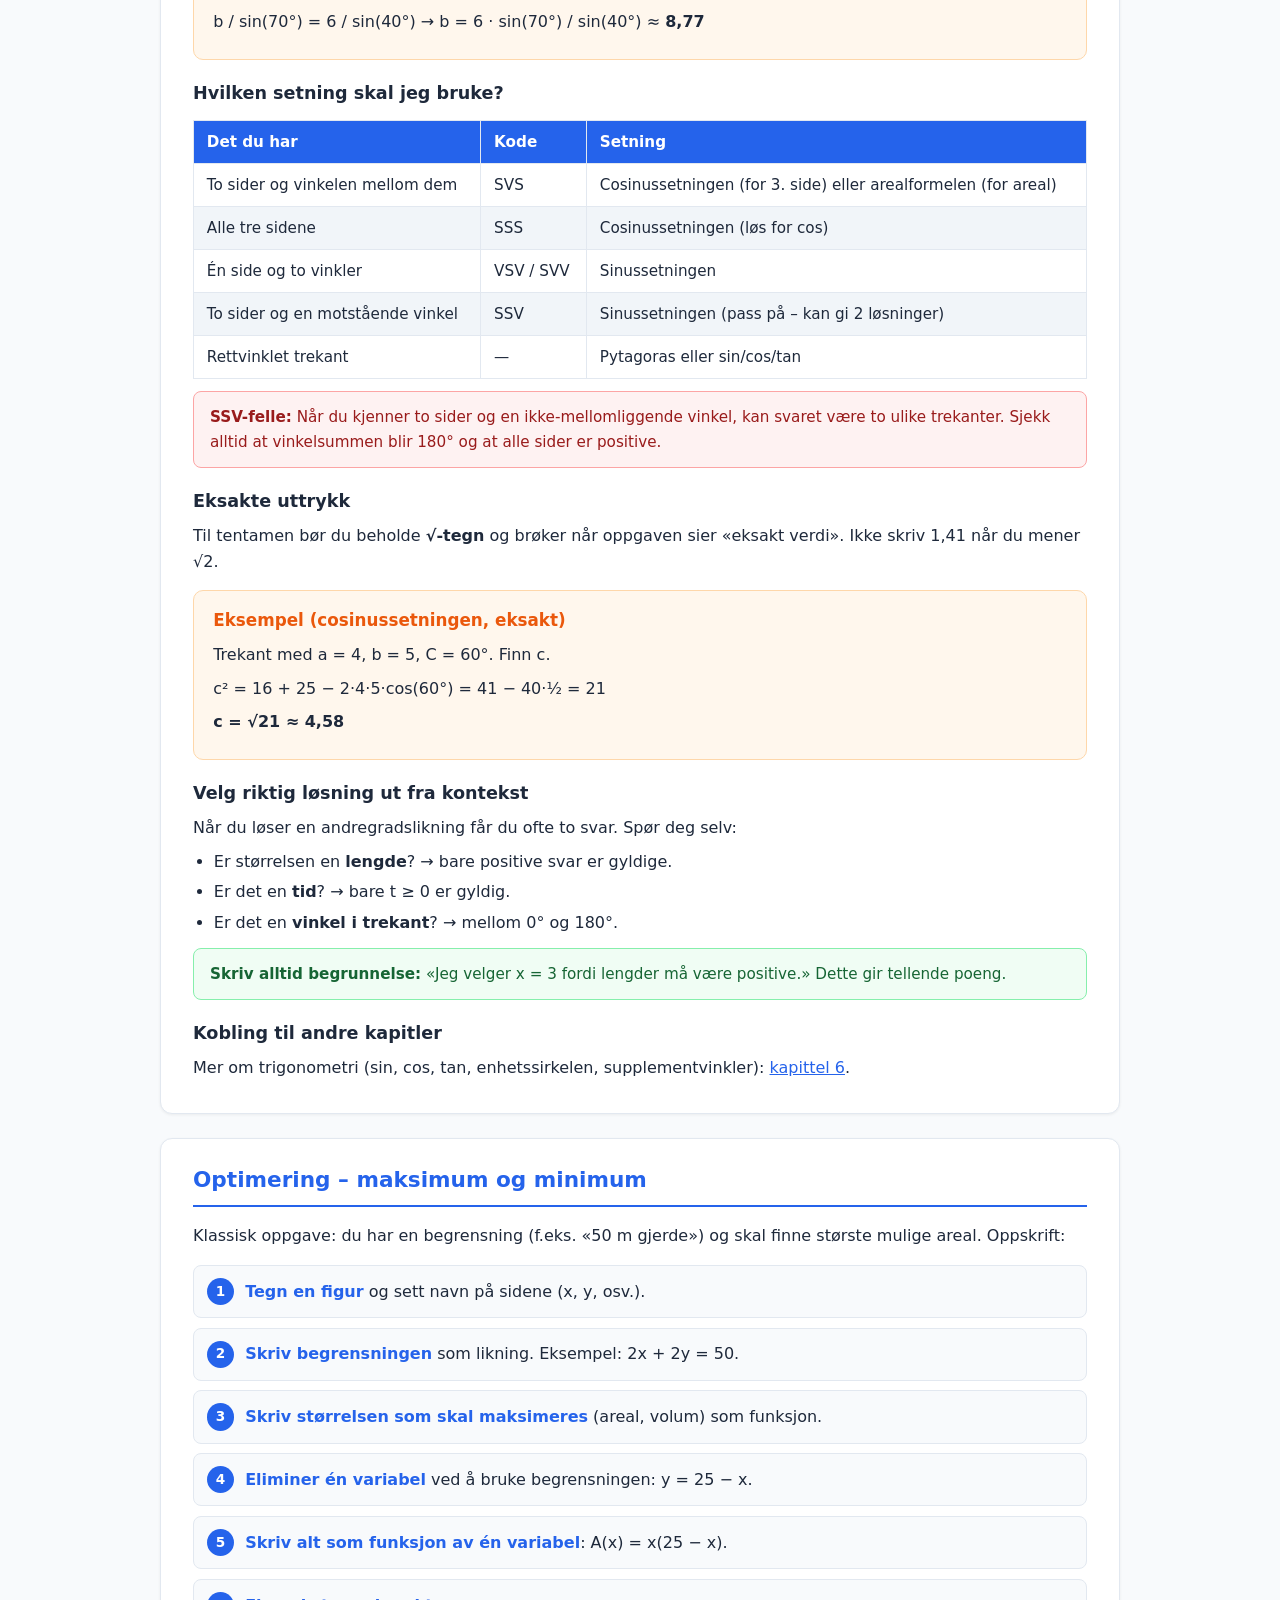
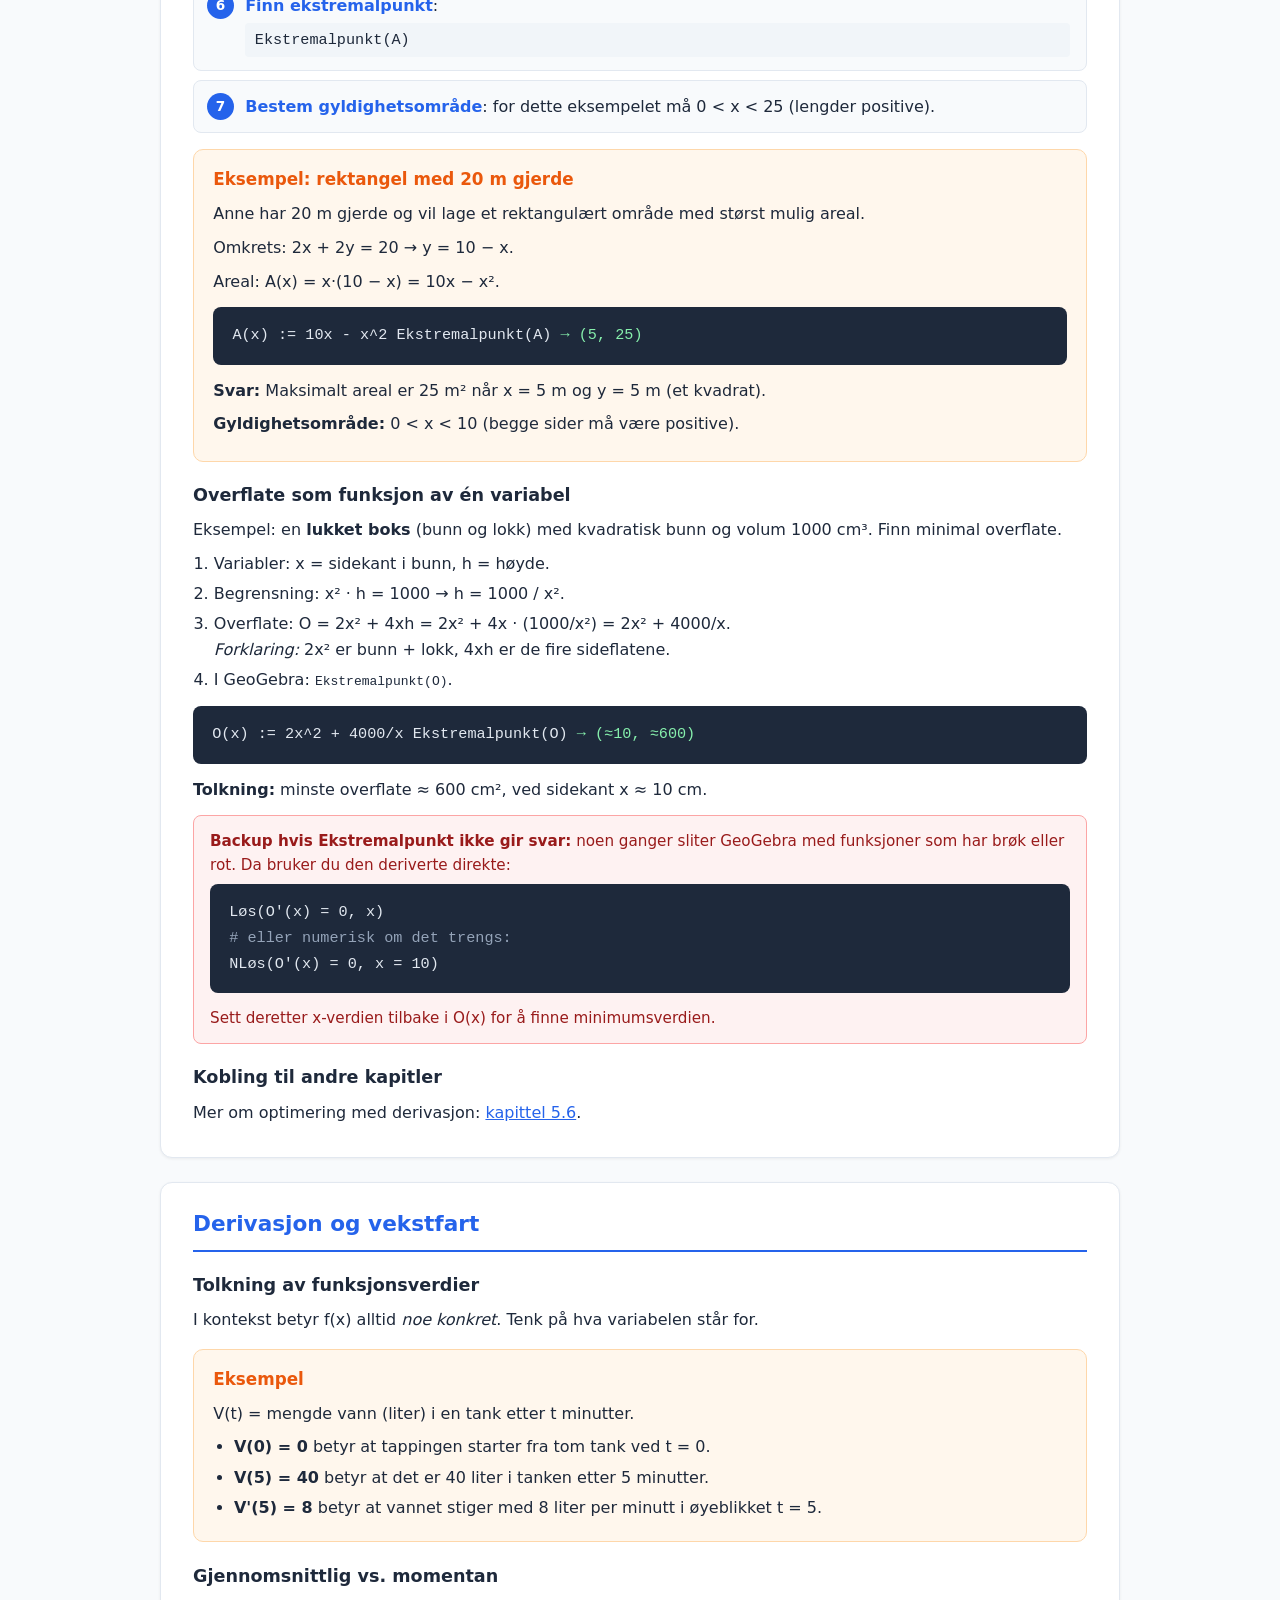
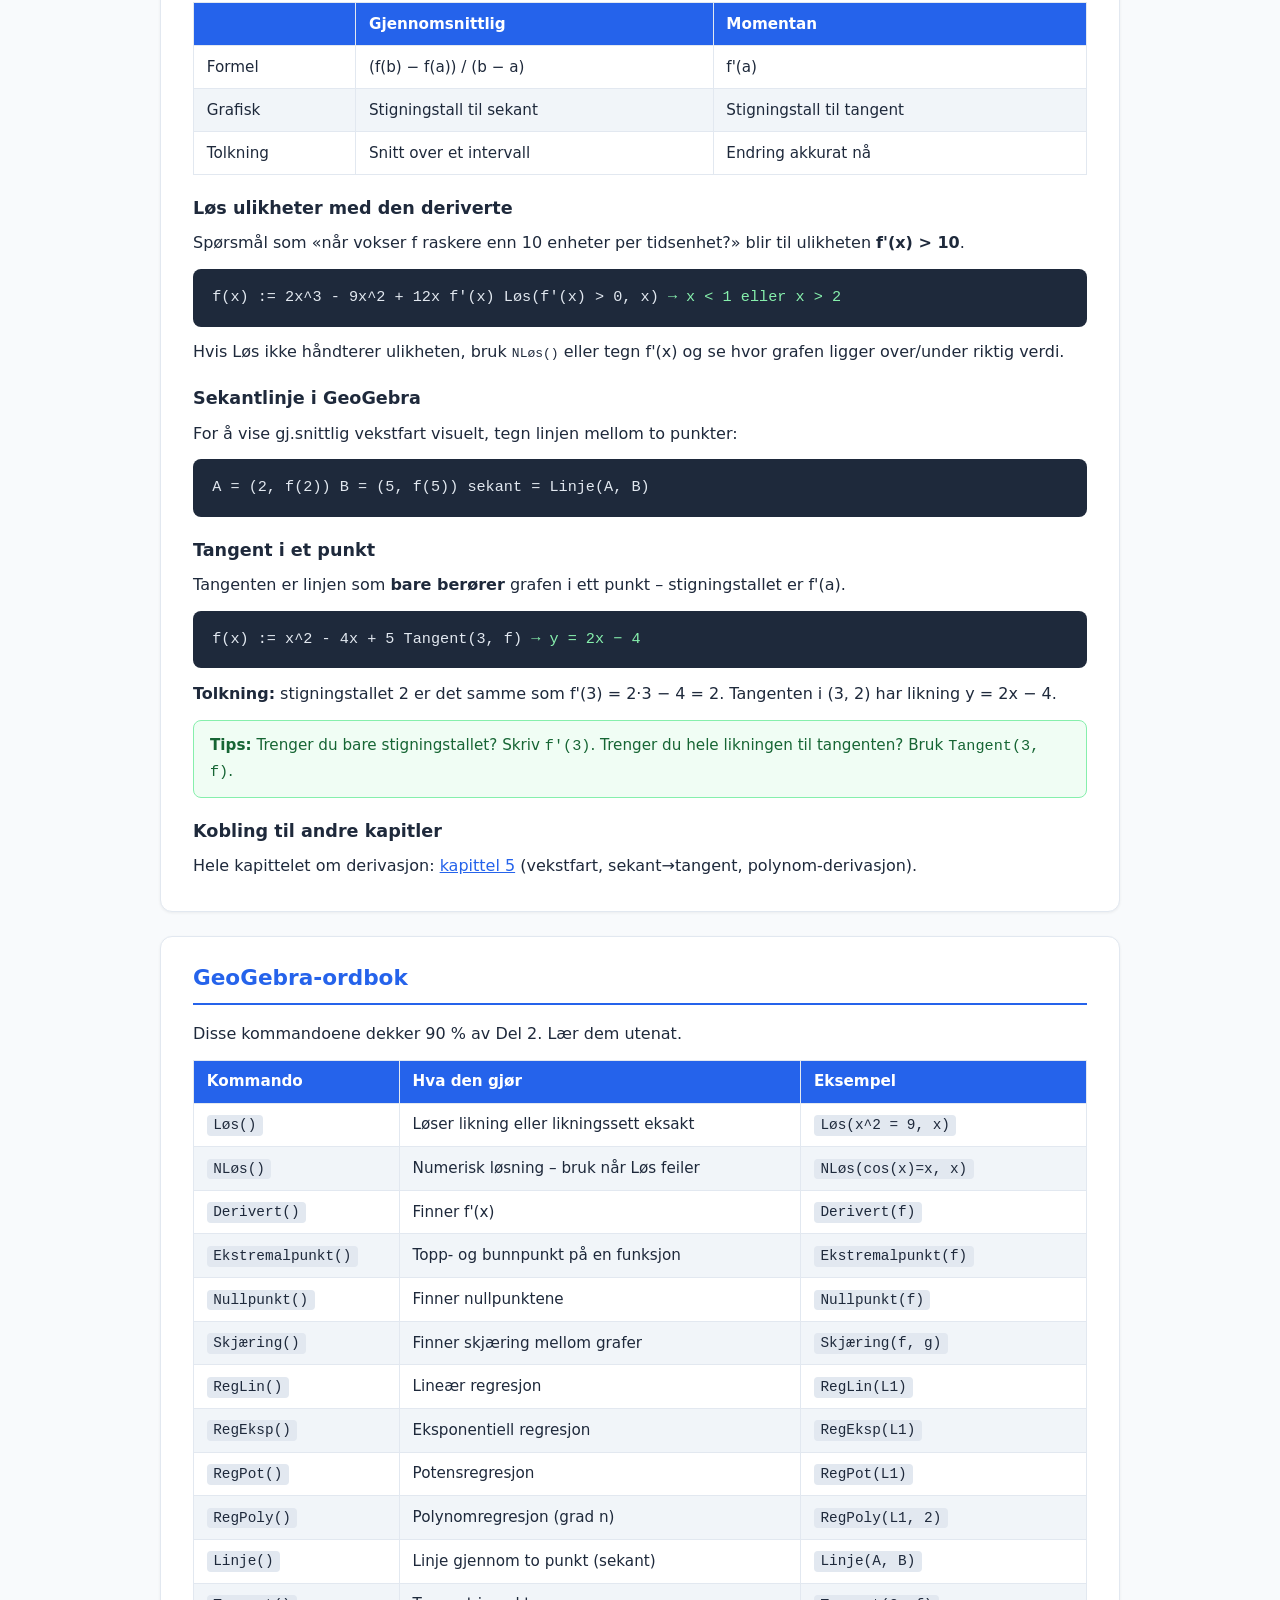
<file: tentamen-del2.html>
<!DOCTYPE html>
<html lang="no">
<head>
<meta charset="UTF-8">
<meta name="viewport" content="width=device-width, initial-scale=1.0">
<title>Tentamen Del 2 – Hjelpeside 1T</title>
<link rel="icon" href="data:image/svg+xml,<svg xmlns='http://www.w3.org/2000/svg' viewBox='0 0 100 100'><text y='0.9em' font-size='80'>π</text></svg>">
<style>
  :root {
    --blue: #2563eb;
    --red: #dc2626;
    --green: #16a34a;
    --orange: #ea580c;
    --purple: #7c3aed;
    --bg: #f8fafc;
    --card: #ffffff;
    --text: #1e293b;
    --muted: #64748b;
    --border: #e2e8f0;
  }
  * { margin: 0; padding: 0; box-sizing: border-box; }
  body {
    font-family: 'Segoe UI', system-ui, -apple-system, sans-serif;
    background: var(--bg);
    color: var(--text);
    line-height: 1.6;
    padding: 2rem 1rem;
  }
  .container { max-width: 960px; margin: 0 auto; }
  h1 { text-align: center; font-size: 2.2rem; margin-bottom: 0.3rem; color: var(--blue); }
  .subtitle { text-align: center; color: var(--muted); margin-bottom: 1rem; font-size: 1.05rem; }
  .home-link {
    display: inline-block;
    margin-bottom: 1.2rem;
    color: var(--blue);
    text-decoration: none;
    font-weight: 500;
    font-size: 0.95rem;
  }
  .home-link:hover { text-decoration: underline; }

  .card {
    background: var(--card);
    border-radius: 12px;
    padding: 1.5rem 2rem;
    margin-bottom: 1.5rem;
    border: 1px solid var(--border);
    box-shadow: 0 1px 3px rgba(0,0,0,0.06);
  }
  .card h2 {
    font-size: 1.35rem;
    margin-bottom: 1rem;
    padding-bottom: 0.5rem;
    border-bottom: 2px solid var(--blue);
    color: var(--blue);
  }
  .card h3 { font-size: 1.1rem; margin: 1.2rem 0 0.5rem; color: var(--text); }
  p { margin: 0.5rem 0; }
  ul, ol { padding-left: 1.3rem; }
  ul li, ol li { margin: 0.3rem 0; }
  .highlight { color: var(--blue); font-weight: 600; }

  .formula-box {
    background: #eff6ff;
    border-left: 4px solid var(--blue);
    padding: 1rem 1.2rem;
    border-radius: 0 8px 8px 0;
    margin: 0.8rem 0;
    font-size: 1.1rem;
    text-align: center;
  }
  .formula-box.red    { background:#fef2f2; border-left-color: var(--red); }
  .formula-box.green  { background:#f0fdf4; border-left-color: var(--green); }
  .formula-box.orange { background:#fff7ed; border-left-color: var(--orange); }

  .note {
    background: #fefce8;
    border: 1px solid #fde68a;
    border-radius: 8px;
    padding: 0.8rem 1rem;
    margin-top: 0.8rem;
    font-size: 0.95rem;
  }
  .warn {
    background: #fef2f2;
    border: 1px solid #fca5a5;
    border-radius: 8px;
    padding: 0.8rem 1rem;
    margin-top: 0.8rem;
    font-size: 0.95rem;
    color: #991b1b;
  }
  .tip {
    background: #f0fdf4;
    border: 1px solid #86efac;
    border-radius: 8px;
    padding: 0.8rem 1rem;
    margin-top: 0.8rem;
    font-size: 0.95rem;
    color: #166534;
  }

  /* TOC */
  .toc {
    display: flex;
    flex-wrap: wrap;
    gap: 0.5rem;
    align-items: center;
    justify-content: center;
    margin-bottom: 2rem;
  }
  .toc a {
    background: var(--blue);
    color: #fff;
    padding: 0.4rem 1rem;
    border-radius: 20px;
    text-decoration: none;
    font-size: 0.9rem;
    transition: opacity 0.2s;
  }
  .toc a:hover { opacity: 0.8; }
  .toc .quiz-btn {
    background: var(--orange);
    color: #fff;
    padding: 0.4rem 1rem;
    border-radius: 20px;
    font-size: 0.9rem;
    line-height: 1.4;
    font-weight: 700;
    cursor: pointer;
    border: none;
    font-family: inherit;
    transition: opacity 0.2s;
  }
  .toc .quiz-btn:hover { opacity: 0.8; }

  /* Steg-for-steg */
  .steps { counter-reset: step; margin: 1rem 0; }
  .step {
    position: relative;
    padding: 0.8rem 1rem 0.8rem 3.2rem;
    margin-bottom: 0.6rem;
    background: var(--bg);
    border-radius: 8px;
    border: 1px solid var(--border);
  }
  .step::before {
    counter-increment: step;
    content: counter(step);
    position: absolute;
    left: 0.8rem;
    top: 0.75rem;
    width: 1.7rem;
    height: 1.7rem;
    background: var(--blue);
    color: #fff;
    border-radius: 50%;
    display: flex;
    align-items: center;
    justify-content: center;
    font-weight: 700;
    font-size: 0.85rem;
  }
  .step strong { color: var(--blue); }
  .step .calc {
    display: block;
    margin-top: 0.3rem;
    font-family: 'Courier New', monospace;
    background: #f1f5f9;
    padding: 0.3rem 0.6rem;
    border-radius: 4px;
    font-size: 0.95rem;
  }

  /* GeoGebra-blokk */
  .gb-example {
    background: #1e293b;
    color: #e2e8f0;
    border-radius: 8px;
    padding: 1rem 1.2rem;
    margin: 0.8rem 0;
    font-family: 'Courier New', monospace;
    font-size: 0.95rem;
    line-height: 1.7;
    overflow-x: auto;
  }
  .gb-example .comment { color: #94a3b8; }
  .gb-example .result { color: #86efac; }

  /* Python-blokk */
  .py-example {
    background: #0f172a;
    color: #e2e8f0;
    border-radius: 8px;
    padding: 1rem 1.2rem;
    margin: 0.8rem 0;
    font-family: 'Courier New', monospace;
    font-size: 0.95rem;
    line-height: 1.7;
    overflow-x: auto;
    border-left: 4px solid var(--purple);
  }
  .py-example .kw      { color: #f472b6; }
  .py-example .str     { color: #fde68a; }
  .py-example .num     { color: #fdba74; }
  .py-example .comment { color: #94a3b8; }
  .py-example .fn      { color: #7dd3fc; }

  /* Kommandotabell */
  .gb-cmd-table {
    width: 100%;
    border-collapse: collapse;
    font-size: 0.95rem;
    margin: 0.8rem 0;
  }
  .gb-cmd-table th, .gb-cmd-table td {
    padding: 0.55rem 0.8rem;
    border: 1px solid var(--border);
    text-align: left;
    vertical-align: top;
  }
  .gb-cmd-table thead th {
    background: var(--blue);
    color: #fff;
    font-weight: 600;
  }
  .gb-cmd-table tbody tr:nth-child(even) { background: #f1f5f9; }
  .gb-cmd-table code {
    background: #e2e8f0;
    padding: 0.15rem 0.4rem;
    border-radius: 4px;
    font-size: 0.9rem;
  }

  /* Sjekkliste */
  .checklist { list-style: none; padding-left: 0; }
  .checklist li {
    padding: 0.5rem 0.8rem 0.5rem 2.2rem;
    margin: 0.3rem 0;
    position: relative;
    background: var(--bg);
    border-radius: 8px;
    border: 1px solid var(--border);
  }
  .checklist li::before {
    content: "☐";
    position: absolute;
    left: 0.7rem;
    top: 0.5rem;
    font-size: 1.1rem;
    color: var(--blue);
    font-weight: 700;
  }

  /* Diagram-rad */
  .diagram-row {
    display: flex;
    gap: 1.5rem;
    align-items: flex-start;
    flex-wrap: wrap;
  }
  .diagram-row .text { flex: 1; min-width: 250px; }

  /* Eksempel-kort */
  .example {
    background: #fff7ed;
    border: 1px solid #fed7aa;
    border-radius: 10px;
    padding: 1rem 1.2rem;
    margin: 1rem 0;
  }
  .example h4 {
    color: var(--orange);
    margin-bottom: 0.5rem;
    font-size: 1.05rem;
  }

  /* QUIZ */
  .quiz-overlay {
    display: none;
    position: fixed;
    inset: 0;
    background: rgba(15,23,42,0.6);
    backdrop-filter: blur(4px);
    z-index: 1000;
    justify-content: center;
    align-items: center;
    padding: 1rem;
  }
  .quiz-overlay.open { display: flex; }
  .quiz-modal {
    background: var(--card);
    border-radius: 16px;
    width: 100%;
    max-width: 560px;
    max-height: 90vh;
    overflow-y: auto;
    padding: 2rem;
    box-shadow: 0 20px 60px rgba(0,0,0,0.3);
    position: relative;
    animation: slideUp 0.3s ease;
  }
  @keyframes slideUp {
    from { transform: translateY(30px); opacity: 0; }
    to   { transform: translateY(0); opacity: 1; }
  }
  .quiz-close {
    position: absolute;
    top: 1rem; right: 1rem;
    background: none; border: none;
    font-size: 1.5rem; cursor: pointer;
    color: var(--muted); line-height: 1;
  }
  .quiz-close:hover { color: var(--text); }
  .quiz-header { text-align: center; margin-bottom: 1.5rem; }
  .quiz-header h2 { color: var(--orange); font-size: 1.5rem; margin-bottom: 0.3rem; }
  .quiz-progress { font-size: 0.9rem; color: var(--muted); }
  .quiz-progress-bar {
    height: 6px; background: var(--border);
    border-radius: 3px; margin-top: 0.5rem; overflow: hidden;
  }
  .quiz-progress-fill {
    height: 100%; background: var(--orange);
    border-radius: 3px; transition: width 0.4s ease;
  }
  .quiz-question {
    font-size: 1.1rem;
    font-weight: 600;
    margin-bottom: 1rem;
    line-height: 1.5;
  }
  .quiz-options { display: flex; flex-direction: column; gap: 0.6rem; }
  .quiz-option {
    display: block; width: 100%; text-align: left;
    padding: 0.85rem 1.1rem;
    border: 2px solid var(--border); border-radius: 10px;
    background: var(--bg); font-size: 1rem;
    cursor: pointer;
    transition: border-color 0.2s, background 0.2s;
    font-family: inherit; color: var(--text);
  }
  .quiz-option:hover:not(:disabled) {
    border-color: var(--blue); background: #eff6ff;
  }
  .quiz-option:disabled { cursor: default; }
  .quiz-option.correct {
    border-color: var(--green); background: #f0fdf4; font-weight: 600;
  }
  .quiz-option.wrong {
    border-color: var(--red); background: #fef2f2; opacity: 0.7;
  }
  .quiz-feedback {
    margin-top: 1rem;
    padding: 0.8rem 1rem;
    border-radius: 8px;
    font-size: 0.95rem;
    display: none;
  }
  .quiz-feedback.show { display: block; }
  .quiz-feedback.is-correct {
    background: #f0fdf4; border: 1px solid #86efac; color: #166534;
  }
  .quiz-feedback.is-wrong {
    background: #fef2f2; border: 1px solid #fca5a5; color: #991b1b;
  }
  .quiz-next {
    display: none;
    margin: 1.2rem auto 0;
    padding: 0.7rem 2rem;
    background: var(--blue); color: #fff;
    border: none; border-radius: 8px;
    font-size: 1rem; font-weight: 600; cursor: pointer;
    font-family: inherit;
  }
  .quiz-next.show { display: block; }
  .quiz-result { text-align: center; }
  .quiz-score {
    font-size: 3rem; font-weight: 800;
    color: var(--blue); margin: 0.5rem 0;
  }
  .quiz-score-label { color: var(--muted); font-size: 1rem; }
  .quiz-grade { font-size: 1.2rem; font-weight: 600; margin: 0.8rem 0; }
  .quiz-restart {
    margin-top: 1rem;
    padding: 0.7rem 2rem;
    background: var(--orange); color: #fff;
    border: none; border-radius: 8px;
    font-size: 1rem; font-weight: 600; cursor: pointer;
    font-family: inherit;
  }
</style>
</head>
<body>
<div class="container">
<a href="index.html" class="home-link">&larr; Tilbake til forsiden</a>
<a href="mestring.html" class="home-link" style="margin-left:1rem;">Min mestring &rarr;</a>

<h1>Tentamen Del 2 – 1T</h1>
<p class="subtitle">Alt du trenger med hjelpemidler: GeoGebra, CAS, regresjon, trigonometri, optimering og Python</p>

<div class="toc">
  <a href="#strategi">Strategi</a>
  <a href="#regresjon">Regresjon</a>
  <a href="#funksjonsanalyse">Funksjonsanalyse</a>
  <a href="#polynom">Polynom m/ukjente</a>
  <a href="#rasjonal">Rasjonale</a>
  <a href="#likningssett">Likningssett</a>
  <a href="#trig">Trigonometri</a>
  <a href="#optimering">Optimering</a>
  <a href="#derivasjon">Derivasjon</a>
  <a href="#geogebra">GeoGebra-ordbok</a>
  <a href="#python">Python</a>
  <button class="quiz-btn" onclick="openQuiz()">Test deg selv!</button>
</div>

<!-- QUIZ OVERLAY -->
<div class="quiz-overlay" id="quizOverlay">
  <div class="quiz-modal">
    <button class="quiz-close" onclick="closeQuiz()">&times;</button>
    <div class="quiz-header">
      <h2>Tentamen Del 2 – quiz</h2>
      <div class="quiz-progress">Spørsmål <span id="qNum">1</span> av <span id="qTotal">12</span></div>
      <div class="quiz-progress-bar"><div class="quiz-progress-fill" id="qBar" style="width:8%"></div></div>
    </div>
    <div id="quizBody">
      <div class="quiz-question" id="qText"></div>
      <div class="quiz-options" id="qOptions"></div>
      <div class="quiz-feedback" id="qFeedback"></div>
      <button class="quiz-next" id="qNext" onclick="nextQuestion()">Neste</button>
    </div>
    <div id="quizResult" class="quiz-result" style="display:none;">
      <div class="quiz-score-label">Resultat</div>
      <div class="quiz-score" id="rScore"></div>
      <div class="quiz-grade" id="rGrade"></div>
      <button class="quiz-restart" onclick="startQuiz()">Prøv igjen</button>
    </div>
  </div>
</div>

<!-- ============ STRATEGI ============ -->
<div class="card" id="strategi">
  <h2>Strategi og hjelpemidler på Del 2</h2>
  <p>På Del 2 har du <strong>alle hjelpemidler</strong>: GeoGebra, CAS, Python, kalkulator, formelark, matteboka og mappa di. Det er ikke nok å finne riktig svar – du må <strong>forklare hva du gjør</strong>.</p>

  <h3>Hva sensor ser etter</h3>
  <ul>
    <li><strong>Hvilken kommando du bruker</strong> – skriv «Jeg bruker <em>Løs()</em> i CAS» før du limer inn skjermbildet.</li>
    <li><strong>Hvorfor</strong> du velger metoden (f.eks. «punktene ligger i kurve → jeg prøver polynomregresjon»).</li>
    <li><strong>Tolkning av svaret</strong> i konteksten (f.eks. «dvs. at antall bakterier er 1200 etter 5 timer»).</li>
    <li><strong>Gyldighetsområde</strong> – ikke bare finn svaret, sjekk om det gir mening (lengder &gt; 0, tid &ge; 0 osv.).</li>
  </ul>

  <h3>Mal for å strukturere svaret</h3>
  <p>Sensor leter etter struktur. Bruk denne malen på hver deloppgave — det gir maks poeng:</p>
  <div class="formula-box">
    <strong>Gitt:</strong> hva oppgaven gir<br>
    <strong>Søkt:</strong> hva du skal finne<br>
    <strong>Metode:</strong> hvilken kommando/setning og hvorfor<br>
    <strong>Utregning:</strong> skjermbilde eller utregning steg for steg<br>
    <strong>Svar:</strong> med enhet og tolkning i kontekst<br>
    <strong>Kontroll:</strong> er svaret rimelig?
  </div>
  <div class="example">
    <h4>Mini-eksempel med malen</h4>
    <p><strong>Gitt:</strong> En tank tappes. V(t) = 100 − 5t (liter etter t minutter).</p>
    <p><strong>Søkt:</strong> Når er tanken tom?</p>
    <p><strong>Metode:</strong> Setter V(t) = 0 og løser likningen i CAS.</p>
    <p><strong>Utregning:</strong> <code>Løs(100 - 5t = 0, t)</code> → t = 20</p>
    <p><strong>Svar:</strong> Tanken er tom etter 20 minutter.</p>
    <p><strong>Kontroll:</strong> V(20) = 100 − 100 = 0 ✓ Rimelig (tappingen kan ikke fortsette etter dette).</p>
  </div>

  <h3>Sjekkliste før du leverer</h3>
  <ul class="checklist">
    <li>Har jeg skrevet <em>hvilken kommando</em> og <em>hvilket program</em> jeg brukte?</li>
    <li>Har jeg tatt med skjermbilder fra GeoGebra/Python?</li>
    <li>Har jeg svart i hele setninger med riktig enhet?</li>
    <li>Har jeg sjekket at svaret er rimelig (positive lengder, fornuftig tall)?</li>
    <li>Har jeg oppgitt gyldighetsområdet?</li>
    <li>Har jeg forklart <em>hvilken setning eller formel</em> jeg brukte?</li>
    <li>Har jeg brukt desimalkomma (norsk standard) i fritekst?</li>
  </ul>

  <div class="tip">
    <strong>Tidsfordeling:</strong> De fleste oppgaver har 2–4 deloppgaver. Bruk maks 20 min per oppgave, og hopp videre om du står fast. Kom tilbake senere.
  </div>
</div>

<!-- ============ REGRESJON ============ -->
<div class="card" id="regresjon">
  <h2>Regresjon i GeoGebra</h2>
  <p>Regresjon brukes når du har en <strong>tabell med målinger</strong> og skal finne en modell (funksjon) som passer best. Du må også velge <em>hvilken modell</em>.</p>

  <h3>Steg for steg</h3>
  <div class="steps">
    <div class="step">
      <strong>Åpne regneark</strong> i GeoGebra (Vis → Regneark).
      <span class="calc">Legg x-verdier i kolonne A, y-verdier i kolonne B</span>
    </div>
    <div class="step">
      <strong>Marker tallene</strong>, høyreklikk → <em>Lag</em> → <em>Liste med punkt</em>. Da får du en punktliste (f.eks. <code>L1</code>) som vises i grafikkfeltet.
    </div>
    <div class="step">
      <strong>Se på formen</strong> på punktene:
      <ul>
        <li>Rett linje → <em>lineær</em>: <code>RegLin(L1)</code></li>
        <li>Kurve som vokser raskere og raskere → <em>eksponentiell</em>: <code>RegEksp(L1)</code></li>
        <li>Topp/bunn-kurve → <em>polynom</em>: <code>RegPoly(L1, 2)</code> (2 = andregrad)</li>
        <li>Bare positive x, og y = 0 når x = 0 (f.eks. areal/volum vs. lengde) → <em>potens</em>: <code>RegPot(L1)</code></li>
      </ul>
    </div>
    <div class="step">
      <strong>Skriv opp funksjonen</strong> fra algebrafeltet, f.eks. <em>f(x) = 2.4·1.08^x</em>. Avrund fornuftig (3 gjeldende siffer er vanlig).
    </div>
  </div>

  <div class="warn">
    <strong>ALDRI bruk årstall som x-verdier!</strong> Tall som 2024, 2025 gir kjempestore eksponenter og ødelegger modellen. Bruk i stedet <em>antall år etter et startår</em>. Eksempel: år 2018 → x = 0, år 2024 → x = 6.
  </div>

  <div class="example">
    <h4>Eksempel: Innbyggere i en by</h4>
    <p>Du får tabellen:</p>
    <table class="gb-cmd-table">
      <thead><tr><th>År</th><th>2018</th><th>2020</th><th>2022</th><th>2024</th></tr></thead>
      <tbody><tr><td>Innbyggere</td><td>5000</td><td>5408</td><td>5849</td><td>6326</td></tr></tbody>
    </table>
    <p>Sett år 2018 som x = 0. Da blir x-verdiene 0, 2, 4, 6.</p>
    <div class="gb-example">
<span class="comment"># I regnearket: A1–A4 = 0,2,4,6    B1–B4 = 5000,5408,5849,6326</span>
L1 = {(0,5000),(2,5408),(4,5849),(6,6326)}
f(x) = RegEksp(L1)
<span class="result">→ f(x) ≈ 5000 · 1,04^x</span></div>
    <p><strong>Tolkning:</strong> vekstfaktoren 1,04 betyr at byen vokser med ca. <strong>4 %</strong> per år. Etter 10 år: f(10) ≈ 7401 innbyggere.</p>
  </div>

  <h3>Valg av modell – kjappguide</h3>
  <table class="gb-cmd-table">
    <thead><tr><th>Typisk kontekst</th><th>Modell</th><th>Uttrykk</th></tr></thead>
    <tbody>
      <tr><td>Fast tillegg hvert år (lønn, strømpris)</td><td>Lineær</td><td>f(x) = ax + b</td></tr>
      <tr><td>Fast prosent hvert år (rente, bakterier, radioaktivitet)</td><td>Eksponentiell</td><td>f(x) = a · b^x</td></tr>
      <tr><td>Kurve med topp eller bunn (kast, brems)</td><td>Polynom grad 2</td><td>f(x) = ax² + bx + c</td></tr>
      <tr><td>y avhenger av x etter et «forholdstall» (areal, volum vs. lengde)</td><td>Potens</td><td>f(x) = a · x^b</td></tr>
    </tbody>
  </table>

  <h3>Tolkning av parametere</h3>
  <p>Når regresjonen er gjort, må du forklare <em>hva tallene betyr</em>. Dette er typiske oppfølgingsspørsmål:</p>
  <table class="gb-cmd-table">
    <thead><tr><th>Modell</th><th>Parameter</th><th>Tolkning</th></tr></thead>
    <tbody>
      <tr><td rowspan="2">Lineær: f(x) = ax + b</td><td>a</td><td>Endring per tidsenhet (f.eks. 5 kr/dag)</td></tr>
      <tr><td>b</td><td>Startverdi (f(0))</td></tr>
      <tr><td rowspan="2">Eksponentiell: f(x) = a · b<sup>x</sup></td><td>a</td><td>Startverdi (f(0))</td></tr>
      <tr><td>b</td><td>Vekstfaktor: b − 1 = prosentvis endring per periode</td></tr>
      <tr><td rowspan="2">Potens: f(x) = a · x<sup>b</sup></td><td>a</td><td>f(1) = a</td></tr>
      <tr><td>b</td><td>Eksponent: hvis x dobles, ganges y med 2<sup>b</sup></td></tr>
    </tbody>
  </table>

  <h3>Doblingstid og halveringstid</h3>
  <p>For en eksponentiell modell f(x) = a · b<sup>x</sup>:</p>
  <ul>
    <li><strong>Doblingstid</strong>: hvor mange perioder før verdien er doblet. Løs b<sup>x</sup> = 2 ⇒ x = log(2)/log(b)</li>
    <li><strong>Halveringstid</strong>: hvor lang tid før verdien er halvert (gjelder når b &lt; 1). Løs b<sup>x</sup> = ½ ⇒ x = log(½)/log(b)</li>
  </ul>
  <div class="example">
    <h4>Eksempel: doblingstid for byen vår</h4>
    <p>Med vekstfaktor 1,04 per år: hvor lang tid før byen er doblet?</p>
    <div class="gb-example">
Løs(1,04^x = 2, x)
<span class="result">→ x ≈ 17,67</span></div>
    <p><strong>Tolkning:</strong> Byen er doblet etter ca. 17–18 år.</p>
  </div>

  <h3>Kobling til andre kapitler</h3>
  <p>Mer om regresjon: <a href="funksjoner.html#modellering" style="color:var(--blue);">funksjoner kap. 3.8</a>. Mer om eksponentialfunksjoner: <a href="funksjoner.html#eksponential" style="color:var(--blue);">kap. 3.5</a>.</p>
</div>

<!-- ============ FUNKSJONSANALYSE ============ -->
<div class="card" id="funksjonsanalyse">
  <h2>Funksjonsanalyse i praktisk kontekst</h2>

  <h3>Gjennomsnittlig vekstfart</h3>
  <p>Gjennomsnittlig vekstfart er <strong>stigningstallet til sekanten</strong> mellom to punkter på grafen.</p>
  <div class="formula-box">
    Gj.snitt vekstfart = (f(b) − f(a)) / (b − a)
  </div>
  <p><strong>Tolkning:</strong> hvor mye funksjonen endrer seg i gjennomsnitt per enhet x mellom a og b.</p>

  <div class="example">
    <h4>Eksempel</h4>
    <p>f(x) = innbyggertall etter x år. f(0) = 5000 og f(6) = 6326.</p>
    <p>Gj.snittlig vekst = (6326 − 5000) / (6 − 0) = 1326 / 6 ≈ <strong>221 per år</strong>.</p>
    <p>Tolkning: i gjennomsnitt kom det ca. 221 nye innbyggere per år i perioden.</p>
  </div>

  <h3>Momentan vekstfart</h3>
  <p>Momentan vekstfart er <strong>stigningstallet til tangenten</strong> i ett bestemt punkt. Det er f'(x) = den deriverte.</p>
  <div class="formula-box green">
    Momentan vekstfart i x = a  ⇔  f'(a)
  </div>
  <p><strong>Tolkning:</strong> endringsraten <em>akkurat nå</em>, altså hvor raskt f(x) endrer seg i punktet x = a.</p>
  <div class="gb-example">
<span class="comment"># Finn momentan vekstfart i x = 5</span>
f(x) = 5000 · 1,04^x
f'(5)
<span class="result">→ ≈ 238,6</span></div>

  <h3>Definisjons- og verdimengde fra kontekst</h3>
  <ul>
    <li><strong>Definisjonsmengde (D<sub>f</sub>):</strong> hvilke x-verdier gir mening? Negativ tid? Negativ lengde? Nei!</li>
    <li><strong>Verdimengde (V<sub>f</sub>):</strong> hvilke y-verdier kan forekomme? Se på grafen.</li>
  </ul>
  <div class="example">
    <h4>Eksempel</h4>
    <p>En ball kastes. Høyde: h(t) = −5t² + 20t, der t er sekunder.</p>
    <p>Ballen lander når h(t) = 0: t = 0 eller t = 4.</p>
    <p><strong>D<sub>h</sub> = [0, 4]</strong> – fra kast til den lander. Maks høyde i t = 2: h(2) = 20. <strong>V<sub>h</sub> = [0, 20]</strong>.</p>
  </div>

  <h3>Gyldighetsområde for modellen</h3>
  <p>En modell fungerer bare i et visst område. Utenfor dette blir tallene upålitelige.</p>
  <ul>
    <li>Eksponentiell vekst for all framtid? Nei – byen kan ikke vokse mot uendelig.</li>
    <li>Tredjegradsmodell for bremselengde? Bare mellom minste og største målte fart.</li>
  </ul>
  <div class="tip">
    <strong>Huskeregel:</strong> Oppgi gyldighetsområdet <em>innenfor</em> måleperioden, eller si «modellen er gyldig fram til ca. år …». Ikke ekstrapoler langt utenfor.
  </div>

  <h3>Skjæringspunkter grafisk</h3>
  <p>Finn skjæring mellom to grafer med <code>Skjæring(f, g)</code> i GeoGebra. Bruk punktet til å svare på spørsmål som «når er tilbudet lik etterspørselen?» eller «når er de like høye?».</p>

  <h3>Tolkning av f og f' i kontekst</h3>
  <p>Sensor leter etter at du knytter den deriverte til hva den <em>betyr</em> i oppgavens kontekst:</p>
  <table class="gb-cmd-table">
    <thead><tr><th>Hvis f(t) er …</th><th>er f'(t) …</th></tr></thead>
    <tbody>
      <tr><td>Posisjon (m)</td><td>Fart (m/s)</td></tr>
      <tr><td>Volum vann i tank (L)</td><td>Tappehastighet (L/min)</td></tr>
      <tr><td>Antall innbyggere</td><td>Befolkningsendring per år</td></tr>
      <tr><td>Høyde (m)</td><td>Vertikal hastighet (m/s)</td></tr>
      <tr><td>Temperatur (°C)</td><td>Endring i temperatur per tid</td></tr>
      <tr><td>Pris</td><td>Prisendring per tidsenhet</td></tr>
      <tr><td>Total kostnad</td><td>Marginalkostnad (hva neste enhet koster)</td></tr>
    </tbody>
  </table>
  <div class="tip">
    <strong>Skriv enheten til f' eksplisitt:</strong> «f'(5) = 8 betyr at vannmengden øker med 8 liter per minutt ved t = 5 min.» Eleven som hopper over enheten mister poeng.
  </div>

  <h3>Kobling til andre kapitler</h3>
  <p>Mer om vekstfart og derivasjon: <a href="derivasjon.html#momentan" style="color:var(--blue);">kapittel 5</a>. Mer om funksjoner generelt: <a href="funksjoner.html#funksjonsbegrepet" style="color:var(--blue);">kapittel 3</a>.</p>
</div>

<!-- ============ POLYNOM M/UKJENTE ============ -->
<div class="card" id="polynom">
  <h2>Polynomfunksjoner med ukjente parametere</h2>
  <p>Når du får en funksjon som f(x) = ax² + bx + c med <strong>tre ukjente</strong>, trenger du <strong>tre betingelser</strong> for å finne a, b og c. Hver betingelse blir én likning.</p>

  <h3>Typiske betingelser</h3>
  <table class="gb-cmd-table">
    <thead><tr><th>Tekst i oppgaven</th><th>Likning</th></tr></thead>
    <tbody>
      <tr><td>Grafen går gjennom (2, 5)</td><td>f(2) = 5</td></tr>
      <tr><td>Grafen har nullpunkt i x = 3</td><td>f(3) = 0</td></tr>
      <tr><td>Topp-/bunnpunkt i x = 1</td><td>f'(1) = 0</td></tr>
      <tr><td>Gj.snittlig vekstfart fra 0 til 4 er 6</td><td>(f(4) − f(0)) / 4 = 6</td></tr>
      <tr><td>Tangent i x = 2 har stigningstall 3</td><td>f'(2) = 3</td></tr>
      <tr><td>Skjærer y-aksen i 7</td><td>f(0) = 7</td></tr>
    </tbody>
  </table>

  <h3>Løs med CAS</h3>
  <div class="steps">
    <div class="step"><strong>Definer funksjonen</strong> med ukjente:<span class="calc">f(x) := a*x^2 + b*x + c</span></div>
    <div class="step"><strong>Skriv likningene</strong> som en liste.</div>
    <div class="step"><strong>Bruk Løs()</strong> med ukjente til slutt:<span class="calc">Løs({likn1, likn2, likn3}, {a, b, c})</span></div>
    <div class="step"><strong>Sett inn verdiene</strong> i f(x) og skriv det endelige uttrykket.</div>
  </div>

  <div class="example">
    <h4>Eksempel</h4>
    <p>Finn f(x) = ax² + bx + c når grafen går gjennom (0, 2), har bunnpunkt i x = 3, og f(5) = −3.</p>
    <div class="gb-example">
f(x) := a*x^2 + b*x + c
f'(x)
Løs({f(0) = 2, f'(3) = 0, f(5) = −3}, {a, b, c})
<span class="result">→ {a = 1, b = −6, c = 2}</span>

<span class="comment"># Endelig svar:</span>
f(x) = x² − 6x + 2</div>
    <p><strong>Kontroll:</strong> f(0) = 2 ✓, f'(3) = 2·3 − 6 = 0 ✓, f(5) = 25 − 30 + 2 = −3 ✓.</p>
  </div>

  <div class="warn">
    <strong>Pass på:</strong> I CAS skal du bruke <code>:=</code> når du <em>definerer</em> f, og <code>=</code> i <em>likningene</em> inni Løs(). Variabler som <code>a, b, c</code> skal IKKE være definert som tall før du løser!
  </div>

  <h3>Kobling til andre kapitler</h3>
  <p>Mer om polynomfunksjoner: <a href="funksjoner.html#polynom" style="color:var(--blue);">kapittel 3.4</a>. Topp-/bunnpunkt med derivasjon: <a href="derivasjon.html#praktisk" style="color:var(--blue);">kapittel 5.6</a>.</p>
</div>

<!-- ============ RASJONALE ============ -->
<div class="card" id="rasjonal">
  <h2>Rasjonale funksjoner</h2>
  <p>En rasjonal funksjon har formen f(x) = (teller) / (nevner), der både teller og nevner er polynomer.</p>
  <div class="formula-box">
    f(x) = (ax + b) / (cx + d)
  </div>

  <h3>Asymptoter</h3>
  <ul>
    <li><strong>Vertikal asymptote:</strong> der nevneren = 0 (og telleren ≠ 0). Grafen stikker av mot ± uendelig.</li>
    <li><strong>Horisontal asymptote:</strong> verdien grafen nærmer seg når x → ± uendelig. Les av fra grafen eller bruk regelen:</li>
  </ul>

  <table class="gb-cmd-table">
    <thead><tr><th>Grad teller vs. nevner</th><th>Horisontal asymptote</th></tr></thead>
    <tbody>
      <tr><td>Teller &lt; nevner</td><td>y = 0</td></tr>
      <tr><td>Teller = nevner</td><td>y = (ledende koeffisient teller) / (ledende koeffisient nevner)</td></tr>
      <tr><td>Teller &gt; nevner</td><td>Ingen horisontal asymptote (skrå i stedet)</td></tr>
    </tbody>
  </table>

  <h3>Finne ukjente parametere</h3>
  <p>Har du f(x) = (ax + b) / (cx + d) og kjenner grafen:</p>
  <ul>
    <li>Les av <strong>vertikal asymptote</strong> (for eksempel x = 2) → cx + d = 0 når x = 2, altså 2c + d = 0.</li>
    <li>Les av <strong>horisontal asymptote</strong> (for eksempel y = 3) → a/c = 3.</li>
    <li>Les av et <strong>punkt</strong> på grafen, f.eks. skjæring med y-aksen.</li>
    <li>Sett opp likningene og løs med <code>Løs()</code> i CAS.</li>
  </ul>

  <div class="example">
    <h4>Eksempel</h4>
    <p>f(x) = (ax + b) / (x − 2) har horisontal asymptote y = 3 og skjærer y-aksen i 1.</p>
    <ul>
      <li>Horisontal asymptote: a/1 = 3  →  a = 3.</li>
      <li>Skjærer y-aksen: f(0) = 1  →  (a·0 + b) / (0 − 2) = 1  →  b / (−2) = 1  →  b = −2.</li>
    </ul>
    <p><strong>Svar:</strong> f(x) = (3x − 2) / (x − 2).</p>
    <p><strong>Kontroll:</strong> f(0) = (−2)/(−2) = 1. ✓</p>
  </div>

  <div class="tip">
    <strong>Sjekk alltid med y-aksen:</strong> Regn ut f(0) og sammenlign med det grafen viser. Dette er raskeste måte å oppdage slurvefeil.
  </div>

  <h3>Kobling til andre kapitler</h3>
  <p>Mer om rasjonale funksjoner: <a href="funksjoner.html#rasjonale" style="color:var(--blue);">kapittel 3.7</a>.</p>
</div>

<!-- ============ LIKNINGSSETT ============ -->
<div class="card" id="likningssett">
  <h2>Likningssett med to ukjente</h2>
  <p>Fra en tekstoppgave: finn to sammenhenger, sett opp to likninger, løs i CAS.</p>

  <h3>Fra tekst til likninger</h3>
  <div class="steps">
    <div class="step"><strong>Les oppgaven to ganger.</strong> Marker tall og størrelser som «antall», «pris», «kr», «kg».</div>
    <div class="step"><strong>Velg variabler</strong> (f.eks. x = antall epler, y = antall appelsiner) og <em>skriv det ned</em>.</div>
    <div class="step"><strong>Finn to sammenhenger</strong>. Ofte én for «antall» og én for «sum/pris».</div>
    <div class="step"><strong>Løs med CAS:</strong> <span class="calc">Løs({likn1, likn2}, {x, y})</span></div>
  </div>

  <div class="example">
    <h4>Eksempel</h4>
    <p>Per kjøper 3 epler og 2 pærer for 24 kr. Anna kjøper 2 epler og 5 pærer for 27 kr. Hva koster ett eple og én pære?</p>
    <p>La x = pris på eple, y = pris på pære.</p>
    <div class="gb-example">
Løs({3x + 2y = 24, 2x + 5y = 27}, {x, y})
<span class="result">→ {x = 6, y = 3}</span></div>
    <p><strong>Svar:</strong> Et eple koster 6 kr, en pære 3 kr.</p>
  </div>

  <div class="note">
    <strong>Løs vs. NLøs:</strong>
    <ul>
      <li><code>Løs()</code> gir eksakt svar (brøk, rot). Prøv dette først.</li>
      <li><code>NLøs()</code> gir numerisk svar (desimaltall). Bruk hvis Løs ikke klarer det.</li>
    </ul>
  </div>

  <h3>Tre vanlige tekstoppgavetyper</h3>

  <div class="example">
    <h4>Type 1: Sum + pris</h4>
    <p>Per og Anna har til sammen 1500 kr. Anna har 300 kr mer enn Per. Hvor mye har hver?</p>
    <p>x = Pers beløp, y = Annas beløp.</p>
    <div class="gb-example">
Løs({x + y = 1500, y = x + 300}, {x, y})
<span class="result">→ {x = 600, y = 900}</span></div>
  </div>

  <div class="example">
    <h4>Type 2: Forhold (én er n ganger den andre)</h4>
    <p>I en klasse er det 24 elever. Det er 5 ganger så mange jenter som gutter. Hvor mange er det av hver?</p>
    <p>x = antall gutter, y = antall jenter.</p>
    <div class="gb-example">
Løs({x + y = 24, y = 5x}, {x, y})
<span class="result">→ {x = 4, y = 20}</span></div>
  </div>

  <div class="example">
    <h4>Type 3: Fart med og mot strømmen</h4>
    <p>En båt bruker 3 timer ned elven og 5 timer tilbake. Strekningen er 30 km. Finn båtens fart i stille vann og strømmens fart.</p>
    <p>v = båtens fart, s = strømmens fart. Med strømmen: (v + s)·3 = 30. Mot strømmen: (v − s)·5 = 30.</p>
    <div class="gb-example">
Løs({(v + s)·3 = 30, (v - s)·5 = 30}, {v, s})
<span class="result">→ {v = 8, s = 2}</span></div>
    <p>Båten har 8 km/t i stille vann. Strømmen har fart 2 km/t.</p>
  </div>

  <h3>Kobling til andre kapitler</h3>
  <p>Mer om likningssystem: <a href="algebra.html#likningssystem" style="color:var(--blue);">kapittel 4.3</a> har innsetning, addisjon og grafisk metode.</p>
</div>

<!-- ============ TRIGONOMETRI ============ -->
<div class="card" id="trig">
  <h2>Trigonometri og geometri</h2>

  <h3>Arealformelen</h3>
  <div class="diagram-row">
    <svg viewBox="0 0 220 160" width="220">
      <polygon points="20,140 200,140 90,30" fill="none" stroke="#2563eb" stroke-width="2.5"/>
      <text x="100" y="158" fill="#1e293b" font-size="14" font-weight="600">b</text>
      <text x="40" y="85" fill="#dc2626" font-size="14" font-weight="600">a</text>
      <path d="M45,140 A25,25 0 0,0 36,120" fill="none" stroke="#ea580c" stroke-width="2"/>
      <text x="50" y="130" fill="#ea580c" font-size="13" font-weight="600">C</text>
    </svg>
    <div class="text">
      <div class="formula-box">
        A = ½ · a · b · sin(C)
      </div>
      <p>Brukes når du kjenner <strong>to sider og vinkelen mellom dem</strong> (SVS). C er vinkelen mellom sidene a og b.</p>
    </div>
  </div>

  <h3>Cosinussetningen</h3>
  <div class="formula-box red">
    c² = a² + b² − 2ab · cos(C)
  </div>
  <p>Finner <strong>tredje side</strong> når du har to sider og vinkelen mellom (SVS). Kan også løses med hensyn på cos(C) for å finne en vinkel når du kjenner alle tre sidene.</p>

  <h3>Sinussetningen</h3>
  <div class="formula-box green">
    a / sin(A) = b / sin(B) = c / sin(C)
  </div>
  <p>Brukes når du har <strong>én side og to vinkler</strong> (eller to sider og en motstående vinkel). Her er <em>a</em> siden som står <em>motsatt</em> av vinkelen A osv.</p>
  <div class="example">
    <h4>Eksempel (sinussetningen)</h4>
    <p>Trekant ABC med A = 40°, B = 70° og a = 6. Finn b.</p>
    <p>b / sin(70°) = 6 / sin(40°)  →  b = 6 · sin(70°) / sin(40°) ≈ <strong>8,77</strong></p>
  </div>

  <h3>Hvilken setning skal jeg bruke?</h3>
  <table class="gb-cmd-table">
    <thead><tr><th>Det du har</th><th>Kode</th><th>Setning</th></tr></thead>
    <tbody>
      <tr><td>To sider og vinkelen mellom dem</td><td>SVS</td><td>Cosinussetningen (for 3. side) eller arealformelen (for areal)</td></tr>
      <tr><td>Alle tre sidene</td><td>SSS</td><td>Cosinussetningen (løs for cos)</td></tr>
      <tr><td>Én side og to vinkler</td><td>VSV / SVV</td><td>Sinussetningen</td></tr>
      <tr><td>To sider og en motstående vinkel</td><td>SSV</td><td>Sinussetningen (pass på – kan gi 2 løsninger)</td></tr>
      <tr><td>Rettvinklet trekant</td><td>—</td><td>Pytagoras eller sin/cos/tan</td></tr>
    </tbody>
  </table>
  <div class="warn">
    <strong>SSV-felle:</strong> Når du kjenner to sider og en ikke-mellomliggende vinkel, kan svaret være to ulike trekanter. Sjekk alltid at vinkelsummen blir 180° og at alle sider er positive.
  </div>

  <h3>Eksakte uttrykk</h3>
  <p>Til tentamen bør du beholde <strong>√-tegn</strong> og brøker når oppgaven sier «eksakt verdi». Ikke skriv 1,41 når du mener √2.</p>
  <div class="example">
    <h4>Eksempel (cosinussetningen, eksakt)</h4>
    <p>Trekant med a = 4, b = 5, C = 60°. Finn c.</p>
    <p>c² = 16 + 25 − 2·4·5·cos(60°) = 41 − 40·½ = 21</p>
    <p><strong>c = √21 ≈ 4,58</strong></p>
  </div>

  <h3>Velg riktig løsning ut fra kontekst</h3>
  <p>Når du løser en andregradslikning får du ofte to svar. Spør deg selv:</p>
  <ul>
    <li>Er størrelsen en <strong>lengde</strong>? → bare positive svar er gyldige.</li>
    <li>Er det en <strong>tid</strong>? → bare t ≥ 0 er gyldig.</li>
    <li>Er det en <strong>vinkel i trekant</strong>? → mellom 0° og 180°.</li>
  </ul>
  <div class="tip">
    <strong>Skriv alltid begrunnelse:</strong> «Jeg velger x = 3 fordi lengder må være positive.» Dette gir tellende poeng.
  </div>

  <h3>Kobling til andre kapitler</h3>
  <p>Mer om trigonometri (sin, cos, tan, enhetssirkelen, supplementvinkler): <a href="trigonometri.html#definisjoner" style="color:var(--blue);">kapittel 6</a>.</p>
</div>

<!-- ============ OPTIMERING ============ -->
<div class="card" id="optimering">
  <h2>Optimering – maksimum og minimum</h2>
  <p>Klassisk oppgave: du har en begrensning (f.eks. «50 m gjerde») og skal finne største mulige areal. Oppskrift:</p>

  <div class="steps">
    <div class="step"><strong>Tegn en figur</strong> og sett navn på sidene (x, y, osv.).</div>
    <div class="step"><strong>Skriv begrensningen</strong> som likning. Eksempel: 2x + 2y = 50.</div>
    <div class="step"><strong>Skriv størrelsen som skal maksimeres</strong> (areal, volum) som funksjon.</div>
    <div class="step"><strong>Eliminer én variabel</strong> ved å bruke begrensningen: y = 25 − x.</div>
    <div class="step"><strong>Skriv alt som funksjon av én variabel</strong>: A(x) = x(25 − x).</div>
    <div class="step"><strong>Finn ekstremalpunkt</strong>:<span class="calc">Ekstremalpunkt(A)</span></div>
    <div class="step"><strong>Bestem gyldighetsområde</strong>: for dette eksempelet må 0 &lt; x &lt; 25 (lengder positive).</div>
  </div>

  <div class="example">
    <h4>Eksempel: rektangel med 20 m gjerde</h4>
    <p>Anne har 20 m gjerde og vil lage et rektangulært område med størst mulig areal.</p>
    <p>Omkrets: 2x + 2y = 20  →  y = 10 − x.</p>
    <p>Areal: A(x) = x·(10 − x) = 10x − x².</p>
    <div class="gb-example">
A(x) := 10x - x^2
Ekstremalpunkt(A)
<span class="result">→ (5, 25)</span></div>
    <p><strong>Svar:</strong> Maksimalt areal er 25 m² når x = 5 m og y = 5 m (et kvadrat).</p>
    <p><strong>Gyldighetsområde:</strong> 0 &lt; x &lt; 10 (begge sider må være positive).</p>
  </div>

  <h3>Overflate som funksjon av én variabel</h3>
  <p>Eksempel: en <strong>lukket boks</strong> (bunn og lokk) med kvadratisk bunn og volum 1000 cm³. Finn minimal overflate.</p>
  <ol>
    <li>Variabler: x = sidekant i bunn, h = høyde.</li>
    <li>Begrensning: x² · h = 1000  →  h = 1000 / x².</li>
    <li>Overflate: O = 2x² + 4xh = 2x² + 4x · (1000/x²) = 2x² + 4000/x.
      <br><em>Forklaring:</em> 2x² er bunn + lokk, 4xh er de fire sideflatene.</li>
    <li>I GeoGebra: <code>Ekstremalpunkt(O)</code>.</li>
  </ol>
  <div class="gb-example">
O(x) := 2x^2 + 4000/x
Ekstremalpunkt(O)
<span class="result">→ (≈10, ≈600)</span></div>
  <p><strong>Tolkning:</strong> minste overflate ≈ 600 cm², ved sidekant x ≈ 10 cm.</p>

  <div class="warn">
    <strong>Backup hvis Ekstremalpunkt ikke gir svar:</strong> noen ganger sliter GeoGebra med funksjoner som har brøk eller rot. Da bruker du den deriverte direkte:
    <div class="gb-example" style="margin-top:0.4rem;">
Løs(O'(x) = 0, x)<br>
<span class="comment"># eller numerisk om det trengs:</span><br>
NLøs(O'(x) = 0, x = 10)</div>
    Sett deretter x-verdien tilbake i O(x) for å finne minimumsverdien.
  </div>

  <h3>Kobling til andre kapitler</h3>
  <p>Mer om optimering med derivasjon: <a href="derivasjon.html#praktisk" style="color:var(--blue);">kapittel 5.6</a>.</p>
</div>

<!-- ============ DERIVASJON ============ -->
<div class="card" id="derivasjon">
  <h2>Derivasjon og vekstfart</h2>

  <h3>Tolkning av funksjonsverdier</h3>
  <p>I kontekst betyr f(x) alltid <em>noe konkret</em>. Tenk på hva variabelen står for.</p>
  <div class="example">
    <h4>Eksempel</h4>
    <p>V(t) = mengde vann (liter) i en tank etter t minutter.</p>
    <ul>
      <li><strong>V(0) = 0</strong> betyr at tappingen starter fra tom tank ved t = 0.</li>
      <li><strong>V(5) = 40</strong> betyr at det er 40 liter i tanken etter 5 minutter.</li>
      <li><strong>V'(5) = 8</strong> betyr at vannet stiger med 8 liter per minutt i øyeblikket t = 5.</li>
    </ul>
  </div>

  <h3>Gjennomsnittlig vs. momentan</h3>
  <table class="gb-cmd-table">
    <thead><tr><th></th><th>Gjennomsnittlig</th><th>Momentan</th></tr></thead>
    <tbody>
      <tr>
        <td>Formel</td>
        <td>(f(b) − f(a)) / (b − a)</td>
        <td>f'(a)</td>
      </tr>
      <tr>
        <td>Grafisk</td>
        <td>Stigningstall til sekant</td>
        <td>Stigningstall til tangent</td>
      </tr>
      <tr>
        <td>Tolkning</td>
        <td>Snitt over et intervall</td>
        <td>Endring akkurat nå</td>
      </tr>
    </tbody>
  </table>

  <h3>Løs ulikheter med den deriverte</h3>
  <p>Spørsmål som «når vokser f raskere enn 10 enheter per tidsenhet?» blir til ulikheten <strong>f'(x) &gt; 10</strong>.</p>
  <div class="gb-example">
f(x) := 2x^3 - 9x^2 + 12x
f'(x)
Løs(f'(x) > 0, x)
<span class="result">→ x < 1 eller x > 2</span></div>
  <p>Hvis Løs ikke håndterer ulikheten, bruk <code>NLøs()</code> eller tegn f'(x) og se hvor grafen ligger over/under riktig verdi.</p>

  <h3>Sekantlinje i GeoGebra</h3>
  <p>For å vise gj.snittlig vekstfart visuelt, tegn linjen mellom to punkter:</p>
  <div class="gb-example">
A = (2, f(2))
B = (5, f(5))
sekant = Linje(A, B)</div>

  <h3>Tangent i et punkt</h3>
  <p>Tangenten er linjen som <strong>bare berører</strong> grafen i ett punkt – stigningstallet er f'(a).</p>
  <div class="gb-example">
f(x) := x^2 - 4x + 5
Tangent(3, f)
<span class="result">→ y = 2x − 4</span></div>
  <p><strong>Tolkning:</strong> stigningstallet 2 er det samme som f'(3) = 2·3 − 4 = 2. Tangenten i (3, 2) har likning y = 2x − 4.</p>
  <div class="tip">
    <strong>Tips:</strong> Trenger du bare stigningstallet? Skriv <code>f'(3)</code>. Trenger du hele likningen til tangenten? Bruk <code>Tangent(3, f)</code>.
  </div>

  <h3>Kobling til andre kapitler</h3>
  <p>Hele kapittelet om derivasjon: <a href="derivasjon.html#vekst" style="color:var(--blue);">kapittel 5</a> (vekstfart, sekant→tangent, polynom-derivasjon).</p>
</div>

<!-- ============ GEOGEBRA-ORDBOK ============ -->
<div class="card" id="geogebra">
  <h2>GeoGebra-ordbok</h2>
  <p>Disse kommandoene dekker 90 % av Del 2. Lær dem utenat.</p>
  <table class="gb-cmd-table">
    <thead><tr><th>Kommando</th><th>Hva den gjør</th><th>Eksempel</th></tr></thead>
    <tbody>
      <tr><td><code>Løs()</code></td><td>Løser likning eller likningssett eksakt</td><td><code>Løs(x^2 = 9, x)</code></td></tr>
      <tr><td><code>NLøs()</code></td><td>Numerisk løsning – bruk når Løs feiler</td><td><code>NLøs(cos(x)=x, x)</code></td></tr>
      <tr><td><code>Derivert()</code></td><td>Finner f'(x)</td><td><code>Derivert(f)</code></td></tr>
      <tr><td><code>Ekstremalpunkt()</code></td><td>Topp- og bunnpunkt på en funksjon</td><td><code>Ekstremalpunkt(f)</code></td></tr>
      <tr><td><code>Nullpunkt()</code></td><td>Finner nullpunktene</td><td><code>Nullpunkt(f)</code></td></tr>
      <tr><td><code>Skjæring()</code></td><td>Finner skjæring mellom grafer</td><td><code>Skjæring(f, g)</code></td></tr>
      <tr><td><code>RegLin()</code></td><td>Lineær regresjon</td><td><code>RegLin(L1)</code></td></tr>
      <tr><td><code>RegEksp()</code></td><td>Eksponentiell regresjon</td><td><code>RegEksp(L1)</code></td></tr>
      <tr><td><code>RegPot()</code></td><td>Potensregresjon</td><td><code>RegPot(L1)</code></td></tr>
      <tr><td><code>RegPoly()</code></td><td>Polynomregresjon (grad n)</td><td><code>RegPoly(L1, 2)</code></td></tr>
      <tr><td><code>Linje()</code></td><td>Linje gjennom to punkt (sekant)</td><td><code>Linje(A, B)</code></td></tr>
      <tr><td><code>Tangent()</code></td><td>Tangent i punkt x = a</td><td><code>Tangent(2, f)</code></td></tr>
      <tr><td><code>Faktoriser()</code></td><td>Faktoriser polynom</td><td><code>Faktoriser(x^2 - 5x + 6)</code></td></tr>
      <tr><td><code>Asymptote()</code></td><td>Asymptoter til en funksjon</td><td><code>Asymptote(f)</code></td></tr>
      <tr><td><code>Vinkel()</code></td><td>Vinkel ved tre punkter — punktet i midten</td><td><code>Vinkel(B, A, C)</code></td></tr>
      <tr><td><code>Avstand()</code></td><td>Avstand mellom to punkter</td><td><code>Avstand(A, B)</code></td></tr>
      <tr><td><code>Mangekant()</code></td><td>Tegn polygon (trekant, firkant)</td><td><code>Mangekant(A, B, C)</code></td></tr>
      <tr><td><code>Areal()</code></td><td>Areal av polygon eller mellom grafer</td><td><code>Areal(poly1)</code></td></tr>
    </tbody>
  </table>

  <h3>Vanlige CAS-feil</h3>
  <ul>
    <li><strong>Glemt <code>:=</code></strong> ved definisjon. Riktig: <code>f(x) := x^2</code>. Feil: <code>f(x) = x^2</code>.</li>
    <li><strong>Glemt gangetegn:</strong> <code>2sin(30°)</code> fungerer ikke. Skriv <code>2·sin(30°)</code>.</li>
    <li><strong>Glemt ° for vinkler:</strong> <code>sin(60)</code> gir radianer. Bruk <code>sin(60°)</code>.</li>
    <li><strong>Glemt variabel i Løs:</strong> <code>Løs(x+y=4, {x,y})</code> – variablene må stå til slutt.</li>
  </ul>
</div>

<!-- ============ PYTHON ============ -->
<div class="card" id="python">
  <h2>Python-programmering</h2>

  <h3>Variabler</h3>
  <p>En variabel er et navn som lagrer en verdi. Python gjetter selv om det er tall, tekst eller liste.</p>
  <div class="py-example">
<span class="kw">pris</span> = <span class="num">20</span>       <span class="comment"># heltall</span>
<span class="kw">rente</span> = <span class="num">1.04</span>    <span class="comment"># desimaltall</span>
<span class="kw">navn</span> = <span class="str">"Per"</span>    <span class="comment"># tekst (string)</span>
<span class="fn">print</span>(pris * <span class="num">3</span>)  <span class="comment"># → 60</span>
</div>

  <h3>For-løkke</h3>
  <p>En <code>for</code>-løkke gjentar koden et <strong>bestemt antall ganger</strong>. <code>range(n)</code> gir tallene 0, 1, 2, …, n−1.</p>
  <div class="py-example">
<span class="comment"># Summer tallene 1 til 10</span>
<span class="kw">sum</span> = <span class="num">0</span>
<span class="kw">for</span> i <span class="kw">in</span> <span class="fn">range</span>(<span class="num">1</span>, <span class="num">11</span>):
    <span class="kw">sum</span> = <span class="kw">sum</span> + i
<span class="fn">print</span>(<span class="kw">sum</span>)  <span class="comment"># → 55</span>
</div>
  <div class="tip">
    <strong>Hvordan lese en for-løkke:</strong> «For hver verdi i fra 1 til og med 10, gjør …». Indentering (innrykk) er viktig – Python forstår at koden hører til løkka fra innrykket.
  </div>

  <h3>While-løkke</h3>
  <p>En <code>while</code>-løkke kjører så lenge en <strong>betingelse er sann</strong>. Du vet ikke på forhånd hvor mange ganger den kjører.</p>
  <div class="py-example">
<span class="comment"># Hvor mange år før beløpet passerer 2000 kr?</span>
<span class="kw">belop</span> = <span class="num">1000</span>
<span class="kw">ar</span> = <span class="num">0</span>
<span class="kw">while</span> belop &lt; <span class="num">2000</span>:
    belop = belop * <span class="num">1.05</span>
    ar = ar + <span class="num">1</span>
<span class="fn">print</span>(ar)  <span class="comment"># → 15</span>
</div>

  <h3>Forskjell på for og while</h3>
  <table class="gb-cmd-table">
    <thead><tr><th>For</th><th>While</th></tr></thead>
    <tbody>
      <tr>
        <td>Når du <strong>vet</strong> antall ganger på forhånd</td>
        <td>Når du vil kjøre til <strong>en betingelse er oppfylt</strong></td>
      </tr>
      <tr>
        <td>«Regn ut summen av 100 første tallene»</td>
        <td>«Regn til du passerer 1 million»</td>
      </tr>
      <tr>
        <td>Ingen fare for evig løkke</td>
        <td>Kan gå evig hvis betingelsen aldri blir falsk</td>
      </tr>
    </tbody>
  </table>

  <h3>Geometriske rekker</h3>
  <p>En geometrisk rekke multipliserer med samme tall hvert ledd: a, a·k, a·k², a·k³, …</p>
  <div class="py-example">
<span class="comment"># Summen av første 10 ledd, a = 2, k = 3</span>
<span class="kw">a</span> = <span class="num">2</span>
<span class="kw">k</span> = <span class="num">3</span>
<span class="kw">s</span> = <span class="num">0</span>
<span class="kw">ledd</span> = a
<span class="kw">for</span> i <span class="kw">in</span> <span class="fn">range</span>(<span class="num">10</span>):
    s = s + ledd
    ledd = ledd * k
<span class="fn">print</span>(s)  <span class="comment"># → 59048</span>
</div>

  <h3>Figurmønster</h3>
  <p>Mønster: Figur 1 har 3 prikker, figur 2 har 5, figur 3 har 7, … Antall prikker i figur n?</p>
  <div class="py-example">
<span class="comment"># Skriv ut antall prikker i figur 1 til 10</span>
<span class="kw">for</span> n <span class="kw">in</span> <span class="fn">range</span>(<span class="num">1</span>, <span class="num">11</span>):
    prikker = <span class="num">2</span>*n + <span class="num">1</span>
    <span class="fn">print</span>(<span class="str">"Figur"</span>, n, <span class="str">":"</span>, prikker, <span class="str">"prikker"</span>)
</div>

  <h3>If-setninger</h3>
  <p>En <code>if</code>-setning kjører kode bare hvis en betingelse er sann. Brukes ofte for å sjekke om noe har overskredet en grense.</p>
  <div class="py-example">
<span class="comment"># Sjekk om en plante har passert 100 cm høyde</span>
<span class="kw">hoyde</span> = <span class="num">87</span>
<span class="kw">if</span> hoyde &gt; <span class="num">100</span>:
    <span class="fn">print</span>(<span class="str">"Planten er høyere enn 1 meter"</span>)
<span class="kw">else</span>:
    <span class="fn">print</span>(<span class="str">"Planten er fortsatt under 1 meter"</span>)
</div>

  <h3>Funksjoner i Python (def)</h3>
  <p>Du kan definere dine egne funksjoner med <code>def</code>. Praktisk for matematiske formler du bruker flere ganger:</p>
  <div class="py-example">
<span class="comment"># Definer høyde-funksjonen for et kast</span>
<span class="kw">def</span> <span class="fn">hoyde</span>(t):
    <span class="kw">return</span> -<span class="num">5</span>*t**<span class="num">2</span> + <span class="num">20</span>*t

<span class="comment"># Bruk den som en vanlig matematisk funksjon</span>
<span class="fn">print</span>(<span class="fn">hoyde</span>(<span class="num">2</span>))   <span class="comment"># → 20</span>
<span class="fn">print</span>(<span class="fn">hoyde</span>(<span class="num">4</span>))   <span class="comment"># → 0  (ballen lander)</span>
</div>
  <div class="tip">
    <strong>Fordel:</strong> Når du har <code>def hoyde(t)</code>, kan du bruke <code>hoyde(t)</code> overalt — som å definere f(x) i GeoGebra.
  </div>

  <h3>Lister og f-strings (penere utskrift)</h3>
  <p>Lister samler flere verdier. f-strings (f"...") gir penere utskrift med variabler i.</p>
  <div class="py-example">
<span class="comment"># Lag en liste med høyder for hvert sekund</span>
<span class="kw">tider</span> = [<span class="num">0</span>, <span class="num">1</span>, <span class="num">2</span>, <span class="num">3</span>, <span class="num">4</span>]
<span class="kw">for</span> t <span class="kw">in</span> tider:
    h = -<span class="num">5</span>*t**<span class="num">2</span> + <span class="num">20</span>*t
    <span class="fn">print</span>(<span class="str">f"Etter {t} s: høyde = {h} m"</span>)

<span class="comment"># Utskrift:</span>
<span class="comment"># Etter 0 s: høyde = 0 m</span>
<span class="comment"># Etter 1 s: høyde = 15 m</span>
<span class="comment"># Etter 2 s: høyde = 20 m</span>
<span class="comment"># Etter 3 s: høyde = 15 m</span>
<span class="comment"># Etter 4 s: høyde = 0 m</span>
</div>
  <div class="tip">
    <strong>Avrunding i f-string:</strong> <code>f"{x:.2f}"</code> gir to desimaler. Eksempel: <code>f"{1/3:.2f}"</code> → "0.33".
  </div>

  <h3>Tilpasse et program til et nytt problem</h3>
  <p>På tentamen får du ofte et ferdig program og skal endre det for et <em>litt annet</em> problem. Strategi:</p>
  <ol>
    <li><strong>Les programmet linje for linje</strong> og skriv på norsk hva hver linje gjør.</li>
    <li><strong>Finn hva som må endres</strong>: start-verdi, slutt-betingelse, regneregel?</li>
    <li><strong>Bytt ut minst mulig</strong> – ikke skriv om hele programmet.</li>
    <li><strong>Test med en liten verdi</strong> du kan regne i hodet for å sjekke at det stemmer.</li>
  </ol>
  <div class="tip">
    <strong>Forklaring teller:</strong> Selv om koden er kort, skriv en setning om <em>hva</em> programmet gjør og <em>hvorfor</em> det løser oppgaven.
  </div>

  <div class="warn">
    <strong>Vanlige feil i Python:</strong>
    <ul style="margin-top:0.4rem;">
      <li>Glemt kolon (<code>:</code>) på slutten av <code>for</code>, <code>while</code>, <code>if</code>, <code>def</code></li>
      <li>Feil innrykk — Python bruker innrykket til å forstå hva som hører sammen</li>
      <li>Brukt <code>=</code> (tilordning) der du mente <code>==</code> (sammenligning) i if</li>
      <li>Glemt å øke variabelen i while — gir uendelig løkke</li>
    </ul>
  </div>
</div>

</div><!-- /container -->

<script src="mattepilot-progress.js"></script>
<script>
// ===== QUIZ =====
const CHAPTER_KEY = 'tentamen';
const CHAPTER_TITLE = 'Tentamen Del 2';
const allQuestions = [
  // ----- Regresjon -----
  {
    q: "Hva er viktig å passe på når du har årstall som x-verdier i regresjon?",
    opts: [
      "Bruk årstallene direkte (f.eks. 2024)",
      "Ikke bruk årstall direkte – sett et startår som x = 0",
      "Bruk bare de to siste sifrene",
      "Del alle årstall på 1000"
    ],
    ans: 1,
    tip: "ALDRI årstall som x-verdi. Lag et startår = 0 og regn videre derfra."
  },
  {
    q: "Punktene ligger tilnærmet på en rett linje. Hvilken modell passer best?",
    opts: ["Eksponentiell", "Potens", "Lineær", "Polynom grad 3"],
    ans: 2,
    tip: "Rett linje → lineær regresjon, f(x) = ax + b."
  },
  {
    q: "Vokser med fast prosent per år. Hvilken modell?",
    opts: ["Lineær", "Eksponentiell", "Potens", "Polynom grad 2"],
    ans: 1,
    tip: "Fast prosent = eksponentiell vekst, f(x) = a · b^x."
  },
  {
    q: "Hvilken GeoGebra-kommando gjør eksponentiell regresjon?",
    opts: ["RegPoly(L1, 2)", "RegLin(L1)", "RegEksp(L1)", "RegPot(L1)"],
    ans: 2,
    tip: "RegEksp(L1) gir f(x) = a · b^x."
  },

  // ----- Vekstfart -----
  {
    q: "Hvordan finner du gjennomsnittlig vekstfart fra x = 2 til x = 6?",
    opts: [
      "f'(4)",
      "(f(6) − f(2)) / (6 − 2)",
      "f(6) − f(2)",
      "f(6) / f(2)"
    ],
    ans: 1,
    tip: "Gj.snitt = endring i y delt på endring i x = stigningstall til sekanten."
  },
  {
    q: "Momentan vekstfart i x = 5 er det samme som …",
    opts: [
      "f(5)",
      "(f(5) − f(0)) / 5",
      "f'(5)",
      "f(10) − f(5)"
    ],
    ans: 2,
    tip: "Momentan vekstfart = den deriverte, altså stigningstallet til tangenten."
  },
  {
    q: "V(0) = 0 i en tapping. Hva betyr det?",
    opts: [
      "Tanken er tom ved tappestart",
      "Tanken er full ved tappestart",
      "Tappingen varer i 0 min",
      "Det renner 0 liter per minutt"
    ],
    ans: 0,
    tip: "V(0) = 0 betyr at ved t = 0 er det 0 liter – tanken starter tom."
  },

  // ----- Polynom m/ukjente -----
  {
    q: "Du skal finne a, b, c i f(x) = ax² + bx + c. Hvor mange betingelser trenger du?",
    opts: ["1", "2", "3", "4"],
    ans: 2,
    tip: "Tre ukjente → tre likninger → tre betingelser."
  },
  {
    q: "Hvordan skrives «grafen har bunnpunkt i x = 4» som likning?",
    opts: ["f(4) = 0", "f(0) = 4", "f'(4) = 0", "f'(0) = 4"],
    ans: 2,
    tip: "Topp/bunn = horisontal tangent → f'(x) = 0 i det punktet."
  },
  {
    q: "Hvilken CAS-kommando løser likningssystemet for a, b, c?",
    opts: [
      "Derivert({likn1, likn2, likn3})",
      "Løs({likn1, likn2, likn3}, {a, b, c})",
      "Nullpunkt({likn1, likn2, likn3})",
      "Ekstremalpunkt({likn1, likn2, likn3})"
    ],
    ans: 1,
    tip: "Løs med likningsliste og variabelliste til slutt."
  },

  // ----- Rasjonal -----
  {
    q: "Hvordan finner du vertikal asymptote for f(x) = (ax+b)/(cx+d)?",
    opts: [
      "Sett telleren = 0",
      "Sett nevneren = 0",
      "Sett hele uttrykket = 0",
      "Finn f(0)"
    ],
    ans: 1,
    tip: "Vertikal asymptote der nevner blir 0 (og teller ikke er 0 samme sted)."
  },
  {
    q: "f(x) = (3x+1)/(x−2). Hva er horisontal asymptote?",
    opts: ["y = 0", "y = 3", "y = −2", "y = 1"],
    ans: 1,
    tip: "Samme grad i teller og nevner → asymptote = forhold mellom ledende koeff = 3/1 = 3."
  },
  {
    q: "Hvordan kan du raskt kontrollere funksjonsuttrykket for en rasjonal funksjon?",
    opts: [
      "Regne f(1) og håpe det er enkelt",
      "Sjekke f(0) mot y-aksen på grafen",
      "Tegne grafen på papir",
      "Kun ved å sammenligne asymptoter"
    ],
    ans: 1,
    tip: "f(0) = skjæring med y-aksen – enkel og treffsikker kontroll."
  },

  // ----- Likningssett -----
  {
    q: "Du skal sette opp et likningssett fra tekstoppgave. Hva gjør du FØRST?",
    opts: [
      "Skriver Løs() i CAS",
      "Velger navn på variabler (f.eks. x og y) og skriver hva de betyr",
      "Gjetter svaret",
      "Setter alle tall inn i én likning"
    ],
    ans: 1,
    tip: "Alltid definér variablene dine først – både for å hjelpe deg selv og sensor."
  },
  {
    q: "Hvilken kommando prøver du først for eksakt løsning?",
    opts: ["NLøs()", "Skjæring()", "Løs()", "Derivert()"],
    ans: 2,
    tip: "Løs() gir eksakt svar. NLøs() er reserven når eksakt ikke funker."
  },

  // ----- Trigonometri -----
  {
    q: "Du har to sider og vinkelen mellom dem. Hvordan finner du arealet?",
    opts: [
      "Sinussetningen",
      "Cosinussetningen",
      "A = ½ · a · b · sin(C)",
      "A = a · b"
    ],
    ans: 2,
    tip: "Arealsetningen: A = ½·a·b·sin(C), der C er vinkelen mellom a og b."
  },
  {
    q: "Hva er cosinussetningen?",
    opts: [
      "c² = a² + b² + 2ab·cos(C)",
      "c² = a² − b² − 2ab·cos(C)",
      "c² = a² + b² − 2ab·cos(C)",
      "c = a + b − 2ab·cos(C)"
    ],
    ans: 2,
    tip: "c² = a² + b² − 2ab·cos(C). Ligner Pytagoras med en korreksjon."
  },
  {
    q: "Du kjenner én side og to vinkler i en trekant. Hvilken setning bruker du?",
    opts: ["Cosinussetningen", "Arealsetningen", "Sinussetningen", "Pytagoras"],
    ans: 2,
    tip: "Sinussetningen: a/sin(A) = b/sin(B) = c/sin(C). Passer når du har side + to vinkler."
  },
  {
    q: "Hva sier sinussetningen?",
    opts: [
      "sin(A) + sin(B) + sin(C) = 1",
      "a · sin(A) = b · sin(B) = c · sin(C)",
      "a / sin(A) = b / sin(B) = c / sin(C)",
      "sin(A) / sin(B) = a / c"
    ],
    ans: 2,
    tip: "Side delt på sinus til motstående vinkel gir samme tall for alle tre sider."
  },
  {
    q: "Hva gir Tangent(3, f) i GeoGebra?",
    opts: [
      "Tallverdien til f'(3)",
      "Likningen for tangenten til f i x = 3",
      "En sekant gjennom (3, f(3))",
      "Et nullpunkt til f'"
    ],
    ans: 1,
    tip: "Tangent(a, f) returnerer likningen y = ... for tangenten til f i x = a."
  },
  {
    q: "Du får to løsninger for en sidelengde: x = 4 eller x = −7. Hvilken velger du?",
    opts: [
      "−7, fordi det er først",
      "4, fordi lengder må være positive",
      "Begge er gyldige",
      "Gjennomsnittet av dem"
    ],
    ans: 1,
    tip: "Lengder er alltid positive – forkast den negative og forklar hvorfor."
  },

  // ----- Optimering -----
  {
    q: "Du skal finne maksimalt areal med en gitt omkrets. Hva er nøkkelsteget?",
    opts: [
      "Gjette verdier til du treffer",
      "Skrive areal som funksjon av kun én variabel ved å bruke omkrets-likningen",
      "Derivere omkretsen",
      "Sette areal = 0"
    ],
    ans: 1,
    tip: "Bruk begrensningen (omkrets) til å eliminere den ene variabelen."
  },
  {
    q: "Hvilken kommando finner maks/min i GeoGebra?",
    opts: ["Nullpunkt()", "Ekstremalpunkt()", "Skjæring()", "Derivert()"],
    ans: 1,
    tip: "Ekstremalpunkt(f) gir topp- og bunnpunkter."
  },
  {
    q: "Hvorfor må du bestemme gyldighetsområde i en optimeringsoppgave?",
    opts: [
      "For å få ekstra karakter",
      "For at lengder/volum skal være positive og gi mening",
      "Fordi GeoGebra krever det",
      "For å finne nullpunktene"
    ],
    ans: 1,
    tip: "Hvis x < 0 eller x > omkretsen/2, har ikke oppgaven en fysisk løsning."
  },

  // ----- GeoGebra -----
  {
    q: "Hva er forskjellen på = og := i CAS?",
    opts: [
      "Ingen forskjell",
      "= sjekker om noe er likt, := definerer en variabel eller funksjon",
      "= er for tall, := er for vinkler",
      ":= fungerer bare på engelsk versjon"
    ],
    ans: 1,
    tip: "Bruk := når du definerer f(x) eller tildeler verdi. = brukes i likninger."
  },
  {
    q: "Hva gir sin(60) i GeoGebra (uten °)?",
    opts: [
      "0,866 (det vi vil ha)",
      "En feilmelding",
      "Sinus av 60 radianer, altså ≈ −0,305",
      "Presis √3/2"
    ],
    ans: 2,
    tip: "Uten ° tolkes tallet som radianer! Skriv alltid sin(60°)."
  },
  {
    q: "Hvilken kommando tegner sekantlinjen mellom to punkter?",
    opts: ["Tangent(A, B)", "Linje(A, B)", "Sekant(A, B)", "Kurve(A, B)"],
    ans: 1,
    tip: "Linje(A, B) tegner den rette linjen gjennom punktene – akkurat en sekant."
  },

  // ----- Python -----
  {
    q: "Når passer det best å bruke en for-løkke?",
    opts: [
      "Når du vet antall gjentakelser på forhånd",
      "Når du ikke vet hvor lenge det skal kjøre",
      "Bare når du jobber med tekst",
      "Aldri – bruk alltid while"
    ],
    ans: 0,
    tip: "For: kjent antall ganger (range). While: til en betingelse endres."
  },
  {
    q: "Hva gjør range(1, 11) i en for-løkke?",
    opts: [
      "Tallene 1, 2, …, 11",
      "Tallene 1, 2, …, 10",
      "Bare tallet 11",
      "Tallene 0 til 11"
    ],
    ans: 1,
    tip: "range(a, b) stopper FØR b, så range(1,11) gir 1..10."
  },
  {
    q: "Hva er risikoen ved en while-løkke?",
    opts: [
      "Den kan gi feil svar",
      "Den kan gå evig hvis betingelsen aldri blir falsk",
      "Den bruker for mye minne",
      "Den fungerer bare på heltall"
    ],
    ans: 1,
    tip: "Glemmer du å endre variabelen som sjekkes, stopper den aldri."
  },
  {
    q: "I en geometrisk rekke går du fra ett ledd til neste ved å …",
    opts: [
      "Legge til samme tall",
      "Trekke fra samme tall",
      "Gange med samme tall",
      "Dele på rekkenummeret"
    ],
    ans: 2,
    tip: "Geometrisk: multipliserer med konstanten k hvert ledd."
  },

  // ----- Generelt om Del 2 -----
  {
    q: "Hva er forventet av svaret ditt på Del 2?",
    opts: [
      "Bare det endelige tallet",
      "Tall + navn på GeoGebra-kommando + tolkning i konteksten",
      "En fullstendig for-hånd-utregning uten hjelpemidler",
      "Bare skjermbilde"
    ],
    ans: 1,
    tip: "Sensor skal se HVA du brukte, HVORDAN du brukte det, og HVA svaret betyr."
  },

  // ----- Kontekst-tolkning -----
  {
    q: "f(t) = 5000 · 1,04^t er antall bakterier etter t timer. Hva betyr 1,04?",
    opts: [
      "Antall bakterier i starten",
      "Vekstfaktor — bakteriene øker med 4 % per time",
      "Antallet etter 4 timer",
      "Tiden det tar før dobling"
    ],
    ans: 1,
    tip: "Vekstfaktoren b = 1,04 betyr 4 % økning per tidsenhet (her: per time)."
  },
  {
    q: "V(t) er volum vann (liter) i en tank etter t minutter. Hva betyr V'(5) = 8?",
    opts: [
      "Tanken har 8 liter etter 5 minutter",
      "Vannet stiger med 8 liter per minutt ved t = 5 min",
      "Tanken blir tom på 8 minutter",
      "Det er 5 liter etter 8 minutter"
    ],
    ans: 1,
    tip: "f'(a) er momentan vekstfart i punktet — her: tappehastigheten."
  },
  {
    q: "f(x) = 2 · 1,5^x. Hva er doblingstiden? (i samme enhet som x)",
    opts: [
      "1,5",
      "log(2) / log(1,5) ≈ 1,71",
      "2",
      "log(1,5) / log(2) ≈ 0,58"
    ],
    ans: 1,
    tip: "Løs 1,5^x = 2 ⇒ x = log(2)/log(1,5) ≈ 1,71. Doblingstid er uavhengig av startverdien a."
  },
  {
    q: "I CAS-eksemplet O(x) := 2x^2 + 4000/x finner ikke Ekstremalpunkt() svar. Hva gjør du?",
    opts: [
      "Gir opp og hopper over oppgaven",
      "Bruk Løs(O'(x) = 0, x) som backup",
      "Tegner grafen i Photoshop",
      "Endrer funksjonen"
    ],
    ans: 1,
    tip: "Backup når Ekstremalpunkt feiler: deriver, sett = 0 og løs. NLøs() hvis Løs ikke heller takler det."
  },
  {
    q: "f(x) = 5x − 2. Hva betyr 5 i konteksten av en lønnsmodell f(x) = lønn etter x år?",
    opts: [
      "Startlønnen",
      "Lønnsstigning på 5 kr per år",
      "Lønnen etter 5 år",
      "Antall år før dobling"
    ],
    ans: 1,
    tip: "I lineær modell ax+b er a stigningstallet — her: kr per tidsenhet (5 kr/år)."
  }
];

let quizQuestions, currentQ, score, quizMode = 'normal';

if (window.MattepilotProgress) {
  MattepilotProgress.registerChapter(CHAPTER_KEY, {
    title: CHAPTER_TITLE,
    url: 'tentamen-del2.html',
    questions: allQuestions
  });
}

function shuffle(arr) {
  for (let i = arr.length - 1; i > 0; i--) {
    const j = Math.floor(Math.random() * (i + 1));
    [arr[i], arr[j]] = [arr[j], arr[i]];
  }
  return arr;
}

function openQuiz(mode) {
  quizMode = mode || 'normal';
  startQuiz();
  document.getElementById('quizOverlay').classList.add('open');
  document.body.style.overflow = 'hidden';
}
function closeQuiz() {
  document.getElementById('quizOverlay').classList.remove('open');
  document.body.style.overflow = '';
}
document.getElementById('quizOverlay').addEventListener('click', function(e) {
  if (e.target === this) closeQuiz();
});

function startQuiz() {
  if (window.MattepilotProgress) {
    quizQuestions = MattepilotProgress.selectQuestions(CHAPTER_KEY, allQuestions, 12, {
      onlyStruggling: quizMode === 'struggling'
    });
  } else {
    quizQuestions = shuffle([...allQuestions]).slice(0, 12);
  }
  currentQ = 0;
  score = 0;
  document.getElementById('quizBody').style.display = '';
  document.getElementById('quizResult').style.display = 'none';
  document.getElementById('qTotal').textContent = quizQuestions.length;
  showQuestion();
}

(function() {
  const params = new URLSearchParams(window.location.search);
  if (params.get('quiz') === 'struggling') openQuiz('struggling');
  else if (params.get('quiz') === 'open') openQuiz('normal');
})();

function showQuestion() {
  const q = quizQuestions[currentQ];
  document.getElementById('qNum').textContent = currentQ + 1;
  document.getElementById('qBar').style.width = ((currentQ + 1) / quizQuestions.length * 100) + '%';
  document.getElementById('qText').textContent = q.q;
  document.getElementById('qFeedback').className = 'quiz-feedback';
  document.getElementById('qFeedback').textContent = '';
  document.getElementById('qNext').className = 'quiz-next';

  const optBox = document.getElementById('qOptions');
  optBox.innerHTML = '';
  q.opts.forEach((opt, i) => {
    const btn = document.createElement('button');
    btn.className = 'quiz-option';
    btn.textContent = opt;
    btn.addEventListener('click', () => pickAnswer(i));
    optBox.appendChild(btn);
  });
}

function pickAnswer(idx) {
  const q = quizQuestions[currentQ];
  const btns = document.querySelectorAll('#qOptions .quiz-option');
  btns.forEach(b => b.disabled = true);

  const fb = document.getElementById('qFeedback');
  const correct = (idx === q.ans);
  if (window.MattepilotProgress) {
    MattepilotProgress.recordAnswer(CHAPTER_KEY, q.q, correct);
  }
  if (correct) {
    btns[idx].classList.add('correct');
    fb.className = 'quiz-feedback show is-correct';
    fb.textContent = 'Riktig! ' + q.tip;
    score++;
  } else {
    btns[idx].classList.add('wrong');
    btns[q.ans].classList.add('correct');
    fb.className = 'quiz-feedback show is-wrong';
    fb.textContent = 'Feil. ' + q.tip;
  }

  const nextBtn = document.getElementById('qNext');
  nextBtn.className = 'quiz-next show';
  nextBtn.textContent = currentQ < quizQuestions.length - 1 ? 'Neste' : 'Se resultat';
}

function nextQuestion() {
  currentQ++;
  if (currentQ < quizQuestions.length) {
    showQuestion();
  } else {
    showResult();
  }
}

function showResult() {
  document.getElementById('quizBody').style.display = 'none';
  const res = document.getElementById('quizResult');
  res.style.display = '';
  document.getElementById('rScore').textContent = score + ' / ' + quizQuestions.length;

  const pct = score / quizQuestions.length;
  let grade, color;
  if (pct === 1)        { grade = 'Perfekt! Du er klar for Del 2.'; color = '#16a34a'; }
  else if (pct >= 0.8)  { grade = 'Veldig bra! Karakter 5-nivå.';    color = '#2563eb'; }
  else if (pct >= 0.6)  { grade = 'Bra jobba – litt mer finpuss.';   color = '#ea580c'; }
  else                  { grade = 'Øv litt mer – les gjennom en gang til.'; color = '#dc2626'; }

  const g = document.getElementById('rGrade');
  g.textContent = grade;
  g.style.color = color;
}
</script>
</body>
</html>
</file>
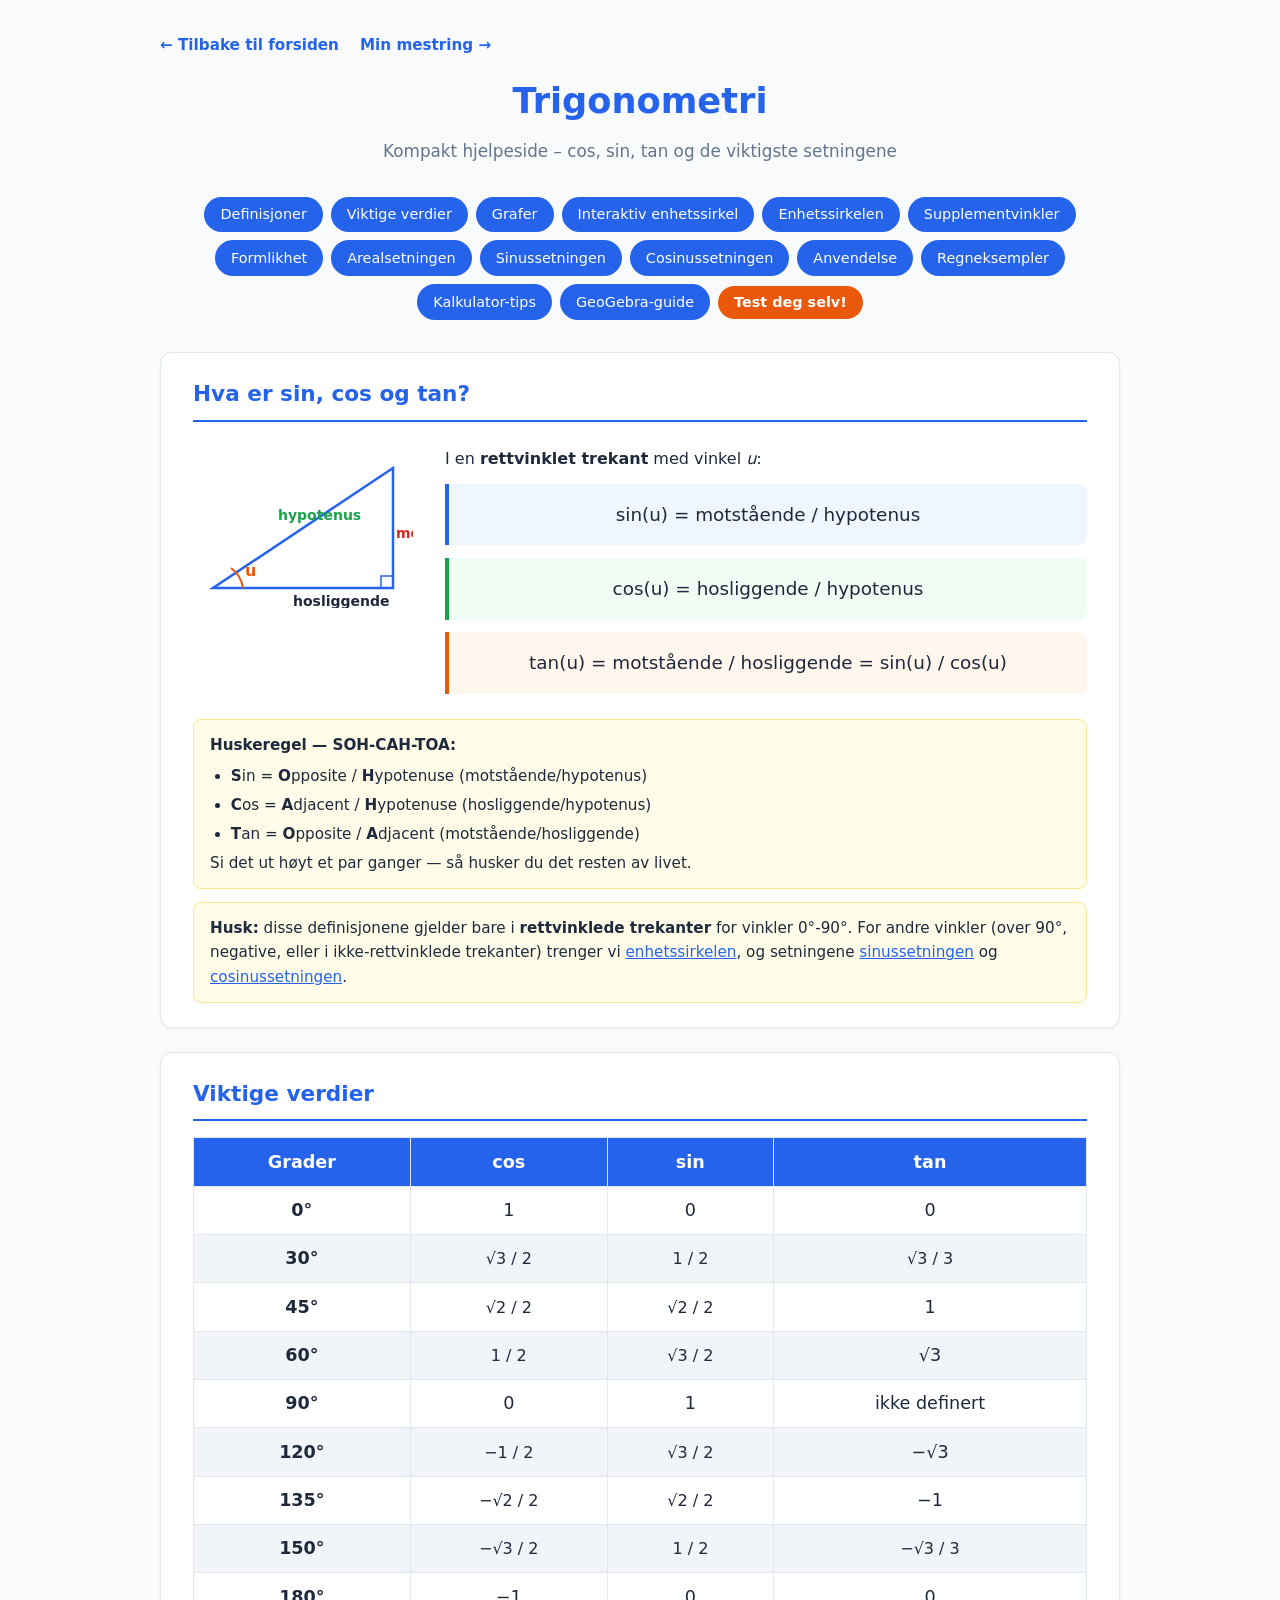
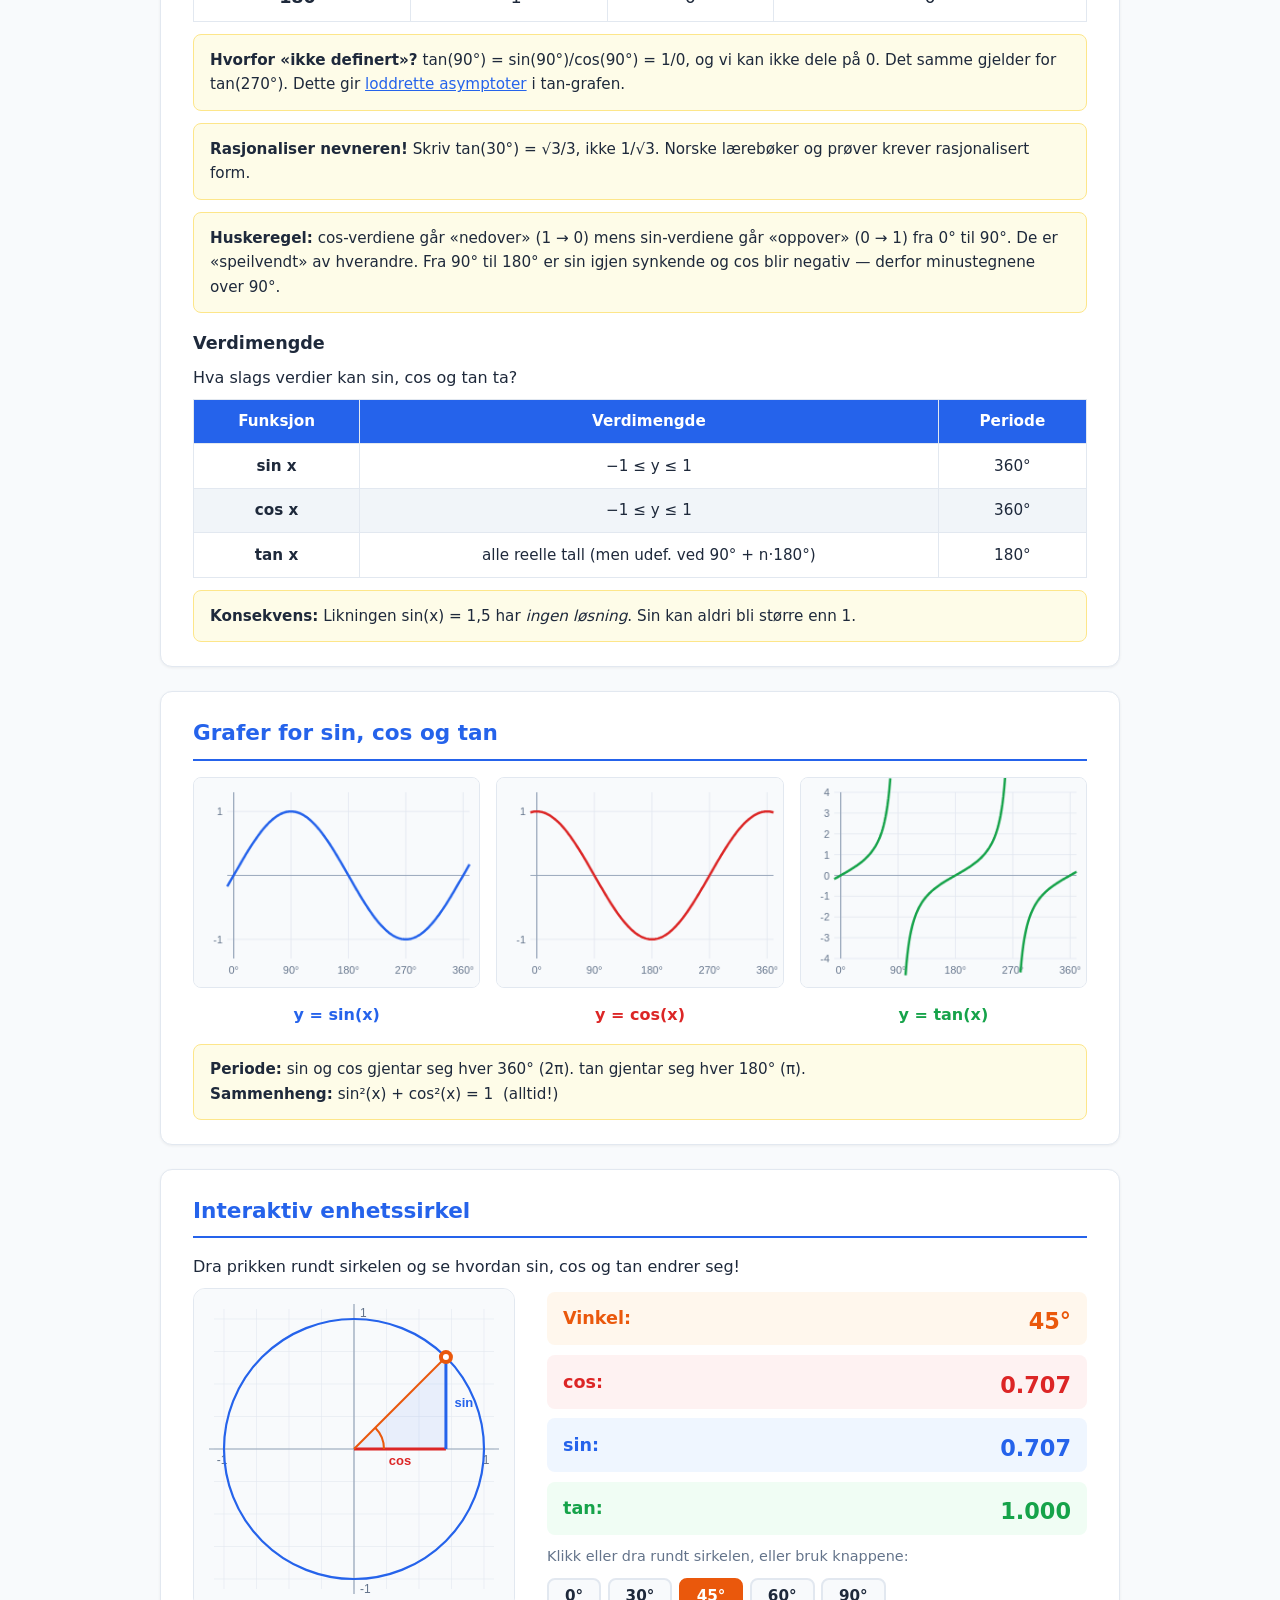
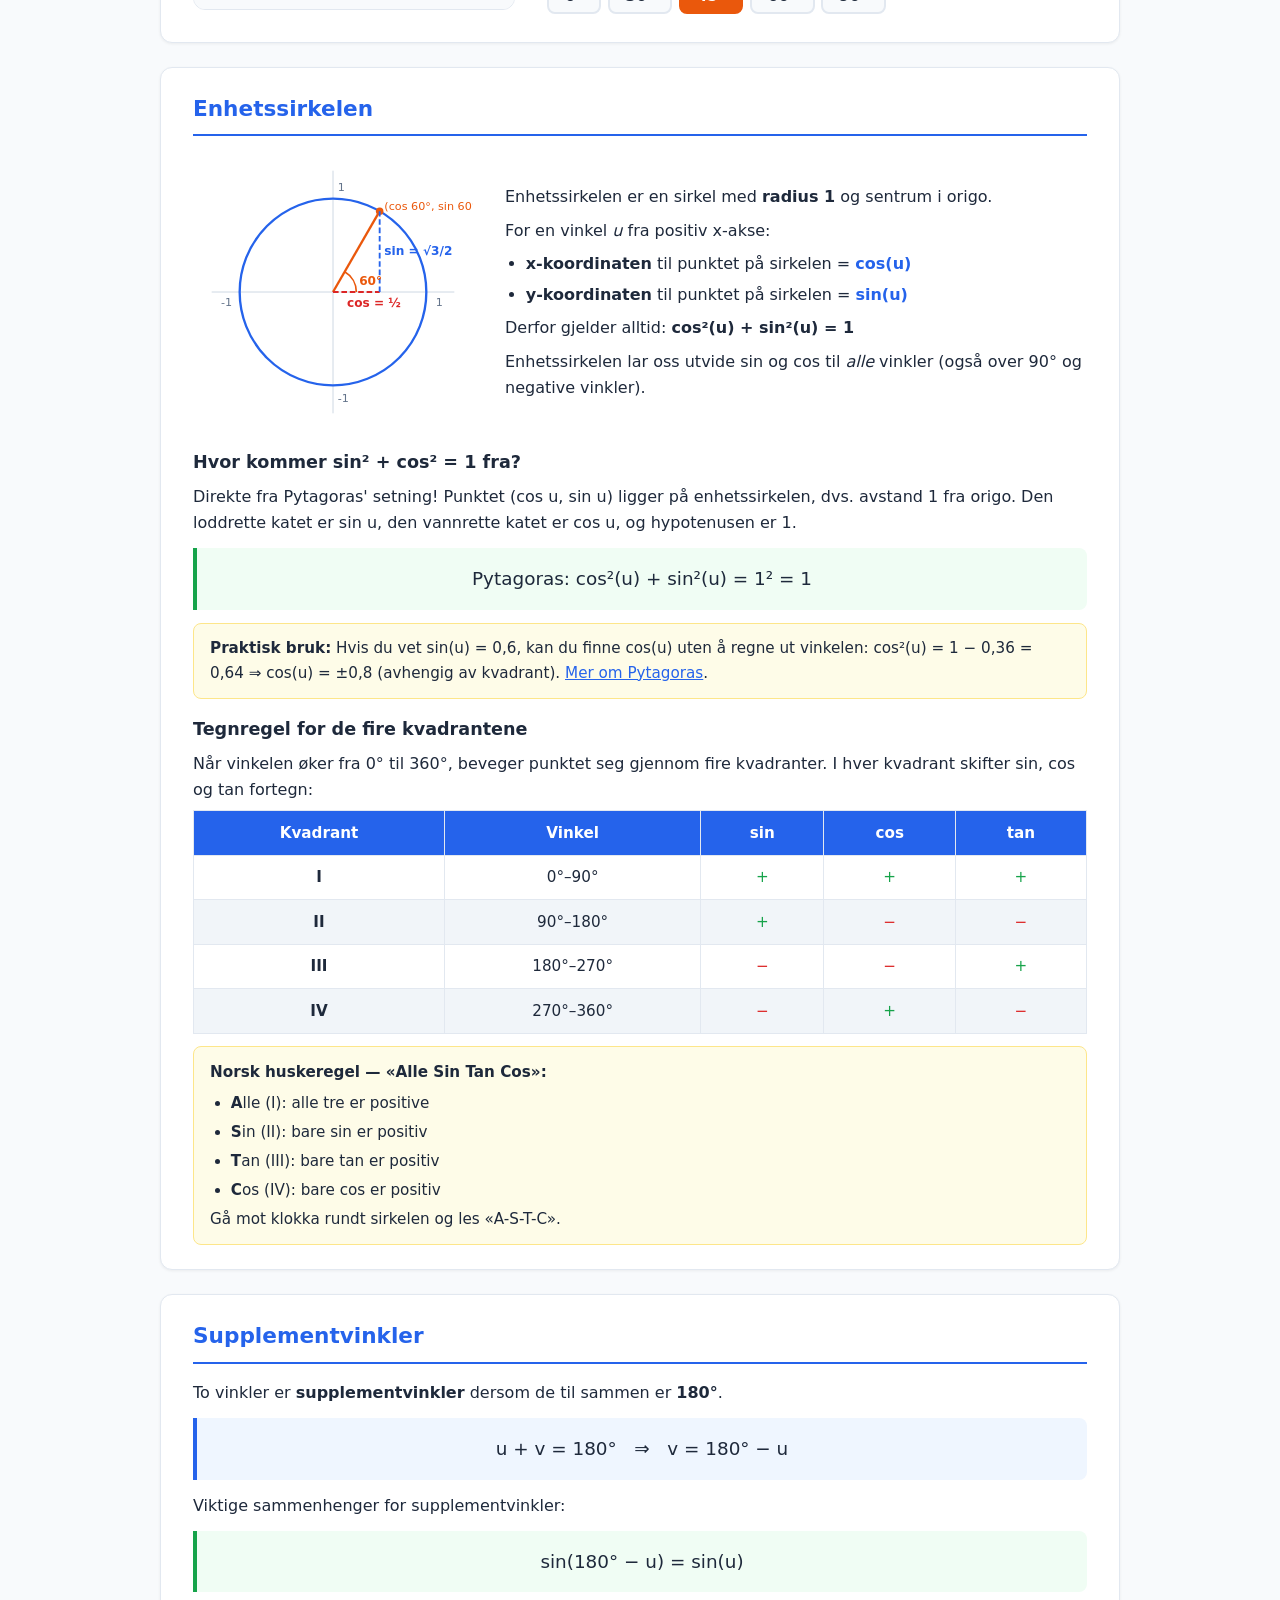
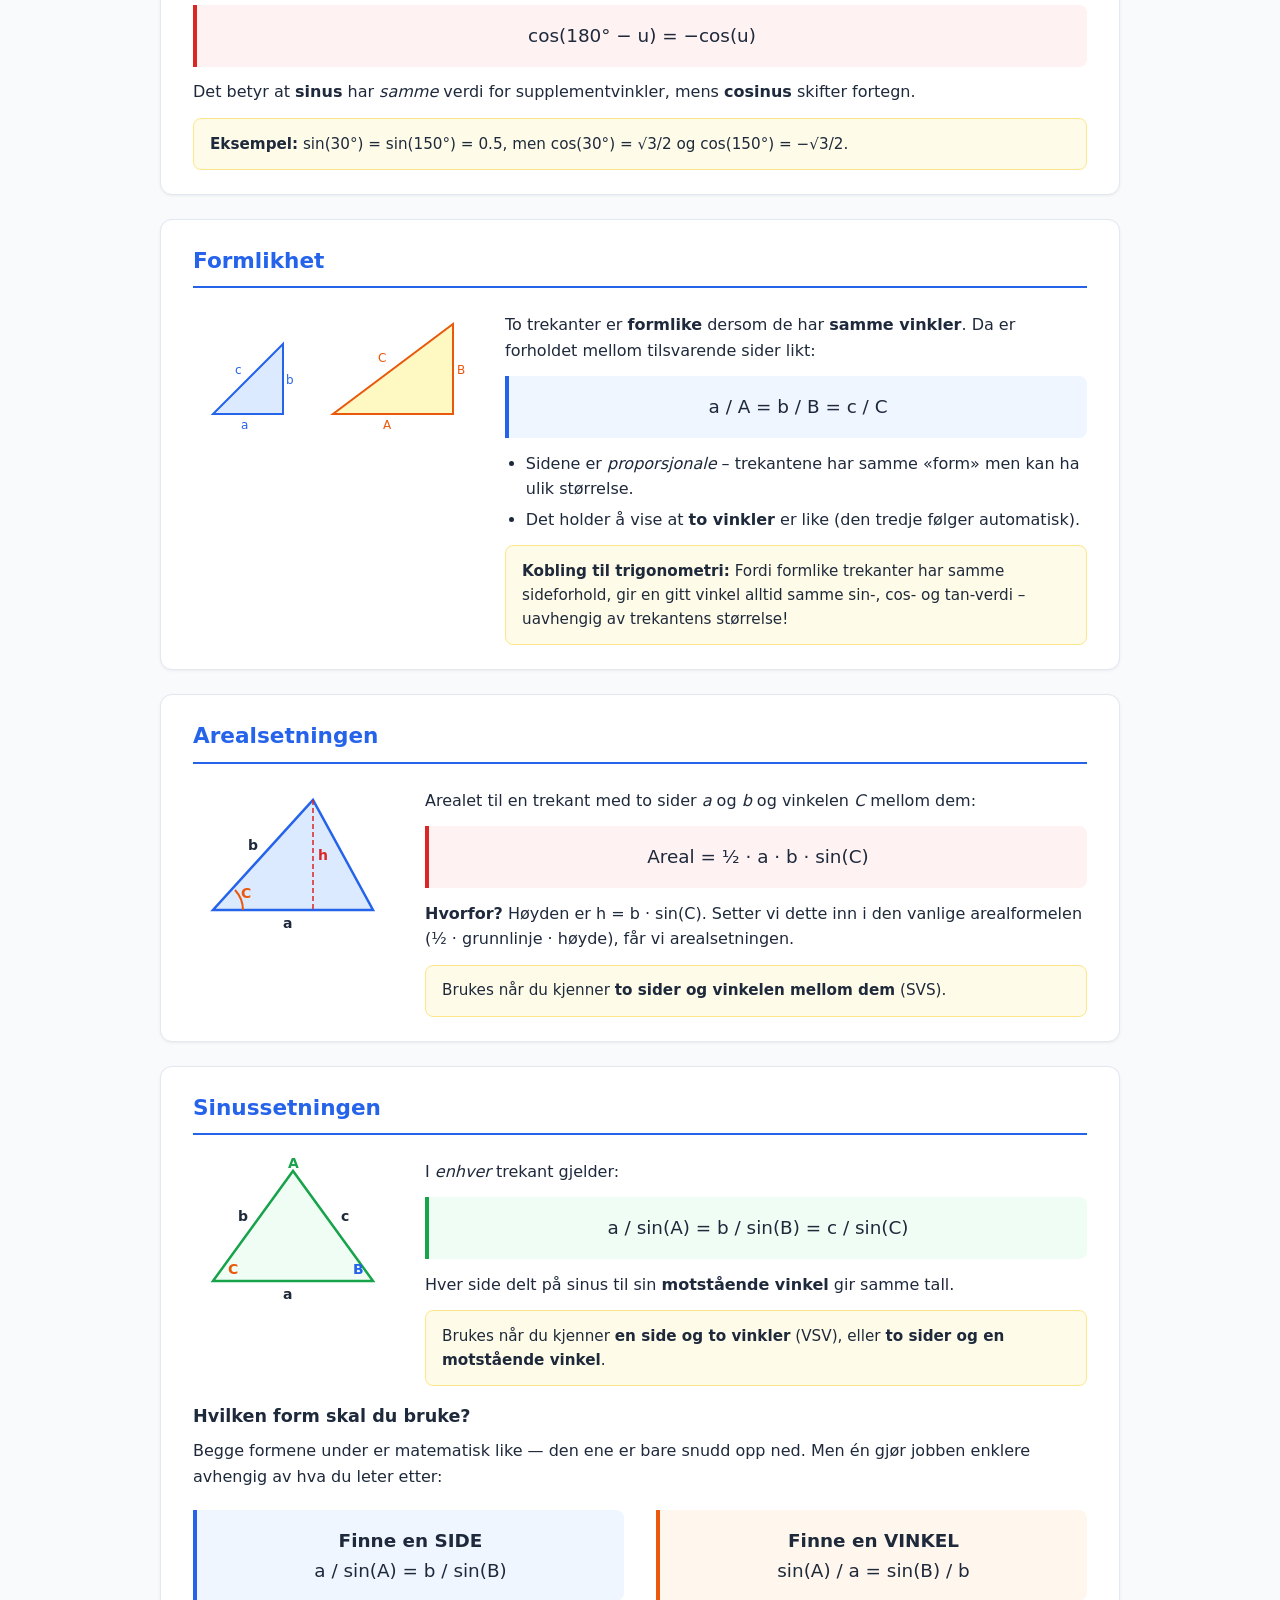
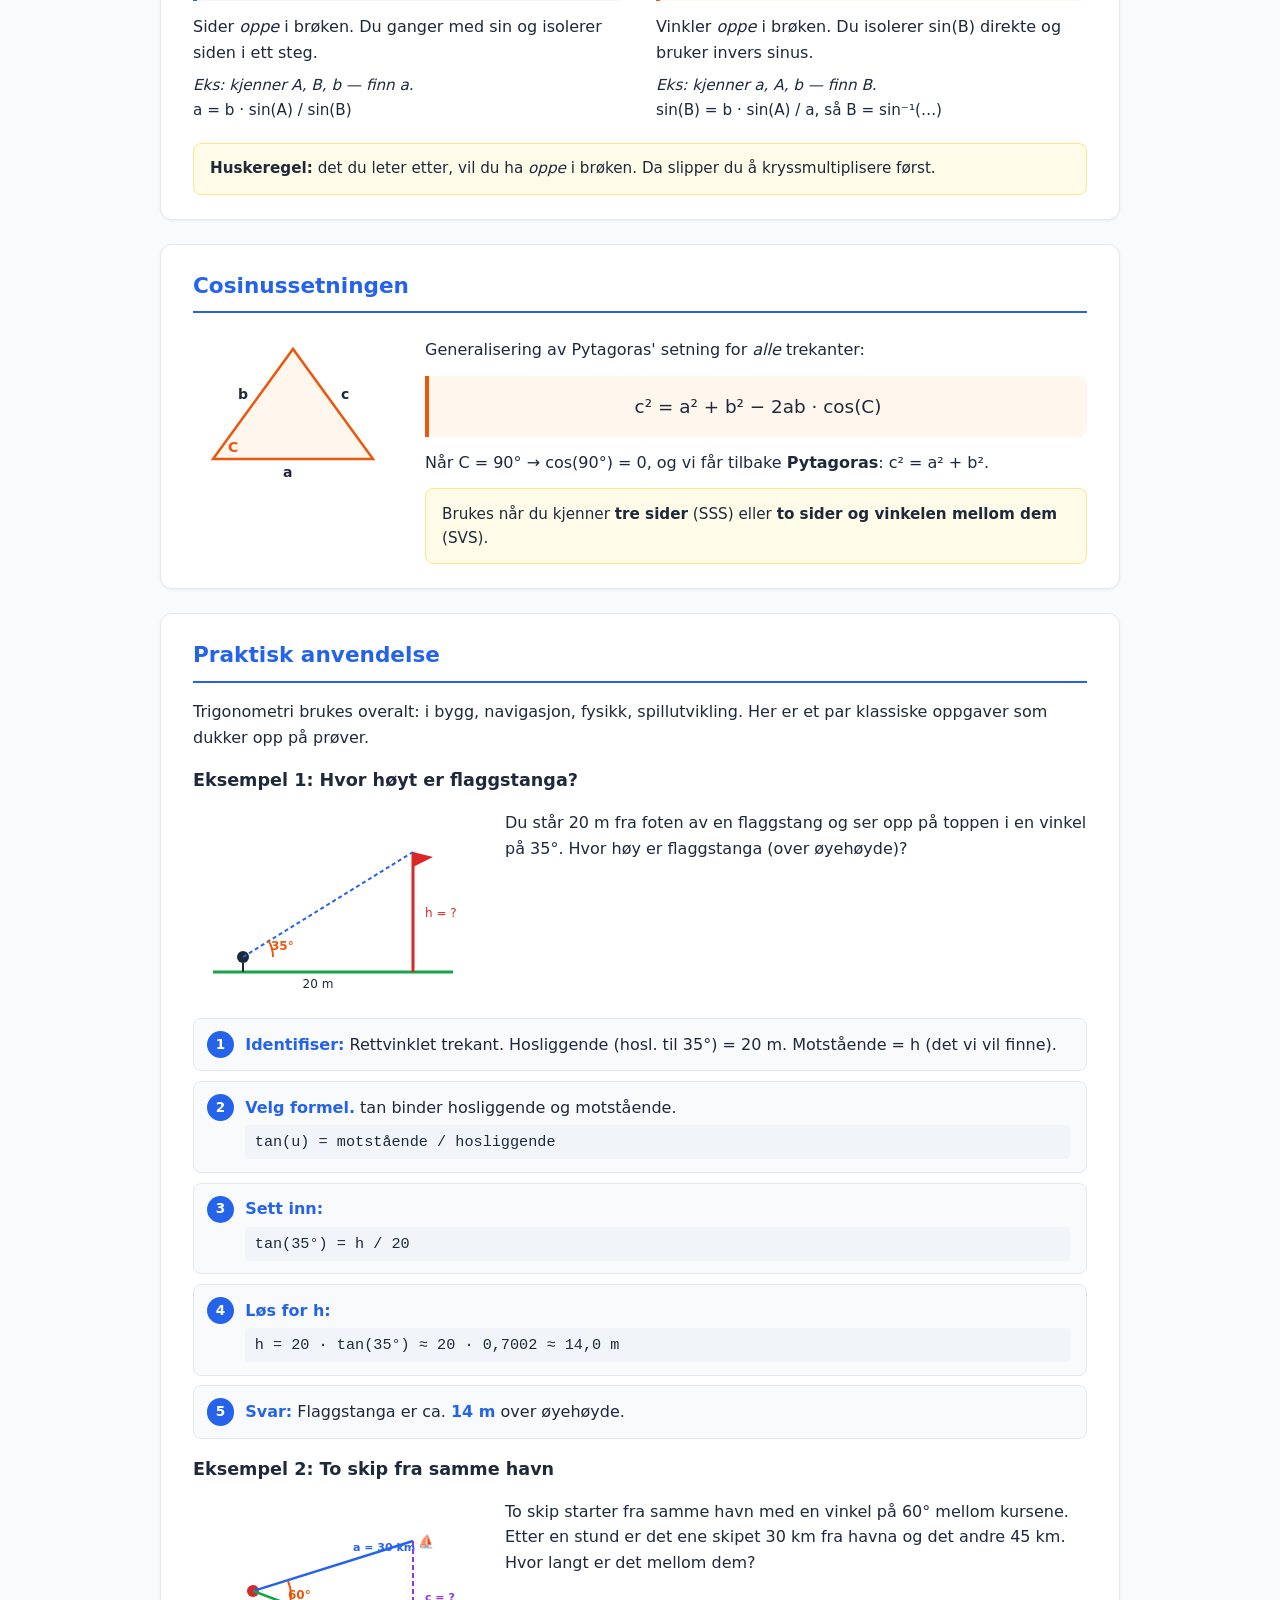
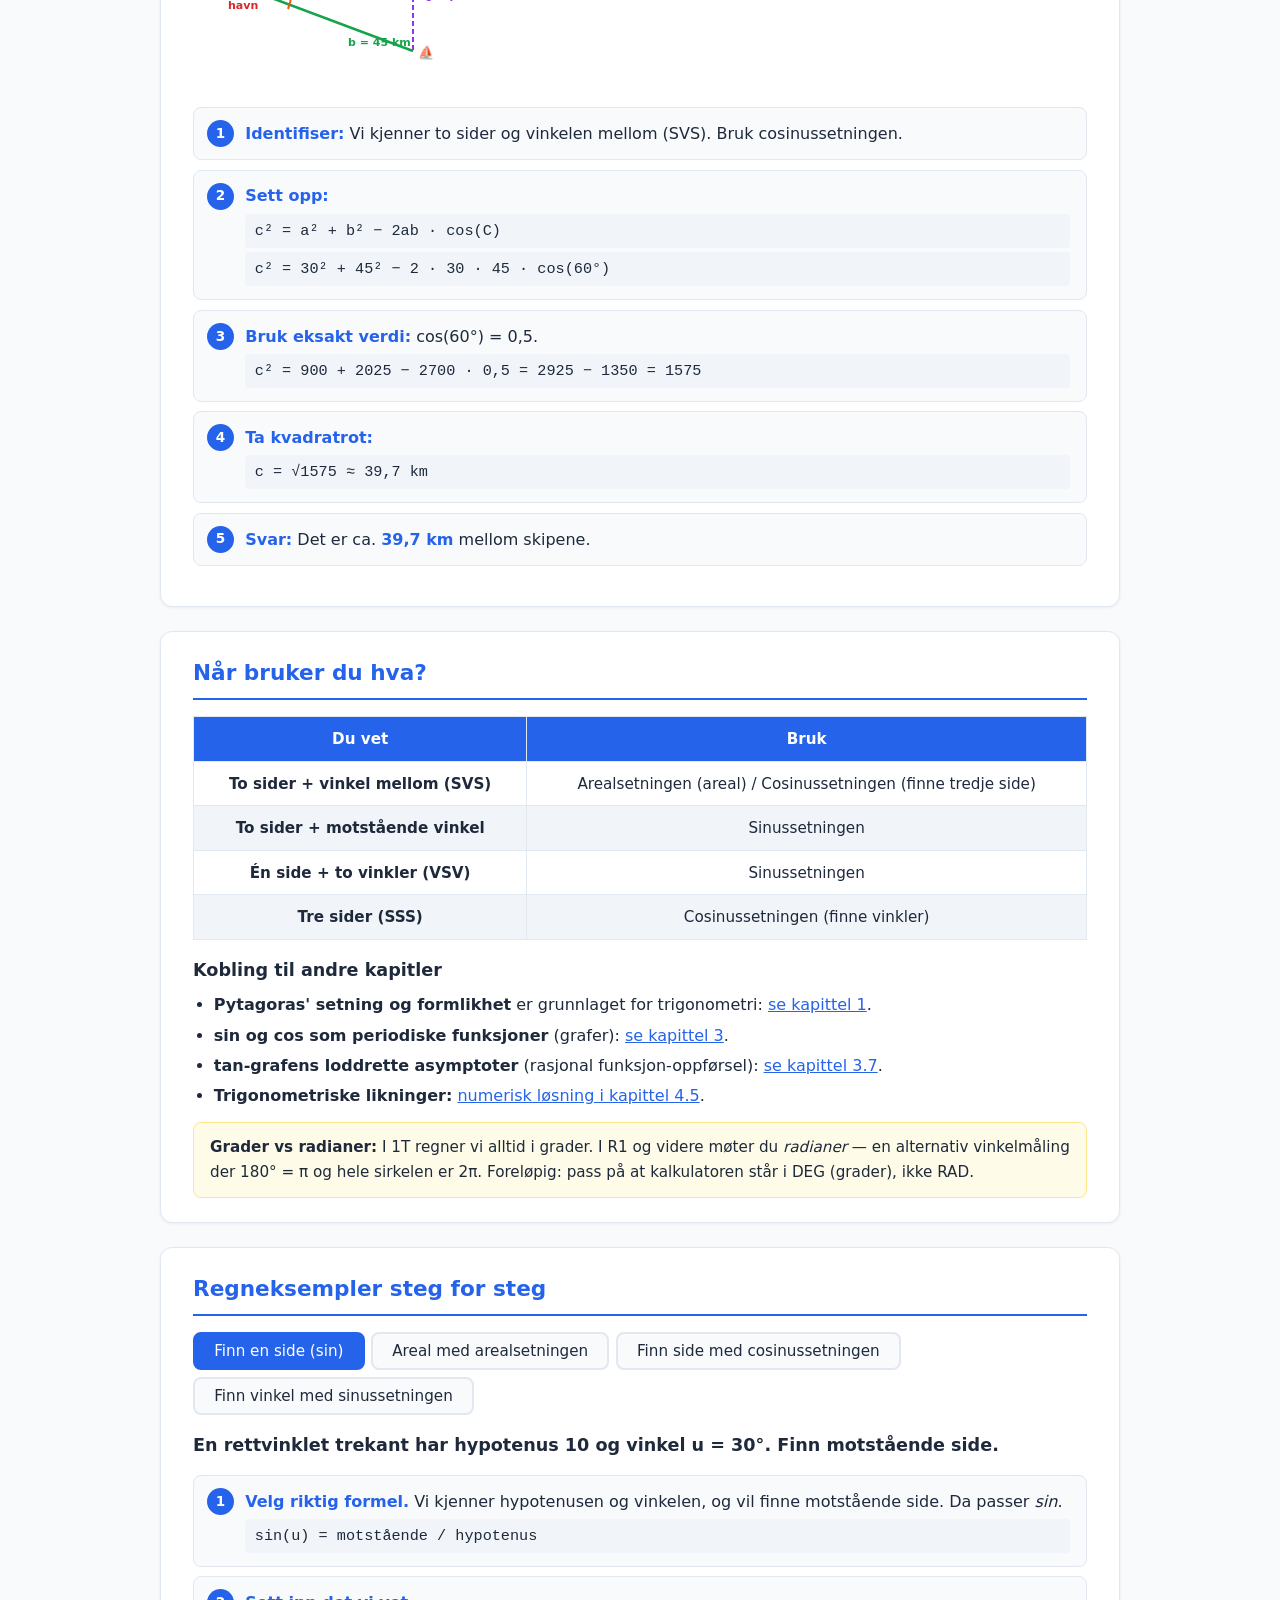
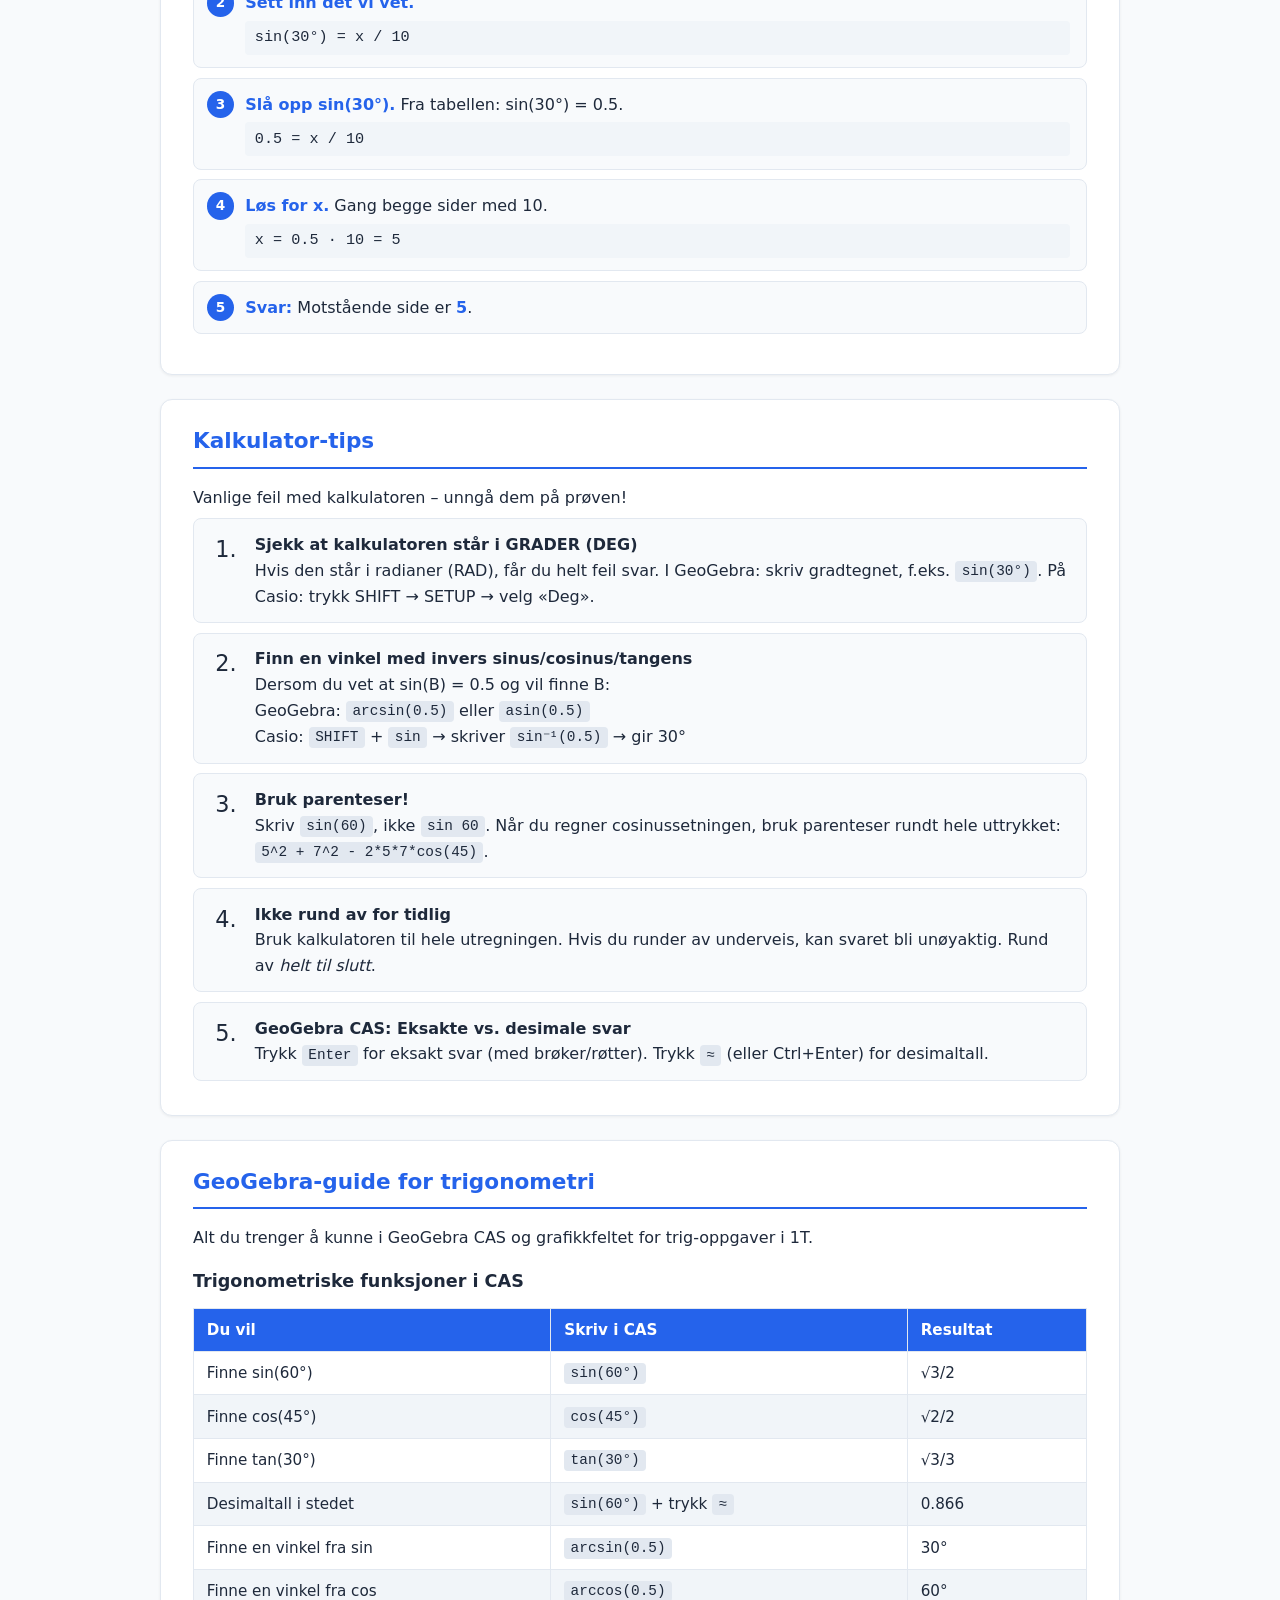
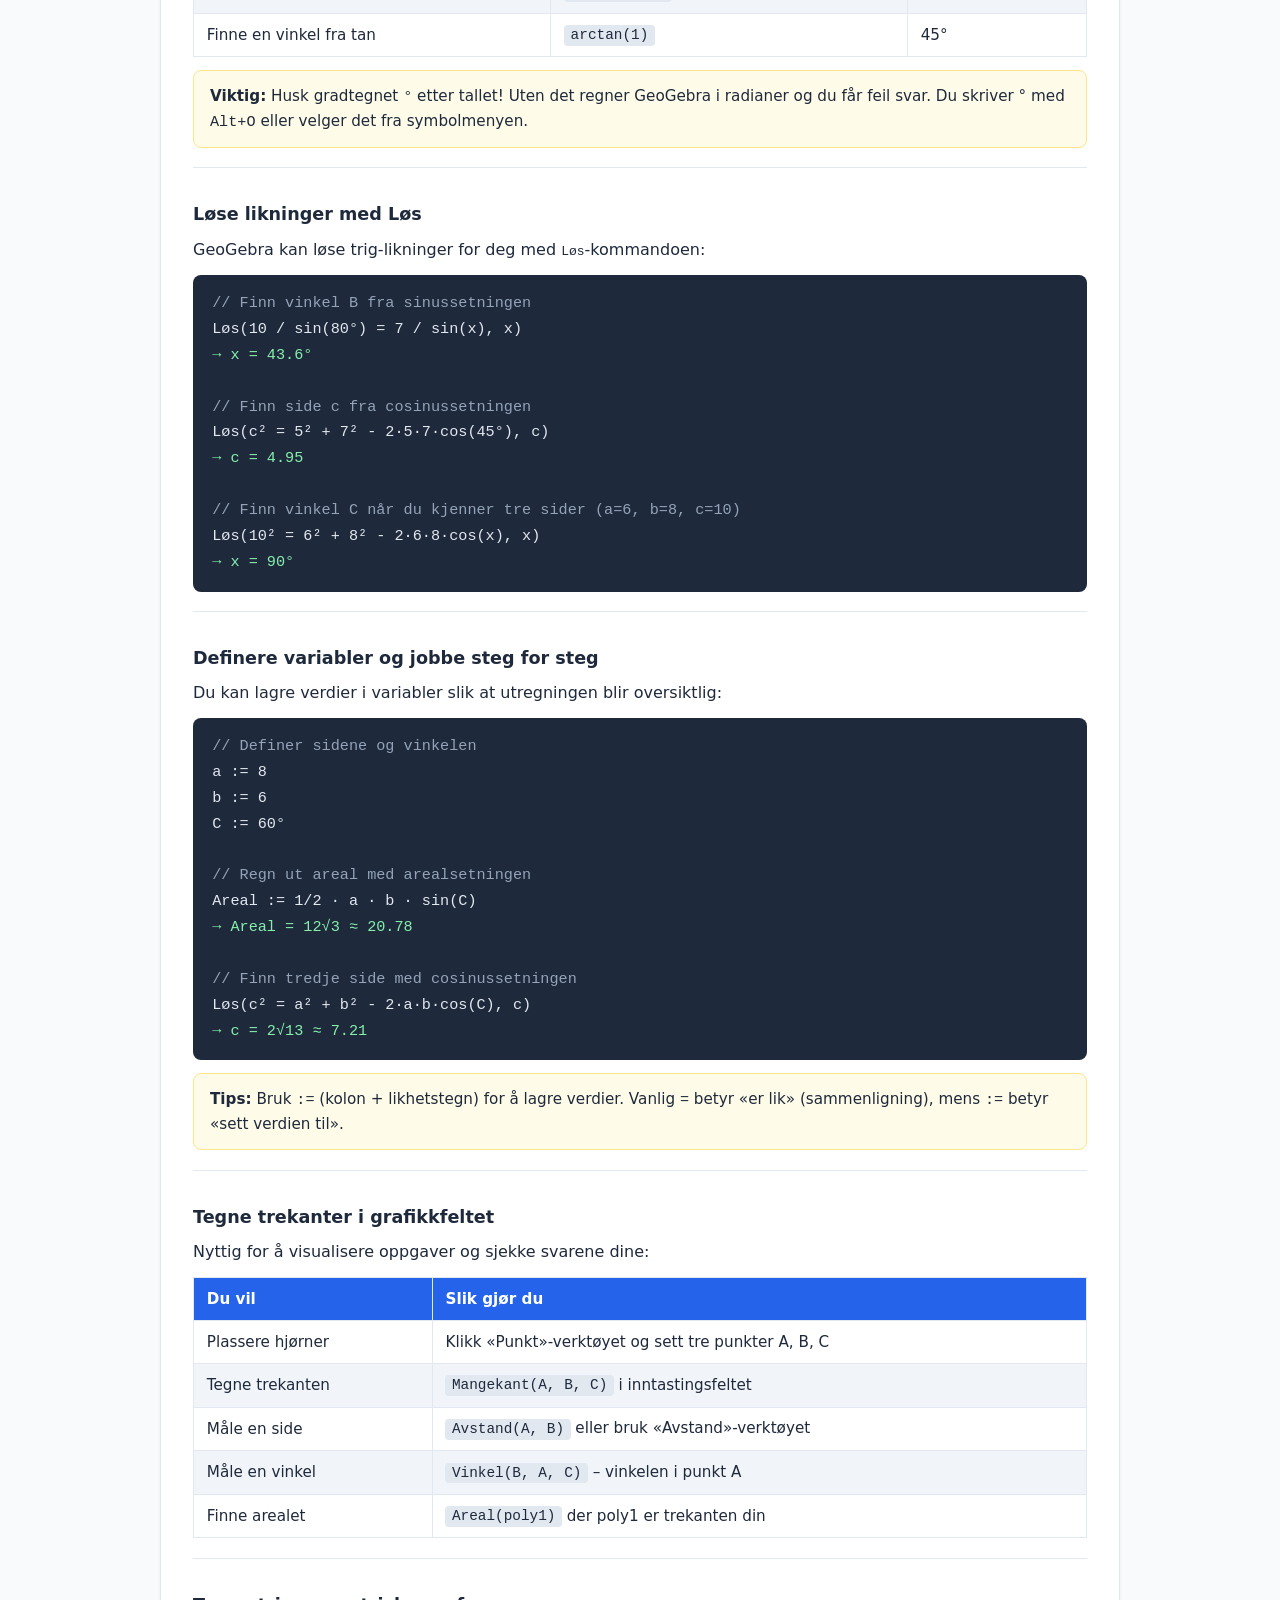
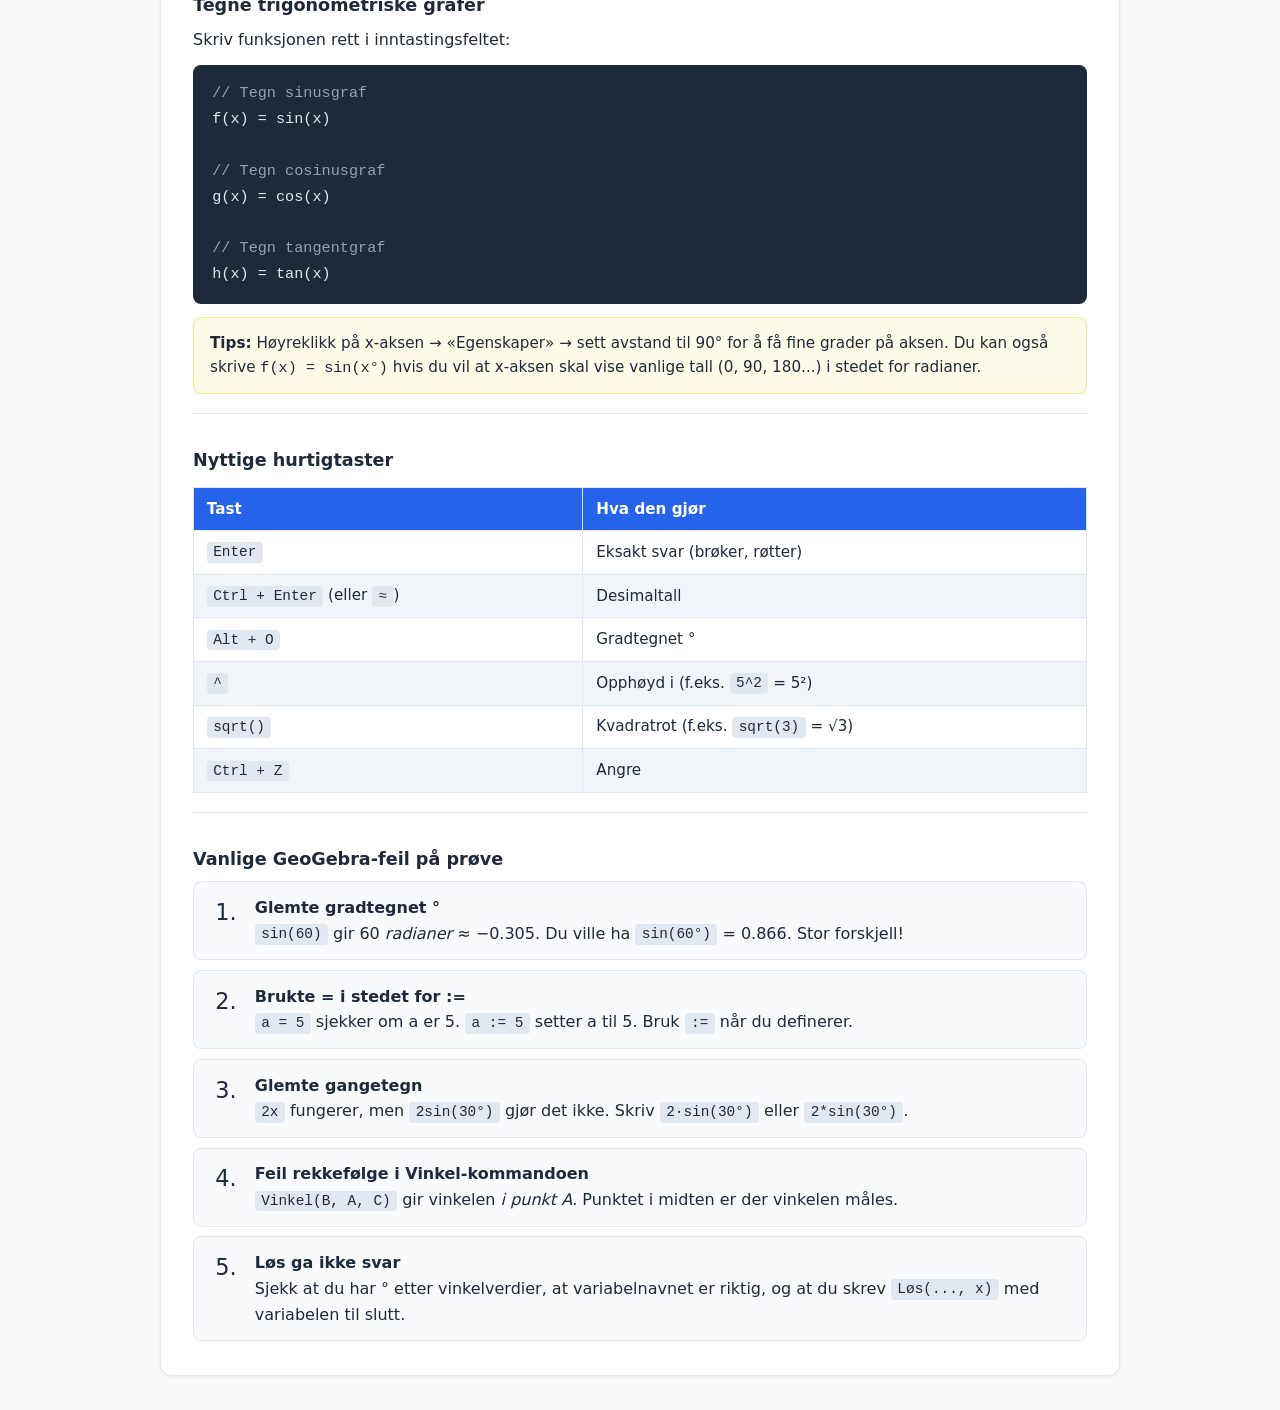
<file: trigonometri.html>
<!DOCTYPE html>
<html lang="no">
<head>
<meta charset="UTF-8">
<meta name="viewport" content="width=device-width, initial-scale=1.0">
<title>Trigonometri – Hjelpeside</title>
<link rel="icon" href="data:image/svg+xml,<svg xmlns='http://www.w3.org/2000/svg' viewBox='0 0 100 100'><text y='0.9em' font-size='80'>π</text></svg>">
<style>
  :root {
    --blue: #2563eb;
    --red: #dc2626;
    --green: #16a34a;
    --orange: #ea580c;
    --bg: #f8fafc;
    --card: #ffffff;
    --text: #1e293b;
    --muted: #64748b;
    --border: #e2e8f0;
  }
  * { margin: 0; padding: 0; box-sizing: border-box; }
  body {
    font-family: 'Segoe UI', system-ui, -apple-system, sans-serif;
    background: var(--bg);
    color: var(--text);
    line-height: 1.6;
    padding: 2rem 1rem;
  }
  .container { max-width: 960px; margin: 0 auto; }
  h1 {
    text-align: center;
    font-size: 2.2rem;
    margin-bottom: 0.3rem;
    color: var(--blue);
  }
  .subtitle {
    text-align: center;
    color: var(--muted);
    margin-bottom: 2rem;
    font-size: 1.05rem;
  }
  .card {
    background: var(--card);
    border-radius: 12px;
    padding: 1.5rem 2rem;
    margin-bottom: 1.5rem;
    border: 1px solid var(--border);
    box-shadow: 0 1px 3px rgba(0,0,0,0.06);
  }
  .card h2 {
    font-size: 1.35rem;
    margin-bottom: 1rem;
    padding-bottom: 0.5rem;
    border-bottom: 2px solid var(--blue);
    color: var(--blue);
  }
  .card h3 {
    font-size: 1.1rem;
    margin: 1rem 0 0.5rem;
    color: var(--text);
  }

  /* Verditabell */
  .value-table {
    width: 100%;
    border-collapse: collapse;
    text-align: center;
    font-size: 1.1rem;
  }
  .value-table th, .value-table td {
    padding: 0.6rem 0.8rem;
    border: 1px solid var(--border);
  }
  .value-table thead th {
    background: var(--blue);
    color: #fff;
    font-weight: 600;
  }
  .value-table tbody tr:nth-child(even) { background: #f1f5f9; }
  .value-table tbody td:first-child { font-weight: 600; }
  .fraction { font-size: 1rem; }

  /* Grafer */
  .graph-grid {
    display: grid;
    grid-template-columns: 1fr 1fr 1fr;
    gap: 1rem;
  }
  @media (max-width: 700px) {
    .graph-grid { grid-template-columns: 1fr; }
  }
  .graph-box { text-align: center; }
  .graph-box canvas {
    border: 1px solid var(--border);
    border-radius: 8px;
    width: 100%;
    height: auto;
  }
  .graph-label {
    font-weight: 600;
    margin-top: 0.4rem;
    font-size: 1rem;
  }

  /* Formler */
  .formula-box {
    background: #eff6ff;
    border-left: 4px solid var(--blue);
    padding: 1rem 1.2rem;
    border-radius: 0 8px 8px 0;
    margin: 0.8rem 0;
    font-size: 1.15rem;
    text-align: center;
  }
  .formula-box.red {
    background: #fef2f2;
    border-left-color: var(--red);
  }
  .formula-box.green {
    background: #f0fdf4;
    border-left-color: var(--green);
  }
  .formula-box.orange {
    background: #fff7ed;
    border-left-color: var(--orange);
  }
  p { margin: 0.5rem 0; }

  /* Enhetssirkel */
  .unit-circle-wrap {
    display: flex;
    align-items: center;
    gap: 2rem;
    flex-wrap: wrap;
  }
  .unit-circle-wrap .text { flex: 1; min-width: 250px; }
  .unit-circle-wrap svg { flex-shrink: 0; }

  /* Trekant-diagrammer */
  .diagram-row {
    display: flex;
    gap: 2rem;
    align-items: flex-start;
    flex-wrap: wrap;
  }
  .diagram-row .text { flex: 1; min-width: 250px; }

  ul { padding-left: 1.3rem; }
  ul li { margin: 0.3rem 0; }

  .highlight { color: var(--blue); font-weight: 600; }
  .note {
    background: #fefce8;
    border: 1px solid #fde68a;
    border-radius: 8px;
    padding: 0.8rem 1rem;
    margin-top: 0.8rem;
    font-size: 0.95rem;
  }

  .toc {
    display: flex;
    flex-wrap: wrap;
    gap: 0.5rem;
    align-items: center;
    justify-content: center;
    margin-bottom: 2rem;
  }
  .toc a {
    background: var(--blue);
    color: #fff;
    padding: 0.4rem 1rem;
    border-radius: 20px;
    text-decoration: none;
    font-size: 0.9rem;
    transition: opacity 0.2s;
  }
  .toc a:hover { opacity: 0.8; }

  /* Quiz-knapp i toc */
  .toc .quiz-btn {
    background: var(--orange);
    color: #fff;
    padding: 0.4rem 1rem;
    border-radius: 20px;
    font-size: 0.9rem;
    line-height: 1.4;
    font-weight: 700;
    cursor: pointer;
    border: none;
    font-family: inherit;
    text-decoration: none;
    transition: opacity 0.2s;
  }
  .toc .quiz-btn:hover { opacity: 0.8; }

  /* ===== QUIZ OVERLAY ===== */
  .quiz-overlay {
    display: none;
    position: fixed;
    inset: 0;
    background: rgba(15,23,42,0.6);
    backdrop-filter: blur(4px);
    z-index: 1000;
    justify-content: center;
    align-items: center;
    padding: 1rem;
  }
  .quiz-overlay.open { display: flex; }

  .quiz-modal {
    background: var(--card);
    border-radius: 16px;
    width: 100%;
    max-width: 560px;
    max-height: 90vh;
    overflow-y: auto;
    padding: 2rem;
    box-shadow: 0 20px 60px rgba(0,0,0,0.3);
    position: relative;
    animation: slideUp 0.3s ease;
  }
  @keyframes slideUp {
    from { transform: translateY(30px); opacity: 0; }
    to { transform: translateY(0); opacity: 1; }
  }
  .quiz-close {
    position: absolute;
    top: 1rem;
    right: 1rem;
    background: none;
    border: none;
    font-size: 1.5rem;
    cursor: pointer;
    color: var(--muted);
    line-height: 1;
  }
  .quiz-close:hover { color: var(--text); }

  .quiz-header {
    text-align: center;
    margin-bottom: 1.5rem;
  }
  .quiz-header h2 {
    color: var(--orange);
    font-size: 1.5rem;
    margin-bottom: 0.3rem;
  }
  .quiz-progress {
    font-size: 0.9rem;
    color: var(--muted);
  }
  .quiz-progress-bar {
    height: 6px;
    background: var(--border);
    border-radius: 3px;
    margin-top: 0.5rem;
    overflow: hidden;
  }
  .quiz-progress-fill {
    height: 100%;
    background: var(--orange);
    border-radius: 3px;
    transition: width 0.4s ease;
  }

  .quiz-question {
    font-size: 1.15rem;
    font-weight: 600;
    margin-bottom: 1rem;
    line-height: 1.5;
  }

  .quiz-options { display: flex; flex-direction: column; gap: 0.6rem; }
  .quiz-option {
    display: block;
    width: 100%;
    text-align: left;
    padding: 0.85rem 1.1rem;
    border: 2px solid var(--border);
    border-radius: 10px;
    background: var(--bg);
    font-size: 1.05rem;
    cursor: pointer;
    transition: border-color 0.2s, background 0.2s;
    font-family: inherit;
    color: var(--text);
  }
  .quiz-option:hover:not(:disabled) {
    border-color: var(--blue);
    background: #eff6ff;
  }
  .quiz-option:disabled { cursor: default; }
  .quiz-option.correct {
    border-color: var(--green);
    background: #f0fdf4;
    font-weight: 600;
  }
  .quiz-option.wrong {
    border-color: var(--red);
    background: #fef2f2;
    opacity: 0.7;
  }

  .quiz-feedback {
    margin-top: 1rem;
    padding: 0.8rem 1rem;
    border-radius: 8px;
    font-size: 0.95rem;
    display: none;
  }
  .quiz-feedback.show { display: block; }
  .quiz-feedback.is-correct {
    background: #f0fdf4;
    border: 1px solid #86efac;
    color: #166534;
  }
  .quiz-feedback.is-wrong {
    background: #fef2f2;
    border: 1px solid #fca5a5;
    color: #991b1b;
  }

  .quiz-next {
    display: none;
    margin: 1.2rem auto 0;
    padding: 0.7rem 2rem;
    background: var(--blue);
    color: #fff;
    border: none;
    border-radius: 8px;
    font-size: 1rem;
    font-weight: 600;
    cursor: pointer;
    font-family: inherit;
    transition: opacity 0.2s;
  }
  .quiz-next:hover { opacity: 0.85; }
  .quiz-next.show { display: block; }

  /* Resultat */
  .quiz-result { text-align: center; }
  .quiz-score {
    font-size: 3rem;
    font-weight: 800;
    color: var(--blue);
    margin: 0.5rem 0;
  }
  .quiz-score-label { color: var(--muted); font-size: 1rem; }
  .quiz-grade {
    font-size: 1.3rem;
    font-weight: 600;
    margin: 0.8rem 0;
  }
  .quiz-restart {
    margin-top: 1rem;
    padding: 0.7rem 2rem;
    background: var(--orange);
    color: #fff;
    border: none;
    border-radius: 8px;
    font-size: 1rem;
    font-weight: 600;
    cursor: pointer;
    font-family: inherit;
  }
  .quiz-restart:hover { opacity: 0.85; }

  /* Steg-for-steg */
  .steps { counter-reset: step; margin: 1rem 0; }
  .step {
    position: relative;
    padding: 0.8rem 1rem 0.8rem 3.2rem;
    margin-bottom: 0.6rem;
    background: var(--bg);
    border-radius: 8px;
    border: 1px solid var(--border);
  }
  .step::before {
    counter-increment: step;
    content: counter(step);
    position: absolute;
    left: 0.8rem;
    top: 0.75rem;
    width: 1.7rem;
    height: 1.7rem;
    background: var(--blue);
    color: #fff;
    border-radius: 50%;
    display: flex;
    align-items: center;
    justify-content: center;
    font-weight: 700;
    font-size: 0.85rem;
  }
  .step strong { color: var(--blue); }
  .step .calc {
    display: block;
    margin-top: 0.3rem;
    font-family: 'Courier New', monospace;
    background: #f1f5f9;
    padding: 0.3rem 0.6rem;
    border-radius: 4px;
    font-size: 0.95rem;
  }

  /* Eksempel-tabs */
  .example-tabs {
    display: flex;
    gap: 0.4rem;
    margin-bottom: 1rem;
    flex-wrap: wrap;
  }
  .example-tab {
    padding: 0.5rem 1.2rem;
    border: 2px solid var(--border);
    border-radius: 8px;
    background: var(--bg);
    cursor: pointer;
    font-family: inherit;
    font-size: 0.95rem;
    font-weight: 500;
    color: var(--text);
    transition: all 0.2s;
  }
  .example-tab:hover { border-color: var(--blue); }
  .example-tab.active {
    background: var(--blue);
    color: #fff;
    border-color: var(--blue);
  }
  .example-content { display: none; }
  .example-content.active { display: block; }

  /* Kalkulator-tips */
  .calc-tip {
    display: flex;
    align-items: flex-start;
    gap: 0.8rem;
    padding: 0.8rem 1rem;
    background: var(--bg);
    border-radius: 8px;
    border: 1px solid var(--border);
    margin-bottom: 0.6rem;
  }
  .calc-tip .icon {
    font-size: 1.4rem;
    flex-shrink: 0;
    width: 2rem;
    text-align: center;
  }
  .calc-tip code {
    background: #e2e8f0;
    padding: 0.15rem 0.4rem;
    border-radius: 4px;
    font-size: 0.9rem;
  }

  /* Interaktiv enhetssirkel */
  .interactive-uc {
    display: flex;
    gap: 2rem;
    align-items: center;
    flex-wrap: wrap;
    justify-content: center;
  }
  .uc-canvas-wrap {
    position: relative;
    flex-shrink: 0;
  }
  #ucCanvas { cursor: crosshair; border-radius: 12px; border: 1px solid var(--border); }
  .uc-values {
    flex: 1;
    min-width: 200px;
  }
  .uc-val {
    padding: 0.8rem 1rem;
    border-radius: 8px;
    margin-bottom: 0.6rem;
    font-size: 1.1rem;
    font-weight: 600;
  }
  .uc-val span { font-size: 1.4rem; float: right; }
  .uc-angle { background: #fff7ed; color: var(--orange); }
  .uc-cos { background: #fef2f2; color: var(--red); }
  .uc-sin { background: #eff6ff; color: var(--blue); }
  .uc-tan { background: #f0fdf4; color: var(--green); }
  .uc-hint { font-size: 0.9rem; color: var(--muted); margin-top: 0.5rem; }
  .uc-shortcuts {
    display: flex;
    gap: 0.4rem;
    margin-top: 0.6rem;
    flex-wrap: wrap;
  }
  .uc-shortcuts button {
    padding: 0.45rem 1rem;
    border: 2px solid var(--border);
    border-radius: 8px;
    background: var(--bg);
    font-family: inherit;
    font-size: 0.95rem;
    font-weight: 600;
    cursor: pointer;
    color: var(--text);
    transition: all 0.15s;
  }
  .uc-shortcuts button:hover {
    border-color: var(--orange);
    background: #fff7ed;
    color: var(--orange);
  }
  .uc-shortcuts button.active {
    background: var(--orange);
    color: #fff;
    border-color: var(--orange);
  }

  /* GeoGebra-guide */
  .gb-cmd-table {
    width: 100%;
    border-collapse: collapse;
    font-size: 0.95rem;
    margin: 0.8rem 0;
  }
  .gb-cmd-table th, .gb-cmd-table td {
    padding: 0.55rem 0.8rem;
    border: 1px solid var(--border);
    text-align: left;
  }
  .gb-cmd-table thead th {
    background: var(--blue);
    color: #fff;
    font-weight: 600;
  }
  .gb-cmd-table tbody tr:nth-child(even) { background: #f1f5f9; }
  .gb-cmd-table code {
    background: #e2e8f0;
    padding: 0.15rem 0.4rem;
    border-radius: 4px;
    font-size: 0.9rem;
  }
  .gb-example {
    background: #1e293b;
    color: #e2e8f0;
    border-radius: 8px;
    padding: 1rem 1.2rem;
    margin: 0.8rem 0;
    font-family: 'Courier New', monospace;
    font-size: 0.95rem;
    line-height: 1.7;
    overflow-x: auto;
  }
  .gb-example .comment { color: #94a3b8; }
  .gb-example .result { color: #86efac; }
  .gb-section {
    margin-top: 1.2rem;
    padding-top: 1rem;
    border-top: 1px solid var(--border);
  }
  .gb-section:first-of-type { margin-top: 0.5rem; border-top: none; padding-top: 0; }

  .home-link {
    display: inline-block;
    margin-bottom: 1rem;
    color: var(--blue);
    text-decoration: none;
    font-weight: 600;
    font-size: 0.95rem;
  }
  .home-link:hover { text-decoration: underline; }
</style>
</head>
<body>
<div class="container">

<a href="index.html" class="home-link">&larr; Tilbake til forsiden</a>
<a href="mestring.html" class="home-link" style="margin-left:1rem;">Min mestring &rarr;</a>

<h1>Trigonometri</h1>
<p class="subtitle">Kompakt hjelpeside – cos, sin, tan og de viktigste setningene</p>

<div class="toc">
  <a href="#definisjoner">Definisjoner</a>
  <a href="#verdier">Viktige verdier</a>
  <a href="#grafer">Grafer</a>
  <a href="#interaktiv-uc">Interaktiv enhetssirkel</a>
  <a href="#enhetssirkelen">Enhetssirkelen</a>
  <a href="#supplementvinkler">Supplementvinkler</a>
  <a href="#formlikhet">Formlikhet</a>
  <a href="#arealsetningen">Arealsetningen</a>
  <a href="#sinussetningen">Sinussetningen</a>
  <a href="#cosinussetningen">Cosinussetningen</a>
  <a href="#anvendelse">Anvendelse</a>
  <a href="#regneksempler">Regneksempler</a>
  <a href="#kalkulator">Kalkulator-tips</a>
  <a href="#geogebra">GeoGebra-guide</a>
  <button class="quiz-btn" onclick="openQuiz()">Test deg selv!</button>
</div>

<!-- ===== QUIZ OVERLAY ===== -->
<div class="quiz-overlay" id="quizOverlay">
  <div class="quiz-modal">
    <button class="quiz-close" onclick="closeQuiz()">&times;</button>
    <div class="quiz-header">
      <h2>Trigonometri-quiz</h2>
      <div class="quiz-progress">Spørsmål <span id="qNum">1</span> av <span id="qTotal">10</span></div>
      <div class="quiz-progress-bar"><div class="quiz-progress-fill" id="qBar" style="width:10%"></div></div>
    </div>
    <div id="quizBody">
      <div class="quiz-question" id="qText"></div>
      <div class="quiz-options" id="qOptions"></div>
      <div class="quiz-feedback" id="qFeedback"></div>
      <button class="quiz-next" id="qNext" onclick="nextQuestion()">Neste</button>
    </div>
    <div id="quizResult" class="quiz-result" style="display:none;">
      <div class="quiz-score-label">Resultat</div>
      <div class="quiz-score" id="rScore"></div>
      <div class="quiz-grade" id="rGrade"></div>
      <button class="quiz-restart" onclick="startQuiz()">Prøv igjen</button>
    </div>
  </div>
</div>

<!-- ============ DEFINISJONER ============ -->
<div class="card" id="definisjoner">
  <h2>Hva er sin, cos og tan?</h2>
  <div class="diagram-row">
    <svg viewBox="0 0 220 170" width="220" style="flex-shrink:0;">
      <polygon points="20,150 200,150 200,30" fill="none" stroke="#2563eb" stroke-width="2.5"/>
      <rect x="188" y="138" width="12" height="12" fill="none" stroke="#2563eb" stroke-width="1.5"/>
      <!-- vinkel u -->
      <path d="M50,150 A30,30 0 0,0 38,130" fill="none" stroke="#ea580c" stroke-width="2"/>
      <text x="52" y="138" fill="#ea580c" font-size="16" font-weight="600">u</text>
      <!-- sider -->
      <text x="100" y="168" fill="#1e293b" font-size="14" font-weight="600">hosliggende</text>
      <text x="203" y="100" fill="#dc2626" font-size="14" font-weight="600">motstående</text>
      <text x="85" y="82" fill="#16a34a" font-size="14" font-weight="600">hypotenus</text>
    </svg>
    <div class="text">
      <p>I en <strong>rettvinklet trekant</strong> med vinkel <em>u</em>:</p>
      <div class="formula-box">
        sin(u) = motstående / hypotenus
      </div>
      <div class="formula-box green">
        cos(u) = hosliggende / hypotenus
      </div>
      <div class="formula-box orange">
        tan(u) = motstående / hosliggende = sin(u) / cos(u)
      </div>
    </div>
  </div>

  <div class="note">
    <strong>Huskeregel — SOH-CAH-TOA:</strong>
    <ul style="margin-top:0.4rem;">
      <li><strong>S</strong>in = <strong>O</strong>pposite / <strong>H</strong>ypotenuse (motstående/hypotenus)</li>
      <li><strong>C</strong>os = <strong>A</strong>djacent / <strong>H</strong>ypotenuse (hosliggende/hypotenus)</li>
      <li><strong>T</strong>an = <strong>O</strong>pposite / <strong>A</strong>djacent (motstående/hosliggende)</li>
    </ul>
    Si det ut høyt et par ganger — så husker du det resten av livet.
  </div>

  <div class="note">
    <strong>Husk:</strong> disse definisjonene gjelder bare i <strong>rettvinklede trekanter</strong> for vinkler 0°-90°. For andre vinkler (over 90°, negative, eller i ikke-rettvinklede trekanter) trenger vi <a href="#enhetssirkelen" style="color:var(--blue);">enhetssirkelen</a>, og setningene <a href="#sinussetningen" style="color:var(--blue);">sinussetningen</a> og <a href="#cosinussetningen" style="color:var(--blue);">cosinussetningen</a>.
  </div>
</div>

<!-- ============ VERDITABELL ============ -->
<div class="card" id="verdier">
  <h2>Viktige verdier</h2>
  <table class="value-table">
    <thead>
      <tr><th>Grader</th><th>cos</th><th>sin</th><th>tan</th></tr>
    </thead>
    <tbody>
      <tr>
        <td>0°</td>
        <td>1</td>
        <td>0</td>
        <td>0</td>
      </tr>
      <tr>
        <td>30°</td>
        <td><span class="fraction">√3 / 2</span></td>
        <td><span class="fraction">1 / 2</span></td>
        <td><span class="fraction">√3 / 3</span></td>
      </tr>
      <tr>
        <td>45°</td>
        <td><span class="fraction">√2 / 2</span></td>
        <td><span class="fraction">√2 / 2</span></td>
        <td>1</td>
      </tr>
      <tr>
        <td>60°</td>
        <td><span class="fraction">1 / 2</span></td>
        <td><span class="fraction">√3 / 2</span></td>
        <td>√3</td>
      </tr>
      <tr>
        <td>90°</td>
        <td>0</td>
        <td>1</td>
        <td>ikke definert</td>
      </tr>
      <tr>
        <td>120°</td>
        <td><span class="fraction">−1 / 2</span></td>
        <td><span class="fraction">√3 / 2</span></td>
        <td>−√3</td>
      </tr>
      <tr>
        <td>135°</td>
        <td><span class="fraction">−√2 / 2</span></td>
        <td><span class="fraction">√2 / 2</span></td>
        <td>−1</td>
      </tr>
      <tr>
        <td>150°</td>
        <td><span class="fraction">−√3 / 2</span></td>
        <td><span class="fraction">1 / 2</span></td>
        <td><span class="fraction">−√3 / 3</span></td>
      </tr>
      <tr>
        <td>180°</td>
        <td>−1</td>
        <td>0</td>
        <td>0</td>
      </tr>
    </tbody>
  </table>
  <div class="note">
    <strong>Hvorfor «ikke definert»?</strong> tan(90°) = sin(90°)/cos(90°) = 1/0, og vi kan ikke dele på 0. Det samme gjelder for tan(270°). Dette gir <a href="funksjoner.html#rasjonale" style="color:var(--blue);">loddrette asymptoter</a> i tan-grafen.
  </div>
  <div class="note">
    <strong>Rasjonaliser nevneren!</strong> Skriv tan(30°) = √3/3, ikke 1/√3. Norske lærebøker og prøver krever rasjonalisert form.
  </div>
  <div class="note">
    <strong>Huskeregel:</strong> cos-verdiene går «nedover» (1 → 0) mens sin-verdiene går «oppover» (0 → 1) fra 0° til 90°. De er «speilvendt» av hverandre. Fra 90° til 180° er sin igjen synkende og cos blir negativ — derfor minustegnene over 90°.
  </div>

  <h3>Verdimengde</h3>
  <p>Hva slags verdier kan sin, cos og tan ta?</p>
  <table class="value-table" style="font-size:0.95rem;">
    <thead><tr><th>Funksjon</th><th>Verdimengde</th><th>Periode</th></tr></thead>
    <tbody>
      <tr><td>sin x</td><td>−1 ≤ y ≤ 1</td><td>360°</td></tr>
      <tr><td>cos x</td><td>−1 ≤ y ≤ 1</td><td>360°</td></tr>
      <tr><td>tan x</td><td>alle reelle tall (men udef. ved 90° + n·180°)</td><td>180°</td></tr>
    </tbody>
  </table>
  <div class="note">
    <strong>Konsekvens:</strong> Likningen sin(x) = 1,5 har <em>ingen løsning</em>. Sin kan aldri bli større enn 1.
  </div>
</div>

<!-- ============ GRAFER ============ -->
<div class="card" id="grafer">
  <h2>Grafer for sin, cos og tan</h2>
  <div class="graph-grid">
    <div class="graph-box">
      <canvas id="sinGraph" width="300" height="220"></canvas>
      <div class="graph-label" style="color:#2563eb;">y = sin(x)</div>
    </div>
    <div class="graph-box">
      <canvas id="cosGraph" width="300" height="220"></canvas>
      <div class="graph-label" style="color:#dc2626;">y = cos(x)</div>
    </div>
    <div class="graph-box">
      <canvas id="tanGraph" width="300" height="220"></canvas>
      <div class="graph-label" style="color:#16a34a;">y = tan(x)</div>
    </div>
  </div>
  <div class="note" style="margin-top:1rem;">
    <strong>Periode:</strong> sin og cos gjentar seg hver 360° (2π). tan gjentar seg hver 180° (π).<br>
    <strong>Sammenheng:</strong> sin²(x) + cos²(x) = 1 &nbsp;(alltid!)
  </div>
</div>

<!-- ============ INTERAKTIV ENHETSSIRKEL ============ -->
<div class="card" id="interaktiv-uc">
  <h2>Interaktiv enhetssirkel</h2>
  <p>Dra prikken rundt sirkelen og se hvordan sin, cos og tan endrer seg!</p>
  <div class="interactive-uc">
    <div class="uc-canvas-wrap">
      <canvas id="ucCanvas" width="320" height="320"></canvas>
    </div>
    <div class="uc-values">
      <div class="uc-val uc-angle">Vinkel: <span id="ucAngle">45°</span></div>
      <div class="uc-val uc-cos">cos: <span id="ucCos">0.707</span></div>
      <div class="uc-val uc-sin">sin: <span id="ucSin">0.707</span></div>
      <div class="uc-val uc-tan">tan: <span id="ucTan">1.000</span></div>
      <p class="uc-hint">Klikk eller dra rundt sirkelen, eller bruk knappene:</p>
      <div class="uc-shortcuts" id="ucShortcuts">
        <button onclick="setUcAngle(0)">0°</button>
        <button onclick="setUcAngle(30)">30°</button>
        <button onclick="setUcAngle(45)">45°</button>
        <button onclick="setUcAngle(60)">60°</button>
        <button onclick="setUcAngle(90)">90°</button>
      </div>
    </div>
  </div>
</div>

<!-- ============ ENHETSSIRKELEN ============ -->
<div class="card" id="enhetssirkelen">
  <h2>Enhetssirkelen</h2>
  <div class="unit-circle-wrap">
    <svg viewBox="-150 -150 300 300" width="280">
      <!-- rutenett -->
      <line x1="-130" y1="0" x2="130" y2="0" stroke="#cbd5e1" stroke-width="1"/>
      <line x1="0" y1="-130" x2="0" y2="130" stroke="#cbd5e1" stroke-width="1"/>
      <!-- sirkel -->
      <circle cx="0" cy="0" r="100" fill="none" stroke="#2563eb" stroke-width="2.5"/>
      <!-- vinkel 60° -->
      <line x1="0" y1="0" x2="50" y2="-86.6" stroke="#ea580c" stroke-width="2.5"/>
      <circle cx="50" cy="-86.6" r="4" fill="#ea580c"/>
      <!-- cos-linje -->
      <line x1="0" y1="0" x2="50" y2="0" stroke="#dc2626" stroke-width="2" stroke-dasharray="6,3"/>
      <!-- sin-linje -->
      <line x1="50" y1="0" x2="50" y2="-86.6" stroke="#2563eb" stroke-width="2" stroke-dasharray="6,3"/>
      <!-- bue -->
      <path d="M25,0 A25,25 0 0,0 12.5,-21.65" fill="none" stroke="#ea580c" stroke-width="1.8"/>
      <text x="28" y="-8" fill="#ea580c" font-size="13" font-weight="600">60°</text>
      <!-- labels -->
      <text x="15" y="16" fill="#dc2626" font-size="13" font-weight="600">cos = ½</text>
      <text x="55" y="-40" fill="#2563eb" font-size="13" font-weight="600">sin = √3/2</text>
      <text x="55" y="-88" fill="#ea580c" font-size="12">(cos 60°, sin 60°)</text>
      <!-- akser -->
      <text x="110" y="15" fill="#64748b" font-size="12">1</text>
      <text x="-120" y="15" fill="#64748b" font-size="12">-1</text>
      <text x="5" y="-108" fill="#64748b" font-size="12">1</text>
      <text x="5" y="118" fill="#64748b" font-size="12">-1</text>
    </svg>
    <div class="text">
      <p>Enhetssirkelen er en sirkel med <strong>radius 1</strong> og sentrum i origo.</p>
      <p>For en vinkel <em>u</em> fra positiv x-akse:</p>
      <ul>
        <li><strong>x-koordinaten</strong> til punktet på sirkelen = <span class="highlight">cos(u)</span></li>
        <li><strong>y-koordinaten</strong> til punktet på sirkelen = <span class="highlight">sin(u)</span></li>
      </ul>
      <p>Derfor gjelder alltid: <strong>cos²(u) + sin²(u) = 1</strong></p>
      <p>Enhetssirkelen lar oss utvide sin og cos til <em>alle</em> vinkler (også over 90° og negative vinkler).</p>
    </div>
  </div>

  <h3>Hvor kommer sin² + cos² = 1 fra?</h3>
  <p>Direkte fra Pytagoras' setning! Punktet (cos u, sin u) ligger på enhetssirkelen, dvs. avstand 1 fra origo. Den loddrette katet er sin u, den vannrette katet er cos u, og hypotenusen er 1.</p>
  <div class="formula-box green">
    Pytagoras: cos²(u) + sin²(u) = 1² = 1
  </div>
  <div class="note">
    <strong>Praktisk bruk:</strong> Hvis du vet sin(u) = 0,6, kan du finne cos(u) uten å regne ut vinkelen: cos²(u) = 1 − 0,36 = 0,64 ⇒ cos(u) = ±0,8 (avhengig av kvadrant). <a href="tall-og-regning.html#pytagoras" style="color:var(--blue);">Mer om Pytagoras</a>.
  </div>

  <h3>Tegnregel for de fire kvadrantene</h3>
  <p>Når vinkelen øker fra 0° til 360°, beveger punktet seg gjennom fire kvadranter. I hver kvadrant skifter sin, cos og tan fortegn:</p>
  <table class="value-table" style="font-size:0.95rem;">
    <thead>
      <tr><th>Kvadrant</th><th>Vinkel</th><th>sin</th><th>cos</th><th>tan</th></tr>
    </thead>
    <tbody>
      <tr>
        <td><strong>I</strong></td><td>0°–90°</td>
        <td style="color:var(--green);">+</td><td style="color:var(--green);">+</td><td style="color:var(--green);">+</td>
      </tr>
      <tr>
        <td><strong>II</strong></td><td>90°–180°</td>
        <td style="color:var(--green);">+</td><td style="color:var(--red);">−</td><td style="color:var(--red);">−</td>
      </tr>
      <tr>
        <td><strong>III</strong></td><td>180°–270°</td>
        <td style="color:var(--red);">−</td><td style="color:var(--red);">−</td><td style="color:var(--green);">+</td>
      </tr>
      <tr>
        <td><strong>IV</strong></td><td>270°–360°</td>
        <td style="color:var(--red);">−</td><td style="color:var(--green);">+</td><td style="color:var(--red);">−</td>
      </tr>
    </tbody>
  </table>
  <div class="note">
    <strong>Norsk huskeregel — «Alle Sin Tan Cos»:</strong>
    <ul style="margin-top:0.4rem;">
      <li><strong>A</strong>lle (I): alle tre er positive</li>
      <li><strong>S</strong>in (II): bare sin er positiv</li>
      <li><strong>T</strong>an (III): bare tan er positiv</li>
      <li><strong>C</strong>os (IV): bare cos er positiv</li>
    </ul>
    Gå mot klokka rundt sirkelen og les «A-S-T-C».
  </div>
</div>

<!-- ============ SUPPLEMENTVINKLER ============ -->
<div class="card" id="supplementvinkler">
  <h2>Supplementvinkler</h2>
  <p>To vinkler er <strong>supplementvinkler</strong> dersom de til sammen er <strong>180°</strong>.</p>
  <div class="formula-box">
    u + v = 180° &nbsp; ⇒ &nbsp; v = 180° − u
  </div>
  <p>Viktige sammenhenger for supplementvinkler:</p>
  <div class="formula-box green">
    sin(180° − u) = sin(u)
  </div>
  <div class="formula-box red">
    cos(180° − u) = −cos(u)
  </div>
  <p>Det betyr at <strong>sinus</strong> har <em>samme</em> verdi for supplementvinkler, mens <strong>cosinus</strong> skifter fortegn.</p>
  <div class="note">
    <strong>Eksempel:</strong> sin(30°) = sin(150°) = 0.5, men cos(30°) = √3/2 og cos(150°) = −√3/2.
  </div>
</div>

<!-- ============ FORMLIKHET ============ -->
<div class="card" id="formlikhet">
  <h2>Formlikhet</h2>
  <div class="diagram-row">
    <svg viewBox="0 0 280 130" width="280" style="flex-shrink:0;">
      <!-- liten trekant -->
      <polygon points="20,110 90,110 90,40" fill="#dbeafe" stroke="#2563eb" stroke-width="2"/>
      <text x="48" y="125" fill="#2563eb" font-size="12">a</text>
      <text x="93" y="80" fill="#2563eb" font-size="12">b</text>
      <text x="42" y="70" fill="#2563eb" font-size="12">c</text>
      <!-- stor trekant -->
      <polygon points="140,110 260,110 260,20" fill="#fef9c3" stroke="#ea580c" stroke-width="2"/>
      <text x="190" y="125" fill="#ea580c" font-size="12">A</text>
      <text x="264" y="70" fill="#ea580c" font-size="12">B</text>
      <text x="185" y="58" fill="#ea580c" font-size="12">C</text>
    </svg>
    <div class="text">
      <p>To trekanter er <strong>formlike</strong> dersom de har <strong>samme vinkler</strong>. Da er forholdet mellom tilsvarende sider likt:</p>
      <div class="formula-box">
        a / A = b / B = c / C
      </div>
      <ul>
        <li>Sidene er <em>proporsjonale</em> – trekantene har samme «form» men kan ha ulik størrelse.</li>
        <li>Det holder å vise at <strong>to vinkler</strong> er like (den tredje følger automatisk).</li>
      </ul>
      <div class="note">
        <strong>Kobling til trigonometri:</strong> Fordi formlike trekanter har samme sideforhold, gir en gitt vinkel alltid samme sin-, cos- og tan-verdi – uavhengig av trekantens størrelse!
      </div>
    </div>
  </div>
</div>

<!-- ============ AREALSETNINGEN ============ -->
<div class="card" id="arealsetningen">
  <h2>Arealsetningen</h2>
  <div class="diagram-row">
    <svg viewBox="0 0 200 150" width="200" style="flex-shrink:0;">
      <polygon points="20,130 180,130 120,20" fill="#dbeafe" stroke="#2563eb" stroke-width="2.5"/>
      <!-- h -->
      <line x1="120" y1="20" x2="120" y2="130" stroke="#dc2626" stroke-width="1.5" stroke-dasharray="5,3"/>
      <text x="125" y="80" fill="#dc2626" font-size="14" font-weight="600">h</text>
      <!-- sider -->
      <text x="90" y="148" fill="#1e293b" font-size="14" font-weight="600">a</text>
      <text x="55" y="70" fill="#1e293b" font-size="14" font-weight="600">b</text>
      <!-- vinkel -->
      <path d="M50,130 A30,30 0 0,0 42,110" fill="none" stroke="#ea580c" stroke-width="2"/>
      <text x="48" y="118" fill="#ea580c" font-size="14" font-weight="600">C</text>
    </svg>
    <div class="text">
      <p>Arealet til en trekant med to sider <em>a</em> og <em>b</em> og vinkelen <em>C</em> mellom dem:</p>
      <div class="formula-box red">
        Areal = ½ · a · b · sin(C)
      </div>
      <p><strong>Hvorfor?</strong> Høyden er h = b · sin(C). Setter vi dette inn i den vanlige arealformelen (½ · grunnlinje · høyde), får vi arealsetningen.</p>
      <div class="note">
        Brukes når du kjenner <strong>to sider og vinkelen mellom dem</strong> (SVS).
      </div>
    </div>
  </div>
</div>

<!-- ============ SINUSSETNINGEN ============ -->
<div class="card" id="sinussetningen">
  <h2>Sinussetningen</h2>
  <div class="diagram-row">
    <svg viewBox="0 0 200 150" width="200" style="flex-shrink:0;">
      <polygon points="20,130 180,130 100,20" fill="#f0fdf4" stroke="#16a34a" stroke-width="2.5"/>
      <text x="90" y="148" fill="#1e293b" font-size="14" font-weight="600">a</text>
      <text x="45" y="70" fill="#1e293b" font-size="14" font-weight="600">b</text>
      <text x="148" y="70" fill="#1e293b" font-size="14" font-weight="600">c</text>
      <!-- vinkler -->
      <text x="35" y="123" fill="#ea580c" font-size="14" font-weight="600">C</text>
      <text x="160" y="123" fill="#2563eb" font-size="14" font-weight="600">B</text>
      <text x="95" y="17" fill="#16a34a" font-size="14" font-weight="600">A</text>
    </svg>
    <div class="text">
      <p>I <em>enhver</em> trekant gjelder:</p>
      <div class="formula-box green">
        a / sin(A) = b / sin(B) = c / sin(C)
      </div>
      <p>Hver side delt på sinus til sin <strong>motstående vinkel</strong> gir samme tall.</p>
      <div class="note">
        Brukes når du kjenner <strong>en side og to vinkler</strong> (VSV), eller <strong>to sider og en motstående vinkel</strong>.
      </div>
    </div>
  </div>

  <h3>Hvilken form skal du bruke?</h3>
  <p>Begge formene under er matematisk like — den ene er bare snudd opp ned. Men én gjør jobben enklere avhengig av hva du leter etter:</p>
  <div class="diagram-row">
    <div class="text">
      <div class="formula-box">
        <strong>Finne en SIDE</strong><br>
        a / sin(A) = b / sin(B)
      </div>
      <p>Sider <em>oppe</em> i brøken. Du ganger med sin og isolerer siden i ett steg.</p>
      <p style="font-size:0.95rem;"><em>Eks: kjenner A, B, b — finn a.</em><br>
      a = b · sin(A) / sin(B)</p>
    </div>
    <div class="text">
      <div class="formula-box orange">
        <strong>Finne en VINKEL</strong><br>
        sin(A) / a = sin(B) / b
      </div>
      <p>Vinkler <em>oppe</em> i brøken. Du isolerer sin(B) direkte og bruker invers sinus.</p>
      <p style="font-size:0.95rem;"><em>Eks: kjenner a, A, b — finn B.</em><br>
      sin(B) = b · sin(A) / a, så B = sin⁻¹(…)</p>
    </div>
  </div>
  <div class="note">
    <strong>Huskeregel:</strong> det du leter etter, vil du ha <em>oppe</em> i brøken. Da slipper du å kryssmultiplisere først.
  </div>
</div>

<!-- ============ COSINUSSETNINGEN ============ -->
<div class="card" id="cosinussetningen">
  <h2>Cosinussetningen</h2>
  <div class="diagram-row">
    <svg viewBox="0 0 200 150" width="200" style="flex-shrink:0;">
      <polygon points="20,130 180,130 100,20" fill="#fff7ed" stroke="#ea580c" stroke-width="2.5"/>
      <text x="90" y="148" fill="#1e293b" font-size="14" font-weight="600">a</text>
      <text x="45" y="70" fill="#1e293b" font-size="14" font-weight="600">b</text>
      <text x="148" y="70" fill="#1e293b" font-size="14" font-weight="600">c</text>
      <text x="35" y="123" fill="#ea580c" font-size="14" font-weight="600">C</text>
    </svg>
    <div class="text">
      <p>Generalisering av Pytagoras' setning for <em>alle</em> trekanter:</p>
      <div class="formula-box orange">
        c² = a² + b² − 2ab · cos(C)
      </div>
      <p>Når C = 90° → cos(90°) = 0, og vi får tilbake <strong>Pytagoras</strong>: c² = a² + b².</p>
      <div class="note">
        Brukes når du kjenner <strong>tre sider</strong> (SSS) eller <strong>to sider og vinkelen mellom dem</strong> (SVS).
      </div>
    </div>
  </div>
</div>

<!-- ============ PRAKTISK ANVENDELSE ============ -->
<div class="card" id="anvendelse">
  <h2>Praktisk anvendelse</h2>
  <p>Trigonometri brukes overalt: i bygg, navigasjon, fysikk, spillutvikling. Her er et par klassiske oppgaver som dukker opp på prøver.</p>

  <h3>Eksempel 1: Hvor høyt er flaggstanga?</h3>
  <div class="diagram-row">
    <svg viewBox="0 0 280 200" width="280" style="flex-shrink:0;">
      <!-- bakke -->
      <line x1="20" y1="170" x2="260" y2="170" stroke="#16a34a" stroke-width="3"/>
      <!-- person -->
      <circle cx="50" cy="155" r="6" fill="#1e293b"/>
      <line x1="50" y1="161" x2="50" y2="170" stroke="#1e293b" stroke-width="2"/>
      <!-- flaggstang -->
      <line x1="220" y1="170" x2="220" y2="50" stroke="#dc2626" stroke-width="3"/>
      <polygon points="220,50 240,55 220,65" fill="#dc2626"/>
      <!-- siktelinje -->
      <line x1="50" y1="155" x2="220" y2="50" stroke="#2563eb" stroke-width="2" stroke-dasharray="4,3"/>
      <!-- vinkel -->
      <path d="M 80,155 A 30,30 0 0,0 75,138" fill="none" stroke="#ea580c" stroke-width="2"/>
      <text x="78" y="148" fill="#ea580c" font-size="12" font-weight="600">35°</text>
      <!-- avstand -->
      <text x="125" y="186" fill="#1e293b" font-size="12" text-anchor="middle">20 m</text>
      <text x="232" y="115" fill="#dc2626" font-size="12">h = ?</text>
    </svg>
    <div class="text">
      <p>Du står 20 m fra foten av en flaggstang og ser opp på toppen i en vinkel på 35°. Hvor høy er flaggstanga (over øyehøyde)?</p>
    </div>
  </div>
  <div class="steps">
    <div class="step">
      <strong>Identifiser:</strong> Rettvinklet trekant. Hosliggende (hosl. til 35°) = 20 m. Motstående = h (det vi vil finne).
    </div>
    <div class="step">
      <strong>Velg formel.</strong> tan binder hosliggende og motstående.
      <span class="calc">tan(u) = motstående / hosliggende</span>
    </div>
    <div class="step">
      <strong>Sett inn:</strong>
      <span class="calc">tan(35°) = h / 20</span>
    </div>
    <div class="step">
      <strong>Løs for h:</strong>
      <span class="calc">h = 20 · tan(35°) ≈ 20 · 0,7002 ≈ 14,0 m</span>
    </div>
    <div class="step">
      <strong>Svar:</strong> Flaggstanga er ca. <strong>14 m</strong> over øyehøyde.
    </div>
  </div>

  <h3>Eksempel 2: To skip fra samme havn</h3>
  <div class="diagram-row">
    <svg viewBox="0 0 280 200" width="280" style="flex-shrink:0;">
      <!-- havn -->
      <circle cx="60" cy="100" r="6" fill="#dc2626"/>
      <text x="35" y="118" fill="#dc2626" font-size="11" font-weight="600">havn</text>
      <!-- skip 1 (nordøst) -->
      <line x1="60" y1="100" x2="220" y2="50" stroke="#2563eb" stroke-width="2.5"/>
      <text x="160" y="60" fill="#2563eb" font-size="11" font-weight="600">a = 30 km</text>
      <text x="225" y="55" fill="#1e293b" font-size="13">⛵</text>
      <!-- skip 2 (sørøst) -->
      <line x1="60" y1="100" x2="220" y2="160" stroke="#16a34a" stroke-width="2.5"/>
      <text x="155" y="155" fill="#16a34a" font-size="11" font-weight="600">b = 45 km</text>
      <text x="225" y="166" fill="#1e293b" font-size="13">⛵</text>
      <!-- vinkel -->
      <path d="M 95,90 A 35,35 0 0,1 95,118" fill="none" stroke="#ea580c" stroke-width="2"/>
      <text x="95" y="108" fill="#ea580c" font-size="12" font-weight="600">60°</text>
      <!-- avstand mellom skipene (stiplet) -->
      <line x1="220" y1="50" x2="220" y2="160" stroke="#9333ea" stroke-width="2" stroke-dasharray="5,3"/>
      <text x="232" y="110" fill="#9333ea" font-size="11" font-weight="600">c = ?</text>
    </svg>
    <div class="text">
      <p>To skip starter fra samme havn med en vinkel på 60° mellom kursene. Etter en stund er det ene skipet 30 km fra havna og det andre 45 km. Hvor langt er det mellom dem?</p>
    </div>
  </div>
  <div class="steps">
    <div class="step">
      <strong>Identifiser:</strong> Vi kjenner to sider og vinkelen mellom (SVS). Bruk cosinussetningen.
    </div>
    <div class="step">
      <strong>Sett opp:</strong>
      <span class="calc">c² = a² + b² − 2ab · cos(C)</span>
      <span class="calc">c² = 30² + 45² − 2 · 30 · 45 · cos(60°)</span>
    </div>
    <div class="step">
      <strong>Bruk eksakt verdi:</strong> cos(60°) = 0,5.
      <span class="calc">c² = 900 + 2025 − 2700 · 0,5 = 2925 − 1350 = 1575</span>
    </div>
    <div class="step">
      <strong>Ta kvadratrot:</strong>
      <span class="calc">c = √1575 ≈ 39,7 km</span>
    </div>
    <div class="step">
      <strong>Svar:</strong> Det er ca. <strong>39,7 km</strong> mellom skipene.
    </div>
  </div>
</div>

<!-- ============ SAMMENDRAG ============ -->
<div class="card">
  <h2>Når bruker du hva?</h2>
  <table class="value-table" style="font-size:0.95rem;">
    <thead><tr><th>Du vet</th><th>Bruk</th></tr></thead>
    <tbody>
      <tr><td>To sider + vinkel mellom (SVS)</td><td>Arealsetningen (areal) / Cosinussetningen (finne tredje side)</td></tr>
      <tr><td>To sider + motstående vinkel</td><td>Sinussetningen</td></tr>
      <tr><td>Én side + to vinkler (VSV)</td><td>Sinussetningen</td></tr>
      <tr><td>Tre sider (SSS)</td><td>Cosinussetningen (finne vinkler)</td></tr>
    </tbody>
  </table>

  <h3>Kobling til andre kapitler</h3>
  <ul>
    <li><strong>Pytagoras' setning og formlikhet</strong> er grunnlaget for trigonometri: <a href="tall-og-regning.html#pytagoras" style="color:var(--blue);">se kapittel 1</a>.</li>
    <li><strong>sin og cos som periodiske funksjoner</strong> (grafer): <a href="funksjoner.html#funksjonsbegrepet" style="color:var(--blue);">se kapittel 3</a>.</li>
    <li><strong>tan-grafens loddrette asymptoter</strong> (rasjonal funksjon-oppførsel): <a href="funksjoner.html#rasjonale" style="color:var(--blue);">se kapittel 3.7</a>.</li>
    <li><strong>Trigonometriske likninger:</strong> <a href="algebra.html#numerisk" style="color:var(--blue);">numerisk løsning i kapittel 4.5</a>.</li>
  </ul>

  <div class="note">
    <strong>Grader vs radianer:</strong> I 1T regner vi alltid i grader. I R1 og videre møter du <em>radianer</em> — en alternativ vinkelmåling der 180° = π og hele sirkelen er 2π. Foreløpig: pass på at kalkulatoren står i DEG (grader), ikke RAD.
  </div>
</div>

<!-- ============ REGNEKSEMPLER ============ -->
<div class="card" id="regneksempler">
  <h2>Regneksempler steg for steg</h2>
  <div class="example-tabs">
    <button class="example-tab active" onclick="showExample(0, this)">Finn en side (sin)</button>
    <button class="example-tab" onclick="showExample(1, this)">Areal med arealsetningen</button>
    <button class="example-tab" onclick="showExample(2, this)">Finn side med cosinussetningen</button>
    <button class="example-tab" onclick="showExample(3, this)">Finn vinkel med sinussetningen</button>
  </div>

  <!-- Eksempel 1: Finn side med sin -->
  <div class="example-content active" id="ex0">
    <h3>En rettvinklet trekant har hypotenus 10 og vinkel u = 30°. Finn motstående side.</h3>
    <div class="steps">
      <div class="step">
        <strong>Velg riktig formel.</strong> Vi kjenner hypotenusen og vinkelen, og vil finne motstående side. Da passer <em>sin</em>.
        <span class="calc">sin(u) = motstående / hypotenus</span>
      </div>
      <div class="step">
        <strong>Sett inn det vi vet.</strong>
        <span class="calc">sin(30°) = x / 10</span>
      </div>
      <div class="step">
        <strong>Slå opp sin(30°).</strong> Fra tabellen: sin(30°) = 0.5.
        <span class="calc">0.5 = x / 10</span>
      </div>
      <div class="step">
        <strong>Løs for x.</strong> Gang begge sider med 10.
        <span class="calc">x = 0.5 · 10 = 5</span>
      </div>
      <div class="step">
        <strong>Svar:</strong> Motstående side er <strong>5</strong>.
      </div>
    </div>
  </div>

  <!-- Eksempel 2: Arealsetningen -->
  <div class="example-content" id="ex1">
    <h3>En trekant har a = 8, b = 6 og vinkel C = 60° mellom dem. Finn arealet.</h3>
    <div class="steps">
      <div class="step">
        <strong>Velg riktig formel.</strong> Vi har to sider og vinkelen mellom (SVS) → arealsetningen.
        <span class="calc">Areal = ½ · a · b · sin(C)</span>
      </div>
      <div class="step">
        <strong>Sett inn verdiene.</strong>
        <span class="calc">Areal = ½ · 8 · 6 · sin(60°)</span>
      </div>
      <div class="step">
        <strong>Slå opp sin(60°).</strong> Fra tabellen: sin(60°) = √3/2 ≈ 0.866.
        <span class="calc">Areal = ½ · 8 · 6 · 0.866</span>
      </div>
      <div class="step">
        <strong>Regn ut.</strong>
        <span class="calc">Areal = 0.5 · 48 · 0.866 = 20.8</span>
      </div>
      <div class="step">
        <strong>Svar:</strong> Arealet er ca. <strong>20.8</strong>.
      </div>
    </div>
  </div>

  <!-- Eksempel 3: Cosinussetningen -->
  <div class="example-content" id="ex2">
    <h3>En trekant har a = 5, b = 7 og vinkel C = 45° mellom dem. Finn side c.</h3>
    <div class="steps">
      <div class="step">
        <strong>Velg riktig formel.</strong> To sider + vinkel mellom (SVS) → cosinussetningen.
        <span class="calc">c² = a² + b² − 2ab · cos(C)</span>
      </div>
      <div class="step">
        <strong>Sett inn verdiene.</strong>
        <span class="calc">c² = 5² + 7² − 2 · 5 · 7 · cos(45°)</span>
      </div>
      <div class="step">
        <strong>Regn ut ledd for ledd.</strong> cos(45°) = √2/2 ≈ 0.707.
        <span class="calc">c² = 25 + 49 − 70 · 0.707</span>
        <span class="calc">c² = 74 − 49.5 = 24.5</span>
      </div>
      <div class="step">
        <strong>Ta kvadratroten.</strong>
        <span class="calc">c = √24.5 ≈ 4.95</span>
      </div>
      <div class="step">
        <strong>Svar:</strong> Side c er ca. <strong>4.95</strong>.
      </div>
    </div>
  </div>

  <!-- Eksempel 4: Sinussetningen – finn vinkel -->
  <div class="example-content" id="ex3">
    <h3>I en trekant er a = 10, vinkel A = 80° og b = 7. Finn vinkel B.</h3>
    <div class="steps">
      <div class="step">
        <strong>Velg riktig formel.</strong> Vi kjenner to sider og en motstående vinkel → sinussetningen.
        <span class="calc">a / sin(A) = b / sin(B)</span>
      </div>
      <div class="step">
        <strong>Sett inn det vi vet.</strong>
        <span class="calc">10 / sin(80°) = 7 / sin(B)</span>
      </div>
      <div class="step">
        <strong>Løs for sin(B).</strong> Kryss-multipliser.
        <span class="calc">sin(B) = 7 · sin(80°) / 10</span>
      </div>
      <div class="step">
        <strong>Regn ut <em>uten å runde av underveis</em>.</strong> La kalkulatoren beholde alle desimaler:
        <span class="calc">sin(B) = 7 · sin(80°) / 10 ≈ 0,68937…</span>
      </div>
      <div class="step">
        <strong>Finn vinkelen.</strong> Bruk invers sinus (sin⁻¹) direkte på kalkulatoren — ikke på den avrundete verdien.
        <span class="calc">B = sin⁻¹(7 · sin(80°) / 10) ≈ 43,6°</span>
      </div>
      <div class="step">
        <strong>Svar:</strong> Vinkel B er ca. <strong>43,6°</strong>.
      </div>
    </div>
    <div class="note">
      <strong>Hvorfor regne på denne måten?</strong> Hvis du runder av sin(80°) til 0,985 før du regner videre, mister du nøyaktighet. Skriv hele uttrykket inn på kalkulatoren i ett, og rund av <em>først helt til slutt</em>.
    </div>
  </div>
</div>

<!-- ============ KALKULATOR-TIPS ============ -->
<div class="card" id="kalkulator">
  <h2>Kalkulator-tips</h2>
  <p>Vanlige feil med kalkulatoren – unngå dem på prøven!</p>

  <div class="calc-tip">
    <div class="icon">1.</div>
    <div>
      <strong>Sjekk at kalkulatoren står i GRADER (DEG)</strong><br>
      Hvis den står i radianer (RAD), får du helt feil svar. I GeoGebra: skriv gradtegnet, f.eks. <code>sin(30°)</code>. På Casio: trykk SHIFT → SETUP → velg «Deg».
    </div>
  </div>

  <div class="calc-tip">
    <div class="icon">2.</div>
    <div>
      <strong>Finn en vinkel med invers sinus/cosinus/tangens</strong><br>
      Dersom du vet at sin(B) = 0.5 og vil finne B:<br>
      GeoGebra: <code>arcsin(0.5)</code> eller <code>asin(0.5)</code><br>
      Casio: <code>SHIFT</code> + <code>sin</code> → skriver <code>sin⁻¹(0.5)</code> → gir 30°
    </div>
  </div>

  <div class="calc-tip">
    <div class="icon">3.</div>
    <div>
      <strong>Bruk parenteser!</strong><br>
      Skriv <code>sin(60)</code>, ikke <code>sin 60</code>. Når du regner cosinussetningen, bruk parenteser rundt hele uttrykket: <code>5^2 + 7^2 - 2*5*7*cos(45)</code>.
    </div>
  </div>

  <div class="calc-tip">
    <div class="icon">4.</div>
    <div>
      <strong>Ikke rund av for tidlig</strong><br>
      Bruk kalkulatoren til hele utregningen. Hvis du runder av underveis, kan svaret bli unøyaktig. Rund av <em>helt til slutt</em>.
    </div>
  </div>

  <div class="calc-tip">
    <div class="icon">5.</div>
    <div>
      <strong>GeoGebra CAS: Eksakte vs. desimale svar</strong><br>
      Trykk <code>Enter</code> for eksakt svar (med brøker/røtter). Trykk <code>≈</code> (eller Ctrl+Enter) for desimaltall.
    </div>
  </div>
</div>

<!-- ============ GEOGEBRA-GUIDE ============ -->
<div class="card" id="geogebra">
  <h2>GeoGebra-guide for trigonometri</h2>
  <p>Alt du trenger å kunne i GeoGebra CAS og grafikkfeltet for trig-oppgaver i 1T.</p>

  <!-- Grunnleggende kommandoer -->
  <div class="gb-section">
    <h3>Trigonometriske funksjoner i CAS</h3>
    <table class="gb-cmd-table">
      <thead><tr><th>Du vil</th><th>Skriv i CAS</th><th>Resultat</th></tr></thead>
      <tbody>
        <tr><td>Finne sin(60°)</td><td><code>sin(60°)</code></td><td>√3/2</td></tr>
        <tr><td>Finne cos(45°)</td><td><code>cos(45°)</code></td><td>√2/2</td></tr>
        <tr><td>Finne tan(30°)</td><td><code>tan(30°)</code></td><td>√3/3</td></tr>
        <tr><td>Desimaltall i stedet</td><td><code>sin(60°)</code> + trykk <code>≈</code></td><td>0.866</td></tr>
        <tr><td>Finne en vinkel fra sin</td><td><code>arcsin(0.5)</code></td><td>30°</td></tr>
        <tr><td>Finne en vinkel fra cos</td><td><code>arccos(0.5)</code></td><td>60°</td></tr>
        <tr><td>Finne en vinkel fra tan</td><td><code>arctan(1)</code></td><td>45°</td></tr>
      </tbody>
    </table>
    <div class="note">
      <strong>Viktig:</strong> Husk gradtegnet <code>°</code> etter tallet! Uten det regner GeoGebra i radianer og du får feil svar. Du skriver ° med <code>Alt+O</code> eller velger det fra symbolmenyen.
    </div>
  </div>

  <!-- Løse likninger -->
  <div class="gb-section">
    <h3>Løse likninger med Løs</h3>
    <p>GeoGebra kan løse trig-likninger for deg med <code>Løs</code>-kommandoen:</p>
    <div class="gb-example">
      <span class="comment">// Finn vinkel B fra sinussetningen</span><br>
      Løs(10 / sin(80°) = 7 / sin(x), x)<br>
      <span class="result">→ x = 43.6°</span><br><br>
      <span class="comment">// Finn side c fra cosinussetningen</span><br>
      Løs(c² = 5² + 7² - 2·5·7·cos(45°), c)<br>
      <span class="result">→ c = 4.95</span><br><br>
      <span class="comment">// Finn vinkel C når du kjenner tre sider (a=6, b=8, c=10)</span><br>
      Løs(10² = 6² + 8² - 2·6·8·cos(x), x)<br>
      <span class="result">→ x = 90°</span>
    </div>
  </div>

  <!-- Definere variabler -->
  <div class="gb-section">
    <h3>Definere variabler og jobbe steg for steg</h3>
    <p>Du kan lagre verdier i variabler slik at utregningen blir oversiktlig:</p>
    <div class="gb-example">
      <span class="comment">// Definer sidene og vinkelen</span><br>
      a := 8<br>
      b := 6<br>
      C := 60°<br><br>
      <span class="comment">// Regn ut areal med arealsetningen</span><br>
      Areal := 1/2 · a · b · sin(C)<br>
      <span class="result">→ Areal = 12√3 ≈ 20.78</span><br><br>
      <span class="comment">// Finn tredje side med cosinussetningen</span><br>
      Løs(c² = a² + b² - 2·a·b·cos(C), c)<br>
      <span class="result">→ c = 2√13 ≈ 7.21</span>
    </div>
    <div class="note">
      <strong>Tips:</strong> Bruk <code>:=</code> (kolon + likhetstegn) for å lagre verdier. Vanlig <code>=</code> betyr «er lik» (sammenligning), mens <code>:=</code> betyr «sett verdien til».
    </div>
  </div>

  <!-- Tegne trekanter -->
  <div class="gb-section">
    <h3>Tegne trekanter i grafikkfeltet</h3>
    <p>Nyttig for å visualisere oppgaver og sjekke svarene dine:</p>
    <table class="gb-cmd-table">
      <thead><tr><th>Du vil</th><th>Slik gjør du</th></tr></thead>
      <tbody>
        <tr><td>Plassere hjørner</td><td>Klikk «Punkt»-verktøyet og sett tre punkter A, B, C</td></tr>
        <tr><td>Tegne trekanten</td><td><code>Mangekant(A, B, C)</code> i inntastingsfeltet</td></tr>
        <tr><td>Måle en side</td><td><code>Avstand(A, B)</code> eller bruk «Avstand»-verktøyet</td></tr>
        <tr><td>Måle en vinkel</td><td><code>Vinkel(B, A, C)</code> – vinkelen i punkt A</td></tr>
        <tr><td>Finne arealet</td><td><code>Areal(poly1)</code> der poly1 er trekanten din</td></tr>
      </tbody>
    </table>
  </div>

  <!-- Tegne grafer -->
  <div class="gb-section">
    <h3>Tegne trigonometriske grafer</h3>
    <p>Skriv funksjonen rett i inntastingsfeltet:</p>
    <div class="gb-example">
      <span class="comment">// Tegn sinusgraf</span><br>
      f(x) = sin(x)<br><br>
      <span class="comment">// Tegn cosinusgraf</span><br>
      g(x) = cos(x)<br><br>
      <span class="comment">// Tegn tangentgraf</span><br>
      h(x) = tan(x)
    </div>
    <div class="note">
      <strong>Tips:</strong> Høyreklikk på x-aksen → «Egenskaper» → sett avstand til 90° for å få fine grader på aksen. Du kan også skrive <code>f(x) = sin(x°)</code> hvis du vil at x-aksen skal vise vanlige tall (0, 90, 180...) i stedet for radianer.
    </div>
  </div>

  <!-- Nyttige hurtigtaster -->
  <div class="gb-section">
    <h3>Nyttige hurtigtaster</h3>
    <table class="gb-cmd-table">
      <thead><tr><th>Tast</th><th>Hva den gjør</th></tr></thead>
      <tbody>
        <tr><td><code>Enter</code></td><td>Eksakt svar (brøker, røtter)</td></tr>
        <tr><td><code>Ctrl + Enter</code> (eller <code>≈</code>)</td><td>Desimaltall</td></tr>
        <tr><td><code>Alt + O</code></td><td>Gradtegnet °</td></tr>
        <tr><td><code>^</code></td><td>Opphøyd i (f.eks. <code>5^2</code> = 5²)</td></tr>
        <tr><td><code>sqrt()</code></td><td>Kvadratrot (f.eks. <code>sqrt(3)</code> = √3)</td></tr>
        <tr><td><code>Ctrl + Z</code></td><td>Angre</td></tr>
      </tbody>
    </table>
  </div>

  <!-- Vanlige feil -->
  <div class="gb-section">
    <h3>Vanlige GeoGebra-feil på prøve</h3>
    <div class="calc-tip">
      <div class="icon">1.</div>
      <div>
        <strong>Glemte gradtegnet °</strong><br>
        <code>sin(60)</code> gir 60 <em>radianer</em> ≈ −0.305. Du ville ha <code>sin(60°)</code> = 0.866. Stor forskjell!
      </div>
    </div>
    <div class="calc-tip">
      <div class="icon">2.</div>
      <div>
        <strong>Brukte = i stedet for :=</strong><br>
        <code>a = 5</code> sjekker om a er 5. <code>a := 5</code> setter a til 5. Bruk <code>:=</code> når du definerer.
      </div>
    </div>
    <div class="calc-tip">
      <div class="icon">3.</div>
      <div>
        <strong>Glemte gangetegn</strong><br>
        <code>2x</code> fungerer, men <code>2sin(30°)</code> gjør det ikke. Skriv <code>2·sin(30°)</code> eller <code>2*sin(30°)</code>.
      </div>
    </div>
    <div class="calc-tip">
      <div class="icon">4.</div>
      <div>
        <strong>Feil rekkefølge i Vinkel-kommandoen</strong><br>
        <code>Vinkel(B, A, C)</code> gir vinkelen <em>i punkt A</em>. Punktet i midten er der vinkelen måles.
      </div>
    </div>
    <div class="calc-tip">
      <div class="icon">5.</div>
      <div>
        <strong>Løs ga ikke svar</strong><br>
        Sjekk at du har ° etter vinkelverdier, at variabelnavnet er riktig, og at du skrev <code>Løs(..., x)</code> med variabelen til slutt.
      </div>
    </div>
  </div>
</div>

</div><!-- /container -->

<script src="mattepilot-progress.js"></script>
<script>
const CHAPTER_KEY = 'trigonometri';
const CHAPTER_TITLE = '6. Trigonometri';
// ---- Tegn grafer ----
function drawGraph(canvasId, fn, color, label, yMin, yMax, clamp) {
  const canvas = document.getElementById(canvasId);
  const ctx = canvas.getContext('2d');
  const W = canvas.width, H = canvas.height;
  const pad = { l: 35, r: 10, t: 15, b: 30 };
  const gw = W - pad.l - pad.r;
  const gh = H - pad.t - pad.b;
  const xMin = -10, xMax = 370;

  // bakgrunn
  ctx.fillStyle = '#f8fafc';
  ctx.fillRect(0, 0, W, H);

  // hjelpefunksjon: koordinat → piksel
  const px = x => pad.l + (x - xMin) / (xMax - xMin) * gw;
  const py = y => pad.t + (yMax - y) / (yMax - yMin) * gh;

  // rutenett
  ctx.strokeStyle = '#e2e8f0';
  ctx.lineWidth = 0.8;
  for (let x = 0; x <= 360; x += 90) {
    ctx.beginPath(); ctx.moveTo(px(x), pad.t); ctx.lineTo(px(x), H - pad.b); ctx.stroke();
  }
  for (let y = Math.ceil(yMin); y <= yMax; y++) {
    ctx.beginPath(); ctx.moveTo(pad.l, py(y)); ctx.lineTo(W - pad.r, py(y)); ctx.stroke();
  }

  // akser
  ctx.strokeStyle = '#94a3b8';
  ctx.lineWidth = 1.2;
  ctx.beginPath(); ctx.moveTo(pad.l, py(0)); ctx.lineTo(W - pad.r, py(0)); ctx.stroke();
  ctx.beginPath(); ctx.moveTo(px(0), pad.t); ctx.lineTo(px(0), H - pad.b); ctx.stroke();

  // x-labels
  ctx.fillStyle = '#64748b';
  ctx.font = '11px sans-serif';
  ctx.textAlign = 'center';
  ['0°','90°','180°','270°','360°'].forEach((lbl, i) => {
    ctx.fillText(lbl, px(i * 90), H - pad.b + 16);
  });

  // y-labels
  ctx.textAlign = 'right';
  for (let y = Math.ceil(yMin); y <= yMax; y++) {
    if (y === 0 && !clamp) continue;
    ctx.fillText(y, pad.l - 5, py(y) + 4);
  }

  // graf
  ctx.strokeStyle = color;
  ctx.lineWidth = 2.5;
  ctx.beginPath();
  let started = false;
  for (let xi = 0; xi <= gw; xi++) {
    const xDeg = xMin + xi / gw * (xMax - xMin);
    let yVal = fn(xDeg * Math.PI / 180);
    if (clamp && (yVal > yMax + 1 || yVal < yMin - 1)) {
      started = false;
      continue;
    }
    const pxv = pad.l + xi;
    const pyv = py(yVal);
    if (!started) { ctx.moveTo(pxv, pyv); started = true; }
    else ctx.lineTo(pxv, pyv);
  }
  ctx.stroke();
}

drawGraph('sinGraph', Math.sin, '#2563eb', 'sin', -1.3, 1.3, false);
drawGraph('cosGraph', Math.cos, '#dc2626', 'cos', -1.3, 1.3, false);
drawGraph('tanGraph', Math.tan, '#16a34a', 'tan', -4, 4, true);

// ===== QUIZ =====
const allQuestions = [
  // --- Grunnleggende verdier fra tabellen ---
  {
    q: "Hva er sin(0°)?",
    opts: ["1", "1/2", "0", "√2/2"],
    ans: 2,
    tip: "sin(0°) = 0. Sjekk første rad i verditabellen!"
  },
  {
    q: "Hva er cos(0°)?",
    opts: ["0", "1/2", "√2/2", "1"],
    ans: 3,
    tip: "cos(0°) = 1. Cos starter på toppen og synker nedover mot 0."
  },
  {
    q: "Hva er sin(90°)?",
    opts: ["0", "1/2", "√2/2", "1"],
    ans: 3,
    tip: "sin(90°) = 1. Sin går fra 0 opp til 1 mellom 0° og 90°."
  },
  {
    q: "Hva er cos(90°)?",
    opts: ["1", "1/2", "0", "−1"],
    ans: 2,
    tip: "cos(90°) = 0. Cos går fra 1 ned til 0 mellom 0° og 90°."
  },
  {
    q: "Hva er sin(30°)?",
    opts: ["0", "1/2", "√2/2", "√3/2"],
    ans: 1,
    tip: "sin(30°) = 1/2. En av de viktigste verdiene å huske!"
  },
  {
    q: "Hva er cos(60°)?",
    opts: ["0", "1/2", "√2/2", "√3/2"],
    ans: 1,
    tip: "cos(60°) = 1/2. Legg merke til at cos(60°) = sin(30°)!"
  },
  {
    q: "Hva er tan(45°)?",
    opts: ["0", "1/2", "1", "ikke definert"],
    ans: 2,
    tip: "tan(45°) = 1. Fordi sin(45°) og cos(45°) er like store."
  },
  {
    q: "Hva er tan(0°)?",
    opts: ["0", "1", "−1", "ikke definert"],
    ans: 0,
    tip: "tan(0°) = sin(0°)/cos(0°) = 0/1 = 0."
  },

  // --- Definisjoner (hva betyr sin, cos, tan) ---
  {
    q: "I en rettvinklet trekant: hva er sin(u)?",
    opts: [
      "hosliggende / hypotenus",
      "motstående / hypotenus",
      "motstående / hosliggende",
      "hypotenus / motstående"
    ],
    ans: 1,
    tip: "sin = motstående side delt på hypotenusen."
  },
  {
    q: "I en rettvinklet trekant: hva er cos(u)?",
    opts: [
      "motstående / hypotenus",
      "motstående / hosliggende",
      "hosliggende / hypotenus",
      "hypotenus / hosliggende"
    ],
    ans: 2,
    tip: "cos = hosliggende side delt på hypotenusen."
  },
  {
    q: "Hva er tan(u) uttrykt med sin og cos?",
    opts: [
      "cos(u) / sin(u)",
      "sin(u) · cos(u)",
      "sin(u) / cos(u)",
      "sin(u) + cos(u)"
    ],
    ans: 2,
    tip: "tan(u) = sin(u) / cos(u), altså motstående delt på hosliggende."
  },

  // --- Setninger: kjenn igjen formlene ---
  {
    q: "Hva er arealsetningen?",
    opts: [
      "A = ½ · a · b · cos(C)",
      "A = ½ · a · b · sin(C)",
      "A = a · b · sin(C)",
      "A = a² + b²"
    ],
    ans: 1,
    tip: "Areal = ½ · a · b · sin(C). Husk halvparten, to sider, og sinus til vinkelen mellom."
  },
  {
    q: "Hva er cosinussetningen?",
    opts: [
      "c = a + b − 2ab · cos(C)",
      "c² = a² + b² + 2ab · cos(C)",
      "c² = a² + b² − 2ab · cos(C)",
      "c² = a² − b² + 2ab · cos(C)"
    ],
    ans: 2,
    tip: "c² = a² + b² − 2ab · cos(C). Ligner på Pytagoras, men med et ekstra cos-ledd."
  },
  {
    q: "Hva sier sinussetningen?",
    opts: [
      "a / sin(A) = b / sin(B) = c / sin(C)",
      "sin(A) + sin(B) + sin(C) = 1",
      "a · sin(A) = b · sin(B)",
      "sin(A) / a = cos(B) / b"
    ],
    ans: 0,
    tip: "Side delt på sinus til motstående vinkel gir samme tall for alle tre sider."
  },

  // --- Når bruker du hva? ---
  {
    q: "Du kjenner to sider og vinkelen mellom dem. Hvilken setning finner den tredje siden?",
    opts: ["Sinussetningen", "Arealsetningen", "Cosinussetningen", "Pytagoras"],
    ans: 2,
    tip: "To sider + vinkel mellom (SVS) → bruk cosinussetningen."
  },
  {
    q: "Du kjenner to sider og vinkelen mellom dem. Hvordan finner du arealet?",
    opts: ["Cosinussetningen", "Pytagoras", "Sinussetningen", "Arealsetningen"],
    ans: 3,
    tip: "Areal = ½ · a · b · sin(C). Perfekt når du har SVS!"
  },
  {
    q: "Du kjenner én side og to vinkler. Hvilken setning bruker du?",
    opts: ["Cosinussetningen", "Sinussetningen", "Arealsetningen", "Pytagoras"],
    ans: 1,
    tip: "Én side + to vinkler → sinussetningen."
  },
  {
    q: "Du kjenner alle tre sidene. Hvordan finner du en vinkel?",
    opts: ["Sinussetningen", "Arealsetningen", "Pytagoras", "Cosinussetningen"],
    ans: 3,
    tip: "Tre sider (SSS) → cosinussetningen. Løs for cos(C)."
  },

  // --- Begreper ---
  {
    q: "Hva betyr det at to trekanter er formlike?",
    opts: [
      "De har likt areal",
      "De har like lange sider",
      "De har samme vinkler (og proporsjonale sider)",
      "De har samme omkrets"
    ],
    ans: 2,
    tip: "Formlike = samme form, men kan ha ulik størrelse. Vinklene er like!"
  },
  {
    q: "Hva er enhetssirkelen?",
    opts: [
      "En sirkel med radius 2 i origo",
      "En sirkel med radius 1 i origo",
      "En sirkel der omkretsen er 1",
      "En sirkel der arealet er 1"
    ],
    ans: 1,
    tip: "Enhetssirkelen har radius 1 og sentrum i origo (0, 0)."
  },
  {
    q: "På enhetssirkelen: hva er x-koordinaten til et punkt ved vinkel u?",
    opts: ["sin(u)", "tan(u)", "cos(u)", "u"],
    ans: 2,
    tip: "x = cos(u) og y = sin(u). Det er hele poenget med enhetssirkelen!"
  },
  {
    q: "Hva er supplementvinkler?",
    opts: [
      "To vinkler som til sammen er 90°",
      "To vinkler som til sammen er 180°",
      "To vinkler som til sammen er 360°",
      "To like store vinkler"
    ],
    ans: 1,
    tip: "Supplementvinkler summerer til 180°. F.eks. 60° og 120°."
  },
  {
    q: "Cosinussetningen er en utvidelse av hvilken kjent setning?",
    opts: ["Arealsetningen", "Sinussetningen", "Pytagoras' setning", "Formlikhetssetningen"],
    ans: 2,
    tip: "Når vinkelen er 90° blir cos-leddet 0, og da står det c² = a² + b²."
  },
  {
    q: "Hvorfor gir en bestemt vinkel alltid samme sin-verdi, uansett trekantens størrelse?",
    opts: [
      "Fordi alle trekanter har likt areal",
      "Fordi rettvinklede trekanter med samme vinkel er formlike",
      "Fordi hypotenusen alltid er lik 1",
      "Fordi sin bare avhenger av gradtallet, ikke av sidene"
    ],
    ans: 1,
    tip: "Formlike trekanter har samme sideforhold – det er derfor trigonometri fungerer!"
  },

  // --- Vinkler over 90° og kvadranter ---
  {
    q: "Hva er sin(180°)?",
    opts: ["1", "0", "−1", "ikke definert"],
    ans: 1,
    tip: "På enhetssirkelen ligger 180° på den negative x-aksen, punktet (−1, 0). y-koordinaten er 0, så sin(180°) = 0."
  },
  {
    q: "Hva er cos(180°)?",
    opts: ["1", "0", "−1", "ikke definert"],
    ans: 2,
    tip: "Punktet på enhetssirkelen ved 180° er (−1, 0). x-koordinaten er −1, så cos(180°) = −1."
  },
  {
    q: "I 2. kvadrant (90°–180°), hvilke fortegn har sin og cos?",
    opts: [
      "begge positive",
      "sin positiv, cos negativ",
      "sin negativ, cos positiv",
      "begge negative"
    ],
    ans: 1,
    tip: "ASTC: i 2. kvadrant er bare Sin positiv. cos er negativ."
  },
  {
    q: "Hva er cos(120°)?",
    opts: ["1/2", "−1/2", "√3/2", "−√3/2"],
    ans: 1,
    tip: "120° er supplementvinkel til 60°: cos(120°) = −cos(60°) = −1/2."
  },
  {
    q: "Hva er sin(150°)?",
    opts: ["1/2", "−1/2", "√3/2", "−√3/2"],
    ans: 0,
    tip: "150° er supplementvinkel til 30°: sin(150°) = sin(30°) = 1/2."
  },
  {
    q: "Likningen sin(x) = 1,5. Hvor mange løsninger har den?",
    opts: ["2", "1", "Uendelig mange", "Ingen"],
    ans: 3,
    tip: "Verdimengden til sin er −1 ≤ y ≤ 1. sin kan aldri bli større enn 1, så likningen har ingen løsning."
  },
  {
    q: "I hvilken kvadrant er tan negativ og cos positiv?",
    opts: ["1.", "2.", "3.", "4."],
    ans: 3,
    tip: "ASTC: i 4. kvadrant (270°–360°) er bare Cos positiv. tan = sin/cos blir da negativ siden sin er negativ."
  },
  {
    q: "Hvilken trigonometrisk identitet kommer direkte fra Pytagoras?",
    opts: [
      "sin(2u) = 2 sin(u) cos(u)",
      "sin²(u) + cos²(u) = 1",
      "tan(u) = sin(u) / cos(u)",
      "sin(u) + cos(u) = 1"
    ],
    ans: 1,
    tip: "Punktet (cos u, sin u) ligger på enhetssirkelen (avstand 1 fra origo). Pytagoras gir cos²+sin²=1."
  }
];

let quizQuestions, currentQ, score, quizMode = 'normal';

if (window.MattepilotProgress) {
  MattepilotProgress.registerChapter(CHAPTER_KEY, {
    title: CHAPTER_TITLE,
    url: 'trigonometri.html',
    questions: allQuestions
  });
}

function shuffle(arr) {
  for (let i = arr.length - 1; i > 0; i--) {
    const j = Math.floor(Math.random() * (i + 1));
    [arr[i], arr[j]] = [arr[j], arr[i]];
  }
  return arr;
}

function openQuiz(mode) {
  quizMode = mode || 'normal';
  startQuiz();
  document.getElementById('quizOverlay').classList.add('open');
  document.body.style.overflow = 'hidden';
}
function closeQuiz() {
  document.getElementById('quizOverlay').classList.remove('open');
  document.body.style.overflow = '';
}
// Lukk overlay ved klikk utenfor modal
document.getElementById('quizOverlay').addEventListener('click', function(e) {
  if (e.target === this) closeQuiz();
});

function startQuiz() {
  if (window.MattepilotProgress) {
    quizQuestions = MattepilotProgress.selectQuestions(CHAPTER_KEY, allQuestions, 10, {
      onlyStruggling: quizMode === 'struggling'
    });
  } else {
    quizQuestions = shuffle([...allQuestions]).slice(0, 10);
  }
  currentQ = 0;
  score = 0;
  document.getElementById('quizBody').style.display = '';
  document.getElementById('quizResult').style.display = 'none';
  document.getElementById('qTotal').textContent = quizQuestions.length;
  showQuestion();
}

(function() {
  const params = new URLSearchParams(window.location.search);
  if (params.get('quiz') === 'struggling') openQuiz('struggling');
  else if (params.get('quiz') === 'open') openQuiz('normal');
})();

function showQuestion() {
  const q = quizQuestions[currentQ];
  document.getElementById('qNum').textContent = currentQ + 1;
  document.getElementById('qBar').style.width = ((currentQ + 1) / quizQuestions.length * 100) + '%';
  document.getElementById('qText').textContent = q.q;
  document.getElementById('qFeedback').className = 'quiz-feedback';
  document.getElementById('qFeedback').textContent = '';
  document.getElementById('qNext').className = 'quiz-next';

  const optBox = document.getElementById('qOptions');
  optBox.innerHTML = '';
  q.opts.forEach((opt, i) => {
    const btn = document.createElement('button');
    btn.className = 'quiz-option';
    btn.textContent = opt;
    btn.addEventListener('click', () => pickAnswer(i));
    optBox.appendChild(btn);
  });
}

function pickAnswer(idx) {
  const q = quizQuestions[currentQ];
  const btns = document.querySelectorAll('#qOptions .quiz-option');
  btns.forEach(b => b.disabled = true);

  const fb = document.getElementById('qFeedback');
  const correct = (idx === q.ans);

  if (window.MattepilotProgress) {
    MattepilotProgress.recordAnswer(CHAPTER_KEY, q.q, correct);
  }

  if (correct) {
    btns[idx].classList.add('correct');
    fb.className = 'quiz-feedback show is-correct';
    fb.textContent = 'Riktig! ' + q.tip;
    score++;
  } else {
    btns[idx].classList.add('wrong');
    btns[q.ans].classList.add('correct');
    fb.className = 'quiz-feedback show is-wrong';
    fb.textContent = 'Feil. ' + q.tip;
  }

  const nextBtn = document.getElementById('qNext');
  nextBtn.className = 'quiz-next show';
  nextBtn.textContent = currentQ < quizQuestions.length - 1 ? 'Neste' : 'Se resultat';
}

function nextQuestion() {
  currentQ++;
  if (currentQ < quizQuestions.length) {
    showQuestion();
  } else {
    showResult();
  }
}

function showResult() {
  document.getElementById('quizBody').style.display = 'none';
  const res = document.getElementById('quizResult');
  res.style.display = '';
  document.getElementById('rScore').textContent = score + ' / ' + quizQuestions.length;

  const pct = score / quizQuestions.length;
  let grade, color;
  if (pct === 1)        { grade = 'Perfekt! Du kan trigonometri!'; color = '#16a34a'; }
  else if (pct >= 0.8)  { grade = 'Veldig bra! Nesten alt riktig.'; color = '#2563eb'; }
  else if (pct >= 0.6)  { grade = 'Bra jobba! Litt mer øving.'; color = '#ea580c'; }
  else                  { grade = 'Øv litt mer – du klarer det!'; color = '#dc2626'; }

  const g = document.getElementById('rGrade');
  g.textContent = grade;
  g.style.color = color;
}

// ===== EKSEMPEL-TABS =====
function showExample(idx, btn) {
  document.querySelectorAll('.example-content').forEach(el => el.classList.remove('active'));
  document.querySelectorAll('.example-tab').forEach(el => el.classList.remove('active'));
  document.getElementById('ex' + idx).classList.add('active');
  btn.classList.add('active');
}

// ===== INTERAKTIV ENHETSSIRKEL =====
(function() {
  const canvas = document.getElementById('ucCanvas');
  const ctx = canvas.getContext('2d');
  const W = canvas.width, H = canvas.height;
  const cx = W / 2, cy = H / 2, R = 130;
  let angleDeg = 45;
  let dragging = false;

  function toRad(d) { return d * Math.PI / 180; }

  function draw() {
    ctx.clearRect(0, 0, W, H);

    // bakgrunn
    ctx.fillStyle = '#f8fafc';
    ctx.fillRect(0, 0, W, H);

    // rutenett
    ctx.strokeStyle = '#e2e8f0';
    ctx.lineWidth = 0.6;
    for (let i = -R; i <= R; i += R/4) {
      ctx.beginPath(); ctx.moveTo(cx + i, cy - R - 10); ctx.lineTo(cx + i, cy + R + 10); ctx.stroke();
      ctx.beginPath(); ctx.moveTo(cx - R - 10, cy + i); ctx.lineTo(cx + R + 10, cy + i); ctx.stroke();
    }

    // akser
    ctx.strokeStyle = '#94a3b8';
    ctx.lineWidth = 1.2;
    ctx.beginPath(); ctx.moveTo(cx - R - 15, cy); ctx.lineTo(cx + R + 15, cy); ctx.stroke();
    ctx.beginPath(); ctx.moveTo(cx, cy - R - 15); ctx.lineTo(cx, cy + R + 15); ctx.stroke();

    // akse-labels
    ctx.fillStyle = '#64748b';
    ctx.font = '12px sans-serif';
    ctx.textAlign = 'center';
    ctx.fillText('1', cx + R + 2, cy + 15);
    ctx.fillText('-1', cx - R - 2, cy + 15);
    ctx.textAlign = 'left';
    ctx.fillText('1', cx + 6, cy - R - 2);
    ctx.fillText('-1', cx + 6, cy + R + 14);

    // sirkel
    ctx.strokeStyle = '#2563eb';
    ctx.lineWidth = 2.2;
    ctx.beginPath();
    ctx.arc(cx, cy, R, 0, Math.PI * 2);
    ctx.stroke();

    // beregn punkt
    const rad = toRad(angleDeg);
    const px = cx + R * Math.cos(rad);
    const py = cy - R * Math.sin(rad);
    const cosV = Math.cos(rad);
    const sinV = Math.sin(rad);

    // fylt trekant (svak)
    ctx.fillStyle = 'rgba(37,99,235,0.08)';
    ctx.beginPath();
    ctx.moveTo(cx, cy);
    ctx.lineTo(px, cy);
    ctx.lineTo(px, py);
    ctx.closePath();
    ctx.fill();

    // cos-linje (x-retning)
    ctx.strokeStyle = '#dc2626';
    ctx.lineWidth = 3;
    ctx.beginPath(); ctx.moveTo(cx, cy); ctx.lineTo(px, cy); ctx.stroke();

    // sin-linje (y-retning)
    ctx.strokeStyle = '#2563eb';
    ctx.lineWidth = 3;
    ctx.beginPath(); ctx.moveTo(px, cy); ctx.lineTo(px, py); ctx.stroke();

    // radius-linje
    ctx.strokeStyle = '#ea580c';
    ctx.lineWidth = 2;
    ctx.beginPath(); ctx.moveTo(cx, cy); ctx.lineTo(px, py); ctx.stroke();

    // vinkel-bue
    const arcR = 30;
    ctx.strokeStyle = '#ea580c';
    ctx.lineWidth = 2;
    ctx.beginPath();
    ctx.arc(cx, cy, arcR, 0, -rad, rad > 0);
    ctx.stroke();

    // labels på linjene
    ctx.font = 'bold 13px sans-serif';
    const midX = (cx + px) / 2;
    const midY = (cy + py) / 2;
    ctx.fillStyle = '#dc2626';
    ctx.textAlign = 'center';
    ctx.fillText('cos', midX, cy + (sinV >= 0 ? 16 : -6));
    ctx.fillStyle = '#2563eb';
    ctx.fillText('sin', px + (cosV >= 0 ? 18 : -18), (cy + py) / 2 + 4);

    // prikk
    ctx.fillStyle = '#ea580c';
    ctx.beginPath();
    ctx.arc(px, py, 7, 0, Math.PI * 2);
    ctx.fill();
    ctx.fillStyle = '#fff';
    ctx.beginPath();
    ctx.arc(px, py, 3, 0, Math.PI * 2);
    ctx.fill();

    // oppdater verdier
    document.getElementById('ucAngle').textContent = Math.round(angleDeg) + '°';
    document.getElementById('ucCos').textContent = cosV.toFixed(3);
    document.getElementById('ucSin').textContent = sinV.toFixed(3);
    const tanV = Math.cos(rad) !== 0 ? (sinV / cosV) : Infinity;
    document.getElementById('ucTan').textContent = Math.abs(tanV) > 1000 ? 'udef.' : tanV.toFixed(3);
  }

  function getAngle(e) {
    const rect = canvas.getBoundingClientRect();
    const scaleX = W / rect.width;
    const scaleY = H / rect.height;
    const mx = (e.clientX - rect.left) * scaleX - cx;
    const my = -((e.clientY - rect.top) * scaleY - cy);
    let a = Math.atan2(my, mx) * 180 / Math.PI;
    if (a < 0) a += 360;
    // snap til 0, 30, 45, 60, 90, etc. hvis nær
    const snaps = [0, 30, 45, 60, 90, 120, 135, 150, 180, 210, 225, 240, 270, 300, 315, 330, 360];
    for (const s of snaps) {
      if (Math.abs(a - s) < 4) { a = s; break; }
    }
    if (a === 360) a = 0;
    return a;
  }

  function onPointer(e) {
    e.preventDefault();
    const clientX = e.touches ? e.touches[0].clientX : e.clientX;
    const clientY = e.touches ? e.touches[0].clientY : e.clientY;
    const rect = canvas.getBoundingClientRect();
    const scaleX = W / rect.width;
    const scaleY = H / rect.height;
    const mx = (clientX - rect.left) * scaleX - cx;
    const my = -((clientY - rect.top) * scaleY - cy);
    let a = Math.atan2(my, mx) * 180 / Math.PI;
    if (a < 0) a += 360;
    const snaps = [0, 30, 45, 60, 90, 120, 135, 150, 180, 210, 225, 240, 270, 300, 315, 330, 360];
    for (const s of snaps) {
      if (Math.abs(a - s) < 4) { a = s; break; }
    }
    if (a === 360) a = 0;
    angleDeg = a;
    draw();
  }

  function updateShortcutButtons() {
    const btns = document.querySelectorAll('#ucShortcuts button');
    btns.forEach(b => {
      b.classList.toggle('active', parseInt(b.textContent) === Math.round(angleDeg));
    });
  }

  canvas.addEventListener('mousedown', (e) => { dragging = true; onPointer(e); updateShortcutButtons(); });
  canvas.addEventListener('mousemove', (e) => { if (dragging) { onPointer(e); updateShortcutButtons(); } });
  window.addEventListener('mouseup', () => { dragging = false; });
  canvas.addEventListener('touchstart', (e) => { dragging = true; onPointer(e); updateShortcutButtons(); }, { passive: false });
  canvas.addEventListener('touchmove', (e) => { if (dragging) { onPointer(e); updateShortcutButtons(); } }, { passive: false });
  window.addEventListener('touchend', () => { dragging = false; });

  window.setUcAngle = function(deg) {
    angleDeg = deg;
    draw();
    updateShortcutButtons();
  };

  draw();
  updateShortcutButtons();
})();
</script>
</body>
</html>
</file>
